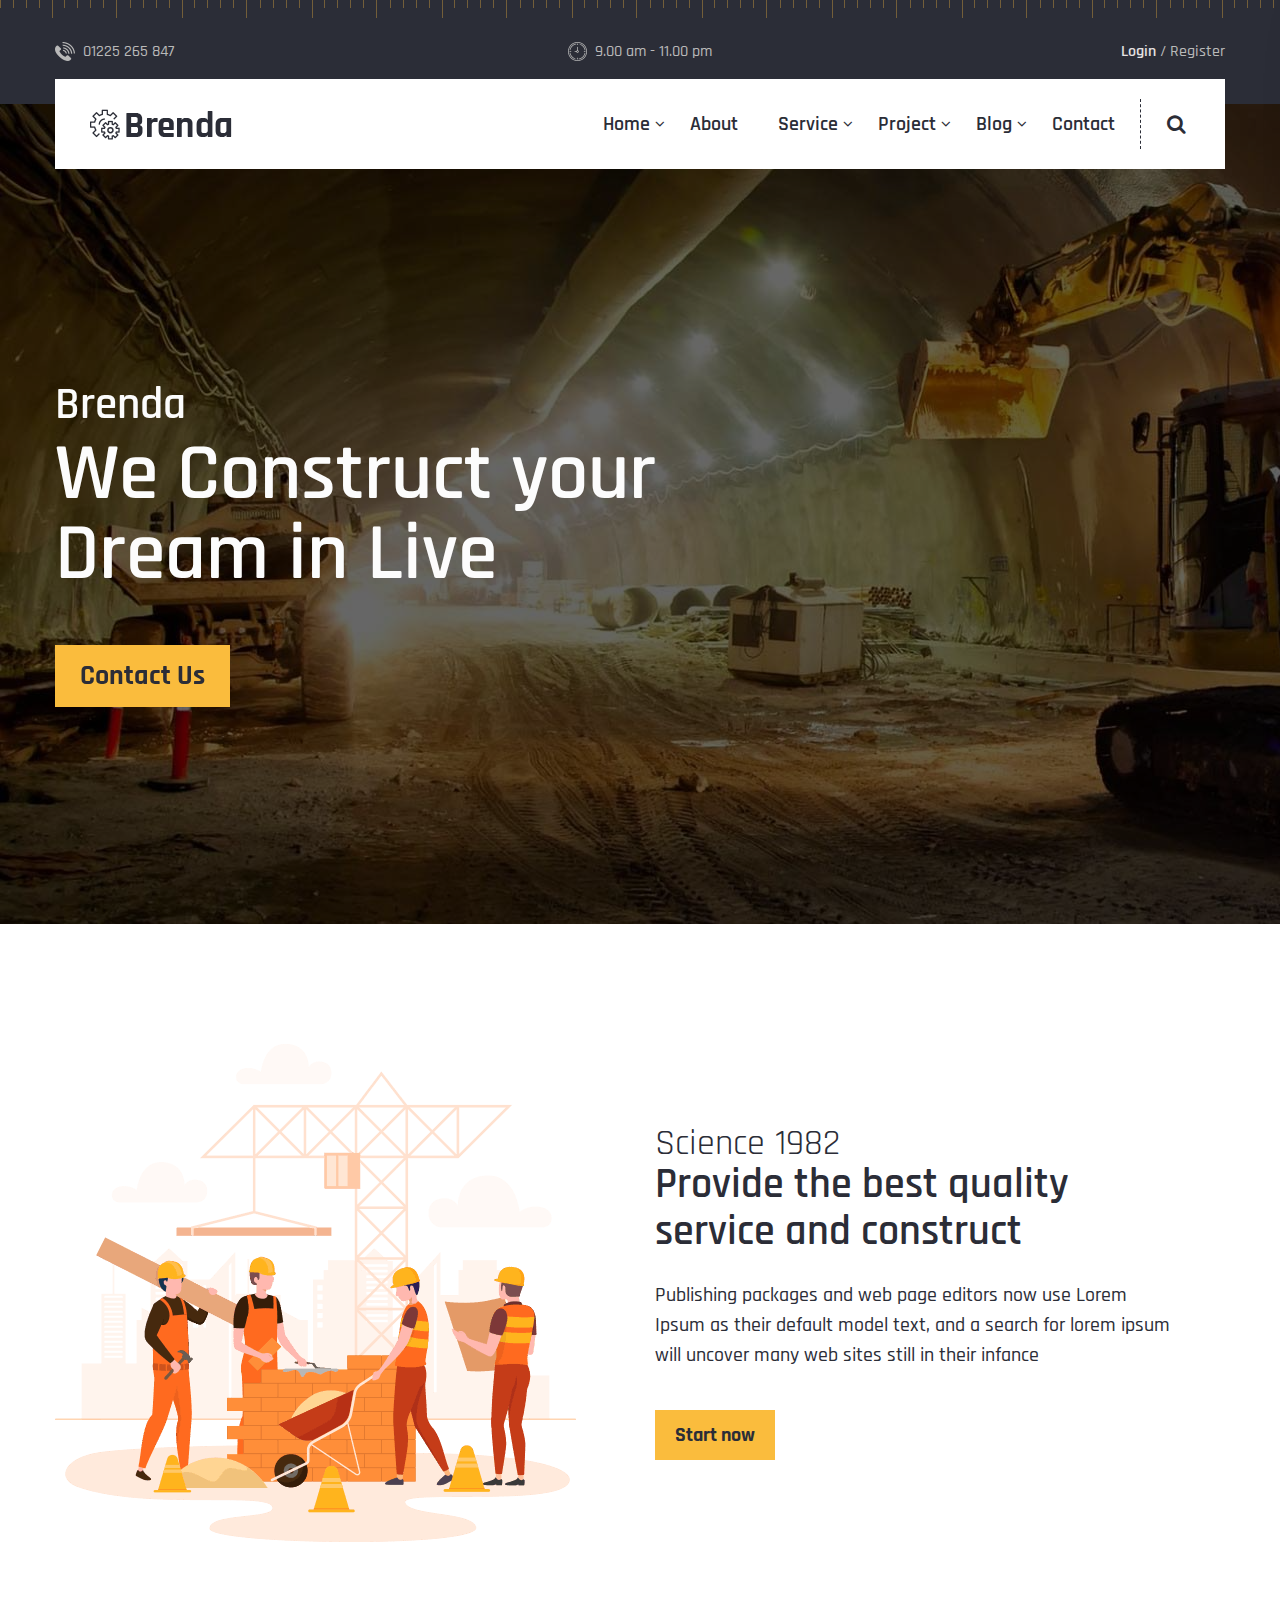
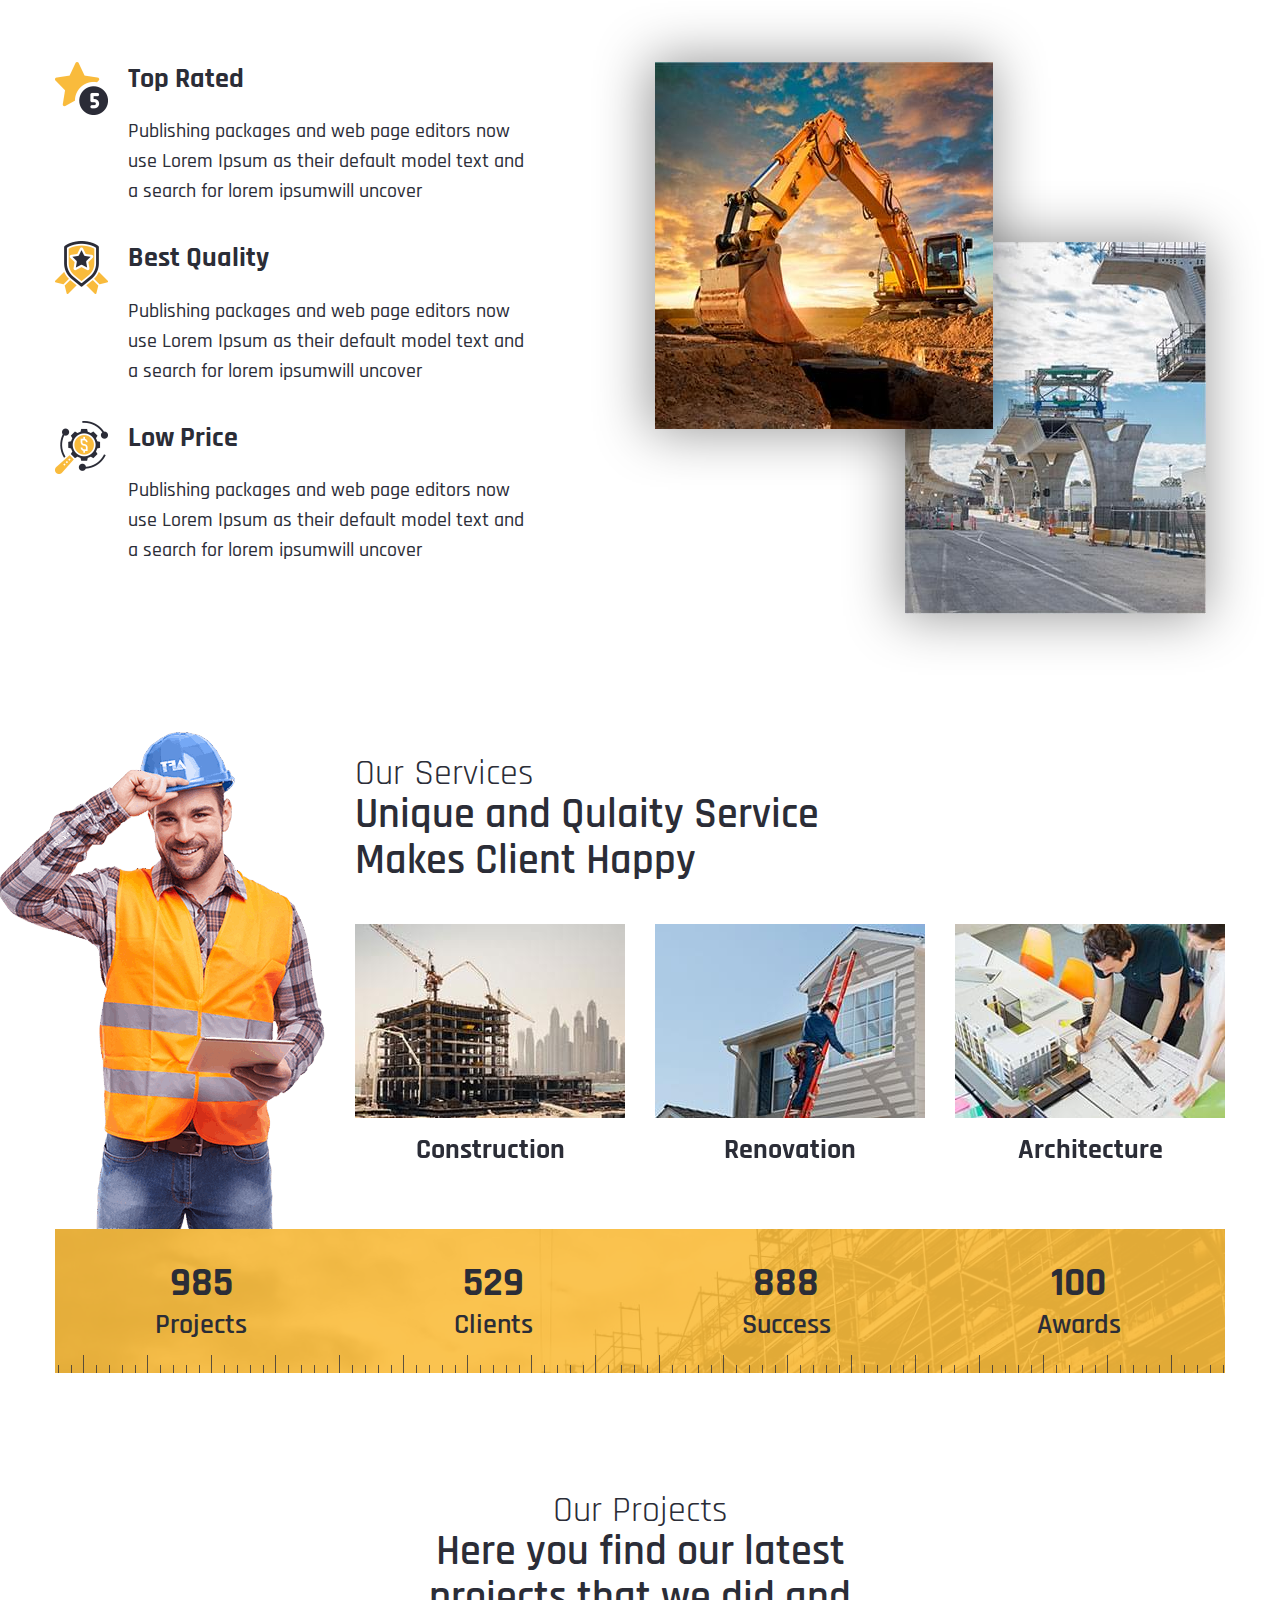
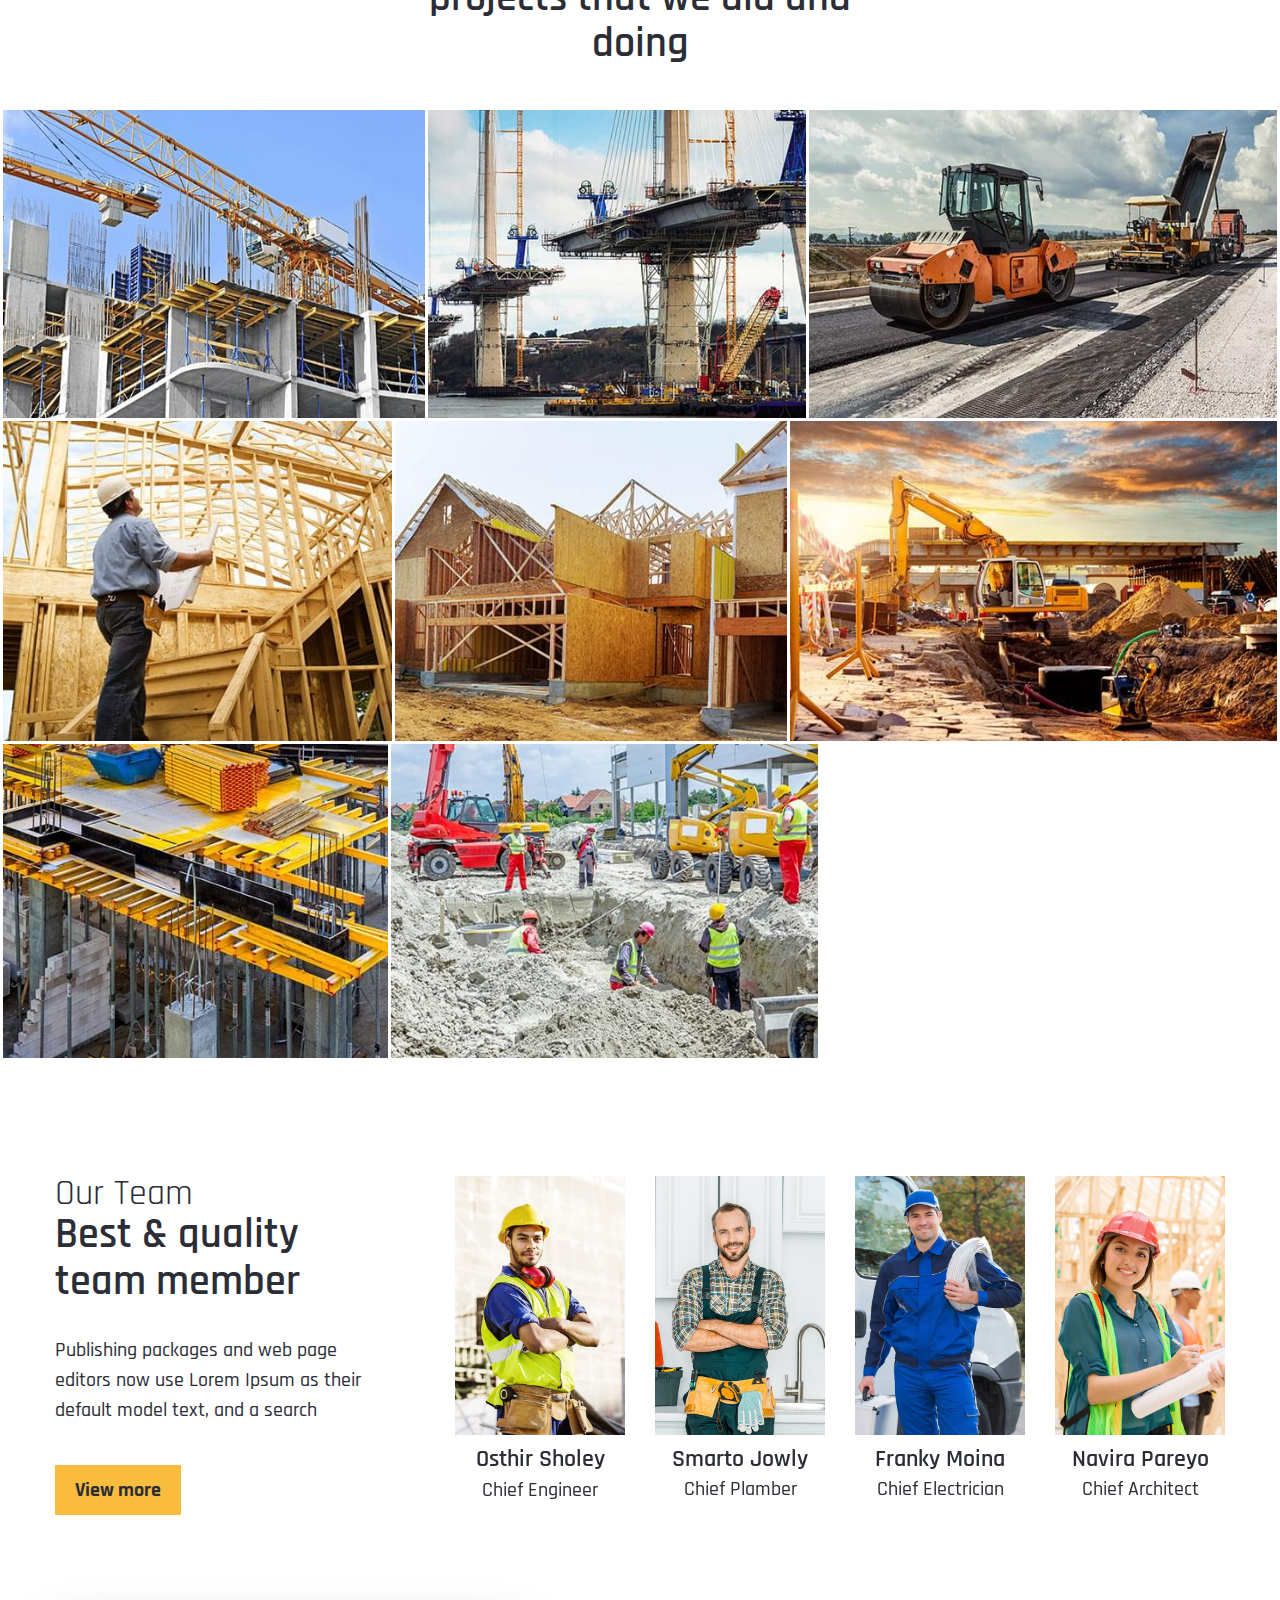
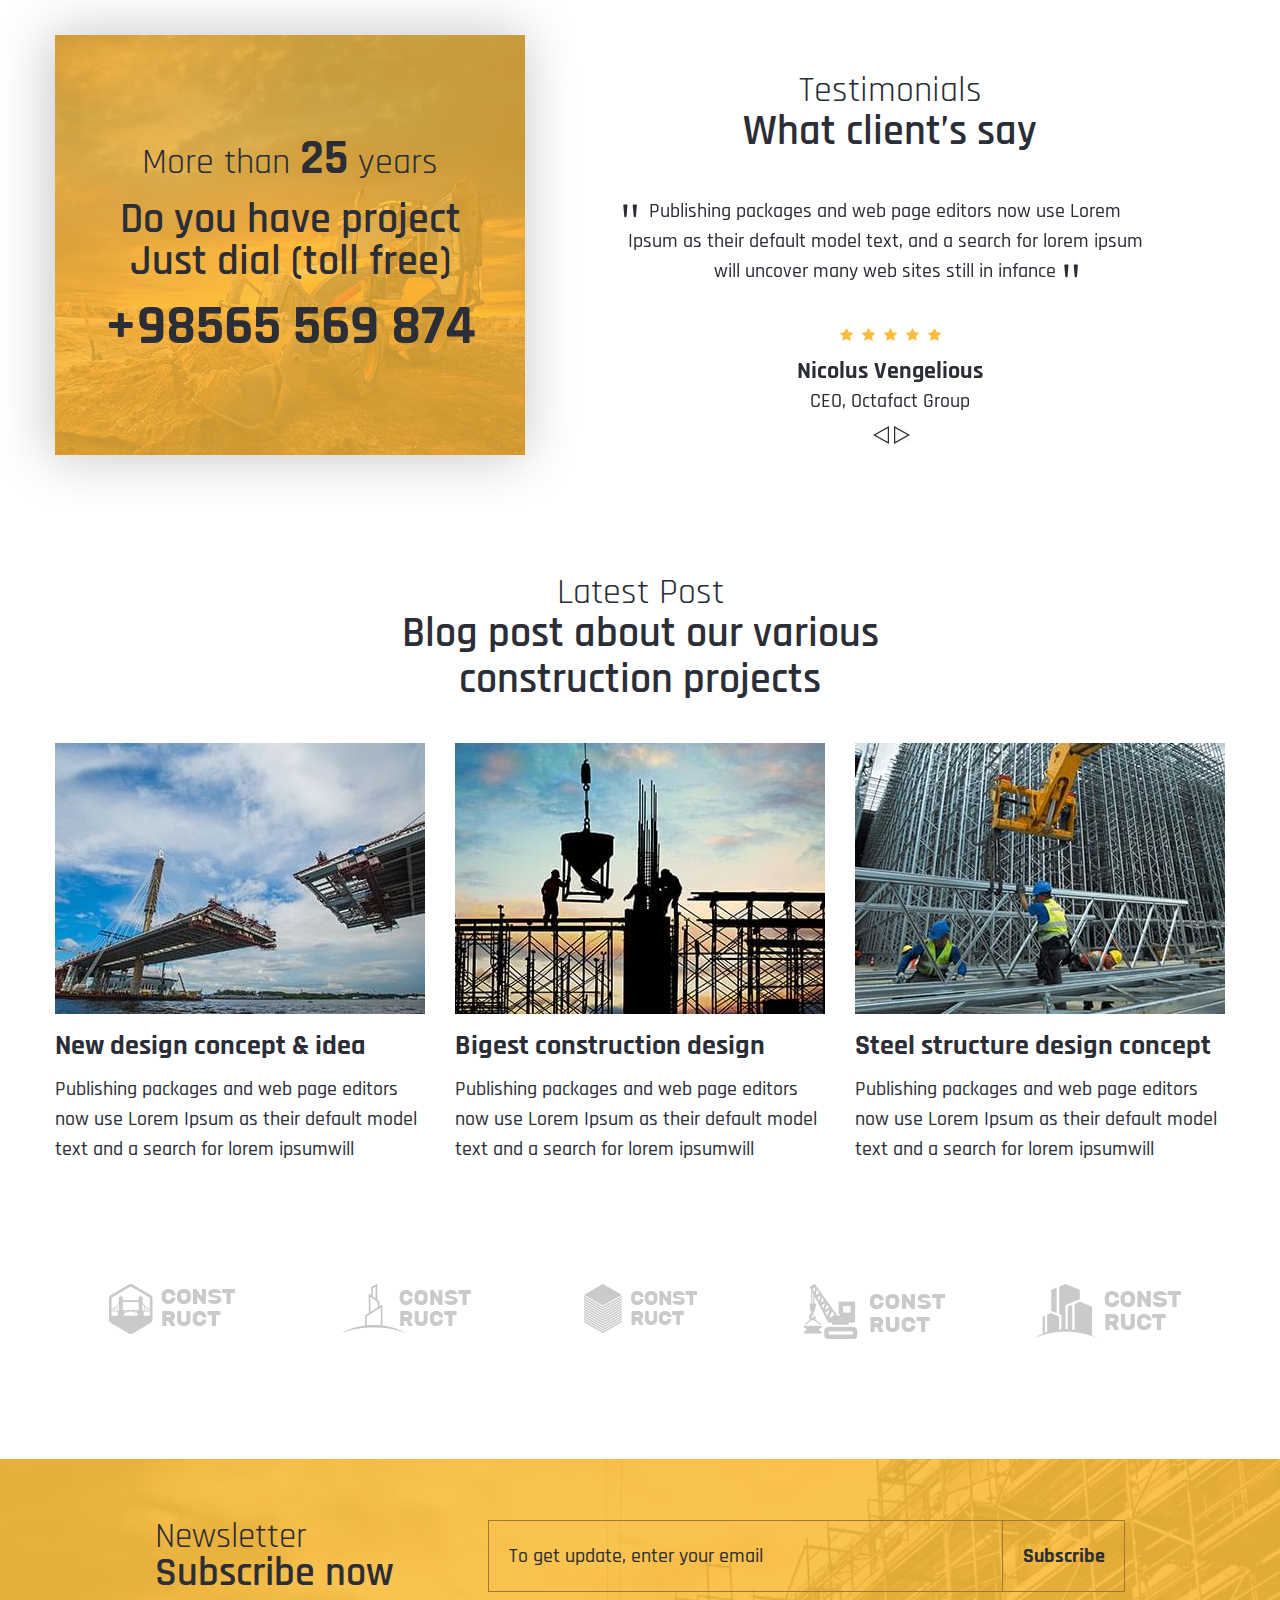
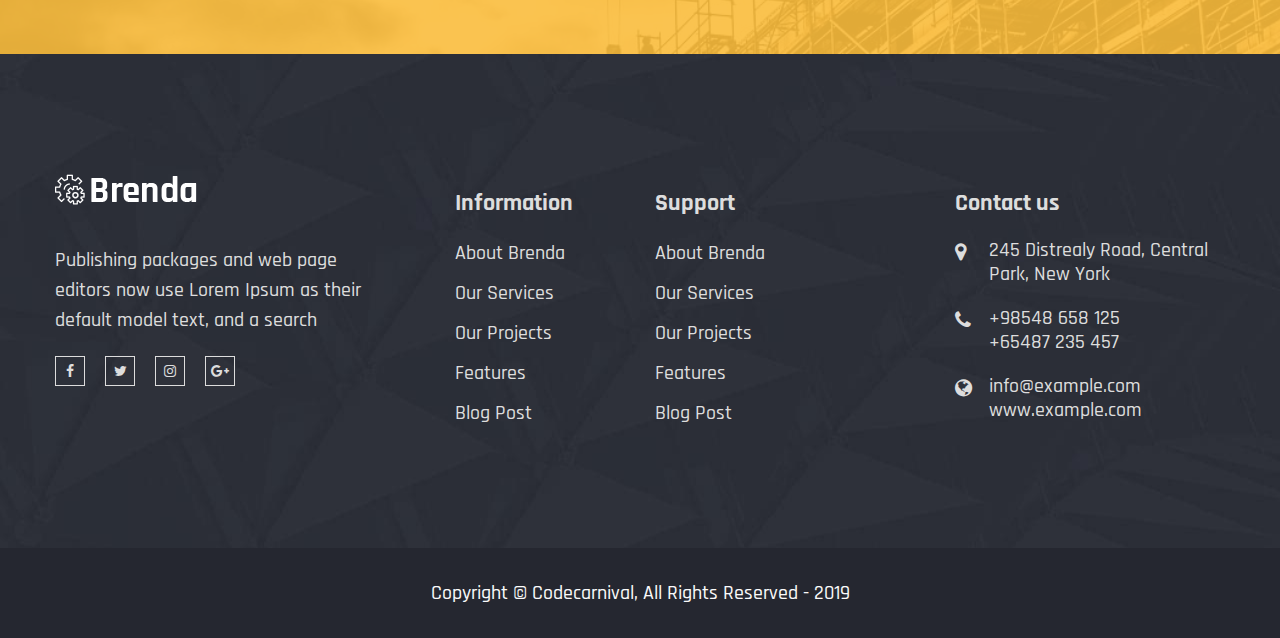
<file: index.html>
<!DOCTYPE html>
<html class="no-js" lang="zxx">
<!-- Mirrored from demo.hasthemes.com/brenda-preview/brenda/index.html by HTTrack Website Copier/3.x [XR&CO'2014], Sun, 15 Mar 2020 20:52:29 GMT -->
<head>
    <meta charset="utf-8">
    <meta http-equiv="X-UA-Compatible" content="IE=edge">
    <title>Brenda - Construction HTML Template</title>
    <meta name="description" content="">
    <meta name="viewport" content="width=device-width, initial-scale=1">
    <!-- Favicon -->
    <link rel="icon" href="assets/img/favicon.png">
    <!-- CSS
		============================================ -->
    <!-- Bootstrap CSS -->
    <link rel="stylesheet" href="assets/css/bootstrap.min.css">
    <!-- FontAwesome CSS -->
    <link rel="stylesheet" href="assets/css/font-awesome.min.css">
    <!-- Flaticon CSS -->
    <link rel="stylesheet" href="assets/css/flaticon.min.css">
    <!-- Slick Slider CSS -->
    <link rel="stylesheet" href="assets/css/plugins/slick.min.css">
    <!-- CSS Animation CSS -->
    <link rel="stylesheet" href="assets/css/plugins/cssanimation.min.css">
    <!-- Justified Gallery CSS -->
    <link rel="stylesheet" href="assets/css/plugins/justifiedGallery.min.css">
    <!-- Light Gallery CSS -->
    <link rel="stylesheet" href="assets/css/plugins/light-gallery.min.css">
    <!-- Vendor & Plugins CSS (Please remove the comment from below vendor.min.css & plugins.min.css for better website load performance and remove css files from avobe) -->
    <!--
		<link rel="stylesheet" href="assets/css/vendor.min.css">
		<link rel="stylesheet" href="assets/css/plugins/plugins.min.css">
		-->
    <!-- Main Style CSS -->
    <link rel="stylesheet" href="assets/css/style.css">
</head>
<body>
    <!--====================  header area ====================-->
    <div class="header-area header-sticky bg-img space__inner--y40 background-repeat--x background-color--dark d-none d-lg-block" data-bg="assets/img/icons/ruler.png">
        <!-- header top -->
        <div class="header-top">
            <div class="container">
                <div class="row">
                    <div class="col-lg-4">
                        <div class="header-top-info">
                            <span class="header-top-info__image pr-1"><img src="assets/img/icons/phone.png" alt=""></span>
                            <span class="header-top-info__text">01225 265 847</span>
                        </div>
                    </div>
                    <div class="col-lg-4">
                        <div class="header-top-info text-center">
                            <span class="header-top-info__image pr-1"><img src="assets/img/icons/clock.png" alt=""></span>
                            <span class="header-top-info__text">9.00 am - 11.00 pm</span>
                        </div>
                    </div>
                    <div class="col-lg-4">
                        <div class="header-top-info text-right">
                            <a class="header-top-info__link" href="login-register.html"><span>Login</span></a> / <a class="header-top-info__link" href="login-register.html">Register</a>
                        </div>
                    </div>
                </div>
            </div>
        </div>
        <!-- menu bar -->
        <div class="menu-bar position-relative">
            <div class="container">
                <div class="row">
                    <div class="col-lg-12">
                        <div class="menu-bar-wrapper background-color--default space__inner--x35">
                            <div class="menu-bar-wrapper-inner">
                                <div class="row align-items-center">
                                    <div class="col-lg-2">
                                        <div class="brand-logo">
                                            <a href="index.html">
                                                <img src="assets/img/logo.png" class="img-fluid" alt="">
                                            </a>
                                        </div>
                                    </div>
                                    <div class="col-lg-10">
                                        <div class="navigation-area d-flex justify-content-end align-items-center">
                                            <!-- navigation menu -->
                                            <nav class="main-nav-menu">
                                                <ul class="d-flex justify-content-end">
                                                    <li class="has-sub-menu">
                                                        <a href="index.html">Home</a>
                                                        <ul class="sub-menu">
                                                            <li><a href="index.html">Home One</a></li>
                                                            <li><a href="index-2.html">Home Two</a></li>
                                                        </ul>
                                                    </li>
                                                    <li><a href="about.html">About</a></li>
                                                    <li class="has-sub-menu">
                                                        <a href="service.html">Service</a>
                                                        <ul class="sub-menu">
                                                            <li><a href="service.html">Service Page</a></li>
                                                            <li><a href="service-details.html">Service Details Left Sidebar</a></li>
                                                            <li><a href="service-details-right-sidebar.html">Service Details Right Sidebar</a></li>
                                                            <li class="has-sub-menu">
                                                                <a href="#">Submenu Level One</a>
                                                                <ul class="sub-menu">
                                                                    <li><a href="#">Submenu Level Two</a></li>
                                                                    <li><a href="#">Submenu Level Two</a></li>
                                                                </ul>
                                                            </li>
                                                        </ul>
                                                    </li>
                                                    <li class="has-sub-menu">
                                                        <a href="project.html">Project</a>
                                                        <ul class="sub-menu">
                                                            <li><a href="project.html">Project Page</a></li>
                                                            <li><a href="project-details.html">Project Details</a></li>
                                                        </ul>
                                                    </li>
                                                    <li class="has-sub-menu">
                                                        <a href="blog-left-sidebar.html">Blog</a>
                                                        <ul class="sub-menu">
                                                            <li><a href="blog-left-sidebar.html">Blog Left Sidebar</a></li>
                                                            <li><a href="blog-right-sidebar.html">Blog Right Sidebar</a></li>
                                                            <li><a href="blog-details-left-sidebar.html">Blog Details Left Sidebar</a></li>
                                                            <li><a href="blog-details-right-sidebar.html">Blog Details Right Sidebar</a></li>
                                                            <li class="has-sub-menu">
                                                                <a href="#">Submenu Level One</a>
                                                                <ul class="sub-menu">
                                                                    <li class="has-sub-menu">
                                                                        <a href="#">Submenu Level Two</a>
                                                                        <ul class="sub-menu">
                                                                            <li><a href="#">Submenu Level Three</a></li>
                                                                            <li><a href="#">Submenu Level Three</a></li>
                                                                        </ul>
                                                                    </li>
                                                                    <li><a href="#">Submenu Level Two</a></li>
                                                                </ul>
                                                            </li>
                                                        </ul>
                                                    </li>
                                                    <li><a href="contact.html">Contact</a></li>
                                                </ul>
                                            </nav>
                                            <!-- search icon nav menu -->
                                            <div class="nav-search-icon">
                                                <button class="header-search-toggle"><i class="fa fa-search"></i></button>
                                                <div class="header-search-form">
                                                    <form action="#">
                                                        <input type="text" placeholder="Type and hit enter">
                                                        <button><i class="fa fa-search"></i></button>
                                                    </form>
                                                </div>
                                            </div>
                                        </div>
                                    </div>
                                </div>
                            </div>
                        </div>
                    </div>
                </div>
            </div>
        </div>
    </div>
    <!--====================  End of header area  ====================-->
    <!--====================  mobile header ====================-->
    <div class="mobile-header header-sticky bg-img space__inner--y30 background-repeat--x background-color--dark d-block d-lg-none" data-bg="assets/img/icons/ruler.png">
        <div class="container">
            <div class="row align-items-center">
                <div class="col-6">
                    <div class="brand-logo">
                        <a href="index.html">
                            <img src="assets/img/logo-white.png" class="img-fluid" alt="">
                        </a>
                    </div>
                </div>
                <div class="col-6">
                    <div class="mobile-menu-trigger-wrapper text-right" id="mobile-menu-trigger">
                        <span class="mobile-menu-trigger"></span>
                    </div>
                </div>
            </div>
        </div>
    </div>
    <!--====================  End of mobile header  ====================-->
    <!--====================  offcanvas mobile menu ====================-->
    <div class="offcanvas-mobile-menu" id="mobile-menu-overlay">
        <a href="javascript:void(0)" class="offcanvas-menu-close" id="mobile-menu-close-trigger">
            <span class="menu-close"></span>
        </a>
        <div class="offcanvas-wrapper">
            <div class="offcanvas-inner-content">
                <div class="offcanvas-mobile-search-area">
                    <form action="#">
                        <input type="search" placeholder="Search ...">
                        <button type="submit"><i class="fa fa-search"></i></button>
                    </form>
                </div>
                <nav class="offcanvas-navigation">
                    <ul>
                        <li class="menu-item-has-children">
                            <a href="#">Home</a>
                            <ul class="sub-menu-mobile">
                                <li><a href="index.html">Homepage One</a></li>
                                <li><a href="index-2.html">Homepage Two</a></li>
                            </ul>
                        </li>
                        <li><a href="about.html">About</a></li>
                        <li class="menu-item-has-children">
                            <a href="service.html">Service</a>
                            <ul class="sub-menu-mobile">
                                <li><a href="service.html">Service Page</a></li>
                                <li><a href="service-details.html">Service Details Left Sidebar</a></li>
                                <li><a href="service-details-right-sidebar.html">Service Details Right Sidebar</a></li>
                                <li class="menu-item-has-children">
                                    <a href="#">Submenu Level One</a>
                                    <ul class="sub-menu-mobile">
                                        <li><a href="#">Submenu Level Two</a></li>
                                        <li><a href="#">Submenu Level Two</a></li>
                                    </ul>
                                </li>
                            </ul>
                        </li>
                        <li class="menu-item-has-children">
                            <a href="javascript:void(0)">Project</a>
                            <ul class="sub-menu-mobile">
                                <li><a href="project.html">Project Page</a></li>
                                <li><a href="project-details.html">Project Details</a></li>
                            </ul>
                        </li>
                        <li class="menu-item-has-children">
                            <a href="javascript:void(0)">Blog</a>
                            <ul class="sub-menu-mobile">
                                <li><a href="blog-left-sidebar.html">Blog Left Sidebar</a></li>
                                <li><a href="blog-right-sidebar.html">Blog Right Sidebar</a></li>
                                <li><a href="blog-details-left-sidebar.html">Blog Details Left Sidebar</a></li>
                                <li><a href="blog-details-right-sidebar.html">Blog Details Right Sidebar</a></li>
                                <li class="menu-item-has-children">
                                    <a href="#">Submenu Level One</a>
                                    <ul class="sub-menu-mobile">
                                        <li class="menu-item-has-children">
                                            <a href="#">Submenu Level Two</a>
                                            <ul class="sub-menu-mobile">
                                                <li><a href="#">Submenu Level Three</a></li>
                                                <li><a href="#">Submenu Level Three</a></li>
                                            </ul>
                                        </li>
                                        <li><a href="#">Submenu Level Two</a></li>
                                    </ul>
                                </li>
                            </ul>
                        </li>
                        <li><a href="contact.html">Contact</a></li>
                    </ul>
                </nav>
                <div class="offcanvas-widget-area">
                    <div class="off-canvas-contact-widget">
                        <div class="header-contact-info">
                            <ul class="header-contact-info__list">
                                <li><i class="fa fa-phone"></i> 01225 265 847</li>
                                <li><i class="fa fa-clock-o"></i> 9.00 am - 11.00 pm</li>
                                <li><i class="fa fa-user"></i> <a href="login-register.html">Login / Register</a></li>
                            </ul>
                        </div>
                    </div>
                    <!--Off Canvas Widget Social Start-->
                    <div class="off-canvas-widget-social">
                        <a href="#" title="Facebook"><i class="fa fa-facebook"></i></a>
                        <a href="#" title="Twitter"><i class="fa fa-twitter"></i></a>
                        <a href="#" title="LinkedIn"><i class="fa fa-linkedin"></i></a>
                        <a href="#" title="Youtube"><i class="fa fa-youtube-play"></i></a>
                        <a href="#" title="Vimeo"><i class="fa fa-vimeo-square"></i></a>
                    </div>
                    <!--Off Canvas Widget Social End-->
                </div>
            </div>
        </div>
    </div>
    <!--====================  End of offcanvas mobile menu  ====================-->
    <!--====================  hero slider area ====================-->
    <div class="hero-slider-area space__bottom--r120">
        <div class="hero-slick-slider-wrapper">
            <div class="single-hero-slider single-hero-slider--background single-hero-slider--overlay position-relative bg-img" data-bg="assets/img/hero-slider/hero-slider-1.jpg">
                <div class="container">
                    <div class="row">
                        <div class="col-lg-12">
                            <!-- hero slider content -->
                            <div class="hero-slider-content hero-slider-content--extra-space">
                                <h3 class="hero-slider-content__subtitle">Brenda</h3>
                                <h2 class="hero-slider-content__title space__bottom--50">We Construct your Dream in Live</h2>
                                <a href="contact.html" class="default-btn default-btn--hero-slider">Contact Us</a>
                            </div>
                        </div>
                    </div>
                </div>
            </div>
            <div class="single-hero-slider single-hero-slider--background single-hero-slider--overlay position-relative bg-img" data-bg="assets/img/hero-slider/hero-slider-2.jpg">
                <div class="container">
                    <div class="row">
                        <div class="col-lg-12">
                            <!-- hero slider content -->
                            <div class="hero-slider-content hero-slider-content--extra-space">
                                <h3 class="hero-slider-content__subtitle">Brenda</h3>
                                <h2 class="hero-slider-content__title space__bottom--50">We Construct your Dream in Live</h2>
                                <a href="contact.html" class="default-btn default-btn--hero-slider">Contact Us</a>
                            </div>
                        </div>
                    </div>
                </div>
            </div>
        </div>
    </div>
    <!--====================  End of hero slider area  ====================-->
    <!--====================  about area ====================-->
    <div class="about-area space__bottom--r120 ">
        <div class="container">
            <div class="row align-items-center row-25">
                <div class="col-md-6">
                    <div class="about-image space__bottom__lm--30">
                        <img src="assets/img/about/about-section-1.png" class="img-fluid" alt="">
                    </div>
                </div>
                <div class="col-md-6">
                    <div class="about-content">
                        <!-- section title -->
                        <div class="section-title space__bottom--25">
                            <h3 class="section-title__sub">Science 1982</h3>
                            <h2 class="section-title__title">Provide the best quality service and construct</h2>
                        </div>
                        <p class="about-content__text space__bottom--40">Publishing packages and web page editors now use Lorem Ipsum as their default model text, and a search for lorem ipsum will uncover many web sites still in their infance</p>
                        <a href="contact.html" class="default-btn">Start now</a>
                    </div>
                </div>
            </div>
        </div>
    </div>
    <!--====================  End of about area  ====================-->
    <!--====================  feature area ====================-->
    <div class="feature-area space__bottom--r120">
        <div class="container">
            <div class="row">
                <div class="col-lg-6 order-2 order-lg-1">
                    <!-- feature content wrapper -->
                    <div class="feature-content-wrapper space__bottom--m35">
                        <div class="single-feature space__bottom--35">
                            <div class="single-feature__icon">
                                <img src="assets/img/icons/feature-1.png" class="img-fluid" alt="">
                            </div>
                            <div class="single-feature__content">
                                <h4 class="single-feature__title">Top Rated</h4>
                                <p class="single-feature__text">Publishing packages and web page editors now use Lorem Ipsum as their default model text and a search for lorem ipsumwill uncover</p>
                            </div>
                        </div>
                        <div class="single-feature space__bottom--35">
                            <div class="single-feature__icon">
                                <img src="assets/img/icons/feature-2.png" class="img-fluid" alt="">
                            </div>
                            <div class="single-feature__content">
                                <h4 class="single-feature__title">Best Quality</h4>
                                <p class="single-feature__text">Publishing packages and web page editors now use Lorem Ipsum as their default model text and a search for lorem ipsumwill uncover</p>
                            </div>
                        </div>
                        <div class="single-feature space__bottom--35">
                            <div class="single-feature__icon">
                                <img src="assets/img/icons/feature-3.png" class="img-fluid" alt="">
                            </div>
                            <div class="single-feature__content">
                                <h4 class="single-feature__title">Low Price</h4>
                                <p class="single-feature__text">Publishing packages and web page editors now use Lorem Ipsum as their default model text and a search for lorem ipsumwill uncover</p>
                            </div>
                        </div>
                    </div>
                </div>
                <div class="col-lg-6 space__bottom__md--40 space__bottom__lm--40 order-1 order-lg-2">
                    <!-- feature content image -->
                    <div class="feature-content-image">
                        <img src="assets/img/feature/feature-banner-1.jpg" class="img-fluid" alt="">
                        <img src="assets/img/feature/feature-banner-2.jpg" class="img-fluid" alt="">
                    </div>
                </div>
            </div>
        </div>
    </div>
    <!--====================  End of feature area  ====================-->
    <!--====================  service area ====================-->
    <div class="service-area">
        <div class="container">
            <div class="row">
                <div class="col-xl-3 col-lg-5">
                    <!-- service banner -->
                    <div class="service-banner space__bottom__md--40 space__bottom__lm--40">
                        <img src="assets/img/service/service-man.png" class="float-none float-lg-right" alt="">
                    </div>
                </div>
                <div class="col-xl-9 col-lg-7 mt-0 mt-lg-4">
                    <!-- section title -->
                    <div class="section-title space__bottom--40">
                        <h3 class="section-title__sub">Our Services</h3>
                        <h2 class="section-title__title">Unique and Qulaity Service Makes Client Happy</h2>
                    </div>
                    <!-- service slider -->
                    <div class="row service-slider-wrapper space__bottom__md--40 space__bottom__lm--40">
                        <div class="col single-service text-center">
                            <div class="single-service__image space__bottom--15">
                                <a href="service.html"><img src="assets/img/service/service-1.jpg" class="img-fluid" alt=""></a>
                            </div>
                            <h4 class="single-service__content">
                                <a href="service.html">Construction</a>
                            </h4>
                        </div>
                        <div class="col single-service text-center">
                            <div class="single-service__image space__bottom--15">
                                <a href="service.html"><img src="assets/img/service/service-2.jpg" class="img-fluid" alt=""></a>
                            </div>
                            <h4 class="single-service__content">
                                <a href="service.html">Renovation</a>
                            </h4>
                        </div>
                        <div class="col single-service text-center">
                            <div class="single-service__image space__bottom--15">
                                <a href="service.html"><img src="assets/img/service/service-3.jpg" class="img-fluid" alt=""></a>
                            </div>
                            <h4 class="single-service__content">
                                <a href="service.html">Architecture</a>
                            </h4>
                        </div>
                        <div class="col single-service text-center">
                            <div class="single-service__image space__bottom--15">
                                <a href="service.html"><img src="assets/img/service/service-4.jpg" class="img-fluid" alt=""></a>
                            </div>
                            <h4 class="single-service__content">
                                <a href="service.html">Concrete Supply</a>
                            </h4>
                        </div>
                        <div class="col single-service text-center">
                            <div class="single-service__image space__bottom--15">
                                <a href="service.html"><img src="assets/img/service/service-5.jpg" class="img-fluid" alt=""></a>
                            </div>
                            <h4 class="single-service__content">
                                <a href="service.html">Laminate Flooring</a>
                            </h4>
                        </div>
                        <div class="col single-service text-center">
                            <div class="single-service__image space__bottom--15">
                                <a href="service.html"><img src="assets/img/service/service-6.jpg" class="img-fluid" alt=""></a>
                            </div>
                            <h4 class="single-service__content">
                                <a href="service.html">Project Planning</a>
                            </h4>
                        </div>
                    </div>
                </div>
            </div>
        </div>
    </div>
    <!--====================  End of service area  ====================-->
    <!--====================  fun fact area ====================-->
    <div class="fun-fact-area space__bottom--r120">
        <div class="container">
            <div class="row">
                <div class="col-lg-12">
                    <!-- fun fact wrapper -->
                    <div class="fun-fact-wrapper fun-fact-wrapper-bg bg-img" data-bg="assets/img/backgrounds/funfact-bg.jpg">
                        <div class="fun-fact-inner background-color--default-overlay background-repeat--x-bottom space__inner--y30 bg-img" data-bg="assets/img/icons/ruler-black.png">
                            <div class="fun-fact-content-wrapper">
                                <div class="single-fun-fact">
                                    <h3 class="single-fun-fact__number counter">985</h3>
                                    <h4 class="single-fun-fact__text">Projects</h4>
                                </div>
                                <div class="single-fun-fact">
                                    <h3 class="single-fun-fact__number counter">529</h3>
                                    <h4 class="single-fun-fact__text">Clients</h4>
                                </div>
                                <div class="single-fun-fact">
                                    <h3 class="single-fun-fact__number counter">888</h3>
                                    <h4 class="single-fun-fact__text">Success</h4>
                                </div>
                                <div class="single-fun-fact">
                                    <h3 class="single-fun-fact__number counter">100</h3>
                                    <h4 class="single-fun-fact__text">Awards</h4>
                                </div>
                            </div>
                        </div>
                    </div>
                </div>
            </div>
        </div>
    </div>
    <!--====================  End of fun fact area  ====================-->
    <!--====================  project area ====================-->
    <div class="project-area space__bottom--r120">
        <div class="container">
            <div class="row">
                <div class="col-lg-12">
                    <!-- section title -->
                    <div class="section-title text-center  space__bottom--40 mx-auto">
                        <h3 class="section-title__sub">Our Projects</h3>
                        <h2 class="section-title__title">Here you find our latest projects that we did and doing</h2>
                    </div>
                </div>
            </div>
        </div>
        <div class="project-wrapper space__bottom--m5" id="project-justify-wrapper">
            <div class="single-project-wrapper">
                <a class="single-project-item" href="project-details.html">
                    <img src="assets/img/projects/project1.jpg" class="img-fluid" alt="">
                    <span class="single-project-title">Western Shopping Mall</span>
                </a>
            </div>
            <div class="single-project-wrapper">
                <a class="single-project-item" href="project-details.html">
                    <img src="assets/img/projects/project2.jpg" class="img-fluid" alt="">
                    <span class="single-project-title">City Flyover</span>
                </a>
            </div>
            <div class="single-project-wrapper">
                <a class="single-project-item" href="project-details.html">
                    <img src="assets/img/projects/project3.jpg" class="img-fluid" alt="">
                    <span class="single-project-title">Highway Carpeting</span>
                </a>
            </div>
            <div class="single-project-wrapper">
                <a class="single-project-item" href="project-details.html">
                    <img src="assets/img/projects/project4.jpg" class="img-fluid" alt="">
                    <span class="single-project-title">House Infrustructure Making</span>
                </a>
            </div>
            <div class="single-project-wrapper">
                <a class="single-project-item" href="project-details.html">
                    <img src="assets/img/projects/project5.jpg" class="img-fluid" alt="">
                    <span class="single-project-title">Wooden House</span>
                </a>
            </div>
            <div class="single-project-wrapper">
                <a class="single-project-item" href="project-details.html">
                    <img src="assets/img/projects/project6.jpg" class="img-fluid" alt="">
                    <span class="single-project-title">Road Repairing</span>
                </a>
            </div>
            <div class="single-project-wrapper">
                <a class="single-project-item" href="project-details.html">
                    <img src="assets/img/projects/project7.jpg" class="img-fluid" alt="">
                    <span class="single-project-title">Apartment Building</span>
                </a>
            </div>
            <div class="single-project-wrapper">
                <a class="single-project-item" href="project-details.html">
                    <img src="assets/img/projects/project8.jpg" class="img-fluid" alt="">
                    <span class="single-project-title">Bridge Construction</span>
                </a>
            </div>
        </div>
    </div>
    <!--====================  End of project area  ====================-->
    <!--====================  team area ====================-->
    <div class="team-area space__bottom--r120 position-relative">
        <div class="container">
            <div class="row">
                <div class="col-lg-4 space__bottom__md--40 space__bottom__lm--40">
                    <div class="team-member-title-wrapper">
                        <!-- section title -->
                        <div class="section-title space__bottom--30 space__bottom__md--30  space__bottom__lm--20">
                            <h3 class="section-title__sub">Our Team</h3>
                            <h2 class="section-title__title">Best & quality team member</h2>
                        </div>
                        <p class="team-text space__bottom--40 space__bottom__md--30 space__bottom__lm--20">Publishing packages and web page editors now use Lorem Ipsum as their default model text, and a search</p>
                        <a href="about.html" class="default-btn">View more</a>
                    </div>
                </div>
                <div class="col-lg-8 team-slider-column-wrapper">
                    <!-- team member slider -->
                    <div class="team-slider-wrapper row">
                        <div class="single-team-member col text-center">
                            <div class="single-team-member__image space__bottom--10">
                                <img src="assets/img/team/team-member1.jpg" alt="">
                            </div>
                            <h5 class="single-team-member__name">Osthir Sholey</h5>
                            <p class="single-team-member__des">Chief Engineer</p>
                        </div>
                        <div class="single-team-member col text-center">
                            <div class="single-team-member__image space__bottom--10">
                                <img src="assets/img/team/team-member2.jpg" alt="">
                            </div>
                            <h5 class="single-team-member__name">Smarto Jowly</h5>
                            <p class="single-team-member__des">Chief Plamber</p>
                        </div>
                        <div class="single-team-member col text-center">
                            <div class="single-team-member__image space__bottom--10">
                                <img src="assets/img/team/team-member3.jpg" alt="">
                            </div>
                            <h5 class="single-team-member__name">Franky Moina</h5>
                            <p class="single-team-member__des">Chief Electrician</p>
                        </div>
                        <div class="single-team-member col text-center">
                            <div class="single-team-member__image space__bottom--10">
                                <img src="assets/img/team/team-member4.jpg" alt="">
                            </div>
                            <h5 class="single-team-member__name">Navira Pareyo</h5>
                            <p class="single-team-member__des">Chief Architect</p>
                        </div>
                        <div class="single-team-member col text-center">
                            <div class="single-team-member__image space__bottom--10">
                                <img src="assets/img/team/team-member5.jpg" alt="">
                            </div>
                            <h5 class="single-team-member__name">Tandur Belali</h5>
                            <p class="single-team-member__des">Engineer</p>
                        </div>
                        <div class="single-team-member col text-center">
                            <div class="single-team-member__image space__bottom--10">
                                <img src="assets/img/team/team-member4.jpg" alt="">
                            </div>
                            <h5 class="single-team-member__name">John Doe</h5>
                            <p class="single-team-member__des">Site Engineer</p>
                        </div>
                    </div>
                </div>
            </div>
        </div>
    </div>
    <!--====================  End of team area  ====================-->
    <!--====================  testimonial cta area ====================-->
    <div class="testimonial-cta-area space__bottom--r120">
        <div class="container">
            <div class="row align-items-center">
                <div class="col-lg-5 space__bottom__md--40 space__bottom__lm--40">
                    <!-- cta block -->
                    <div class="cta-block cta-block--shadow cta-block--bg bg-img" data-bg="assets/img/backgrounds/cta-bg.jpg">
                        <div class="cta-block__inner background-color--default-light-overlay space__inner--ry100">
                            <p class="cta-block__light-text text-center">More than <span>25</span> years</p>
                            <p class="cta-block__semi-bold-text text-center">Do you have project <br> Just dial (toll free)</p>
                                <p class="cta-block__bold-text text-center">+98565 569 874</p>
                        </div>
                    </div>
                </div>
                <div class="col-lg-7">
                    <!-- section title -->
                    <div class="section-title text-center  space__bottom--40 mx-auto">
                        <h3 class="section-title__sub">Testimonials</h3>
                        <h2 class="section-title__title">What client’s say</h2>
                    </div>
                    <!-- testimonial slider -->
                    <div class="testimonial-slider-wrapper space__inner__bottom__md--30  space__inner__bottom__lm--30">
                        <div class="single-testimonial text-center">
                            <p class="single-testimonial__text space__bottom--40"> <span class="quote-left">"</span> Publishing packages and web page editors now use Lorem Ipsum as their default model text, and a search for lorem ipsum will uncover many web sites still in infance <span class="quote-right">"</span></p>
                            <div class="single-testimonial__rating space__bottom--10">
                                <i class="fa fa-star"></i>
                                <i class="fa fa-star"></i>
                                <i class="fa fa-star"></i>
                                <i class="fa fa-star"></i>
                                <i class="fa fa-star"></i>
                            </div>
                            <h5 class="single-testimonial__author">Nicolus Vengelious</h5>
                            <p class="single-testimonial__author-des">CEO, Octafact Group</p>
                        </div>
                        <div class="single-testimonial text-center">
                            <p class="single-testimonial__text space__bottom--40"> <span class="quote-left">"</span> Publishing packages and web page editors now use Lorem Ipsum as their default model text, and a search for lorem ipsum will uncover many web sites still in infance <span class="quote-right">"</span></p>
                            <div class="single-testimonial__rating space__bottom--10">
                                <i class="fa fa-star"></i>
                                <i class="fa fa-star"></i>
                                <i class="fa fa-star"></i>
                                <i class="fa fa-star"></i>
                                <i class="fa fa-star"></i>
                            </div>
                            <h5 class="single-testimonial__author">John Doe</h5>
                            <p class="single-testimonial__author-des">CTO, HB Group</p>
                        </div>
                        <div class="single-testimonial text-center">
                            <p class="single-testimonial__text space__bottom--40"> <span class="quote-left">"</span> Publishing packages and web page editors now use Lorem Ipsum as their default model text, and a search for lorem ipsum will uncover many web sites still in infance <span class="quote-right">"</span></p>
                            <div class="single-testimonial__rating space__bottom--10">
                                <i class="fa fa-star"></i>
                                <i class="fa fa-star"></i>
                                <i class="fa fa-star"></i>
                                <i class="fa fa-star"></i>
                                <i class="fa fa-star"></i>
                            </div>
                            <h5 class="single-testimonial__author">Jonathon Doe</h5>
                            <p class="single-testimonial__author-des">CIO, Oct Group</p>
                        </div>
                    </div>
                </div>
            </div>
        </div>
    </div>
    <!--====================  End of testimonial cta area  ====================-->
    <!--====================  blog grid slider area ====================-->
    <div class="blog-grid-slider-area space__bottom--r120">
        <div class="container">
            <div class="row">
                <div class="col-lg-12">
                    <!-- section title -->
                    <div class="section-title text-center  space__bottom--40 mx-auto">
                        <h3 class="section-title__sub">Latest Post</h3>
                        <h2 class="section-title__title">Blog post about our various construction projects</h2>
                    </div>
                </div>
            </div>
            <div class="row">
                <div class="col-lg-12">
                    <div class="blog-grid-wrapper space__bottom--m40">
                        <div class="row">
                            <div class="col-md-4">
                                <div class="single-blog-grid space__bottom--40">
                                    <div class="single-blog-grid__image space__bottom--15">
                                        <a href="blog-details-left-sidebar.html">
                                            <img src="assets/img/blog/grid1.jpg" class="img-fluid" alt="">
                                        </a>
                                    </div>
                                    <h4 class="single-blog-grid__title space__bottom--10"><a href="blog-details-left-sidebar.html"> New design concept & idea</a></h4>
                                    <p class="single-blog-grid__text">Publishing packages and web page editors now use Lorem Ipsum as their default model text and a search for lorem ipsumwill</p>
                                </div>
                            </div>
                            <div class="col-md-4">
                                <div class="single-blog-grid space__bottom--40">
                                    <div class="single-blog-grid__image space__bottom--15">
                                        <a href="blog-details-left-sidebar.html">
                                            <img src="assets/img/blog/grid2.jpg" class="img-fluid" alt="">
                                        </a>
                                    </div>
                                    <h4 class="single-blog-grid__title space__bottom--10"><a href="blog-details-left-sidebar.html"> Bigest construction design</a></h4>
                                    <p class="single-blog-grid__text">Publishing packages and web page editors now use Lorem Ipsum as their default model text and a search for lorem ipsumwill</p>
                                </div>
                            </div>
                            <div class="col-md-4">
                                <div class="single-blog-grid space__bottom--40">
                                    <div class="single-blog-grid__image space__bottom--15">
                                        <a href="blog-details-left-sidebar.html">
                                            <img src="assets/img/blog/grid3.jpg" class="img-fluid" alt="">
                                        </a>
                                    </div>
                                    <h4 class="single-blog-grid__title space__bottom--10"><a href="blog-details-left-sidebar.html"> Steel structure design concept</a></h4>
                                    <p class="single-blog-grid__text">Publishing packages and web page editors now use Lorem Ipsum as their default model text and a search for lorem ipsumwill</p>
                                </div>
                            </div>
                        </div>
                    </div>
                </div>
            </div>
        </div>
    </div>
    <!--====================  End of blog grid slider area  ====================-->
    <!--====================  brand logo area ====================-->
    <div class="brand-logo-area space__bottom--r120">
        <div class="container">
            <div class="row">
                <div class="col-lg-12">
                    <!-- brand logo slider -->
                    <div class="brand-logo-wrapper">
                        <div class="single-brand-logo">
                            <a href="#"><img src="assets/img/brand-logo/logo1.png" class="img-fluid" alt=""></a>
                        </div>
                        <div class="single-brand-logo">
                            <a href="#"><img src="assets/img/brand-logo/logo2.png" class="img-fluid" alt=""></a>
                        </div>
                        <div class="single-brand-logo">
                            <a href="#"><img src="assets/img/brand-logo/logo3.png" class="img-fluid" alt=""></a>
                        </div>
                        <div class="single-brand-logo">
                            <a href="#"><img src="assets/img/brand-logo/logo4.png" class="img-fluid" alt=""></a>
                        </div>
                        <div class="single-brand-logo">
                            <a href="#"><img src="assets/img/brand-logo/logo5.png" class="img-fluid" alt=""></a>
                        </div>
                        <div class="single-brand-logo">
                            <a href="#"><img src="assets/img/brand-logo/logo4.png" class="img-fluid" alt=""></a>
                        </div>
                    </div>
                </div>
            </div>
        </div>
    </div>
    <!--====================  End of brand logo area  ====================-->
    <!--====================  newsletter area ====================-->
    <div class="newsletter-area newsletter-area-bg bg-img" data-bg="assets/img/backgrounds/newsletter-bg.jpg">
        <div class="newsletter-wrapper background-color--default-overlay space__inner--y60">
            <div class="container">
                <div class="row">
                    <div class="col-lg-12 col-xl-10 mx-auto">
                        <div class="row align-items-center">
                            <div class="col-lg-4 mb-3 mb-lg-0">
                                <!-- newsletter title -->
                                <h3 class="newsletter-title"><span>Newsletter</span> Subscribe now</h3>
                            </div>
                            <div class="col-lg-8">
                                <div class="newsletter-form">
                                    <form id="mc-form" class="mc-form">
                                        <input type="email" placeholder="To get update, enter your email">
                                        <button class="theme-button" type="submit">Subscribe</button>
                                    </form>
                                    <!-- mailchimp-alerts Start -->
                                    <div class="mailchimp-alerts">
                                        <div class="mailchimp-submitting"></div><!-- mailchimp-submitting end -->
                                        <div class="mailchimp-success"></div><!-- mailchimp-success end -->
                                        <div class="mailchimp-error"></div><!-- mailchimp-error end -->
                                    </div>
                                    <!-- mailchimp-alerts end -->
                                </div>
                            </div>
                        </div>
                    </div>
                </div>
            </div>
        </div>
    </div>
    <!--====================  End of newsletter area  ====================-->
    <!--====================  footer area ====================-->
    <div class="footer-area bg-img space__inner--ry120" data-bg="assets/img/backgrounds/footer-bg.jpg">
        <div class="container">
            <div class="row">
                <div class="col-lg-4 col-md-6">
                    <div class="footer-widget">
                        <div class="footer-widget__logo space__bottom--40">
                            <a href="index.html">
                                <img src="assets/img/logo-white.png" class="img-fluid" alt="">
                            </a>
                        </div>
                        <p class="footer-widget__text space__bottom--20">Publishing packages and web page editors now use Lorem Ipsum as their default model text, and a search</p>
                        <ul class="social-icons">
                            <li><a href="http://www.facebook.com/"><i class="fa fa-facebook"></i></a></li>
                            <li><a href="http://www.twitter.com/"><i class="fa fa-twitter"></i></a></li>
                            <li><a href="http://www.instagram.com/"><i class="fa fa-instagram"></i></a></li>
                            <li><a href="http://plus.google.com/"><i class="fa fa-google-plus"></i></a></li>
                        </ul>
                    </div>
                </div>
                <div class="col-lg-2 col-md-6">
                    <div class="footer-widget space__top--15 space__top__md--40 space__top__lm--40">
                        <h5 class="footer-widget__title space__bottom--20">Information</h5>
                        <ul class="footer-widget__menu">
                            <li><a href="#">About Brenda</a></li>
                            <li><a href="#">Our Services</a></li>
                            <li><a href="#">Our Projects</a></li>
                            <li><a href="#">Features</a></li>
                            <li><a href="#">Blog Post</a></li>
                        </ul>
                    </div>
                </div>
                <div class="col-lg-3 col-md-6">
                    <div class="footer-widget space__top--15 space__top__md--40 space__top__lm--40">
                        <h5 class="footer-widget__title space__bottom--20">Support</h5>
                        <ul class="footer-widget__menu">
                            <li><a href="#">About Brenda</a></li>
                            <li><a href="#">Our Services</a></li>
                            <li><a href="#">Our Projects</a></li>
                            <li><a href="#">Features</a></li>
                            <li><a href="#">Blog Post</a></li>
                        </ul>
                    </div>
                </div>
                <div class="col-lg-3 col-md-6">
                    <h5 class="footer-widget__title space__top--15 space__bottom--20 space__top__md--40 space__top__lm--40">Contact us</h5>
                    <div class="footer-contact-wrapper">
                        <div class="single-footer-contact">
                            <div class="single-footer-contact__icon"><i class="fa fa-map-marker"></i></div>
                            <div class="single-footer-contact__text">245 Distrealy Road, Central Park, New York</div>
                        </div>
                        <div class="single-footer-contact">
                            <div class="single-footer-contact__icon"><i class="fa fa-phone"></i></div>
                            <div class="single-footer-contact__text"> <a href="tel:98548658125">+98548 658 125</a> <br> <a href="tel:65487235457">+65487 235 457</a> </div>
                        </div>
                        <div class="single-footer-contact">
                            <div class="single-footer-contact__icon"><i class="fa fa-globe"></i></div>
                            <div class="single-footer-contact__text"><a href="mailto:info@example.com">info@example.com</a> <br> <a href="#">www.example.com</a> </div>
                        </div>
                    </div>
                </div>
            </div>
        </div>
    </div>
    <!-- copyright text -->
    <div class="copyright-area background-color--deep-dark space__inner--y30">
        <div class="container">
            <div class="row">
                <div class="col-lg-12 text-center">
                    <p class="copyright-text">Copyright &copy; <a href="#">Codecarnival</a>, All Rights Reserved - 2019</p>
                </div>
            </div>
        </div>
    </div>
    <!--====================  End of footer area  ====================-->
    <!--====================  scroll top ====================-->
    <button class="scroll-top" id="scroll-top">
        <i class="fa fa-angle-up"></i>
    </button>
    <!--====================  End of scroll top  ====================-->
    <!-- JS
    ============================================ -->
    <!-- Modernizer JS -->
    <script src="assets/js/modernizr-2.8.3.min.js"></script>
    <!-- jQuery JS -->
    <script src="assets/js/jquery-3.4.1.min.js"></script>
    <!-- Bootstrap JS -->
    <script src="assets/js/bootstrap.min.js"></script>
    <!-- Popper JS -->
    <script src="assets/js/popper.min.js"></script>
    <!-- Slick slider JS -->
    <script src="assets/js/plugins/slick.min.js"></script>
    <!-- Counterup JS -->
    <script src="assets/js/plugins/counterup.min.js"></script>
    <!-- Waypoint JS -->
    <script src="assets/js/plugins/waypoint.min.js"></script>
    <!-- Justified Gallery JS -->
    <script src="assets/js/plugins/justifiedGallery.min.js"></script>
    <!-- Image Loaded JS -->
    <script src="assets/js/plugins/imageloaded.min.js"></script>
    <!-- Maosnry JS -->
    <script src="assets/js/plugins/masonry.min.js"></script>
    <!-- Light Gallery JS -->
    <script src="assets/js/plugins/light-gallery.min.js"></script>
    <!-- Mailchimp JS -->
    <script src="assets/js/plugins/mailchimp-ajax-submit.min.js"></script>
    <!-- Plugins JS (Please remove the comment from below plugins.min.js for better website load performance and remove plugin js files from avobe) -->
    <!--
    <script src="assets/js/plugins/plugins.min.js"></script>
    -->
    <!-- Main JS -->
    <script src="assets/js/main.js"></script>
</body>
<!-- Mirrored from demo.hasthemes.com/brenda-preview/brenda/index.html by HTTrack Website Copier/3.x [XR&CO'2014], Sun, 15 Mar 2020 20:52:41 GMT -->
</html>
</file>
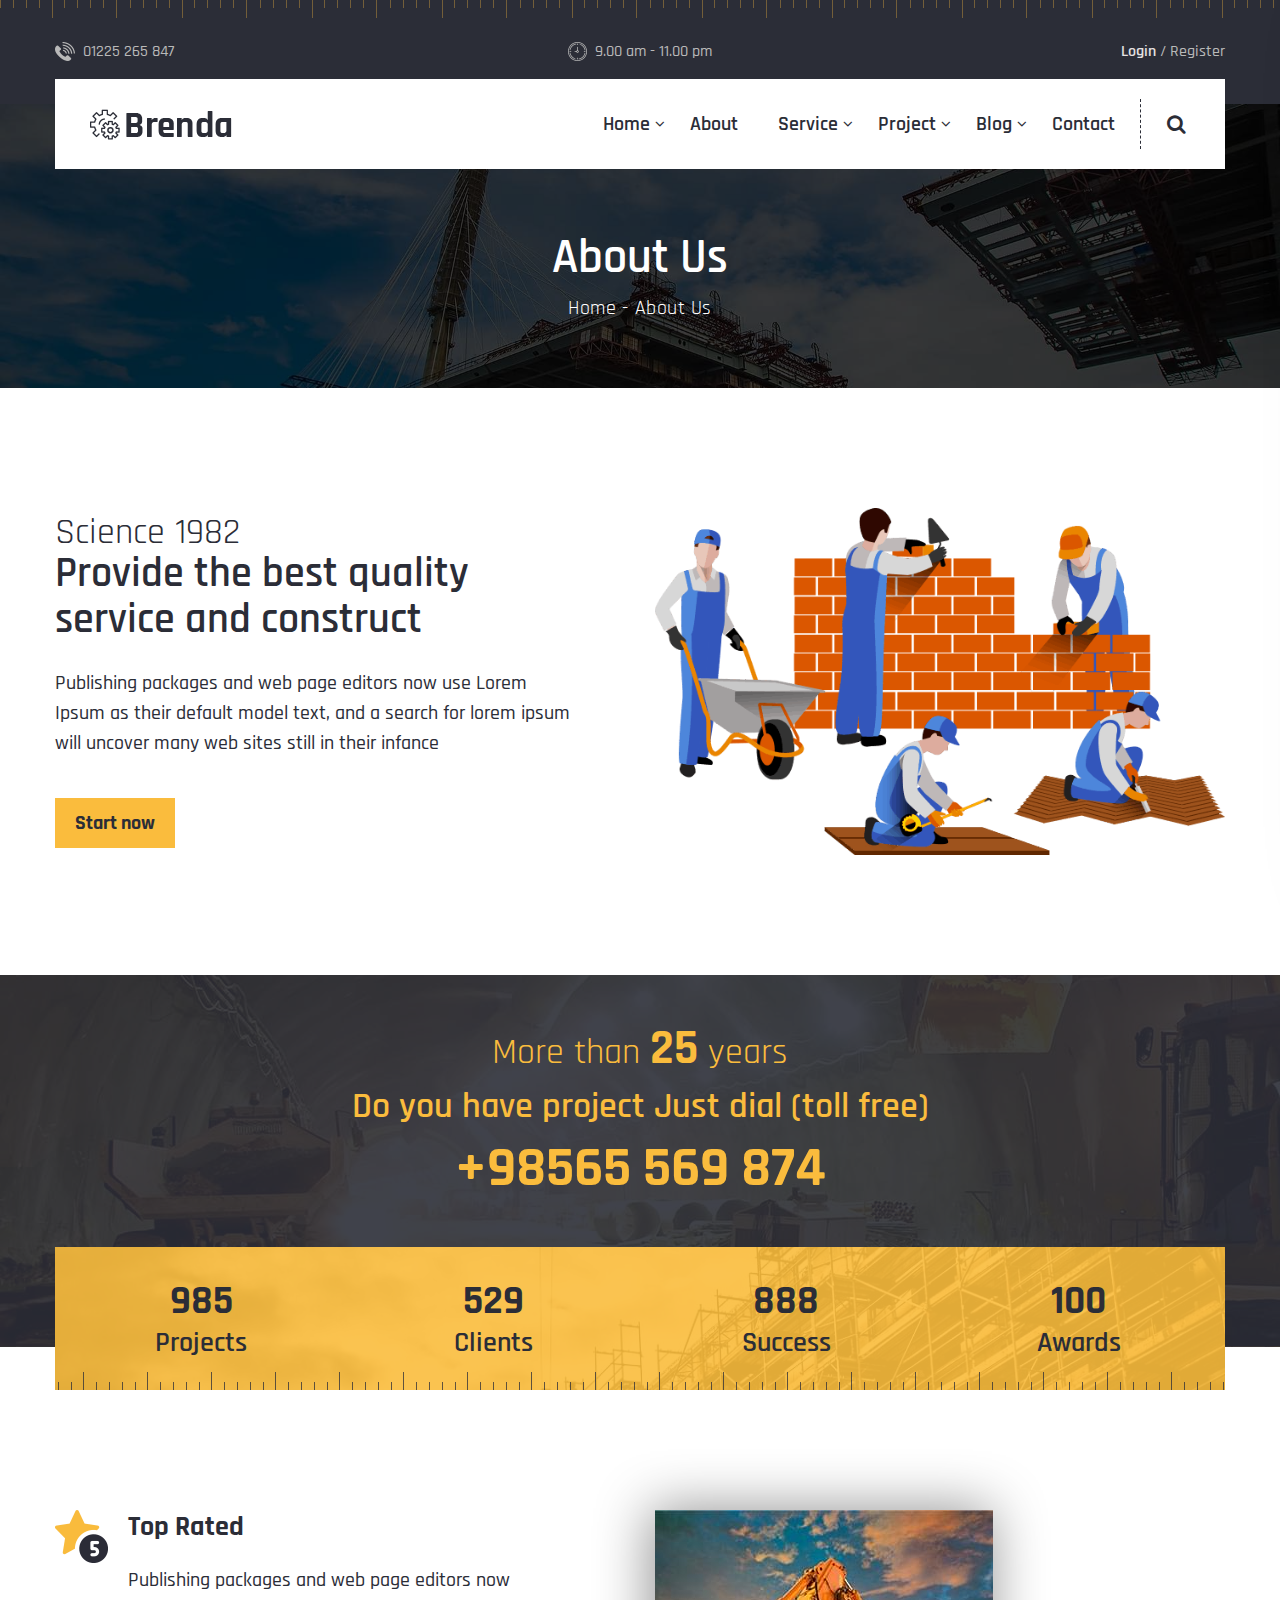
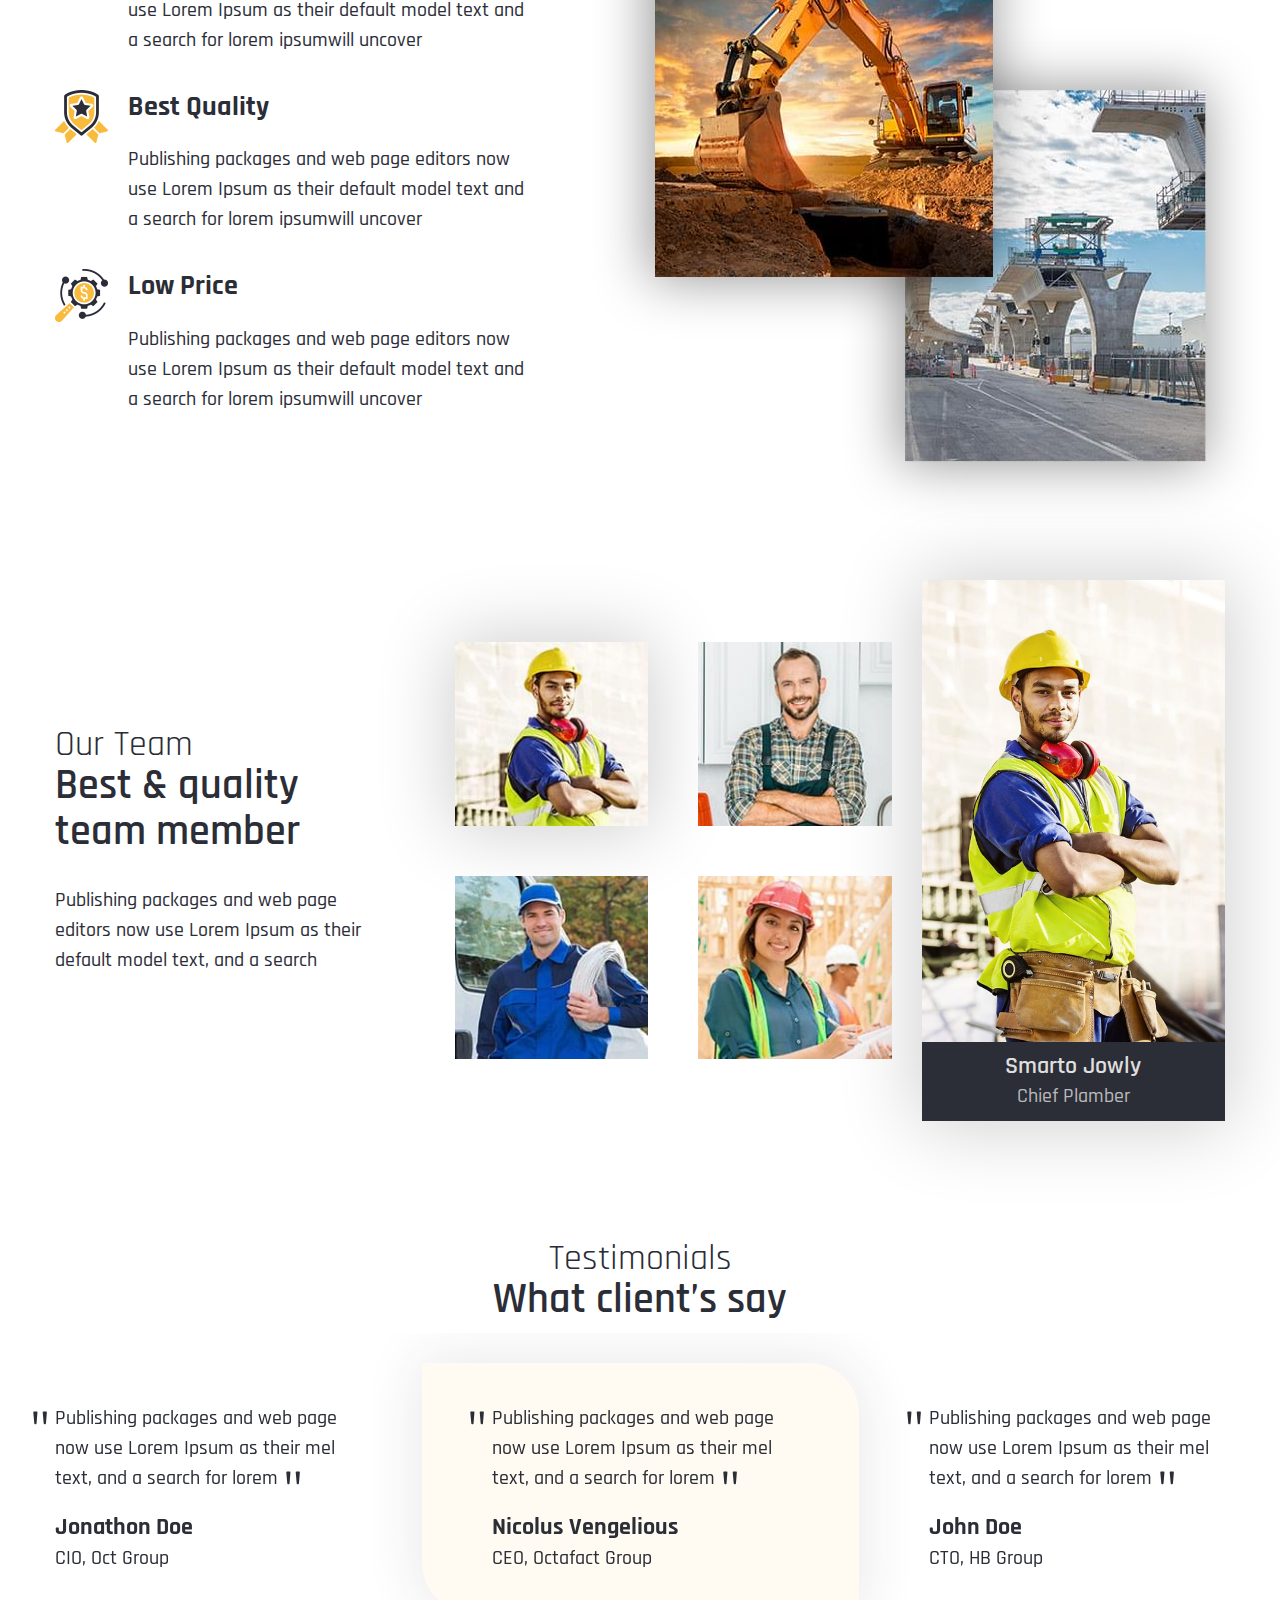
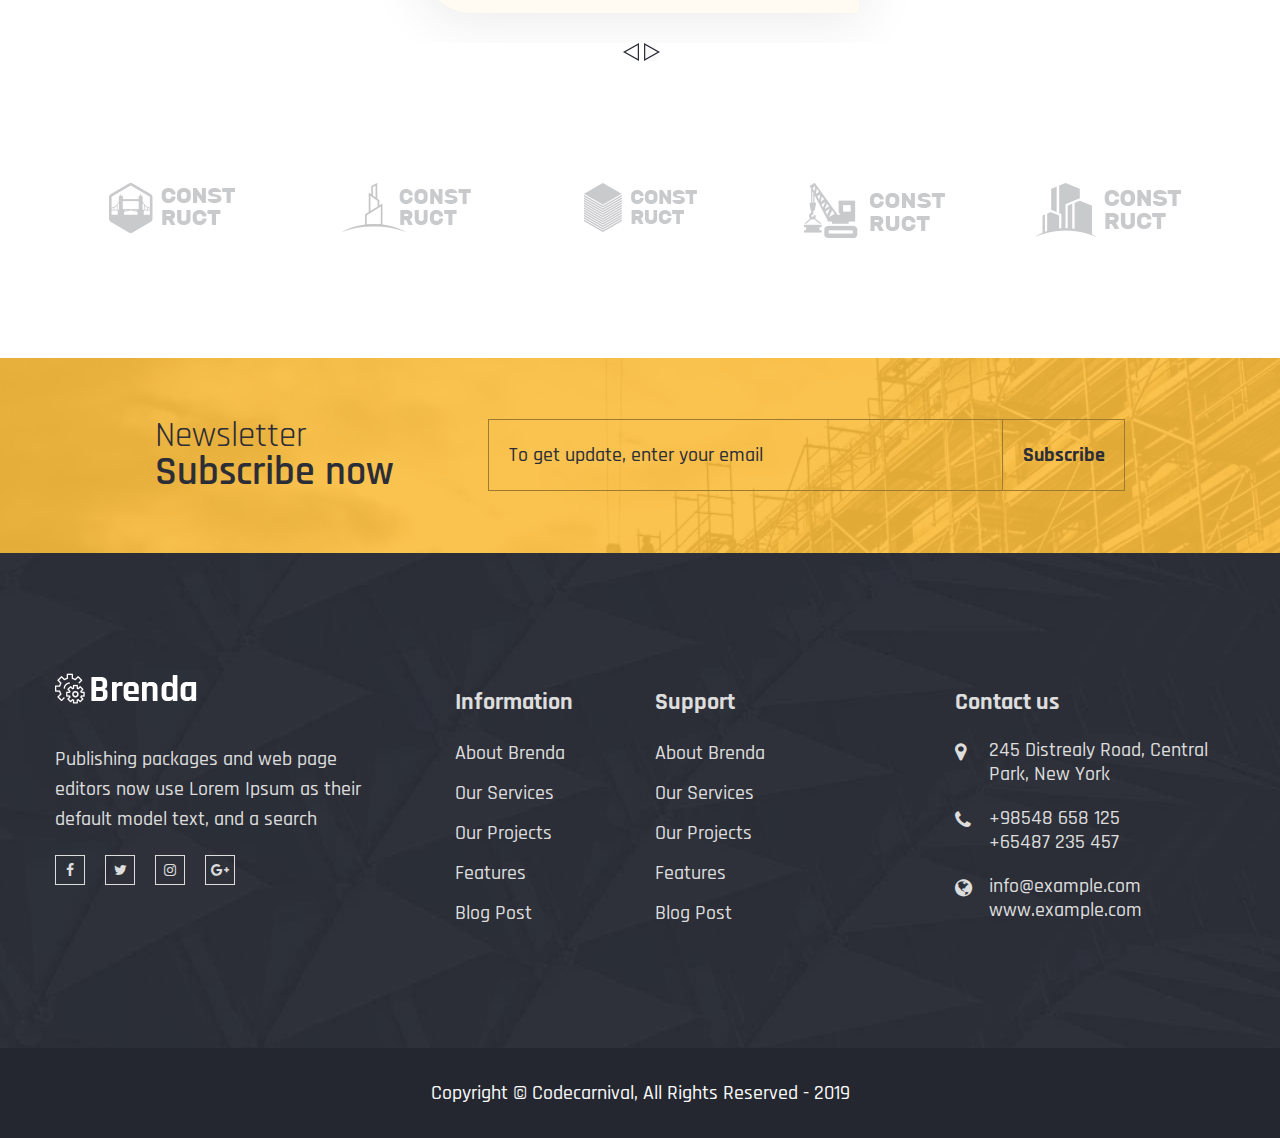
<file: about.html>
<!DOCTYPE html>
<html class="no-js" lang="zxx">
<!-- Mirrored from demo.hasthemes.com/brenda-preview/brenda/about.html by HTTrack Website Copier/3.x [XR&CO'2014], Sun, 15 Mar 2020 20:52:41 GMT -->
<head>
    <meta charset="utf-8">
    <meta http-equiv="X-UA-Compatible" content="IE=edge">
    <title>Brenda - Construction HTML Template</title>
    <meta name="description" content="">
    <meta name="viewport" content="width=device-width, initial-scale=1">
    <!-- Favicon -->
    <link rel="icon" href="assets/img/favicon.png">
    <!-- CSS
		============================================ -->
    <!-- Bootstrap CSS -->
    <link rel="stylesheet" href="assets/css/bootstrap.min.css">
    <!-- FontAwesome CSS -->
    <link rel="stylesheet" href="assets/css/font-awesome.min.css">
    <!-- Flaticon CSS -->
    <link rel="stylesheet" href="assets/css/flaticon.min.css">
    <!-- Slick Slider CSS -->
    <link rel="stylesheet" href="assets/css/plugins/slick.min.css">
    <!-- CSS Animation CSS -->
    <link rel="stylesheet" href="assets/css/plugins/cssanimation.min.css">
    <!-- Justified Gallery CSS -->
    <link rel="stylesheet" href="assets/css/plugins/justifiedGallery.min.css">
    <!-- Light Gallery CSS -->
    <link rel="stylesheet" href="assets/css/plugins/light-gallery.min.css">
    <!-- Vendor & Plugins CSS (Please remove the comment from below vendor.min.css & plugins.min.css for better website load performance and remove css files from avobe) -->
    <!--
		<link rel="stylesheet" href="assets/css/vendor.min.css">
		<link rel="stylesheet" href="assets/css/plugins/plugins.min.css">
		-->
    <!-- Main Style CSS -->
    <link rel="stylesheet" href="assets/css/style.css">
</head>
<body>
    <!--====================  header area ====================-->
    <div class="header-area header-sticky bg-img space__inner--y40 background-repeat--x background-color--dark d-none d-lg-block" data-bg="assets/img/icons/ruler.png">
        <!-- header top -->
        <div class="header-top">
            <div class="container">
                <div class="row">
                    <div class="col-lg-4">
                        <div class="header-top-info">
                            <span class="header-top-info__image pr-1"><img src="assets/img/icons/phone.png" alt=""></span>
                            <span class="header-top-info__text">01225 265 847</span>
                        </div>
                    </div>
                    <div class="col-lg-4">
                        <div class="header-top-info text-center">
                            <span class="header-top-info__image pr-1"><img src="assets/img/icons/clock.png" alt=""></span>
                            <span class="header-top-info__text">9.00 am - 11.00 pm</span>
                        </div>
                    </div>
                    <div class="col-lg-4">
                        <div class="header-top-info text-right">
                            <a class="header-top-info__link" href="login-register.html"><span>Login</span></a> / <a class="header-top-info__link" href="login-register.html">Register</a>
                        </div>
                    </div>
                </div>
            </div>
        </div>
        <!-- menu bar -->
        <div class="menu-bar position-relative">
            <div class="container">
                <div class="row">
                    <div class="col-lg-12">
                        <div class="menu-bar-wrapper background-color--default space__inner--x35">
                            <div class="menu-bar-wrapper-inner">
                                <div class="row align-items-center">
                                    <div class="col-lg-2">
                                        <div class="brand-logo">
                                            <a href="index.html">
                                                <img src="assets/img/logo.png" class="img-fluid" alt="">
                                            </a>
                                        </div>
                                    </div>
                                    <div class="col-lg-10">
                                        <div class="navigation-area d-flex justify-content-end align-items-center">
                                            <!-- navigation menu -->
                                            <nav class="main-nav-menu">
                                                <ul class="d-flex justify-content-end">
                                                    <li class="has-sub-menu">
                                                        <a href="index.html">Home</a>
                                                        <ul class="sub-menu">
                                                            <li><a href="index.html">Home One</a></li>
                                                            <li><a href="index-2.html">Home Two</a></li>
                                                        </ul>
                                                    </li>
                                                    <li><a href="about.html">About</a></li>
                                                    <li class="has-sub-menu">
                                                        <a href="service.html">Service</a>
                                                        <ul class="sub-menu">
                                                            <li><a href="service.html">Service Page</a></li>
                                                            <li><a href="service-details.html">Service Details Left Sidebar</a></li>
                                                            <li><a href="service-details-right-sidebar.html">Service Details Right Sidebar</a></li>
                                                            <li class="has-sub-menu">
                                                                <a href="#">Submenu Level One</a>
                                                                <ul class="sub-menu">
                                                                    <li><a href="#">Submenu Level Two</a></li>
                                                                    <li><a href="#">Submenu Level Two</a></li>
                                                                </ul>
                                                            </li>
                                                        </ul>
                                                    </li>
                                                    <li class="has-sub-menu">
                                                        <a href="project.html">Project</a>
                                                        <ul class="sub-menu">
                                                            <li><a href="project.html">Project Page</a></li>
                                                            <li><a href="project-details.html">Project Details</a></li>
                                                        </ul>
                                                    </li>
                                                    <li class="has-sub-menu">
                                                        <a href="blog-left-sidebar.html">Blog</a>
                                                        <ul class="sub-menu">
                                                            <li><a href="blog-left-sidebar.html">Blog Left Sidebar</a></li>
                                                            <li><a href="blog-right-sidebar.html">Blog Right Sidebar</a></li>
                                                            <li><a href="blog-details-left-sidebar.html">Blog Details Left Sidebar</a></li>
                                                            <li><a href="blog-details-right-sidebar.html">Blog Details Right Sidebar</a></li>
                                                            <li class="has-sub-menu">
                                                                <a href="#">Submenu Level One</a>
                                                                <ul class="sub-menu">
                                                                    <li class="has-sub-menu">
                                                                        <a href="#">Submenu Level Two</a>
                                                                        <ul class="sub-menu">
                                                                            <li><a href="#">Submenu Level Three</a></li>
                                                                            <li><a href="#">Submenu Level Three</a></li>
                                                                        </ul>
                                                                    </li>
                                                                    <li><a href="#">Submenu Level Two</a></li>
                                                                </ul>
                                                            </li>
                                                        </ul>
                                                    </li>
                                                    <li><a href="contact.html">Contact</a></li>
                                                </ul>
                                            </nav>
                                            <!-- search icon nav menu -->
                                            <div class="nav-search-icon">
                                                <button class="header-search-toggle"><i class="fa fa-search"></i></button>
                                                <div class="header-search-form">
                                                    <form action="#">
                                                        <input type="text" placeholder="Type and hit enter">
                                                        <button><i class="fa fa-search"></i></button>
                                                    </form>
                                                </div>
                                            </div>
                                        </div>
                                    </div>
                                </div>
                            </div>
                        </div>
                    </div>
                </div>
            </div>
        </div>
    </div>
    <!--====================  End of header area  ====================-->
    <!--====================  mobile header ====================-->
    <div class="mobile-header header-sticky bg-img space__inner--y30 background-repeat--x background-color--dark d-block d-lg-none" data-bg="assets/img/icons/ruler.png">
        <div class="container">
            <div class="row align-items-center">
                <div class="col-6">
                    <div class="brand-logo">
                        <a href="index.html">
                            <img src="assets/img/logo-white.png" class="img-fluid" alt="">
                        </a>
                    </div>
                </div>
                <div class="col-6">
                    <div class="mobile-menu-trigger-wrapper text-right" id="mobile-menu-trigger">
                        <span class="mobile-menu-trigger"></span>
                    </div>
                </div>
            </div>
        </div>
    </div>
    <!--====================  End of mobile header  ====================-->
    <!--====================  offcanvas mobile menu ====================-->
    <div class="offcanvas-mobile-menu" id="mobile-menu-overlay">
        <a href="javascript:void(0)" class="offcanvas-menu-close" id="mobile-menu-close-trigger">
            <span class="menu-close"></span>
        </a>
        <div class="offcanvas-wrapper">
            <div class="offcanvas-inner-content">
                <div class="offcanvas-mobile-search-area">
                    <form action="#">
                        <input type="search" placeholder="Search ...">
                        <button type="submit"><i class="fa fa-search"></i></button>
                    </form>
                </div>
                <nav class="offcanvas-navigation">
                    <ul>
                        <li class="menu-item-has-children">
                            <a href="#">Home</a>
                            <ul class="sub-menu-mobile">
                                <li><a href="index.html">Homepage One</a></li>
                                <li><a href="index-2.html">Homepage Two</a></li>
                            </ul>
                        </li>
                        <li><a href="about.html">About</a></li>
                        <li class="menu-item-has-children">
                            <a href="service.html">Service</a>
                            <ul class="sub-menu-mobile">
                                <li><a href="service.html">Service Page</a></li>
                                <li><a href="service-details.html">Service Details Left Sidebar</a></li>
                                <li><a href="service-details-right-sidebar.html">Service Details Right Sidebar</a></li>
                                <li class="menu-item-has-children">
                                    <a href="#">Submenu Level One</a>
                                    <ul class="sub-menu-mobile">
                                        <li><a href="#">Submenu Level Two</a></li>
                                        <li><a href="#">Submenu Level Two</a></li>
                                    </ul>
                                </li>
                            </ul>
                        </li>
                        <li class="menu-item-has-children">
                            <a href="javascript:void(0)">Project</a>
                            <ul class="sub-menu-mobile">
                                <li><a href="project.html">Project Page</a></li>
                                <li><a href="project-details.html">Project Details</a></li>
                            </ul>
                        </li>
                        <li class="menu-item-has-children">
                            <a href="javascript:void(0)">Blog</a>
                            <ul class="sub-menu-mobile">
                                <li><a href="blog-left-sidebar.html">Blog Left Sidebar</a></li>
                                <li><a href="blog-right-sidebar.html">Blog Right Sidebar</a></li>
                                <li><a href="blog-details-left-sidebar.html">Blog Details Left Sidebar</a></li>
                                <li><a href="blog-details-right-sidebar.html">Blog Details Right Sidebar</a></li>
                                <li class="menu-item-has-children">
                                    <a href="#">Submenu Level One</a>
                                    <ul class="sub-menu-mobile">
                                        <li class="menu-item-has-children">
                                            <a href="#">Submenu Level Two</a>
                                            <ul class="sub-menu-mobile">
                                                <li><a href="#">Submenu Level Three</a></li>
                                                <li><a href="#">Submenu Level Three</a></li>
                                            </ul>
                                        </li>
                                        <li><a href="#">Submenu Level Two</a></li>
                                    </ul>
                                </li>
                            </ul>
                        </li>
                        <li><a href="contact.html">Contact</a></li>
                    </ul>
                </nav>
                <div class="offcanvas-widget-area">
                    <div class="off-canvas-contact-widget">
                        <div class="header-contact-info">
                            <ul class="header-contact-info__list">
                                <li><i class="fa fa-phone"></i> 01225 265 847</li>
                                <li><i class="fa fa-clock-o"></i> 9.00 am - 11.00 pm</li>
                                <li><i class="fa fa-user"></i> <a href="login-register.html">Login / Register</a></li>
                            </ul>
                        </div>
                    </div>
                    <!--Off Canvas Widget Social Start-->
                    <div class="off-canvas-widget-social">
                        <a href="#" title="Facebook"><i class="fa fa-facebook"></i></a>
                        <a href="#" title="Twitter"><i class="fa fa-twitter"></i></a>
                        <a href="#" title="LinkedIn"><i class="fa fa-linkedin"></i></a>
                        <a href="#" title="Youtube"><i class="fa fa-youtube-play"></i></a>
                        <a href="#" title="Vimeo"><i class="fa fa-vimeo-square"></i></a>
                    </div>
                    <!--Off Canvas Widget Social End-->
                </div>
            </div>
        </div>
    </div>
    <!--====================  End of offcanvas mobile menu  ====================-->
    <!--====================  breadcrumb area ====================-->
    <div class="page-breadcrumb bg-img space__bottom--r120" data-bg="assets/img/backgrounds/bc-bg.jpg">
        <div class="container">
            <div class="row">
                <div class="col">
                    <div class="page-breadcrumb-content text-center">
                        <h1>About Us</h1>
                        <ul class="page-breadcrumb-links">
                            <li><a href="index.html">Home</a></li>
                            <li>About Us</li>
                        </ul>
                    </div>
                </div>
            </div>
        </div>
    </div>
    <!--====================  End of breadcrumb area  ====================-->
    <!--====================  about area ====================-->
    <div class="about-area space__bottom--r120 ">
        <div class="container">
            <div class="row align-items-center row-25">
                <div class="col-md-6 order-2 order-md-1">
                    <div class="about-content">
                        <!-- section title -->
                        <div class="section-title space__bottom--25">
                            <h3 class="section-title__sub">Science 1982</h3>
                            <h2 class="section-title__title">Provide the best quality service and construct</h2>
                        </div>
                        <p class="about-content__text space__bottom--40">Publishing packages and web page editors now use Lorem Ipsum as their default model text, and a search for lorem ipsum will uncover many web sites still in their infance</p>
                        <a href="contact.html" class="default-btn">Start now</a>
                    </div>
                </div>
                <div class="col-md-6 order-1 order-md-2">
                    <div class="about-image space__bottom__lm--30">
                        <img src="assets/img/about/about-section-2.png" class="img-fluid" alt="">
                    </div>
                </div>
            </div>
        </div>
    </div>
    <!--====================  End of about area  ====================-->
    <!--====================  cta area ====================-->
    <div class="cta-area cta-area-bg bg-img" data-bg="assets/img/backgrounds/cta-bg2.jpg">
        <div class="cta-wrapper background-color--dark-overlay space__inner__top--50 space__inner__bottom--150">
            <div class="container">
                <div class="row">
                    <div class="col-lg-7 mx-auto">
                        <div class="cta-block cta-block--default-color">
                            <p class="cta-block__light-text text-center">More than <span>25</span> years</p>
                            <p class="cta-block__semi-bold-text cta-block__semi-bold-text--medium text-center">Do you have project Just dial (toll free)</p>
                            <p class="cta-block__bold-text text-center">+98565 569 874</p>
                        </div>
                    </div>
                </div>
            </div>
        </div>
    </div>
    <!--====================  End of cta area  ====================-->
    <!-- funfact include -->
    <div class="funfact-wrapper space__top--m100">
        <!--====================  fun fact area ====================-->
        <div class="fun-fact-area space__bottom--r120">
            <div class="container">
                <div class="row">
                    <div class="col-lg-12">
                        <!-- fun fact wrapper -->
                        <div class="fun-fact-wrapper fun-fact-wrapper-bg bg-img" data-bg="assets/img/backgrounds/funfact-bg.jpg">
                            <div class="fun-fact-inner background-color--default-overlay background-repeat--x-bottom space__inner--y30 bg-img" data-bg="assets/img/icons/ruler-black.png">
                                <div class="fun-fact-content-wrapper">
                                    <div class="single-fun-fact">
                                        <h3 class="single-fun-fact__number counter">985</h3>
                                        <h4 class="single-fun-fact__text">Projects</h4>
                                    </div>
                                    <div class="single-fun-fact">
                                        <h3 class="single-fun-fact__number counter">529</h3>
                                        <h4 class="single-fun-fact__text">Clients</h4>
                                    </div>
                                    <div class="single-fun-fact">
                                        <h3 class="single-fun-fact__number counter">888</h3>
                                        <h4 class="single-fun-fact__text">Success</h4>
                                    </div>
                                    <div class="single-fun-fact">
                                        <h3 class="single-fun-fact__number counter">100</h3>
                                        <h4 class="single-fun-fact__text">Awards</h4>
                                    </div>
                                </div>
                            </div>
                        </div>
                    </div>
                </div>
            </div>
        </div>
        <!--====================  End of fun fact area  ====================-->
    </div>
    <!--====================  feature area ====================-->
    <div class="feature-area space__bottom--r120">
        <div class="container">
            <div class="row">
                <div class="col-lg-6 order-2 order-lg-1">
                    <!-- feature content wrapper -->
                    <div class="feature-content-wrapper space__bottom--m35">
                        <div class="single-feature space__bottom--35">
                            <div class="single-feature__icon">
                                <img src="assets/img/icons/feature-1.png" class="img-fluid" alt="">
                            </div>
                            <div class="single-feature__content">
                                <h4 class="single-feature__title">Top Rated</h4>
                                <p class="single-feature__text">Publishing packages and web page editors now use Lorem Ipsum as their default model text and a search for lorem ipsumwill uncover</p>
                            </div>
                        </div>
                        <div class="single-feature space__bottom--35">
                            <div class="single-feature__icon">
                                <img src="assets/img/icons/feature-2.png" class="img-fluid" alt="">
                            </div>
                            <div class="single-feature__content">
                                <h4 class="single-feature__title">Best Quality</h4>
                                <p class="single-feature__text">Publishing packages and web page editors now use Lorem Ipsum as their default model text and a search for lorem ipsumwill uncover</p>
                            </div>
                        </div>
                        <div class="single-feature space__bottom--35">
                            <div class="single-feature__icon">
                                <img src="assets/img/icons/feature-3.png" class="img-fluid" alt="">
                            </div>
                            <div class="single-feature__content">
                                <h4 class="single-feature__title">Low Price</h4>
                                <p class="single-feature__text">Publishing packages and web page editors now use Lorem Ipsum as their default model text and a search for lorem ipsumwill uncover</p>
                            </div>
                        </div>
                    </div>
                </div>
                <div class="col-lg-6 space__bottom__md--40 space__bottom__lm--40 order-1 order-lg-2">
                    <!-- feature content image -->
                    <div class="feature-content-image">
                        <img src="assets/img/feature/feature-banner-1.jpg" class="img-fluid" alt="">
                        <img src="assets/img/feature/feature-banner-2.jpg" class="img-fluid" alt="">
                    </div>
                </div>
            </div>
        </div>
    </div>
    <!--====================  End of feature area  ====================-->
    <!--====================  team area ====================-->
    <div class="team-area space__bottom--r120 position-relative">
        <div class="container">
            <div class="row align-items-center">
                <div class="col-lg-4 space__bottom__md--40 space__bottom__lm--40">
                    <div class="team-member-title-wrapper">
                        <!-- section title -->
                        <div class="section-title space__bottom--30 space__bottom__md--30  space__bottom__lm--20">
                            <h3 class="section-title__sub">Our Team</h3>
                            <h2 class="section-title__title">Best & quality team member</h2>
                        </div>
                        <p class="team-text">Publishing packages and web page editors now use Lorem Ipsum as their default model text, and a search</p>
                    </div>
                </div>
                <div class="col-lg-8">
                    <div class="row align-items-center">
                        <div class="col-lg-7 col-md-6">
                            <div class="nav nav-tabs team-member-link-wrapper" id="nav-tab2" role="tablist">
                                <a class="nav-item nav-link active" id="team-member1-tab" data-toggle="tab" href="#team-member1" role="tab" aria-selected="true">
                                    <img src="assets/img/team/team-member1-sq.jpg" class="img-fluid" alt="">
                                </a>
                                <a class="nav-item nav-link" id="team-member2-tab" data-toggle="tab" href="#team-member2" role="tab" aria-selected="false">
                                    <img src="assets/img/team/team-member2-sq.jpg" class="img-fluid" alt="">
                                </a>
                                <a class="nav-item nav-link" id="team-member3-tab" data-toggle="tab" href="#team-member3" role="tab" aria-selected="false">
                                    <img src="assets/img/team/team-member3-sq.jpg" class="img-fluid" alt="">
                                </a>
                                <a class="nav-item nav-link" id="team-member4-tab" data-toggle="tab" href="#team-member4" role="tab" aria-selected="false">
                                    <img src="assets/img/team/team-member4-sq.jpg" class="img-fluid" alt="">
                                </a>
                            </div>
                        </div>
                        <div class="col-lg-5 col-md-6">
                            <div class="tab-content team-member__content-wrapper">
                                <div class="tab-pane fade show active" id="team-member1" role="tabpanel" aria-labelledby="team-member1-tab">
                                    <div class="single-team-member--shadow text-center">
                                        <div class="single-team-member__image">
                                            <img src="assets/img/team/team-member1.jpg" alt="">
                                        </div>
                                        <div class="single-team-member__content">
                                            <h5 class="single-team-member__name">Smarto Jowly</h5>
                                            <p class="single-team-member__des">Chief Plamber</p>
                                        </div>
                                    </div>
                                </div>
                                <div class="tab-pane fade" id="team-member2" role="tabpanel" aria-labelledby="team-member2-tab">
                                    <div class="single-team-member--shadow text-center">
                                        <div class="single-team-member__image">
                                            <img src="assets/img/team/team-member2.jpg" alt="">
                                        </div>
                                        <div class="single-team-member__content">
                                            <h5 class="single-team-member__name">Franky Moina</h5>
                                            <p class="single-team-member__des">Chief Electrician</p>
                                        </div>
                                    </div>
                                </div>
                                <div class="tab-pane fade" id="team-member3" role="tabpanel" aria-labelledby="team-member3-tab">
                                    <div class="single-team-member--shadow text-center">
                                        <div class="single-team-member__image">
                                            <img src="assets/img/team/team-member3.jpg" alt="">
                                        </div>
                                        <div class="single-team-member__content">
                                            <h5 class="single-team-member__name">Navira Parey</h5>
                                            <p class="single-team-member__des">Chief Architect</p>
                                        </div>
                                    </div>
                                </div>
                                <div class="tab-pane fade" id="team-member4" role="tabpanel" aria-labelledby="team-member4-tab">
                                    <div class="single-team-member--shadow text-center">
                                        <div class="single-team-member__image">
                                            <img src="assets/img/team/team-member4.jpg" alt="">
                                        </div>
                                        <div class="single-team-member__content">
                                            <h5 class="single-team-member__name">Tandur Belali</h5>
                                            <p class="single-team-member__des">Engineer</p>
                                        </div>
                                    </div>
                                </div>
                            </div>
                        </div>
                    </div>
                </div>
            </div>
        </div>
    </div>
    <!--====================  End of team area  ====================-->
    <!--====================  testimonial area ====================-->
    <div class="testimonial-area space__bottom--r120">
        <div class="container">
            <div class="row">
                <div class="col-lg-12">
                    <!-- section title -->
                    <div class="section-title text-center  space__bottom--40 mx-auto">
                        <h3 class="section-title__sub">Testimonials</h3>
                        <h2 class="section-title__title">What client’s say</h2>
                    </div>
                    <!-- testimonial slider -->
                    <div class="testimonial-multi-slider-wrapper space__inner__bottom--50 space__inner__bottom__md--50 space__inner__bottom__lm--50">
                        <div class="single-testimonial single-testimonial--style2">
                            <p class="single-testimonial__text space__bottom--20"> <span class="quote-left">"</span> Publishing packages and web page now use Lorem Ipsum as their mel text, and a search for lorem <span class="quote-right">"</span></p>
                            <h5 class="single-testimonial__author">Nicolus Vengelious</h5>
                            <p class="single-testimonial__author-des">CEO, Octafact Group</p>
                        </div>
                        <div class="single-testimonial single-testimonial--style2">
                            <p class="single-testimonial__text space__bottom--20"> <span class="quote-left">"</span> Publishing packages and web page now use Lorem Ipsum as their mel text, and a search for lorem <span class="quote-right">"</span></p>
                            <h5 class="single-testimonial__author">John Doe</h5>
                            <p class="single-testimonial__author-des">CTO, HB Group</p>
                        </div>
                        <div class="single-testimonial single-testimonial--style2">
                            <p class="single-testimonial__text space__bottom--20"> <span class="quote-left">"</span> Publishing packages and web page now use Lorem Ipsum as their mel text, and a search for lorem <span class="quote-right">"</span></p>
                            <h5 class="single-testimonial__author">Jonathon Doe</h5>
                            <p class="single-testimonial__author-des">CIO, Oct Group</p>
                        </div>
                        <div class="single-testimonial single-testimonial--style2">
                            <p class="single-testimonial__text space__bottom--20"> <span class="quote-left">"</span> Publishing packages and web page now use Lorem Ipsum as their mel text, and a search for lorem <span class="quote-right">"</span></p>
                            <h5 class="single-testimonial__author">Jonathon Doe</h5>
                            <p class="single-testimonial__author-des">CIO, Oct Group</p>
                        </div>
                    </div>
                </div>
            </div>
        </div>
    </div>
    <!--====================  End of testimonial area  ====================-->
    <!--====================  brand logo area ====================-->
    <div class="brand-logo-area space__bottom--r120">
        <div class="container">
            <div class="row">
                <div class="col-lg-12">
                    <!-- brand logo slider -->
                    <div class="brand-logo-wrapper">
                        <div class="single-brand-logo">
                            <a href="#"><img src="assets/img/brand-logo/logo1.png" class="img-fluid" alt=""></a>
                        </div>
                        <div class="single-brand-logo">
                            <a href="#"><img src="assets/img/brand-logo/logo2.png" class="img-fluid" alt=""></a>
                        </div>
                        <div class="single-brand-logo">
                            <a href="#"><img src="assets/img/brand-logo/logo3.png" class="img-fluid" alt=""></a>
                        </div>
                        <div class="single-brand-logo">
                            <a href="#"><img src="assets/img/brand-logo/logo4.png" class="img-fluid" alt=""></a>
                        </div>
                        <div class="single-brand-logo">
                            <a href="#"><img src="assets/img/brand-logo/logo5.png" class="img-fluid" alt=""></a>
                        </div>
                        <div class="single-brand-logo">
                            <a href="#"><img src="assets/img/brand-logo/logo4.png" class="img-fluid" alt=""></a>
                        </div>
                    </div>
                </div>
            </div>
        </div>
    </div>
    <!--====================  End of brand logo area  ====================-->
    <!--====================  newsletter area ====================-->
    <div class="newsletter-area newsletter-area-bg bg-img" data-bg="assets/img/backgrounds/newsletter-bg.jpg">
        <div class="newsletter-wrapper background-color--default-overlay space__inner--y60">
            <div class="container">
                <div class="row">
                    <div class="col-lg-12 col-xl-10 mx-auto">
                        <div class="row align-items-center">
                            <div class="col-lg-4 mb-3 mb-lg-0">
                                <!-- newsletter title -->
                                <h3 class="newsletter-title"><span>Newsletter</span> Subscribe now</h3>
                            </div>
                            <div class="col-lg-8">
                                <div class="newsletter-form">
                                    <form id="mc-form" class="mc-form">
                                        <input type="email" placeholder="To get update, enter your email">
                                        <button class="theme-button" type="submit">Subscribe</button>
                                    </form>
                                    <!-- mailchimp-alerts Start -->
                                    <div class="mailchimp-alerts">
                                        <div class="mailchimp-submitting"></div><!-- mailchimp-submitting end -->
                                        <div class="mailchimp-success"></div><!-- mailchimp-success end -->
                                        <div class="mailchimp-error"></div><!-- mailchimp-error end -->
                                    </div>
                                    <!-- mailchimp-alerts end -->
                                </div>
                            </div>
                        </div>
                    </div>
                </div>
            </div>
        </div>
    </div>
    <!--====================  End of newsletter area  ====================-->
    <!--====================  footer area ====================-->
    <div class="footer-area bg-img space__inner--ry120" data-bg="assets/img/backgrounds/footer-bg.jpg">
        <div class="container">
            <div class="row">
                <div class="col-lg-4 col-md-6">
                    <div class="footer-widget">
                        <div class="footer-widget__logo space__bottom--40">
                            <a href="index.html">
                                <img src="assets/img/logo-white.png" class="img-fluid" alt="">
                            </a>
                        </div>
                        <p class="footer-widget__text space__bottom--20">Publishing packages and web page editors now use Lorem Ipsum as their default model text, and a search</p>
                        <ul class="social-icons">
                            <li><a href="http://www.facebook.com/"><i class="fa fa-facebook"></i></a></li>
                            <li><a href="http://www.twitter.com/"><i class="fa fa-twitter"></i></a></li>
                            <li><a href="http://www.instagram.com/"><i class="fa fa-instagram"></i></a></li>
                            <li><a href="http://plus.google.com/"><i class="fa fa-google-plus"></i></a></li>
                        </ul>
                    </div>
                </div>
                <div class="col-lg-2 col-md-6">
                    <div class="footer-widget space__top--15 space__top__md--40 space__top__lm--40">
                        <h5 class="footer-widget__title space__bottom--20">Information</h5>
                        <ul class="footer-widget__menu">
                            <li><a href="#">About Brenda</a></li>
                            <li><a href="#">Our Services</a></li>
                            <li><a href="#">Our Projects</a></li>
                            <li><a href="#">Features</a></li>
                            <li><a href="#">Blog Post</a></li>
                        </ul>
                    </div>
                </div>
                <div class="col-lg-3 col-md-6">
                    <div class="footer-widget space__top--15 space__top__md--40 space__top__lm--40">
                        <h5 class="footer-widget__title space__bottom--20">Support</h5>
                        <ul class="footer-widget__menu">
                            <li><a href="#">About Brenda</a></li>
                            <li><a href="#">Our Services</a></li>
                            <li><a href="#">Our Projects</a></li>
                            <li><a href="#">Features</a></li>
                            <li><a href="#">Blog Post</a></li>
                        </ul>
                    </div>
                </div>
                <div class="col-lg-3 col-md-6">
                    <h5 class="footer-widget__title space__top--15 space__bottom--20 space__top__md--40 space__top__lm--40">Contact us</h5>
                    <div class="footer-contact-wrapper">
                        <div class="single-footer-contact">
                            <div class="single-footer-contact__icon"><i class="fa fa-map-marker"></i></div>
                            <div class="single-footer-contact__text">245 Distrealy Road, Central Park, New York</div>
                        </div>
                        <div class="single-footer-contact">
                            <div class="single-footer-contact__icon"><i class="fa fa-phone"></i></div>
                            <div class="single-footer-contact__text"> <a href="tel:98548658125">+98548 658 125</a> <br> <a href="tel:65487235457">+65487 235 457</a> </div>
                        </div>
                        <div class="single-footer-contact">
                            <div class="single-footer-contact__icon"><i class="fa fa-globe"></i></div>
                            <div class="single-footer-contact__text"><a href="mailto:info@example.com">info@example.com</a> <br> <a href="#">www.example.com</a> </div>
                        </div>
                    </div>
                </div>
            </div>
        </div>
    </div>
    <!-- copyright text -->
    <div class="copyright-area background-color--deep-dark space__inner--y30">
        <div class="container">
            <div class="row">
                <div class="col-lg-12 text-center">
                    <p class="copyright-text">Copyright &copy; <a href="#">Codecarnival</a>, All Rights Reserved - 2019</p>
                </div>
            </div>
        </div>
    </div>
    <!--====================  End of footer area  ====================-->
    <!--====================  scroll top ====================-->
    <button class="scroll-top" id="scroll-top">
        <i class="fa fa-angle-up"></i>
    </button>
    <!--====================  End of scroll top  ====================-->
    <!-- JS
    ============================================ -->
    <!-- Modernizer JS -->
    <script src="assets/js/modernizr-2.8.3.min.js"></script>
    <!-- jQuery JS -->
    <script src="assets/js/jquery-3.4.1.min.js"></script>
    <!-- Bootstrap JS -->
    <script src="assets/js/bootstrap.min.js"></script>
    <!-- Popper JS -->
    <script src="assets/js/popper.min.js"></script>
    <!-- Slick slider JS -->
    <script src="assets/js/plugins/slick.min.js"></script>
    <!-- Counterup JS -->
    <script src="assets/js/plugins/counterup.min.js"></script>
    <!-- Waypoint JS -->
    <script src="assets/js/plugins/waypoint.min.js"></script>
    <!-- Justified Gallery JS -->
    <script src="assets/js/plugins/justifiedGallery.min.js"></script>
    <!-- Image Loaded JS -->
    <script src="assets/js/plugins/imageloaded.min.js"></script>
    <!-- Maosnry JS -->
    <script src="assets/js/plugins/masonry.min.js"></script>
    <!-- Light Gallery JS -->
    <script src="assets/js/plugins/light-gallery.min.js"></script>
    <!-- Mailchimp JS -->
    <script src="assets/js/plugins/mailchimp-ajax-submit.min.js"></script>
    <!-- Plugins JS (Please remove the comment from below plugins.min.js for better website load performance and remove plugin js files from avobe) -->
    <!--
    <script src="assets/js/plugins/plugins.min.js"></script>
    -->
    <!-- Main JS -->
    <script src="assets/js/main.js"></script>
</body>
<!-- Mirrored from demo.hasthemes.com/brenda-preview/brenda/about.html by HTTrack Website Copier/3.x [XR&CO'2014], Sun, 15 Mar 2020 20:52:41 GMT -->
</html>
</file>
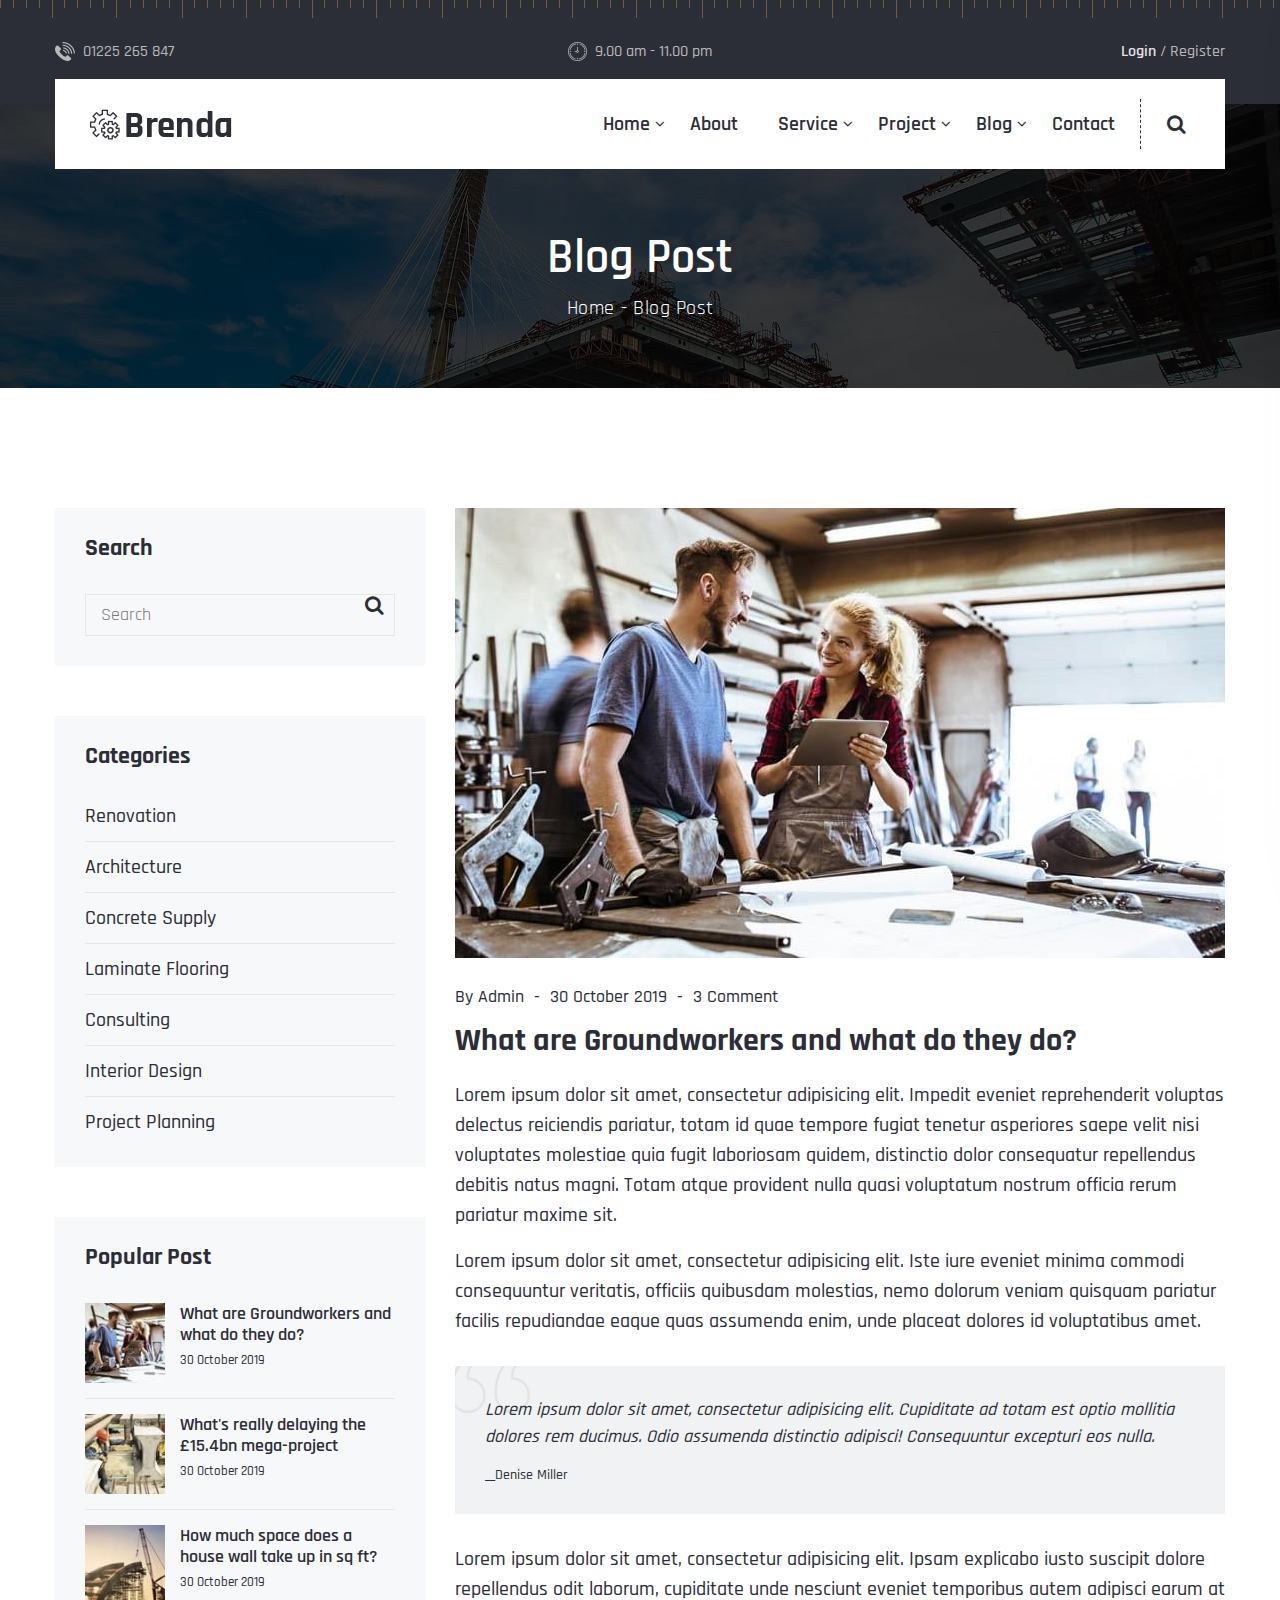
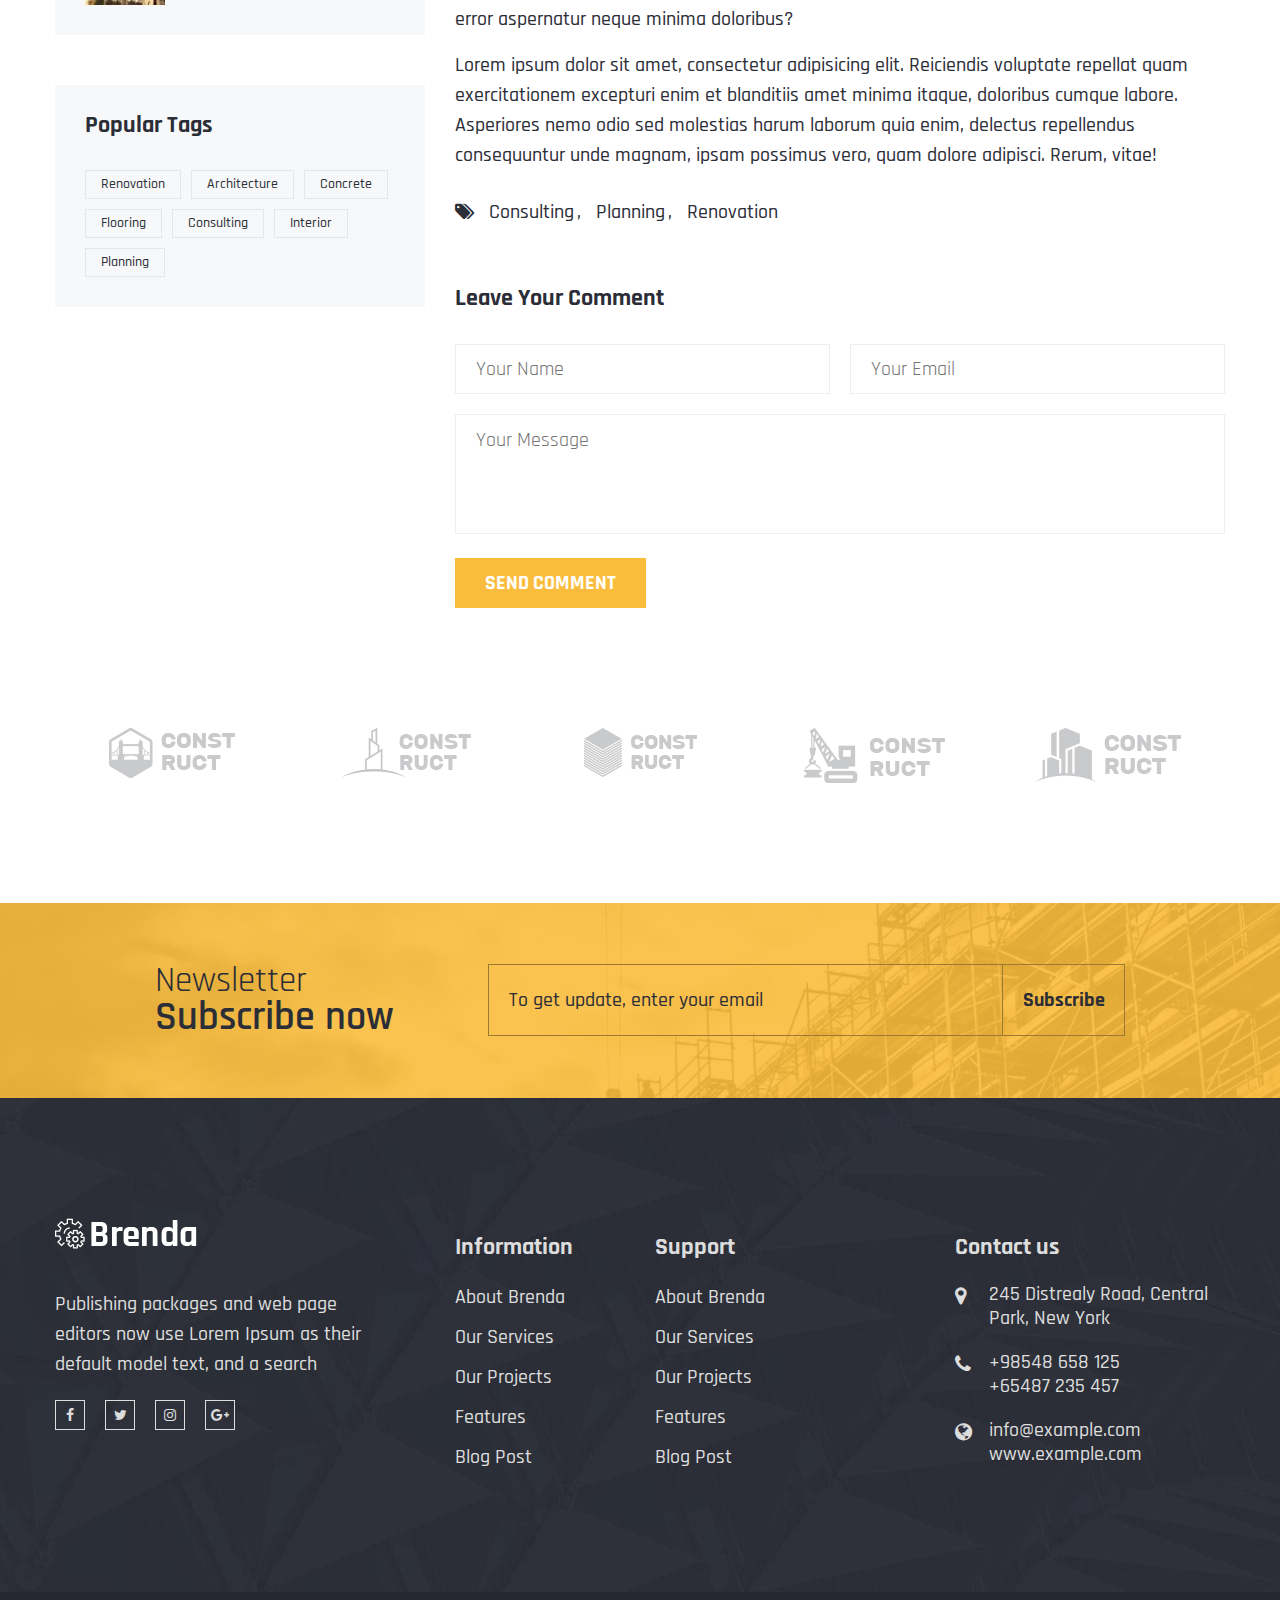
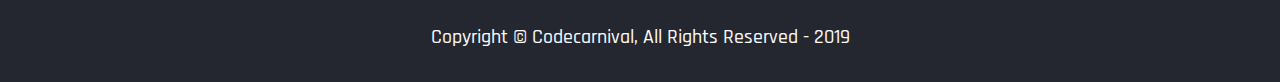
<file: blog-details-left-sidebar.html>
<!DOCTYPE html>
<html class="no-js" lang="zxx">
<!-- Mirrored from demo.hasthemes.com/brenda-preview/brenda/blog-details-left-sidebar.html by HTTrack Website Copier/3.x [XR&CO'2014], Sun, 15 Mar 2020 20:52:46 GMT -->
<head>
    <meta charset="utf-8">
    <meta http-equiv="X-UA-Compatible" content="IE=edge">
    <title>Brenda - Construction HTML Template</title>
    <meta name="description" content="">
    <meta name="viewport" content="width=device-width, initial-scale=1">
    <!-- Favicon -->
    <link rel="icon" href="assets/img/favicon.png">
    <!-- CSS
		============================================ -->
    <!-- Bootstrap CSS -->
    <link rel="stylesheet" href="assets/css/bootstrap.min.css">
    <!-- FontAwesome CSS -->
    <link rel="stylesheet" href="assets/css/font-awesome.min.css">
    <!-- Flaticon CSS -->
    <link rel="stylesheet" href="assets/css/flaticon.min.css">
    <!-- Slick Slider CSS -->
    <link rel="stylesheet" href="assets/css/plugins/slick.min.css">
    <!-- CSS Animation CSS -->
    <link rel="stylesheet" href="assets/css/plugins/cssanimation.min.css">
    <!-- Justified Gallery CSS -->
    <link rel="stylesheet" href="assets/css/plugins/justifiedGallery.min.css">
    <!-- Light Gallery CSS -->
    <link rel="stylesheet" href="assets/css/plugins/light-gallery.min.css">
    <!-- Vendor & Plugins CSS (Please remove the comment from below vendor.min.css & plugins.min.css for better website load performance and remove css files from avobe) -->
    <!--
		<link rel="stylesheet" href="assets/css/vendor.min.css">
		<link rel="stylesheet" href="assets/css/plugins/plugins.min.css">
		-->
    <!-- Main Style CSS -->
    <link rel="stylesheet" href="assets/css/style.css">
</head>
<body>
    <!--====================  header area ====================-->
    <div class="header-area header-sticky bg-img space__inner--y40 background-repeat--x background-color--dark d-none d-lg-block" data-bg="assets/img/icons/ruler.png">
        <!-- header top -->
        <div class="header-top">
            <div class="container">
                <div class="row">
                    <div class="col-lg-4">
                        <div class="header-top-info">
                            <span class="header-top-info__image pr-1"><img src="assets/img/icons/phone.png" alt=""></span>
                            <span class="header-top-info__text">01225 265 847</span>
                        </div>
                    </div>
                    <div class="col-lg-4">
                        <div class="header-top-info text-center">
                            <span class="header-top-info__image pr-1"><img src="assets/img/icons/clock.png" alt=""></span>
                            <span class="header-top-info__text">9.00 am - 11.00 pm</span>
                        </div>
                    </div>
                    <div class="col-lg-4">
                        <div class="header-top-info text-right">
                            <a class="header-top-info__link" href="login-register.html"><span>Login</span></a> / <a class="header-top-info__link" href="login-register.html">Register</a>
                        </div>
                    </div>
                </div>
            </div>
        </div>
        <!-- menu bar -->
        <div class="menu-bar position-relative">
            <div class="container">
                <div class="row">
                    <div class="col-lg-12">
                        <div class="menu-bar-wrapper background-color--default space__inner--x35">
                            <div class="menu-bar-wrapper-inner">
                                <div class="row align-items-center">
                                    <div class="col-lg-2">
                                        <div class="brand-logo">
                                            <a href="index.html">
                                                <img src="assets/img/logo.png" class="img-fluid" alt="">
                                            </a>
                                        </div>
                                    </div>
                                    <div class="col-lg-10">
                                        <div class="navigation-area d-flex justify-content-end align-items-center">
                                            <!-- navigation menu -->
                                            <nav class="main-nav-menu">
                                                <ul class="d-flex justify-content-end">
                                                    <li class="has-sub-menu">
                                                        <a href="index.html">Home</a>
                                                        <ul class="sub-menu">
                                                            <li><a href="index.html">Home One</a></li>
                                                            <li><a href="index-2.html">Home Two</a></li>
                                                        </ul>
                                                    </li>
                                                    <li><a href="about.html">About</a></li>
                                                    <li class="has-sub-menu">
                                                        <a href="service.html">Service</a>
                                                        <ul class="sub-menu">
                                                            <li><a href="service.html">Service Page</a></li>
                                                            <li><a href="service-details.html">Service Details Left Sidebar</a></li>
                                                            <li><a href="service-details-right-sidebar.html">Service Details Right Sidebar</a></li>
                                                            <li class="has-sub-menu">
                                                                <a href="#">Submenu Level One</a>
                                                                <ul class="sub-menu">
                                                                    <li><a href="#">Submenu Level Two</a></li>
                                                                    <li><a href="#">Submenu Level Two</a></li>
                                                                </ul>
                                                            </li>
                                                        </ul>
                                                    </li>
                                                    <li class="has-sub-menu">
                                                        <a href="project.html">Project</a>
                                                        <ul class="sub-menu">
                                                            <li><a href="project.html">Project Page</a></li>
                                                            <li><a href="project-details.html">Project Details</a></li>
                                                        </ul>
                                                    </li>
                                                    <li class="has-sub-menu">
                                                        <a href="blog-left-sidebar.html">Blog</a>
                                                        <ul class="sub-menu">
                                                            <li><a href="blog-left-sidebar.html">Blog Left Sidebar</a></li>
                                                            <li><a href="blog-right-sidebar.html">Blog Right Sidebar</a></li>
                                                            <li><a href="blog-details-left-sidebar.html">Blog Details Left Sidebar</a></li>
                                                            <li><a href="blog-details-right-sidebar.html">Blog Details Right Sidebar</a></li>
                                                            <li class="has-sub-menu">
                                                                <a href="#">Submenu Level One</a>
                                                                <ul class="sub-menu">
                                                                    <li class="has-sub-menu">
                                                                        <a href="#">Submenu Level Two</a>
                                                                        <ul class="sub-menu">
                                                                            <li><a href="#">Submenu Level Three</a></li>
                                                                            <li><a href="#">Submenu Level Three</a></li>
                                                                        </ul>
                                                                    </li>
                                                                    <li><a href="#">Submenu Level Two</a></li>
                                                                </ul>
                                                            </li>
                                                        </ul>
                                                    </li>
                                                    <li><a href="contact.html">Contact</a></li>
                                                </ul>
                                            </nav>
                                            <!-- search icon nav menu -->
                                            <div class="nav-search-icon">
                                                <button class="header-search-toggle"><i class="fa fa-search"></i></button>
                                                <div class="header-search-form">
                                                    <form action="#">
                                                        <input type="text" placeholder="Type and hit enter">
                                                        <button><i class="fa fa-search"></i></button>
                                                    </form>
                                                </div>
                                            </div>
                                        </div>
                                    </div>
                                </div>
                            </div>
                        </div>
                    </div>
                </div>
            </div>
        </div>
    </div>
    <!--====================  End of header area  ====================-->
    <!--====================  mobile header ====================-->
    <div class="mobile-header header-sticky bg-img space__inner--y30 background-repeat--x background-color--dark d-block d-lg-none" data-bg="assets/img/icons/ruler.png">
        <div class="container">
            <div class="row align-items-center">
                <div class="col-6">
                    <div class="brand-logo">
                        <a href="index.html">
                            <img src="assets/img/logo-white.png" class="img-fluid" alt="">
                        </a>
                    </div>
                </div>
                <div class="col-6">
                    <div class="mobile-menu-trigger-wrapper text-right" id="mobile-menu-trigger">
                        <span class="mobile-menu-trigger"></span>
                    </div>
                </div>
            </div>
        </div>
    </div>
    <!--====================  End of mobile header  ====================-->
    <!--====================  offcanvas mobile menu ====================-->
    <div class="offcanvas-mobile-menu" id="mobile-menu-overlay">
        <a href="javascript:void(0)" class="offcanvas-menu-close" id="mobile-menu-close-trigger">
            <span class="menu-close"></span>
        </a>
        <div class="offcanvas-wrapper">
            <div class="offcanvas-inner-content">
                <div class="offcanvas-mobile-search-area">
                    <form action="#">
                        <input type="search" placeholder="Search ...">
                        <button type="submit"><i class="fa fa-search"></i></button>
                    </form>
                </div>
                <nav class="offcanvas-navigation">
                    <ul>
                        <li class="menu-item-has-children">
                            <a href="#">Home</a>
                            <ul class="sub-menu-mobile">
                                <li><a href="index.html">Homepage One</a></li>
                                <li><a href="index-2.html">Homepage Two</a></li>
                            </ul>
                        </li>
                        <li><a href="about.html">About</a></li>
                        <li class="menu-item-has-children">
                            <a href="service.html">Service</a>
                            <ul class="sub-menu-mobile">
                                <li><a href="service.html">Service Page</a></li>
                                <li><a href="service-details.html">Service Details Left Sidebar</a></li>
                                <li><a href="service-details-right-sidebar.html">Service Details Right Sidebar</a></li>
                                <li class="menu-item-has-children">
                                    <a href="#">Submenu Level One</a>
                                    <ul class="sub-menu-mobile">
                                        <li><a href="#">Submenu Level Two</a></li>
                                        <li><a href="#">Submenu Level Two</a></li>
                                    </ul>
                                </li>
                            </ul>
                        </li>
                        <li class="menu-item-has-children">
                            <a href="javascript:void(0)">Project</a>
                            <ul class="sub-menu-mobile">
                                <li><a href="project.html">Project Page</a></li>
                                <li><a href="project-details.html">Project Details</a></li>
                            </ul>
                        </li>
                        <li class="menu-item-has-children">
                            <a href="javascript:void(0)">Blog</a>
                            <ul class="sub-menu-mobile">
                                <li><a href="blog-left-sidebar.html">Blog Left Sidebar</a></li>
                                <li><a href="blog-right-sidebar.html">Blog Right Sidebar</a></li>
                                <li><a href="blog-details-left-sidebar.html">Blog Details Left Sidebar</a></li>
                                <li><a href="blog-details-right-sidebar.html">Blog Details Right Sidebar</a></li>
                                <li class="menu-item-has-children">
                                    <a href="#">Submenu Level One</a>
                                    <ul class="sub-menu-mobile">
                                        <li class="menu-item-has-children">
                                            <a href="#">Submenu Level Two</a>
                                            <ul class="sub-menu-mobile">
                                                <li><a href="#">Submenu Level Three</a></li>
                                                <li><a href="#">Submenu Level Three</a></li>
                                            </ul>
                                        </li>
                                        <li><a href="#">Submenu Level Two</a></li>
                                    </ul>
                                </li>
                            </ul>
                        </li>
                        <li><a href="contact.html">Contact</a></li>
                    </ul>
                </nav>
                <div class="offcanvas-widget-area">
                    <div class="off-canvas-contact-widget">
                        <div class="header-contact-info">
                            <ul class="header-contact-info__list">
                                <li><i class="fa fa-phone"></i> 01225 265 847</li>
                                <li><i class="fa fa-clock-o"></i> 9.00 am - 11.00 pm</li>
                                <li><i class="fa fa-user"></i> <a href="login-register.html">Login / Register</a></li>
                            </ul>
                        </div>
                    </div>
                    <!--Off Canvas Widget Social Start-->
                    <div class="off-canvas-widget-social">
                        <a href="#" title="Facebook"><i class="fa fa-facebook"></i></a>
                        <a href="#" title="Twitter"><i class="fa fa-twitter"></i></a>
                        <a href="#" title="LinkedIn"><i class="fa fa-linkedin"></i></a>
                        <a href="#" title="Youtube"><i class="fa fa-youtube-play"></i></a>
                        <a href="#" title="Vimeo"><i class="fa fa-vimeo-square"></i></a>
                    </div>
                    <!--Off Canvas Widget Social End-->
                </div>
            </div>
        </div>
    </div>
    <!--====================  End of offcanvas mobile menu  ====================-->
    <!--====================  breadcrumb area ====================-->
    <div class="page-breadcrumb bg-img space__bottom--r120" data-bg="assets/img/backgrounds/bc-bg.jpg">
        <div class="container">
            <div class="row">
                <div class="col">
                    <div class="page-breadcrumb-content text-center">
                        <h1>Blog Post</h1>
                        <ul class="page-breadcrumb-links">
                            <li><a href="index.html">Home</a></li>
                            <li>Blog Post</li>
                        </ul>
                    </div>
                </div>
            </div>
        </div>
    </div>
    <!--====================  End of breadcrumb area  ====================-->
    <!--====================  blog details ====================-->
    <div class="blog-section space__bottom--r120">
        <div class="container">
            <div class="row">
                <div class="col-lg-8 col-12 order-1 order-lg-2">
                    <div class="row">
                        <div class="blog-details col-12">
                            <div class="blog-inner">
                                <div class="media">
                                    <div class="image"><img src="assets/img/blog/blog-details-1.jpg" alt=""></div>
                                </div>
                                <div class="content">
                                    <ul class="meta">
                                        <li>By <a href="#">admin</a></li>
                                        <li>30 October 2019</li>
                                        <li><a href="#">3 Comment</a></li>
                                    </ul>
                                    <h2 class="title">What are Groundworkers and what do they do?</h2>
                                    <div class="desc space__bottom--30">
                                        <p>Lorem ipsum dolor sit amet, consectetur adipisicing elit. Impedit eveniet reprehenderit voluptas delectus reiciendis pariatur, totam id quae tempore fugiat tenetur asperiores saepe velit nisi voluptates molestiae quia fugit laboriosam quidem, distinctio dolor consequatur repellendus debitis natus magni. Totam atque provident nulla quasi voluptatum nostrum officia rerum pariatur maxime sit.</p>
                                        <p>Lorem ipsum dolor sit amet, consectetur adipisicing elit. Iste iure eveniet minima commodi consequuntur veritatis, officiis quibusdam molestias, nemo dolorum veniam quisquam pariatur facilis repudiandae eaque quas assumenda enim, unde placeat dolores id voluptatibus amet.</p>
                                        <blockquote class="blockquote space__bottom--30 space__top--30">
                                            <p>Lorem ipsum dolor sit amet, consectetur adipisicing elit. Cupiditate ad totam est optio mollitia dolores rem ducimus. Odio assumenda distinctio adipisci! Consequuntur excepturi eos nulla.</p>
                                            <span class="author">__Denise Miller</span>
                                        </blockquote>
                                        <p>Lorem ipsum dolor sit amet, consectetur adipisicing elit. Ipsam explicabo iusto suscipit dolore repellendus odit laborum, cupiditate unde nesciunt eveniet temporibus autem adipisci earum at error aspernatur neque minima doloribus?</p>
                                        <p>Lorem ipsum dolor sit amet, consectetur adipisicing elit. Reiciendis voluptate repellat quam exercitationem excepturi enim et blanditiis amet minima itaque, doloribus cumque labore. Asperiores nemo odio sed molestias harum laborum quia enim, delectus repellendus consequuntur unde magnam, ipsam possimus vero, quam dolore adipisci. Rerum, vitae!</p>
                                    </div>
                                    <ul class="tags">
                                        <li><i class="fa fa-tags"></i></li>
                                        <li><a href="#">Consulting</a></li>
                                        <li><a href="#">Planning</a></li>
                                        <li><a href="#">Renovation</a></li>
                                    </ul>
                                </div>
                            </div>
                        </div>
                        <div class="col-12 space__top--60">
                            <div class="comment-wrapper">
                                <h3>Leave Your Comment</h3>
                                <div class="comment-form">
                                    <form action="#">
                                        <div class="row row-10">
                                            <div class="col-md-6 col-12 space__bottom--20"><input type="text" placeholder="Your Name"></div>
                                            <div class="col-md-6 col-12 space__bottom--20"><input type="email" placeholder="Your Email"></div>
                                            <div class="col-12"><textarea placeholder="Your Message"></textarea></div>
                                            <div class="col-12"><input type="submit" value="Send Comment"></div>
                                        </div>
                                    </form>
                                </div>
                            </div>
                        </div>
                    </div>
                </div>
                <div class="col-lg-4 col-12 space__top__md--50 space__top__lm--50 order-2 order-lg-1">
                    <div class="sidebar">
                        <h3 class="sidebar-title">Search</h3>
                        <div class="sidebar-search">
                            <form action="#">
                                <input type="text" placeholder="Search">
                                <button><i class="fa fa-search"></i></button>
                            </form>
                        </div>
                    </div>
                    <div class="sidebar">
                        <h3 class="sidebar-title">Categories</h3>
                        <ul class="sidebar-list">
                            <li><a href="#">Renovation</a></li>
                            <li><a href="#">Architecture</a></li>
                            <li><a href="#">Concrete Supply</a></li>
                            <li><a href="#">Laminate Flooring</a></li>
                            <li><a href="#">Consulting</a></li>
                            <li><a href="#">Interior Design</a></li>
                            <li><a href="#">Project Planning</a></li>
                        </ul>
                    </div>
                    <div class="sidebar">
                        <h3 class="sidebar-title">Popular Post</h3>
                        <div class="sidebar-blog">
                            <a href="blog-details-left-sidebar.html" class="image"><img src="assets/img/blog/sidebar-blog-1.jpg" alt=""></a>
                            <div class="content">
                                <h5><a href="blog-details-left-sidebar.html">What are Groundworkers and what do they do?</a></h5>
                                <span>30 October 2019</span>
                            </div>
                        </div>
                        <div class="sidebar-blog">
                            <a href="blog-details-left-sidebar.html" class="image"><img src="assets/img/blog/sidebar-blog-2.jpg" alt=""></a>
                            <div class="content">
                                <h5><a href="blog-details-left-sidebar.html">What's really delaying the £15.4bn mega-project</a></h5>
                                <span>30 October 2019</span>
                            </div>
                        </div>
                        <div class="sidebar-blog">
                            <a href="blog-details-left-sidebar.html" class="image"><img src="assets/img/blog/sidebar-blog-3.jpg" alt=""></a>
                            <div class="content">
                                <h5><a href="blog-details-left-sidebar.html">How much space does a house wall take up in sq ft?</a></h5>
                                <span>30 October 2019</span>
                            </div>
                        </div>
                    </div>
                    <div class="sidebar">
                        <h3 class="sidebar-title">Popular Tags</h3>
                        <ul class="sidebar-tag">
                            <li><a href="#">Renovation</a></li>
                            <li><a href="#">Architecture</a></li>
                            <li><a href="#">Concrete</a></li>
                            <li><a href="#">Flooring</a></li>
                            <li><a href="#">Consulting</a></li>
                            <li><a href="#">Interior</a></li>
                            <li><a href="#">Planning</a></li>
                        </ul>
                    </div>
                </div>
            </div>
        </div>
    </div>
    <!--====================  End of blog details  ====================-->
    <!--====================  brand logo area ====================-->
    <div class="brand-logo-area space__bottom--r120">
        <div class="container">
            <div class="row">
                <div class="col-lg-12">
                    <!-- brand logo slider -->
                    <div class="brand-logo-wrapper">
                        <div class="single-brand-logo">
                            <a href="#"><img src="assets/img/brand-logo/logo1.png" class="img-fluid" alt=""></a>
                        </div>
                        <div class="single-brand-logo">
                            <a href="#"><img src="assets/img/brand-logo/logo2.png" class="img-fluid" alt=""></a>
                        </div>
                        <div class="single-brand-logo">
                            <a href="#"><img src="assets/img/brand-logo/logo3.png" class="img-fluid" alt=""></a>
                        </div>
                        <div class="single-brand-logo">
                            <a href="#"><img src="assets/img/brand-logo/logo4.png" class="img-fluid" alt=""></a>
                        </div>
                        <div class="single-brand-logo">
                            <a href="#"><img src="assets/img/brand-logo/logo5.png" class="img-fluid" alt=""></a>
                        </div>
                        <div class="single-brand-logo">
                            <a href="#"><img src="assets/img/brand-logo/logo4.png" class="img-fluid" alt=""></a>
                        </div>
                    </div>
                </div>
            </div>
        </div>
    </div>
    <!--====================  End of brand logo area  ====================-->
    <!--====================  newsletter area ====================-->
    <div class="newsletter-area newsletter-area-bg bg-img" data-bg="assets/img/backgrounds/newsletter-bg.jpg">
        <div class="newsletter-wrapper background-color--default-overlay space__inner--y60">
            <div class="container">
                <div class="row">
                    <div class="col-lg-12 col-xl-10 mx-auto">
                        <div class="row align-items-center">
                            <div class="col-lg-4 mb-3 mb-lg-0">
                                <!-- newsletter title -->
                                <h3 class="newsletter-title"><span>Newsletter</span> Subscribe now</h3>
                            </div>
                            <div class="col-lg-8">
                                <div class="newsletter-form">
                                    <form id="mc-form" class="mc-form">
                                        <input type="email" placeholder="To get update, enter your email">
                                        <button class="theme-button" type="submit">Subscribe</button>
                                    </form>
                                    <!-- mailchimp-alerts Start -->
                                    <div class="mailchimp-alerts">
                                        <div class="mailchimp-submitting"></div><!-- mailchimp-submitting end -->
                                        <div class="mailchimp-success"></div><!-- mailchimp-success end -->
                                        <div class="mailchimp-error"></div><!-- mailchimp-error end -->
                                    </div>
                                    <!-- mailchimp-alerts end -->
                                </div>
                            </div>
                        </div>
                    </div>
                </div>
            </div>
        </div>
    </div>
    <!--====================  End of newsletter area  ====================-->
    <!--====================  footer area ====================-->
    <div class="footer-area bg-img space__inner--ry120" data-bg="assets/img/backgrounds/footer-bg.jpg">
        <div class="container">
            <div class="row">
                <div class="col-lg-4 col-md-6">
                    <div class="footer-widget">
                        <div class="footer-widget__logo space__bottom--40">
                            <a href="index.html">
                                <img src="assets/img/logo-white.png" class="img-fluid" alt="">
                            </a>
                        </div>
                        <p class="footer-widget__text space__bottom--20">Publishing packages and web page editors now use Lorem Ipsum as their default model text, and a search</p>
                        <ul class="social-icons">
                            <li><a href="http://www.facebook.com/"><i class="fa fa-facebook"></i></a></li>
                            <li><a href="http://www.twitter.com/"><i class="fa fa-twitter"></i></a></li>
                            <li><a href="http://www.instagram.com/"><i class="fa fa-instagram"></i></a></li>
                            <li><a href="http://plus.google.com/"><i class="fa fa-google-plus"></i></a></li>
                        </ul>
                    </div>
                </div>
                <div class="col-lg-2 col-md-6">
                    <div class="footer-widget space__top--15 space__top__md--40 space__top__lm--40">
                        <h5 class="footer-widget__title space__bottom--20">Information</h5>
                        <ul class="footer-widget__menu">
                            <li><a href="#">About Brenda</a></li>
                            <li><a href="#">Our Services</a></li>
                            <li><a href="#">Our Projects</a></li>
                            <li><a href="#">Features</a></li>
                            <li><a href="#">Blog Post</a></li>
                        </ul>
                    </div>
                </div>
                <div class="col-lg-3 col-md-6">
                    <div class="footer-widget space__top--15 space__top__md--40 space__top__lm--40">
                        <h5 class="footer-widget__title space__bottom--20">Support</h5>
                        <ul class="footer-widget__menu">
                            <li><a href="#">About Brenda</a></li>
                            <li><a href="#">Our Services</a></li>
                            <li><a href="#">Our Projects</a></li>
                            <li><a href="#">Features</a></li>
                            <li><a href="#">Blog Post</a></li>
                        </ul>
                    </div>
                </div>
                <div class="col-lg-3 col-md-6">
                    <h5 class="footer-widget__title space__top--15 space__bottom--20 space__top__md--40 space__top__lm--40">Contact us</h5>
                    <div class="footer-contact-wrapper">
                        <div class="single-footer-contact">
                            <div class="single-footer-contact__icon"><i class="fa fa-map-marker"></i></div>
                            <div class="single-footer-contact__text">245 Distrealy Road, Central Park, New York</div>
                        </div>
                        <div class="single-footer-contact">
                            <div class="single-footer-contact__icon"><i class="fa fa-phone"></i></div>
                            <div class="single-footer-contact__text"> <a href="tel:98548658125">+98548 658 125</a> <br> <a href="tel:65487235457">+65487 235 457</a> </div>
                        </div>
                        <div class="single-footer-contact">
                            <div class="single-footer-contact__icon"><i class="fa fa-globe"></i></div>
                            <div class="single-footer-contact__text"><a href="mailto:info@example.com">info@example.com</a> <br> <a href="#">www.example.com</a> </div>
                        </div>
                    </div>
                </div>
            </div>
        </div>
    </div>
    <!-- copyright text -->
    <div class="copyright-area background-color--deep-dark space__inner--y30">
        <div class="container">
            <div class="row">
                <div class="col-lg-12 text-center">
                    <p class="copyright-text">Copyright &copy; <a href="#">Codecarnival</a>, All Rights Reserved - 2019</p>
                </div>
            </div>
        </div>
    </div>
    <!--====================  End of footer area  ====================-->
    <!--====================  scroll top ====================-->
    <button class="scroll-top" id="scroll-top">
        <i class="fa fa-angle-up"></i>
    </button>
    <!--====================  End of scroll top  ====================-->
    <!-- JS
    ============================================ -->
    <!-- Modernizer JS -->
    <script src="assets/js/modernizr-2.8.3.min.js"></script>
    <!-- jQuery JS -->
    <script src="assets/js/jquery-3.4.1.min.js"></script>
    <!-- Bootstrap JS -->
    <script src="assets/js/bootstrap.min.js"></script>
    <!-- Popper JS -->
    <script src="assets/js/popper.min.js"></script>
    <!-- Slick slider JS -->
    <script src="assets/js/plugins/slick.min.js"></script>
    <!-- Counterup JS -->
    <script src="assets/js/plugins/counterup.min.js"></script>
    <!-- Waypoint JS -->
    <script src="assets/js/plugins/waypoint.min.js"></script>
    <!-- Justified Gallery JS -->
    <script src="assets/js/plugins/justifiedGallery.min.js"></script>
    <!-- Image Loaded JS -->
    <script src="assets/js/plugins/imageloaded.min.js"></script>
    <!-- Maosnry JS -->
    <script src="assets/js/plugins/masonry.min.js"></script>
    <!-- Light Gallery JS -->
    <script src="assets/js/plugins/light-gallery.min.js"></script>
    <!-- Mailchimp JS -->
    <script src="assets/js/plugins/mailchimp-ajax-submit.min.js"></script>
    <!-- Plugins JS (Please remove the comment from below plugins.min.js for better website load performance and remove plugin js files from avobe) -->
    <!--
    <script src="assets/js/plugins/plugins.min.js"></script>
    -->
    <!-- Main JS -->
    <script src="assets/js/main.js"></script>
</body>
<!-- Mirrored from demo.hasthemes.com/brenda-preview/brenda/blog-details-left-sidebar.html by HTTrack Website Copier/3.x [XR&CO'2014], Sun, 15 Mar 2020 20:52:47 GMT -->
</html>
</file>
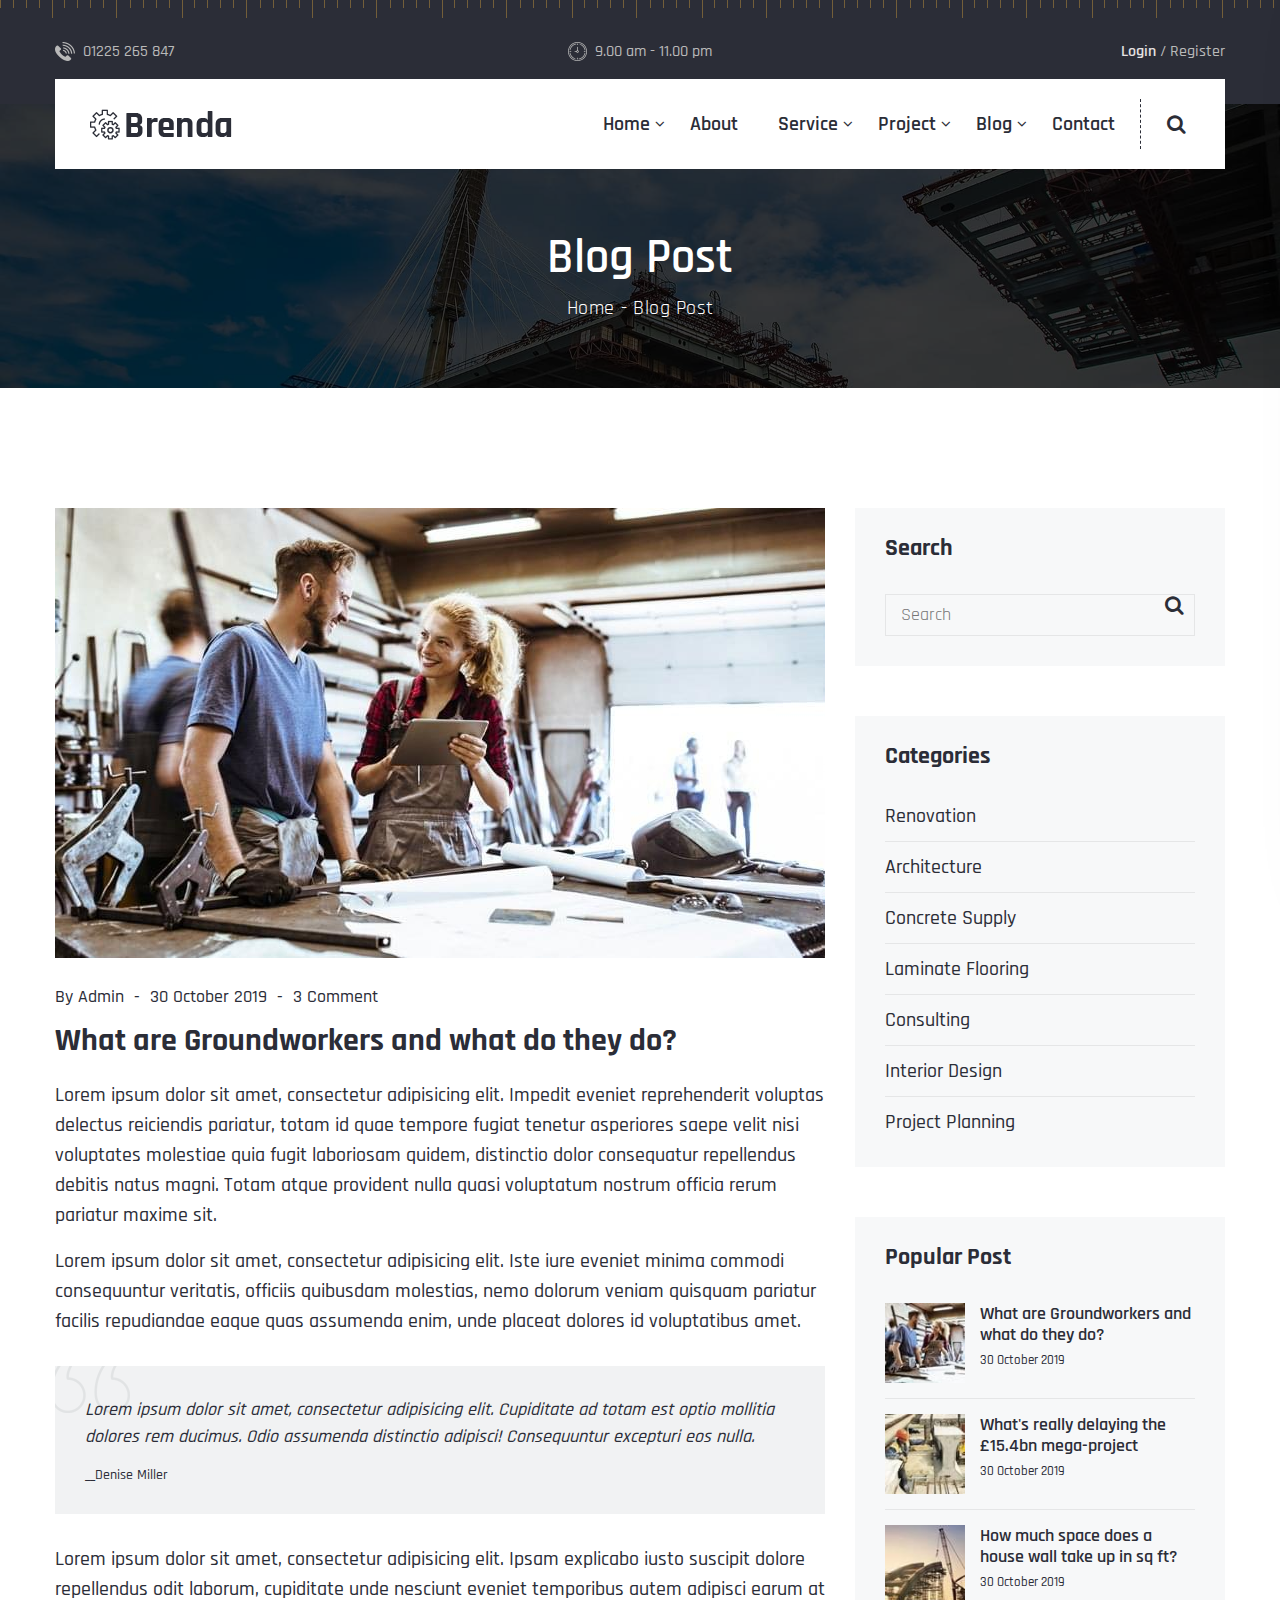
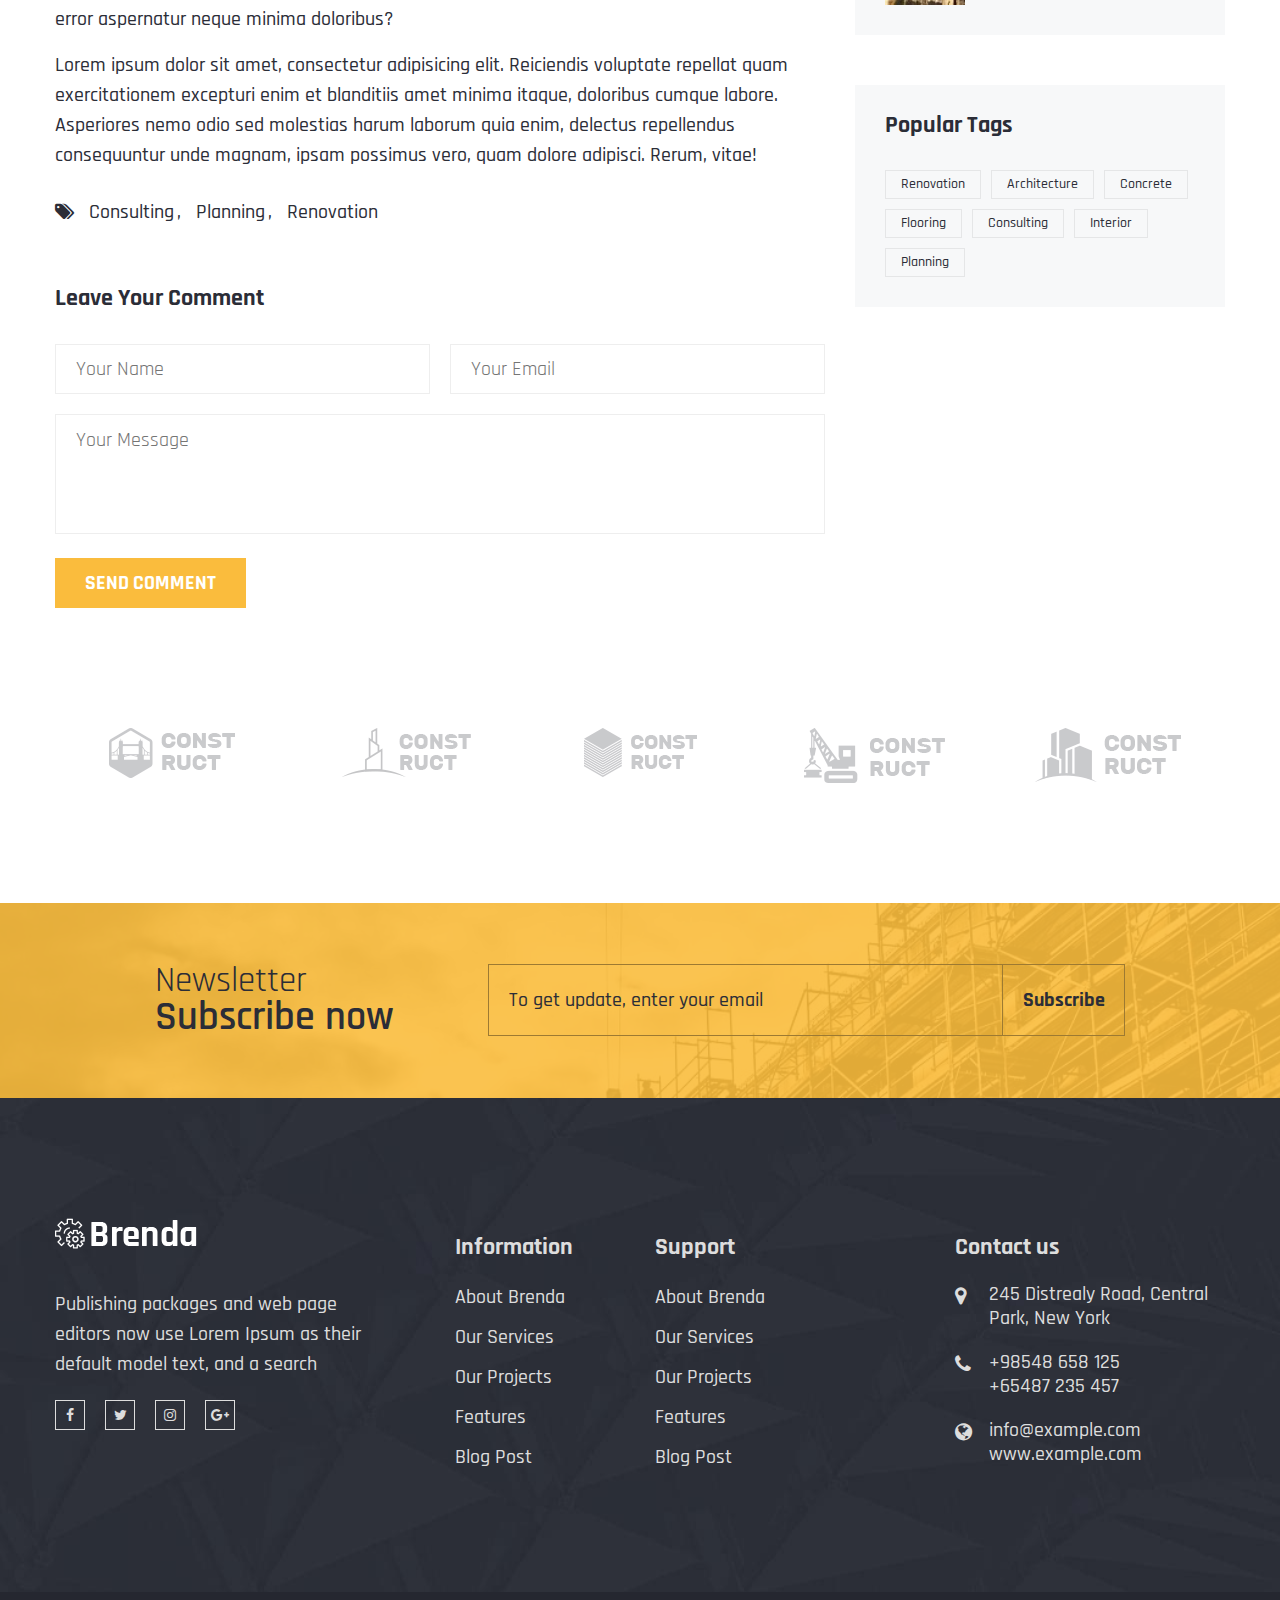
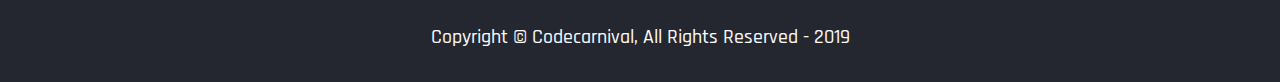
<file: blog-details-right-sidebar.html>
<!DOCTYPE html>
<html class="no-js" lang="zxx">
<!-- Mirrored from demo.hasthemes.com/brenda-preview/brenda/blog-details-right-sidebar.html by HTTrack Website Copier/3.x [XR&CO'2014], Sun, 15 Mar 2020 20:52:47 GMT -->
<head>
    <meta charset="utf-8">
    <meta http-equiv="X-UA-Compatible" content="IE=edge">
    <title>Brenda - Construction HTML Template</title>
    <meta name="description" content="">
    <meta name="viewport" content="width=device-width, initial-scale=1">
    <!-- Favicon -->
    <link rel="icon" href="assets/img/favicon.png">
    <!-- CSS
		============================================ -->
    <!-- Bootstrap CSS -->
    <link rel="stylesheet" href="assets/css/bootstrap.min.css">
    <!-- FontAwesome CSS -->
    <link rel="stylesheet" href="assets/css/font-awesome.min.css">
    <!-- Flaticon CSS -->
    <link rel="stylesheet" href="assets/css/flaticon.min.css">
    <!-- Slick Slider CSS -->
    <link rel="stylesheet" href="assets/css/plugins/slick.min.css">
    <!-- CSS Animation CSS -->
    <link rel="stylesheet" href="assets/css/plugins/cssanimation.min.css">
    <!-- Justified Gallery CSS -->
    <link rel="stylesheet" href="assets/css/plugins/justifiedGallery.min.css">
    <!-- Light Gallery CSS -->
    <link rel="stylesheet" href="assets/css/plugins/light-gallery.min.css">
    <!-- Vendor & Plugins CSS (Please remove the comment from below vendor.min.css & plugins.min.css for better website load performance and remove css files from avobe) -->
    <!--
		<link rel="stylesheet" href="assets/css/vendor.min.css">
		<link rel="stylesheet" href="assets/css/plugins/plugins.min.css">
		-->
    <!-- Main Style CSS -->
    <link rel="stylesheet" href="assets/css/style.css">
</head>
<body>
    <!--====================  header area ====================-->
    <div class="header-area header-sticky bg-img space__inner--y40 background-repeat--x background-color--dark d-none d-lg-block" data-bg="assets/img/icons/ruler.png">
        <!-- header top -->
        <div class="header-top">
            <div class="container">
                <div class="row">
                    <div class="col-lg-4">
                        <div class="header-top-info">
                            <span class="header-top-info__image pr-1"><img src="assets/img/icons/phone.png" alt=""></span>
                            <span class="header-top-info__text">01225 265 847</span>
                        </div>
                    </div>
                    <div class="col-lg-4">
                        <div class="header-top-info text-center">
                            <span class="header-top-info__image pr-1"><img src="assets/img/icons/clock.png" alt=""></span>
                            <span class="header-top-info__text">9.00 am - 11.00 pm</span>
                        </div>
                    </div>
                    <div class="col-lg-4">
                        <div class="header-top-info text-right">
                            <a class="header-top-info__link" href="login-register.html"><span>Login</span></a> / <a class="header-top-info__link" href="login-register.html">Register</a>
                        </div>
                    </div>
                </div>
            </div>
        </div>
        <!-- menu bar -->
        <div class="menu-bar position-relative">
            <div class="container">
                <div class="row">
                    <div class="col-lg-12">
                        <div class="menu-bar-wrapper background-color--default space__inner--x35">
                            <div class="menu-bar-wrapper-inner">
                                <div class="row align-items-center">
                                    <div class="col-lg-2">
                                        <div class="brand-logo">
                                            <a href="index.html">
                                                <img src="assets/img/logo.png" class="img-fluid" alt="">
                                            </a>
                                        </div>
                                    </div>
                                    <div class="col-lg-10">
                                        <div class="navigation-area d-flex justify-content-end align-items-center">
                                            <!-- navigation menu -->
                                            <nav class="main-nav-menu">
                                                <ul class="d-flex justify-content-end">
                                                    <li class="has-sub-menu">
                                                        <a href="index.html">Home</a>
                                                        <ul class="sub-menu">
                                                            <li><a href="index.html">Home One</a></li>
                                                            <li><a href="index-2.html">Home Two</a></li>
                                                        </ul>
                                                    </li>
                                                    <li><a href="about.html">About</a></li>
                                                    <li class="has-sub-menu">
                                                        <a href="service.html">Service</a>
                                                        <ul class="sub-menu">
                                                            <li><a href="service.html">Service Page</a></li>
                                                            <li><a href="service-details.html">Service Details Left Sidebar</a></li>
                                                            <li><a href="service-details-right-sidebar.html">Service Details Right Sidebar</a></li>
                                                            <li class="has-sub-menu">
                                                                <a href="#">Submenu Level One</a>
                                                                <ul class="sub-menu">
                                                                    <li><a href="#">Submenu Level Two</a></li>
                                                                    <li><a href="#">Submenu Level Two</a></li>
                                                                </ul>
                                                            </li>
                                                        </ul>
                                                    </li>
                                                    <li class="has-sub-menu">
                                                        <a href="project.html">Project</a>
                                                        <ul class="sub-menu">
                                                            <li><a href="project.html">Project Page</a></li>
                                                            <li><a href="project-details.html">Project Details</a></li>
                                                        </ul>
                                                    </li>
                                                    <li class="has-sub-menu">
                                                        <a href="blog-left-sidebar.html">Blog</a>
                                                        <ul class="sub-menu">
                                                            <li><a href="blog-left-sidebar.html">Blog Left Sidebar</a></li>
                                                            <li><a href="blog-right-sidebar.html">Blog Right Sidebar</a></li>
                                                            <li><a href="blog-details-left-sidebar.html">Blog Details Left Sidebar</a></li>
                                                            <li><a href="blog-details-right-sidebar.html">Blog Details Right Sidebar</a></li>
                                                            <li class="has-sub-menu">
                                                                <a href="#">Submenu Level One</a>
                                                                <ul class="sub-menu">
                                                                    <li class="has-sub-menu">
                                                                        <a href="#">Submenu Level Two</a>
                                                                        <ul class="sub-menu">
                                                                            <li><a href="#">Submenu Level Three</a></li>
                                                                            <li><a href="#">Submenu Level Three</a></li>
                                                                        </ul>
                                                                    </li>
                                                                    <li><a href="#">Submenu Level Two</a></li>
                                                                </ul>
                                                            </li>
                                                        </ul>
                                                    </li>
                                                    <li><a href="contact.html">Contact</a></li>
                                                </ul>
                                            </nav>
                                            <!-- search icon nav menu -->
                                            <div class="nav-search-icon">
                                                <button class="header-search-toggle"><i class="fa fa-search"></i></button>
                                                <div class="header-search-form">
                                                    <form action="#">
                                                        <input type="text" placeholder="Type and hit enter">
                                                        <button><i class="fa fa-search"></i></button>
                                                    </form>
                                                </div>
                                            </div>
                                        </div>
                                    </div>
                                </div>
                            </div>
                        </div>
                    </div>
                </div>
            </div>
        </div>
    </div>
    <!--====================  End of header area  ====================-->
    <!--====================  mobile header ====================-->
    <div class="mobile-header header-sticky bg-img space__inner--y30 background-repeat--x background-color--dark d-block d-lg-none" data-bg="assets/img/icons/ruler.png">
        <div class="container">
            <div class="row align-items-center">
                <div class="col-6">
                    <div class="brand-logo">
                        <a href="index.html">
                            <img src="assets/img/logo-white.png" class="img-fluid" alt="">
                        </a>
                    </div>
                </div>
                <div class="col-6">
                    <div class="mobile-menu-trigger-wrapper text-right" id="mobile-menu-trigger">
                        <span class="mobile-menu-trigger"></span>
                    </div>
                </div>
            </div>
        </div>
    </div>
    <!--====================  End of mobile header  ====================-->
    <!--====================  offcanvas mobile menu ====================-->
    <div class="offcanvas-mobile-menu" id="mobile-menu-overlay">
        <a href="javascript:void(0)" class="offcanvas-menu-close" id="mobile-menu-close-trigger">
            <span class="menu-close"></span>
        </a>
        <div class="offcanvas-wrapper">
            <div class="offcanvas-inner-content">
                <div class="offcanvas-mobile-search-area">
                    <form action="#">
                        <input type="search" placeholder="Search ...">
                        <button type="submit"><i class="fa fa-search"></i></button>
                    </form>
                </div>
                <nav class="offcanvas-navigation">
                    <ul>
                        <li class="menu-item-has-children">
                            <a href="#">Home</a>
                            <ul class="sub-menu-mobile">
                                <li><a href="index.html">Homepage One</a></li>
                                <li><a href="index-2.html">Homepage Two</a></li>
                            </ul>
                        </li>
                        <li><a href="about.html">About</a></li>
                        <li class="menu-item-has-children">
                            <a href="service.html">Service</a>
                            <ul class="sub-menu-mobile">
                                <li><a href="service.html">Service Page</a></li>
                                <li><a href="service-details.html">Service Details Left Sidebar</a></li>
                                <li><a href="service-details-right-sidebar.html">Service Details Right Sidebar</a></li>
                                <li class="menu-item-has-children">
                                    <a href="#">Submenu Level One</a>
                                    <ul class="sub-menu-mobile">
                                        <li><a href="#">Submenu Level Two</a></li>
                                        <li><a href="#">Submenu Level Two</a></li>
                                    </ul>
                                </li>
                            </ul>
                        </li>
                        <li class="menu-item-has-children">
                            <a href="javascript:void(0)">Project</a>
                            <ul class="sub-menu-mobile">
                                <li><a href="project.html">Project Page</a></li>
                                <li><a href="project-details.html">Project Details</a></li>
                            </ul>
                        </li>
                        <li class="menu-item-has-children">
                            <a href="javascript:void(0)">Blog</a>
                            <ul class="sub-menu-mobile">
                                <li><a href="blog-left-sidebar.html">Blog Left Sidebar</a></li>
                                <li><a href="blog-right-sidebar.html">Blog Right Sidebar</a></li>
                                <li><a href="blog-details-left-sidebar.html">Blog Details Left Sidebar</a></li>
                                <li><a href="blog-details-right-sidebar.html">Blog Details Right Sidebar</a></li>
                                <li class="menu-item-has-children">
                                    <a href="#">Submenu Level One</a>
                                    <ul class="sub-menu-mobile">
                                        <li class="menu-item-has-children">
                                            <a href="#">Submenu Level Two</a>
                                            <ul class="sub-menu-mobile">
                                                <li><a href="#">Submenu Level Three</a></li>
                                                <li><a href="#">Submenu Level Three</a></li>
                                            </ul>
                                        </li>
                                        <li><a href="#">Submenu Level Two</a></li>
                                    </ul>
                                </li>
                            </ul>
                        </li>
                        <li><a href="contact.html">Contact</a></li>
                    </ul>
                </nav>
                <div class="offcanvas-widget-area">
                    <div class="off-canvas-contact-widget">
                        <div class="header-contact-info">
                            <ul class="header-contact-info__list">
                                <li><i class="fa fa-phone"></i> 01225 265 847</li>
                                <li><i class="fa fa-clock-o"></i> 9.00 am - 11.00 pm</li>
                                <li><i class="fa fa-user"></i> <a href="login-register.html">Login / Register</a></li>
                            </ul>
                        </div>
                    </div>
                    <!--Off Canvas Widget Social Start-->
                    <div class="off-canvas-widget-social">
                        <a href="#" title="Facebook"><i class="fa fa-facebook"></i></a>
                        <a href="#" title="Twitter"><i class="fa fa-twitter"></i></a>
                        <a href="#" title="LinkedIn"><i class="fa fa-linkedin"></i></a>
                        <a href="#" title="Youtube"><i class="fa fa-youtube-play"></i></a>
                        <a href="#" title="Vimeo"><i class="fa fa-vimeo-square"></i></a>
                    </div>
                    <!--Off Canvas Widget Social End-->
                </div>
            </div>
        </div>
    </div>
    <!--====================  End of offcanvas mobile menu  ====================-->
    <!--====================  breadcrumb area ====================-->
    <div class="page-breadcrumb bg-img space__bottom--r120" data-bg="assets/img/backgrounds/bc-bg.jpg">
        <div class="container">
            <div class="row">
                <div class="col">
                    <div class="page-breadcrumb-content text-center">
                        <h1>Blog Post</h1>
                        <ul class="page-breadcrumb-links">
                            <li><a href="index.html">Home</a></li>
                            <li>Blog Post</li>
                        </ul>
                    </div>
                </div>
            </div>
        </div>
    </div>
    <!--====================  End of breadcrumb area  ====================-->
    <!--====================  blog details ====================-->
    <div class="blog-section space__bottom--r120">
        <div class="container">
            <div class="row">
                <div class="col-lg-8 col-12">
                    <div class="row">
                        <div class="blog-details col-12">
                            <div class="blog-inner">
                                <div class="media">
                                    <div class="image"><img src="assets/img/blog/blog-details-1.jpg" alt=""></div>
                                </div>
                                <div class="content">
                                    <ul class="meta">
                                        <li>By <a href="#">admin</a></li>
                                        <li>30 October 2019</li>
                                        <li><a href="#">3 Comment</a></li>
                                    </ul>
                                    <h2 class="title">What are Groundworkers and what do they do?</h2>
                                    <div class="desc space__bottom--30">
                                        <p>Lorem ipsum dolor sit amet, consectetur adipisicing elit. Impedit eveniet reprehenderit voluptas delectus reiciendis pariatur, totam id quae tempore fugiat tenetur asperiores saepe velit nisi voluptates molestiae quia fugit laboriosam quidem, distinctio dolor consequatur repellendus debitis natus magni. Totam atque provident nulla quasi voluptatum nostrum officia rerum pariatur maxime sit.</p>
                                        <p>Lorem ipsum dolor sit amet, consectetur adipisicing elit. Iste iure eveniet minima commodi consequuntur veritatis, officiis quibusdam molestias, nemo dolorum veniam quisquam pariatur facilis repudiandae eaque quas assumenda enim, unde placeat dolores id voluptatibus amet.</p>
                                        <blockquote class="blockquote space__bottom--30 space__top--30">
                                            <p>Lorem ipsum dolor sit amet, consectetur adipisicing elit. Cupiditate ad totam est optio mollitia dolores rem ducimus. Odio assumenda distinctio adipisci! Consequuntur excepturi eos nulla.</p>
                                            <span class="author">__Denise Miller</span>
                                        </blockquote>
                                        <p>Lorem ipsum dolor sit amet, consectetur adipisicing elit. Ipsam explicabo iusto suscipit dolore repellendus odit laborum, cupiditate unde nesciunt eveniet temporibus autem adipisci earum at error aspernatur neque minima doloribus?</p>
                                        <p>Lorem ipsum dolor sit amet, consectetur adipisicing elit. Reiciendis voluptate repellat quam exercitationem excepturi enim et blanditiis amet minima itaque, doloribus cumque labore. Asperiores nemo odio sed molestias harum laborum quia enim, delectus repellendus consequuntur unde magnam, ipsam possimus vero, quam dolore adipisci. Rerum, vitae!</p>
                                    </div>
                                    <ul class="tags">
                                        <li><i class="fa fa-tags"></i></li>
                                        <li><a href="#">Consulting</a></li>
                                        <li><a href="#">Planning</a></li>
                                        <li><a href="#">Renovation</a></li>
                                    </ul>
                                </div>
                            </div>
                        </div>
                        <div class="col-12 space__top--60">
                            <div class="comment-wrapper">
                                <h3>Leave Your Comment</h3>
                                <div class="comment-form">
                                    <form action="#">
                                        <div class="row row-10">
                                            <div class="col-md-6 col-12 space__bottom--20"><input type="text" placeholder="Your Name"></div>
                                            <div class="col-md-6 col-12 space__bottom--20"><input type="email" placeholder="Your Email"></div>
                                            <div class="col-12"><textarea placeholder="Your Message"></textarea></div>
                                            <div class="col-12"><input type="submit" value="Send Comment"></div>
                                        </div>
                                    </form>
                                </div>
                            </div>
                        </div>
                    </div>
                </div>
                <div class="col-lg-4 col-12 space__top__md--50 space__top__lm--50">
                    <div class="sidebar">
                        <h3 class="sidebar-title">Search</h3>
                        <div class="sidebar-search">
                            <form action="#">
                                <input type="text" placeholder="Search">
                                <button><i class="fa fa-search"></i></button>
                            </form>
                        </div>
                    </div>
                    <div class="sidebar">
                        <h3 class="sidebar-title">Categories</h3>
                        <ul class="sidebar-list">
                            <li><a href="#">Renovation</a></li>
                            <li><a href="#">Architecture</a></li>
                            <li><a href="#">Concrete Supply</a></li>
                            <li><a href="#">Laminate Flooring</a></li>
                            <li><a href="#">Consulting</a></li>
                            <li><a href="#">Interior Design</a></li>
                            <li><a href="#">Project Planning</a></li>
                        </ul>
                    </div>
                    <div class="sidebar">
                        <h3 class="sidebar-title">Popular Post</h3>
                        <div class="sidebar-blog">
                            <a href="blog-details-left-sidebar.html" class="image"><img src="assets/img/blog/sidebar-blog-1.jpg" alt=""></a>
                            <div class="content">
                                <h5><a href="blog-details-left-sidebar.html">What are Groundworkers and what do they do?</a></h5>
                                <span>30 October 2019</span>
                            </div>
                        </div>
                        <div class="sidebar-blog">
                            <a href="blog-details-left-sidebar.html" class="image"><img src="assets/img/blog/sidebar-blog-2.jpg" alt=""></a>
                            <div class="content">
                                <h5><a href="blog-details-left-sidebar.html">What's really delaying the £15.4bn mega-project</a></h5>
                                <span>30 October 2019</span>
                            </div>
                        </div>
                        <div class="sidebar-blog">
                            <a href="blog-details-left-sidebar.html" class="image"><img src="assets/img/blog/sidebar-blog-3.jpg" alt=""></a>
                            <div class="content">
                                <h5><a href="blog-details-left-sidebar.html">How much space does a house wall take up in sq ft?</a></h5>
                                <span>30 October 2019</span>
                            </div>
                        </div>
                    </div>
                    <div class="sidebar">
                        <h3 class="sidebar-title">Popular Tags</h3>
                        <ul class="sidebar-tag">
                            <li><a href="#">Renovation</a></li>
                            <li><a href="#">Architecture</a></li>
                            <li><a href="#">Concrete</a></li>
                            <li><a href="#">Flooring</a></li>
                            <li><a href="#">Consulting</a></li>
                            <li><a href="#">Interior</a></li>
                            <li><a href="#">Planning</a></li>
                        </ul>
                    </div>
                </div>
            </div>
        </div>
    </div>
    <!--====================  End of blog details  ====================-->
    <!--====================  brand logo area ====================-->
    <div class="brand-logo-area space__bottom--r120">
        <div class="container">
            <div class="row">
                <div class="col-lg-12">
                    <!-- brand logo slider -->
                    <div class="brand-logo-wrapper">
                        <div class="single-brand-logo">
                            <a href="#"><img src="assets/img/brand-logo/logo1.png" class="img-fluid" alt=""></a>
                        </div>
                        <div class="single-brand-logo">
                            <a href="#"><img src="assets/img/brand-logo/logo2.png" class="img-fluid" alt=""></a>
                        </div>
                        <div class="single-brand-logo">
                            <a href="#"><img src="assets/img/brand-logo/logo3.png" class="img-fluid" alt=""></a>
                        </div>
                        <div class="single-brand-logo">
                            <a href="#"><img src="assets/img/brand-logo/logo4.png" class="img-fluid" alt=""></a>
                        </div>
                        <div class="single-brand-logo">
                            <a href="#"><img src="assets/img/brand-logo/logo5.png" class="img-fluid" alt=""></a>
                        </div>
                        <div class="single-brand-logo">
                            <a href="#"><img src="assets/img/brand-logo/logo4.png" class="img-fluid" alt=""></a>
                        </div>
                    </div>
                </div>
            </div>
        </div>
    </div>
    <!--====================  End of brand logo area  ====================-->
    <!--====================  newsletter area ====================-->
    <div class="newsletter-area newsletter-area-bg bg-img" data-bg="assets/img/backgrounds/newsletter-bg.jpg">
        <div class="newsletter-wrapper background-color--default-overlay space__inner--y60">
            <div class="container">
                <div class="row">
                    <div class="col-lg-12 col-xl-10 mx-auto">
                        <div class="row align-items-center">
                            <div class="col-lg-4 mb-3 mb-lg-0">
                                <!-- newsletter title -->
                                <h3 class="newsletter-title"><span>Newsletter</span> Subscribe now</h3>
                            </div>
                            <div class="col-lg-8">
                                <div class="newsletter-form">
                                    <form id="mc-form" class="mc-form">
                                        <input type="email" placeholder="To get update, enter your email">
                                        <button class="theme-button" type="submit">Subscribe</button>
                                    </form>
                                    <!-- mailchimp-alerts Start -->
                                    <div class="mailchimp-alerts">
                                        <div class="mailchimp-submitting"></div><!-- mailchimp-submitting end -->
                                        <div class="mailchimp-success"></div><!-- mailchimp-success end -->
                                        <div class="mailchimp-error"></div><!-- mailchimp-error end -->
                                    </div>
                                    <!-- mailchimp-alerts end -->
                                </div>
                            </div>
                        </div>
                    </div>
                </div>
            </div>
        </div>
    </div>
    <!--====================  End of newsletter area  ====================-->
    <!--====================  footer area ====================-->
    <div class="footer-area bg-img space__inner--ry120" data-bg="assets/img/backgrounds/footer-bg.jpg">
        <div class="container">
            <div class="row">
                <div class="col-lg-4 col-md-6">
                    <div class="footer-widget">
                        <div class="footer-widget__logo space__bottom--40">
                            <a href="index.html">
                                <img src="assets/img/logo-white.png" class="img-fluid" alt="">
                            </a>
                        </div>
                        <p class="footer-widget__text space__bottom--20">Publishing packages and web page editors now use Lorem Ipsum as their default model text, and a search</p>
                        <ul class="social-icons">
                            <li><a href="http://www.facebook.com/"><i class="fa fa-facebook"></i></a></li>
                            <li><a href="http://www.twitter.com/"><i class="fa fa-twitter"></i></a></li>
                            <li><a href="http://www.instagram.com/"><i class="fa fa-instagram"></i></a></li>
                            <li><a href="http://plus.google.com/"><i class="fa fa-google-plus"></i></a></li>
                        </ul>
                    </div>
                </div>
                <div class="col-lg-2 col-md-6">
                    <div class="footer-widget space__top--15 space__top__md--40 space__top__lm--40">
                        <h5 class="footer-widget__title space__bottom--20">Information</h5>
                        <ul class="footer-widget__menu">
                            <li><a href="#">About Brenda</a></li>
                            <li><a href="#">Our Services</a></li>
                            <li><a href="#">Our Projects</a></li>
                            <li><a href="#">Features</a></li>
                            <li><a href="#">Blog Post</a></li>
                        </ul>
                    </div>
                </div>
                <div class="col-lg-3 col-md-6">
                    <div class="footer-widget space__top--15 space__top__md--40 space__top__lm--40">
                        <h5 class="footer-widget__title space__bottom--20">Support</h5>
                        <ul class="footer-widget__menu">
                            <li><a href="#">About Brenda</a></li>
                            <li><a href="#">Our Services</a></li>
                            <li><a href="#">Our Projects</a></li>
                            <li><a href="#">Features</a></li>
                            <li><a href="#">Blog Post</a></li>
                        </ul>
                    </div>
                </div>
                <div class="col-lg-3 col-md-6">
                    <h5 class="footer-widget__title space__top--15 space__bottom--20 space__top__md--40 space__top__lm--40">Contact us</h5>
                    <div class="footer-contact-wrapper">
                        <div class="single-footer-contact">
                            <div class="single-footer-contact__icon"><i class="fa fa-map-marker"></i></div>
                            <div class="single-footer-contact__text">245 Distrealy Road, Central Park, New York</div>
                        </div>
                        <div class="single-footer-contact">
                            <div class="single-footer-contact__icon"><i class="fa fa-phone"></i></div>
                            <div class="single-footer-contact__text"> <a href="tel:98548658125">+98548 658 125</a> <br> <a href="tel:65487235457">+65487 235 457</a> </div>
                        </div>
                        <div class="single-footer-contact">
                            <div class="single-footer-contact__icon"><i class="fa fa-globe"></i></div>
                            <div class="single-footer-contact__text"><a href="mailto:info@example.com">info@example.com</a> <br> <a href="#">www.example.com</a> </div>
                        </div>
                    </div>
                </div>
            </div>
        </div>
    </div>
    <!-- copyright text -->
    <div class="copyright-area background-color--deep-dark space__inner--y30">
        <div class="container">
            <div class="row">
                <div class="col-lg-12 text-center">
                    <p class="copyright-text">Copyright &copy; <a href="#">Codecarnival</a>, All Rights Reserved - 2019</p>
                </div>
            </div>
        </div>
    </div>
    <!--====================  End of footer area  ====================-->
    <!--====================  scroll top ====================-->
    <button class="scroll-top" id="scroll-top">
        <i class="fa fa-angle-up"></i>
    </button>
    <!--====================  End of scroll top  ====================-->
    <!-- JS
    ============================================ -->
    <!-- Modernizer JS -->
    <script src="assets/js/modernizr-2.8.3.min.js"></script>
    <!-- jQuery JS -->
    <script src="assets/js/jquery-3.4.1.min.js"></script>
    <!-- Bootstrap JS -->
    <script src="assets/js/bootstrap.min.js"></script>
    <!-- Popper JS -->
    <script src="assets/js/popper.min.js"></script>
    <!-- Slick slider JS -->
    <script src="assets/js/plugins/slick.min.js"></script>
    <!-- Counterup JS -->
    <script src="assets/js/plugins/counterup.min.js"></script>
    <!-- Waypoint JS -->
    <script src="assets/js/plugins/waypoint.min.js"></script>
    <!-- Justified Gallery JS -->
    <script src="assets/js/plugins/justifiedGallery.min.js"></script>
    <!-- Image Loaded JS -->
    <script src="assets/js/plugins/imageloaded.min.js"></script>
    <!-- Maosnry JS -->
    <script src="assets/js/plugins/masonry.min.js"></script>
    <!-- Light Gallery JS -->
    <script src="assets/js/plugins/light-gallery.min.js"></script>
    <!-- Mailchimp JS -->
    <script src="assets/js/plugins/mailchimp-ajax-submit.min.js"></script>
    <!-- Plugins JS (Please remove the comment from below plugins.min.js for better website load performance and remove plugin js files from avobe) -->
    <!--
    <script src="assets/js/plugins/plugins.min.js"></script>
    -->
    <!-- Main JS -->
    <script src="assets/js/main.js"></script>
</body>
<!-- Mirrored from demo.hasthemes.com/brenda-preview/brenda/blog-details-right-sidebar.html by HTTrack Website Copier/3.x [XR&CO'2014], Sun, 15 Mar 2020 20:52:47 GMT -->
</html>
</file>
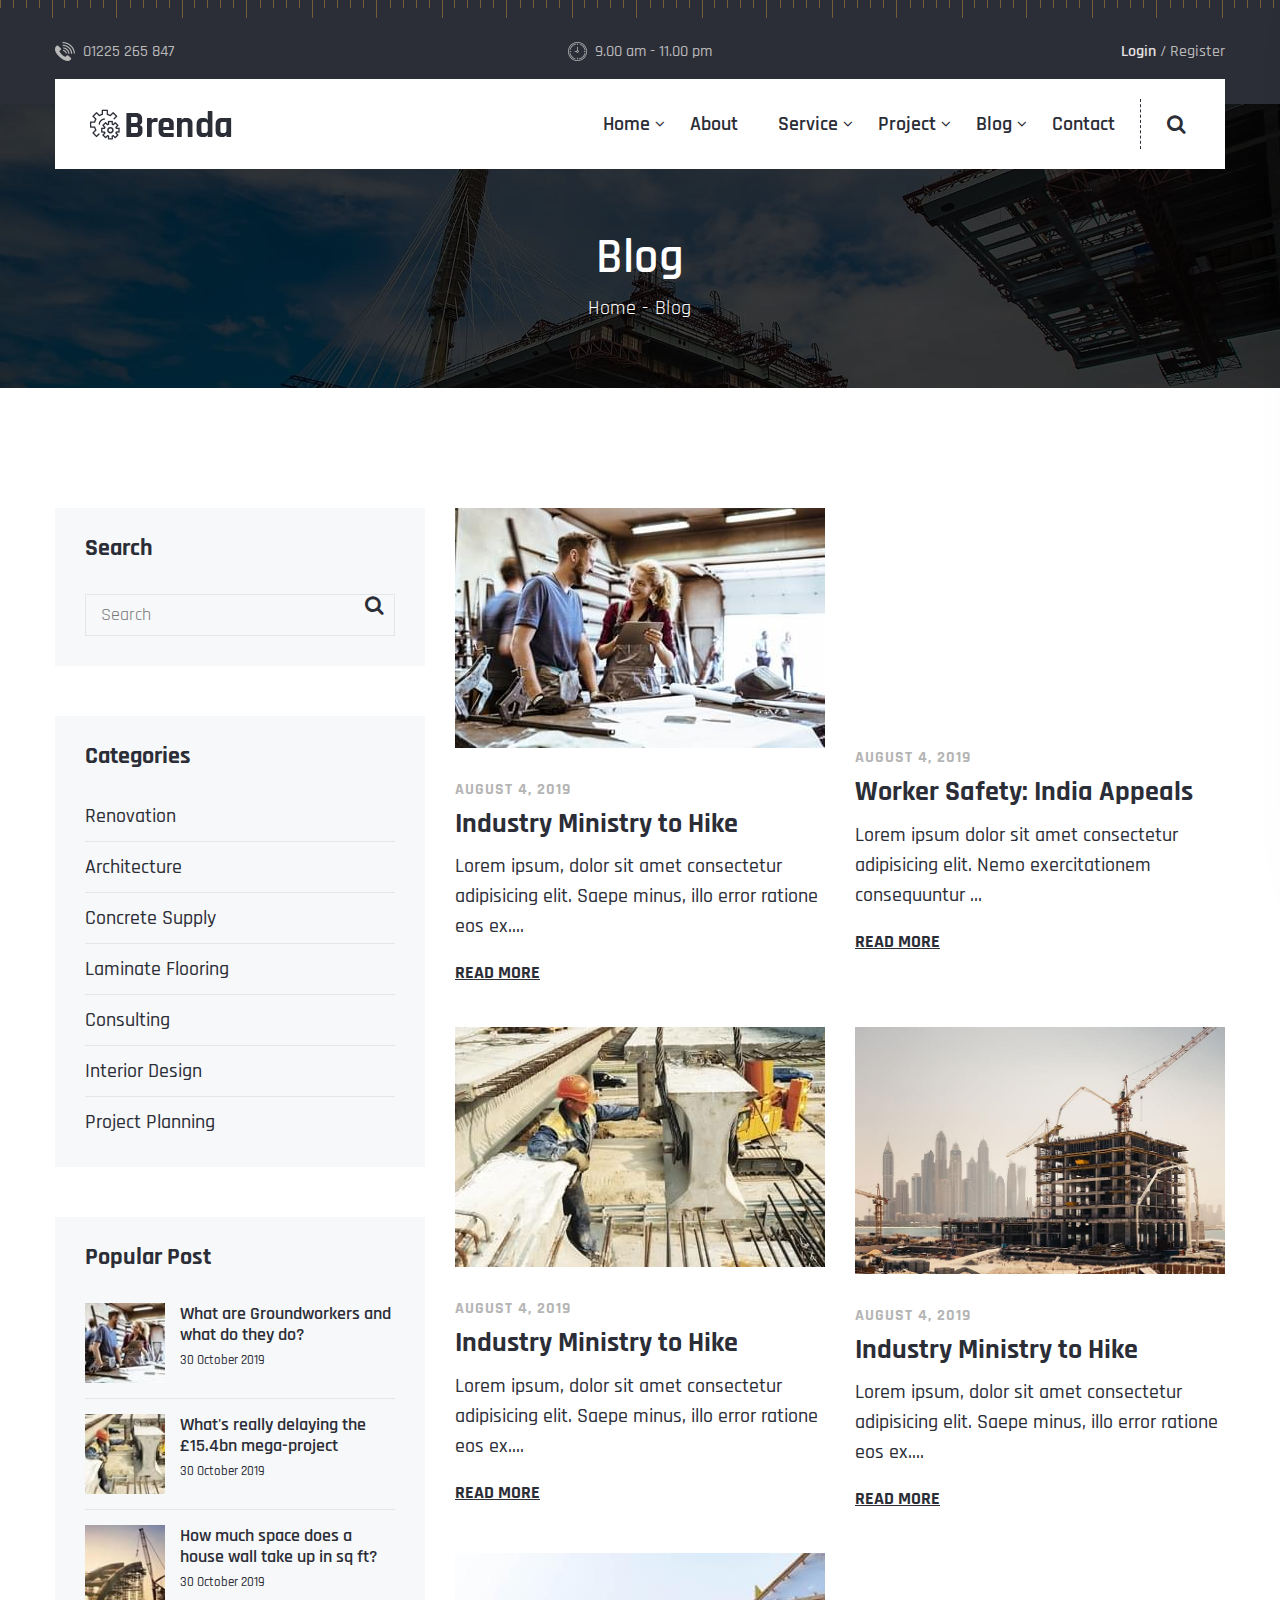
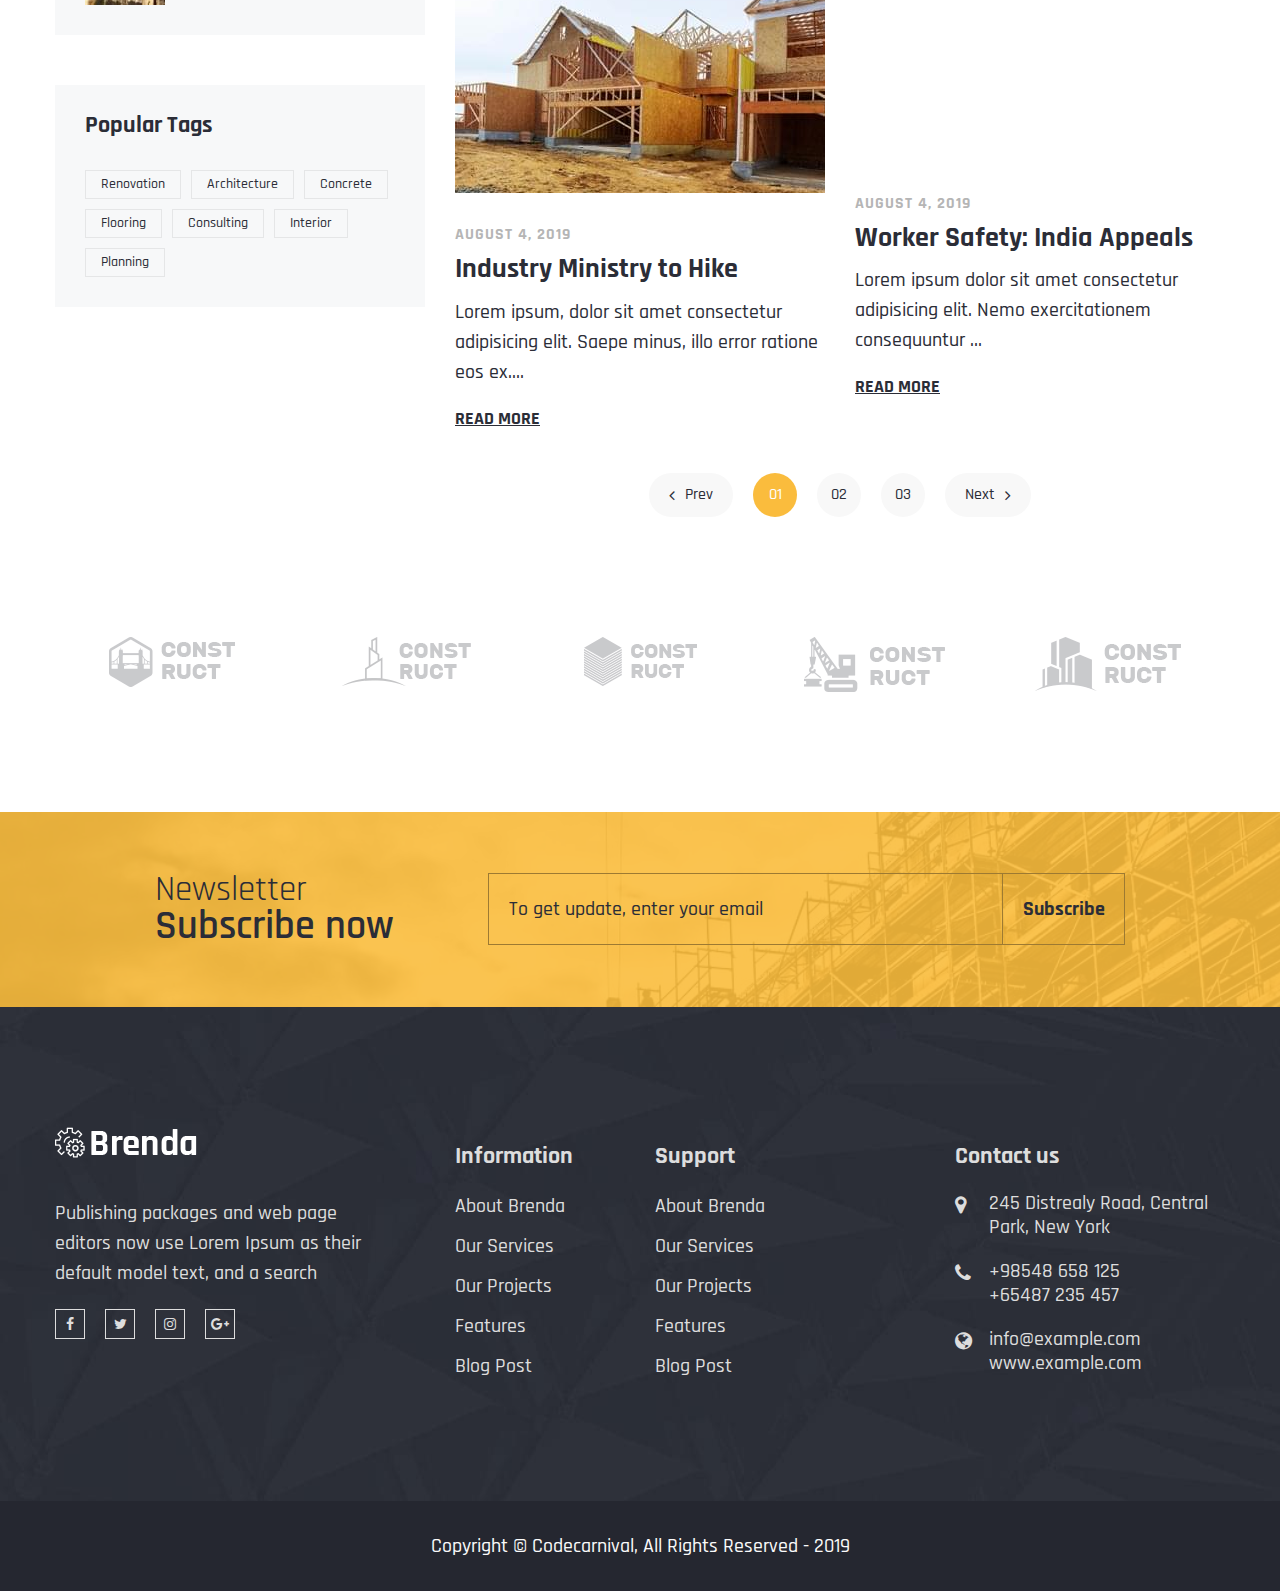
<file: blog-left-sidebar.html>
<!DOCTYPE html>
<html class="no-js" lang="zxx">
<!-- Mirrored from demo.hasthemes.com/brenda-preview/brenda/blog-left-sidebar.html by HTTrack Website Copier/3.x [XR&CO'2014], Sun, 15 Mar 2020 20:52:45 GMT -->
<head>
    <meta charset="utf-8">
    <meta http-equiv="X-UA-Compatible" content="IE=edge">
    <title>Brenda - Construction HTML Template</title>
    <meta name="description" content="">
    <meta name="viewport" content="width=device-width, initial-scale=1">
    <!-- Favicon -->
    <link rel="icon" href="assets/img/favicon.png">
    <!-- CSS
		============================================ -->
    <!-- Bootstrap CSS -->
    <link rel="stylesheet" href="assets/css/bootstrap.min.css">
    <!-- FontAwesome CSS -->
    <link rel="stylesheet" href="assets/css/font-awesome.min.css">
    <!-- Flaticon CSS -->
    <link rel="stylesheet" href="assets/css/flaticon.min.css">
    <!-- Slick Slider CSS -->
    <link rel="stylesheet" href="assets/css/plugins/slick.min.css">
    <!-- CSS Animation CSS -->
    <link rel="stylesheet" href="assets/css/plugins/cssanimation.min.css">
    <!-- Justified Gallery CSS -->
    <link rel="stylesheet" href="assets/css/plugins/justifiedGallery.min.css">
    <!-- Light Gallery CSS -->
    <link rel="stylesheet" href="assets/css/plugins/light-gallery.min.css">
    <!-- Vendor & Plugins CSS (Please remove the comment from below vendor.min.css & plugins.min.css for better website load performance and remove css files from avobe) -->
    <!--
		<link rel="stylesheet" href="assets/css/vendor.min.css">
		<link rel="stylesheet" href="assets/css/plugins/plugins.min.css">
		-->
    <!-- Main Style CSS -->
    <link rel="stylesheet" href="assets/css/style.css">
</head>
<body>
    <!--====================  header area ====================-->
    <div class="header-area header-sticky bg-img space__inner--y40 background-repeat--x background-color--dark d-none d-lg-block" data-bg="assets/img/icons/ruler.png">
        <!-- header top -->
        <div class="header-top">
            <div class="container">
                <div class="row">
                    <div class="col-lg-4">
                        <div class="header-top-info">
                            <span class="header-top-info__image pr-1"><img src="assets/img/icons/phone.png" alt=""></span>
                            <span class="header-top-info__text">01225 265 847</span>
                        </div>
                    </div>
                    <div class="col-lg-4">
                        <div class="header-top-info text-center">
                            <span class="header-top-info__image pr-1"><img src="assets/img/icons/clock.png" alt=""></span>
                            <span class="header-top-info__text">9.00 am - 11.00 pm</span>
                        </div>
                    </div>
                    <div class="col-lg-4">
                        <div class="header-top-info text-right">
                            <a class="header-top-info__link" href="login-register.html"><span>Login</span></a> / <a class="header-top-info__link" href="login-register.html">Register</a>
                        </div>
                    </div>
                </div>
            </div>
        </div>
        <!-- menu bar -->
        <div class="menu-bar position-relative">
            <div class="container">
                <div class="row">
                    <div class="col-lg-12">
                        <div class="menu-bar-wrapper background-color--default space__inner--x35">
                            <div class="menu-bar-wrapper-inner">
                                <div class="row align-items-center">
                                    <div class="col-lg-2">
                                        <div class="brand-logo">
                                            <a href="index.html">
                                                <img src="assets/img/logo.png" class="img-fluid" alt="">
                                            </a>
                                        </div>
                                    </div>
                                    <div class="col-lg-10">
                                        <div class="navigation-area d-flex justify-content-end align-items-center">
                                            <!-- navigation menu -->
                                            <nav class="main-nav-menu">
                                                <ul class="d-flex justify-content-end">
                                                    <li class="has-sub-menu">
                                                        <a href="index.html">Home</a>
                                                        <ul class="sub-menu">
                                                            <li><a href="index.html">Home One</a></li>
                                                            <li><a href="index-2.html">Home Two</a></li>
                                                        </ul>
                                                    </li>
                                                    <li><a href="about.html">About</a></li>
                                                    <li class="has-sub-menu">
                                                        <a href="service.html">Service</a>
                                                        <ul class="sub-menu">
                                                            <li><a href="service.html">Service Page</a></li>
                                                            <li><a href="service-details.html">Service Details Left Sidebar</a></li>
                                                            <li><a href="service-details-right-sidebar.html">Service Details Right Sidebar</a></li>
                                                            <li class="has-sub-menu">
                                                                <a href="#">Submenu Level One</a>
                                                                <ul class="sub-menu">
                                                                    <li><a href="#">Submenu Level Two</a></li>
                                                                    <li><a href="#">Submenu Level Two</a></li>
                                                                </ul>
                                                            </li>
                                                        </ul>
                                                    </li>
                                                    <li class="has-sub-menu">
                                                        <a href="project.html">Project</a>
                                                        <ul class="sub-menu">
                                                            <li><a href="project.html">Project Page</a></li>
                                                            <li><a href="project-details.html">Project Details</a></li>
                                                        </ul>
                                                    </li>
                                                    <li class="has-sub-menu">
                                                        <a href="blog-left-sidebar.html">Blog</a>
                                                        <ul class="sub-menu">
                                                            <li><a href="blog-left-sidebar.html">Blog Left Sidebar</a></li>
                                                            <li><a href="blog-right-sidebar.html">Blog Right Sidebar</a></li>
                                                            <li><a href="blog-details-left-sidebar.html">Blog Details Left Sidebar</a></li>
                                                            <li><a href="blog-details-right-sidebar.html">Blog Details Right Sidebar</a></li>
                                                            <li class="has-sub-menu">
                                                                <a href="#">Submenu Level One</a>
                                                                <ul class="sub-menu">
                                                                    <li class="has-sub-menu">
                                                                        <a href="#">Submenu Level Two</a>
                                                                        <ul class="sub-menu">
                                                                            <li><a href="#">Submenu Level Three</a></li>
                                                                            <li><a href="#">Submenu Level Three</a></li>
                                                                        </ul>
                                                                    </li>
                                                                    <li><a href="#">Submenu Level Two</a></li>
                                                                </ul>
                                                            </li>
                                                        </ul>
                                                    </li>
                                                    <li><a href="contact.html">Contact</a></li>
                                                </ul>
                                            </nav>
                                            <!-- search icon nav menu -->
                                            <div class="nav-search-icon">
                                                <button class="header-search-toggle"><i class="fa fa-search"></i></button>
                                                <div class="header-search-form">
                                                    <form action="#">
                                                        <input type="text" placeholder="Type and hit enter">
                                                        <button><i class="fa fa-search"></i></button>
                                                    </form>
                                                </div>
                                            </div>
                                        </div>
                                    </div>
                                </div>
                            </div>
                        </div>
                    </div>
                </div>
            </div>
        </div>
    </div>
    <!--====================  End of header area  ====================-->
    <!--====================  mobile header ====================-->
    <div class="mobile-header header-sticky bg-img space__inner--y30 background-repeat--x background-color--dark d-block d-lg-none" data-bg="assets/img/icons/ruler.png">
        <div class="container">
            <div class="row align-items-center">
                <div class="col-6">
                    <div class="brand-logo">
                        <a href="index.html">
                            <img src="assets/img/logo-white.png" class="img-fluid" alt="">
                        </a>
                    </div>
                </div>
                <div class="col-6">
                    <div class="mobile-menu-trigger-wrapper text-right" id="mobile-menu-trigger">
                        <span class="mobile-menu-trigger"></span>
                    </div>
                </div>
            </div>
        </div>
    </div>
    <!--====================  End of mobile header  ====================-->
    <!--====================  offcanvas mobile menu ====================-->
    <div class="offcanvas-mobile-menu" id="mobile-menu-overlay">
        <a href="javascript:void(0)" class="offcanvas-menu-close" id="mobile-menu-close-trigger">
            <span class="menu-close"></span>
        </a>
        <div class="offcanvas-wrapper">
            <div class="offcanvas-inner-content">
                <div class="offcanvas-mobile-search-area">
                    <form action="#">
                        <input type="search" placeholder="Search ...">
                        <button type="submit"><i class="fa fa-search"></i></button>
                    </form>
                </div>
                <nav class="offcanvas-navigation">
                    <ul>
                        <li class="menu-item-has-children">
                            <a href="#">Home</a>
                            <ul class="sub-menu-mobile">
                                <li><a href="index.html">Homepage One</a></li>
                                <li><a href="index-2.html">Homepage Two</a></li>
                            </ul>
                        </li>
                        <li><a href="about.html">About</a></li>
                        <li class="menu-item-has-children">
                            <a href="service.html">Service</a>
                            <ul class="sub-menu-mobile">
                                <li><a href="service.html">Service Page</a></li>
                                <li><a href="service-details.html">Service Details Left Sidebar</a></li>
                                <li><a href="service-details-right-sidebar.html">Service Details Right Sidebar</a></li>
                                <li class="menu-item-has-children">
                                    <a href="#">Submenu Level One</a>
                                    <ul class="sub-menu-mobile">
                                        <li><a href="#">Submenu Level Two</a></li>
                                        <li><a href="#">Submenu Level Two</a></li>
                                    </ul>
                                </li>
                            </ul>
                        </li>
                        <li class="menu-item-has-children">
                            <a href="javascript:void(0)">Project</a>
                            <ul class="sub-menu-mobile">
                                <li><a href="project.html">Project Page</a></li>
                                <li><a href="project-details.html">Project Details</a></li>
                            </ul>
                        </li>
                        <li class="menu-item-has-children">
                            <a href="javascript:void(0)">Blog</a>
                            <ul class="sub-menu-mobile">
                                <li><a href="blog-left-sidebar.html">Blog Left Sidebar</a></li>
                                <li><a href="blog-right-sidebar.html">Blog Right Sidebar</a></li>
                                <li><a href="blog-details-left-sidebar.html">Blog Details Left Sidebar</a></li>
                                <li><a href="blog-details-right-sidebar.html">Blog Details Right Sidebar</a></li>
                                <li class="menu-item-has-children">
                                    <a href="#">Submenu Level One</a>
                                    <ul class="sub-menu-mobile">
                                        <li class="menu-item-has-children">
                                            <a href="#">Submenu Level Two</a>
                                            <ul class="sub-menu-mobile">
                                                <li><a href="#">Submenu Level Three</a></li>
                                                <li><a href="#">Submenu Level Three</a></li>
                                            </ul>
                                        </li>
                                        <li><a href="#">Submenu Level Two</a></li>
                                    </ul>
                                </li>
                            </ul>
                        </li>
                        <li><a href="contact.html">Contact</a></li>
                    </ul>
                </nav>
                <div class="offcanvas-widget-area">
                    <div class="off-canvas-contact-widget">
                        <div class="header-contact-info">
                            <ul class="header-contact-info__list">
                                <li><i class="fa fa-phone"></i> 01225 265 847</li>
                                <li><i class="fa fa-clock-o"></i> 9.00 am - 11.00 pm</li>
                                <li><i class="fa fa-user"></i> <a href="login-register.html">Login / Register</a></li>
                            </ul>
                        </div>
                    </div>
                    <!--Off Canvas Widget Social Start-->
                    <div class="off-canvas-widget-social">
                        <a href="#" title="Facebook"><i class="fa fa-facebook"></i></a>
                        <a href="#" title="Twitter"><i class="fa fa-twitter"></i></a>
                        <a href="#" title="LinkedIn"><i class="fa fa-linkedin"></i></a>
                        <a href="#" title="Youtube"><i class="fa fa-youtube-play"></i></a>
                        <a href="#" title="Vimeo"><i class="fa fa-vimeo-square"></i></a>
                    </div>
                    <!--Off Canvas Widget Social End-->
                </div>
            </div>
        </div>
    </div>
    <!--====================  End of offcanvas mobile menu  ====================-->
    <!--====================  breadcrumb area ====================-->
    <div class="page-breadcrumb bg-img space__bottom--r120" data-bg="assets/img/backgrounds/bc-bg.jpg">
        <div class="container">
            <div class="row">
                <div class="col">
                    <div class="page-breadcrumb-content text-center">
                        <h1>Blog</h1>
                        <ul class="page-breadcrumb-links">
                            <li><a href="index.html">Home</a></li>
                            <li>Blog</li>
                        </ul>
                    </div>
                </div>
            </div>
        </div>
    </div>
    <!--====================  End of breadcrumb area  ====================-->
    <!--====================  blog area ====================-->
    <div class="blog-section space__bottom--r120">
        <div class="container">
            <div class="row">
                <div class="col-lg-8 col-12 order-1 order-lg-2">
                    <div class="row">
                        <div class="col-sm-6 col-12">
                            <div class="blog-post-slider__single-slide blog-post-slider__single-slide--grid-view">
                                <div class="blog-post-slider__image space__bottom--30">
                                    <a href="blog-details-left-sidebar.html"><img src="assets/img/blog/1.jpg" class="img-fluid" alt=""></a>
                                </div>
                                <div class="blog-post-slider__content">
                                    <p class="post-date"> AUGUST 4, 2019</p>
                                    <h3 class="post-title">
                                        <a href="blog-details-left-sidebar.html">Industry Ministry to Hike</a>
                                    </h3>
                                    <p class="post-excerpt">Lorem ipsum, dolor sit amet consectetur adipisicing elit. Saepe minus, illo error ratione eos ex.…</p>
                                    <a href="blog-details-left-sidebar.html" class="see-more-link">READ MORE</a>
                                </div>
                            </div>
                        </div>
                        <div class="blog col-sm-6 col-12">
                            <div class="blog-post-slider__single-slide blog-post-slider__single-slide--grid-view">
                                <div class="blog-post-slider__image space__bottom--30">
                                    <div class="media embed-responsive embed-responsive-16by9"><iframe src="https://www.youtube.com/embed/LTauBc7lDIg"></iframe></div>
                                </div>
                                <div class="blog-post-slider__content">
                                    <p class="post-date"> AUGUST 4, 2019</p>
                                    <h3 class="post-title">
                                        <a href="blog-details-left-sidebar.html">Worker Safety: India Appeals</a>
                                    </h3>
                                    <p class="post-excerpt">Lorem ipsum dolor sit amet consectetur adipisicing elit. Nemo exercitationem consequuntur …</p>
                                    <a href="blog-details-left-sidebar.html" class="see-more-link">READ MORE</a>
                                </div>
                            </div>
                        </div>
                        <div class="col-sm-6 col-12">
                            <div class="blog-post-slider__single-slide blog-post-slider__single-slide--grid-view">
                                <div class="blog-post-slider__image space__bottom--30">
                                    <a href="blog-details-left-sidebar.html"><img src="assets/img/blog/2.jpg" class="img-fluid" alt=""></a>
                                </div>
                                <div class="blog-post-slider__content">
                                    <p class="post-date"> AUGUST 4, 2019</p>
                                    <h3 class="post-title">
                                        <a href="blog-details-left-sidebar.html">Industry Ministry to Hike</a>
                                    </h3>
                                    <p class="post-excerpt">Lorem ipsum, dolor sit amet consectetur adipisicing elit. Saepe minus, illo error ratione eos ex.…</p>
                                    <a href="blog-details-left-sidebar.html" class="see-more-link">READ MORE</a>
                                </div>
                            </div>
                        </div>
                        <div class="col-sm-6 col-12">
                            <div class="blog-post-slider__single-slide blog-post-slider__single-slide--grid-view">
                                <div class="blog-post-slider__image space__bottom--30">
                                    <div class="blog-gallery">
                                        <div class="blog-gallery__wrapper">
                                            <div class="blog-gallery__single-slide">
                                                <div class="item">
                                                    <img src="assets/img/service/service-details-1.jpg" class="img-fluid" alt="">
                                                </div>
                                            </div>
                                            <div class="blog-gallery__single-slide">
                                                <div class="item">
                                                    <img src="assets/img/service/service-details-2.jpg" class="img-fluid" alt="">
                                                </div>
                                            </div>
                                            <div class="blog-gallery__single-slide">
                                                <div class="item">
                                                    <img src="assets/img/service/service-details-3.jpg" class="img-fluid" alt="">
                                                </div>
                                            </div>
                                        </div>
                                    </div>
                                </div>
                                <div class="blog-post-slider__content">
                                    <p class="post-date"> AUGUST 4, 2019</p>
                                    <h3 class="post-title">
                                        <a href="blog-details-left-sidebar.html">Industry Ministry to Hike</a>
                                    </h3>
                                    <p class="post-excerpt">Lorem ipsum, dolor sit amet consectetur adipisicing elit. Saepe minus, illo error ratione eos ex.…</p>
                                    <a href="blog-details-left-sidebar.html" class="see-more-link">READ MORE</a>
                                </div>
                            </div>
                        </div>
                        <div class="col-sm-6 col-12">
                            <div class="blog-post-slider__single-slide blog-post-slider__single-slide--grid-view">
                                <div class="blog-post-slider__image space__bottom--30">
                                    <a href="blog-details-left-sidebar.html"><img src="assets/img/blog/3.jpg" class="img-fluid" alt=""></a>
                                </div>
                                <div class="blog-post-slider__content">
                                    <p class="post-date"> AUGUST 4, 2019</p>
                                    <h3 class="post-title">
                                        <a href="blog-details-left-sidebar.html">Industry Ministry to Hike</a>
                                    </h3>
                                    <p class="post-excerpt">Lorem ipsum, dolor sit amet consectetur adipisicing elit. Saepe minus, illo error ratione eos ex.…</p>
                                    <a href="blog-details-left-sidebar.html" class="see-more-link">READ MORE</a>
                                </div>
                            </div>
                        </div>
                        <div class="blog col-sm-6 col-12">
                            <div class="blog-post-slider__single-slide blog-post-slider__single-slide--grid-view">
                                <div class="blog-post-slider__image space__bottom--30">
                                    <div class="media embed-responsive embed-responsive-16by9"><iframe src="https://www.youtube.com/embed/LTauBc7lDIg"></iframe></div>
                                </div>
                                <div class="blog-post-slider__content">
                                    <p class="post-date"> AUGUST 4, 2019</p>
                                    <h3 class="post-title">
                                        <a href="blog-details-left-sidebar.html">Worker Safety: India Appeals</a>
                                    </h3>
                                    <p class="post-excerpt">Lorem ipsum dolor sit amet consectetur adipisicing elit. Nemo exercitationem consequuntur …</p>
                                    <a href="blog-details-left-sidebar.html" class="see-more-link">READ MORE</a>
                                </div>
                            </div>
                        </div>
                    </div>
                    <div class="row ">
                        <div class="col">
                            <ul class="page-pagination space__top--30">
                                <li><a href="#"><i class="fa fa-angle-left"></i> Prev</a></li>
                                <li class="active"><a href="#">01</a></li>
                                <li><a href="#">02</a></li>
                                <li><a href="#">03</a></li>
                                <li><a href="#"><i class="fa fa-angle-right"></i> Next</a></li>
                            </ul>
                        </div>
                    </div>
                </div>
                <div class="col-lg-4 col-12 order-2 order-lg-1 space__top__md--50 space__top__lm--50">
                    <div class="sidebar">
                        <h3 class="sidebar-title">Search</h3>
                        <div class="sidebar-search">
                            <form action="#">
                                <input type="text" placeholder="Search">
                                <button><i class="fa fa-search"></i></button>
                            </form>
                        </div>
                    </div>
                    <div class="sidebar">
                        <h3 class="sidebar-title">Categories</h3>
                        <ul class="sidebar-list">
                            <li><a href="#">Renovation</a></li>
                            <li><a href="#">Architecture</a></li>
                            <li><a href="#">Concrete Supply</a></li>
                            <li><a href="#">Laminate Flooring</a></li>
                            <li><a href="#">Consulting</a></li>
                            <li><a href="#">Interior Design</a></li>
                            <li><a href="#">Project Planning</a></li>
                        </ul>
                    </div>
                    <div class="sidebar">
                        <h3 class="sidebar-title">Popular Post</h3>
                        <div class="sidebar-blog">
                            <a href="blog-details-left-sidebar.html" class="image"><img src="assets/img/blog/sidebar-blog-1.jpg" alt=""></a>
                            <div class="content">
                                <h5><a href="blog-details-left-sidebar.html">What are Groundworkers and what do they do?</a></h5>
                                <span>30 October 2019</span>
                            </div>
                        </div>
                        <div class="sidebar-blog">
                            <a href="blog-details-left-sidebar.html" class="image"><img src="assets/img/blog/sidebar-blog-2.jpg" alt=""></a>
                            <div class="content">
                                <h5><a href="blog-details-left-sidebar.html">What's really delaying the £15.4bn mega-project</a></h5>
                                <span>30 October 2019</span>
                            </div>
                        </div>
                        <div class="sidebar-blog">
                            <a href="blog-details-left-sidebar.html" class="image"><img src="assets/img/blog/sidebar-blog-3.jpg" alt=""></a>
                            <div class="content">
                                <h5><a href="blog-details-left-sidebar.html">How much space does a house wall take up in sq ft?</a></h5>
                                <span>30 October 2019</span>
                            </div>
                        </div>
                    </div>
                    <div class="sidebar">
                        <h3 class="sidebar-title">Popular Tags</h3>
                        <ul class="sidebar-tag">
                            <li><a href="#">Renovation</a></li>
                            <li><a href="#">Architecture</a></li>
                            <li><a href="#">Concrete</a></li>
                            <li><a href="#">Flooring</a></li>
                            <li><a href="#">Consulting</a></li>
                            <li><a href="#">Interior</a></li>
                            <li><a href="#">Planning</a></li>
                        </ul>
                    </div>
                </div>
            </div>
        </div>
    </div>
    <!--====================  End of blog area  ====================-->
    <!--====================  brand logo area ====================-->
    <div class="brand-logo-area space__bottom--r120">
        <div class="container">
            <div class="row">
                <div class="col-lg-12">
                    <!-- brand logo slider -->
                    <div class="brand-logo-wrapper">
                        <div class="single-brand-logo">
                            <a href="#"><img src="assets/img/brand-logo/logo1.png" class="img-fluid" alt=""></a>
                        </div>
                        <div class="single-brand-logo">
                            <a href="#"><img src="assets/img/brand-logo/logo2.png" class="img-fluid" alt=""></a>
                        </div>
                        <div class="single-brand-logo">
                            <a href="#"><img src="assets/img/brand-logo/logo3.png" class="img-fluid" alt=""></a>
                        </div>
                        <div class="single-brand-logo">
                            <a href="#"><img src="assets/img/brand-logo/logo4.png" class="img-fluid" alt=""></a>
                        </div>
                        <div class="single-brand-logo">
                            <a href="#"><img src="assets/img/brand-logo/logo5.png" class="img-fluid" alt=""></a>
                        </div>
                        <div class="single-brand-logo">
                            <a href="#"><img src="assets/img/brand-logo/logo4.png" class="img-fluid" alt=""></a>
                        </div>
                    </div>
                </div>
            </div>
        </div>
    </div>
    <!--====================  End of brand logo area  ====================-->
    <!--====================  newsletter area ====================-->
    <div class="newsletter-area newsletter-area-bg bg-img" data-bg="assets/img/backgrounds/newsletter-bg.jpg">
        <div class="newsletter-wrapper background-color--default-overlay space__inner--y60">
            <div class="container">
                <div class="row">
                    <div class="col-lg-12 col-xl-10 mx-auto">
                        <div class="row align-items-center">
                            <div class="col-lg-4 mb-3 mb-lg-0">
                                <!-- newsletter title -->
                                <h3 class="newsletter-title"><span>Newsletter</span> Subscribe now</h3>
                            </div>
                            <div class="col-lg-8">
                                <div class="newsletter-form">
                                    <form id="mc-form" class="mc-form">
                                        <input type="email" placeholder="To get update, enter your email">
                                        <button class="theme-button" type="submit">Subscribe</button>
                                    </form>
                                    <!-- mailchimp-alerts Start -->
                                    <div class="mailchimp-alerts">
                                        <div class="mailchimp-submitting"></div><!-- mailchimp-submitting end -->
                                        <div class="mailchimp-success"></div><!-- mailchimp-success end -->
                                        <div class="mailchimp-error"></div><!-- mailchimp-error end -->
                                    </div>
                                    <!-- mailchimp-alerts end -->
                                </div>
                            </div>
                        </div>
                    </div>
                </div>
            </div>
        </div>
    </div>
    <!--====================  End of newsletter area  ====================-->
    <!--====================  footer area ====================-->
    <div class="footer-area bg-img space__inner--ry120" data-bg="assets/img/backgrounds/footer-bg.jpg">
        <div class="container">
            <div class="row">
                <div class="col-lg-4 col-md-6">
                    <div class="footer-widget">
                        <div class="footer-widget__logo space__bottom--40">
                            <a href="index.html">
                                <img src="assets/img/logo-white.png" class="img-fluid" alt="">
                            </a>
                        </div>
                        <p class="footer-widget__text space__bottom--20">Publishing packages and web page editors now use Lorem Ipsum as their default model text, and a search</p>
                        <ul class="social-icons">
                            <li><a href="http://www.facebook.com/"><i class="fa fa-facebook"></i></a></li>
                            <li><a href="http://www.twitter.com/"><i class="fa fa-twitter"></i></a></li>
                            <li><a href="http://www.instagram.com/"><i class="fa fa-instagram"></i></a></li>
                            <li><a href="http://plus.google.com/"><i class="fa fa-google-plus"></i></a></li>
                        </ul>
                    </div>
                </div>
                <div class="col-lg-2 col-md-6">
                    <div class="footer-widget space__top--15 space__top__md--40 space__top__lm--40">
                        <h5 class="footer-widget__title space__bottom--20">Information</h5>
                        <ul class="footer-widget__menu">
                            <li><a href="#">About Brenda</a></li>
                            <li><a href="#">Our Services</a></li>
                            <li><a href="#">Our Projects</a></li>
                            <li><a href="#">Features</a></li>
                            <li><a href="#">Blog Post</a></li>
                        </ul>
                    </div>
                </div>
                <div class="col-lg-3 col-md-6">
                    <div class="footer-widget space__top--15 space__top__md--40 space__top__lm--40">
                        <h5 class="footer-widget__title space__bottom--20">Support</h5>
                        <ul class="footer-widget__menu">
                            <li><a href="#">About Brenda</a></li>
                            <li><a href="#">Our Services</a></li>
                            <li><a href="#">Our Projects</a></li>
                            <li><a href="#">Features</a></li>
                            <li><a href="#">Blog Post</a></li>
                        </ul>
                    </div>
                </div>
                <div class="col-lg-3 col-md-6">
                    <h5 class="footer-widget__title space__top--15 space__bottom--20 space__top__md--40 space__top__lm--40">Contact us</h5>
                    <div class="footer-contact-wrapper">
                        <div class="single-footer-contact">
                            <div class="single-footer-contact__icon"><i class="fa fa-map-marker"></i></div>
                            <div class="single-footer-contact__text">245 Distrealy Road, Central Park, New York</div>
                        </div>
                        <div class="single-footer-contact">
                            <div class="single-footer-contact__icon"><i class="fa fa-phone"></i></div>
                            <div class="single-footer-contact__text"> <a href="tel:98548658125">+98548 658 125</a> <br> <a href="tel:65487235457">+65487 235 457</a> </div>
                        </div>
                        <div class="single-footer-contact">
                            <div class="single-footer-contact__icon"><i class="fa fa-globe"></i></div>
                            <div class="single-footer-contact__text"><a href="mailto:info@example.com">info@example.com</a> <br> <a href="#">www.example.com</a> </div>
                        </div>
                    </div>
                </div>
            </div>
        </div>
    </div>
    <!-- copyright text -->
    <div class="copyright-area background-color--deep-dark space__inner--y30">
        <div class="container">
            <div class="row">
                <div class="col-lg-12 text-center">
                    <p class="copyright-text">Copyright &copy; <a href="#">Codecarnival</a>, All Rights Reserved - 2019</p>
                </div>
            </div>
        </div>
    </div>
    <!--====================  End of footer area  ====================-->
    <!--====================  scroll top ====================-->
    <button class="scroll-top" id="scroll-top">
        <i class="fa fa-angle-up"></i>
    </button>
    <!--====================  End of scroll top  ====================-->
    <!-- JS
    ============================================ -->
    <!-- Modernizer JS -->
    <script src="assets/js/modernizr-2.8.3.min.js"></script>
    <!-- jQuery JS -->
    <script src="assets/js/jquery-3.4.1.min.js"></script>
    <!-- Bootstrap JS -->
    <script src="assets/js/bootstrap.min.js"></script>
    <!-- Popper JS -->
    <script src="assets/js/popper.min.js"></script>
    <!-- Slick slider JS -->
    <script src="assets/js/plugins/slick.min.js"></script>
    <!-- Counterup JS -->
    <script src="assets/js/plugins/counterup.min.js"></script>
    <!-- Waypoint JS -->
    <script src="assets/js/plugins/waypoint.min.js"></script>
    <!-- Justified Gallery JS -->
    <script src="assets/js/plugins/justifiedGallery.min.js"></script>
    <!-- Image Loaded JS -->
    <script src="assets/js/plugins/imageloaded.min.js"></script>
    <!-- Maosnry JS -->
    <script src="assets/js/plugins/masonry.min.js"></script>
    <!-- Light Gallery JS -->
    <script src="assets/js/plugins/light-gallery.min.js"></script>
    <!-- Mailchimp JS -->
    <script src="assets/js/plugins/mailchimp-ajax-submit.min.js"></script>
    <!-- Plugins JS (Please remove the comment from below plugins.min.js for better website load performance and remove plugin js files from avobe) -->
    <!--
    <script src="assets/js/plugins/plugins.min.js"></script>
    -->
    <!-- Main JS -->
    <script src="assets/js/main.js"></script>
</body>
<!-- Mirrored from demo.hasthemes.com/brenda-preview/brenda/blog-left-sidebar.html by HTTrack Website Copier/3.x [XR&CO'2014], Sun, 15 Mar 2020 20:52:46 GMT -->
</html>
</file>
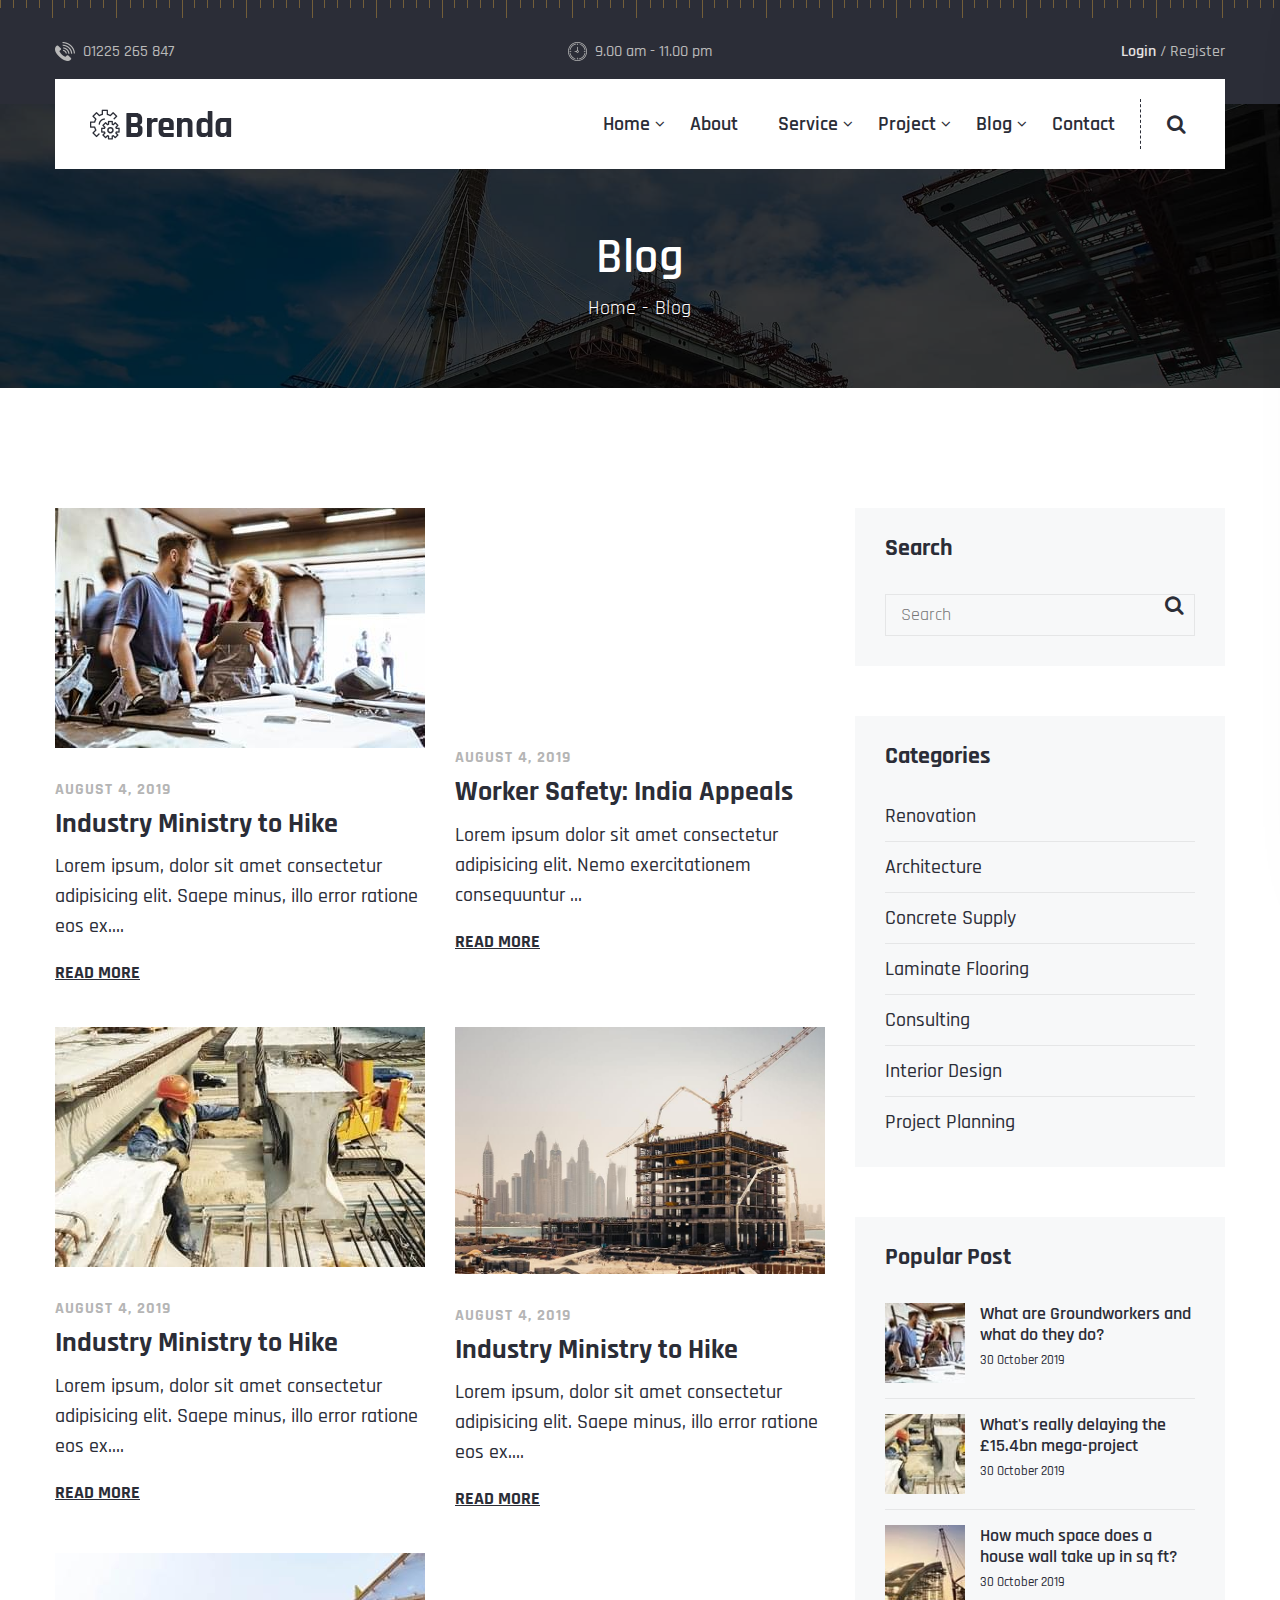
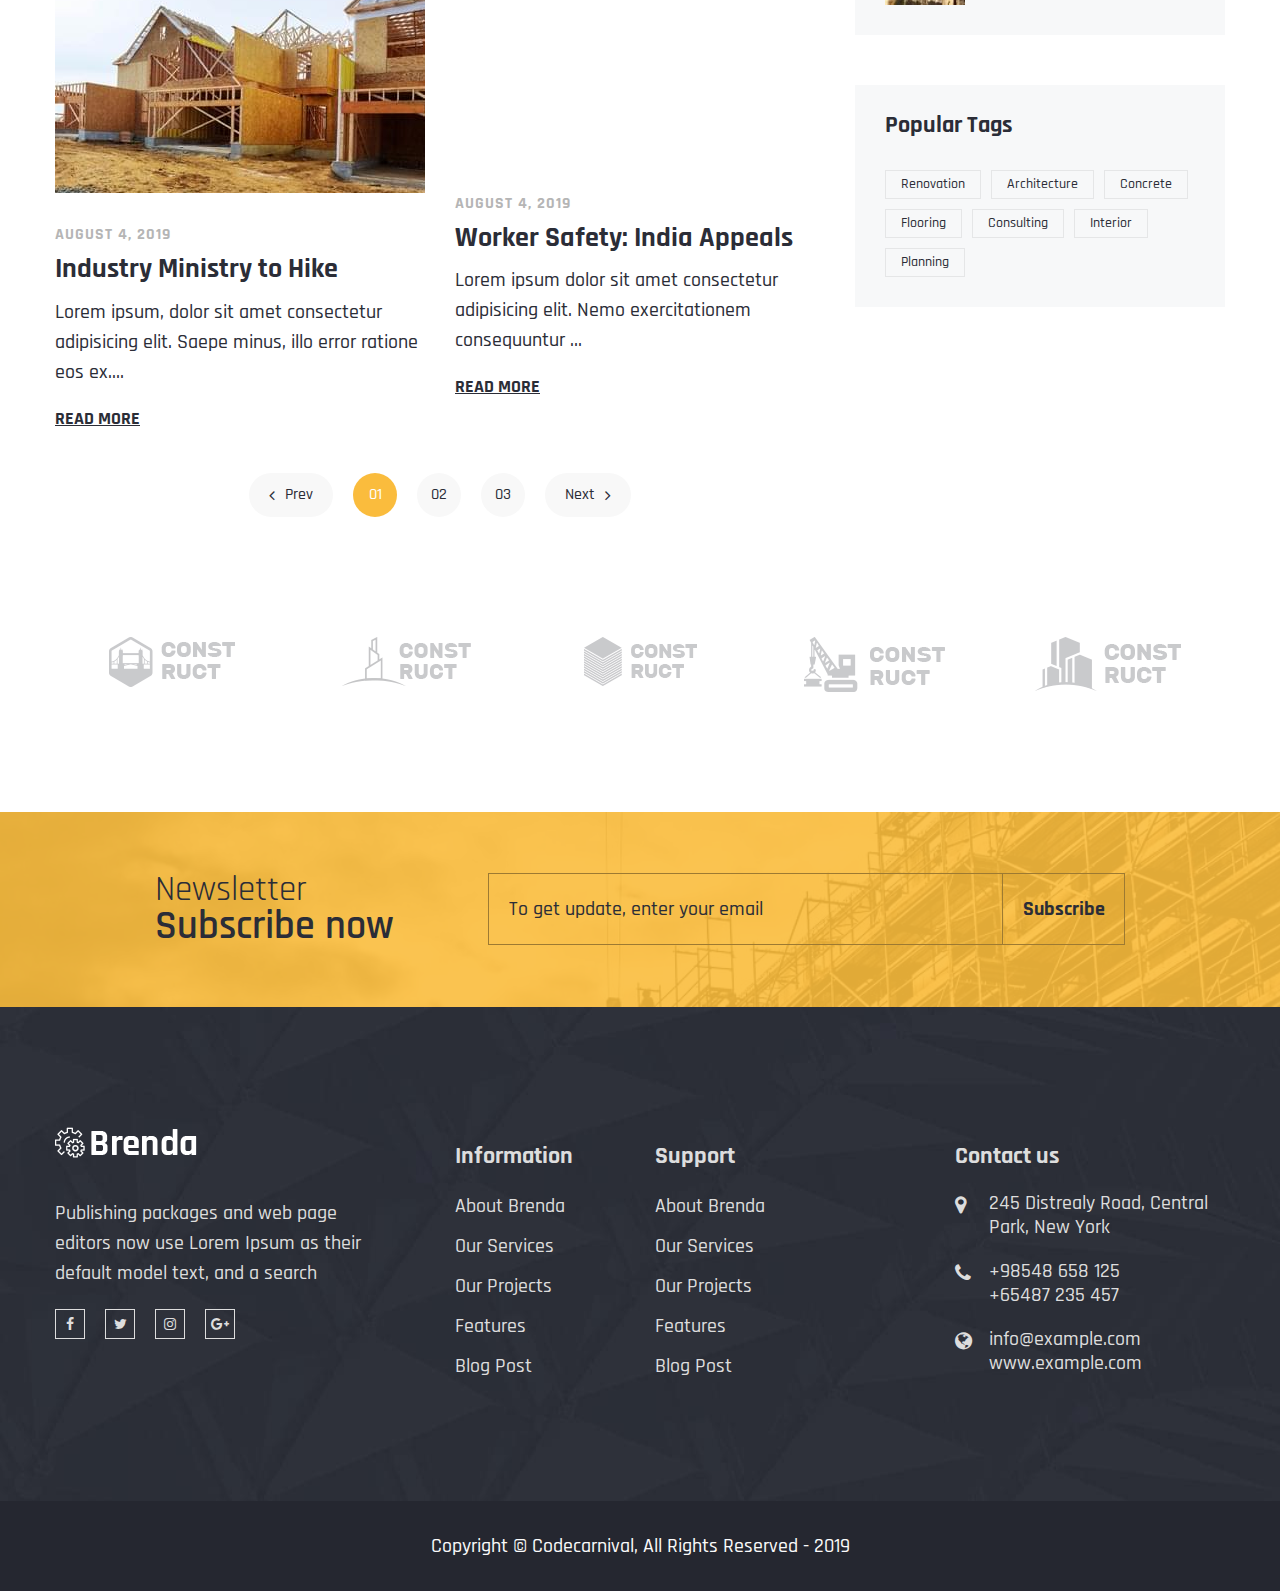
<file: blog-right-sidebar.html>
<!DOCTYPE html>
<html class="no-js" lang="zxx">
<!-- Mirrored from demo.hasthemes.com/brenda-preview/brenda/blog-right-sidebar.html by HTTrack Website Copier/3.x [XR&CO'2014], Sun, 15 Mar 2020 20:52:46 GMT -->
<head>
    <meta charset="utf-8">
    <meta http-equiv="X-UA-Compatible" content="IE=edge">
    <title>Brenda - Construction HTML Template</title>
    <meta name="description" content="">
    <meta name="viewport" content="width=device-width, initial-scale=1">
    <!-- Favicon -->
    <link rel="icon" href="assets/img/favicon.png">
    <!-- CSS
		============================================ -->
    <!-- Bootstrap CSS -->
    <link rel="stylesheet" href="assets/css/bootstrap.min.css">
    <!-- FontAwesome CSS -->
    <link rel="stylesheet" href="assets/css/font-awesome.min.css">
    <!-- Flaticon CSS -->
    <link rel="stylesheet" href="assets/css/flaticon.min.css">
    <!-- Slick Slider CSS -->
    <link rel="stylesheet" href="assets/css/plugins/slick.min.css">
    <!-- CSS Animation CSS -->
    <link rel="stylesheet" href="assets/css/plugins/cssanimation.min.css">
    <!-- Justified Gallery CSS -->
    <link rel="stylesheet" href="assets/css/plugins/justifiedGallery.min.css">
    <!-- Light Gallery CSS -->
    <link rel="stylesheet" href="assets/css/plugins/light-gallery.min.css">
    <!-- Vendor & Plugins CSS (Please remove the comment from below vendor.min.css & plugins.min.css for better website load performance and remove css files from avobe) -->
    <!--
		<link rel="stylesheet" href="assets/css/vendor.min.css">
		<link rel="stylesheet" href="assets/css/plugins/plugins.min.css">
		-->
    <!-- Main Style CSS -->
    <link rel="stylesheet" href="assets/css/style.css">
</head>
<body>
    <!--====================  header area ====================-->
    <div class="header-area header-sticky bg-img space__inner--y40 background-repeat--x background-color--dark d-none d-lg-block" data-bg="assets/img/icons/ruler.png">
        <!-- header top -->
        <div class="header-top">
            <div class="container">
                <div class="row">
                    <div class="col-lg-4">
                        <div class="header-top-info">
                            <span class="header-top-info__image pr-1"><img src="assets/img/icons/phone.png" alt=""></span>
                            <span class="header-top-info__text">01225 265 847</span>
                        </div>
                    </div>
                    <div class="col-lg-4">
                        <div class="header-top-info text-center">
                            <span class="header-top-info__image pr-1"><img src="assets/img/icons/clock.png" alt=""></span>
                            <span class="header-top-info__text">9.00 am - 11.00 pm</span>
                        </div>
                    </div>
                    <div class="col-lg-4">
                        <div class="header-top-info text-right">
                            <a class="header-top-info__link" href="login-register.html"><span>Login</span></a> / <a class="header-top-info__link" href="login-register.html">Register</a>
                        </div>
                    </div>
                </div>
            </div>
        </div>
        <!-- menu bar -->
        <div class="menu-bar position-relative">
            <div class="container">
                <div class="row">
                    <div class="col-lg-12">
                        <div class="menu-bar-wrapper background-color--default space__inner--x35">
                            <div class="menu-bar-wrapper-inner">
                                <div class="row align-items-center">
                                    <div class="col-lg-2">
                                        <div class="brand-logo">
                                            <a href="index.html">
                                                <img src="assets/img/logo.png" class="img-fluid" alt="">
                                            </a>
                                        </div>
                                    </div>
                                    <div class="col-lg-10">
                                        <div class="navigation-area d-flex justify-content-end align-items-center">
                                            <!-- navigation menu -->
                                            <nav class="main-nav-menu">
                                                <ul class="d-flex justify-content-end">
                                                    <li class="has-sub-menu">
                                                        <a href="index.html">Home</a>
                                                        <ul class="sub-menu">
                                                            <li><a href="index.html">Home One</a></li>
                                                            <li><a href="index-2.html">Home Two</a></li>
                                                        </ul>
                                                    </li>
                                                    <li><a href="about.html">About</a></li>
                                                    <li class="has-sub-menu">
                                                        <a href="service.html">Service</a>
                                                        <ul class="sub-menu">
                                                            <li><a href="service.html">Service Page</a></li>
                                                            <li><a href="service-details.html">Service Details Left Sidebar</a></li>
                                                            <li><a href="service-details-right-sidebar.html">Service Details Right Sidebar</a></li>
                                                            <li class="has-sub-menu">
                                                                <a href="#">Submenu Level One</a>
                                                                <ul class="sub-menu">
                                                                    <li><a href="#">Submenu Level Two</a></li>
                                                                    <li><a href="#">Submenu Level Two</a></li>
                                                                </ul>
                                                            </li>
                                                        </ul>
                                                    </li>
                                                    <li class="has-sub-menu">
                                                        <a href="project.html">Project</a>
                                                        <ul class="sub-menu">
                                                            <li><a href="project.html">Project Page</a></li>
                                                            <li><a href="project-details.html">Project Details</a></li>
                                                        </ul>
                                                    </li>
                                                    <li class="has-sub-menu">
                                                        <a href="blog-left-sidebar.html">Blog</a>
                                                        <ul class="sub-menu">
                                                            <li><a href="blog-left-sidebar.html">Blog Left Sidebar</a></li>
                                                            <li><a href="blog-right-sidebar.html">Blog Right Sidebar</a></li>
                                                            <li><a href="blog-details-left-sidebar.html">Blog Details Left Sidebar</a></li>
                                                            <li><a href="blog-details-right-sidebar.html">Blog Details Right Sidebar</a></li>
                                                            <li class="has-sub-menu">
                                                                <a href="#">Submenu Level One</a>
                                                                <ul class="sub-menu">
                                                                    <li class="has-sub-menu">
                                                                        <a href="#">Submenu Level Two</a>
                                                                        <ul class="sub-menu">
                                                                            <li><a href="#">Submenu Level Three</a></li>
                                                                            <li><a href="#">Submenu Level Three</a></li>
                                                                        </ul>
                                                                    </li>
                                                                    <li><a href="#">Submenu Level Two</a></li>
                                                                </ul>
                                                            </li>
                                                        </ul>
                                                    </li>
                                                    <li><a href="contact.html">Contact</a></li>
                                                </ul>
                                            </nav>
                                            <!-- search icon nav menu -->
                                            <div class="nav-search-icon">
                                                <button class="header-search-toggle"><i class="fa fa-search"></i></button>
                                                <div class="header-search-form">
                                                    <form action="#">
                                                        <input type="text" placeholder="Type and hit enter">
                                                        <button><i class="fa fa-search"></i></button>
                                                    </form>
                                                </div>
                                            </div>
                                        </div>
                                    </div>
                                </div>
                            </div>
                        </div>
                    </div>
                </div>
            </div>
        </div>
    </div>
    <!--====================  End of header area  ====================-->
    <!--====================  mobile header ====================-->
    <div class="mobile-header header-sticky bg-img space__inner--y30 background-repeat--x background-color--dark d-block d-lg-none" data-bg="assets/img/icons/ruler.png">
        <div class="container">
            <div class="row align-items-center">
                <div class="col-6">
                    <div class="brand-logo">
                        <a href="index.html">
                            <img src="assets/img/logo-white.png" class="img-fluid" alt="">
                        </a>
                    </div>
                </div>
                <div class="col-6">
                    <div class="mobile-menu-trigger-wrapper text-right" id="mobile-menu-trigger">
                        <span class="mobile-menu-trigger"></span>
                    </div>
                </div>
            </div>
        </div>
    </div>
    <!--====================  End of mobile header  ====================-->
    <!--====================  offcanvas mobile menu ====================-->
    <div class="offcanvas-mobile-menu" id="mobile-menu-overlay">
        <a href="javascript:void(0)" class="offcanvas-menu-close" id="mobile-menu-close-trigger">
            <span class="menu-close"></span>
        </a>
        <div class="offcanvas-wrapper">
            <div class="offcanvas-inner-content">
                <div class="offcanvas-mobile-search-area">
                    <form action="#">
                        <input type="search" placeholder="Search ...">
                        <button type="submit"><i class="fa fa-search"></i></button>
                    </form>
                </div>
                <nav class="offcanvas-navigation">
                    <ul>
                        <li class="menu-item-has-children">
                            <a href="#">Home</a>
                            <ul class="sub-menu-mobile">
                                <li><a href="index.html">Homepage One</a></li>
                                <li><a href="index-2.html">Homepage Two</a></li>
                            </ul>
                        </li>
                        <li><a href="about.html">About</a></li>
                        <li class="menu-item-has-children">
                            <a href="service.html">Service</a>
                            <ul class="sub-menu-mobile">
                                <li><a href="service.html">Service Page</a></li>
                                <li><a href="service-details.html">Service Details Left Sidebar</a></li>
                                <li><a href="service-details-right-sidebar.html">Service Details Right Sidebar</a></li>
                                <li class="menu-item-has-children">
                                    <a href="#">Submenu Level One</a>
                                    <ul class="sub-menu-mobile">
                                        <li><a href="#">Submenu Level Two</a></li>
                                        <li><a href="#">Submenu Level Two</a></li>
                                    </ul>
                                </li>
                            </ul>
                        </li>
                        <li class="menu-item-has-children">
                            <a href="javascript:void(0)">Project</a>
                            <ul class="sub-menu-mobile">
                                <li><a href="project.html">Project Page</a></li>
                                <li><a href="project-details.html">Project Details</a></li>
                            </ul>
                        </li>
                        <li class="menu-item-has-children">
                            <a href="javascript:void(0)">Blog</a>
                            <ul class="sub-menu-mobile">
                                <li><a href="blog-left-sidebar.html">Blog Left Sidebar</a></li>
                                <li><a href="blog-right-sidebar.html">Blog Right Sidebar</a></li>
                                <li><a href="blog-details-left-sidebar.html">Blog Details Left Sidebar</a></li>
                                <li><a href="blog-details-right-sidebar.html">Blog Details Right Sidebar</a></li>
                                <li class="menu-item-has-children">
                                    <a href="#">Submenu Level One</a>
                                    <ul class="sub-menu-mobile">
                                        <li class="menu-item-has-children">
                                            <a href="#">Submenu Level Two</a>
                                            <ul class="sub-menu-mobile">
                                                <li><a href="#">Submenu Level Three</a></li>
                                                <li><a href="#">Submenu Level Three</a></li>
                                            </ul>
                                        </li>
                                        <li><a href="#">Submenu Level Two</a></li>
                                    </ul>
                                </li>
                            </ul>
                        </li>
                        <li><a href="contact.html">Contact</a></li>
                    </ul>
                </nav>
                <div class="offcanvas-widget-area">
                    <div class="off-canvas-contact-widget">
                        <div class="header-contact-info">
                            <ul class="header-contact-info__list">
                                <li><i class="fa fa-phone"></i> 01225 265 847</li>
                                <li><i class="fa fa-clock-o"></i> 9.00 am - 11.00 pm</li>
                                <li><i class="fa fa-user"></i> <a href="login-register.html">Login / Register</a></li>
                            </ul>
                        </div>
                    </div>
                    <!--Off Canvas Widget Social Start-->
                    <div class="off-canvas-widget-social">
                        <a href="#" title="Facebook"><i class="fa fa-facebook"></i></a>
                        <a href="#" title="Twitter"><i class="fa fa-twitter"></i></a>
                        <a href="#" title="LinkedIn"><i class="fa fa-linkedin"></i></a>
                        <a href="#" title="Youtube"><i class="fa fa-youtube-play"></i></a>
                        <a href="#" title="Vimeo"><i class="fa fa-vimeo-square"></i></a>
                    </div>
                    <!--Off Canvas Widget Social End-->
                </div>
            </div>
        </div>
    </div>
    <!--====================  End of offcanvas mobile menu  ====================-->
    <!--====================  breadcrumb area ====================-->
    <div class="page-breadcrumb bg-img space__bottom--r120" data-bg="assets/img/backgrounds/bc-bg.jpg">
        <div class="container">
            <div class="row">
                <div class="col">
                    <div class="page-breadcrumb-content text-center">
                        <h1>Blog</h1>
                        <ul class="page-breadcrumb-links">
                            <li><a href="index.html">Home</a></li>
                            <li>Blog</li>
                        </ul>
                    </div>
                </div>
            </div>
        </div>
    </div>
    <!--====================  End of breadcrumb area  ====================-->
    <!--====================  blog area ====================-->
    <div class="blog-section space__bottom--r120">
        <div class="container">
            <div class="row">
                <div class="col-lg-8 col-12">
                    <div class="row">
                        <div class="col-sm-6 col-12">
                            <div class="blog-post-slider__single-slide blog-post-slider__single-slide--grid-view">
                                <div class="blog-post-slider__image space__bottom--30">
                                    <a href="blog-details-left-sidebar.html"><img src="assets/img/blog/1.jpg" class="img-fluid" alt=""></a>
                                </div>
                                <div class="blog-post-slider__content">
                                    <p class="post-date"> AUGUST 4, 2019</p>
                                    <h3 class="post-title">
                                        <a href="blog-details-left-sidebar.html">Industry Ministry to Hike</a>
                                    </h3>
                                    <p class="post-excerpt">Lorem ipsum, dolor sit amet consectetur adipisicing elit. Saepe minus, illo error ratione eos ex.…</p>
                                    <a href="blog-details-left-sidebar.html" class="see-more-link">READ MORE</a>
                                </div>
                            </div>
                        </div>
                        <div class="blog col-sm-6 col-12">
                            <div class="blog-post-slider__single-slide blog-post-slider__single-slide--grid-view">
                                <div class="blog-post-slider__image space__bottom--30">
                                    <div class="media embed-responsive embed-responsive-16by9"><iframe src="https://www.youtube.com/embed/LTauBc7lDIg"></iframe></div>
                                </div>
                                <div class="blog-post-slider__content">
                                    <p class="post-date"> AUGUST 4, 2019</p>
                                    <h3 class="post-title">
                                        <a href="blog-details-left-sidebar.html">Worker Safety: India Appeals</a>
                                    </h3>
                                    <p class="post-excerpt">Lorem ipsum dolor sit amet consectetur adipisicing elit. Nemo exercitationem consequuntur …</p>
                                    <a href="blog-details-left-sidebar.html" class="see-more-link">READ MORE</a>
                                </div>
                            </div>
                        </div>
                        <div class="col-sm-6 col-12">
                            <div class="blog-post-slider__single-slide blog-post-slider__single-slide--grid-view">
                                <div class="blog-post-slider__image space__bottom--30">
                                    <a href="blog-details-left-sidebar.html"><img src="assets/img/blog/2.jpg" class="img-fluid" alt=""></a>
                                </div>
                                <div class="blog-post-slider__content">
                                    <p class="post-date"> AUGUST 4, 2019</p>
                                    <h3 class="post-title">
                                        <a href="blog-details-left-sidebar.html">Industry Ministry to Hike</a>
                                    </h3>
                                    <p class="post-excerpt">Lorem ipsum, dolor sit amet consectetur adipisicing elit. Saepe minus, illo error ratione eos ex.…</p>
                                    <a href="blog-details-left-sidebar.html" class="see-more-link">READ MORE</a>
                                </div>
                            </div>
                        </div>
                        <div class="col-sm-6 col-12">
                            <div class="blog-post-slider__single-slide blog-post-slider__single-slide--grid-view">
                                <div class="blog-post-slider__image space__bottom--30">
                                    <div class="blog-gallery">
                                        <div class="blog-gallery__wrapper">
                                            <div class="blog-gallery__single-slide">
                                                <div class="item">
                                                    <img src="assets/img/service/service-details-1.jpg" class="img-fluid" alt="">
                                                </div>
                                            </div>
                                            <div class="blog-gallery__single-slide">
                                                <div class="item">
                                                    <img src="assets/img/service/service-details-2.jpg" class="img-fluid" alt="">
                                                </div>
                                            </div>
                                            <div class="blog-gallery__single-slide">
                                                <div class="item">
                                                    <img src="assets/img/service/service-details-3.jpg" class="img-fluid" alt="">
                                                </div>
                                            </div>
                                        </div>
                                    </div>
                                </div>
                                <div class="blog-post-slider__content">
                                    <p class="post-date"> AUGUST 4, 2019</p>
                                    <h3 class="post-title">
                                        <a href="blog-details-left-sidebar.html">Industry Ministry to Hike</a>
                                    </h3>
                                    <p class="post-excerpt">Lorem ipsum, dolor sit amet consectetur adipisicing elit. Saepe minus, illo error ratione eos ex.…</p>
                                    <a href="blog-details-left-sidebar.html" class="see-more-link">READ MORE</a>
                                </div>
                            </div>
                        </div>
                        <div class="col-sm-6 col-12">
                            <div class="blog-post-slider__single-slide blog-post-slider__single-slide--grid-view">
                                <div class="blog-post-slider__image space__bottom--30">
                                    <a href="blog-details-left-sidebar.html"><img src="assets/img/blog/3.jpg" class="img-fluid" alt=""></a>
                                </div>
                                <div class="blog-post-slider__content">
                                    <p class="post-date"> AUGUST 4, 2019</p>
                                    <h3 class="post-title">
                                        <a href="blog-details-left-sidebar.html">Industry Ministry to Hike</a>
                                    </h3>
                                    <p class="post-excerpt">Lorem ipsum, dolor sit amet consectetur adipisicing elit. Saepe minus, illo error ratione eos ex.…</p>
                                    <a href="blog-details-left-sidebar.html" class="see-more-link">READ MORE</a>
                                </div>
                            </div>
                        </div>
                        <div class="blog col-sm-6 col-12">
                            <div class="blog-post-slider__single-slide blog-post-slider__single-slide--grid-view">
                                <div class="blog-post-slider__image space__bottom--30">
                                    <div class="media embed-responsive embed-responsive-16by9"><iframe src="https://www.youtube.com/embed/LTauBc7lDIg"></iframe></div>
                                </div>
                                <div class="blog-post-slider__content">
                                    <p class="post-date"> AUGUST 4, 2019</p>
                                    <h3 class="post-title">
                                        <a href="blog-details-left-sidebar.html">Worker Safety: India Appeals</a>
                                    </h3>
                                    <p class="post-excerpt">Lorem ipsum dolor sit amet consectetur adipisicing elit. Nemo exercitationem consequuntur …</p>
                                    <a href="blog-details-left-sidebar.html" class="see-more-link">READ MORE</a>
                                </div>
                            </div>
                        </div>
                    </div>
                    <div class="row ">
                        <div class="col">
                            <ul class="page-pagination space__top--30">
                                <li><a href="#"><i class="fa fa-angle-left"></i> Prev</a></li>
                                <li class="active"><a href="#">01</a></li>
                                <li><a href="#">02</a></li>
                                <li><a href="#">03</a></li>
                                <li><a href="#"><i class="fa fa-angle-right"></i> Next</a></li>
                            </ul>
                        </div>
                    </div>
                </div>
                <div class="col-lg-4 col-12 space__top__md--50 space__top__lm--50">
                    <div class="sidebar">
                        <h3 class="sidebar-title">Search</h3>
                        <div class="sidebar-search">
                            <form action="#">
                                <input type="text" placeholder="Search">
                                <button><i class="fa fa-search"></i></button>
                            </form>
                        </div>
                    </div>
                    <div class="sidebar">
                        <h3 class="sidebar-title">Categories</h3>
                        <ul class="sidebar-list">
                            <li><a href="#">Renovation</a></li>
                            <li><a href="#">Architecture</a></li>
                            <li><a href="#">Concrete Supply</a></li>
                            <li><a href="#">Laminate Flooring</a></li>
                            <li><a href="#">Consulting</a></li>
                            <li><a href="#">Interior Design</a></li>
                            <li><a href="#">Project Planning</a></li>
                        </ul>
                    </div>
                    <div class="sidebar">
                        <h3 class="sidebar-title">Popular Post</h3>
                        <div class="sidebar-blog">
                            <a href="blog-details-left-sidebar.html" class="image"><img src="assets/img/blog/sidebar-blog-1.jpg" alt=""></a>
                            <div class="content">
                                <h5><a href="blog-details-left-sidebar.html">What are Groundworkers and what do they do?</a></h5>
                                <span>30 October 2019</span>
                            </div>
                        </div>
                        <div class="sidebar-blog">
                            <a href="blog-details-left-sidebar.html" class="image"><img src="assets/img/blog/sidebar-blog-2.jpg" alt=""></a>
                            <div class="content">
                                <h5><a href="blog-details-left-sidebar.html">What's really delaying the £15.4bn mega-project</a></h5>
                                <span>30 October 2019</span>
                            </div>
                        </div>
                        <div class="sidebar-blog">
                            <a href="blog-details-left-sidebar.html" class="image"><img src="assets/img/blog/sidebar-blog-3.jpg" alt=""></a>
                            <div class="content">
                                <h5><a href="blog-details-left-sidebar.html">How much space does a house wall take up in sq ft?</a></h5>
                                <span>30 October 2019</span>
                            </div>
                        </div>
                    </div>
                    <div class="sidebar">
                        <h3 class="sidebar-title">Popular Tags</h3>
                        <ul class="sidebar-tag">
                            <li><a href="#">Renovation</a></li>
                            <li><a href="#">Architecture</a></li>
                            <li><a href="#">Concrete</a></li>
                            <li><a href="#">Flooring</a></li>
                            <li><a href="#">Consulting</a></li>
                            <li><a href="#">Interior</a></li>
                            <li><a href="#">Planning</a></li>
                        </ul>
                    </div>
                </div>
            </div>
        </div>
    </div>
    <!--====================  End of blog area  ====================-->
    <!--====================  brand logo area ====================-->
    <div class="brand-logo-area space__bottom--r120">
        <div class="container">
            <div class="row">
                <div class="col-lg-12">
                    <!-- brand logo slider -->
                    <div class="brand-logo-wrapper">
                        <div class="single-brand-logo">
                            <a href="#"><img src="assets/img/brand-logo/logo1.png" class="img-fluid" alt=""></a>
                        </div>
                        <div class="single-brand-logo">
                            <a href="#"><img src="assets/img/brand-logo/logo2.png" class="img-fluid" alt=""></a>
                        </div>
                        <div class="single-brand-logo">
                            <a href="#"><img src="assets/img/brand-logo/logo3.png" class="img-fluid" alt=""></a>
                        </div>
                        <div class="single-brand-logo">
                            <a href="#"><img src="assets/img/brand-logo/logo4.png" class="img-fluid" alt=""></a>
                        </div>
                        <div class="single-brand-logo">
                            <a href="#"><img src="assets/img/brand-logo/logo5.png" class="img-fluid" alt=""></a>
                        </div>
                        <div class="single-brand-logo">
                            <a href="#"><img src="assets/img/brand-logo/logo4.png" class="img-fluid" alt=""></a>
                        </div>
                    </div>
                </div>
            </div>
        </div>
    </div>
    <!--====================  End of brand logo area  ====================-->
    <!--====================  newsletter area ====================-->
    <div class="newsletter-area newsletter-area-bg bg-img" data-bg="assets/img/backgrounds/newsletter-bg.jpg">
        <div class="newsletter-wrapper background-color--default-overlay space__inner--y60">
            <div class="container">
                <div class="row">
                    <div class="col-lg-12 col-xl-10 mx-auto">
                        <div class="row align-items-center">
                            <div class="col-lg-4 mb-3 mb-lg-0">
                                <!-- newsletter title -->
                                <h3 class="newsletter-title"><span>Newsletter</span> Subscribe now</h3>
                            </div>
                            <div class="col-lg-8">
                                <div class="newsletter-form">
                                    <form id="mc-form" class="mc-form">
                                        <input type="email" placeholder="To get update, enter your email">
                                        <button class="theme-button" type="submit">Subscribe</button>
                                    </form>
                                    <!-- mailchimp-alerts Start -->
                                    <div class="mailchimp-alerts">
                                        <div class="mailchimp-submitting"></div><!-- mailchimp-submitting end -->
                                        <div class="mailchimp-success"></div><!-- mailchimp-success end -->
                                        <div class="mailchimp-error"></div><!-- mailchimp-error end -->
                                    </div>
                                    <!-- mailchimp-alerts end -->
                                </div>
                            </div>
                        </div>
                    </div>
                </div>
            </div>
        </div>
    </div>
    <!--====================  End of newsletter area  ====================-->
    <!--====================  footer area ====================-->
    <div class="footer-area bg-img space__inner--ry120" data-bg="assets/img/backgrounds/footer-bg.jpg">
        <div class="container">
            <div class="row">
                <div class="col-lg-4 col-md-6">
                    <div class="footer-widget">
                        <div class="footer-widget__logo space__bottom--40">
                            <a href="index.html">
                                <img src="assets/img/logo-white.png" class="img-fluid" alt="">
                            </a>
                        </div>
                        <p class="footer-widget__text space__bottom--20">Publishing packages and web page editors now use Lorem Ipsum as their default model text, and a search</p>
                        <ul class="social-icons">
                            <li><a href="http://www.facebook.com/"><i class="fa fa-facebook"></i></a></li>
                            <li><a href="http://www.twitter.com/"><i class="fa fa-twitter"></i></a></li>
                            <li><a href="http://www.instagram.com/"><i class="fa fa-instagram"></i></a></li>
                            <li><a href="http://plus.google.com/"><i class="fa fa-google-plus"></i></a></li>
                        </ul>
                    </div>
                </div>
                <div class="col-lg-2 col-md-6">
                    <div class="footer-widget space__top--15 space__top__md--40 space__top__lm--40">
                        <h5 class="footer-widget__title space__bottom--20">Information</h5>
                        <ul class="footer-widget__menu">
                            <li><a href="#">About Brenda</a></li>
                            <li><a href="#">Our Services</a></li>
                            <li><a href="#">Our Projects</a></li>
                            <li><a href="#">Features</a></li>
                            <li><a href="#">Blog Post</a></li>
                        </ul>
                    </div>
                </div>
                <div class="col-lg-3 col-md-6">
                    <div class="footer-widget space__top--15 space__top__md--40 space__top__lm--40">
                        <h5 class="footer-widget__title space__bottom--20">Support</h5>
                        <ul class="footer-widget__menu">
                            <li><a href="#">About Brenda</a></li>
                            <li><a href="#">Our Services</a></li>
                            <li><a href="#">Our Projects</a></li>
                            <li><a href="#">Features</a></li>
                            <li><a href="#">Blog Post</a></li>
                        </ul>
                    </div>
                </div>
                <div class="col-lg-3 col-md-6">
                    <h5 class="footer-widget__title space__top--15 space__bottom--20 space__top__md--40 space__top__lm--40">Contact us</h5>
                    <div class="footer-contact-wrapper">
                        <div class="single-footer-contact">
                            <div class="single-footer-contact__icon"><i class="fa fa-map-marker"></i></div>
                            <div class="single-footer-contact__text">245 Distrealy Road, Central Park, New York</div>
                        </div>
                        <div class="single-footer-contact">
                            <div class="single-footer-contact__icon"><i class="fa fa-phone"></i></div>
                            <div class="single-footer-contact__text"> <a href="tel:98548658125">+98548 658 125</a> <br> <a href="tel:65487235457">+65487 235 457</a> </div>
                        </div>
                        <div class="single-footer-contact">
                            <div class="single-footer-contact__icon"><i class="fa fa-globe"></i></div>
                            <div class="single-footer-contact__text"><a href="mailto:info@example.com">info@example.com</a> <br> <a href="#">www.example.com</a> </div>
                        </div>
                    </div>
                </div>
            </div>
        </div>
    </div>
    <!-- copyright text -->
    <div class="copyright-area background-color--deep-dark space__inner--y30">
        <div class="container">
            <div class="row">
                <div class="col-lg-12 text-center">
                    <p class="copyright-text">Copyright &copy; <a href="#">Codecarnival</a>, All Rights Reserved - 2019</p>
                </div>
            </div>
        </div>
    </div>
    <!--====================  End of footer area  ====================-->
    <!--====================  scroll top ====================-->
    <button class="scroll-top" id="scroll-top">
        <i class="fa fa-angle-up"></i>
    </button>
    <!--====================  End of scroll top  ====================-->
    <!-- JS
    ============================================ -->
    <!-- Modernizer JS -->
    <script src="assets/js/modernizr-2.8.3.min.js"></script>
    <!-- jQuery JS -->
    <script src="assets/js/jquery-3.4.1.min.js"></script>
    <!-- Bootstrap JS -->
    <script src="assets/js/bootstrap.min.js"></script>
    <!-- Popper JS -->
    <script src="assets/js/popper.min.js"></script>
    <!-- Slick slider JS -->
    <script src="assets/js/plugins/slick.min.js"></script>
    <!-- Counterup JS -->
    <script src="assets/js/plugins/counterup.min.js"></script>
    <!-- Waypoint JS -->
    <script src="assets/js/plugins/waypoint.min.js"></script>
    <!-- Justified Gallery JS -->
    <script src="assets/js/plugins/justifiedGallery.min.js"></script>
    <!-- Image Loaded JS -->
    <script src="assets/js/plugins/imageloaded.min.js"></script>
    <!-- Maosnry JS -->
    <script src="assets/js/plugins/masonry.min.js"></script>
    <!-- Light Gallery JS -->
    <script src="assets/js/plugins/light-gallery.min.js"></script>
    <!-- Mailchimp JS -->
    <script src="assets/js/plugins/mailchimp-ajax-submit.min.js"></script>
    <!-- Plugins JS (Please remove the comment from below plugins.min.js for better website load performance and remove plugin js files from avobe) -->
    <!--
    <script src="assets/js/plugins/plugins.min.js"></script>
    -->
    <!-- Main JS -->
    <script src="assets/js/main.js"></script>
</body>
<!-- Mirrored from demo.hasthemes.com/brenda-preview/brenda/blog-right-sidebar.html by HTTrack Website Copier/3.x [XR&CO'2014], Sun, 15 Mar 2020 20:52:46 GMT -->
</html>
</file>
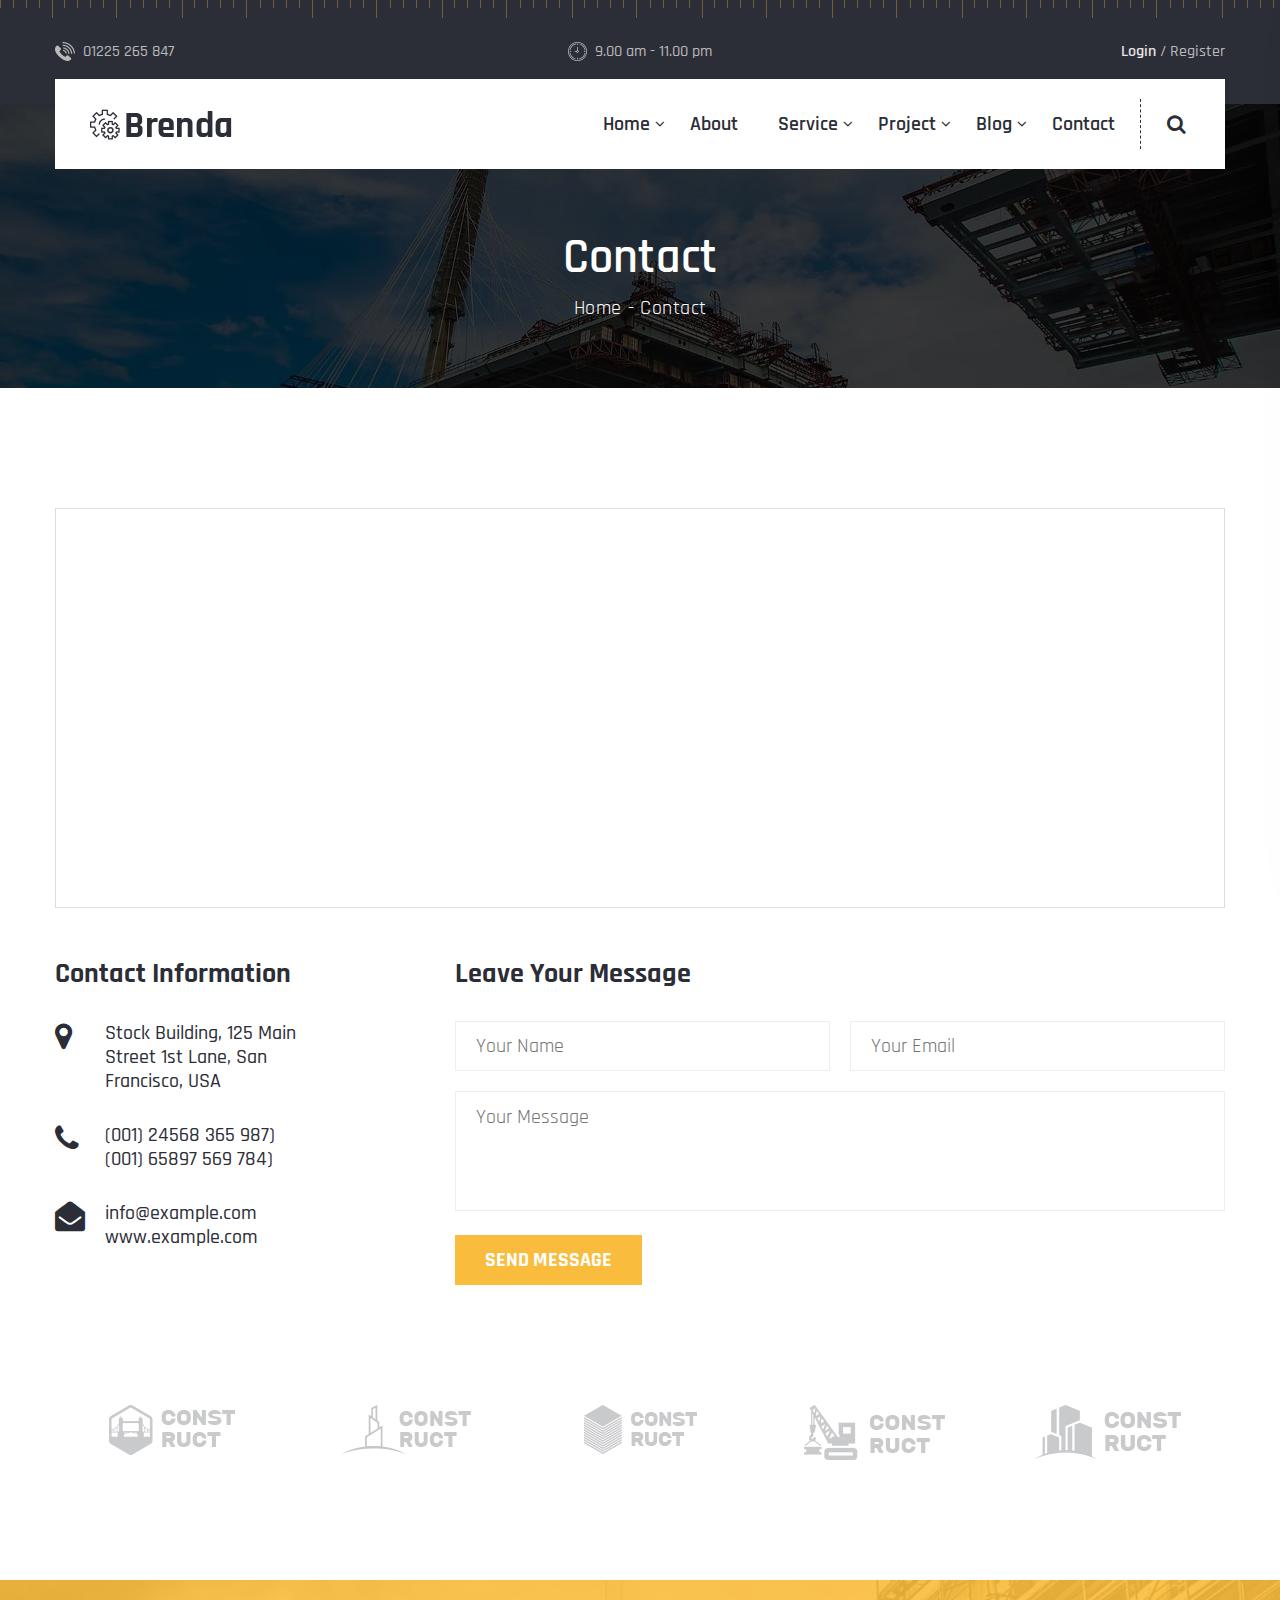
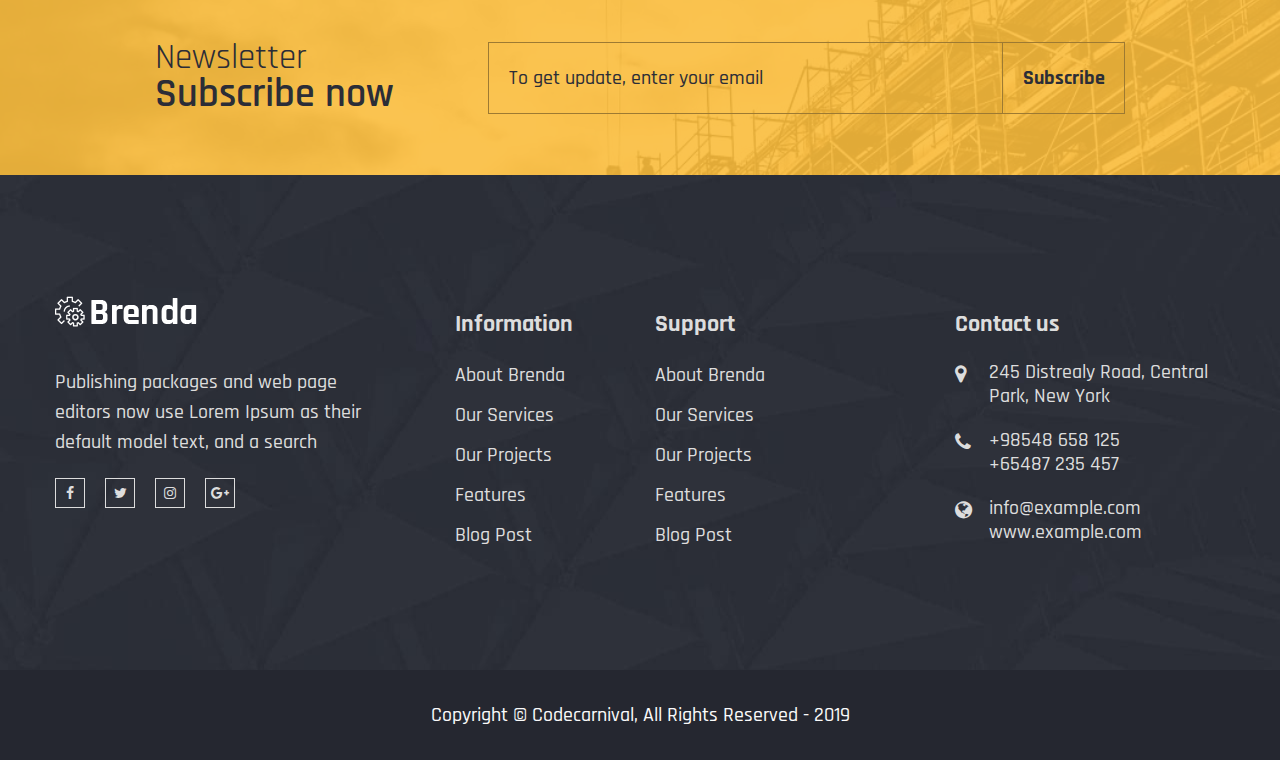
<file: contact.html>
<!DOCTYPE html>
<html class="no-js" lang="zxx">
<!-- Mirrored from demo.hasthemes.com/brenda-preview/brenda/contact.html by HTTrack Website Copier/3.x [XR&CO'2014], Sun, 15 Mar 2020 20:52:47 GMT -->
<head>
    <meta charset="utf-8">
    <meta http-equiv="X-UA-Compatible" content="IE=edge">
    <title>Brenda - Construction HTML Template</title>
    <meta name="description" content="">
    <meta name="viewport" content="width=device-width, initial-scale=1">
    <!-- Favicon -->
    <link rel="icon" href="assets/img/favicon.png">
    <!-- CSS
		============================================ -->
    <!-- Bootstrap CSS -->
    <link rel="stylesheet" href="assets/css/bootstrap.min.css">
    <!-- FontAwesome CSS -->
    <link rel="stylesheet" href="assets/css/font-awesome.min.css">
    <!-- Flaticon CSS -->
    <link rel="stylesheet" href="assets/css/flaticon.min.css">
    <!-- Slick Slider CSS -->
    <link rel="stylesheet" href="assets/css/plugins/slick.min.css">
    <!-- CSS Animation CSS -->
    <link rel="stylesheet" href="assets/css/plugins/cssanimation.min.css">
    <!-- Justified Gallery CSS -->
    <link rel="stylesheet" href="assets/css/plugins/justifiedGallery.min.css">
    <!-- Light Gallery CSS -->
    <link rel="stylesheet" href="assets/css/plugins/light-gallery.min.css">
    <!-- Vendor & Plugins CSS (Please remove the comment from below vendor.min.css & plugins.min.css for better website load performance and remove css files from avobe) -->
    <!--
		<link rel="stylesheet" href="assets/css/vendor.min.css">
		<link rel="stylesheet" href="assets/css/plugins/plugins.min.css">
		-->
    <!-- Main Style CSS -->
    <link rel="stylesheet" href="assets/css/style.css">
</head>
<body>
    <!--====================  header area ====================-->
    <div class="header-area header-sticky bg-img space__inner--y40 background-repeat--x background-color--dark d-none d-lg-block" data-bg="assets/img/icons/ruler.png">
        <!-- header top -->
        <div class="header-top">
            <div class="container">
                <div class="row">
                    <div class="col-lg-4">
                        <div class="header-top-info">
                            <span class="header-top-info__image pr-1"><img src="assets/img/icons/phone.png" alt=""></span>
                            <span class="header-top-info__text">01225 265 847</span>
                        </div>
                    </div>
                    <div class="col-lg-4">
                        <div class="header-top-info text-center">
                            <span class="header-top-info__image pr-1"><img src="assets/img/icons/clock.png" alt=""></span>
                            <span class="header-top-info__text">9.00 am - 11.00 pm</span>
                        </div>
                    </div>
                    <div class="col-lg-4">
                        <div class="header-top-info text-right">
                            <a class="header-top-info__link" href="login-register.html"><span>Login</span></a> / <a class="header-top-info__link" href="login-register.html">Register</a>
                        </div>
                    </div>
                </div>
            </div>
        </div>
        <!-- menu bar -->
        <div class="menu-bar position-relative">
            <div class="container">
                <div class="row">
                    <div class="col-lg-12">
                        <div class="menu-bar-wrapper background-color--default space__inner--x35">
                            <div class="menu-bar-wrapper-inner">
                                <div class="row align-items-center">
                                    <div class="col-lg-2">
                                        <div class="brand-logo">
                                            <a href="index.html">
                                                <img src="assets/img/logo.png" class="img-fluid" alt="">
                                            </a>
                                        </div>
                                    </div>
                                    <div class="col-lg-10">
                                        <div class="navigation-area d-flex justify-content-end align-items-center">
                                            <!-- navigation menu -->
                                            <nav class="main-nav-menu">
                                                <ul class="d-flex justify-content-end">
                                                    <li class="has-sub-menu">
                                                        <a href="index.html">Home</a>
                                                        <ul class="sub-menu">
                                                            <li><a href="index.html">Home One</a></li>
                                                            <li><a href="index-2.html">Home Two</a></li>
                                                        </ul>
                                                    </li>
                                                    <li><a href="about.html">About</a></li>
                                                    <li class="has-sub-menu">
                                                        <a href="service.html">Service</a>
                                                        <ul class="sub-menu">
                                                            <li><a href="service.html">Service Page</a></li>
                                                            <li><a href="service-details.html">Service Details Left Sidebar</a></li>
                                                            <li><a href="service-details-right-sidebar.html">Service Details Right Sidebar</a></li>
                                                            <li class="has-sub-menu">
                                                                <a href="#">Submenu Level One</a>
                                                                <ul class="sub-menu">
                                                                    <li><a href="#">Submenu Level Two</a></li>
                                                                    <li><a href="#">Submenu Level Two</a></li>
                                                                </ul>
                                                            </li>
                                                        </ul>
                                                    </li>
                                                    <li class="has-sub-menu">
                                                        <a href="project.html">Project</a>
                                                        <ul class="sub-menu">
                                                            <li><a href="project.html">Project Page</a></li>
                                                            <li><a href="project-details.html">Project Details</a></li>
                                                        </ul>
                                                    </li>
                                                    <li class="has-sub-menu">
                                                        <a href="blog-left-sidebar.html">Blog</a>
                                                        <ul class="sub-menu">
                                                            <li><a href="blog-left-sidebar.html">Blog Left Sidebar</a></li>
                                                            <li><a href="blog-right-sidebar.html">Blog Right Sidebar</a></li>
                                                            <li><a href="blog-details-left-sidebar.html">Blog Details Left Sidebar</a></li>
                                                            <li><a href="blog-details-right-sidebar.html">Blog Details Right Sidebar</a></li>
                                                            <li class="has-sub-menu">
                                                                <a href="#">Submenu Level One</a>
                                                                <ul class="sub-menu">
                                                                    <li class="has-sub-menu">
                                                                        <a href="#">Submenu Level Two</a>
                                                                        <ul class="sub-menu">
                                                                            <li><a href="#">Submenu Level Three</a></li>
                                                                            <li><a href="#">Submenu Level Three</a></li>
                                                                        </ul>
                                                                    </li>
                                                                    <li><a href="#">Submenu Level Two</a></li>
                                                                </ul>
                                                            </li>
                                                        </ul>
                                                    </li>
                                                    <li><a href="contact.html">Contact</a></li>
                                                </ul>
                                            </nav>
                                            <!-- search icon nav menu -->
                                            <div class="nav-search-icon">
                                                <button class="header-search-toggle"><i class="fa fa-search"></i></button>
                                                <div class="header-search-form">
                                                    <form action="#">
                                                        <input type="text" placeholder="Type and hit enter">
                                                        <button><i class="fa fa-search"></i></button>
                                                    </form>
                                                </div>
                                            </div>
                                        </div>
                                    </div>
                                </div>
                            </div>
                        </div>
                    </div>
                </div>
            </div>
        </div>
    </div>
    <!--====================  End of header area  ====================-->
    <!--====================  mobile header ====================-->
    <div class="mobile-header header-sticky bg-img space__inner--y30 background-repeat--x background-color--dark d-block d-lg-none" data-bg="assets/img/icons/ruler.png">
        <div class="container">
            <div class="row align-items-center">
                <div class="col-6">
                    <div class="brand-logo">
                        <a href="index.html">
                            <img src="assets/img/logo-white.png" class="img-fluid" alt="">
                        </a>
                    </div>
                </div>
                <div class="col-6">
                    <div class="mobile-menu-trigger-wrapper text-right" id="mobile-menu-trigger">
                        <span class="mobile-menu-trigger"></span>
                    </div>
                </div>
            </div>
        </div>
    </div>
    <!--====================  End of mobile header  ====================-->
    <!--====================  offcanvas mobile menu ====================-->
    <div class="offcanvas-mobile-menu" id="mobile-menu-overlay">
        <a href="javascript:void(0)" class="offcanvas-menu-close" id="mobile-menu-close-trigger">
            <span class="menu-close"></span>
        </a>
        <div class="offcanvas-wrapper">
            <div class="offcanvas-inner-content">
                <div class="offcanvas-mobile-search-area">
                    <form action="#">
                        <input type="search" placeholder="Search ...">
                        <button type="submit"><i class="fa fa-search"></i></button>
                    </form>
                </div>
                <nav class="offcanvas-navigation">
                    <ul>
                        <li class="menu-item-has-children">
                            <a href="#">Home</a>
                            <ul class="sub-menu-mobile">
                                <li><a href="index.html">Homepage One</a></li>
                                <li><a href="index-2.html">Homepage Two</a></li>
                            </ul>
                        </li>
                        <li><a href="about.html">About</a></li>
                        <li class="menu-item-has-children">
                            <a href="service.html">Service</a>
                            <ul class="sub-menu-mobile">
                                <li><a href="service.html">Service Page</a></li>
                                <li><a href="service-details.html">Service Details Left Sidebar</a></li>
                                <li><a href="service-details-right-sidebar.html">Service Details Right Sidebar</a></li>
                                <li class="menu-item-has-children">
                                    <a href="#">Submenu Level One</a>
                                    <ul class="sub-menu-mobile">
                                        <li><a href="#">Submenu Level Two</a></li>
                                        <li><a href="#">Submenu Level Two</a></li>
                                    </ul>
                                </li>
                            </ul>
                        </li>
                        <li class="menu-item-has-children">
                            <a href="javascript:void(0)">Project</a>
                            <ul class="sub-menu-mobile">
                                <li><a href="project.html">Project Page</a></li>
                                <li><a href="project-details.html">Project Details</a></li>
                            </ul>
                        </li>
                        <li class="menu-item-has-children">
                            <a href="javascript:void(0)">Blog</a>
                            <ul class="sub-menu-mobile">
                                <li><a href="blog-left-sidebar.html">Blog Left Sidebar</a></li>
                                <li><a href="blog-right-sidebar.html">Blog Right Sidebar</a></li>
                                <li><a href="blog-details-left-sidebar.html">Blog Details Left Sidebar</a></li>
                                <li><a href="blog-details-right-sidebar.html">Blog Details Right Sidebar</a></li>
                                <li class="menu-item-has-children">
                                    <a href="#">Submenu Level One</a>
                                    <ul class="sub-menu-mobile">
                                        <li class="menu-item-has-children">
                                            <a href="#">Submenu Level Two</a>
                                            <ul class="sub-menu-mobile">
                                                <li><a href="#">Submenu Level Three</a></li>
                                                <li><a href="#">Submenu Level Three</a></li>
                                            </ul>
                                        </li>
                                        <li><a href="#">Submenu Level Two</a></li>
                                    </ul>
                                </li>
                            </ul>
                        </li>
                        <li><a href="contact.html">Contact</a></li>
                    </ul>
                </nav>
                <div class="offcanvas-widget-area">
                    <div class="off-canvas-contact-widget">
                        <div class="header-contact-info">
                            <ul class="header-contact-info__list">
                                <li><i class="fa fa-phone"></i> 01225 265 847</li>
                                <li><i class="fa fa-clock-o"></i> 9.00 am - 11.00 pm</li>
                                <li><i class="fa fa-user"></i> <a href="login-register.html">Login / Register</a></li>
                            </ul>
                        </div>
                    </div>
                    <!--Off Canvas Widget Social Start-->
                    <div class="off-canvas-widget-social">
                        <a href="#" title="Facebook"><i class="fa fa-facebook"></i></a>
                        <a href="#" title="Twitter"><i class="fa fa-twitter"></i></a>
                        <a href="#" title="LinkedIn"><i class="fa fa-linkedin"></i></a>
                        <a href="#" title="Youtube"><i class="fa fa-youtube-play"></i></a>
                        <a href="#" title="Vimeo"><i class="fa fa-vimeo-square"></i></a>
                    </div>
                    <!--Off Canvas Widget Social End-->
                </div>
            </div>
        </div>
    </div>
    <!--====================  End of offcanvas mobile menu  ====================-->
    <!--====================  breadcrumb area ====================-->
    <div class="page-breadcrumb bg-img space__bottom--r120" data-bg="assets/img/backgrounds/bc-bg.jpg">
        <div class="container">
            <div class="row">
                <div class="col">
                    <div class="page-breadcrumb-content text-center">
                        <h1>Contact</h1>
                        <ul class="page-breadcrumb-links">
                            <li><a href="index.html">Home</a></li>
                            <li>Contact</li>
                        </ul>
                    </div>
                </div>
            </div>
        </div>
    </div>
    <!--====================  End of breadcrumb area  ====================-->
    <!--====================  contact area ====================-->
    <div class="conact-section space__bottom--r120">
        <div class="container">
            <div class="row">
                <div class="col space__bottom--40">
                    <div class="contact-map">
                        <iframe src="https://www.google.com/maps/embed?pb=!1m18!1m12!1m3!1d3306.22268960882!2d-118.69511008446011!3d34.0381583259191!2m3!1f0!2f0!3f0!3m2!1i1024!2i768!4f13.1!3m3!1m2!1s0x80e81fcf6add4e6b%3A0x2e40b4a05c4cc7a0!2sThe%20Business%20Agency!5e0!3m2!1sen!2sbd!4v1571570206192!5m2!1sen!2sbd"></iframe>
                    </div>
                </div>
            </div>
            <div class="row">
                <div class="col-lg-4 col-12">
                    <div class="contact-information">
                        <h4 class="space__bottom--30">Contact Information</h4>
                        <ul>
                            <li>
                                <span class="icon"><i class="fa fa-map-marker"></i></span>
                                <span class="text"><span>Stock Building, 125 Main Street 1st Lane, San Francisco, USA</span></span>
                            </li>
                            <li>
                                <span class="icon"><i class="fa fa-phone"></i></span>
                                <span class="text"><a href="#">(001) 24568 365 987)</a><a href="#">(001) 65897 569 784)</a></span>
                            </li>
                            <li>
                                <span class="icon"><i class="fa fa-envelope-open"></i></span>
                                <span class="text"><a href="#">info@example.com</a><a href="#">www.example.com</a></span>
                            </li>
                        </ul>
                    </div>
                </div>
                <div class="col-lg-8 col-12">
                    <div class="contact-form">
                        <h4 class="space__bottom--30">Leave Your Message</h4>
                        <form id="contact-form" action="https://demo.hasthemes.com/brenda-preview/brenda/assets/php/mail.php" method="post">
                            <div class="row row-10">
                                <div class="col-md-6 col-12 space__bottom--20"><input name="con_name" type="text" placeholder="Your Name"></div>
                                <div class="col-md-6 col-12 space__bottom--20"><input name="con_email" type="email" placeholder="Your Email"></div>
                                <div class="col-12"><textarea name="con_message" placeholder="Your Message"></textarea></div>
                                <div class="col-12"><button>Send Message</button></div>
                            </div>
                        </form>
                        <p class="form-message"></p>
                    </div>
                </div>
            </div>
        </div>
    </div>
    <!--====================  End of contact area  ====================-->
    <!--====================  brand logo area ====================-->
    <div class="brand-logo-area space__bottom--r120">
        <div class="container">
            <div class="row">
                <div class="col-lg-12">
                    <!-- brand logo slider -->
                    <div class="brand-logo-wrapper">
                        <div class="single-brand-logo">
                            <a href="#"><img src="assets/img/brand-logo/logo1.png" class="img-fluid" alt=""></a>
                        </div>
                        <div class="single-brand-logo">
                            <a href="#"><img src="assets/img/brand-logo/logo2.png" class="img-fluid" alt=""></a>
                        </div>
                        <div class="single-brand-logo">
                            <a href="#"><img src="assets/img/brand-logo/logo3.png" class="img-fluid" alt=""></a>
                        </div>
                        <div class="single-brand-logo">
                            <a href="#"><img src="assets/img/brand-logo/logo4.png" class="img-fluid" alt=""></a>
                        </div>
                        <div class="single-brand-logo">
                            <a href="#"><img src="assets/img/brand-logo/logo5.png" class="img-fluid" alt=""></a>
                        </div>
                        <div class="single-brand-logo">
                            <a href="#"><img src="assets/img/brand-logo/logo4.png" class="img-fluid" alt=""></a>
                        </div>
                    </div>
                </div>
            </div>
        </div>
    </div>
    <!--====================  End of brand logo area  ====================-->
    <!--====================  newsletter area ====================-->
    <div class="newsletter-area newsletter-area-bg bg-img" data-bg="assets/img/backgrounds/newsletter-bg.jpg">
        <div class="newsletter-wrapper background-color--default-overlay space__inner--y60">
            <div class="container">
                <div class="row">
                    <div class="col-lg-12 col-xl-10 mx-auto">
                        <div class="row align-items-center">
                            <div class="col-lg-4 mb-3 mb-lg-0">
                                <!-- newsletter title -->
                                <h3 class="newsletter-title"><span>Newsletter</span> Subscribe now</h3>
                            </div>
                            <div class="col-lg-8">
                                <div class="newsletter-form">
                                    <form id="mc-form" class="mc-form">
                                        <input type="email" placeholder="To get update, enter your email">
                                        <button class="theme-button" type="submit">Subscribe</button>
                                    </form>
                                    <!-- mailchimp-alerts Start -->
                                    <div class="mailchimp-alerts">
                                        <div class="mailchimp-submitting"></div><!-- mailchimp-submitting end -->
                                        <div class="mailchimp-success"></div><!-- mailchimp-success end -->
                                        <div class="mailchimp-error"></div><!-- mailchimp-error end -->
                                    </div>
                                    <!-- mailchimp-alerts end -->
                                </div>
                            </div>
                        </div>
                    </div>
                </div>
            </div>
        </div>
    </div>
    <!--====================  End of newsletter area  ====================-->
    <!--====================  footer area ====================-->
    <div class="footer-area bg-img space__inner--ry120" data-bg="assets/img/backgrounds/footer-bg.jpg">
        <div class="container">
            <div class="row">
                <div class="col-lg-4 col-md-6">
                    <div class="footer-widget">
                        <div class="footer-widget__logo space__bottom--40">
                            <a href="index.html">
                                <img src="assets/img/logo-white.png" class="img-fluid" alt="">
                            </a>
                        </div>
                        <p class="footer-widget__text space__bottom--20">Publishing packages and web page editors now use Lorem Ipsum as their default model text, and a search</p>
                        <ul class="social-icons">
                            <li><a href="http://www.facebook.com/"><i class="fa fa-facebook"></i></a></li>
                            <li><a href="http://www.twitter.com/"><i class="fa fa-twitter"></i></a></li>
                            <li><a href="http://www.instagram.com/"><i class="fa fa-instagram"></i></a></li>
                            <li><a href="http://plus.google.com/"><i class="fa fa-google-plus"></i></a></li>
                        </ul>
                    </div>
                </div>
                <div class="col-lg-2 col-md-6">
                    <div class="footer-widget space__top--15 space__top__md--40 space__top__lm--40">
                        <h5 class="footer-widget__title space__bottom--20">Information</h5>
                        <ul class="footer-widget__menu">
                            <li><a href="#">About Brenda</a></li>
                            <li><a href="#">Our Services</a></li>
                            <li><a href="#">Our Projects</a></li>
                            <li><a href="#">Features</a></li>
                            <li><a href="#">Blog Post</a></li>
                        </ul>
                    </div>
                </div>
                <div class="col-lg-3 col-md-6">
                    <div class="footer-widget space__top--15 space__top__md--40 space__top__lm--40">
                        <h5 class="footer-widget__title space__bottom--20">Support</h5>
                        <ul class="footer-widget__menu">
                            <li><a href="#">About Brenda</a></li>
                            <li><a href="#">Our Services</a></li>
                            <li><a href="#">Our Projects</a></li>
                            <li><a href="#">Features</a></li>
                            <li><a href="#">Blog Post</a></li>
                        </ul>
                    </div>
                </div>
                <div class="col-lg-3 col-md-6">
                    <h5 class="footer-widget__title space__top--15 space__bottom--20 space__top__md--40 space__top__lm--40">Contact us</h5>
                    <div class="footer-contact-wrapper">
                        <div class="single-footer-contact">
                            <div class="single-footer-contact__icon"><i class="fa fa-map-marker"></i></div>
                            <div class="single-footer-contact__text">245 Distrealy Road, Central Park, New York</div>
                        </div>
                        <div class="single-footer-contact">
                            <div class="single-footer-contact__icon"><i class="fa fa-phone"></i></div>
                            <div class="single-footer-contact__text"> <a href="tel:98548658125">+98548 658 125</a> <br> <a href="tel:65487235457">+65487 235 457</a> </div>
                        </div>
                        <div class="single-footer-contact">
                            <div class="single-footer-contact__icon"><i class="fa fa-globe"></i></div>
                            <div class="single-footer-contact__text"><a href="mailto:info@example.com">info@example.com</a> <br> <a href="#">www.example.com</a> </div>
                        </div>
                    </div>
                </div>
            </div>
        </div>
    </div>
    <!-- copyright text -->
    <div class="copyright-area background-color--deep-dark space__inner--y30">
        <div class="container">
            <div class="row">
                <div class="col-lg-12 text-center">
                    <p class="copyright-text">Copyright &copy; <a href="#">Codecarnival</a>, All Rights Reserved - 2019</p>
                </div>
            </div>
        </div>
    </div>
    <!--====================  End of footer area  ====================-->
    <!--====================  scroll top ====================-->
    <button class="scroll-top" id="scroll-top">
        <i class="fa fa-angle-up"></i>
    </button>
    <!--====================  End of scroll top  ====================-->
    <!-- JS
    ============================================ -->
    <!-- Modernizer JS -->
    <script src="assets/js/modernizr-2.8.3.min.js"></script>
    <!-- jQuery JS -->
    <script src="assets/js/jquery-3.4.1.min.js"></script>
    <!-- Bootstrap JS -->
    <script src="assets/js/bootstrap.min.js"></script>
    <!-- Popper JS -->
    <script src="assets/js/popper.min.js"></script>
    <!-- Slick slider JS -->
    <script src="assets/js/plugins/slick.min.js"></script>
    <!-- Counterup JS -->
    <script src="assets/js/plugins/counterup.min.js"></script>
    <!-- Waypoint JS -->
    <script src="assets/js/plugins/waypoint.min.js"></script>
    <!-- Justified Gallery JS -->
    <script src="assets/js/plugins/justifiedGallery.min.js"></script>
    <!-- Image Loaded JS -->
    <script src="assets/js/plugins/imageloaded.min.js"></script>
    <!-- Maosnry JS -->
    <script src="assets/js/plugins/masonry.min.js"></script>
    <!-- Light Gallery JS -->
    <script src="assets/js/plugins/light-gallery.min.js"></script>
    <!-- Mailchimp JS -->
    <script src="assets/js/plugins/mailchimp-ajax-submit.min.js"></script>
    <!-- Plugins JS (Please remove the comment from below plugins.min.js for better website load performance and remove plugin js files from avobe) -->
    <!--
    <script src="assets/js/plugins/plugins.min.js"></script>
    -->
    <!-- Main JS -->
    <script src="assets/js/main.js"></script>
</body>
<!-- Mirrored from demo.hasthemes.com/brenda-preview/brenda/contact.html by HTTrack Website Copier/3.x [XR&CO'2014], Sun, 15 Mar 2020 20:52:47 GMT -->
</html>
</file>
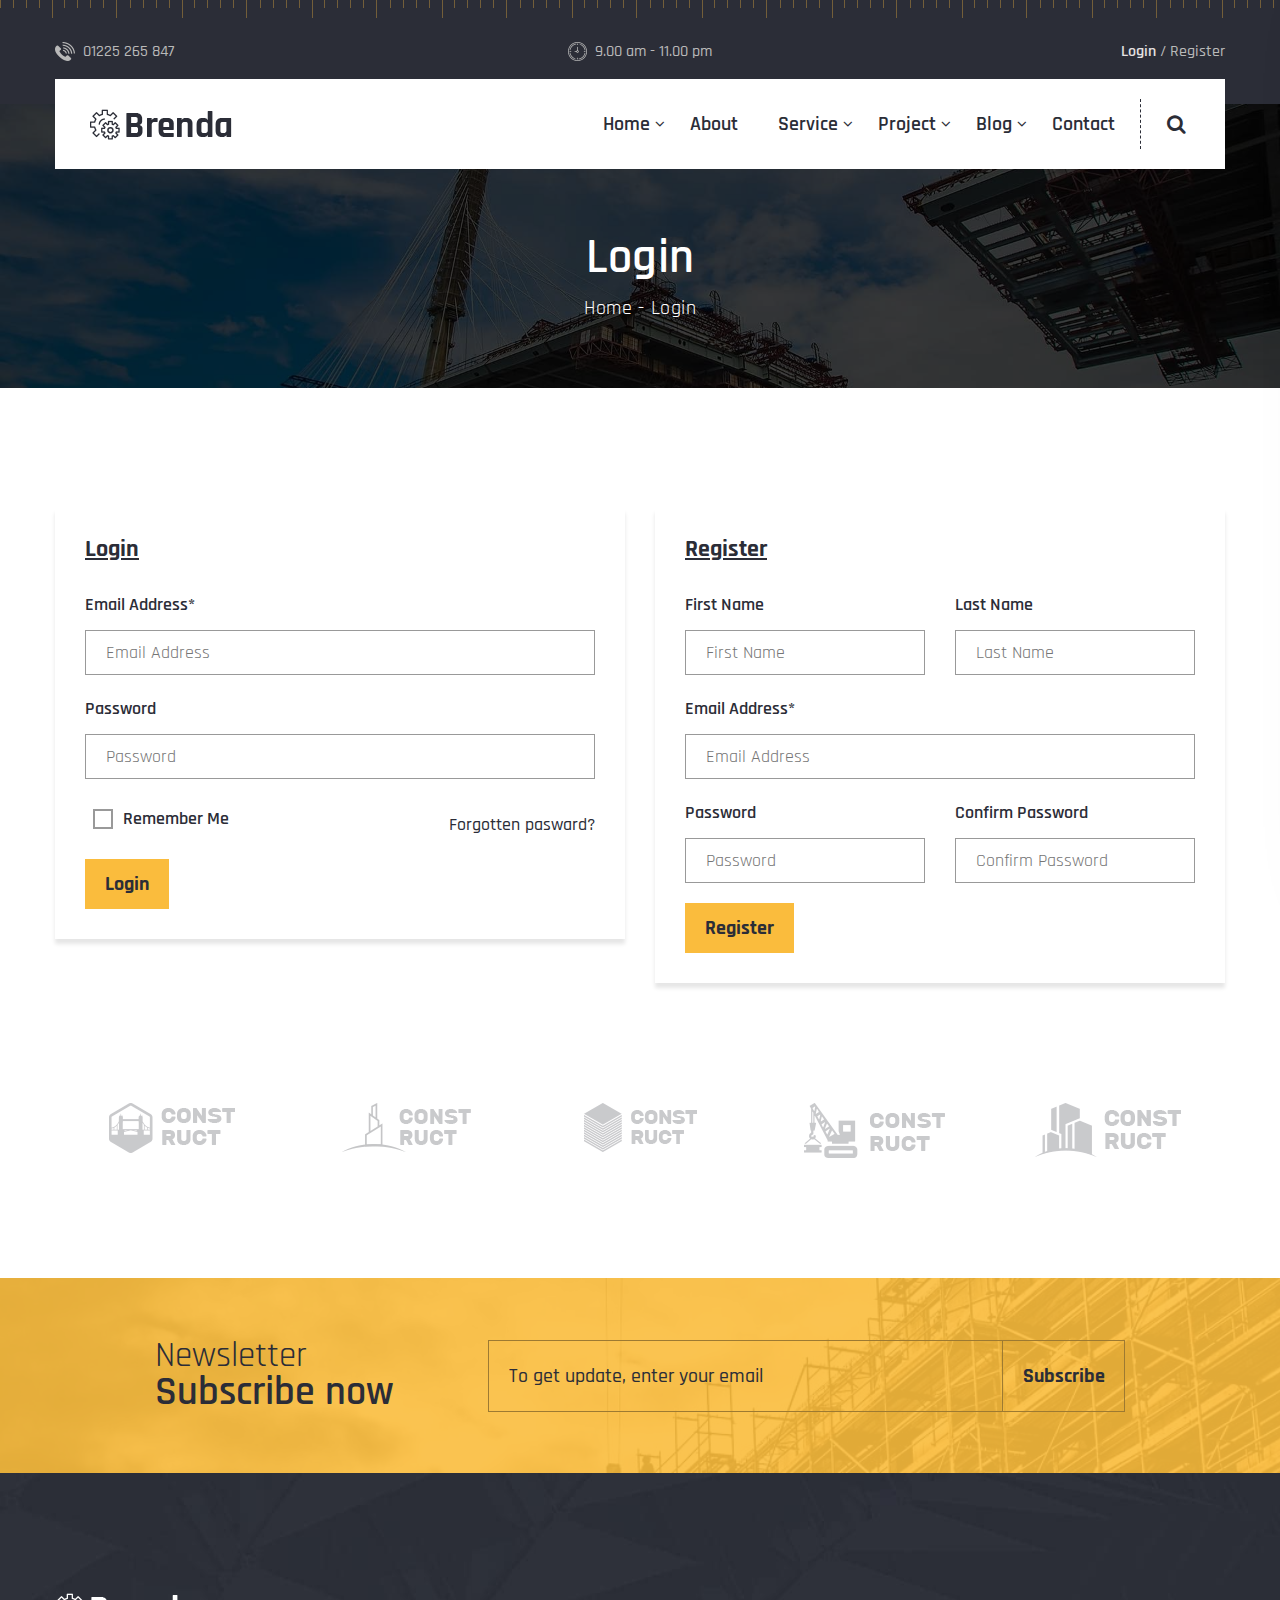
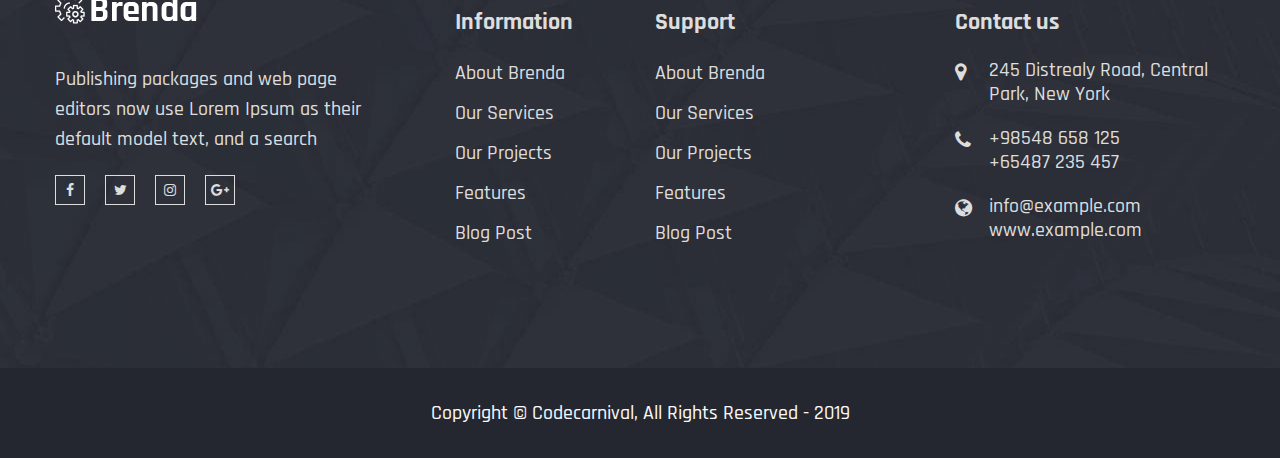
<file: login-register.html>
<!DOCTYPE html>
<html class="no-js" lang="zxx">
<!-- Mirrored from demo.hasthemes.com/brenda-preview/brenda/login-register.html by HTTrack Website Copier/3.x [XR&CO'2014], Sun, 15 Mar 2020 20:52:28 GMT -->
<head>
    <meta charset="utf-8">
    <meta http-equiv="X-UA-Compatible" content="IE=edge">
    <title>Brenda - Construction HTML Template</title>
    <meta name="description" content="">
    <meta name="viewport" content="width=device-width, initial-scale=1">
    <!-- Favicon -->
    <link rel="icon" href="assets/img/favicon.png">
    <!-- CSS
		============================================ -->
    <!-- Bootstrap CSS -->
    <link rel="stylesheet" href="assets/css/bootstrap.min.css">
    <!-- FontAwesome CSS -->
    <link rel="stylesheet" href="assets/css/font-awesome.min.css">
    <!-- Flaticon CSS -->
    <link rel="stylesheet" href="assets/css/flaticon.min.css">
    <!-- Slick Slider CSS -->
    <link rel="stylesheet" href="assets/css/plugins/slick.min.css">
    <!-- CSS Animation CSS -->
    <link rel="stylesheet" href="assets/css/plugins/cssanimation.min.css">
    <!-- Justified Gallery CSS -->
    <link rel="stylesheet" href="assets/css/plugins/justifiedGallery.min.css">
    <!-- Light Gallery CSS -->
    <link rel="stylesheet" href="assets/css/plugins/light-gallery.min.css">
    <!-- Vendor & Plugins CSS (Please remove the comment from below vendor.min.css & plugins.min.css for better website load performance and remove css files from avobe) -->
    <!--
		<link rel="stylesheet" href="assets/css/vendor.min.css">
		<link rel="stylesheet" href="assets/css/plugins/plugins.min.css">
		-->
    <!-- Main Style CSS -->
    <link rel="stylesheet" href="assets/css/style.css">
</head>
<body>
    <!--====================  header area ====================-->
    <div class="header-area header-sticky bg-img space__inner--y40 background-repeat--x background-color--dark d-none d-lg-block" data-bg="assets/img/icons/ruler.png">
        <!-- header top -->
        <div class="header-top">
            <div class="container">
                <div class="row">
                    <div class="col-lg-4">
                        <div class="header-top-info">
                            <span class="header-top-info__image pr-1"><img src="assets/img/icons/phone.png" alt=""></span>
                            <span class="header-top-info__text">01225 265 847</span>
                        </div>
                    </div>
                    <div class="col-lg-4">
                        <div class="header-top-info text-center">
                            <span class="header-top-info__image pr-1"><img src="assets/img/icons/clock.png" alt=""></span>
                            <span class="header-top-info__text">9.00 am - 11.00 pm</span>
                        </div>
                    </div>
                    <div class="col-lg-4">
                        <div class="header-top-info text-right">
                            <a class="header-top-info__link" href="login-register.html"><span>Login</span></a> / <a class="header-top-info__link" href="login-register.html">Register</a>
                        </div>
                    </div>
                </div>
            </div>
        </div>
        <!-- menu bar -->
        <div class="menu-bar position-relative">
            <div class="container">
                <div class="row">
                    <div class="col-lg-12">
                        <div class="menu-bar-wrapper background-color--default space__inner--x35">
                            <div class="menu-bar-wrapper-inner">
                                <div class="row align-items-center">
                                    <div class="col-lg-2">
                                        <div class="brand-logo">
                                            <a href="index.html">
                                                <img src="assets/img/logo.png" class="img-fluid" alt="">
                                            </a>
                                        </div>
                                    </div>
                                    <div class="col-lg-10">
                                        <div class="navigation-area d-flex justify-content-end align-items-center">
                                            <!-- navigation menu -->
                                            <nav class="main-nav-menu">
                                                <ul class="d-flex justify-content-end">
                                                    <li class="has-sub-menu">
                                                        <a href="index.html">Home</a>
                                                        <ul class="sub-menu">
                                                            <li><a href="index.html">Home One</a></li>
                                                            <li><a href="index-2.html">Home Two</a></li>
                                                        </ul>
                                                    </li>
                                                    <li><a href="about.html">About</a></li>
                                                    <li class="has-sub-menu">
                                                        <a href="service.html">Service</a>
                                                        <ul class="sub-menu">
                                                            <li><a href="service.html">Service Page</a></li>
                                                            <li><a href="service-details.html">Service Details Left Sidebar</a></li>
                                                            <li><a href="service-details-right-sidebar.html">Service Details Right Sidebar</a></li>
                                                            <li class="has-sub-menu">
                                                                <a href="#">Submenu Level One</a>
                                                                <ul class="sub-menu">
                                                                    <li><a href="#">Submenu Level Two</a></li>
                                                                    <li><a href="#">Submenu Level Two</a></li>
                                                                </ul>
                                                            </li>
                                                        </ul>
                                                    </li>
                                                    <li class="has-sub-menu">
                                                        <a href="project.html">Project</a>
                                                        <ul class="sub-menu">
                                                            <li><a href="project.html">Project Page</a></li>
                                                            <li><a href="project-details.html">Project Details</a></li>
                                                        </ul>
                                                    </li>
                                                    <li class="has-sub-menu">
                                                        <a href="blog-left-sidebar.html">Blog</a>
                                                        <ul class="sub-menu">
                                                            <li><a href="blog-left-sidebar.html">Blog Left Sidebar</a></li>
                                                            <li><a href="blog-right-sidebar.html">Blog Right Sidebar</a></li>
                                                            <li><a href="blog-details-left-sidebar.html">Blog Details Left Sidebar</a></li>
                                                            <li><a href="blog-details-right-sidebar.html">Blog Details Right Sidebar</a></li>
                                                            <li class="has-sub-menu">
                                                                <a href="#">Submenu Level One</a>
                                                                <ul class="sub-menu">
                                                                    <li class="has-sub-menu">
                                                                        <a href="#">Submenu Level Two</a>
                                                                        <ul class="sub-menu">
                                                                            <li><a href="#">Submenu Level Three</a></li>
                                                                            <li><a href="#">Submenu Level Three</a></li>
                                                                        </ul>
                                                                    </li>
                                                                    <li><a href="#">Submenu Level Two</a></li>
                                                                </ul>
                                                            </li>
                                                        </ul>
                                                    </li>
                                                    <li><a href="contact.html">Contact</a></li>
                                                </ul>
                                            </nav>
                                            <!-- search icon nav menu -->
                                            <div class="nav-search-icon">
                                                <button class="header-search-toggle"><i class="fa fa-search"></i></button>
                                                <div class="header-search-form">
                                                    <form action="#">
                                                        <input type="text" placeholder="Type and hit enter">
                                                        <button><i class="fa fa-search"></i></button>
                                                    </form>
                                                </div>
                                            </div>
                                        </div>
                                    </div>
                                </div>
                            </div>
                        </div>
                    </div>
                </div>
            </div>
        </div>
    </div>
    <!--====================  End of header area  ====================-->
    <!--====================  mobile header ====================-->
    <div class="mobile-header header-sticky bg-img space__inner--y30 background-repeat--x background-color--dark d-block d-lg-none" data-bg="assets/img/icons/ruler.png">
        <div class="container">
            <div class="row align-items-center">
                <div class="col-6">
                    <div class="brand-logo">
                        <a href="index.html">
                            <img src="assets/img/logo-white.png" class="img-fluid" alt="">
                        </a>
                    </div>
                </div>
                <div class="col-6">
                    <div class="mobile-menu-trigger-wrapper text-right" id="mobile-menu-trigger">
                        <span class="mobile-menu-trigger"></span>
                    </div>
                </div>
            </div>
        </div>
    </div>
    <!--====================  End of mobile header  ====================-->
    <!--====================  offcanvas mobile menu ====================-->
    <div class="offcanvas-mobile-menu" id="mobile-menu-overlay">
        <a href="javascript:void(0)" class="offcanvas-menu-close" id="mobile-menu-close-trigger">
            <span class="menu-close"></span>
        </a>
        <div class="offcanvas-wrapper">
            <div class="offcanvas-inner-content">
                <div class="offcanvas-mobile-search-area">
                    <form action="#">
                        <input type="search" placeholder="Search ...">
                        <button type="submit"><i class="fa fa-search"></i></button>
                    </form>
                </div>
                <nav class="offcanvas-navigation">
                    <ul>
                        <li class="menu-item-has-children">
                            <a href="#">Home</a>
                            <ul class="sub-menu-mobile">
                                <li><a href="index.html">Homepage One</a></li>
                                <li><a href="index-2.html">Homepage Two</a></li>
                            </ul>
                        </li>
                        <li><a href="about.html">About</a></li>
                        <li class="menu-item-has-children">
                            <a href="service.html">Service</a>
                            <ul class="sub-menu-mobile">
                                <li><a href="service.html">Service Page</a></li>
                                <li><a href="service-details.html">Service Details Left Sidebar</a></li>
                                <li><a href="service-details-right-sidebar.html">Service Details Right Sidebar</a></li>
                                <li class="menu-item-has-children">
                                    <a href="#">Submenu Level One</a>
                                    <ul class="sub-menu-mobile">
                                        <li><a href="#">Submenu Level Two</a></li>
                                        <li><a href="#">Submenu Level Two</a></li>
                                    </ul>
                                </li>
                            </ul>
                        </li>
                        <li class="menu-item-has-children">
                            <a href="javascript:void(0)">Project</a>
                            <ul class="sub-menu-mobile">
                                <li><a href="project.html">Project Page</a></li>
                                <li><a href="project-details.html">Project Details</a></li>
                            </ul>
                        </li>
                        <li class="menu-item-has-children">
                            <a href="javascript:void(0)">Blog</a>
                            <ul class="sub-menu-mobile">
                                <li><a href="blog-left-sidebar.html">Blog Left Sidebar</a></li>
                                <li><a href="blog-right-sidebar.html">Blog Right Sidebar</a></li>
                                <li><a href="blog-details-left-sidebar.html">Blog Details Left Sidebar</a></li>
                                <li><a href="blog-details-right-sidebar.html">Blog Details Right Sidebar</a></li>
                                <li class="menu-item-has-children">
                                    <a href="#">Submenu Level One</a>
                                    <ul class="sub-menu-mobile">
                                        <li class="menu-item-has-children">
                                            <a href="#">Submenu Level Two</a>
                                            <ul class="sub-menu-mobile">
                                                <li><a href="#">Submenu Level Three</a></li>
                                                <li><a href="#">Submenu Level Three</a></li>
                                            </ul>
                                        </li>
                                        <li><a href="#">Submenu Level Two</a></li>
                                    </ul>
                                </li>
                            </ul>
                        </li>
                        <li><a href="contact.html">Contact</a></li>
                    </ul>
                </nav>
                <div class="offcanvas-widget-area">
                    <div class="off-canvas-contact-widget">
                        <div class="header-contact-info">
                            <ul class="header-contact-info__list">
                                <li><i class="fa fa-phone"></i> 01225 265 847</li>
                                <li><i class="fa fa-clock-o"></i> 9.00 am - 11.00 pm</li>
                                <li><i class="fa fa-user"></i> <a href="login-register.html">Login / Register</a></li>
                            </ul>
                        </div>
                    </div>
                    <!--Off Canvas Widget Social Start-->
                    <div class="off-canvas-widget-social">
                        <a href="#" title="Facebook"><i class="fa fa-facebook"></i></a>
                        <a href="#" title="Twitter"><i class="fa fa-twitter"></i></a>
                        <a href="#" title="LinkedIn"><i class="fa fa-linkedin"></i></a>
                        <a href="#" title="Youtube"><i class="fa fa-youtube-play"></i></a>
                        <a href="#" title="Vimeo"><i class="fa fa-vimeo-square"></i></a>
                    </div>
                    <!--Off Canvas Widget Social End-->
                </div>
            </div>
        </div>
    </div>
    <!--====================  End of offcanvas mobile menu  ====================-->
    <!--====================  breadcrumb area ====================-->
    <div class="page-breadcrumb bg-img space__bottom--r120" data-bg="assets/img/backgrounds/bc-bg.jpg">
        <div class="container">
            <div class="row">
                <div class="col">
                    <div class="page-breadcrumb-content text-center">
                        <h1>Login</h1>
                        <ul class="page-breadcrumb-links">
                            <li><a href="index.html">Home</a></li>
                            <li>Login</li>
                        </ul>
                    </div>
                </div>
            </div>
        </div>
    </div>
    <!--====================  End of breadcrumb area  ====================-->
    <!--====================  login area ====================-->
    <div class="login-area space__bottom--r120">
        <div class="container">
            <div class="row">
                <div class="col-sm-12 col-md-12 col-xs-12 col-lg-6">
                    <!-- Login Form s-->
                    <form action="#">
                        <div class="login-form">
                            <h4 class="login-title">Login</h4>
                            <div class="row">
                                <div class="col-md-12 col-12 space__bottom--20">
                                    <label>Email Address*</label>
                                    <input class="mb-0" type="email" placeholder="Email Address">
                                </div>
                                <div class="col-12 space__bottom--20">
                                    <label>Password</label>
                                    <input class="mb-0" type="password" placeholder="Password">
                                </div>
                                <div class="col-md-8">
                                    <div class="check-box d-inline-block ml-0 ml-md-2 space__top--10">
                                        <input type="checkbox" id="remember_me">
                                        <label for="remember_me">Remember me</label>
                                    </div>
                                </div>
                                <div class="col-md-4 space__top--10 space__bottom--20 text-left text-md-right">
                                    <a href="#" class="forgot_pass"> Forgotten pasward?</a>
                                </div>
                                <div class="col-md-12">
                                    <button class="default-btn mt-0">Login</button>
                                </div>
                            </div>
                        </div>
                    </form>
                </div>
                <div class="col-sm-12 col-md-12 col-lg-6 col-xs-12 space__top__md--40 space__top__lm--40">
                    <form action="#">
                        <div class="login-form">
                            <h4 class="login-title">Register</h4>
                            <div class="row">
                                <div class="col-md-6 col-12 space__bottom--20">
                                    <label>First Name</label>
                                    <input class="mb-0" type="text" placeholder="First Name">
                                </div>
                                <div class="col-md-6 col-12 space__bottom--20">
                                    <label>Last Name</label>
                                    <input class="mb-0" type="text" placeholder="Last Name">
                                </div>
                                <div class="col-md-12 space__bottom--20">
                                    <label>Email Address*</label>
                                    <input class="mb-0" type="email" placeholder="Email Address">
                                </div>
                                <div class="col-md-6 space__bottom--20">
                                    <label>Password</label>
                                    <input class="mb-0" type="password" placeholder="Password">
                                </div>
                                <div class="col-md-6 space__bottom--20">
                                    <label>Confirm Password</label>
                                    <input class="mb-0" type="password" placeholder="Confirm Password">
                                </div>
                                <div class="col-12">
                                    <button class="default-btn mt-0">Register</button>
                                </div>
                            </div>
                        </div>
                    </form>
                </div>
            </div>
        </div>
    </div>
    <!--====================  End of login area  ====================-->
    <!--====================  brand logo area ====================-->
    <div class="brand-logo-area space__bottom--r120">
        <div class="container">
            <div class="row">
                <div class="col-lg-12">
                    <!-- brand logo slider -->
                    <div class="brand-logo-wrapper">
                        <div class="single-brand-logo">
                            <a href="#"><img src="assets/img/brand-logo/logo1.png" class="img-fluid" alt=""></a>
                        </div>
                        <div class="single-brand-logo">
                            <a href="#"><img src="assets/img/brand-logo/logo2.png" class="img-fluid" alt=""></a>
                        </div>
                        <div class="single-brand-logo">
                            <a href="#"><img src="assets/img/brand-logo/logo3.png" class="img-fluid" alt=""></a>
                        </div>
                        <div class="single-brand-logo">
                            <a href="#"><img src="assets/img/brand-logo/logo4.png" class="img-fluid" alt=""></a>
                        </div>
                        <div class="single-brand-logo">
                            <a href="#"><img src="assets/img/brand-logo/logo5.png" class="img-fluid" alt=""></a>
                        </div>
                        <div class="single-brand-logo">
                            <a href="#"><img src="assets/img/brand-logo/logo4.png" class="img-fluid" alt=""></a>
                        </div>
                    </div>
                </div>
            </div>
        </div>
    </div>
    <!--====================  End of brand logo area  ====================-->
    <!--====================  newsletter area ====================-->
    <div class="newsletter-area newsletter-area-bg bg-img" data-bg="assets/img/backgrounds/newsletter-bg.jpg">
        <div class="newsletter-wrapper background-color--default-overlay space__inner--y60">
            <div class="container">
                <div class="row">
                    <div class="col-lg-12 col-xl-10 mx-auto">
                        <div class="row align-items-center">
                            <div class="col-lg-4 mb-3 mb-lg-0">
                                <!-- newsletter title -->
                                <h3 class="newsletter-title"><span>Newsletter</span> Subscribe now</h3>
                            </div>
                            <div class="col-lg-8">
                                <div class="newsletter-form">
                                    <form id="mc-form" class="mc-form">
                                        <input type="email" placeholder="To get update, enter your email">
                                        <button class="theme-button" type="submit">Subscribe</button>
                                    </form>
                                    <!-- mailchimp-alerts Start -->
                                    <div class="mailchimp-alerts">
                                        <div class="mailchimp-submitting"></div><!-- mailchimp-submitting end -->
                                        <div class="mailchimp-success"></div><!-- mailchimp-success end -->
                                        <div class="mailchimp-error"></div><!-- mailchimp-error end -->
                                    </div>
                                    <!-- mailchimp-alerts end -->
                                </div>
                            </div>
                        </div>
                    </div>
                </div>
            </div>
        </div>
    </div>
    <!--====================  End of newsletter area  ====================-->
    <!--====================  footer area ====================-->
    <div class="footer-area bg-img space__inner--ry120" data-bg="assets/img/backgrounds/footer-bg.jpg">
        <div class="container">
            <div class="row">
                <div class="col-lg-4 col-md-6">
                    <div class="footer-widget">
                        <div class="footer-widget__logo space__bottom--40">
                            <a href="index.html">
                                <img src="assets/img/logo-white.png" class="img-fluid" alt="">
                            </a>
                        </div>
                        <p class="footer-widget__text space__bottom--20">Publishing packages and web page editors now use Lorem Ipsum as their default model text, and a search</p>
                        <ul class="social-icons">
                            <li><a href="http://www.facebook.com/"><i class="fa fa-facebook"></i></a></li>
                            <li><a href="http://www.twitter.com/"><i class="fa fa-twitter"></i></a></li>
                            <li><a href="http://www.instagram.com/"><i class="fa fa-instagram"></i></a></li>
                            <li><a href="http://plus.google.com/"><i class="fa fa-google-plus"></i></a></li>
                        </ul>
                    </div>
                </div>
                <div class="col-lg-2 col-md-6">
                    <div class="footer-widget space__top--15 space__top__md--40 space__top__lm--40">
                        <h5 class="footer-widget__title space__bottom--20">Information</h5>
                        <ul class="footer-widget__menu">
                            <li><a href="#">About Brenda</a></li>
                            <li><a href="#">Our Services</a></li>
                            <li><a href="#">Our Projects</a></li>
                            <li><a href="#">Features</a></li>
                            <li><a href="#">Blog Post</a></li>
                        </ul>
                    </div>
                </div>
                <div class="col-lg-3 col-md-6">
                    <div class="footer-widget space__top--15 space__top__md--40 space__top__lm--40">
                        <h5 class="footer-widget__title space__bottom--20">Support</h5>
                        <ul class="footer-widget__menu">
                            <li><a href="#">About Brenda</a></li>
                            <li><a href="#">Our Services</a></li>
                            <li><a href="#">Our Projects</a></li>
                            <li><a href="#">Features</a></li>
                            <li><a href="#">Blog Post</a></li>
                        </ul>
                    </div>
                </div>
                <div class="col-lg-3 col-md-6">
                    <h5 class="footer-widget__title space__top--15 space__bottom--20 space__top__md--40 space__top__lm--40">Contact us</h5>
                    <div class="footer-contact-wrapper">
                        <div class="single-footer-contact">
                            <div class="single-footer-contact__icon"><i class="fa fa-map-marker"></i></div>
                            <div class="single-footer-contact__text">245 Distrealy Road, Central Park, New York</div>
                        </div>
                        <div class="single-footer-contact">
                            <div class="single-footer-contact__icon"><i class="fa fa-phone"></i></div>
                            <div class="single-footer-contact__text"> <a href="tel:98548658125">+98548 658 125</a> <br> <a href="tel:65487235457">+65487 235 457</a> </div>
                        </div>
                        <div class="single-footer-contact">
                            <div class="single-footer-contact__icon"><i class="fa fa-globe"></i></div>
                            <div class="single-footer-contact__text"><a href="mailto:info@example.com">info@example.com</a> <br> <a href="#">www.example.com</a> </div>
                        </div>
                    </div>
                </div>
            </div>
        </div>
    </div>
    <!-- copyright text -->
    <div class="copyright-area background-color--deep-dark space__inner--y30">
        <div class="container">
            <div class="row">
                <div class="col-lg-12 text-center">
                    <p class="copyright-text">Copyright &copy; <a href="#">Codecarnival</a>, All Rights Reserved - 2019</p>
                </div>
            </div>
        </div>
    </div>
    <!--====================  End of footer area  ====================-->
    <!--====================  scroll top ====================-->
    <button class="scroll-top" id="scroll-top">
        <i class="fa fa-angle-up"></i>
    </button>
    <!--====================  End of scroll top  ====================-->
    <!-- JS
    ============================================ -->
    <!-- Modernizer JS -->
    <script src="assets/js/modernizr-2.8.3.min.js"></script>
    <!-- jQuery JS -->
    <script src="assets/js/jquery-3.4.1.min.js"></script>
    <!-- Bootstrap JS -->
    <script src="assets/js/bootstrap.min.js"></script>
    <!-- Popper JS -->
    <script src="assets/js/popper.min.js"></script>
    <!-- Slick slider JS -->
    <script src="assets/js/plugins/slick.min.js"></script>
    <!-- Counterup JS -->
    <script src="assets/js/plugins/counterup.min.js"></script>
    <!-- Waypoint JS -->
    <script src="assets/js/plugins/waypoint.min.js"></script>
    <!-- Justified Gallery JS -->
    <script src="assets/js/plugins/justifiedGallery.min.js"></script>
    <!-- Image Loaded JS -->
    <script src="assets/js/plugins/imageloaded.min.js"></script>
    <!-- Maosnry JS -->
    <script src="assets/js/plugins/masonry.min.js"></script>
    <!-- Light Gallery JS -->
    <script src="assets/js/plugins/light-gallery.min.js"></script>
    <!-- Mailchimp JS -->
    <script src="assets/js/plugins/mailchimp-ajax-submit.min.js"></script>
    <!-- Plugins JS (Please remove the comment from below plugins.min.js for better website load performance and remove plugin js files from avobe) -->
    <!--
    <script src="assets/js/plugins/plugins.min.js"></script>
    -->
    <!-- Main JS -->
    <script src="assets/js/main.js"></script>
</body>
<!-- Mirrored from demo.hasthemes.com/brenda-preview/brenda/login-register.html by HTTrack Website Copier/3.x [XR&CO'2014], Sun, 15 Mar 2020 20:52:29 GMT -->
</html>
</file>
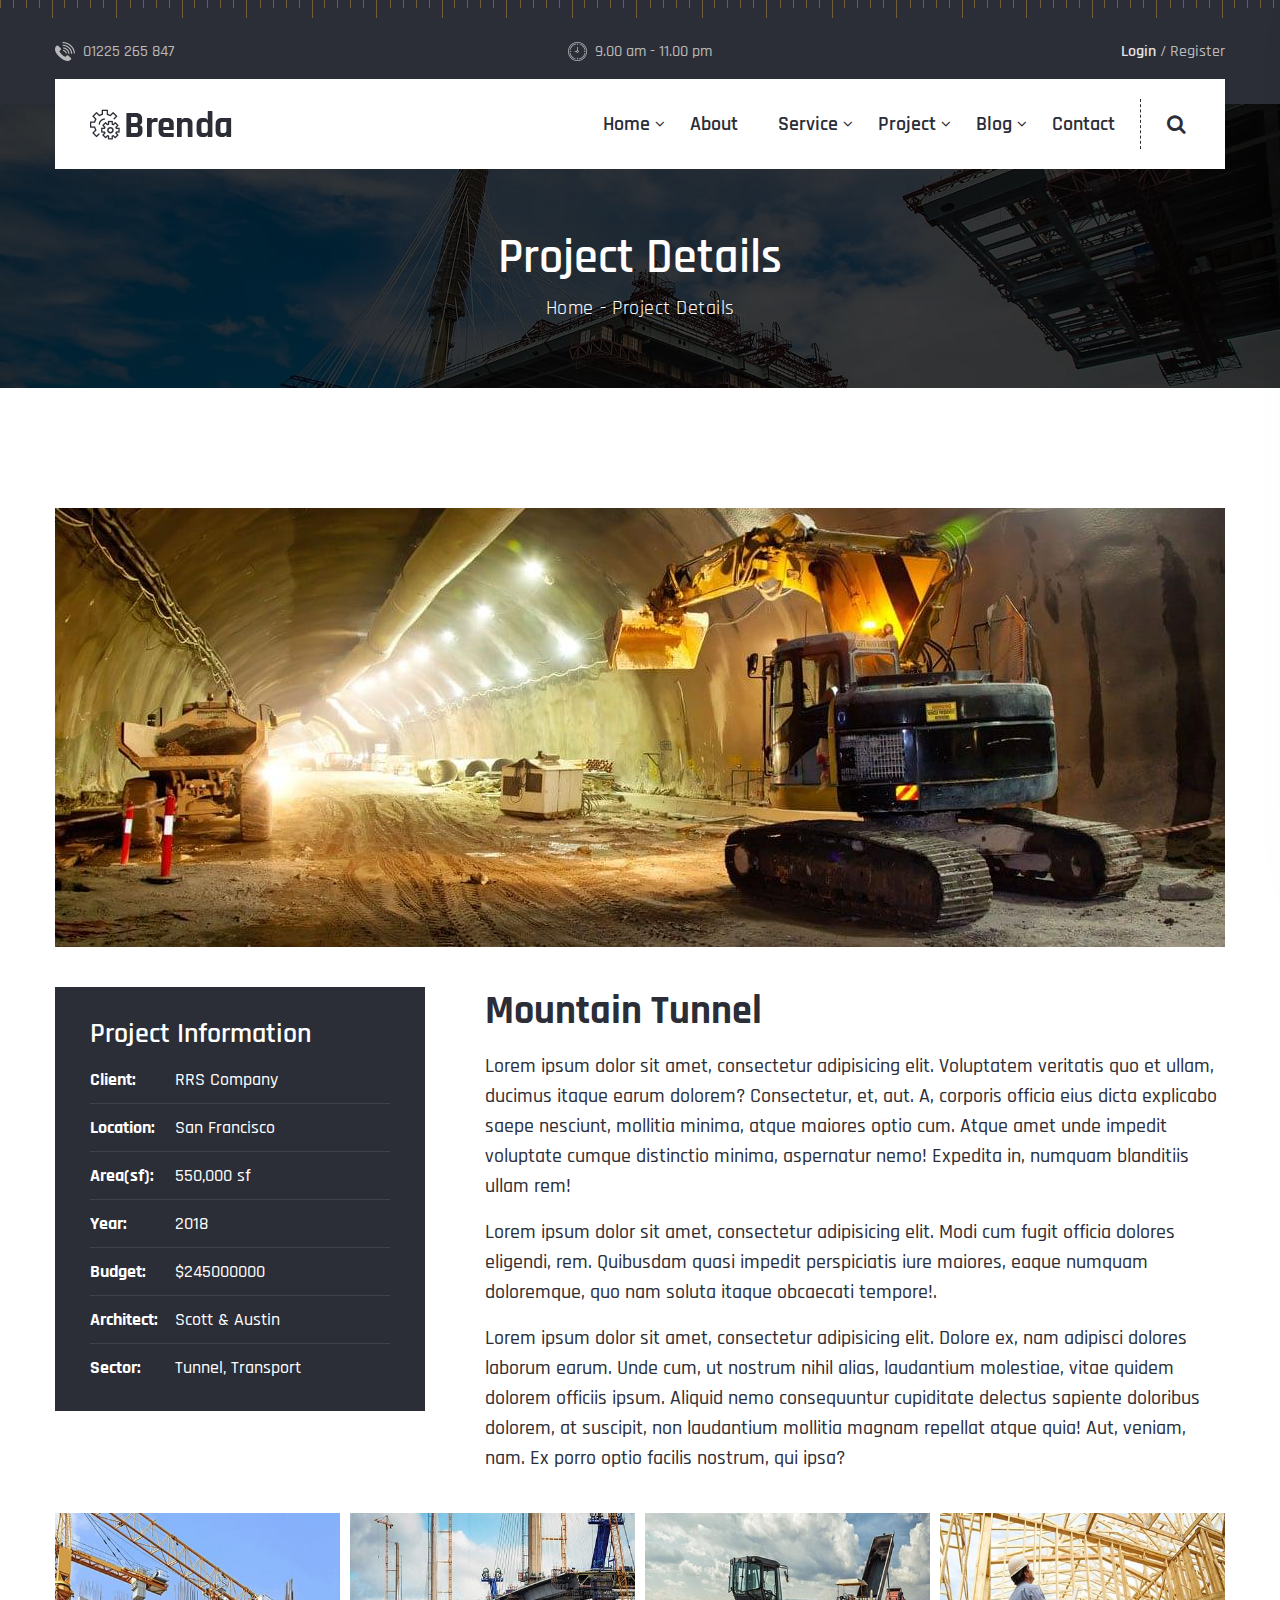
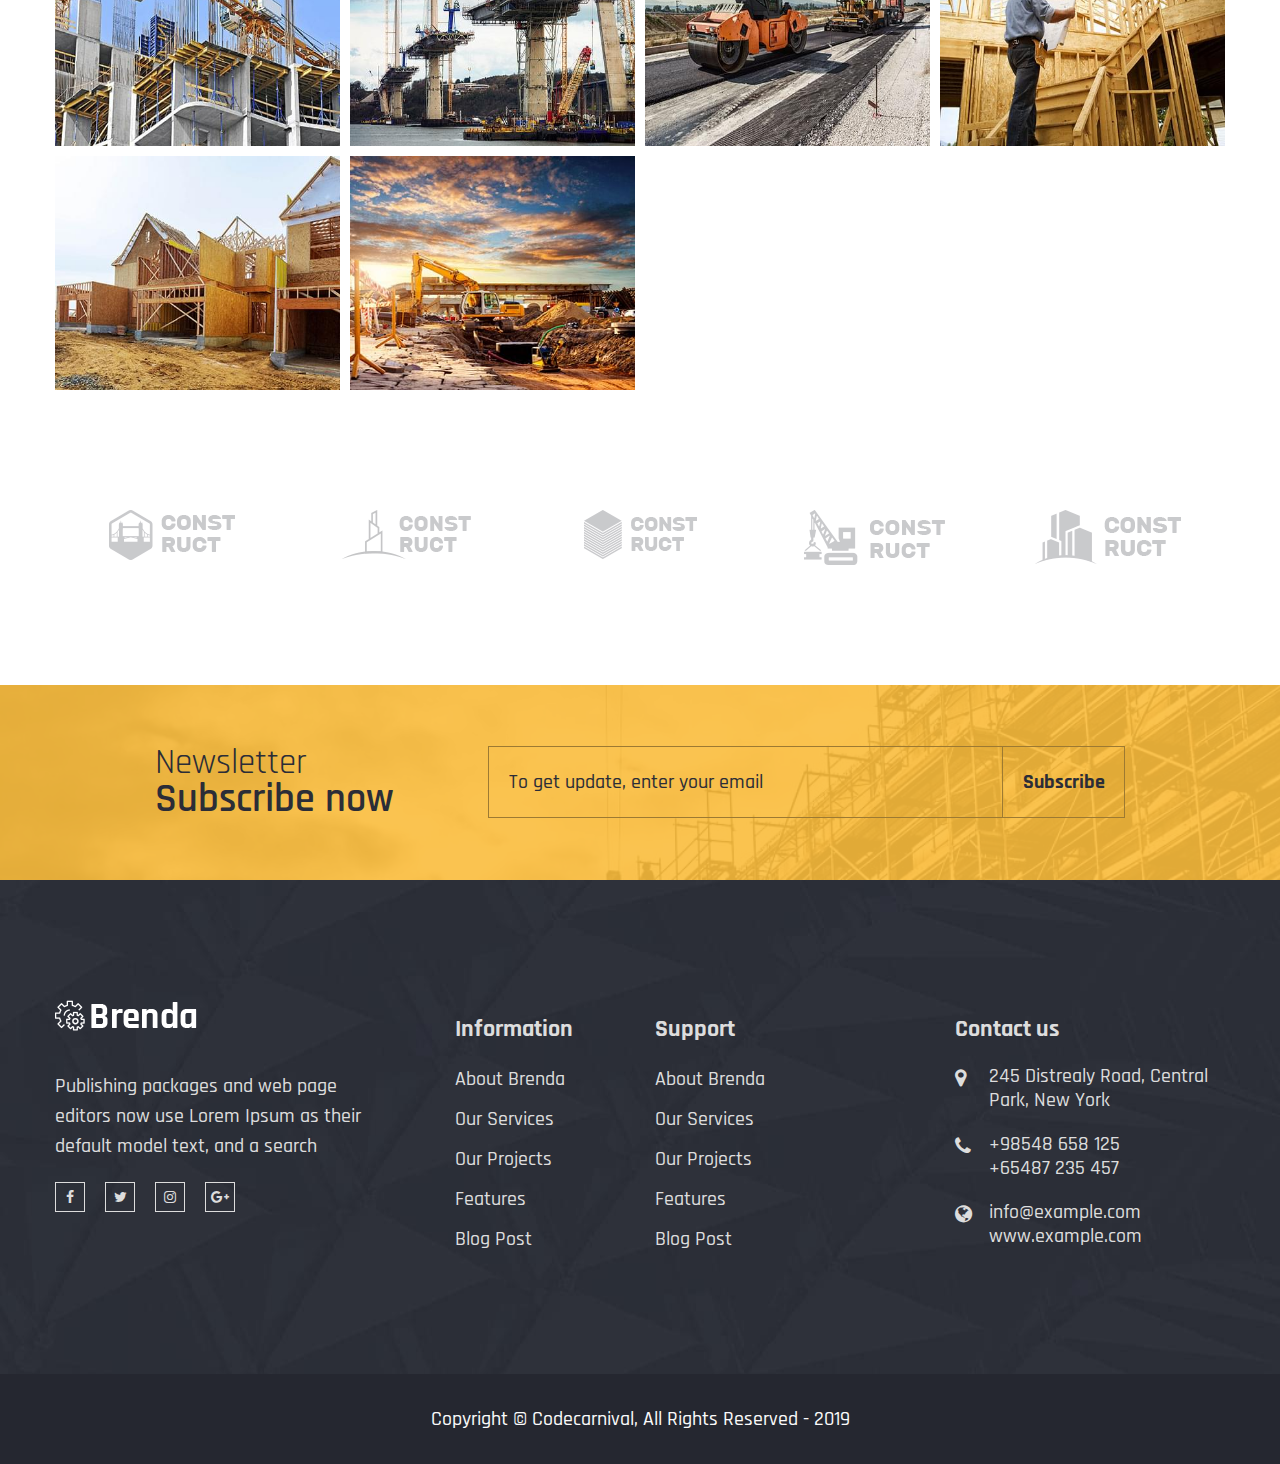
<file: project-details.html>
<!DOCTYPE html>
<html class="no-js" lang="zxx">
<!-- Mirrored from demo.hasthemes.com/brenda-preview/brenda/project-details.html by HTTrack Website Copier/3.x [XR&CO'2014], Sun, 15 Mar 2020 20:52:45 GMT -->
<head>
    <meta charset="utf-8">
    <meta http-equiv="X-UA-Compatible" content="IE=edge">
    <title>Brenda - Construction HTML Template</title>
    <meta name="description" content="">
    <meta name="viewport" content="width=device-width, initial-scale=1">
    <!-- Favicon -->
    <link rel="icon" href="assets/img/favicon.png">
    <!-- CSS
		============================================ -->
    <!-- Bootstrap CSS -->
    <link rel="stylesheet" href="assets/css/bootstrap.min.css">
    <!-- FontAwesome CSS -->
    <link rel="stylesheet" href="assets/css/font-awesome.min.css">
    <!-- Flaticon CSS -->
    <link rel="stylesheet" href="assets/css/flaticon.min.css">
    <!-- Slick Slider CSS -->
    <link rel="stylesheet" href="assets/css/plugins/slick.min.css">
    <!-- CSS Animation CSS -->
    <link rel="stylesheet" href="assets/css/plugins/cssanimation.min.css">
    <!-- Justified Gallery CSS -->
    <link rel="stylesheet" href="assets/css/plugins/justifiedGallery.min.css">
    <!-- Light Gallery CSS -->
    <link rel="stylesheet" href="assets/css/plugins/light-gallery.min.css">
    <!-- Vendor & Plugins CSS (Please remove the comment from below vendor.min.css & plugins.min.css for better website load performance and remove css files from avobe) -->
    <!--
		<link rel="stylesheet" href="assets/css/vendor.min.css">
		<link rel="stylesheet" href="assets/css/plugins/plugins.min.css">
		-->
    <!-- Main Style CSS -->
    <link rel="stylesheet" href="assets/css/style.css">
</head>
<body>
    <!--====================  header area ====================-->
    <div class="header-area header-sticky bg-img space__inner--y40 background-repeat--x background-color--dark d-none d-lg-block" data-bg="assets/img/icons/ruler.png">
        <!-- header top -->
        <div class="header-top">
            <div class="container">
                <div class="row">
                    <div class="col-lg-4">
                        <div class="header-top-info">
                            <span class="header-top-info__image pr-1"><img src="assets/img/icons/phone.png" alt=""></span>
                            <span class="header-top-info__text">01225 265 847</span>
                        </div>
                    </div>
                    <div class="col-lg-4">
                        <div class="header-top-info text-center">
                            <span class="header-top-info__image pr-1"><img src="assets/img/icons/clock.png" alt=""></span>
                            <span class="header-top-info__text">9.00 am - 11.00 pm</span>
                        </div>
                    </div>
                    <div class="col-lg-4">
                        <div class="header-top-info text-right">
                            <a class="header-top-info__link" href="login-register.html"><span>Login</span></a> / <a class="header-top-info__link" href="login-register.html">Register</a>
                        </div>
                    </div>
                </div>
            </div>
        </div>
        <!-- menu bar -->
        <div class="menu-bar position-relative">
            <div class="container">
                <div class="row">
                    <div class="col-lg-12">
                        <div class="menu-bar-wrapper background-color--default space__inner--x35">
                            <div class="menu-bar-wrapper-inner">
                                <div class="row align-items-center">
                                    <div class="col-lg-2">
                                        <div class="brand-logo">
                                            <a href="index.html">
                                                <img src="assets/img/logo.png" class="img-fluid" alt="">
                                            </a>
                                        </div>
                                    </div>
                                    <div class="col-lg-10">
                                        <div class="navigation-area d-flex justify-content-end align-items-center">
                                            <!-- navigation menu -->
                                            <nav class="main-nav-menu">
                                                <ul class="d-flex justify-content-end">
                                                    <li class="has-sub-menu">
                                                        <a href="index.html">Home</a>
                                                        <ul class="sub-menu">
                                                            <li><a href="index.html">Home One</a></li>
                                                            <li><a href="index-2.html">Home Two</a></li>
                                                        </ul>
                                                    </li>
                                                    <li><a href="about.html">About</a></li>
                                                    <li class="has-sub-menu">
                                                        <a href="service.html">Service</a>
                                                        <ul class="sub-menu">
                                                            <li><a href="service.html">Service Page</a></li>
                                                            <li><a href="service-details.html">Service Details Left Sidebar</a></li>
                                                            <li><a href="service-details-right-sidebar.html">Service Details Right Sidebar</a></li>
                                                            <li class="has-sub-menu">
                                                                <a href="#">Submenu Level One</a>
                                                                <ul class="sub-menu">
                                                                    <li><a href="#">Submenu Level Two</a></li>
                                                                    <li><a href="#">Submenu Level Two</a></li>
                                                                </ul>
                                                            </li>
                                                        </ul>
                                                    </li>
                                                    <li class="has-sub-menu">
                                                        <a href="project.html">Project</a>
                                                        <ul class="sub-menu">
                                                            <li><a href="project.html">Project Page</a></li>
                                                            <li><a href="project-details.html">Project Details</a></li>
                                                        </ul>
                                                    </li>
                                                    <li class="has-sub-menu">
                                                        <a href="blog-left-sidebar.html">Blog</a>
                                                        <ul class="sub-menu">
                                                            <li><a href="blog-left-sidebar.html">Blog Left Sidebar</a></li>
                                                            <li><a href="blog-right-sidebar.html">Blog Right Sidebar</a></li>
                                                            <li><a href="blog-details-left-sidebar.html">Blog Details Left Sidebar</a></li>
                                                            <li><a href="blog-details-right-sidebar.html">Blog Details Right Sidebar</a></li>
                                                            <li class="has-sub-menu">
                                                                <a href="#">Submenu Level One</a>
                                                                <ul class="sub-menu">
                                                                    <li class="has-sub-menu">
                                                                        <a href="#">Submenu Level Two</a>
                                                                        <ul class="sub-menu">
                                                                            <li><a href="#">Submenu Level Three</a></li>
                                                                            <li><a href="#">Submenu Level Three</a></li>
                                                                        </ul>
                                                                    </li>
                                                                    <li><a href="#">Submenu Level Two</a></li>
                                                                </ul>
                                                            </li>
                                                        </ul>
                                                    </li>
                                                    <li><a href="contact.html">Contact</a></li>
                                                </ul>
                                            </nav>
                                            <!-- search icon nav menu -->
                                            <div class="nav-search-icon">
                                                <button class="header-search-toggle"><i class="fa fa-search"></i></button>
                                                <div class="header-search-form">
                                                    <form action="#">
                                                        <input type="text" placeholder="Type and hit enter">
                                                        <button><i class="fa fa-search"></i></button>
                                                    </form>
                                                </div>
                                            </div>
                                        </div>
                                    </div>
                                </div>
                            </div>
                        </div>
                    </div>
                </div>
            </div>
        </div>
    </div>
    <!--====================  End of header area  ====================-->
    <!--====================  mobile header ====================-->
    <div class="mobile-header header-sticky bg-img space__inner--y30 background-repeat--x background-color--dark d-block d-lg-none" data-bg="assets/img/icons/ruler.png">
        <div class="container">
            <div class="row align-items-center">
                <div class="col-6">
                    <div class="brand-logo">
                        <a href="index.html">
                            <img src="assets/img/logo-white.png" class="img-fluid" alt="">
                        </a>
                    </div>
                </div>
                <div class="col-6">
                    <div class="mobile-menu-trigger-wrapper text-right" id="mobile-menu-trigger">
                        <span class="mobile-menu-trigger"></span>
                    </div>
                </div>
            </div>
        </div>
    </div>
    <!--====================  End of mobile header  ====================-->
    <!--====================  offcanvas mobile menu ====================-->
    <div class="offcanvas-mobile-menu" id="mobile-menu-overlay">
        <a href="javascript:void(0)" class="offcanvas-menu-close" id="mobile-menu-close-trigger">
            <span class="menu-close"></span>
        </a>
        <div class="offcanvas-wrapper">
            <div class="offcanvas-inner-content">
                <div class="offcanvas-mobile-search-area">
                    <form action="#">
                        <input type="search" placeholder="Search ...">
                        <button type="submit"><i class="fa fa-search"></i></button>
                    </form>
                </div>
                <nav class="offcanvas-navigation">
                    <ul>
                        <li class="menu-item-has-children">
                            <a href="#">Home</a>
                            <ul class="sub-menu-mobile">
                                <li><a href="index.html">Homepage One</a></li>
                                <li><a href="index-2.html">Homepage Two</a></li>
                            </ul>
                        </li>
                        <li><a href="about.html">About</a></li>
                        <li class="menu-item-has-children">
                            <a href="service.html">Service</a>
                            <ul class="sub-menu-mobile">
                                <li><a href="service.html">Service Page</a></li>
                                <li><a href="service-details.html">Service Details Left Sidebar</a></li>
                                <li><a href="service-details-right-sidebar.html">Service Details Right Sidebar</a></li>
                                <li class="menu-item-has-children">
                                    <a href="#">Submenu Level One</a>
                                    <ul class="sub-menu-mobile">
                                        <li><a href="#">Submenu Level Two</a></li>
                                        <li><a href="#">Submenu Level Two</a></li>
                                    </ul>
                                </li>
                            </ul>
                        </li>
                        <li class="menu-item-has-children">
                            <a href="javascript:void(0)">Project</a>
                            <ul class="sub-menu-mobile">
                                <li><a href="project.html">Project Page</a></li>
                                <li><a href="project-details.html">Project Details</a></li>
                            </ul>
                        </li>
                        <li class="menu-item-has-children">
                            <a href="javascript:void(0)">Blog</a>
                            <ul class="sub-menu-mobile">
                                <li><a href="blog-left-sidebar.html">Blog Left Sidebar</a></li>
                                <li><a href="blog-right-sidebar.html">Blog Right Sidebar</a></li>
                                <li><a href="blog-details-left-sidebar.html">Blog Details Left Sidebar</a></li>
                                <li><a href="blog-details-right-sidebar.html">Blog Details Right Sidebar</a></li>
                                <li class="menu-item-has-children">
                                    <a href="#">Submenu Level One</a>
                                    <ul class="sub-menu-mobile">
                                        <li class="menu-item-has-children">
                                            <a href="#">Submenu Level Two</a>
                                            <ul class="sub-menu-mobile">
                                                <li><a href="#">Submenu Level Three</a></li>
                                                <li><a href="#">Submenu Level Three</a></li>
                                            </ul>
                                        </li>
                                        <li><a href="#">Submenu Level Two</a></li>
                                    </ul>
                                </li>
                            </ul>
                        </li>
                        <li><a href="contact.html">Contact</a></li>
                    </ul>
                </nav>
                <div class="offcanvas-widget-area">
                    <div class="off-canvas-contact-widget">
                        <div class="header-contact-info">
                            <ul class="header-contact-info__list">
                                <li><i class="fa fa-phone"></i> 01225 265 847</li>
                                <li><i class="fa fa-clock-o"></i> 9.00 am - 11.00 pm</li>
                                <li><i class="fa fa-user"></i> <a href="login-register.html">Login / Register</a></li>
                            </ul>
                        </div>
                    </div>
                    <!--Off Canvas Widget Social Start-->
                    <div class="off-canvas-widget-social">
                        <a href="#" title="Facebook"><i class="fa fa-facebook"></i></a>
                        <a href="#" title="Twitter"><i class="fa fa-twitter"></i></a>
                        <a href="#" title="LinkedIn"><i class="fa fa-linkedin"></i></a>
                        <a href="#" title="Youtube"><i class="fa fa-youtube-play"></i></a>
                        <a href="#" title="Vimeo"><i class="fa fa-vimeo-square"></i></a>
                    </div>
                    <!--Off Canvas Widget Social End-->
                </div>
            </div>
        </div>
    </div>
    <!--====================  End of offcanvas mobile menu  ====================-->
    <!--====================  breadcrumb area ====================-->
    <div class="page-breadcrumb bg-img space__bottom--r120" data-bg="assets/img/backgrounds/bc-bg.jpg">
        <div class="container">
            <div class="row">
                <div class="col">
                    <div class="page-breadcrumb-content text-center">
                        <h1>Project Details</h1>
                        <ul class="page-breadcrumb-links">
                            <li><a href="index.html">Home</a></li>
                            <li>Project Details</li>
                        </ul>
                    </div>
                </div>
            </div>
        </div>
    </div>
    <!--====================  End of breadcrumb area  ====================-->
    <!--====================  project details area ====================-->
    <div class="project-section space__bottom--r120">
        <div class="container">
            <div class="row">
                <div class="col-12 space__bottom--40">
                    <div class="project-image"><img src="assets/img/projects/project-details.jpg" class="img-fluid" alt=""></div>
                </div>
                <div class="col-lg-4 col-12 space__bottom--30">
                    <div class="project-information">
                        <h4 class="space__bottom--15">Project Information</h4>
                        <ul>
                            <li><strong>Client:</strong> <a href="#">RRS Company</a></li>
                            <li><strong>Location:</strong> San Francisco</li>
                            <li><strong>Area(sf):</strong> 550,000 sf</li>
                            <li><strong>Year:</strong> 2018</li>
                            <li><strong>Budget:</strong> $245000000</li>
                            <li><strong>Architect:</strong> Scott & Austin</li>
                            <li><strong>Sector:</strong> <a href="project.html">Tunnel</a>, <a href="project.html">Transport</a></li>
                        </ul>
                    </div>
                </div>
                <div class="col-lg-8 col-12 space__bottom--30">
                    <div class="project-details">
                        <h3 class="space__bottom--15">Mountain Tunnel</h3>
                        <p>Lorem ipsum dolor sit amet, consectetur adipisicing elit. Voluptatem veritatis quo et ullam, ducimus itaque earum dolorem? Consectetur, et, aut. A, corporis officia eius dicta explicabo saepe nesciunt, mollitia minima, atque maiores optio cum. Atque amet unde impedit voluptate cumque distinctio minima, aspernatur nemo! Expedita in, numquam blanditiis ullam rem!</p>
                        <p>Lorem ipsum dolor sit amet, consectetur adipisicing elit. Modi cum fugit officia dolores eligendi, rem. Quibusdam quasi impedit perspiciatis iure maiores, eaque numquam doloremque, quo nam soluta itaque obcaecati tempore!.</p>
                        <p>Lorem ipsum dolor sit amet, consectetur adipisicing elit. Dolore ex, nam adipisci dolores laborum earum. Unde cum, ut nostrum nihil alias, laudantium molestiae, vitae quidem dolorem officiis ipsum. Aliquid nemo consequuntur cupiditate delectus sapiente doloribus dolorem, at suscipit, non laudantium mollitia magnam repellat atque quia! Aut, veniam, nam. Ex porro optio facilis nostrum, qui ipsa?</p>
                    </div>
                </div>
                <div class="col-12">
                    <div class="row row-5 image-popup">
                        <div class="col-xl-3 col-lg-4 col-sm-6 col-12 space__top--10">
                            <a href="assets/img/projects/project1-m.jpg" class="gallery-item single-gallery-thumb"><img src="assets/img/projects/project1-m.jpg" class="img-fluid" alt=""><span class="plus"></span></a>
                        </div>
                        <div class="col-xl-3 col-lg-4 col-sm-6 col-12 space__top--10">
                            <a href="assets/img/projects/project2-m.jpg" class="gallery-item single-gallery-thumb"><img src="assets/img/projects/project2-m.jpg" class="img-fluid" alt=""><span class="plus"></span></a>
                        </div>
                        <div class="col-xl-3 col-lg-4 col-sm-6 col-12 space__top--10">
                            <a href="assets/img/projects/project3-m.jpg" class="gallery-item single-gallery-thumb"><img src="assets/img/projects/project3-m.jpg" class="img-fluid" alt=""><span class="plus"></span></a>
                        </div>
                        <div class="col-xl-3 col-lg-4 col-sm-6 col-12 space__top--10">
                            <a href="assets/img/projects/project4-m.jpg" class="gallery-item single-gallery-thumb"><img src="assets/img/projects/project4-m.jpg" class="img-fluid" alt=""><span class="plus"></span></a>
                        </div>
                        <div class="col-xl-3 col-lg-4 col-sm-6 col-12 space__top--10">
                            <a href="assets/img/projects/project5-m.jpg" class="gallery-item single-gallery-thumb"><img src="assets/img/projects/project5-m.jpg" class="img-fluid" alt=""><span class="plus"></span></a>
                        </div>
                        <div class="col-xl-3 col-lg-4 col-sm-6 col-12 space__top--10">
                            <a href="assets/img/projects/project6-m.jpg" class="gallery-item single-gallery-thumb"><img src="assets/img/projects/project6-m.jpg" class="img-fluid" alt=""><span class="plus"></span></a>
                        </div>
                    </div>
                </div>
            </div>
        </div>
    </div>
    <!--====================  End of project details area  ====================-->
    <!--====================  brand logo area ====================-->
    <div class="brand-logo-area space__bottom--r120">
        <div class="container">
            <div class="row">
                <div class="col-lg-12">
                    <!-- brand logo slider -->
                    <div class="brand-logo-wrapper">
                        <div class="single-brand-logo">
                            <a href="#"><img src="assets/img/brand-logo/logo1.png" class="img-fluid" alt=""></a>
                        </div>
                        <div class="single-brand-logo">
                            <a href="#"><img src="assets/img/brand-logo/logo2.png" class="img-fluid" alt=""></a>
                        </div>
                        <div class="single-brand-logo">
                            <a href="#"><img src="assets/img/brand-logo/logo3.png" class="img-fluid" alt=""></a>
                        </div>
                        <div class="single-brand-logo">
                            <a href="#"><img src="assets/img/brand-logo/logo4.png" class="img-fluid" alt=""></a>
                        </div>
                        <div class="single-brand-logo">
                            <a href="#"><img src="assets/img/brand-logo/logo5.png" class="img-fluid" alt=""></a>
                        </div>
                        <div class="single-brand-logo">
                            <a href="#"><img src="assets/img/brand-logo/logo4.png" class="img-fluid" alt=""></a>
                        </div>
                    </div>
                </div>
            </div>
        </div>
    </div>
    <!--====================  End of brand logo area  ====================-->
    <!--====================  newsletter area ====================-->
    <div class="newsletter-area newsletter-area-bg bg-img" data-bg="assets/img/backgrounds/newsletter-bg.jpg">
        <div class="newsletter-wrapper background-color--default-overlay space__inner--y60">
            <div class="container">
                <div class="row">
                    <div class="col-lg-12 col-xl-10 mx-auto">
                        <div class="row align-items-center">
                            <div class="col-lg-4 mb-3 mb-lg-0">
                                <!-- newsletter title -->
                                <h3 class="newsletter-title"><span>Newsletter</span> Subscribe now</h3>
                            </div>
                            <div class="col-lg-8">
                                <div class="newsletter-form">
                                    <form id="mc-form" class="mc-form">
                                        <input type="email" placeholder="To get update, enter your email">
                                        <button class="theme-button" type="submit">Subscribe</button>
                                    </form>
                                    <!-- mailchimp-alerts Start -->
                                    <div class="mailchimp-alerts">
                                        <div class="mailchimp-submitting"></div><!-- mailchimp-submitting end -->
                                        <div class="mailchimp-success"></div><!-- mailchimp-success end -->
                                        <div class="mailchimp-error"></div><!-- mailchimp-error end -->
                                    </div>
                                    <!-- mailchimp-alerts end -->
                                </div>
                            </div>
                        </div>
                    </div>
                </div>
            </div>
        </div>
    </div>
    <!--====================  End of newsletter area  ====================-->
    <!--====================  footer area ====================-->
    <div class="footer-area bg-img space__inner--ry120" data-bg="assets/img/backgrounds/footer-bg.jpg">
        <div class="container">
            <div class="row">
                <div class="col-lg-4 col-md-6">
                    <div class="footer-widget">
                        <div class="footer-widget__logo space__bottom--40">
                            <a href="index.html">
                                <img src="assets/img/logo-white.png" class="img-fluid" alt="">
                            </a>
                        </div>
                        <p class="footer-widget__text space__bottom--20">Publishing packages and web page editors now use Lorem Ipsum as their default model text, and a search</p>
                        <ul class="social-icons">
                            <li><a href="http://www.facebook.com/"><i class="fa fa-facebook"></i></a></li>
                            <li><a href="http://www.twitter.com/"><i class="fa fa-twitter"></i></a></li>
                            <li><a href="http://www.instagram.com/"><i class="fa fa-instagram"></i></a></li>
                            <li><a href="http://plus.google.com/"><i class="fa fa-google-plus"></i></a></li>
                        </ul>
                    </div>
                </div>
                <div class="col-lg-2 col-md-6">
                    <div class="footer-widget space__top--15 space__top__md--40 space__top__lm--40">
                        <h5 class="footer-widget__title space__bottom--20">Information</h5>
                        <ul class="footer-widget__menu">
                            <li><a href="#">About Brenda</a></li>
                            <li><a href="#">Our Services</a></li>
                            <li><a href="#">Our Projects</a></li>
                            <li><a href="#">Features</a></li>
                            <li><a href="#">Blog Post</a></li>
                        </ul>
                    </div>
                </div>
                <div class="col-lg-3 col-md-6">
                    <div class="footer-widget space__top--15 space__top__md--40 space__top__lm--40">
                        <h5 class="footer-widget__title space__bottom--20">Support</h5>
                        <ul class="footer-widget__menu">
                            <li><a href="#">About Brenda</a></li>
                            <li><a href="#">Our Services</a></li>
                            <li><a href="#">Our Projects</a></li>
                            <li><a href="#">Features</a></li>
                            <li><a href="#">Blog Post</a></li>
                        </ul>
                    </div>
                </div>
                <div class="col-lg-3 col-md-6">
                    <h5 class="footer-widget__title space__top--15 space__bottom--20 space__top__md--40 space__top__lm--40">Contact us</h5>
                    <div class="footer-contact-wrapper">
                        <div class="single-footer-contact">
                            <div class="single-footer-contact__icon"><i class="fa fa-map-marker"></i></div>
                            <div class="single-footer-contact__text">245 Distrealy Road, Central Park, New York</div>
                        </div>
                        <div class="single-footer-contact">
                            <div class="single-footer-contact__icon"><i class="fa fa-phone"></i></div>
                            <div class="single-footer-contact__text"> <a href="tel:98548658125">+98548 658 125</a> <br> <a href="tel:65487235457">+65487 235 457</a> </div>
                        </div>
                        <div class="single-footer-contact">
                            <div class="single-footer-contact__icon"><i class="fa fa-globe"></i></div>
                            <div class="single-footer-contact__text"><a href="mailto:info@example.com">info@example.com</a> <br> <a href="#">www.example.com</a> </div>
                        </div>
                    </div>
                </div>
            </div>
        </div>
    </div>
    <!-- copyright text -->
    <div class="copyright-area background-color--deep-dark space__inner--y30">
        <div class="container">
            <div class="row">
                <div class="col-lg-12 text-center">
                    <p class="copyright-text">Copyright &copy; <a href="#">Codecarnival</a>, All Rights Reserved - 2019</p>
                </div>
            </div>
        </div>
    </div>
    <!--====================  End of footer area  ====================-->
    <!--====================  scroll top ====================-->
    <button class="scroll-top" id="scroll-top">
        <i class="fa fa-angle-up"></i>
    </button>
    <!--====================  End of scroll top  ====================-->
    <!-- JS
    ============================================ -->
    <!-- Modernizer JS -->
    <script src="assets/js/modernizr-2.8.3.min.js"></script>
    <!-- jQuery JS -->
    <script src="assets/js/jquery-3.4.1.min.js"></script>
    <!-- Bootstrap JS -->
    <script src="assets/js/bootstrap.min.js"></script>
    <!-- Popper JS -->
    <script src="assets/js/popper.min.js"></script>
    <!-- Slick slider JS -->
    <script src="assets/js/plugins/slick.min.js"></script>
    <!-- Counterup JS -->
    <script src="assets/js/plugins/counterup.min.js"></script>
    <!-- Waypoint JS -->
    <script src="assets/js/plugins/waypoint.min.js"></script>
    <!-- Justified Gallery JS -->
    <script src="assets/js/plugins/justifiedGallery.min.js"></script>
    <!-- Image Loaded JS -->
    <script src="assets/js/plugins/imageloaded.min.js"></script>
    <!-- Maosnry JS -->
    <script src="assets/js/plugins/masonry.min.js"></script>
    <!-- Light Gallery JS -->
    <script src="assets/js/plugins/light-gallery.min.js"></script>
    <!-- Mailchimp JS -->
    <script src="assets/js/plugins/mailchimp-ajax-submit.min.js"></script>
    <!-- Plugins JS (Please remove the comment from below plugins.min.js for better website load performance and remove plugin js files from avobe) -->
    <!--
    <script src="assets/js/plugins/plugins.min.js"></script>
    -->
    <!-- Main JS -->
    <script src="assets/js/main.js"></script>
</body>
<!-- Mirrored from demo.hasthemes.com/brenda-preview/brenda/project-details.html by HTTrack Website Copier/3.x [XR&CO'2014], Sun, 15 Mar 2020 20:52:45 GMT -->
</html>
</file>
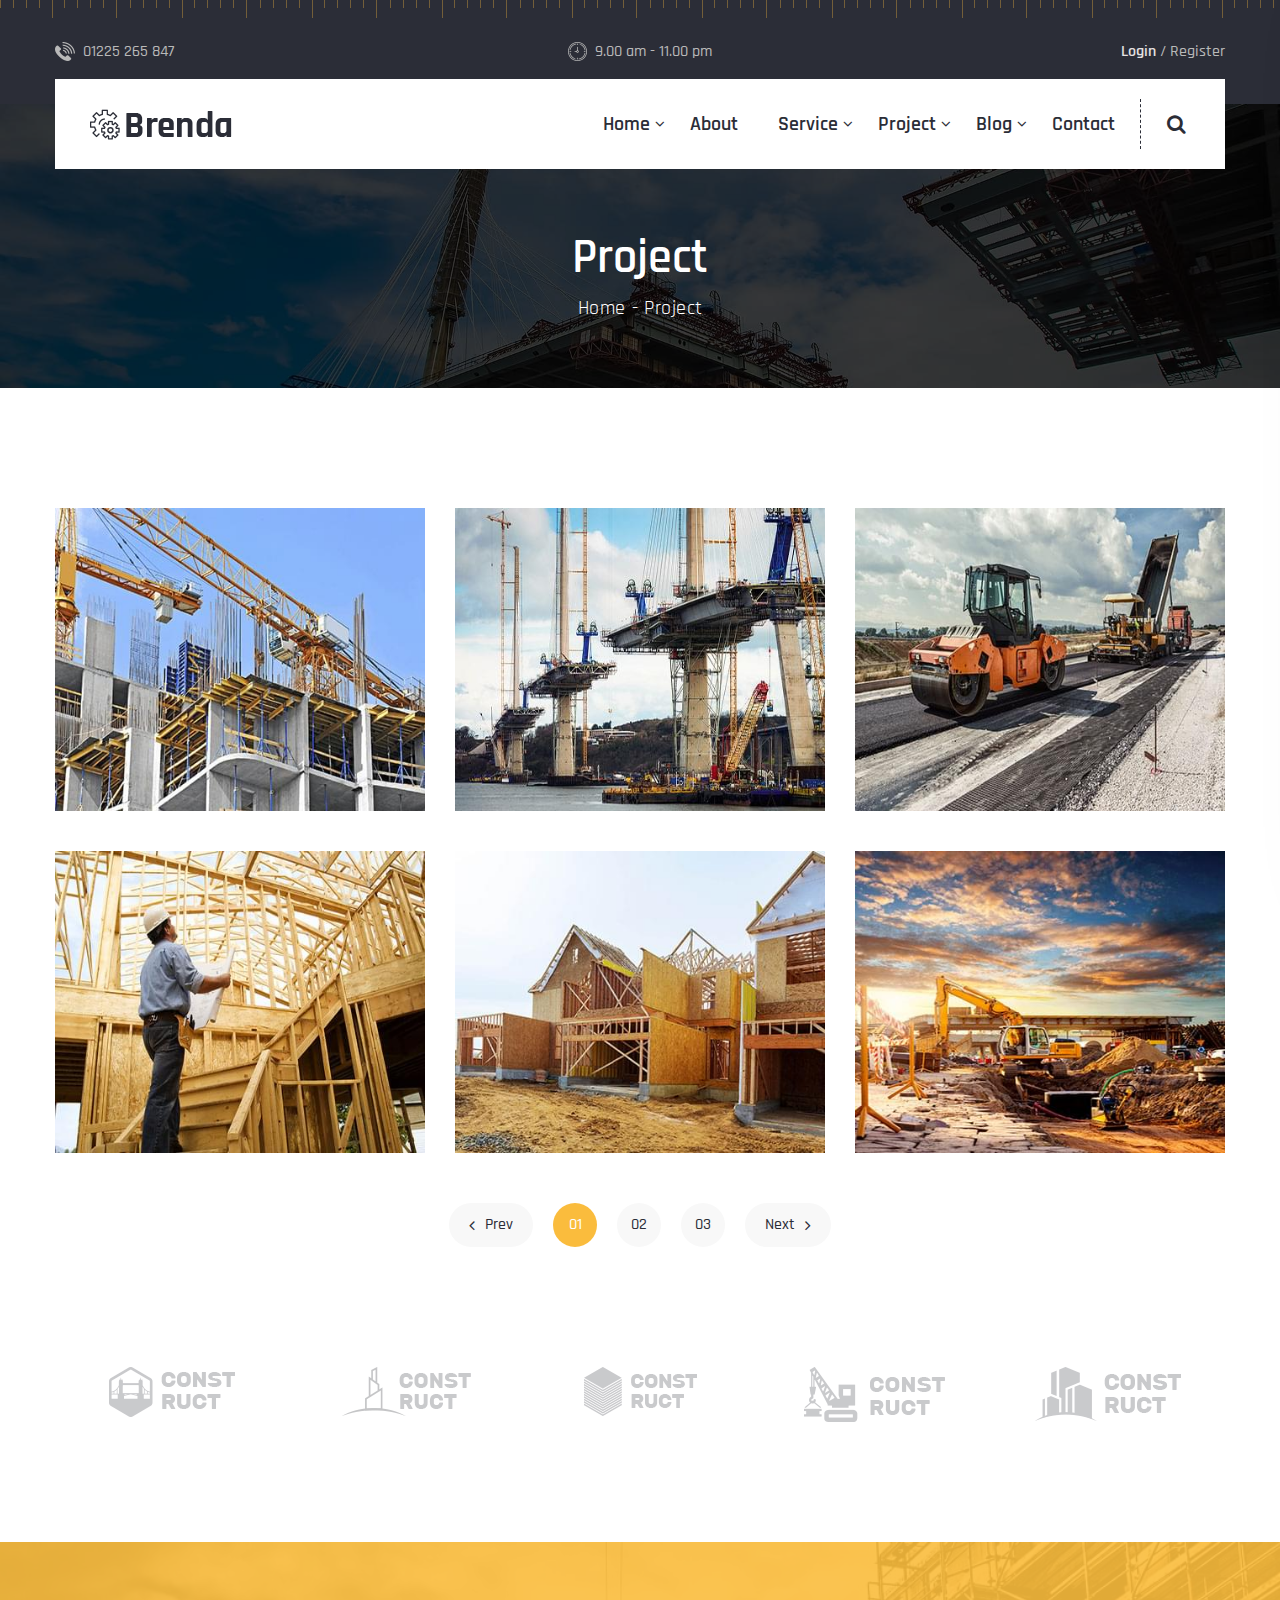
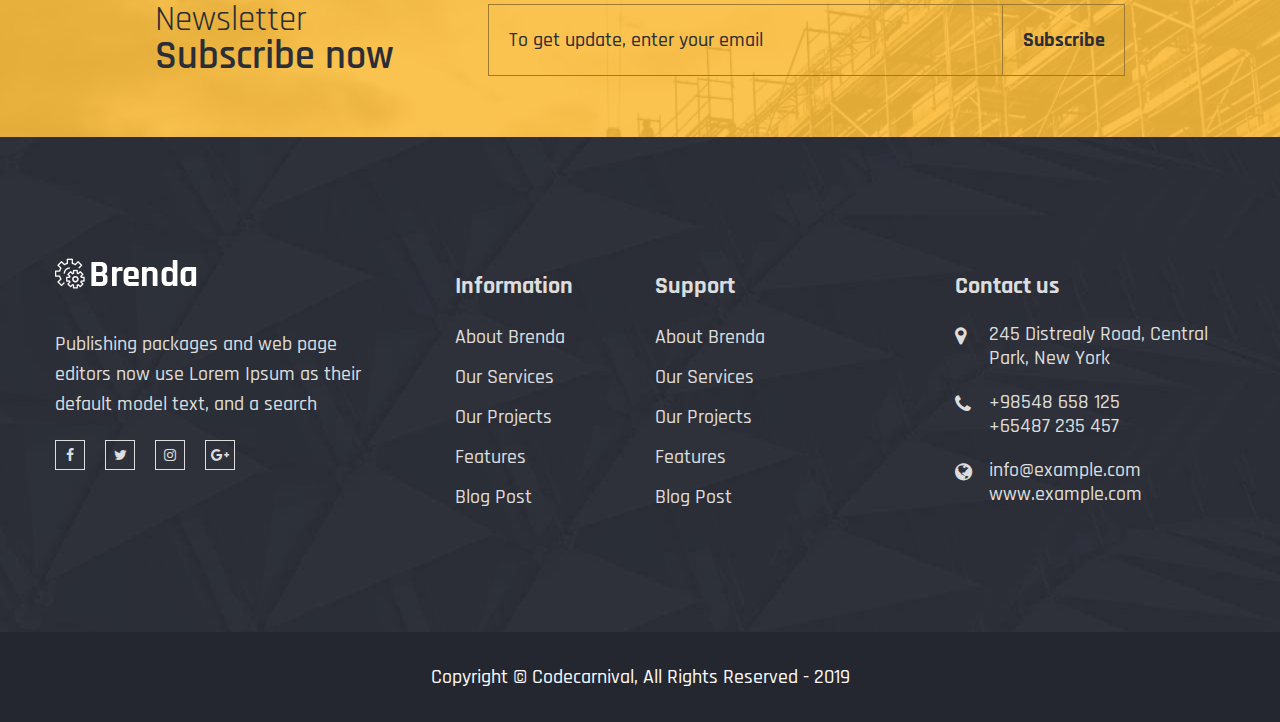
<file: project.html>
<!DOCTYPE html>
<html class="no-js" lang="zxx">
<!-- Mirrored from demo.hasthemes.com/brenda-preview/brenda/project.html by HTTrack Website Copier/3.x [XR&CO'2014], Sun, 15 Mar 2020 20:52:43 GMT -->
<head>
    <meta charset="utf-8">
    <meta http-equiv="X-UA-Compatible" content="IE=edge">
    <title>Brenda - Construction HTML Template</title>
    <meta name="description" content="">
    <meta name="viewport" content="width=device-width, initial-scale=1">
    <!-- Favicon -->
    <link rel="icon" href="assets/img/favicon.png">
    <!-- CSS
		============================================ -->
    <!-- Bootstrap CSS -->
    <link rel="stylesheet" href="assets/css/bootstrap.min.css">
    <!-- FontAwesome CSS -->
    <link rel="stylesheet" href="assets/css/font-awesome.min.css">
    <!-- Flaticon CSS -->
    <link rel="stylesheet" href="assets/css/flaticon.min.css">
    <!-- Slick Slider CSS -->
    <link rel="stylesheet" href="assets/css/plugins/slick.min.css">
    <!-- CSS Animation CSS -->
    <link rel="stylesheet" href="assets/css/plugins/cssanimation.min.css">
    <!-- Justified Gallery CSS -->
    <link rel="stylesheet" href="assets/css/plugins/justifiedGallery.min.css">
    <!-- Light Gallery CSS -->
    <link rel="stylesheet" href="assets/css/plugins/light-gallery.min.css">
    <!-- Vendor & Plugins CSS (Please remove the comment from below vendor.min.css & plugins.min.css for better website load performance and remove css files from avobe) -->
    <!--
		<link rel="stylesheet" href="assets/css/vendor.min.css">
		<link rel="stylesheet" href="assets/css/plugins/plugins.min.css">
		-->
    <!-- Main Style CSS -->
    <link rel="stylesheet" href="assets/css/style.css">
</head>
<body>
    <!--====================  header area ====================-->
    <div class="header-area header-sticky bg-img space__inner--y40 background-repeat--x background-color--dark d-none d-lg-block" data-bg="assets/img/icons/ruler.png">
        <!-- header top -->
        <div class="header-top">
            <div class="container">
                <div class="row">
                    <div class="col-lg-4">
                        <div class="header-top-info">
                            <span class="header-top-info__image pr-1"><img src="assets/img/icons/phone.png" alt=""></span>
                            <span class="header-top-info__text">01225 265 847</span>
                        </div>
                    </div>
                    <div class="col-lg-4">
                        <div class="header-top-info text-center">
                            <span class="header-top-info__image pr-1"><img src="assets/img/icons/clock.png" alt=""></span>
                            <span class="header-top-info__text">9.00 am - 11.00 pm</span>
                        </div>
                    </div>
                    <div class="col-lg-4">
                        <div class="header-top-info text-right">
                            <a class="header-top-info__link" href="login-register.html"><span>Login</span></a> / <a class="header-top-info__link" href="login-register.html">Register</a>
                        </div>
                    </div>
                </div>
            </div>
        </div>
        <!-- menu bar -->
        <div class="menu-bar position-relative">
            <div class="container">
                <div class="row">
                    <div class="col-lg-12">
                        <div class="menu-bar-wrapper background-color--default space__inner--x35">
                            <div class="menu-bar-wrapper-inner">
                                <div class="row align-items-center">
                                    <div class="col-lg-2">
                                        <div class="brand-logo">
                                            <a href="index.html">
                                                <img src="assets/img/logo.png" class="img-fluid" alt="">
                                            </a>
                                        </div>
                                    </div>
                                    <div class="col-lg-10">
                                        <div class="navigation-area d-flex justify-content-end align-items-center">
                                            <!-- navigation menu -->
                                            <nav class="main-nav-menu">
                                                <ul class="d-flex justify-content-end">
                                                    <li class="has-sub-menu">
                                                        <a href="index.html">Home</a>
                                                        <ul class="sub-menu">
                                                            <li><a href="index.html">Home One</a></li>
                                                            <li><a href="index-2.html">Home Two</a></li>
                                                        </ul>
                                                    </li>
                                                    <li><a href="about.html">About</a></li>
                                                    <li class="has-sub-menu">
                                                        <a href="service.html">Service</a>
                                                        <ul class="sub-menu">
                                                            <li><a href="service.html">Service Page</a></li>
                                                            <li><a href="service-details.html">Service Details Left Sidebar</a></li>
                                                            <li><a href="service-details-right-sidebar.html">Service Details Right Sidebar</a></li>
                                                            <li class="has-sub-menu">
                                                                <a href="#">Submenu Level One</a>
                                                                <ul class="sub-menu">
                                                                    <li><a href="#">Submenu Level Two</a></li>
                                                                    <li><a href="#">Submenu Level Two</a></li>
                                                                </ul>
                                                            </li>
                                                        </ul>
                                                    </li>
                                                    <li class="has-sub-menu">
                                                        <a href="project.html">Project</a>
                                                        <ul class="sub-menu">
                                                            <li><a href="project.html">Project Page</a></li>
                                                            <li><a href="project-details.html">Project Details</a></li>
                                                        </ul>
                                                    </li>
                                                    <li class="has-sub-menu">
                                                        <a href="blog-left-sidebar.html">Blog</a>
                                                        <ul class="sub-menu">
                                                            <li><a href="blog-left-sidebar.html">Blog Left Sidebar</a></li>
                                                            <li><a href="blog-right-sidebar.html">Blog Right Sidebar</a></li>
                                                            <li><a href="blog-details-left-sidebar.html">Blog Details Left Sidebar</a></li>
                                                            <li><a href="blog-details-right-sidebar.html">Blog Details Right Sidebar</a></li>
                                                            <li class="has-sub-menu">
                                                                <a href="#">Submenu Level One</a>
                                                                <ul class="sub-menu">
                                                                    <li class="has-sub-menu">
                                                                        <a href="#">Submenu Level Two</a>
                                                                        <ul class="sub-menu">
                                                                            <li><a href="#">Submenu Level Three</a></li>
                                                                            <li><a href="#">Submenu Level Three</a></li>
                                                                        </ul>
                                                                    </li>
                                                                    <li><a href="#">Submenu Level Two</a></li>
                                                                </ul>
                                                            </li>
                                                        </ul>
                                                    </li>
                                                    <li><a href="contact.html">Contact</a></li>
                                                </ul>
                                            </nav>
                                            <!-- search icon nav menu -->
                                            <div class="nav-search-icon">
                                                <button class="header-search-toggle"><i class="fa fa-search"></i></button>
                                                <div class="header-search-form">
                                                    <form action="#">
                                                        <input type="text" placeholder="Type and hit enter">
                                                        <button><i class="fa fa-search"></i></button>
                                                    </form>
                                                </div>
                                            </div>
                                        </div>
                                    </div>
                                </div>
                            </div>
                        </div>
                    </div>
                </div>
            </div>
        </div>
    </div>
    <!--====================  End of header area  ====================-->
    <!--====================  mobile header ====================-->
    <div class="mobile-header header-sticky bg-img space__inner--y30 background-repeat--x background-color--dark d-block d-lg-none" data-bg="assets/img/icons/ruler.png">
        <div class="container">
            <div class="row align-items-center">
                <div class="col-6">
                    <div class="brand-logo">
                        <a href="index.html">
                            <img src="assets/img/logo-white.png" class="img-fluid" alt="">
                        </a>
                    </div>
                </div>
                <div class="col-6">
                    <div class="mobile-menu-trigger-wrapper text-right" id="mobile-menu-trigger">
                        <span class="mobile-menu-trigger"></span>
                    </div>
                </div>
            </div>
        </div>
    </div>
    <!--====================  End of mobile header  ====================-->
    <!--====================  offcanvas mobile menu ====================-->
    <div class="offcanvas-mobile-menu" id="mobile-menu-overlay">
        <a href="javascript:void(0)" class="offcanvas-menu-close" id="mobile-menu-close-trigger">
            <span class="menu-close"></span>
        </a>
        <div class="offcanvas-wrapper">
            <div class="offcanvas-inner-content">
                <div class="offcanvas-mobile-search-area">
                    <form action="#">
                        <input type="search" placeholder="Search ...">
                        <button type="submit"><i class="fa fa-search"></i></button>
                    </form>
                </div>
                <nav class="offcanvas-navigation">
                    <ul>
                        <li class="menu-item-has-children">
                            <a href="#">Home</a>
                            <ul class="sub-menu-mobile">
                                <li><a href="index.html">Homepage One</a></li>
                                <li><a href="index-2.html">Homepage Two</a></li>
                            </ul>
                        </li>
                        <li><a href="about.html">About</a></li>
                        <li class="menu-item-has-children">
                            <a href="service.html">Service</a>
                            <ul class="sub-menu-mobile">
                                <li><a href="service.html">Service Page</a></li>
                                <li><a href="service-details.html">Service Details Left Sidebar</a></li>
                                <li><a href="service-details-right-sidebar.html">Service Details Right Sidebar</a></li>
                                <li class="menu-item-has-children">
                                    <a href="#">Submenu Level One</a>
                                    <ul class="sub-menu-mobile">
                                        <li><a href="#">Submenu Level Two</a></li>
                                        <li><a href="#">Submenu Level Two</a></li>
                                    </ul>
                                </li>
                            </ul>
                        </li>
                        <li class="menu-item-has-children">
                            <a href="javascript:void(0)">Project</a>
                            <ul class="sub-menu-mobile">
                                <li><a href="project.html">Project Page</a></li>
                                <li><a href="project-details.html">Project Details</a></li>
                            </ul>
                        </li>
                        <li class="menu-item-has-children">
                            <a href="javascript:void(0)">Blog</a>
                            <ul class="sub-menu-mobile">
                                <li><a href="blog-left-sidebar.html">Blog Left Sidebar</a></li>
                                <li><a href="blog-right-sidebar.html">Blog Right Sidebar</a></li>
                                <li><a href="blog-details-left-sidebar.html">Blog Details Left Sidebar</a></li>
                                <li><a href="blog-details-right-sidebar.html">Blog Details Right Sidebar</a></li>
                                <li class="menu-item-has-children">
                                    <a href="#">Submenu Level One</a>
                                    <ul class="sub-menu-mobile">
                                        <li class="menu-item-has-children">
                                            <a href="#">Submenu Level Two</a>
                                            <ul class="sub-menu-mobile">
                                                <li><a href="#">Submenu Level Three</a></li>
                                                <li><a href="#">Submenu Level Three</a></li>
                                            </ul>
                                        </li>
                                        <li><a href="#">Submenu Level Two</a></li>
                                    </ul>
                                </li>
                            </ul>
                        </li>
                        <li><a href="contact.html">Contact</a></li>
                    </ul>
                </nav>
                <div class="offcanvas-widget-area">
                    <div class="off-canvas-contact-widget">
                        <div class="header-contact-info">
                            <ul class="header-contact-info__list">
                                <li><i class="fa fa-phone"></i> 01225 265 847</li>
                                <li><i class="fa fa-clock-o"></i> 9.00 am - 11.00 pm</li>
                                <li><i class="fa fa-user"></i> <a href="login-register.html">Login / Register</a></li>
                            </ul>
                        </div>
                    </div>
                    <!--Off Canvas Widget Social Start-->
                    <div class="off-canvas-widget-social">
                        <a href="#" title="Facebook"><i class="fa fa-facebook"></i></a>
                        <a href="#" title="Twitter"><i class="fa fa-twitter"></i></a>
                        <a href="#" title="LinkedIn"><i class="fa fa-linkedin"></i></a>
                        <a href="#" title="Youtube"><i class="fa fa-youtube-play"></i></a>
                        <a href="#" title="Vimeo"><i class="fa fa-vimeo-square"></i></a>
                    </div>
                    <!--Off Canvas Widget Social End-->
                </div>
            </div>
        </div>
    </div>
    <!--====================  End of offcanvas mobile menu  ====================-->
    <!--====================  breadcrumb area ====================-->
    <div class="page-breadcrumb bg-img space__bottom--r120" data-bg="assets/img/backgrounds/bc-bg.jpg">
        <div class="container">
            <div class="row">
                <div class="col">
                    <div class="page-breadcrumb-content text-center">
                        <h1>Project</h1>
                        <ul class="page-breadcrumb-links">
                            <li><a href="index.html">Home</a></li>
                            <li>Project</li>
                        </ul>
                    </div>
                </div>
            </div>
        </div>
    </div>
    <!--====================  End of breadcrumb area  ====================-->
    <div class="project-section space__bottom--r120">
        <div class="container">
            <div class="row">
                <div class="col-lg-12">
                    <div class="project-item-wrapper space__bottom--m40">
                        <div class="row">
                            <div class="col-lg-4 col-md-6 col-12 space__bottom--40">
                                <div class="single-project-wrapper single-project-wrapper--reduced-abs">
                                    <a class="single-project-item p-0" href="project-details.html">
                                        <img src="assets/img/projects/project1-m.jpg" class="img-fluid" alt="">
                                        <span class="single-project-title">Western Shopping Mall</span>
                                    </a>
                                </div>
                            </div>
                            <div class="col-lg-4 col-md-6 col-12 space__bottom--40">
                                <div class="single-project-wrapper single-project-wrapper--reduced-abs">
                                    <a class="single-project-item p-0" href="project-details.html">
                                        <img src="assets/img/projects/project2-m.jpg" class="img-fluid" alt="">
                                        <span class="single-project-title">City Flyover</span>
                                    </a>
                                </div>
                            </div>
                            <div class="col-lg-4 col-md-6 col-12 space__bottom--40">
                                <div class="single-project-wrapper single-project-wrapper--reduced-abs">
                                    <a class="single-project-item p-0" href="project-details.html">
                                        <img src="assets/img/projects/project3-m.jpg" class="img-fluid" alt="">
                                        <span class="single-project-title">Highway Carpeting</span>
                                    </a>
                                </div>
                            </div>
                            <div class="col-lg-4 col-md-6 col-12 space__bottom--40">
                                <div class="single-project-wrapper single-project-wrapper--reduced-abs">
                                    <a class="single-project-item p-0" href="project-details.html">
                                        <img src="assets/img/projects/project4-m.jpg" class="img-fluid" alt="">
                                        <span class="single-project-title">House Infrustructure Making</span>
                                    </a>
                                </div>
                            </div>
                            <div class="col-lg-4 col-md-6 col-12 space__bottom--40">
                                <div class="single-project-wrapper single-project-wrapper--reduced-abs">
                                    <a class="single-project-item p-0" href="project-details.html">
                                        <img src="assets/img/projects/project5-m.jpg" class="img-fluid" alt="">
                                        <span class="single-project-title">Wooden House</span>
                                    </a>
                                </div>
                            </div>
                            <div class="col-lg-4 col-md-6 col-12 space__bottom--40">
                                <div class="single-project-wrapper single-project-wrapper--reduced-abs">
                                    <a class="single-project-item p-0" href="project-details.html">
                                        <img src="assets/img/projects/project6-m.jpg" class="img-fluid" alt="">
                                        <span class="single-project-title">Bridge Construction</span>
                                    </a>
                                </div>
                            </div>
                        </div>
                    </div>
                </div>
            </div>
            <div class="row space__top--50">
                <div class="col">
                    <ul class="page-pagination">
                        <li><a href="#"><i class="fa fa-angle-left"></i> Prev</a></li>
                        <li class="active"><a href="#">01</a></li>
                        <li><a href="#">02</a></li>
                        <li><a href="#">03</a></li>
                        <li><a href="#"><i class="fa fa-angle-right"></i> Next</a></li>
                    </ul>
                </div>
            </div>
        </div>
    </div>
    <!--====================  brand logo area ====================-->
    <div class="brand-logo-area space__bottom--r120">
        <div class="container">
            <div class="row">
                <div class="col-lg-12">
                    <!-- brand logo slider -->
                    <div class="brand-logo-wrapper">
                        <div class="single-brand-logo">
                            <a href="#"><img src="assets/img/brand-logo/logo1.png" class="img-fluid" alt=""></a>
                        </div>
                        <div class="single-brand-logo">
                            <a href="#"><img src="assets/img/brand-logo/logo2.png" class="img-fluid" alt=""></a>
                        </div>
                        <div class="single-brand-logo">
                            <a href="#"><img src="assets/img/brand-logo/logo3.png" class="img-fluid" alt=""></a>
                        </div>
                        <div class="single-brand-logo">
                            <a href="#"><img src="assets/img/brand-logo/logo4.png" class="img-fluid" alt=""></a>
                        </div>
                        <div class="single-brand-logo">
                            <a href="#"><img src="assets/img/brand-logo/logo5.png" class="img-fluid" alt=""></a>
                        </div>
                        <div class="single-brand-logo">
                            <a href="#"><img src="assets/img/brand-logo/logo4.png" class="img-fluid" alt=""></a>
                        </div>
                    </div>
                </div>
            </div>
        </div>
    </div>
    <!--====================  End of brand logo area  ====================-->
    <!--====================  newsletter area ====================-->
    <div class="newsletter-area newsletter-area-bg bg-img" data-bg="assets/img/backgrounds/newsletter-bg.jpg">
        <div class="newsletter-wrapper background-color--default-overlay space__inner--y60">
            <div class="container">
                <div class="row">
                    <div class="col-lg-12 col-xl-10 mx-auto">
                        <div class="row align-items-center">
                            <div class="col-lg-4 mb-3 mb-lg-0">
                                <!-- newsletter title -->
                                <h3 class="newsletter-title"><span>Newsletter</span> Subscribe now</h3>
                            </div>
                            <div class="col-lg-8">
                                <div class="newsletter-form">
                                    <form id="mc-form" class="mc-form">
                                        <input type="email" placeholder="To get update, enter your email">
                                        <button class="theme-button" type="submit">Subscribe</button>
                                    </form>
                                    <!-- mailchimp-alerts Start -->
                                    <div class="mailchimp-alerts">
                                        <div class="mailchimp-submitting"></div><!-- mailchimp-submitting end -->
                                        <div class="mailchimp-success"></div><!-- mailchimp-success end -->
                                        <div class="mailchimp-error"></div><!-- mailchimp-error end -->
                                    </div>
                                    <!-- mailchimp-alerts end -->
                                </div>
                            </div>
                        </div>
                    </div>
                </div>
            </div>
        </div>
    </div>
    <!--====================  End of newsletter area  ====================-->
    <!--====================  footer area ====================-->
    <div class="footer-area bg-img space__inner--ry120" data-bg="assets/img/backgrounds/footer-bg.jpg">
        <div class="container">
            <div class="row">
                <div class="col-lg-4 col-md-6">
                    <div class="footer-widget">
                        <div class="footer-widget__logo space__bottom--40">
                            <a href="index.html">
                                <img src="assets/img/logo-white.png" class="img-fluid" alt="">
                            </a>
                        </div>
                        <p class="footer-widget__text space__bottom--20">Publishing packages and web page editors now use Lorem Ipsum as their default model text, and a search</p>
                        <ul class="social-icons">
                            <li><a href="http://www.facebook.com/"><i class="fa fa-facebook"></i></a></li>
                            <li><a href="http://www.twitter.com/"><i class="fa fa-twitter"></i></a></li>
                            <li><a href="http://www.instagram.com/"><i class="fa fa-instagram"></i></a></li>
                            <li><a href="http://plus.google.com/"><i class="fa fa-google-plus"></i></a></li>
                        </ul>
                    </div>
                </div>
                <div class="col-lg-2 col-md-6">
                    <div class="footer-widget space__top--15 space__top__md--40 space__top__lm--40">
                        <h5 class="footer-widget__title space__bottom--20">Information</h5>
                        <ul class="footer-widget__menu">
                            <li><a href="#">About Brenda</a></li>
                            <li><a href="#">Our Services</a></li>
                            <li><a href="#">Our Projects</a></li>
                            <li><a href="#">Features</a></li>
                            <li><a href="#">Blog Post</a></li>
                        </ul>
                    </div>
                </div>
                <div class="col-lg-3 col-md-6">
                    <div class="footer-widget space__top--15 space__top__md--40 space__top__lm--40">
                        <h5 class="footer-widget__title space__bottom--20">Support</h5>
                        <ul class="footer-widget__menu">
                            <li><a href="#">About Brenda</a></li>
                            <li><a href="#">Our Services</a></li>
                            <li><a href="#">Our Projects</a></li>
                            <li><a href="#">Features</a></li>
                            <li><a href="#">Blog Post</a></li>
                        </ul>
                    </div>
                </div>
                <div class="col-lg-3 col-md-6">
                    <h5 class="footer-widget__title space__top--15 space__bottom--20 space__top__md--40 space__top__lm--40">Contact us</h5>
                    <div class="footer-contact-wrapper">
                        <div class="single-footer-contact">
                            <div class="single-footer-contact__icon"><i class="fa fa-map-marker"></i></div>
                            <div class="single-footer-contact__text">245 Distrealy Road, Central Park, New York</div>
                        </div>
                        <div class="single-footer-contact">
                            <div class="single-footer-contact__icon"><i class="fa fa-phone"></i></div>
                            <div class="single-footer-contact__text"> <a href="tel:98548658125">+98548 658 125</a> <br> <a href="tel:65487235457">+65487 235 457</a> </div>
                        </div>
                        <div class="single-footer-contact">
                            <div class="single-footer-contact__icon"><i class="fa fa-globe"></i></div>
                            <div class="single-footer-contact__text"><a href="mailto:info@example.com">info@example.com</a> <br> <a href="#">www.example.com</a> </div>
                        </div>
                    </div>
                </div>
            </div>
        </div>
    </div>
    <!-- copyright text -->
    <div class="copyright-area background-color--deep-dark space__inner--y30">
        <div class="container">
            <div class="row">
                <div class="col-lg-12 text-center">
                    <p class="copyright-text">Copyright &copy; <a href="#">Codecarnival</a>, All Rights Reserved - 2019</p>
                </div>
            </div>
        </div>
    </div>
    <!--====================  End of footer area  ====================-->
    <!--====================  scroll top ====================-->
    <button class="scroll-top" id="scroll-top">
        <i class="fa fa-angle-up"></i>
    </button>
    <!--====================  End of scroll top  ====================-->
    <!-- JS
    ============================================ -->
    <!-- Modernizer JS -->
    <script src="assets/js/modernizr-2.8.3.min.js"></script>
    <!-- jQuery JS -->
    <script src="assets/js/jquery-3.4.1.min.js"></script>
    <!-- Bootstrap JS -->
    <script src="assets/js/bootstrap.min.js"></script>
    <!-- Popper JS -->
    <script src="assets/js/popper.min.js"></script>
    <!-- Slick slider JS -->
    <script src="assets/js/plugins/slick.min.js"></script>
    <!-- Counterup JS -->
    <script src="assets/js/plugins/counterup.min.js"></script>
    <!-- Waypoint JS -->
    <script src="assets/js/plugins/waypoint.min.js"></script>
    <!-- Justified Gallery JS -->
    <script src="assets/js/plugins/justifiedGallery.min.js"></script>
    <!-- Image Loaded JS -->
    <script src="assets/js/plugins/imageloaded.min.js"></script>
    <!-- Maosnry JS -->
    <script src="assets/js/plugins/masonry.min.js"></script>
    <!-- Light Gallery JS -->
    <script src="assets/js/plugins/light-gallery.min.js"></script>
    <!-- Mailchimp JS -->
    <script src="assets/js/plugins/mailchimp-ajax-submit.min.js"></script>
    <!-- Plugins JS (Please remove the comment from below plugins.min.js for better website load performance and remove plugin js files from avobe) -->
    <!--
    <script src="assets/js/plugins/plugins.min.js"></script>
    -->
    <!-- Main JS -->
    <script src="assets/js/main.js"></script>
</body>
<!-- Mirrored from demo.hasthemes.com/brenda-preview/brenda/project.html by HTTrack Website Copier/3.x [XR&CO'2014], Sun, 15 Mar 2020 20:52:45 GMT -->
</html>
</file>
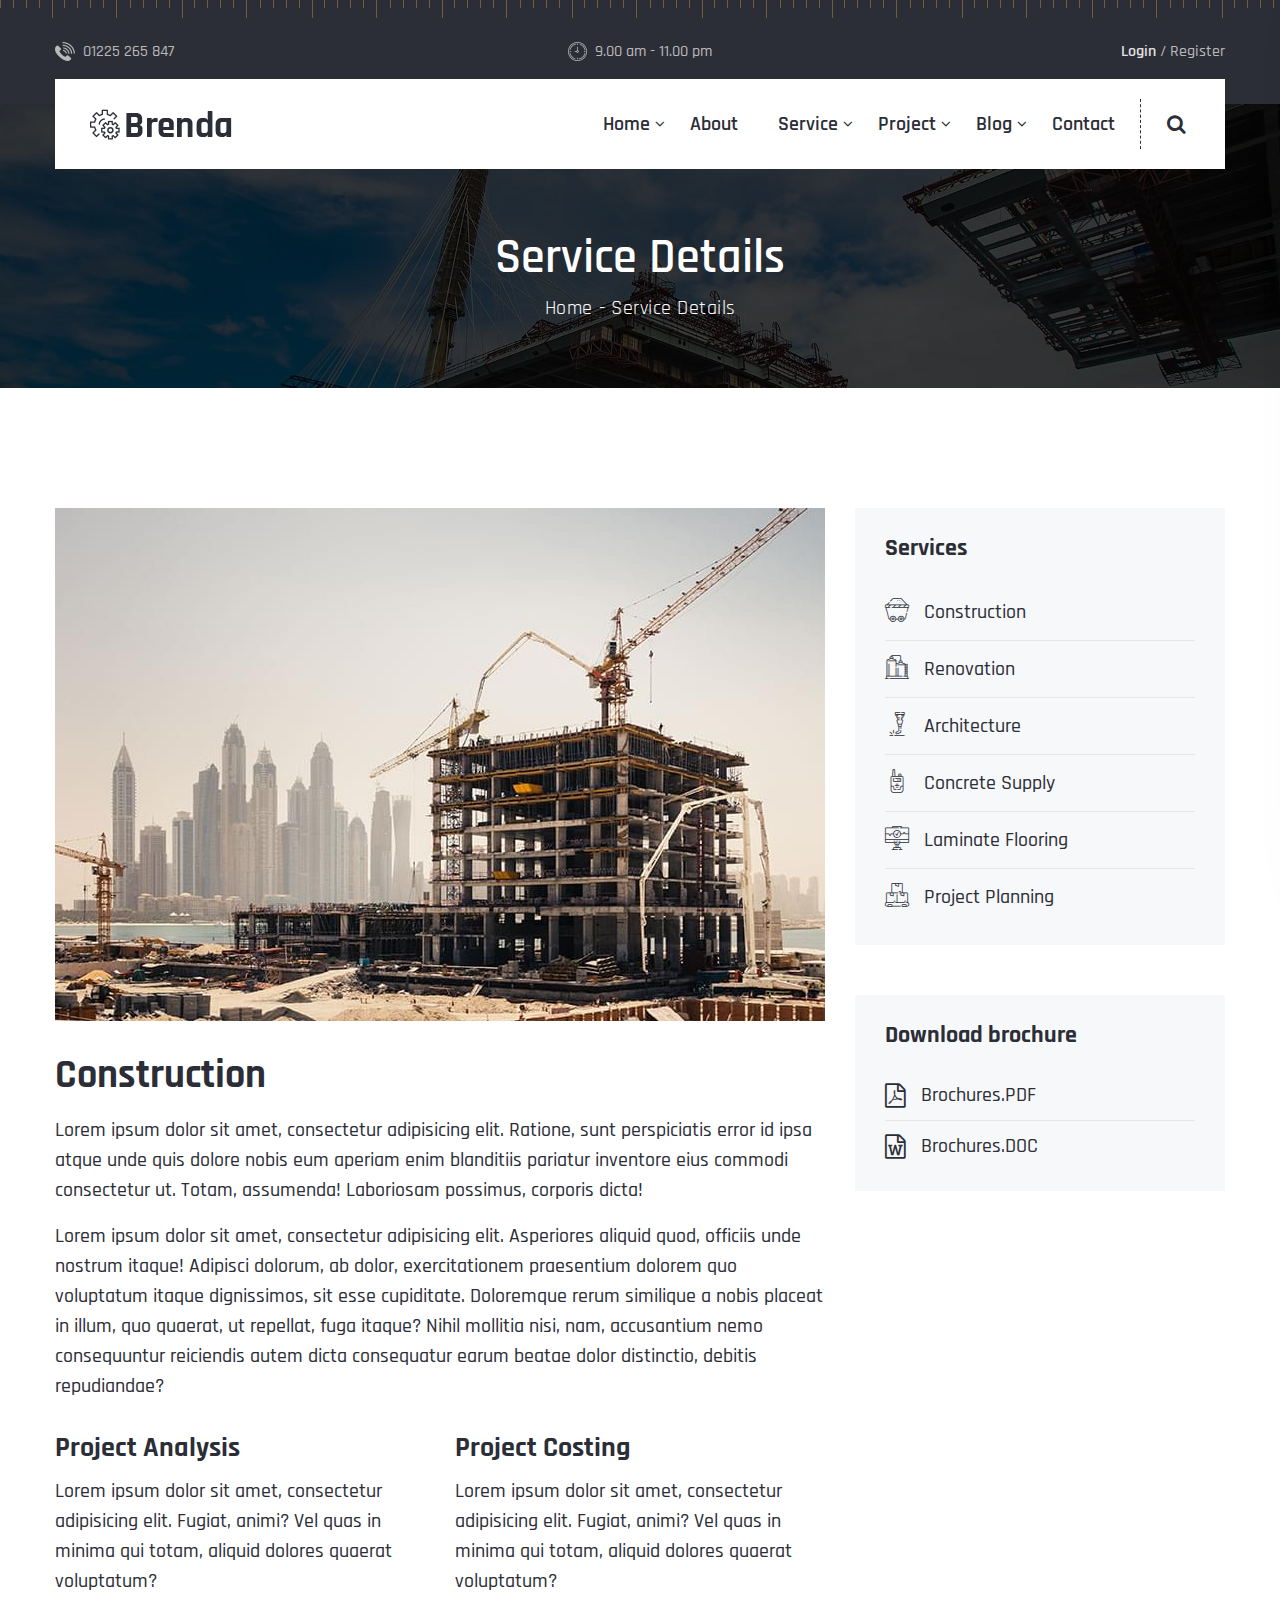
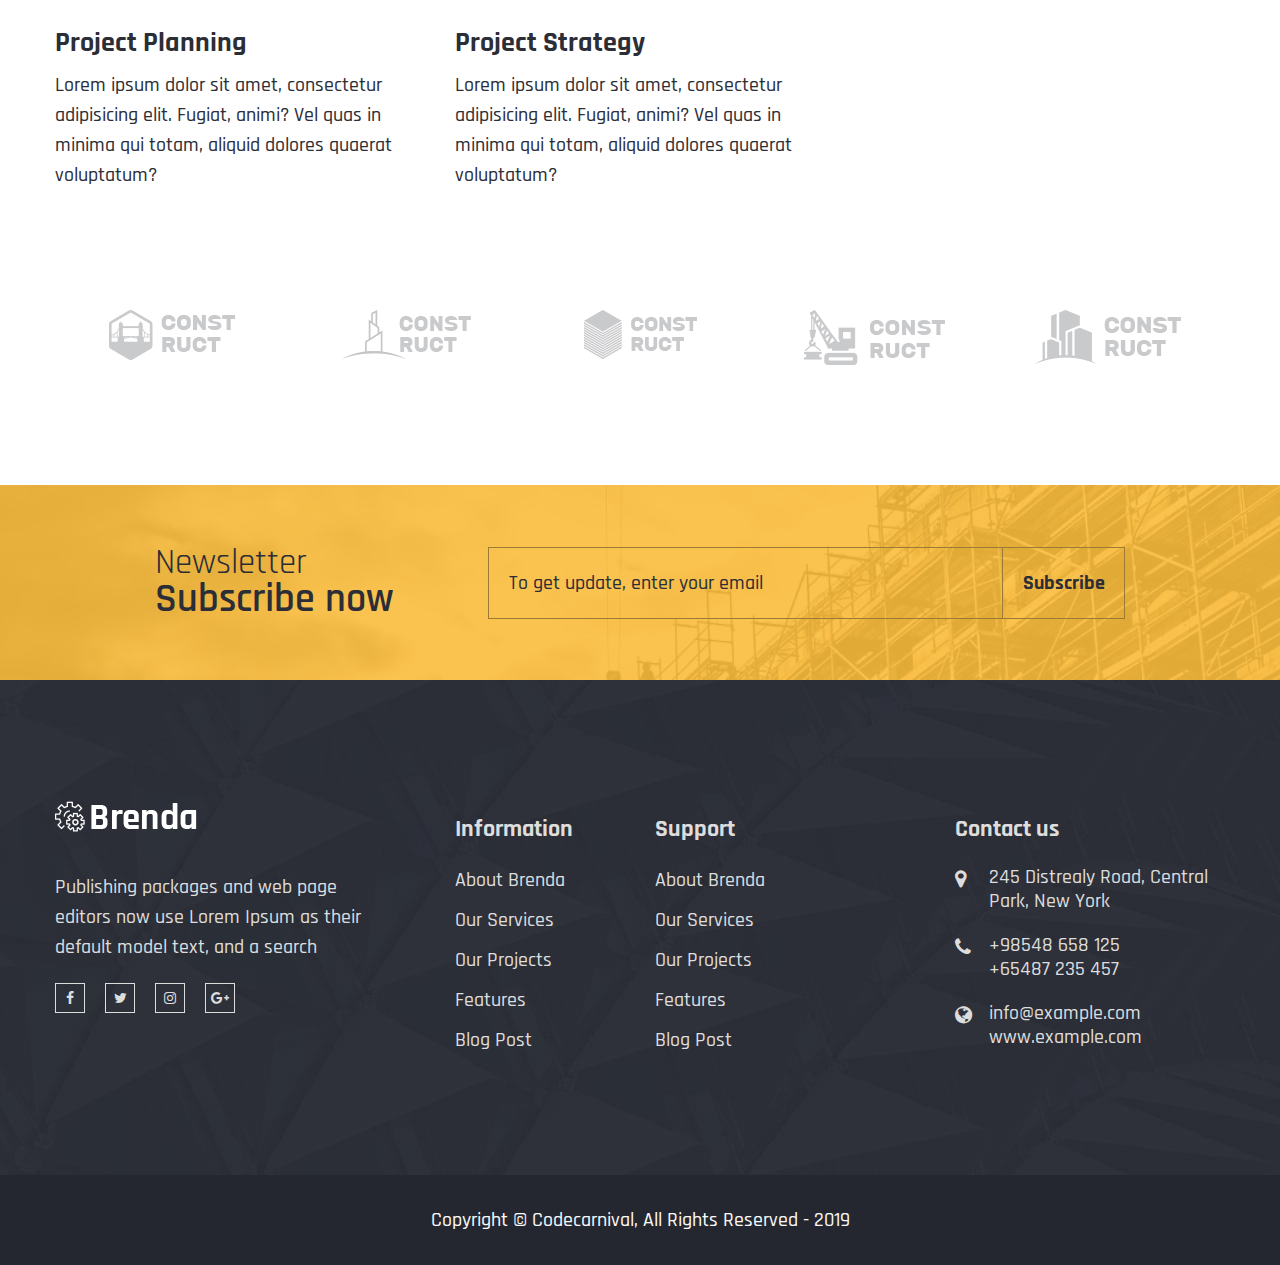
<file: service-details-right-sidebar.html>
<!DOCTYPE html>
<html class="no-js" lang="zxx">
<!-- Mirrored from demo.hasthemes.com/brenda-preview/brenda/service-details-right-sidebar.html by HTTrack Website Copier/3.x [XR&CO'2014], Sun, 15 Mar 2020 20:52:43 GMT -->
<head>
    <meta charset="utf-8">
    <meta http-equiv="X-UA-Compatible" content="IE=edge">
    <title>Brenda - Construction HTML Template</title>
    <meta name="description" content="">
    <meta name="viewport" content="width=device-width, initial-scale=1">
    <!-- Favicon -->
    <link rel="icon" href="assets/img/favicon.png">
    <!-- CSS
		============================================ -->
    <!-- Bootstrap CSS -->
    <link rel="stylesheet" href="assets/css/bootstrap.min.css">
    <!-- FontAwesome CSS -->
    <link rel="stylesheet" href="assets/css/font-awesome.min.css">
    <!-- Flaticon CSS -->
    <link rel="stylesheet" href="assets/css/flaticon.min.css">
    <!-- Slick Slider CSS -->
    <link rel="stylesheet" href="assets/css/plugins/slick.min.css">
    <!-- CSS Animation CSS -->
    <link rel="stylesheet" href="assets/css/plugins/cssanimation.min.css">
    <!-- Justified Gallery CSS -->
    <link rel="stylesheet" href="assets/css/plugins/justifiedGallery.min.css">
    <!-- Light Gallery CSS -->
    <link rel="stylesheet" href="assets/css/plugins/light-gallery.min.css">
    <!-- Vendor & Plugins CSS (Please remove the comment from below vendor.min.css & plugins.min.css for better website load performance and remove css files from avobe) -->
    <!--
		<link rel="stylesheet" href="assets/css/vendor.min.css">
		<link rel="stylesheet" href="assets/css/plugins/plugins.min.css">
		-->
    <!-- Main Style CSS -->
    <link rel="stylesheet" href="assets/css/style.css">
</head>
<body>
    <!--====================  header area ====================-->
    <div class="header-area header-sticky bg-img space__inner--y40 background-repeat--x background-color--dark d-none d-lg-block" data-bg="assets/img/icons/ruler.png">
        <!-- header top -->
        <div class="header-top">
            <div class="container">
                <div class="row">
                    <div class="col-lg-4">
                        <div class="header-top-info">
                            <span class="header-top-info__image pr-1"><img src="assets/img/icons/phone.png" alt=""></span>
                            <span class="header-top-info__text">01225 265 847</span>
                        </div>
                    </div>
                    <div class="col-lg-4">
                        <div class="header-top-info text-center">
                            <span class="header-top-info__image pr-1"><img src="assets/img/icons/clock.png" alt=""></span>
                            <span class="header-top-info__text">9.00 am - 11.00 pm</span>
                        </div>
                    </div>
                    <div class="col-lg-4">
                        <div class="header-top-info text-right">
                            <a class="header-top-info__link" href="login-register.html"><span>Login</span></a> / <a class="header-top-info__link" href="login-register.html">Register</a>
                        </div>
                    </div>
                </div>
            </div>
        </div>
        <!-- menu bar -->
        <div class="menu-bar position-relative">
            <div class="container">
                <div class="row">
                    <div class="col-lg-12">
                        <div class="menu-bar-wrapper background-color--default space__inner--x35">
                            <div class="menu-bar-wrapper-inner">
                                <div class="row align-items-center">
                                    <div class="col-lg-2">
                                        <div class="brand-logo">
                                            <a href="index.html">
                                                <img src="assets/img/logo.png" class="img-fluid" alt="">
                                            </a>
                                        </div>
                                    </div>
                                    <div class="col-lg-10">
                                        <div class="navigation-area d-flex justify-content-end align-items-center">
                                            <!-- navigation menu -->
                                            <nav class="main-nav-menu">
                                                <ul class="d-flex justify-content-end">
                                                    <li class="has-sub-menu">
                                                        <a href="index.html">Home</a>
                                                        <ul class="sub-menu">
                                                            <li><a href="index.html">Home One</a></li>
                                                            <li><a href="index-2.html">Home Two</a></li>
                                                        </ul>
                                                    </li>
                                                    <li><a href="about.html">About</a></li>
                                                    <li class="has-sub-menu">
                                                        <a href="service.html">Service</a>
                                                        <ul class="sub-menu">
                                                            <li><a href="service.html">Service Page</a></li>
                                                            <li><a href="service-details.html">Service Details Left Sidebar</a></li>
                                                            <li><a href="service-details-right-sidebar.html">Service Details Right Sidebar</a></li>
                                                            <li class="has-sub-menu">
                                                                <a href="#">Submenu Level One</a>
                                                                <ul class="sub-menu">
                                                                    <li><a href="#">Submenu Level Two</a></li>
                                                                    <li><a href="#">Submenu Level Two</a></li>
                                                                </ul>
                                                            </li>
                                                        </ul>
                                                    </li>
                                                    <li class="has-sub-menu">
                                                        <a href="project.html">Project</a>
                                                        <ul class="sub-menu">
                                                            <li><a href="project.html">Project Page</a></li>
                                                            <li><a href="project-details.html">Project Details</a></li>
                                                        </ul>
                                                    </li>
                                                    <li class="has-sub-menu">
                                                        <a href="blog-left-sidebar.html">Blog</a>
                                                        <ul class="sub-menu">
                                                            <li><a href="blog-left-sidebar.html">Blog Left Sidebar</a></li>
                                                            <li><a href="blog-right-sidebar.html">Blog Right Sidebar</a></li>
                                                            <li><a href="blog-details-left-sidebar.html">Blog Details Left Sidebar</a></li>
                                                            <li><a href="blog-details-right-sidebar.html">Blog Details Right Sidebar</a></li>
                                                            <li class="has-sub-menu">
                                                                <a href="#">Submenu Level One</a>
                                                                <ul class="sub-menu">
                                                                    <li class="has-sub-menu">
                                                                        <a href="#">Submenu Level Two</a>
                                                                        <ul class="sub-menu">
                                                                            <li><a href="#">Submenu Level Three</a></li>
                                                                            <li><a href="#">Submenu Level Three</a></li>
                                                                        </ul>
                                                                    </li>
                                                                    <li><a href="#">Submenu Level Two</a></li>
                                                                </ul>
                                                            </li>
                                                        </ul>
                                                    </li>
                                                    <li><a href="contact.html">Contact</a></li>
                                                </ul>
                                            </nav>
                                            <!-- search icon nav menu -->
                                            <div class="nav-search-icon">
                                                <button class="header-search-toggle"><i class="fa fa-search"></i></button>
                                                <div class="header-search-form">
                                                    <form action="#">
                                                        <input type="text" placeholder="Type and hit enter">
                                                        <button><i class="fa fa-search"></i></button>
                                                    </form>
                                                </div>
                                            </div>
                                        </div>
                                    </div>
                                </div>
                            </div>
                        </div>
                    </div>
                </div>
            </div>
        </div>
    </div>
    <!--====================  End of header area  ====================-->
    <!--====================  mobile header ====================-->
    <div class="mobile-header header-sticky bg-img space__inner--y30 background-repeat--x background-color--dark d-block d-lg-none" data-bg="assets/img/icons/ruler.png">
        <div class="container">
            <div class="row align-items-center">
                <div class="col-6">
                    <div class="brand-logo">
                        <a href="index.html">
                            <img src="assets/img/logo-white.png" class="img-fluid" alt="">
                        </a>
                    </div>
                </div>
                <div class="col-6">
                    <div class="mobile-menu-trigger-wrapper text-right" id="mobile-menu-trigger">
                        <span class="mobile-menu-trigger"></span>
                    </div>
                </div>
            </div>
        </div>
    </div>
    <!--====================  End of mobile header  ====================-->
    <!--====================  offcanvas mobile menu ====================-->
    <div class="offcanvas-mobile-menu" id="mobile-menu-overlay">
        <a href="javascript:void(0)" class="offcanvas-menu-close" id="mobile-menu-close-trigger">
            <span class="menu-close"></span>
        </a>
        <div class="offcanvas-wrapper">
            <div class="offcanvas-inner-content">
                <div class="offcanvas-mobile-search-area">
                    <form action="#">
                        <input type="search" placeholder="Search ...">
                        <button type="submit"><i class="fa fa-search"></i></button>
                    </form>
                </div>
                <nav class="offcanvas-navigation">
                    <ul>
                        <li class="menu-item-has-children">
                            <a href="#">Home</a>
                            <ul class="sub-menu-mobile">
                                <li><a href="index.html">Homepage One</a></li>
                                <li><a href="index-2.html">Homepage Two</a></li>
                            </ul>
                        </li>
                        <li><a href="about.html">About</a></li>
                        <li class="menu-item-has-children">
                            <a href="service.html">Service</a>
                            <ul class="sub-menu-mobile">
                                <li><a href="service.html">Service Page</a></li>
                                <li><a href="service-details.html">Service Details Left Sidebar</a></li>
                                <li><a href="service-details-right-sidebar.html">Service Details Right Sidebar</a></li>
                                <li class="menu-item-has-children">
                                    <a href="#">Submenu Level One</a>
                                    <ul class="sub-menu-mobile">
                                        <li><a href="#">Submenu Level Two</a></li>
                                        <li><a href="#">Submenu Level Two</a></li>
                                    </ul>
                                </li>
                            </ul>
                        </li>
                        <li class="menu-item-has-children">
                            <a href="javascript:void(0)">Project</a>
                            <ul class="sub-menu-mobile">
                                <li><a href="project.html">Project Page</a></li>
                                <li><a href="project-details.html">Project Details</a></li>
                            </ul>
                        </li>
                        <li class="menu-item-has-children">
                            <a href="javascript:void(0)">Blog</a>
                            <ul class="sub-menu-mobile">
                                <li><a href="blog-left-sidebar.html">Blog Left Sidebar</a></li>
                                <li><a href="blog-right-sidebar.html">Blog Right Sidebar</a></li>
                                <li><a href="blog-details-left-sidebar.html">Blog Details Left Sidebar</a></li>
                                <li><a href="blog-details-right-sidebar.html">Blog Details Right Sidebar</a></li>
                                <li class="menu-item-has-children">
                                    <a href="#">Submenu Level One</a>
                                    <ul class="sub-menu-mobile">
                                        <li class="menu-item-has-children">
                                            <a href="#">Submenu Level Two</a>
                                            <ul class="sub-menu-mobile">
                                                <li><a href="#">Submenu Level Three</a></li>
                                                <li><a href="#">Submenu Level Three</a></li>
                                            </ul>
                                        </li>
                                        <li><a href="#">Submenu Level Two</a></li>
                                    </ul>
                                </li>
                            </ul>
                        </li>
                        <li><a href="contact.html">Contact</a></li>
                    </ul>
                </nav>
                <div class="offcanvas-widget-area">
                    <div class="off-canvas-contact-widget">
                        <div class="header-contact-info">
                            <ul class="header-contact-info__list">
                                <li><i class="fa fa-phone"></i> 01225 265 847</li>
                                <li><i class="fa fa-clock-o"></i> 9.00 am - 11.00 pm</li>
                                <li><i class="fa fa-user"></i> <a href="login-register.html">Login / Register</a></li>
                            </ul>
                        </div>
                    </div>
                    <!--Off Canvas Widget Social Start-->
                    <div class="off-canvas-widget-social">
                        <a href="#" title="Facebook"><i class="fa fa-facebook"></i></a>
                        <a href="#" title="Twitter"><i class="fa fa-twitter"></i></a>
                        <a href="#" title="LinkedIn"><i class="fa fa-linkedin"></i></a>
                        <a href="#" title="Youtube"><i class="fa fa-youtube-play"></i></a>
                        <a href="#" title="Vimeo"><i class="fa fa-vimeo-square"></i></a>
                    </div>
                    <!--Off Canvas Widget Social End-->
                </div>
            </div>
        </div>
    </div>
    <!--====================  End of offcanvas mobile menu  ====================-->
    <!--====================  breadcrumb area ====================-->
    <div class="page-breadcrumb bg-img space__bottom--r120" data-bg="assets/img/backgrounds/bc-bg.jpg">
        <div class="container">
            <div class="row">
                <div class="col">
                    <div class="page-breadcrumb-content text-center">
                        <h1>Service Details</h1>
                        <ul class="page-breadcrumb-links">
                            <li><a href="index.html">Home</a></li>
                            <li>Service Details</li>
                        </ul>
                    </div>
                </div>
            </div>
        </div>
    </div>
    <!--====================  End of breadcrumb area  ====================-->
    <!--====================  service details ====================-->
    <div class="service-section space__bottom--r120">
        <div class="container">
            <div class="row">
                <div class="col-lg-8 col-12">
                    <div class="service-details">
                        <div class="service-gallery">
                            <div class="service-gallery__wrapper">
                                <div class="service-gallery__single-slide">
                                    <div class="item">
                                        <img src="assets/img/service/service-details-1.jpg" class="img-fluid" alt="">
                                    </div>
                                </div>
                                <div class="service-gallery__single-slide">
                                    <div class="item">
                                        <img src="assets/img/service/service-details-2.jpg" class="img-fluid" alt="">
                                    </div>
                                </div>
                                <div class="service-gallery__single-slide">
                                    <div class="item">
                                        <img src="assets/img/service/service-details-3.jpg" class="img-fluid" alt="">
                                    </div>
                                </div>
                            </div>
                        </div>
                        <div class="content space__top--30">
                            <div class="row">
                                <div class="col-12">
                                    <h3 class="space__bottom--15">Construction</h3>
                                    <p>Lorem ipsum dolor sit amet, consectetur adipisicing elit. Ratione, sunt perspiciatis error id ipsa atque unde quis dolore nobis eum aperiam enim blanditiis pariatur inventore eius commodi consectetur ut. Totam, assumenda! Laboriosam possimus, corporis dicta!</p>
                                    <p>Lorem ipsum dolor sit amet, consectetur adipisicing elit. Asperiores aliquid quod, officiis unde nostrum itaque! Adipisci dolorum, ab dolor, exercitationem praesentium dolorem quo voluptatum itaque dignissimos, sit esse cupiditate. Doloremque rerum similique a nobis placeat in illum, quo quaerat, ut repellat, fuga itaque? Nihil mollitia nisi, nam, accusantium nemo consequuntur reiciendis autem dicta consequatur earum beatae dolor distinctio, debitis repudiandae?</p>
                                </div>
                                <div class="col-lg-6 col-12 space__top--30">
                                    <h4 class="space__bottom--10">Project Analysis</h4>
                                    <p>Lorem ipsum dolor sit amet, consectetur adipisicing elit. Fugiat, animi? Vel quas in minima qui totam, aliquid dolores quaerat voluptatum?</p>
                                </div>
                                <div class="col-lg-6 col-12 space__top--30">
                                    <h4 class="space__bottom--10">Project Costing</h4>
                                    <p>Lorem ipsum dolor sit amet, consectetur adipisicing elit. Fugiat, animi? Vel quas in minima qui totam, aliquid dolores quaerat voluptatum?</p>
                                </div>
                                <div class="col-lg-6 col-12 space__top--30">
                                    <h4 class="space__bottom--10">Project Planning</h4>
                                    <p>Lorem ipsum dolor sit amet, consectetur adipisicing elit. Fugiat, animi? Vel quas in minima qui totam, aliquid dolores quaerat voluptatum?</p>
                                </div>
                                <div class="col-lg-6 col-12 space__top--30">
                                    <h4 class="space__bottom--10">Project Strategy</h4>
                                    <p>Lorem ipsum dolor sit amet, consectetur adipisicing elit. Fugiat, animi? Vel quas in minima qui totam, aliquid dolores quaerat voluptatum?</p>
                                </div>
                            </div>
                        </div>
                    </div>
                </div>
                <div class="col-lg-4 col-12 space__top__md--50 space__top__lm--50">
                    <div class="sidebar">
                        <h3 class="sidebar-title">Services</h3>
                        <ul class="sidebar-list">
                            <li><a href="service-details.html"><i class="flaticon-015-cart"></i>Construction</a></li>
                            <li><a href="service-details.html"><i class="flaticon-010-tank-1"></i>Renovation</a></li>
                            <li><a href="service-details.html"><i class="flaticon-002-welding"></i>Architecture</a></li>
                            <li><a href="service-details.html"><i class="flaticon-004-walkie-talkie"></i>Concrete Supply</a></li>
                            <li><a href="service-details.html"><i class="flaticon-042-monitor"></i>Laminate Flooring</a></li>
                            <li><a href="service-details.html"><i class="flaticon-050-boxes"></i>Project Planning</a></li>
                        </ul>
                    </div>
                    <div class="sidebar">
                        <h3 class="sidebar-title">Download brochure</h3>
                        <ul class="sidebar-list">
                            <li><a href="service-details.html"><i class="fa fa-file-pdf-o"></i>Brochures.PDF</a></li>
                            <li><a href="service-details.html"><i class="fa fa-file-word-o"></i>Brochures.DOC</a></li>
                        </ul>
                    </div>
                </div>
            </div>
        </div>
    </div>
    <!--====================  End of service details  ====================-->
    <!--====================  brand logo area ====================-->
    <div class="brand-logo-area space__bottom--r120">
        <div class="container">
            <div class="row">
                <div class="col-lg-12">
                    <!-- brand logo slider -->
                    <div class="brand-logo-wrapper">
                        <div class="single-brand-logo">
                            <a href="#"><img src="assets/img/brand-logo/logo1.png" class="img-fluid" alt=""></a>
                        </div>
                        <div class="single-brand-logo">
                            <a href="#"><img src="assets/img/brand-logo/logo2.png" class="img-fluid" alt=""></a>
                        </div>
                        <div class="single-brand-logo">
                            <a href="#"><img src="assets/img/brand-logo/logo3.png" class="img-fluid" alt=""></a>
                        </div>
                        <div class="single-brand-logo">
                            <a href="#"><img src="assets/img/brand-logo/logo4.png" class="img-fluid" alt=""></a>
                        </div>
                        <div class="single-brand-logo">
                            <a href="#"><img src="assets/img/brand-logo/logo5.png" class="img-fluid" alt=""></a>
                        </div>
                        <div class="single-brand-logo">
                            <a href="#"><img src="assets/img/brand-logo/logo4.png" class="img-fluid" alt=""></a>
                        </div>
                    </div>
                </div>
            </div>
        </div>
    </div>
    <!--====================  End of brand logo area  ====================-->
    <!--====================  newsletter area ====================-->
    <div class="newsletter-area newsletter-area-bg bg-img" data-bg="assets/img/backgrounds/newsletter-bg.jpg">
        <div class="newsletter-wrapper background-color--default-overlay space__inner--y60">
            <div class="container">
                <div class="row">
                    <div class="col-lg-12 col-xl-10 mx-auto">
                        <div class="row align-items-center">
                            <div class="col-lg-4 mb-3 mb-lg-0">
                                <!-- newsletter title -->
                                <h3 class="newsletter-title"><span>Newsletter</span> Subscribe now</h3>
                            </div>
                            <div class="col-lg-8">
                                <div class="newsletter-form">
                                    <form id="mc-form" class="mc-form">
                                        <input type="email" placeholder="To get update, enter your email">
                                        <button class="theme-button" type="submit">Subscribe</button>
                                    </form>
                                    <!-- mailchimp-alerts Start -->
                                    <div class="mailchimp-alerts">
                                        <div class="mailchimp-submitting"></div><!-- mailchimp-submitting end -->
                                        <div class="mailchimp-success"></div><!-- mailchimp-success end -->
                                        <div class="mailchimp-error"></div><!-- mailchimp-error end -->
                                    </div>
                                    <!-- mailchimp-alerts end -->
                                </div>
                            </div>
                        </div>
                    </div>
                </div>
            </div>
        </div>
    </div>
    <!--====================  End of newsletter area  ====================-->
    <!--====================  footer area ====================-->
    <div class="footer-area bg-img space__inner--ry120" data-bg="assets/img/backgrounds/footer-bg.jpg">
        <div class="container">
            <div class="row">
                <div class="col-lg-4 col-md-6">
                    <div class="footer-widget">
                        <div class="footer-widget__logo space__bottom--40">
                            <a href="index.html">
                                <img src="assets/img/logo-white.png" class="img-fluid" alt="">
                            </a>
                        </div>
                        <p class="footer-widget__text space__bottom--20">Publishing packages and web page editors now use Lorem Ipsum as their default model text, and a search</p>
                        <ul class="social-icons">
                            <li><a href="http://www.facebook.com/"><i class="fa fa-facebook"></i></a></li>
                            <li><a href="http://www.twitter.com/"><i class="fa fa-twitter"></i></a></li>
                            <li><a href="http://www.instagram.com/"><i class="fa fa-instagram"></i></a></li>
                            <li><a href="http://plus.google.com/"><i class="fa fa-google-plus"></i></a></li>
                        </ul>
                    </div>
                </div>
                <div class="col-lg-2 col-md-6">
                    <div class="footer-widget space__top--15 space__top__md--40 space__top__lm--40">
                        <h5 class="footer-widget__title space__bottom--20">Information</h5>
                        <ul class="footer-widget__menu">
                            <li><a href="#">About Brenda</a></li>
                            <li><a href="#">Our Services</a></li>
                            <li><a href="#">Our Projects</a></li>
                            <li><a href="#">Features</a></li>
                            <li><a href="#">Blog Post</a></li>
                        </ul>
                    </div>
                </div>
                <div class="col-lg-3 col-md-6">
                    <div class="footer-widget space__top--15 space__top__md--40 space__top__lm--40">
                        <h5 class="footer-widget__title space__bottom--20">Support</h5>
                        <ul class="footer-widget__menu">
                            <li><a href="#">About Brenda</a></li>
                            <li><a href="#">Our Services</a></li>
                            <li><a href="#">Our Projects</a></li>
                            <li><a href="#">Features</a></li>
                            <li><a href="#">Blog Post</a></li>
                        </ul>
                    </div>
                </div>
                <div class="col-lg-3 col-md-6">
                    <h5 class="footer-widget__title space__top--15 space__bottom--20 space__top__md--40 space__top__lm--40">Contact us</h5>
                    <div class="footer-contact-wrapper">
                        <div class="single-footer-contact">
                            <div class="single-footer-contact__icon"><i class="fa fa-map-marker"></i></div>
                            <div class="single-footer-contact__text">245 Distrealy Road, Central Park, New York</div>
                        </div>
                        <div class="single-footer-contact">
                            <div class="single-footer-contact__icon"><i class="fa fa-phone"></i></div>
                            <div class="single-footer-contact__text"> <a href="tel:98548658125">+98548 658 125</a> <br> <a href="tel:65487235457">+65487 235 457</a> </div>
                        </div>
                        <div class="single-footer-contact">
                            <div class="single-footer-contact__icon"><i class="fa fa-globe"></i></div>
                            <div class="single-footer-contact__text"><a href="mailto:info@example.com">info@example.com</a> <br> <a href="#">www.example.com</a> </div>
                        </div>
                    </div>
                </div>
            </div>
        </div>
    </div>
    <!-- copyright text -->
    <div class="copyright-area background-color--deep-dark space__inner--y30">
        <div class="container">
            <div class="row">
                <div class="col-lg-12 text-center">
                    <p class="copyright-text">Copyright &copy; <a href="#">Codecarnival</a>, All Rights Reserved - 2019</p>
                </div>
            </div>
        </div>
    </div>
    <!--====================  End of footer area  ====================-->
    <!--====================  scroll top ====================-->
    <button class="scroll-top" id="scroll-top">
        <i class="fa fa-angle-up"></i>
    </button>
    <!--====================  End of scroll top  ====================-->
    <!-- JS
    ============================================ -->
    <!-- Modernizer JS -->
    <script src="assets/js/modernizr-2.8.3.min.js"></script>
    <!-- jQuery JS -->
    <script src="assets/js/jquery-3.4.1.min.js"></script>
    <!-- Bootstrap JS -->
    <script src="assets/js/bootstrap.min.js"></script>
    <!-- Popper JS -->
    <script src="assets/js/popper.min.js"></script>
    <!-- Slick slider JS -->
    <script src="assets/js/plugins/slick.min.js"></script>
    <!-- Counterup JS -->
    <script src="assets/js/plugins/counterup.min.js"></script>
    <!-- Waypoint JS -->
    <script src="assets/js/plugins/waypoint.min.js"></script>
    <!-- Justified Gallery JS -->
    <script src="assets/js/plugins/justifiedGallery.min.js"></script>
    <!-- Image Loaded JS -->
    <script src="assets/js/plugins/imageloaded.min.js"></script>
    <!-- Maosnry JS -->
    <script src="assets/js/plugins/masonry.min.js"></script>
    <!-- Light Gallery JS -->
    <script src="assets/js/plugins/light-gallery.min.js"></script>
    <!-- Mailchimp JS -->
    <script src="assets/js/plugins/mailchimp-ajax-submit.min.js"></script>
    <!-- Plugins JS (Please remove the comment from below plugins.min.js for better website load performance and remove plugin js files from avobe) -->
    <!--
    <script src="assets/js/plugins/plugins.min.js"></script>
    -->
    <!-- Main JS -->
    <script src="assets/js/main.js"></script>
</body>
<!-- Mirrored from demo.hasthemes.com/brenda-preview/brenda/service-details-right-sidebar.html by HTTrack Website Copier/3.x [XR&CO'2014], Sun, 15 Mar 2020 20:52:43 GMT -->
</html>
</file>
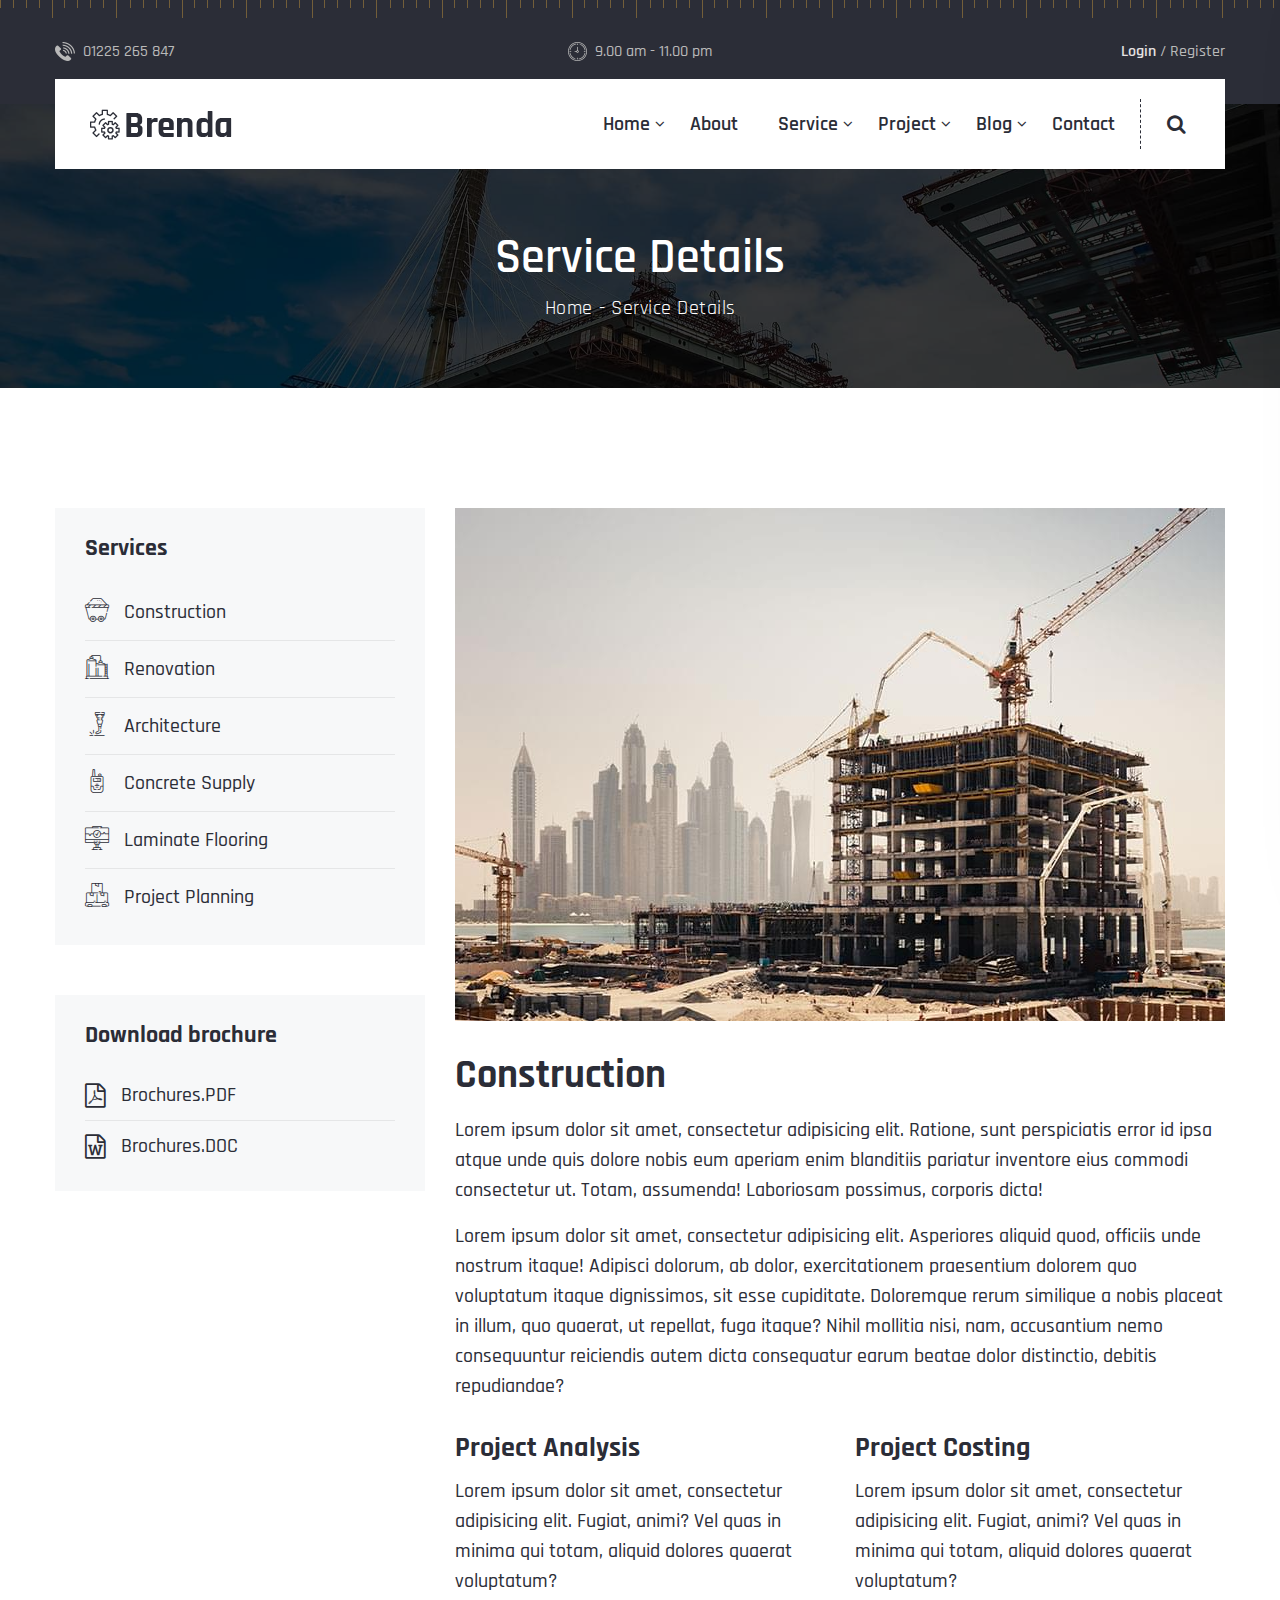
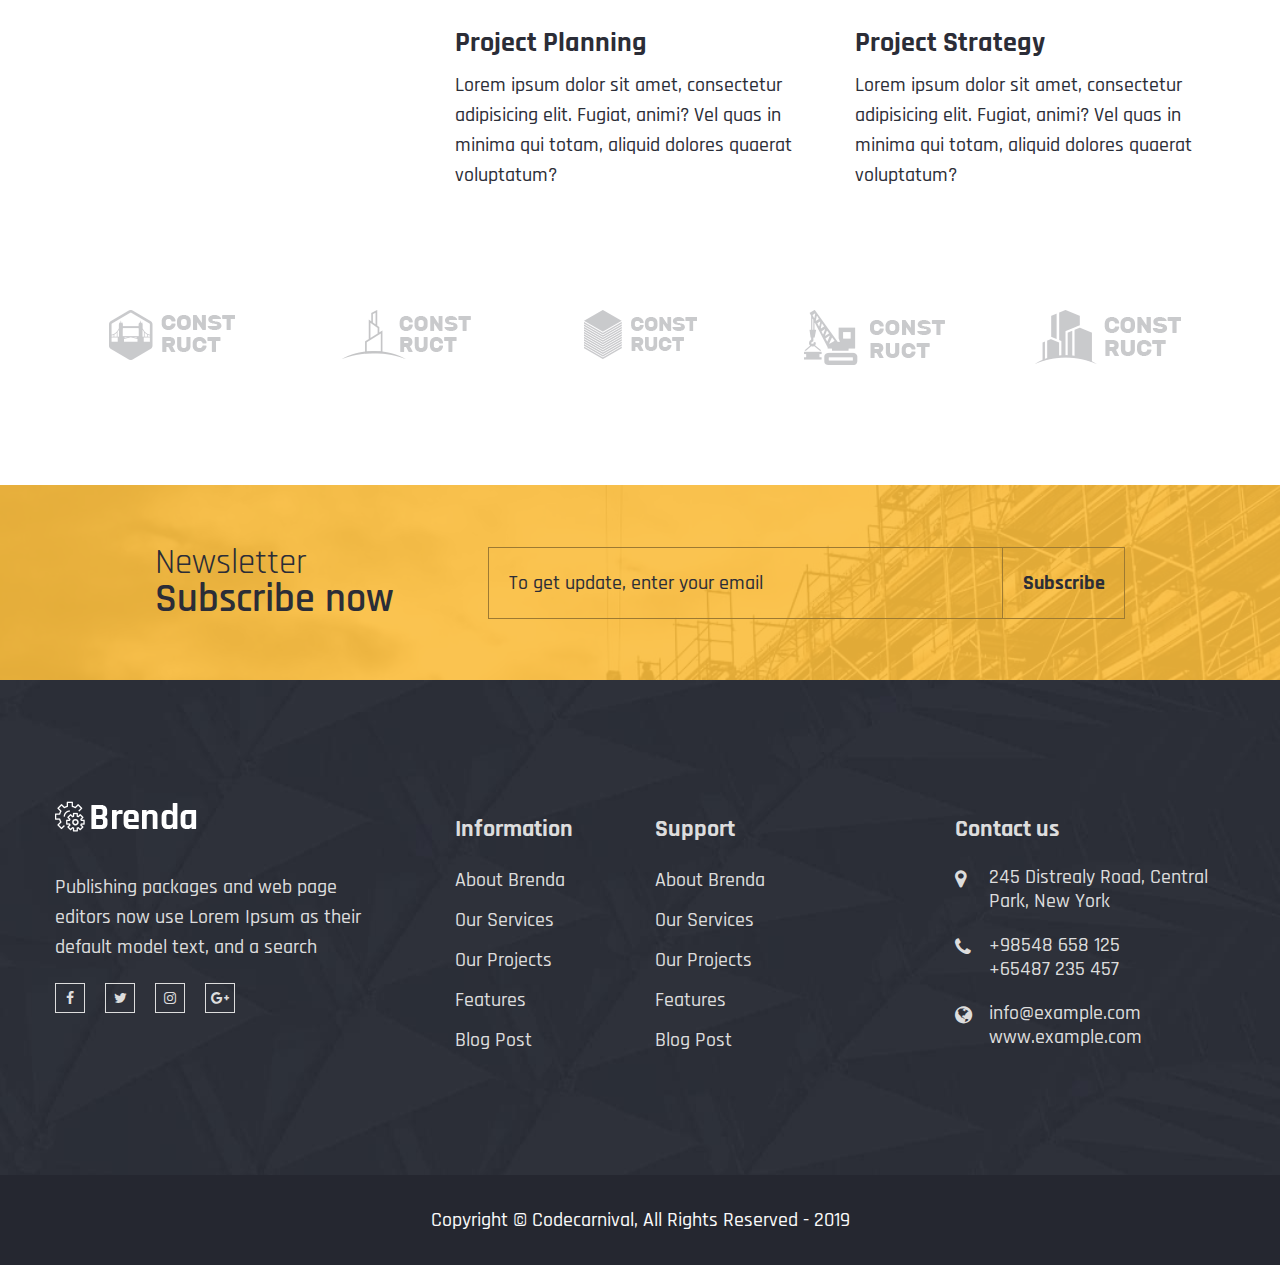
<file: service-details.html>
<!DOCTYPE html>
<html class="no-js" lang="zxx">
<!-- Mirrored from demo.hasthemes.com/brenda-preview/brenda/service-details.html by HTTrack Website Copier/3.x [XR&CO'2014], Sun, 15 Mar 2020 20:52:43 GMT -->
<head>
    <meta charset="utf-8">
    <meta http-equiv="X-UA-Compatible" content="IE=edge">
    <title>Brenda - Construction HTML Template</title>
    <meta name="description" content="">
    <meta name="viewport" content="width=device-width, initial-scale=1">
    <!-- Favicon -->
    <link rel="icon" href="assets/img/favicon.png">
    <!-- CSS
		============================================ -->
    <!-- Bootstrap CSS -->
    <link rel="stylesheet" href="assets/css/bootstrap.min.css">
    <!-- FontAwesome CSS -->
    <link rel="stylesheet" href="assets/css/font-awesome.min.css">
    <!-- Flaticon CSS -->
    <link rel="stylesheet" href="assets/css/flaticon.min.css">
    <!-- Slick Slider CSS -->
    <link rel="stylesheet" href="assets/css/plugins/slick.min.css">
    <!-- CSS Animation CSS -->
    <link rel="stylesheet" href="assets/css/plugins/cssanimation.min.css">
    <!-- Justified Gallery CSS -->
    <link rel="stylesheet" href="assets/css/plugins/justifiedGallery.min.css">
    <!-- Light Gallery CSS -->
    <link rel="stylesheet" href="assets/css/plugins/light-gallery.min.css">
    <!-- Vendor & Plugins CSS (Please remove the comment from below vendor.min.css & plugins.min.css for better website load performance and remove css files from avobe) -->
    <!--
		<link rel="stylesheet" href="assets/css/vendor.min.css">
		<link rel="stylesheet" href="assets/css/plugins/plugins.min.css">
		-->
    <!-- Main Style CSS -->
    <link rel="stylesheet" href="assets/css/style.css">
</head>
<body>
    <!--====================  header area ====================-->
    <div class="header-area header-sticky bg-img space__inner--y40 background-repeat--x background-color--dark d-none d-lg-block" data-bg="assets/img/icons/ruler.png">
        <!-- header top -->
        <div class="header-top">
            <div class="container">
                <div class="row">
                    <div class="col-lg-4">
                        <div class="header-top-info">
                            <span class="header-top-info__image pr-1"><img src="assets/img/icons/phone.png" alt=""></span>
                            <span class="header-top-info__text">01225 265 847</span>
                        </div>
                    </div>
                    <div class="col-lg-4">
                        <div class="header-top-info text-center">
                            <span class="header-top-info__image pr-1"><img src="assets/img/icons/clock.png" alt=""></span>
                            <span class="header-top-info__text">9.00 am - 11.00 pm</span>
                        </div>
                    </div>
                    <div class="col-lg-4">
                        <div class="header-top-info text-right">
                            <a class="header-top-info__link" href="login-register.html"><span>Login</span></a> / <a class="header-top-info__link" href="login-register.html">Register</a>
                        </div>
                    </div>
                </div>
            </div>
        </div>
        <!-- menu bar -->
        <div class="menu-bar position-relative">
            <div class="container">
                <div class="row">
                    <div class="col-lg-12">
                        <div class="menu-bar-wrapper background-color--default space__inner--x35">
                            <div class="menu-bar-wrapper-inner">
                                <div class="row align-items-center">
                                    <div class="col-lg-2">
                                        <div class="brand-logo">
                                            <a href="index.html">
                                                <img src="assets/img/logo.png" class="img-fluid" alt="">
                                            </a>
                                        </div>
                                    </div>
                                    <div class="col-lg-10">
                                        <div class="navigation-area d-flex justify-content-end align-items-center">
                                            <!-- navigation menu -->
                                            <nav class="main-nav-menu">
                                                <ul class="d-flex justify-content-end">
                                                    <li class="has-sub-menu">
                                                        <a href="index.html">Home</a>
                                                        <ul class="sub-menu">
                                                            <li><a href="index.html">Home One</a></li>
                                                            <li><a href="index-2.html">Home Two</a></li>
                                                        </ul>
                                                    </li>
                                                    <li><a href="about.html">About</a></li>
                                                    <li class="has-sub-menu">
                                                        <a href="service.html">Service</a>
                                                        <ul class="sub-menu">
                                                            <li><a href="service.html">Service Page</a></li>
                                                            <li><a href="service-details.html">Service Details Left Sidebar</a></li>
                                                            <li><a href="service-details-right-sidebar.html">Service Details Right Sidebar</a></li>
                                                            <li class="has-sub-menu">
                                                                <a href="#">Submenu Level One</a>
                                                                <ul class="sub-menu">
                                                                    <li><a href="#">Submenu Level Two</a></li>
                                                                    <li><a href="#">Submenu Level Two</a></li>
                                                                </ul>
                                                            </li>
                                                        </ul>
                                                    </li>
                                                    <li class="has-sub-menu">
                                                        <a href="project.html">Project</a>
                                                        <ul class="sub-menu">
                                                            <li><a href="project.html">Project Page</a></li>
                                                            <li><a href="project-details.html">Project Details</a></li>
                                                        </ul>
                                                    </li>
                                                    <li class="has-sub-menu">
                                                        <a href="blog-left-sidebar.html">Blog</a>
                                                        <ul class="sub-menu">
                                                            <li><a href="blog-left-sidebar.html">Blog Left Sidebar</a></li>
                                                            <li><a href="blog-right-sidebar.html">Blog Right Sidebar</a></li>
                                                            <li><a href="blog-details-left-sidebar.html">Blog Details Left Sidebar</a></li>
                                                            <li><a href="blog-details-right-sidebar.html">Blog Details Right Sidebar</a></li>
                                                            <li class="has-sub-menu">
                                                                <a href="#">Submenu Level One</a>
                                                                <ul class="sub-menu">
                                                                    <li class="has-sub-menu">
                                                                        <a href="#">Submenu Level Two</a>
                                                                        <ul class="sub-menu">
                                                                            <li><a href="#">Submenu Level Three</a></li>
                                                                            <li><a href="#">Submenu Level Three</a></li>
                                                                        </ul>
                                                                    </li>
                                                                    <li><a href="#">Submenu Level Two</a></li>
                                                                </ul>
                                                            </li>
                                                        </ul>
                                                    </li>
                                                    <li><a href="contact.html">Contact</a></li>
                                                </ul>
                                            </nav>
                                            <!-- search icon nav menu -->
                                            <div class="nav-search-icon">
                                                <button class="header-search-toggle"><i class="fa fa-search"></i></button>
                                                <div class="header-search-form">
                                                    <form action="#">
                                                        <input type="text" placeholder="Type and hit enter">
                                                        <button><i class="fa fa-search"></i></button>
                                                    </form>
                                                </div>
                                            </div>
                                        </div>
                                    </div>
                                </div>
                            </div>
                        </div>
                    </div>
                </div>
            </div>
        </div>
    </div>
    <!--====================  End of header area  ====================-->
    <!--====================  mobile header ====================-->
    <div class="mobile-header header-sticky bg-img space__inner--y30 background-repeat--x background-color--dark d-block d-lg-none" data-bg="assets/img/icons/ruler.png">
        <div class="container">
            <div class="row align-items-center">
                <div class="col-6">
                    <div class="brand-logo">
                        <a href="index.html">
                            <img src="assets/img/logo-white.png" class="img-fluid" alt="">
                        </a>
                    </div>
                </div>
                <div class="col-6">
                    <div class="mobile-menu-trigger-wrapper text-right" id="mobile-menu-trigger">
                        <span class="mobile-menu-trigger"></span>
                    </div>
                </div>
            </div>
        </div>
    </div>
    <!--====================  End of mobile header  ====================-->
    <!--====================  offcanvas mobile menu ====================-->
    <div class="offcanvas-mobile-menu" id="mobile-menu-overlay">
        <a href="javascript:void(0)" class="offcanvas-menu-close" id="mobile-menu-close-trigger">
            <span class="menu-close"></span>
        </a>
        <div class="offcanvas-wrapper">
            <div class="offcanvas-inner-content">
                <div class="offcanvas-mobile-search-area">
                    <form action="#">
                        <input type="search" placeholder="Search ...">
                        <button type="submit"><i class="fa fa-search"></i></button>
                    </form>
                </div>
                <nav class="offcanvas-navigation">
                    <ul>
                        <li class="menu-item-has-children">
                            <a href="#">Home</a>
                            <ul class="sub-menu-mobile">
                                <li><a href="index.html">Homepage One</a></li>
                                <li><a href="index-2.html">Homepage Two</a></li>
                            </ul>
                        </li>
                        <li><a href="about.html">About</a></li>
                        <li class="menu-item-has-children">
                            <a href="service.html">Service</a>
                            <ul class="sub-menu-mobile">
                                <li><a href="service.html">Service Page</a></li>
                                <li><a href="service-details.html">Service Details Left Sidebar</a></li>
                                <li><a href="service-details-right-sidebar.html">Service Details Right Sidebar</a></li>
                                <li class="menu-item-has-children">
                                    <a href="#">Submenu Level One</a>
                                    <ul class="sub-menu-mobile">
                                        <li><a href="#">Submenu Level Two</a></li>
                                        <li><a href="#">Submenu Level Two</a></li>
                                    </ul>
                                </li>
                            </ul>
                        </li>
                        <li class="menu-item-has-children">
                            <a href="javascript:void(0)">Project</a>
                            <ul class="sub-menu-mobile">
                                <li><a href="project.html">Project Page</a></li>
                                <li><a href="project-details.html">Project Details</a></li>
                            </ul>
                        </li>
                        <li class="menu-item-has-children">
                            <a href="javascript:void(0)">Blog</a>
                            <ul class="sub-menu-mobile">
                                <li><a href="blog-left-sidebar.html">Blog Left Sidebar</a></li>
                                <li><a href="blog-right-sidebar.html">Blog Right Sidebar</a></li>
                                <li><a href="blog-details-left-sidebar.html">Blog Details Left Sidebar</a></li>
                                <li><a href="blog-details-right-sidebar.html">Blog Details Right Sidebar</a></li>
                                <li class="menu-item-has-children">
                                    <a href="#">Submenu Level One</a>
                                    <ul class="sub-menu-mobile">
                                        <li class="menu-item-has-children">
                                            <a href="#">Submenu Level Two</a>
                                            <ul class="sub-menu-mobile">
                                                <li><a href="#">Submenu Level Three</a></li>
                                                <li><a href="#">Submenu Level Three</a></li>
                                            </ul>
                                        </li>
                                        <li><a href="#">Submenu Level Two</a></li>
                                    </ul>
                                </li>
                            </ul>
                        </li>
                        <li><a href="contact.html">Contact</a></li>
                    </ul>
                </nav>
                <div class="offcanvas-widget-area">
                    <div class="off-canvas-contact-widget">
                        <div class="header-contact-info">
                            <ul class="header-contact-info__list">
                                <li><i class="fa fa-phone"></i> 01225 265 847</li>
                                <li><i class="fa fa-clock-o"></i> 9.00 am - 11.00 pm</li>
                                <li><i class="fa fa-user"></i> <a href="login-register.html">Login / Register</a></li>
                            </ul>
                        </div>
                    </div>
                    <!--Off Canvas Widget Social Start-->
                    <div class="off-canvas-widget-social">
                        <a href="#" title="Facebook"><i class="fa fa-facebook"></i></a>
                        <a href="#" title="Twitter"><i class="fa fa-twitter"></i></a>
                        <a href="#" title="LinkedIn"><i class="fa fa-linkedin"></i></a>
                        <a href="#" title="Youtube"><i class="fa fa-youtube-play"></i></a>
                        <a href="#" title="Vimeo"><i class="fa fa-vimeo-square"></i></a>
                    </div>
                    <!--Off Canvas Widget Social End-->
                </div>
            </div>
        </div>
    </div>
    <!--====================  End of offcanvas mobile menu  ====================-->
    <!--====================  breadcrumb area ====================-->
    <div class="page-breadcrumb bg-img space__bottom--r120" data-bg="assets/img/backgrounds/bc-bg.jpg">
        <div class="container">
            <div class="row">
                <div class="col">
                    <div class="page-breadcrumb-content text-center">
                        <h1>Service Details</h1>
                        <ul class="page-breadcrumb-links">
                            <li><a href="index.html">Home</a></li>
                            <li>Service Details</li>
                        </ul>
                    </div>
                </div>
            </div>
        </div>
    </div>
    <!--====================  End of breadcrumb area  ====================-->
    <!--====================  service details ====================-->
    <div class="service-section space__bottom--r120">
        <div class="container">
            <div class="row">
                <div class="col-lg-8 col-12 order-1 order-lg-2">
                    <div class="service-details">
                        <div class="service-gallery">
                            <div class="service-gallery__wrapper">
                                <div class="service-gallery__single-slide">
                                    <div class="item">
                                        <img src="assets/img/service/service-details-1.jpg" class="img-fluid" alt="">
                                    </div>
                                </div>
                                <div class="service-gallery__single-slide">
                                    <div class="item">
                                        <img src="assets/img/service/service-details-2.jpg" class="img-fluid" alt="">
                                    </div>
                                </div>
                                <div class="service-gallery__single-slide">
                                    <div class="item">
                                        <img src="assets/img/service/service-details-3.jpg" class="img-fluid" alt="">
                                    </div>
                                </div>
                            </div>
                        </div>
                        <div class="content space__top--30">
                            <div class="row">
                                <div class="col-12">
                                    <h3 class="space__bottom--15">Construction</h3>
                                    <p>Lorem ipsum dolor sit amet, consectetur adipisicing elit. Ratione, sunt perspiciatis error id ipsa atque unde quis dolore nobis eum aperiam enim blanditiis pariatur inventore eius commodi consectetur ut. Totam, assumenda! Laboriosam possimus, corporis dicta!</p>
                                    <p>Lorem ipsum dolor sit amet, consectetur adipisicing elit. Asperiores aliquid quod, officiis unde nostrum itaque! Adipisci dolorum, ab dolor, exercitationem praesentium dolorem quo voluptatum itaque dignissimos, sit esse cupiditate. Doloremque rerum similique a nobis placeat in illum, quo quaerat, ut repellat, fuga itaque? Nihil mollitia nisi, nam, accusantium nemo consequuntur reiciendis autem dicta consequatur earum beatae dolor distinctio, debitis repudiandae?</p>
                                </div>
                                <div class="col-lg-6 col-12 space__top--30">
                                    <h4 class="space__bottom--10">Project Analysis</h4>
                                    <p>Lorem ipsum dolor sit amet, consectetur adipisicing elit. Fugiat, animi? Vel quas in minima qui totam, aliquid dolores quaerat voluptatum?</p>
                                </div>
                                <div class="col-lg-6 col-12 space__top--30">
                                    <h4 class="space__bottom--10">Project Costing</h4>
                                    <p>Lorem ipsum dolor sit amet, consectetur adipisicing elit. Fugiat, animi? Vel quas in minima qui totam, aliquid dolores quaerat voluptatum?</p>
                                </div>
                                <div class="col-lg-6 col-12 space__top--30">
                                    <h4 class="space__bottom--10">Project Planning</h4>
                                    <p>Lorem ipsum dolor sit amet, consectetur adipisicing elit. Fugiat, animi? Vel quas in minima qui totam, aliquid dolores quaerat voluptatum?</p>
                                </div>
                                <div class="col-lg-6 col-12 space__top--30">
                                    <h4 class="space__bottom--10">Project Strategy</h4>
                                    <p>Lorem ipsum dolor sit amet, consectetur adipisicing elit. Fugiat, animi? Vel quas in minima qui totam, aliquid dolores quaerat voluptatum?</p>
                                </div>
                            </div>
                        </div>
                    </div>
                </div>
                <div class="col-lg-4 col-12 order-2 order-lg-1 space__top__md--50 space__top__lm--50">
                    <div class="sidebar">
                        <h3 class="sidebar-title">Services</h3>
                        <ul class="sidebar-list">
                            <li><a href="service-details.html"><i class="flaticon-015-cart"></i>Construction</a></li>
                            <li><a href="service-details.html"><i class="flaticon-010-tank-1"></i>Renovation</a></li>
                            <li><a href="service-details.html"><i class="flaticon-002-welding"></i>Architecture</a></li>
                            <li><a href="service-details.html"><i class="flaticon-004-walkie-talkie"></i>Concrete Supply</a></li>
                            <li><a href="service-details.html"><i class="flaticon-042-monitor"></i>Laminate Flooring</a></li>
                            <li><a href="service-details.html"><i class="flaticon-050-boxes"></i>Project Planning</a></li>
                        </ul>
                    </div>
                    <div class="sidebar">
                        <h3 class="sidebar-title">Download brochure</h3>
                        <ul class="sidebar-list">
                            <li><a href="service-details.html"><i class="fa fa-file-pdf-o"></i>Brochures.PDF</a></li>
                            <li><a href="service-details.html"><i class="fa fa-file-word-o"></i>Brochures.DOC</a></li>
                        </ul>
                    </div>
                </div>
            </div>
        </div>
    </div>
    <!--====================  End of service details  ====================-->
    <!--====================  brand logo area ====================-->
    <div class="brand-logo-area space__bottom--r120">
        <div class="container">
            <div class="row">
                <div class="col-lg-12">
                    <!-- brand logo slider -->
                    <div class="brand-logo-wrapper">
                        <div class="single-brand-logo">
                            <a href="#"><img src="assets/img/brand-logo/logo1.png" class="img-fluid" alt=""></a>
                        </div>
                        <div class="single-brand-logo">
                            <a href="#"><img src="assets/img/brand-logo/logo2.png" class="img-fluid" alt=""></a>
                        </div>
                        <div class="single-brand-logo">
                            <a href="#"><img src="assets/img/brand-logo/logo3.png" class="img-fluid" alt=""></a>
                        </div>
                        <div class="single-brand-logo">
                            <a href="#"><img src="assets/img/brand-logo/logo4.png" class="img-fluid" alt=""></a>
                        </div>
                        <div class="single-brand-logo">
                            <a href="#"><img src="assets/img/brand-logo/logo5.png" class="img-fluid" alt=""></a>
                        </div>
                        <div class="single-brand-logo">
                            <a href="#"><img src="assets/img/brand-logo/logo4.png" class="img-fluid" alt=""></a>
                        </div>
                    </div>
                </div>
            </div>
        </div>
    </div>
    <!--====================  End of brand logo area  ====================-->
    <!--====================  newsletter area ====================-->
    <div class="newsletter-area newsletter-area-bg bg-img" data-bg="assets/img/backgrounds/newsletter-bg.jpg">
        <div class="newsletter-wrapper background-color--default-overlay space__inner--y60">
            <div class="container">
                <div class="row">
                    <div class="col-lg-12 col-xl-10 mx-auto">
                        <div class="row align-items-center">
                            <div class="col-lg-4 mb-3 mb-lg-0">
                                <!-- newsletter title -->
                                <h3 class="newsletter-title"><span>Newsletter</span> Subscribe now</h3>
                            </div>
                            <div class="col-lg-8">
                                <div class="newsletter-form">
                                    <form id="mc-form" class="mc-form">
                                        <input type="email" placeholder="To get update, enter your email">
                                        <button class="theme-button" type="submit">Subscribe</button>
                                    </form>
                                    <!-- mailchimp-alerts Start -->
                                    <div class="mailchimp-alerts">
                                        <div class="mailchimp-submitting"></div><!-- mailchimp-submitting end -->
                                        <div class="mailchimp-success"></div><!-- mailchimp-success end -->
                                        <div class="mailchimp-error"></div><!-- mailchimp-error end -->
                                    </div>
                                    <!-- mailchimp-alerts end -->
                                </div>
                            </div>
                        </div>
                    </div>
                </div>
            </div>
        </div>
    </div>
    <!--====================  End of newsletter area  ====================-->
    <!--====================  footer area ====================-->
    <div class="footer-area bg-img space__inner--ry120" data-bg="assets/img/backgrounds/footer-bg.jpg">
        <div class="container">
            <div class="row">
                <div class="col-lg-4 col-md-6">
                    <div class="footer-widget">
                        <div class="footer-widget__logo space__bottom--40">
                            <a href="index.html">
                                <img src="assets/img/logo-white.png" class="img-fluid" alt="">
                            </a>
                        </div>
                        <p class="footer-widget__text space__bottom--20">Publishing packages and web page editors now use Lorem Ipsum as their default model text, and a search</p>
                        <ul class="social-icons">
                            <li><a href="http://www.facebook.com/"><i class="fa fa-facebook"></i></a></li>
                            <li><a href="http://www.twitter.com/"><i class="fa fa-twitter"></i></a></li>
                            <li><a href="http://www.instagram.com/"><i class="fa fa-instagram"></i></a></li>
                            <li><a href="http://plus.google.com/"><i class="fa fa-google-plus"></i></a></li>
                        </ul>
                    </div>
                </div>
                <div class="col-lg-2 col-md-6">
                    <div class="footer-widget space__top--15 space__top__md--40 space__top__lm--40">
                        <h5 class="footer-widget__title space__bottom--20">Information</h5>
                        <ul class="footer-widget__menu">
                            <li><a href="#">About Brenda</a></li>
                            <li><a href="#">Our Services</a></li>
                            <li><a href="#">Our Projects</a></li>
                            <li><a href="#">Features</a></li>
                            <li><a href="#">Blog Post</a></li>
                        </ul>
                    </div>
                </div>
                <div class="col-lg-3 col-md-6">
                    <div class="footer-widget space__top--15 space__top__md--40 space__top__lm--40">
                        <h5 class="footer-widget__title space__bottom--20">Support</h5>
                        <ul class="footer-widget__menu">
                            <li><a href="#">About Brenda</a></li>
                            <li><a href="#">Our Services</a></li>
                            <li><a href="#">Our Projects</a></li>
                            <li><a href="#">Features</a></li>
                            <li><a href="#">Blog Post</a></li>
                        </ul>
                    </div>
                </div>
                <div class="col-lg-3 col-md-6">
                    <h5 class="footer-widget__title space__top--15 space__bottom--20 space__top__md--40 space__top__lm--40">Contact us</h5>
                    <div class="footer-contact-wrapper">
                        <div class="single-footer-contact">
                            <div class="single-footer-contact__icon"><i class="fa fa-map-marker"></i></div>
                            <div class="single-footer-contact__text">245 Distrealy Road, Central Park, New York</div>
                        </div>
                        <div class="single-footer-contact">
                            <div class="single-footer-contact__icon"><i class="fa fa-phone"></i></div>
                            <div class="single-footer-contact__text"> <a href="tel:98548658125">+98548 658 125</a> <br> <a href="tel:65487235457">+65487 235 457</a> </div>
                        </div>
                        <div class="single-footer-contact">
                            <div class="single-footer-contact__icon"><i class="fa fa-globe"></i></div>
                            <div class="single-footer-contact__text"><a href="mailto:info@example.com">info@example.com</a> <br> <a href="#">www.example.com</a> </div>
                        </div>
                    </div>
                </div>
            </div>
        </div>
    </div>
    <!-- copyright text -->
    <div class="copyright-area background-color--deep-dark space__inner--y30">
        <div class="container">
            <div class="row">
                <div class="col-lg-12 text-center">
                    <p class="copyright-text">Copyright &copy; <a href="#">Codecarnival</a>, All Rights Reserved - 2019</p>
                </div>
            </div>
        </div>
    </div>
    <!--====================  End of footer area  ====================-->
    <!--====================  scroll top ====================-->
    <button class="scroll-top" id="scroll-top">
        <i class="fa fa-angle-up"></i>
    </button>
    <!--====================  End of scroll top  ====================-->
    <!-- JS
    ============================================ -->
    <!-- Modernizer JS -->
    <script src="assets/js/modernizr-2.8.3.min.js"></script>
    <!-- jQuery JS -->
    <script src="assets/js/jquery-3.4.1.min.js"></script>
    <!-- Bootstrap JS -->
    <script src="assets/js/bootstrap.min.js"></script>
    <!-- Popper JS -->
    <script src="assets/js/popper.min.js"></script>
    <!-- Slick slider JS -->
    <script src="assets/js/plugins/slick.min.js"></script>
    <!-- Counterup JS -->
    <script src="assets/js/plugins/counterup.min.js"></script>
    <!-- Waypoint JS -->
    <script src="assets/js/plugins/waypoint.min.js"></script>
    <!-- Justified Gallery JS -->
    <script src="assets/js/plugins/justifiedGallery.min.js"></script>
    <!-- Image Loaded JS -->
    <script src="assets/js/plugins/imageloaded.min.js"></script>
    <!-- Maosnry JS -->
    <script src="assets/js/plugins/masonry.min.js"></script>
    <!-- Light Gallery JS -->
    <script src="assets/js/plugins/light-gallery.min.js"></script>
    <!-- Mailchimp JS -->
    <script src="assets/js/plugins/mailchimp-ajax-submit.min.js"></script>
    <!-- Plugins JS (Please remove the comment from below plugins.min.js for better website load performance and remove plugin js files from avobe) -->
    <!--
    <script src="assets/js/plugins/plugins.min.js"></script>
    -->
    <!-- Main JS -->
    <script src="assets/js/main.js"></script>
</body>
<!-- Mirrored from demo.hasthemes.com/brenda-preview/brenda/service-details.html by HTTrack Website Copier/3.x [XR&CO'2014], Sun, 15 Mar 2020 20:52:43 GMT -->
</html>
</file>
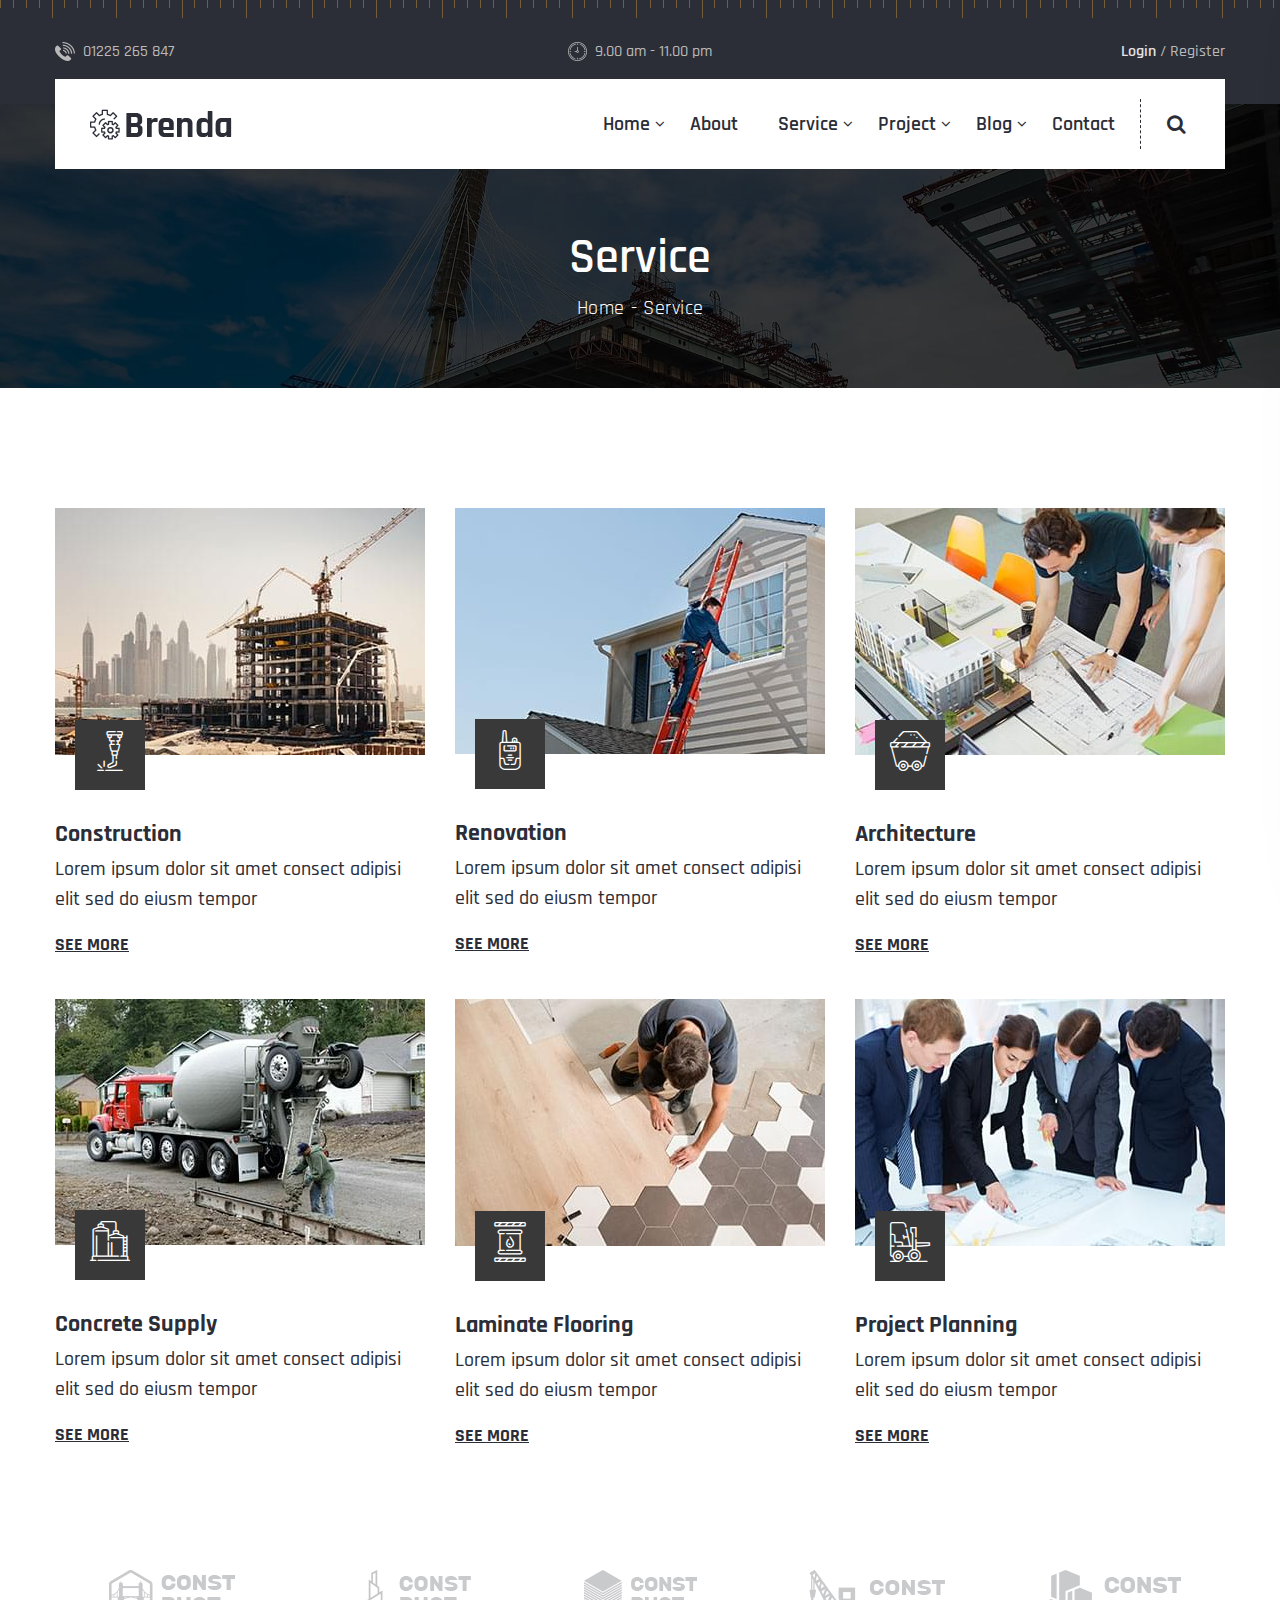
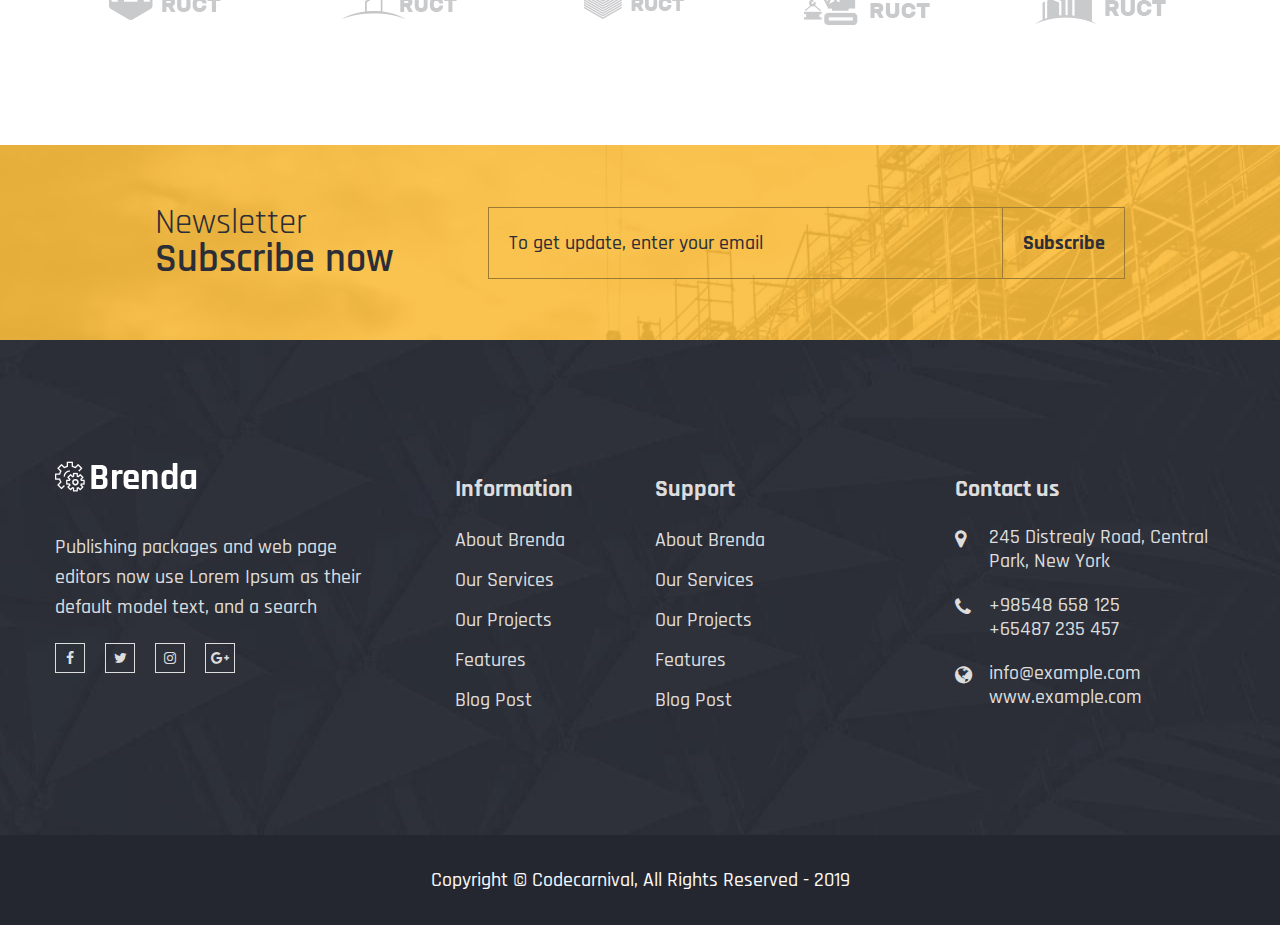
<file: service.html>
<!DOCTYPE html>
<html class="no-js" lang="zxx">
<!-- Mirrored from demo.hasthemes.com/brenda-preview/brenda/service.html by HTTrack Website Copier/3.x [XR&CO'2014], Sun, 15 Mar 2020 20:52:41 GMT -->
<head>
    <meta charset="utf-8">
    <meta http-equiv="X-UA-Compatible" content="IE=edge">
    <title>Brenda - Construction HTML Template</title>
    <meta name="description" content="">
    <meta name="viewport" content="width=device-width, initial-scale=1">
    <!-- Favicon -->
    <link rel="icon" href="assets/img/favicon.png">
    <!-- CSS
		============================================ -->
    <!-- Bootstrap CSS -->
    <link rel="stylesheet" href="assets/css/bootstrap.min.css">
    <!-- FontAwesome CSS -->
    <link rel="stylesheet" href="assets/css/font-awesome.min.css">
    <!-- Flaticon CSS -->
    <link rel="stylesheet" href="assets/css/flaticon.min.css">
    <!-- Slick Slider CSS -->
    <link rel="stylesheet" href="assets/css/plugins/slick.min.css">
    <!-- CSS Animation CSS -->
    <link rel="stylesheet" href="assets/css/plugins/cssanimation.min.css">
    <!-- Justified Gallery CSS -->
    <link rel="stylesheet" href="assets/css/plugins/justifiedGallery.min.css">
    <!-- Light Gallery CSS -->
    <link rel="stylesheet" href="assets/css/plugins/light-gallery.min.css">
    <!-- Vendor & Plugins CSS (Please remove the comment from below vendor.min.css & plugins.min.css for better website load performance and remove css files from avobe) -->
    <!--
		<link rel="stylesheet" href="assets/css/vendor.min.css">
		<link rel="stylesheet" href="assets/css/plugins/plugins.min.css">
		-->
    <!-- Main Style CSS -->
    <link rel="stylesheet" href="assets/css/style.css">
</head>
<body>
    <!--====================  header area ====================-->
    <div class="header-area header-sticky bg-img space__inner--y40 background-repeat--x background-color--dark d-none d-lg-block" data-bg="assets/img/icons/ruler.png">
        <!-- header top -->
        <div class="header-top">
            <div class="container">
                <div class="row">
                    <div class="col-lg-4">
                        <div class="header-top-info">
                            <span class="header-top-info__image pr-1"><img src="assets/img/icons/phone.png" alt=""></span>
                            <span class="header-top-info__text">01225 265 847</span>
                        </div>
                    </div>
                    <div class="col-lg-4">
                        <div class="header-top-info text-center">
                            <span class="header-top-info__image pr-1"><img src="assets/img/icons/clock.png" alt=""></span>
                            <span class="header-top-info__text">9.00 am - 11.00 pm</span>
                        </div>
                    </div>
                    <div class="col-lg-4">
                        <div class="header-top-info text-right">
                            <a class="header-top-info__link" href="login-register.html"><span>Login</span></a> / <a class="header-top-info__link" href="login-register.html">Register</a>
                        </div>
                    </div>
                </div>
            </div>
        </div>
        <!-- menu bar -->
        <div class="menu-bar position-relative">
            <div class="container">
                <div class="row">
                    <div class="col-lg-12">
                        <div class="menu-bar-wrapper background-color--default space__inner--x35">
                            <div class="menu-bar-wrapper-inner">
                                <div class="row align-items-center">
                                    <div class="col-lg-2">
                                        <div class="brand-logo">
                                            <a href="index.html">
                                                <img src="assets/img/logo.png" class="img-fluid" alt="">
                                            </a>
                                        </div>
                                    </div>
                                    <div class="col-lg-10">
                                        <div class="navigation-area d-flex justify-content-end align-items-center">
                                            <!-- navigation menu -->
                                            <nav class="main-nav-menu">
                                                <ul class="d-flex justify-content-end">
                                                    <li class="has-sub-menu">
                                                        <a href="index.html">Home</a>
                                                        <ul class="sub-menu">
                                                            <li><a href="index.html">Home One</a></li>
                                                            <li><a href="index-2.html">Home Two</a></li>
                                                        </ul>
                                                    </li>
                                                    <li><a href="about.html">About</a></li>
                                                    <li class="has-sub-menu">
                                                        <a href="service.html">Service</a>
                                                        <ul class="sub-menu">
                                                            <li><a href="service.html">Service Page</a></li>
                                                            <li><a href="service-details.html">Service Details Left Sidebar</a></li>
                                                            <li><a href="service-details-right-sidebar.html">Service Details Right Sidebar</a></li>
                                                            <li class="has-sub-menu">
                                                                <a href="#">Submenu Level One</a>
                                                                <ul class="sub-menu">
                                                                    <li><a href="#">Submenu Level Two</a></li>
                                                                    <li><a href="#">Submenu Level Two</a></li>
                                                                </ul>
                                                            </li>
                                                        </ul>
                                                    </li>
                                                    <li class="has-sub-menu">
                                                        <a href="project.html">Project</a>
                                                        <ul class="sub-menu">
                                                            <li><a href="project.html">Project Page</a></li>
                                                            <li><a href="project-details.html">Project Details</a></li>
                                                        </ul>
                                                    </li>
                                                    <li class="has-sub-menu">
                                                        <a href="blog-left-sidebar.html">Blog</a>
                                                        <ul class="sub-menu">
                                                            <li><a href="blog-left-sidebar.html">Blog Left Sidebar</a></li>
                                                            <li><a href="blog-right-sidebar.html">Blog Right Sidebar</a></li>
                                                            <li><a href="blog-details-left-sidebar.html">Blog Details Left Sidebar</a></li>
                                                            <li><a href="blog-details-right-sidebar.html">Blog Details Right Sidebar</a></li>
                                                            <li class="has-sub-menu">
                                                                <a href="#">Submenu Level One</a>
                                                                <ul class="sub-menu">
                                                                    <li class="has-sub-menu">
                                                                        <a href="#">Submenu Level Two</a>
                                                                        <ul class="sub-menu">
                                                                            <li><a href="#">Submenu Level Three</a></li>
                                                                            <li><a href="#">Submenu Level Three</a></li>
                                                                        </ul>
                                                                    </li>
                                                                    <li><a href="#">Submenu Level Two</a></li>
                                                                </ul>
                                                            </li>
                                                        </ul>
                                                    </li>
                                                    <li><a href="contact.html">Contact</a></li>
                                                </ul>
                                            </nav>
                                            <!-- search icon nav menu -->
                                            <div class="nav-search-icon">
                                                <button class="header-search-toggle"><i class="fa fa-search"></i></button>
                                                <div class="header-search-form">
                                                    <form action="#">
                                                        <input type="text" placeholder="Type and hit enter">
                                                        <button><i class="fa fa-search"></i></button>
                                                    </form>
                                                </div>
                                            </div>
                                        </div>
                                    </div>
                                </div>
                            </div>
                        </div>
                    </div>
                </div>
            </div>
        </div>
    </div>
    <!--====================  End of header area  ====================-->
    <!--====================  mobile header ====================-->
    <div class="mobile-header header-sticky bg-img space__inner--y30 background-repeat--x background-color--dark d-block d-lg-none" data-bg="assets/img/icons/ruler.png">
        <div class="container">
            <div class="row align-items-center">
                <div class="col-6">
                    <div class="brand-logo">
                        <a href="index.html">
                            <img src="assets/img/logo-white.png" class="img-fluid" alt="">
                        </a>
                    </div>
                </div>
                <div class="col-6">
                    <div class="mobile-menu-trigger-wrapper text-right" id="mobile-menu-trigger">
                        <span class="mobile-menu-trigger"></span>
                    </div>
                </div>
            </div>
        </div>
    </div>
    <!--====================  End of mobile header  ====================-->
    <!--====================  offcanvas mobile menu ====================-->
    <div class="offcanvas-mobile-menu" id="mobile-menu-overlay">
        <a href="javascript:void(0)" class="offcanvas-menu-close" id="mobile-menu-close-trigger">
            <span class="menu-close"></span>
        </a>
        <div class="offcanvas-wrapper">
            <div class="offcanvas-inner-content">
                <div class="offcanvas-mobile-search-area">
                    <form action="#">
                        <input type="search" placeholder="Search ...">
                        <button type="submit"><i class="fa fa-search"></i></button>
                    </form>
                </div>
                <nav class="offcanvas-navigation">
                    <ul>
                        <li class="menu-item-has-children">
                            <a href="#">Home</a>
                            <ul class="sub-menu-mobile">
                                <li><a href="index.html">Homepage One</a></li>
                                <li><a href="index-2.html">Homepage Two</a></li>
                            </ul>
                        </li>
                        <li><a href="about.html">About</a></li>
                        <li class="menu-item-has-children">
                            <a href="service.html">Service</a>
                            <ul class="sub-menu-mobile">
                                <li><a href="service.html">Service Page</a></li>
                                <li><a href="service-details.html">Service Details Left Sidebar</a></li>
                                <li><a href="service-details-right-sidebar.html">Service Details Right Sidebar</a></li>
                                <li class="menu-item-has-children">
                                    <a href="#">Submenu Level One</a>
                                    <ul class="sub-menu-mobile">
                                        <li><a href="#">Submenu Level Two</a></li>
                                        <li><a href="#">Submenu Level Two</a></li>
                                    </ul>
                                </li>
                            </ul>
                        </li>
                        <li class="menu-item-has-children">
                            <a href="javascript:void(0)">Project</a>
                            <ul class="sub-menu-mobile">
                                <li><a href="project.html">Project Page</a></li>
                                <li><a href="project-details.html">Project Details</a></li>
                            </ul>
                        </li>
                        <li class="menu-item-has-children">
                            <a href="javascript:void(0)">Blog</a>
                            <ul class="sub-menu-mobile">
                                <li><a href="blog-left-sidebar.html">Blog Left Sidebar</a></li>
                                <li><a href="blog-right-sidebar.html">Blog Right Sidebar</a></li>
                                <li><a href="blog-details-left-sidebar.html">Blog Details Left Sidebar</a></li>
                                <li><a href="blog-details-right-sidebar.html">Blog Details Right Sidebar</a></li>
                                <li class="menu-item-has-children">
                                    <a href="#">Submenu Level One</a>
                                    <ul class="sub-menu-mobile">
                                        <li class="menu-item-has-children">
                                            <a href="#">Submenu Level Two</a>
                                            <ul class="sub-menu-mobile">
                                                <li><a href="#">Submenu Level Three</a></li>
                                                <li><a href="#">Submenu Level Three</a></li>
                                            </ul>
                                        </li>
                                        <li><a href="#">Submenu Level Two</a></li>
                                    </ul>
                                </li>
                            </ul>
                        </li>
                        <li><a href="contact.html">Contact</a></li>
                    </ul>
                </nav>
                <div class="offcanvas-widget-area">
                    <div class="off-canvas-contact-widget">
                        <div class="header-contact-info">
                            <ul class="header-contact-info__list">
                                <li><i class="fa fa-phone"></i> 01225 265 847</li>
                                <li><i class="fa fa-clock-o"></i> 9.00 am - 11.00 pm</li>
                                <li><i class="fa fa-user"></i> <a href="login-register.html">Login / Register</a></li>
                            </ul>
                        </div>
                    </div>
                    <!--Off Canvas Widget Social Start-->
                    <div class="off-canvas-widget-social">
                        <a href="#" title="Facebook"><i class="fa fa-facebook"></i></a>
                        <a href="#" title="Twitter"><i class="fa fa-twitter"></i></a>
                        <a href="#" title="LinkedIn"><i class="fa fa-linkedin"></i></a>
                        <a href="#" title="Youtube"><i class="fa fa-youtube-play"></i></a>
                        <a href="#" title="Vimeo"><i class="fa fa-vimeo-square"></i></a>
                    </div>
                    <!--Off Canvas Widget Social End-->
                </div>
            </div>
        </div>
    </div>
    <!--====================  End of offcanvas mobile menu  ====================-->
    <!--====================  breadcrumb area ====================-->
    <div class="page-breadcrumb bg-img space__bottom--r120" data-bg="assets/img/backgrounds/bc-bg.jpg">
        <div class="container">
            <div class="row">
                <div class="col">
                    <div class="page-breadcrumb-content text-center">
                        <h1>Service</h1>
                        <ul class="page-breadcrumb-links">
                            <li><a href="index.html">Home</a></li>
                            <li>Service</li>
                        </ul>
                    </div>
                </div>
            </div>
        </div>
    </div>
    <!--====================  End of breadcrumb area  ====================-->
    <div class="service-section space__bottom--r120">
        <div class="container">
            <div class="row">
                <div class="col-lg-12">
                    <div class="service-item-wrapper space__bottom--m40">
                        <div class="row">
                            <div class="col-lg-4 col-md-6 col-12 space__bottom--40">
                                <div class="service-grid-item">
                                    <div class="service-grid-item__image">
                                        <div class="service-grid-item__image-wrapper">
                                            <a href="service-details.html">
                                                <img src="assets/img/service/service-1-m.jpg" class="img-fluid" alt="">
                                            </a>
                                        </div>
                                        <div class="icon">
                                            <i class="flaticon-002-welding"></i>
                                        </div>
                                    </div>
                                    <div class="service-grid-item__content">
                                        <h3 class="title">
                                            <a href="service-details.html">Construction</a>
                                        </h3>
                                        <p class="subtitle">Lorem ipsum dolor sit amet consect adipisi elit sed do eiusm tempor</p>
                                        <a href="service-details.html" class="see-more-link">SEE MORE</a>
                                    </div>
                                </div>
                            </div>
                            <div class="col-lg-4 col-md-6 col-12 space__bottom--40">
                                <div class="service-grid-item">
                                    <div class="service-grid-item__image">
                                        <div class="service-grid-item__image-wrapper">
                                            <a href="service-details.html">
                                                <img src="assets/img/service/service-2-m.jpg" class="img-fluid" alt="">
                                            </a>
                                        </div>
                                        <div class="icon">
                                            <i class="flaticon-004-walkie-talkie"></i>
                                        </div>
                                    </div>
                                    <div class="service-grid-item__content">
                                        <h3 class="title">
                                            <a href="service-details.html">Renovation</a>
                                        </h3>
                                        <p class="subtitle">Lorem ipsum dolor sit amet consect adipisi elit sed do eiusm tempor</p>
                                        <a href="service-details.html" class="see-more-link">SEE MORE</a>
                                    </div>
                                </div>
                            </div>
                            <div class="col-lg-4 col-md-6 col-12 space__bottom--40">
                                <div class="service-grid-item">
                                    <div class="service-grid-item__image">
                                        <div class="service-grid-item__image-wrapper">
                                            <a href="service-details.html">
                                                <img src="assets/img/service/service-3-m.jpg" class="img-fluid" alt="">
                                            </a>
                                        </div>
                                        <div class="icon">
                                            <i class="flaticon-015-cart"></i>
                                        </div>
                                    </div>
                                    <div class="service-grid-item__content">
                                        <h3 class="title">
                                            <a href="service-details.html">Architecture</a>
                                        </h3>
                                        <p class="subtitle">Lorem ipsum dolor sit amet consect adipisi elit sed do eiusm tempor</p>
                                        <a href="service-details.html" class="see-more-link">SEE MORE</a>
                                    </div>
                                </div>
                            </div>
                            <div class="col-lg-4 col-md-6 col-12 space__bottom--40">
                                <div class="service-grid-item">
                                    <div class="service-grid-item__image">
                                        <div class="service-grid-item__image-wrapper">
                                            <a href="service-details.html">
                                                <img src="assets/img/service/service-4-m.jpg" class="img-fluid" alt="">
                                            </a>
                                        </div>
                                        <div class="icon">
                                            <i class="flaticon-010-tank-1"></i>
                                        </div>
                                    </div>
                                    <div class="service-grid-item__content">
                                        <h3 class="title">
                                            <a href="service-details.html">Concrete Supply</a>
                                        </h3>
                                        <p class="subtitle">Lorem ipsum dolor sit amet consect adipisi elit sed do eiusm tempor</p>
                                        <a href="service-details.html" class="see-more-link">SEE MORE</a>
                                    </div>
                                </div>
                            </div>
                            <div class="col-lg-4 col-md-6 col-12 space__bottom--40">
                                <div class="service-grid-item">
                                    <div class="service-grid-item__image">
                                        <div class="service-grid-item__image-wrapper">
                                            <a href="service-details.html">
                                                <img src="assets/img/service/service-5-m.jpg" class="img-fluid" alt="">
                                            </a>
                                        </div>
                                        <div class="icon">
                                            <i class="flaticon-048-chemical"></i>
                                        </div>
                                    </div>
                                    <div class="service-grid-item__content">
                                        <h3 class="title">
                                            <a href="service-details.html">Laminate Flooring</a>
                                        </h3>
                                        <p class="subtitle">Lorem ipsum dolor sit amet consect adipisi elit sed do eiusm tempor</p>
                                        <a href="service-details.html" class="see-more-link">SEE MORE</a>
                                    </div>
                                </div>
                            </div>
                            <div class="col-lg-4 col-md-6 col-12 space__bottom--40">
                                <div class="service-grid-item">
                                    <div class="service-grid-item__image">
                                        <div class="service-grid-item__image-wrapper">
                                            <a href="service-details.html">
                                                <img src="assets/img/service/service-6-m.jpg" class="img-fluid" alt="">
                                            </a>
                                        </div>
                                        <div class="icon">
                                            <i class="flaticon-037-forklift"></i>
                                        </div>
                                    </div>
                                    <div class="service-grid-item__content">
                                        <h3 class="title">
                                            <a href="service-details.html">Project Planning</a>
                                        </h3>
                                        <p class="subtitle">Lorem ipsum dolor sit amet consect adipisi elit sed do eiusm tempor</p>
                                        <a href="service-details.html" class="see-more-link">SEE MORE</a>
                                    </div>
                                </div>
                            </div>
                        </div>
                    </div>
                </div>
            </div>
        </div>
    </div>
    <!--====================  brand logo area ====================-->
    <div class="brand-logo-area space__bottom--r120">
        <div class="container">
            <div class="row">
                <div class="col-lg-12">
                    <!-- brand logo slider -->
                    <div class="brand-logo-wrapper">
                        <div class="single-brand-logo">
                            <a href="#"><img src="assets/img/brand-logo/logo1.png" class="img-fluid" alt=""></a>
                        </div>
                        <div class="single-brand-logo">
                            <a href="#"><img src="assets/img/brand-logo/logo2.png" class="img-fluid" alt=""></a>
                        </div>
                        <div class="single-brand-logo">
                            <a href="#"><img src="assets/img/brand-logo/logo3.png" class="img-fluid" alt=""></a>
                        </div>
                        <div class="single-brand-logo">
                            <a href="#"><img src="assets/img/brand-logo/logo4.png" class="img-fluid" alt=""></a>
                        </div>
                        <div class="single-brand-logo">
                            <a href="#"><img src="assets/img/brand-logo/logo5.png" class="img-fluid" alt=""></a>
                        </div>
                        <div class="single-brand-logo">
                            <a href="#"><img src="assets/img/brand-logo/logo4.png" class="img-fluid" alt=""></a>
                        </div>
                    </div>
                </div>
            </div>
        </div>
    </div>
    <!--====================  End of brand logo area  ====================-->
    <!--====================  newsletter area ====================-->
    <div class="newsletter-area newsletter-area-bg bg-img" data-bg="assets/img/backgrounds/newsletter-bg.jpg">
        <div class="newsletter-wrapper background-color--default-overlay space__inner--y60">
            <div class="container">
                <div class="row">
                    <div class="col-lg-12 col-xl-10 mx-auto">
                        <div class="row align-items-center">
                            <div class="col-lg-4 mb-3 mb-lg-0">
                                <!-- newsletter title -->
                                <h3 class="newsletter-title"><span>Newsletter</span> Subscribe now</h3>
                            </div>
                            <div class="col-lg-8">
                                <div class="newsletter-form">
                                    <form id="mc-form" class="mc-form">
                                        <input type="email" placeholder="To get update, enter your email">
                                        <button class="theme-button" type="submit">Subscribe</button>
                                    </form>
                                    <!-- mailchimp-alerts Start -->
                                    <div class="mailchimp-alerts">
                                        <div class="mailchimp-submitting"></div><!-- mailchimp-submitting end -->
                                        <div class="mailchimp-success"></div><!-- mailchimp-success end -->
                                        <div class="mailchimp-error"></div><!-- mailchimp-error end -->
                                    </div>
                                    <!-- mailchimp-alerts end -->
                                </div>
                            </div>
                        </div>
                    </div>
                </div>
            </div>
        </div>
    </div>
    <!--====================  End of newsletter area  ====================-->
    <!--====================  footer area ====================-->
    <div class="footer-area bg-img space__inner--ry120" data-bg="assets/img/backgrounds/footer-bg.jpg">
        <div class="container">
            <div class="row">
                <div class="col-lg-4 col-md-6">
                    <div class="footer-widget">
                        <div class="footer-widget__logo space__bottom--40">
                            <a href="index.html">
                                <img src="assets/img/logo-white.png" class="img-fluid" alt="">
                            </a>
                        </div>
                        <p class="footer-widget__text space__bottom--20">Publishing packages and web page editors now use Lorem Ipsum as their default model text, and a search</p>
                        <ul class="social-icons">
                            <li><a href="http://www.facebook.com/"><i class="fa fa-facebook"></i></a></li>
                            <li><a href="http://www.twitter.com/"><i class="fa fa-twitter"></i></a></li>
                            <li><a href="http://www.instagram.com/"><i class="fa fa-instagram"></i></a></li>
                            <li><a href="http://plus.google.com/"><i class="fa fa-google-plus"></i></a></li>
                        </ul>
                    </div>
                </div>
                <div class="col-lg-2 col-md-6">
                    <div class="footer-widget space__top--15 space__top__md--40 space__top__lm--40">
                        <h5 class="footer-widget__title space__bottom--20">Information</h5>
                        <ul class="footer-widget__menu">
                            <li><a href="#">About Brenda</a></li>
                            <li><a href="#">Our Services</a></li>
                            <li><a href="#">Our Projects</a></li>
                            <li><a href="#">Features</a></li>
                            <li><a href="#">Blog Post</a></li>
                        </ul>
                    </div>
                </div>
                <div class="col-lg-3 col-md-6">
                    <div class="footer-widget space__top--15 space__top__md--40 space__top__lm--40">
                        <h5 class="footer-widget__title space__bottom--20">Support</h5>
                        <ul class="footer-widget__menu">
                            <li><a href="#">About Brenda</a></li>
                            <li><a href="#">Our Services</a></li>
                            <li><a href="#">Our Projects</a></li>
                            <li><a href="#">Features</a></li>
                            <li><a href="#">Blog Post</a></li>
                        </ul>
                    </div>
                </div>
                <div class="col-lg-3 col-md-6">
                    <h5 class="footer-widget__title space__top--15 space__bottom--20 space__top__md--40 space__top__lm--40">Contact us</h5>
                    <div class="footer-contact-wrapper">
                        <div class="single-footer-contact">
                            <div class="single-footer-contact__icon"><i class="fa fa-map-marker"></i></div>
                            <div class="single-footer-contact__text">245 Distrealy Road, Central Park, New York</div>
                        </div>
                        <div class="single-footer-contact">
                            <div class="single-footer-contact__icon"><i class="fa fa-phone"></i></div>
                            <div class="single-footer-contact__text"> <a href="tel:98548658125">+98548 658 125</a> <br> <a href="tel:65487235457">+65487 235 457</a> </div>
                        </div>
                        <div class="single-footer-contact">
                            <div class="single-footer-contact__icon"><i class="fa fa-globe"></i></div>
                            <div class="single-footer-contact__text"><a href="mailto:info@example.com">info@example.com</a> <br> <a href="#">www.example.com</a> </div>
                        </div>
                    </div>
                </div>
            </div>
        </div>
    </div>
    <!-- copyright text -->
    <div class="copyright-area background-color--deep-dark space__inner--y30">
        <div class="container">
            <div class="row">
                <div class="col-lg-12 text-center">
                    <p class="copyright-text">Copyright &copy; <a href="#">Codecarnival</a>, All Rights Reserved - 2019</p>
                </div>
            </div>
        </div>
    </div>
    <!--====================  End of footer area  ====================-->
    <!--====================  scroll top ====================-->
    <button class="scroll-top" id="scroll-top">
        <i class="fa fa-angle-up"></i>
    </button>
    <!--====================  End of scroll top  ====================-->
    <!-- JS
    ============================================ -->
    <!-- Modernizer JS -->
    <script src="assets/js/modernizr-2.8.3.min.js"></script>
    <!-- jQuery JS -->
    <script src="assets/js/jquery-3.4.1.min.js"></script>
    <!-- Bootstrap JS -->
    <script src="assets/js/bootstrap.min.js"></script>
    <!-- Popper JS -->
    <script src="assets/js/popper.min.js"></script>
    <!-- Slick slider JS -->
    <script src="assets/js/plugins/slick.min.js"></script>
    <!-- Counterup JS -->
    <script src="assets/js/plugins/counterup.min.js"></script>
    <!-- Waypoint JS -->
    <script src="assets/js/plugins/waypoint.min.js"></script>
    <!-- Justified Gallery JS -->
    <script src="assets/js/plugins/justifiedGallery.min.js"></script>
    <!-- Image Loaded JS -->
    <script src="assets/js/plugins/imageloaded.min.js"></script>
    <!-- Maosnry JS -->
    <script src="assets/js/plugins/masonry.min.js"></script>
    <!-- Light Gallery JS -->
    <script src="assets/js/plugins/light-gallery.min.js"></script>
    <!-- Mailchimp JS -->
    <script src="assets/js/plugins/mailchimp-ajax-submit.min.js"></script>
    <!-- Plugins JS (Please remove the comment from below plugins.min.js for better website load performance and remove plugin js files from avobe) -->
    <!--
    <script src="assets/js/plugins/plugins.min.js"></script>
    -->
    <!-- Main JS -->
    <script src="assets/js/main.js"></script>
</body>
<!-- Mirrored from demo.hasthemes.com/brenda-preview/brenda/service.html by HTTrack Website Copier/3.x [XR&CO'2014], Sun, 15 Mar 2020 20:52:42 GMT -->
</html>
</file>
<file: assets/css/style.css>
@import url("https://fonts.googleapis.com/css?family=Rajdhani:300,400,500,600,700&amp;display=swap");

/*=============================================
=            CSS Index            =
=============================================

    -> Helper CSS
    -> Default styles
    -> Spacing
    -> Header
    -> Footer
    -> Sidebar
    -> Container
    -> Button
    -> Section title
    -> Backgrounds
    -> Scroll top
    -> Breadcrumb
    -> Pagination
    -> Hero slider
    -> About
    -> Feature
    -> Service
    -> Fun fact
    -> Brand logo
    -> Newsletter
    -> CTA
    -> Testimonial
    -> Team
    -> Contact
    -> Login


/*=====  End of CSS Index  ======*/

/*=============================================
=            Helper CSS            =
=============================================*/

.row-0 {
	margin-right: 0px;
	margin-left: 0px;
}

.row-0 > [class*="col"] {
	padding-right: 0px;
	padding-left: 0px;
}

.row-1 {
	margin-right: -1px;
	margin-left: -1px;
}

.row-1 > [class*="col"] {
	padding-right: 1px;
	padding-left: 1px;
}

.row-2 {
	margin-right: -2px;
	margin-left: -2px;
}

.row-2 > [class*="col"] {
	padding-right: 2px;
	padding-left: 2px;
}

.row-3 {
	margin-right: -3px;
	margin-left: -3px;
}

.row-3 > [class*="col"] {
	padding-right: 3px;
	padding-left: 3px;
}

.row-4 {
	margin-right: -4px;
	margin-left: -4px;
}

.row-4 > [class*="col"] {
	padding-right: 4px;
	padding-left: 4px;
}

.row-5 {
	margin-right: -5px;
	margin-left: -5px;
}

.row-5 > [class*="col"] {
	padding-right: 5px;
	padding-left: 5px;
}

.row-6 {
	margin-right: -6px;
	margin-left: -6px;
}

.row-6 > [class*="col"] {
	padding-right: 6px;
	padding-left: 6px;
}

.row-7 {
	margin-right: -7px;
	margin-left: -7px;
}

.row-7 > [class*="col"] {
	padding-right: 7px;
	padding-left: 7px;
}

.row-8 {
	margin-right: -8px;
	margin-left: -8px;
}

.row-8 > [class*="col"] {
	padding-right: 8px;
	padding-left: 8px;
}

.row-9 {
	margin-right: -9px;
	margin-left: -9px;
}

.row-9 > [class*="col"] {
	padding-right: 9px;
	padding-left: 9px;
}

.row-10 {
	margin-right: -10px;
	margin-left: -10px;
}

.row-10 > [class*="col"] {
	padding-right: 10px;
	padding-left: 10px;
}

.row-11 {
	margin-right: -11px;
	margin-left: -11px;
}

.row-11 > [class*="col"] {
	padding-right: 11px;
	padding-left: 11px;
}

.row-12 {
	margin-right: -12px;
	margin-left: -12px;
}

.row-12 > [class*="col"] {
	padding-right: 12px;
	padding-left: 12px;
}

.row-13 {
	margin-right: -13px;
	margin-left: -13px;
}

.row-13 > [class*="col"] {
	padding-right: 13px;
	padding-left: 13px;
}

.row-14 {
	margin-right: -14px;
	margin-left: -14px;
}

.row-14 > [class*="col"] {
	padding-right: 14px;
	padding-left: 14px;
}

.row-15 {
	margin-right: -15px;
	margin-left: -15px;
}

.row-15 > [class*="col"] {
	padding-right: 15px;
	padding-left: 15px;
}

.row-16 {
	margin-right: -16px;
	margin-left: -16px;
}

.row-16 > [class*="col"] {
	padding-right: 16px;
	padding-left: 16px;
}

.row-17 {
	margin-right: -17px;
	margin-left: -17px;
}

.row-17 > [class*="col"] {
	padding-right: 17px;
	padding-left: 17px;
}

.row-18 {
	margin-right: -18px;
	margin-left: -18px;
}

.row-18 > [class*="col"] {
	padding-right: 18px;
	padding-left: 18px;
}

.row-19 {
	margin-right: -19px;
	margin-left: -19px;
}

.row-19 > [class*="col"] {
	padding-right: 19px;
	padding-left: 19px;
}

.row-20 {
	margin-right: -20px;
	margin-left: -20px;
}

.row-20 > [class*="col"] {
	padding-right: 20px;
	padding-left: 20px;
}

.row-21 {
	margin-right: -21px;
	margin-left: -21px;
}

.row-21 > [class*="col"] {
	padding-right: 21px;
	padding-left: 21px;
}

.row-22 {
	margin-right: -22px;
	margin-left: -22px;
}

.row-22 > [class*="col"] {
	padding-right: 22px;
	padding-left: 22px;
}

.row-23 {
	margin-right: -23px;
	margin-left: -23px;
}

.row-23 > [class*="col"] {
	padding-right: 23px;
	padding-left: 23px;
}

.row-24 {
	margin-right: -24px;
	margin-left: -24px;
}

.row-24 > [class*="col"] {
	padding-right: 24px;
	padding-left: 24px;
}

.row-25 {
	margin-right: -25px;
	margin-left: -25px;
}

.row-25 > [class*="col"] {
	padding-right: 25px;
	padding-left: 25px;
}

.row-26 {
	margin-right: -26px;
	margin-left: -26px;
}

.row-26 > [class*="col"] {
	padding-right: 26px;
	padding-left: 26px;
}

.row-27 {
	margin-right: -27px;
	margin-left: -27px;
}

.row-27 > [class*="col"] {
	padding-right: 27px;
	padding-left: 27px;
}

.row-28 {
	margin-right: -28px;
	margin-left: -28px;
}

.row-28 > [class*="col"] {
	padding-right: 28px;
	padding-left: 28px;
}

.row-29 {
	margin-right: -29px;
	margin-left: -29px;
}

.row-29 > [class*="col"] {
	padding-right: 29px;
	padding-left: 29px;
}

.row-30 {
	margin-right: -30px;
	margin-left: -30px;
}

.row-30 > [class*="col"] {
	padding-right: 30px;
	padding-left: 30px;
}

.row-31 {
	margin-right: -31px;
	margin-left: -31px;
}

.row-31 > [class*="col"] {
	padding-right: 31px;
	padding-left: 31px;
}

.row-32 {
	margin-right: -32px;
	margin-left: -32px;
}

.row-32 > [class*="col"] {
	padding-right: 32px;
	padding-left: 32px;
}

.row-33 {
	margin-right: -33px;
	margin-left: -33px;
}

.row-33 > [class*="col"] {
	padding-right: 33px;
	padding-left: 33px;
}

.row-34 {
	margin-right: -34px;
	margin-left: -34px;
}

.row-34 > [class*="col"] {
	padding-right: 34px;
	padding-left: 34px;
}

.row-35 {
	margin-right: -35px;
	margin-left: -35px;
}

.row-35 > [class*="col"] {
	padding-right: 35px;
	padding-left: 35px;
}

.row-36 {
	margin-right: -36px;
	margin-left: -36px;
}

.row-36 > [class*="col"] {
	padding-right: 36px;
	padding-left: 36px;
}

.row-37 {
	margin-right: -37px;
	margin-left: -37px;
}

.row-37 > [class*="col"] {
	padding-right: 37px;
	padding-left: 37px;
}

.row-38 {
	margin-right: -38px;
	margin-left: -38px;
}

.row-38 > [class*="col"] {
	padding-right: 38px;
	padding-left: 38px;
}

.row-39 {
	margin-right: -39px;
	margin-left: -39px;
}

.row-39 > [class*="col"] {
	padding-right: 39px;
	padding-left: 39px;
}

.row-40 {
	margin-right: -40px;
	margin-left: -40px;
}

.row-40 > [class*="col"] {
	padding-right: 40px;
	padding-left: 40px;
}

.row-41 {
	margin-right: -41px;
	margin-left: -41px;
}

.row-41 > [class*="col"] {
	padding-right: 41px;
	padding-left: 41px;
}

.row-42 {
	margin-right: -42px;
	margin-left: -42px;
}

.row-42 > [class*="col"] {
	padding-right: 42px;
	padding-left: 42px;
}

.row-43 {
	margin-right: -43px;
	margin-left: -43px;
}

.row-43 > [class*="col"] {
	padding-right: 43px;
	padding-left: 43px;
}

.row-44 {
	margin-right: -44px;
	margin-left: -44px;
}

.row-44 > [class*="col"] {
	padding-right: 44px;
	padding-left: 44px;
}

.row-45 {
	margin-right: -45px;
	margin-left: -45px;
}

.row-45 > [class*="col"] {
	padding-right: 45px;
	padding-left: 45px;
}

.row-46 {
	margin-right: -46px;
	margin-left: -46px;
}

.row-46 > [class*="col"] {
	padding-right: 46px;
	padding-left: 46px;
}

.row-47 {
	margin-right: -47px;
	margin-left: -47px;
}

.row-47 > [class*="col"] {
	padding-right: 47px;
	padding-left: 47px;
}

.row-48 {
	margin-right: -48px;
	margin-left: -48px;
}

.row-48 > [class*="col"] {
	padding-right: 48px;
	padding-left: 48px;
}

.row-49 {
	margin-right: -49px;
	margin-left: -49px;
}

.row-49 > [class*="col"] {
	padding-right: 49px;
	padding-left: 49px;
}

.row-50 {
	margin-right: -50px;
	margin-left: -50px;
}

.row-50 > [class*="col"] {
	padding-right: 50px;
	padding-left: 50px;
}

.row-51 {
	margin-right: -51px;
	margin-left: -51px;
}

.row-51 > [class*="col"] {
	padding-right: 51px;
	padding-left: 51px;
}

.row-52 {
	margin-right: -52px;
	margin-left: -52px;
}

.row-52 > [class*="col"] {
	padding-right: 52px;
	padding-left: 52px;
}

.row-53 {
	margin-right: -53px;
	margin-left: -53px;
}

.row-53 > [class*="col"] {
	padding-right: 53px;
	padding-left: 53px;
}

.row-54 {
	margin-right: -54px;
	margin-left: -54px;
}

.row-54 > [class*="col"] {
	padding-right: 54px;
	padding-left: 54px;
}

.row-55 {
	margin-right: -55px;
	margin-left: -55px;
}

.row-55 > [class*="col"] {
	padding-right: 55px;
	padding-left: 55px;
}

.row-56 {
	margin-right: -56px;
	margin-left: -56px;
}

.row-56 > [class*="col"] {
	padding-right: 56px;
	padding-left: 56px;
}

.row-57 {
	margin-right: -57px;
	margin-left: -57px;
}

.row-57 > [class*="col"] {
	padding-right: 57px;
	padding-left: 57px;
}

.row-58 {
	margin-right: -58px;
	margin-left: -58px;
}

.row-58 > [class*="col"] {
	padding-right: 58px;
	padding-left: 58px;
}

.row-59 {
	margin-right: -59px;
	margin-left: -59px;
}

.row-59 > [class*="col"] {
	padding-right: 59px;
	padding-left: 59px;
}

.row-60 {
	margin-right: -60px;
	margin-left: -60px;
}

.row-60 > [class*="col"] {
	padding-right: 60px;
	padding-left: 60px;
}

.row-61 {
	margin-right: -61px;
	margin-left: -61px;
}

.row-61 > [class*="col"] {
	padding-right: 61px;
	padding-left: 61px;
}

.row-62 {
	margin-right: -62px;
	margin-left: -62px;
}

.row-62 > [class*="col"] {
	padding-right: 62px;
	padding-left: 62px;
}

.row-63 {
	margin-right: -63px;
	margin-left: -63px;
}

.row-63 > [class*="col"] {
	padding-right: 63px;
	padding-left: 63px;
}

.row-64 {
	margin-right: -64px;
	margin-left: -64px;
}

.row-64 > [class*="col"] {
	padding-right: 64px;
	padding-left: 64px;
}

.row-65 {
	margin-right: -65px;
	margin-left: -65px;
}

.row-65 > [class*="col"] {
	padding-right: 65px;
	padding-left: 65px;
}

.row-66 {
	margin-right: -66px;
	margin-left: -66px;
}

.row-66 > [class*="col"] {
	padding-right: 66px;
	padding-left: 66px;
}

.row-67 {
	margin-right: -67px;
	margin-left: -67px;
}

.row-67 > [class*="col"] {
	padding-right: 67px;
	padding-left: 67px;
}

.row-68 {
	margin-right: -68px;
	margin-left: -68px;
}

.row-68 > [class*="col"] {
	padding-right: 68px;
	padding-left: 68px;
}

.row-69 {
	margin-right: -69px;
	margin-left: -69px;
}

.row-69 > [class*="col"] {
	padding-right: 69px;
	padding-left: 69px;
}

.row-70 {
	margin-right: -70px;
	margin-left: -70px;
}

.row-70 > [class*="col"] {
	padding-right: 70px;
	padding-left: 70px;
}

.row-71 {
	margin-right: -71px;
	margin-left: -71px;
}

.row-71 > [class*="col"] {
	padding-right: 71px;
	padding-left: 71px;
}

.row-72 {
	margin-right: -72px;
	margin-left: -72px;
}

.row-72 > [class*="col"] {
	padding-right: 72px;
	padding-left: 72px;
}

.row-73 {
	margin-right: -73px;
	margin-left: -73px;
}

.row-73 > [class*="col"] {
	padding-right: 73px;
	padding-left: 73px;
}

.row-74 {
	margin-right: -74px;
	margin-left: -74px;
}

.row-74 > [class*="col"] {
	padding-right: 74px;
	padding-left: 74px;
}

.row-75 {
	margin-right: -75px;
	margin-left: -75px;
}

.row-75 > [class*="col"] {
	padding-right: 75px;
	padding-left: 75px;
}

.row-76 {
	margin-right: -76px;
	margin-left: -76px;
}

.row-76 > [class*="col"] {
	padding-right: 76px;
	padding-left: 76px;
}

.row-77 {
	margin-right: -77px;
	margin-left: -77px;
}

.row-77 > [class*="col"] {
	padding-right: 77px;
	padding-left: 77px;
}

.row-78 {
	margin-right: -78px;
	margin-left: -78px;
}

.row-78 > [class*="col"] {
	padding-right: 78px;
	padding-left: 78px;
}

.row-79 {
	margin-right: -79px;
	margin-left: -79px;
}

.row-79 > [class*="col"] {
	padding-right: 79px;
	padding-left: 79px;
}

.row-80 {
	margin-right: -80px;
	margin-left: -80px;
}

.row-80 > [class*="col"] {
	padding-right: 80px;
	padding-left: 80px;
}

/* no gutters */

.no-gutters {
	margin-right: 0;
	margin-left: 0;
}

.no-gutters > .col,
.no-gutters > [class*="col-"] {
	margin: 0;
	padding-right: 0;
	padding-left: 0;
}

/*=====  End of Helper CSS  ======*/

/*=============================================
=            Default CSS            =
=============================================*/

/*-- Google Font --*/

*,
*::after,
*::before {
	-webkit-box-sizing: border-box;
	box-sizing: border-box;
}

html,
body {
	height: 100%;
}

body {
	font-family: "Rajdhani", sans-serif;
	font-size: 20px;
	font-weight: 500;
	font-style: normal;
	line-height: 1.5;
	position: relative;
	visibility: visible;
	color: #2B2D37;
	background-color: #FFFFFF;
}

body.no-overflow {
	overflow: hidden;
}

h1,
h2,
h3,
h4,
h5,
h6 {
	font-family: "Rajdhani", sans-serif;
	font-weight: 600;
	line-height: 1.23;
	margin-top: 0;
	margin-bottom: 0;
	color: #2B2D37;
}

h1 {
	font-size: 56px;
}

h2 {
	font-size: 48px;
}

h3 {
	font-size: 40px;
}

h4 {
	font-size: 28px;
}

h5 {
	font-size: 24px;
}

h6 {
	font-size: 18px;
}

p:last-child {
	margin-bottom: 0;
}

a,
button {
	line-height: inherit;
	display: inline-block;
	cursor: pointer;
	text-decoration: none;
	color: inherit;
}

a,
button,
img,
input,
span {
	-webkit-transition: 0.3s;
	-o-transition: 0.3s;
	transition: 0.3s;
}

*:focus {
	outline: none !important;
}

a:focus {
	text-decoration: none;
	color: inherit;
	outline: none;
}

a:hover {
	text-decoration: none;
	color: #FABC3D;
}

button,
input[type="submit"] {
	cursor: pointer;
}

ul {
	margin: 0;
	padding: 0;
	list-style: outside none none;
}

/*-- Tab Content & Pane Fix --*/

select {
	padding-right: 15px;
	background-image: url("data:image/svg+xml;charset=utf8,%3Csvg xmlns='http://www.w3.org/2000/svg' version='1.1' height='10px' width='15px'%3E%3Ctext x='0' y='10' fill='black'%3E%E2%96%BE%3C/text%3E%3C/svg%3E");
	background-repeat: no-repeat;
	background-position: 95% 50%;
	-webkit-appearance: none;
	-moz-appearance: none;
}

/*----------  Sharp border tippyjs theme  ----------*/

/* If `animateFill: true` (default) */

.tippy-tooltip.sharpborder__yellow-theme .tippy-backdrop {
	font-weight: 400;
	color: #FFF;
	background-color: #FABC3D;
}

/* If `animateFill: false` */

.tippy-tooltip.sharpborder__yellow-theme {
	font-size: 12px;
	font-weight: 400;
	line-height: 12px;
	padding: 8px 10px;
	white-space: nowrap;
	color: #FFF;
	border-radius: 0;
	background-color: #FABC3D;
}

.tippy-popper[x-placement^="bottom"] .tippy-tooltip.sharpborder__yellow-theme .tippy-arrow {
	border-bottom-color: #FABC3D;
}

/* If `animateFill: true` (default) */

.tippy-tooltip.sharpborder__black-theme .tippy-backdrop {
	font-weight: 400;
	color: #FFF;
	background-color: #000000;
}

/* If `animateFill: false` */

.tippy-tooltip.sharpborder__black-theme {
	font-size: 12px;
	font-weight: 400;
	line-height: 12px;
	padding: 8px 10px;
	white-space: nowrap;
	color: #FFF;
	border-radius: 0;
	background-color: #000000;
}

.tippy-popper[x-placement^="bottom"] .tippy-tooltip.sharpborder__black-theme .tippy-arrow {
	border-bottom-color: #000000;
}

.tippy-popper[x-placement^="top"] .tippy-tooltip.sharpborder__black-theme .tippy-arrow {
	border-top-color: #000000;
}

.border {
	border: 1px solid #EDEDED !important;
}

.border-top {
	border-top: 1px solid #EDEDED !important;
}

.border-right {
	border-right: 1px solid #EDEDED !important;
}

.border-bottom {
	border-bottom: 1px solid #EDEDED !important;
}

.border-left {
	border-left: 1px solid #EDEDED !important;
}

::-moz-selection {
	color: #FFFFFF;
	background-color: #FABC3D;
}

::selection {
	color: #FFFFFF;
	background-color: #FABC3D;
}

.slick-slide > div > div {
	vertical-align: middle;
}

/*=====  End of Default CSS  ======*/

/*=============================================
=            spacing            =
=============================================*/

.space__inner--y30 {
	padding-top: 30px;
	padding-bottom: 30px;
}

.space__inner--y50 {
	padding-top: 50px;
	padding-bottom: 50px;
}

.space__inner--y60 {
	padding-top: 60px;
	padding-bottom: 60px;
}

.space__inner--y35 {
	padding-top: 35px;
	padding-bottom: 35px;
}

.space__inner--y40 {
	padding-top: 40px;
	padding-bottom: 40px;
}

.space__inner--ry100 {
	padding-top: 100px;
	padding-bottom: 100px;
}

.space__inner--ry120 {
	padding-top: 120px;
	padding-bottom: 120px;
}

.space__inner--x35 {
	padding-right: 35px;
	padding-left: 35px;
}

.space__inner__top--50 {
	padding-top: 50px;
}

.space__inner__top--60 {
	padding-top: 60px;
}

.space__inner__bottom--30 {
	padding-bottom: 30px;
}

.space__inner__bottom--50 {
	padding-bottom: 50px;
}

.space__inner__bottom--150 {
	padding-bottom: 150px;
}

.space__top--10 {
	margin-top: 10px;
}

.space__top--15 {
	margin-top: 15px;
}

.space__top--30 {
	margin-top: 30px;
}

.space__top--50 {
	margin-top: 50px;
}

.space__top--60 {
	margin-top: 60px;
}

.space__top--65 {
	margin-top: 65px;
}

.space__top--m100 {
	margin-top: -100px;
}

.space__bottom--10 {
	margin-bottom: 10px;
}

.space__bottom--15 {
	margin-bottom: 15px;
}

.space__bottom--20 {
	margin-bottom: 20px;
}

.space__bottom--25 {
	margin-bottom: 25px;
}

.space__bottom--30 {
	margin-bottom: 30px;
}

.space__bottom--35 {
	margin-bottom: 35px;
}

.space__bottom--40 {
	margin-bottom: 40px;
}

.space__bottom--50 {
	margin-bottom: 50px;
}

.space__bottom--m5 {
	margin-bottom: -5px;
}

.space__bottom--m30 {
	margin-bottom: -30px;
}

.space__bottom--m35 {
	margin-bottom: -35px;
}

.space__bottom--m40 {
	margin-bottom: -40px;
}

.space__bottom--m50 {
	margin-bottom: -50px;
}

.space__bottom--50 {
	margin-bottom: 50px;
}

.space__bottom--r120 {
	margin-bottom: 120px;
}

/*=====  End of spacing  ======*/

/*=============================================
=            Header            =
=============================================*/

/* header sticky */

.header-sticky.is-sticky .menu-bar-wrapper {
	position: fixed;
	z-index: 999;
	top: 0;
	left: 0;
	width: 100%;
	-webkit-transition: 0.3s;
	-o-transition: 0.3s;
	transition: 0.3s;
	-webkit-animation: 0.95s ease-in-out 0s normal none 1 running fadeInTop;
	animation: 0.95s ease-in-out 0s normal none 1 running fadeInTop;
}

.header-sticky.is-sticky .menu-bar-wrapper-inner {
	width: 100%;
	max-width: 1200px;
	margin-right: auto;
	margin-left: auto;
	padding-right: 15px;
	padding-left: 15px;
}

.header-sticky.is-sticky.mobile-header {
	position: fixed;
	z-index: 999;
	top: 0;
	left: 0;
	width: 100%;
	-webkit-transition: 0.3s;
	-o-transition: 0.3s;
	transition: 0.3s;
	-webkit-animation: 0.95s ease-in-out 0s normal none 1 running fadeInTop;
	animation: 0.95s ease-in-out 0s normal none 1 running fadeInTop;
}

/* header top */

.header-top-info {
	font-size: 16px;
	font-weight: 500;
	color: #B9B9B9;
}

.header-top-info__link {
	font-weight: 500;
}

.header-top-info__link:hover {
	color: #FABC3D;
}

.header-top-info__link span {
	font-weight: 600;
	color: #E4E1E1;
}

.header-top-info__link span:hover {
	color: #FABC3D;
}

/* menubar wrapper */

.menu-bar-wrapper {
	position: absolute;
	z-index: 9;
	top: 15px;
	left: 15px;
	width: calc(100% - 30px);
}

/* navigation menu */

.main-nav-menu > ul > li {
	margin-right: 40px;
}

.main-nav-menu > ul > li:last-child {
	margin-right: 0;
}

.main-nav-menu > ul > li > a {
	font-size: 20px;
	font-weight: 600;
	line-height: 90px;
	position: relative;
}

.main-nav-menu > ul > li > a:hover {
	color: #2B2D37;
}

.main-nav-menu > ul > li > a:after {
	position: absolute;
	right: 0;
	bottom: 0;
	left: auto;
	width: 0;
	height: 3px;
	content: "";
	-webkit-transition: 0.3s;
	-o-transition: 0.3s;
	transition: 0.3s;
	background-color: #2B2D37;
}

.main-nav-menu > ul > li.has-sub-menu {
	position: relative;
}

.main-nav-menu > ul > li.has-sub-menu:after {
	font-family: FontAwesome;
	font-size: 15px;
	position: absolute;
	top: 50%;
	right: -15px;
	content: "\f107";
	-webkit-transform: translateY(-50%);
	-ms-transform: translateY(-50%);
	transform: translateY(-50%);
	vertical-align: middle;
}

.main-nav-menu > ul > li.has-sub-menu:hover > .sub-menu {
	visibility: visible;
	margin-top: 0;
	opacity: 1;
}

.main-nav-menu > ul > li.has-sub-menu > .sub-menu {
	position: absolute;
	top: 100%;
	left: 0;
}

.main-nav-menu > ul > li.has-sub-menu > .sub-menu.left {
	right: 0;
}

.main-nav-menu > ul > li.has-sub-menu > .sub-menu li.has-sub-menu {
	position: relative;
}

.main-nav-menu > ul > li.has-sub-menu > .sub-menu li.has-sub-menu:after {
	font-family: FontAwesome;
	font-size: 15px;
	position: absolute;
	top: 50%;
	right: 15px;
	content: "\f105";
	-webkit-transform: translateY(-50%);
	-ms-transform: translateY(-50%);
	transform: translateY(-50%);
	vertical-align: middle;
}

.main-nav-menu > ul > li.has-sub-menu > .sub-menu li.has-sub-menu > .sub-menu {
	top: 0;
	right: auto;
	left: 100%;
}

.main-nav-menu > ul > li.has-sub-menu > .sub-menu li.has-sub-menu > .sub-menu.left {
	right: 100%;
	left: auto;
}

.main-nav-menu > ul > li.has-sub-menu > .sub-menu li.has-sub-menu:hover > .sub-menu {
	visibility: visible;
	margin-top: 0;
	opacity: 1;
}

.main-nav-menu > ul > li:hover > a {
	color: #2B2D37;
}

.main-nav-menu > ul > li:hover > a:after {
	right: auto;
	left: 0;
	width: 100%;
}

/* sub menu */

.sub-menu {
	position: absolute;
	visibility: hidden;
	width: 250px;
	margin-top: 20px;
	padding: 20px 0;
	-webkit-transition: 0.3s;
	-o-transition: 0.3s;
	transition: 0.3s;
	opacity: 0;
	border-bottom: 3px solid #FABC3D;
	background-color: #FFFFFF;
	-webkit-box-shadow: 0 5px 10px rgba(0, 0, 0, 0.15);
	box-shadow: 0 5px 10px rgba(0, 0, 0, 0.15);
}

.sub-menu li {
	margin-bottom: 5px;
}

.sub-menu li a {
	font-size: 17px;
	width: 100%;
	padding: 0 20px;
	-webkit-transition: 0.3s;
	-o-transition: 0.3s;
	transition: 0.3s;
}

.sub-menu li:hover > a {
	padding-left: 25px;
	color: #FABC3D;
}

/* nav search icon */

.nav-search-icon {
	line-height: 50px;
	width: 50px;
	height: 50px;
	margin-left: 25px;
	padding-left: 20px;
	border-left: 1px dashed #2B2D37;
}

.nav-search-icon button {
	border: none;
	background: none;
}

.nav-search-icon button:hover {
	color: #2B2D37;
}

/*-- Search Form --*/

.header-search-form {
	position: absolute;
	top: 100%;
	right: 0;
	display: none;
	background-color: #FFFFFF;
	-webkit-box-shadow: 0 2px 5px rgba(0, 0, 0, 0.15);
	box-shadow: 0 2px 5px rgba(0, 0, 0, 0.15);
}

.header-search-form form {
	display: -webkit-box;
	display: -webkit-flex;
	display: -ms-flexbox;
	display: flex;
}

.header-search-form form input {
	line-height: 24px;
	width: 250px;
	padding: 13px 20px;
	color: #2B2D37;
	border: none;
	background-color: transparent;
}

.header-search-form form button {
	line-height: 24px;
	display: -webkit-box;
	display: -webkit-flex;
	display: -ms-flexbox;
	display: flex;
	padding: 13px 15px;
	color: #FFFFFF;
	border: none;
	background-color: #FABC3D;
}

.header-search-form form button i {
	font-size: 24px;
	line-height: 24px;
}

/* mobile menu */

.mobile-menu-area {
	padding: 15px 0;
}

.mobile-menu-content {
	display: -webkit-box;
	display: -webkit-flex;
	display: -ms-flexbox;
	display: flex;
	-webkit-box-pack: end;
	-webkit-justify-content: flex-end;
	-ms-flex-pack: end;
	justify-content: flex-end;
}

.mobile-menu-content .social-links {
	padding: 0 15px;
}

.mobile-menu-content .mobile-navigation-icon {
	margin-left: 15px;
}

/* mobile menu overlay */

.header-wrapper--shadow {
	-webkit-box-shadow: 0 0 10px rgba(0, 0, 0, 0.07);
	box-shadow: 0 0 10px rgba(0, 0, 0, 0.07);
}

.header-wrapper__inner {
	display: -webkit-box;
	display: -webkit-flex;
	display: -ms-flexbox;
	display: flex;
	-webkit-box-align: center;
	-webkit-align-items: center;
	-ms-flex-align: center;
	align-items: center;
	-webkit-box-pack: justify;
	-webkit-justify-content: space-between;
	-ms-flex-pack: justify;
	justify-content: space-between;
}

.header-wrapper__inner .logo {
	-webkit-flex-shrink: 0;
	-ms-flex-negative: 0;
	flex-shrink: 0;
}

.header-wrapper__inner .header-navigation {
	-webkit-box-flex: 1;
	-webkit-flex-grow: 1;
	-ms-flex-positive: 1;
	flex-grow: 1;
}

.header-wrapper__inner .header-navigation__nav {
	display: -webkit-box;
	display: -webkit-flex;
	display: -ms-flexbox;
	display: flex;
	-webkit-flex-basis: 100%;
	-ms-flex-preferred-size: 100%;
	flex-basis: 100%;
	-webkit-box-pack: center;
	-webkit-justify-content: center;
	-ms-flex-pack: center;
	justify-content: center;
}

.header-wrapper__inner .request-quote-button-wrapper {
	-webkit-flex-shrink: 0;
	-ms-flex-negative: 0;
	flex-shrink: 0;
}

/* offcanvas mobile menu */

.header-mobile-navigation {
	padding: 20px 0;
}

.header-mobile-navigation .mobile-navigation .header-cart-icon a span {
	left: 50%;
}

.offcanvas-widget-area {
	margin-top: auto;
	margin-bottom: 35px;
}

.off-canvas-contact-widget {
	margin-bottom: 20px;
}

.off-canvas-contact-widget .header-contact-info {
	-webkit-flex-basis: 33.33%;
	-ms-flex-preferred-size: 33.33%;
	flex-basis: 33.33%;
}

.off-canvas-contact-widget .header-contact-info__list li {
	font-size: 17px;
	display: inline-block;
	margin-right: 25px;
	color: #666;
}

.off-canvas-contact-widget .header-contact-info__list li i {
	font-size: 17px;
	margin-right: 5px;
	color: #111;
}

.off-canvas-contact-widget .header-contact-info__list li a {
	font-size: 17px;
	font-weight: 400;
	color: #666;
}

.off-canvas-contact-widget .header-contact-info__list li a:hover {
	color: #FABC3D;
}

.off-canvas-contact-widget .header-contact-info__list li:last-child {
	margin-right: 0;
}

.offcanvas-mobile-menu {
	position: fixed;
	z-index: 9999;
	top: 0;
	right: 0;
	width: 400px;
	max-width: 100%;
	height: 100vh;
	padding-left: 60px;
	-webkit-transition: 0.6s;
	-o-transition: 0.6s;
	transition: 0.6s;
	-webkit-transform: translateX(100%);
	-ms-transform: translateX(100%);
	transform: translateX(100%);
}

.offcanvas-mobile-menu.active {
	-webkit-transform: translateX(0);
	-ms-transform: translateX(0);
	transform: translateX(0);
}

.offcanvas-mobile-menu.inactive {
	-webkit-transform: translateX(calc(100% + 60px));
	-ms-transform: translateX(calc(100% + 60px));
	transform: translateX(calc(100% + 60px));
}

.offcanvas-menu-close {
	font-size: 30px;
	line-height: 60px;
	position: absolute;
	z-index: 9;
	top: 0;
	left: 0;
	width: 60px;
	height: 60px;
	text-align: center;
	color: #FFF;
	background: #343538;
}

.offcanvas-menu-close:hover,
.offcanvas-menu-close:focus {
	color: #FFFFFF;
}

.offcanvas-menu-close i {
	-webkit-transition: 0.3s;
	-o-transition: 0.3s;
	transition: 0.3s;
	-webkit-transform: rotate(0);
	-ms-transform: rotate(0);
	transform: rotate(0);
}

.offcanvas-menu-close:hover i,
.offcanvas-menu-close:hover .menu-close {
	-webkit-transform: rotate(-90deg);
	-ms-transform: rotate(-90deg);
	transform: rotate(-90deg);
}

.offcanvas-wrapper {
	overflow: auto;
	height: 100%;
	background-color: #FFFFFF;
	-webkit-box-shadow: 0 0 87px 0 rgba(0, 0, 0, 0.09);
	box-shadow: 0 0 87px 0 rgba(0, 0, 0, 0.09);
}

.offcanvas-mobile-search-area {
	position: absolute;
	z-index: 9;
	top: 0;
	left: 0;
	width: calc(100% - 60px);
	margin-left: 60px;
	padding: 10px;
	background-color: #E6E6E6;
}

.offcanvas-mobile-search-area input {
	font-size: 16px;
	display: block;
	width: 100%;
	padding: 9px 25px;
	color: #222;
	border: none;
	background: #E6E6E6;
}

.offcanvas-mobile-search-area button {
	position: absolute;
	top: 50%;
	right: 20px;
	padding: 0;
	-webkit-transform: translateY(-50%);
	-ms-transform: translateY(-50%);
	transform: translateY(-50%);
	color: #AAA;
	border: none;
	background: none;
}

.offcanvas-mobile-search-area button i {
	font-size: 18px;
	line-height: 40px;
}

.offcanvas-inner-content {
	display: -webkit-box;
	display: -webkit-flex;
	display: -ms-flexbox;
	display: flex;
	-webkit-box-orient: vertical;
	-webkit-box-direction: normal;
	-webkit-flex-direction: column;
	-ms-flex-direction: column;
	flex-direction: column;
	height: 100%;
	padding: 90px 35px 0;
}

.offcanvas-navigation {
	margin-bottom: 50px;
}

.offcanvas-navigation > ul > li > a {
	font-size: 20px;
	font-weight: 600;
	line-height: 1.2;
	padding: 10px 0;
	color: #111;
}

.offcanvas-navigation > ul > li > a:hover {
	color: #FABC3D;
}

.offcanvas-navigation ul.sub-menu-mobile {
	margin-left: 25px;
}

.offcanvas-navigation ul.sub-menu-mobile > li > a {
	font-size: 18px;
	font-weight: 400;
	padding: 10px 0;
	color: #111;
}

.offcanvas-navigation ul.sub-menu-mobile > li > a:hover {
	color: #FABC3D;
}

.offcanvas-navigation ul li.menu-item-has-children {
	position: relative;
	display: block;
}

.offcanvas-navigation ul li.menu-item-has-children a {
	display: block;
}

.offcanvas-navigation ul li.menu-item-has-children.active > .menu-expand i:before {
	-webkit-transform: rotate(0);
	-ms-transform: rotate(0);
	transform: rotate(0);
}

.offcanvas-navigation ul li.menu-item-has-children .menu-expand {
	line-height: 50px;
	position: absolute;
	top: -5px;
	right: auto;
	left: 95%;
	width: 30px;
	height: 50px;
	cursor: pointer;
	text-align: center;
}

.offcanvas-navigation ul li.menu-item-has-children .menu-expand i {
	position: relative;
	display: block;
	width: 10px;
	margin-top: 25px;
	-webkit-transition: all 250ms ease-out;
	-o-transition: all 250ms ease-out;
	transition: all 250ms ease-out;
	border-bottom: 1px solid;
}

.offcanvas-navigation ul li.menu-item-has-children .menu-expand i:before {
	position: absolute;
	top: 0;
	display: block;
	width: 100%;
	content: "";
	-webkit-transform: rotate(90deg);
	-ms-transform: rotate(90deg);
	transform: rotate(90deg);
	border-bottom: 1px solid;
}

.off-canvas-widget-social a {
	font-size: 20px;
	margin: 0 10px;
}

.off-canvas-widget-social a:first-child {
	margin-left: 0;
}

.off-canvas-widget-social a:hover {
	color: #FABC3D;
}

/* offcanvas settings */

.offcanvas-settings .offcanvas-navigation > ul > li > a {
	font-size: 12px;
	font-weight: 400;
	padding: 5px 0;
}

.offcanvas-settings .offcanvas-navigation > ul > li.menu-item-has-children .menu-expand {
	top: -15px;
	height: 30px;
	margin-top: 0;
}

.offcanvas-settings .offcanvas-navigation ul.sub-menu-mobile > li > a {
	padding: 5px 0;
}

/* mobile menu trigger */

.mobile-menu-trigger-wrapper {
	display: block;
	width: 26px;
	height: 20px;
	margin-left: auto;
	cursor: pointer;
}

.mobile-menu-trigger {
	position: relative;
	display: block;
	width: 26px;
	height: 2px;
	background-color: #FFFFFF;
}

.mobile-menu-trigger:before,
.mobile-menu-trigger:after {
	position: absolute;
	left: 0;
	width: 100%;
	height: 100%;
	content: "";
	background-color: #FFFFFF;
}

.mobile-menu-trigger:before {
	bottom: -8px;
}

.mobile-menu-trigger:after {
	bottom: -16px;
}

/* menu close */

.menu-close {
	position: relative;
	display: block;
	width: 100%;
	height: 100%;
	background-color: transparent;
}

.menu-close:before,
.menu-close:after {
	position: absolute;
	top: 50%;
	left: 50%;
	width: 26px;
	height: 2px;
	content: "";
	background-color: #FFFFFF;
}

.menu-close:before {
	-webkit-transform: translateX(-50%) rotate(45deg);
	-ms-transform: translateX(-50%) rotate(45deg);
	transform: translateX(-50%) rotate(45deg);
}

.menu-close:after {
	-webkit-transform: translateX(-50%) rotate(-45deg);
	-ms-transform: translateX(-50%) rotate(-45deg);
	transform: translateX(-50%) rotate(-45deg);
}

/*=====  End of Header  ======*/

/*=============================================
=            footer            =
=============================================*/

/* footer widget */

.footer-widget__text {
	width: 310px;
	max-width: 100%;
	color: #DDD;
}

.footer-widget__title {
	font-weight: 700;
	color: #DDD;
}

.footer-widget__menu li {
	margin-bottom: 10px;
}

.footer-widget__menu li:last-child {
	margin-bottom: 0;
}

.footer-widget__menu li a {
	color: #DDD;
}

.footer-widget__menu li a:hover {
	color: #FABC3D;
}

.footer-widget .social-icons li {
	display: inline-block;
	margin-right: 15px;
}

.footer-widget .social-icons li:last-child {
	margin-right: 0;
}

.footer-widget .social-icons li a {
	font-size: 14px;
	line-height: 30px;
	display: block;
	width: 30px;
	height: 30px;
	padding: 0 5px;
	text-align: center;
	color: #DDD;
	border: 1px solid;
}

.footer-widget .social-icons li a:hover {
	color: #FABC3D;
}

/* footer contact */

.single-footer-contact {
	display: -webkit-box;
	display: -webkit-flex;
	display: -ms-flexbox;
	display: flex;
	margin-bottom: 20px;
}

.single-footer-contact:last-child {
	margin-bottom: 0;
}

.single-footer-contact__icon {
	-webkit-flex-basis: 20px;
	-ms-flex-preferred-size: 20px;
	flex-basis: 20px;
}

.single-footer-contact__icon i {
	color: #DDD;
}

.single-footer-contact__text {
	line-height: 1.2;
	-webkit-flex-basis: calc(100% - 20px);
	-ms-flex-preferred-size: calc(100% - 20px);
	flex-basis: calc(100% - 20px);
	margin-left: 15px;
	color: #DDD;
}

/* copyright */

.copyright-text {
	color: #FAFAFA;
}

/*=====  End of footer ======*/

/*=============================================
=            Sidebar            =
=============================================*/

/*-- Sidebar --*/

.sidebar {
	margin-bottom: 50px;
	padding: 30px;
	background-color: #F7F8F9;
}

.sidebar.sidebar-two {
	padding: 0;
	background-color: transparent;
}

.sidebar:last-child {
	margin-bottom: 0;
}

/*-- Sidebar Title --*/

.sidebar-title {
	font-size: 24px;
	font-weight: 700;
	margin-top: -4px;
	margin-bottom: 30px;
}

/*-- Sidebar Search --*/

.sidebar-search form {
	display: -webkit-box;
	display: -webkit-flex;
	display: -ms-flexbox;
	display: flex;
	border: 1px solid #E5E6E7;
}

.sidebar-search form input {
	font-size: 18px;
	-webkit-box-flex: 1;
	-webkit-flex: 1 0 calc(100% - 40px);
	-ms-flex: 1 0 calc(100% - 40px);
	flex: 1 0 calc(100% - 40px);
	max-width: calc(100% - 40px);
	height: 40px;
	padding: 5px 15px;
	color: #2B2D37;
	border: none;
	background-color: transparent;
}

.sidebar-search form button {
	display: -webkit-box;
	display: -webkit-flex;
	display: -ms-flexbox;
	display: flex;
	-webkit-box-flex: 1;
	-webkit-flex: 1 0 40px;
	-ms-flex: 1 0 40px;
	flex: 1 0 40px;
	-webkit-box-pack: center;
	-webkit-justify-content: center;
	-ms-flex-pack: center;
	justify-content: center;
	max-width: 40px;
	height: 40px;
	padding: 0;
	border: none;
	background-color: transparent;
}

.sidebar-search form button i {
	font-size: 20px;
}

.sidebar-search form button:hover {
	color: #FABC3D;
}

/*-- Sidebar List --*/

.sidebar-list li {
	margin-bottom: 10px;
	padding-bottom: 10px;
	border-bottom: 1px solid #E5E6E7;
}

.sidebar-list li:last-child {
	margin-bottom: 0;
	padding-bottom: 0;
	border-bottom: 0 solid transparent;
}

.sidebar-list li a {
	font-size: 20px;
	display: -webkit-box;
	display: -webkit-flex;
	display: -ms-flexbox;
	display: flex;
	-webkit-box-align: center;
	-webkit-align-items: center;
	-ms-flex-align: center;
	align-items: center;
}

.sidebar-list li a img {
	width: 25px;
	margin-right: 15px;
}

.sidebar-list li a i {
	font-size: 24px;
	margin-right: 15px;
}

.sidebar-list li a:hover {
	color: #FABC3D;
}

/*-- Sidebar Blog --*/

.sidebar-blog {
	display: -webkit-box;
	display: -webkit-flex;
	display: -ms-flexbox;
	display: flex;
	-webkit-flex-wrap: wrap;
	-ms-flex-wrap: wrap;
	flex-wrap: wrap;
	margin-bottom: 15px;
	padding-bottom: 15px;
	border-bottom: 1px solid #E5E6E7;
}

.sidebar-blog:last-child {
	margin-bottom: 0;
	padding-bottom: 0;
	border-bottom: 0;
}

.sidebar-blog .image {
	-webkit-box-flex: 1;
	-webkit-flex: 1 0 80px;
	-ms-flex: 1 0 80px;
	flex: 1 0 80px;
	max-width: 80px;
}

.sidebar-blog .image img {
	width: 100%;
}

.sidebar-blog .content {
	-webkit-box-flex: 1;
	-webkit-flex: 1 0 calc(100% - 80px);
	-ms-flex: 1 0 calc(100% - 80px);
	flex: 1 0 calc(100% - 80px);
	max-width: calc(100% - 80px);
	padding-left: 15px;
}

.sidebar-blog .content h5 {
	font-size: 18px;
	line-height: 1.2;
	margin-bottom: 5px;
}

.sidebar-blog .content h5 a:hover {
	color: #FABC3D;
}

.sidebar-blog .content span {
	font-size: 13px;
	line-height: 18px;
	display: block;
}

/*-- Sidebar Tags --*/

.sidebar-tag {
	display: -webkit-box;
	display: -webkit-flex;
	display: -ms-flexbox;
	display: flex;
	-webkit-flex-wrap: wrap;
	-ms-flex-wrap: wrap;
	flex-wrap: wrap;
	margin: -5px;
}

.sidebar-tag li {
	padding: 5px;
}

.sidebar-tag li a {
	font-size: 14px;
	display: block;
	padding: 3px 15px;
	border: 1px solid #E5E6E7;
}

.sidebar-tag li a:hover {
	color: #FFFFFF;
	border-color: #FABC3D;
	background-color: #FABC3D;
}

/*=====  End of Sidebar  ======*/

/*=============================================
=            container            =
=============================================*/

/*=====  End of container  ======*/

/*=============================================
=            Button            =
=============================================*/

.default-btn {
	font-size: 20px;
	font-weight: 700;
	line-height: 1;
	display: inline-block;
	padding: 15px 20px;
	color: #2B2D37;
	border: none;
	background: none;
	background: #FABC3D;
}

.default-btn--hero-slider {
	font-size: 28px;
	padding: 17px 25px;
}

.default-btn:hover {
	color: #FFFFFF;
	background: #2B2D37;
}

.see-more-link {
	font-size: 18px;
	font-weight: 700;
	line-height: 1;
	-webkit-transition: 0.3s;
	-o-transition: 0.3s;
	transition: 0.3s;
	text-decoration: underline;
	color: #2B2D37;
}

.see-more-link:hover {
	text-decoration: underline;
	color: #FABC3D;
}

.see-more-link--color {
	color: #FABC3D;
}

.see-more-link--color:hover {
	color: #2B2D37;
}

/*=====  End of Button  ======*/

/*=============================================
=            section title            =
=============================================*/

.section-title {
	width: 525px;
	max-width: 100%;
}

.section-title__sub {
	font-size: 36px;
	font-weight: 400;
	line-height: 1;
}

.section-title__title {
	font-size: 42px;
	line-height: 1.1;
	margin-bottom: 20px;
}

/*=====  End of section title  ======*/

/*=============================================
=            backgrounds            =
=============================================*/

.background-repeat--x {
	background-repeat: repeat-x;
}

.background-repeat--x-bottom {
	background-repeat: repeat-x;
	background-position: bottom;
}

.background-color--dark {
	background-color: #2B2D37;
}

.background-color--deep-dark {
	background-color: #252730;
}

.background-color--dark-overlay {
	background-color: rgba(43, 45, 55, 0.9);
}

.background-color--default {
	background-color: #ffffff;
}

.background-color--default-overlay {
	background-color: rgba(250, 188, 61, 0.9);
}

.background-color--default-light-overlay {
	background-color: rgba(250, 188, 61, 0.8);
}

/*=====  End of backgrounds  ======*/

/*=============================================
=            scroll top            =
=============================================*/

.scroll-top {
	font-size: 25px;
	line-height: 60px;
	position: fixed;
	z-index: 999;
	right: 30px;
	bottom: -60px;
	display: block;
	visibility: hidden;
	width: 60px;
	height: 60px;
	padding: 0;
	cursor: pointer;
	-webkit-transition: 0.3s;
	-o-transition: 0.3s;
	transition: 0.3s;
	text-align: center;
	opacity: 0;
	color: #FFFFFF;
	border: none;
	border-radius: 50%;
	background-color: #FABC3D;
	-webkit-box-shadow: 0 30px 50px rgba(0, 0, 0, 0.03);
	box-shadow: 0 30px 50px rgba(0, 0, 0, 0.03);
}

.scroll-top:hover {
	background-color: #2B2D37;
}

.scroll-top.show {
	bottom: 60px;
	visibility: visible;
	opacity: 1;
}

/*=====  End of scroll top  ======*/

/*=============================================
=            breadcrumb            =
=============================================*/

.page-breadcrumb {
	position: relative;
	z-index: 1;
	padding: 125px 0 70px;
	background-repeat: no-repeat;
	background-position: center center;
	background-size: cover;
}

.page-breadcrumb::before {
	position: absolute;
	z-index: -1;
	top: 0;
	left: 0;
	width: 100%;
	height: 100%;
	content: "";
	opacity: 0.75;
	background-color: #000000;
}

/*-- Page Breadcrumb --*/

.page-breadcrumb-content h1 {
	font-size: 48px;
	font-weight: 600;
	letter-spacing: 0.1px;
	color: #FFFFFF;
}

/*-- Page Breadcrumb Links --*/

.page-breadcrumb-links {
	display: -webkit-box;
	display: -webkit-flex;
	display: -ms-flexbox;
	display: flex;
	-webkit-flex-wrap: wrap;
	-ms-flex-wrap: wrap;
	flex-wrap: wrap;
	-webkit-box-pack: center;
	-webkit-justify-content: center;
	-ms-flex-pack: center;
	justify-content: center;
	list-style: none;
}

.page-breadcrumb-links li {
	font-weight: 400;
	line-height: 1;
	margin-top: 10px;
	letter-spacing: 0.5px;
	color: #FFFFFF;
}

.page-breadcrumb-links li::after {
	margin: 0 6px;
	content: "-";
}

.page-breadcrumb-links li:last-child::after {
	display: none;
}

.page-breadcrumb-links li a:hover {
	color: #FABC3D;
}

/*=====  End of breadcrumb  ======*/

/*=============================================
=            pagination            =
=============================================*/

.page-pagination {
	display: -webkit-box;
	display: -webkit-flex;
	display: -ms-flexbox;
	display: flex;
	-webkit-flex-wrap: wrap;
	-ms-flex-wrap: wrap;
	flex-wrap: wrap;
	-webkit-box-pack: center;
	-webkit-justify-content: center;
	-ms-flex-pack: center;
	justify-content: center;
	margin: -5px -10px;
}

.page-pagination li {
	font-size: 16px;
	line-height: 24px;
	margin: 5px 10px;
	text-align: center;
	color: #2B2D37;
}

.page-pagination li a {
	display: -webkit-box;
	display: -webkit-flex;
	display: -ms-flexbox;
	display: flex;
	-webkit-box-align: center;
	-webkit-align-items: center;
	-ms-flex-align: center;
	align-items: center;
	-webkit-box-pack: center;
	-webkit-justify-content: center;
	-ms-flex-pack: center;
	justify-content: center;
	width: 44px;
	height: 44px;
	padding: 10px;
	color: #2B2D37;
	border-radius: 50px;
	background-color: #F8F8F8;
}

.page-pagination li a i {
	line-height: 24px;
}

.page-pagination li:hover a {
	color: #FABC3D;
	background-color: #2B2D37;
}

.page-pagination li.active a {
	color: #FFFFFF;
	background-color: #FABC3D;
}

.page-pagination li:first-child a {
	width: auto;
	padding: 10px 20px;
	color: #2B2D37;
}

.page-pagination li:first-child a i {
	float: left;
	margin-right: 10px;
}

.page-pagination li:first-child a:hover {
	color: #FABC3D;
}

.page-pagination li:last-child a {
	-webkit-box-orient: horizontal;
	-webkit-box-direction: reverse;
	-webkit-flex-direction: row-reverse;
	-ms-flex-direction: row-reverse;
	flex-direction: row-reverse;
	width: auto;
	padding: 10px 20px;
	color: #2B2D37;
}

.page-pagination li:last-child a i {
	float: right;
	margin-left: 10px;
}

.page-pagination li:last-child a:hover {
	color: #FABC3D;
}

/*=====  End of pagination  ======*/

/*=============================================
=            hero slider            =
=============================================*/

.single-hero-slider {
	display: -webkit-box !important;
	display: -webkit-flex !important;
	display: -ms-flexbox !important;
	display: flex !important;
	-webkit-box-orient: vertical;
	-webkit-box-direction: normal;
	-webkit-flex-direction: column;
	-ms-flex-direction: column;
	flex-direction: column;
	-webkit-box-pack: center;
	-webkit-justify-content: center;
	-ms-flex-pack: center;
	justify-content: center;
	height: 820px;
}

.single-hero-slider--background {
	background-repeat: no-repeat;
	background-size: cover;
}

.single-hero-slider--overlay:before {
	position: absolute;
	top: 0;
	left: 0;
	width: 100%;
	height: 100%;
	content: "";
	opacity: 0.6;
	background-color: #000000;
}

.single-hero-slider__abs-img {
	position: absolute;
	top: 0;
	right: 0;
	width: 950px;
}

.single-hero-slider__abs-img img {
	width: 100%;
}

/* hero slick slider */

.hero-slick-slider-wrapper .slick-active .hero-slider-content > *:nth-child(1) {
	-webkit-animation-name: fadeInBottom;
	animation-name: fadeInBottom;
	-webkit-animation-duration: 1s;
	animation-duration: 1s;
	-webkit-animation-delay: 0.5s;
	animation-delay: 0.5s;
}

.hero-slick-slider-wrapper .slick-active .hero-slider-content > *:nth-child(2) {
	-webkit-animation-name: fadeInBottom;
	animation-name: fadeInBottom;
	-webkit-animation-duration: 1s;
	animation-duration: 1s;
	-webkit-animation-delay: 1.5s;
	animation-delay: 1.5s;
}

.hero-slick-slider-wrapper .slick-active .hero-slider-content > *:nth-child(3) {
	-webkit-animation-name: fadeInBottom;
	animation-name: fadeInBottom;
	-webkit-animation-duration: 1s;
	animation-duration: 1s;
	-webkit-animation-delay: 2.5s;
	animation-delay: 2.5s;
}

.hero-slick-slider-wrapper .slick-arrow {
	font-size: 30px;
	line-height: 50px;
	position: absolute;
	z-index: 2;
	top: calc(50% - 35px);
	visibility: hidden;
	width: 50px;
	height: 50px;
	padding: 0;
	-webkit-transform: translateY(-50%);
	-ms-transform: translateY(-50%);
	transform: translateY(-50%);
	opacity: 0;
	color: #FFFFFF;
	border: none;
	background: none;
	background-color: rgba(255, 255, 255, 0.3);
}

.hero-slick-slider-wrapper .slick-arrow.slick-next {
	right: 120px;
}

.hero-slick-slider-wrapper .slick-arrow.slick-prev {
	left: 120px;
}

.hero-slick-slider-wrapper .slick-dots {
	position: absolute;
	bottom: 30px;
	left: 50%;
	-webkit-transform: translateX(-50%);
	-ms-transform: translateX(-50%);
	transform: translateX(-50%);
}

.hero-slick-slider-wrapper .slick-dots li {
	display: inline-block;
	margin-right: 10px;
}

.hero-slick-slider-wrapper .slick-dots li button {
	font-size: 0;
	width: 15px;
	height: 15px;
	padding: 0;
	border: none;
	border-radius: 50%;
	background: none;
	background-color: rgba(255, 255, 255, 0.3);
}

.hero-slick-slider-wrapper .slick-dots li.slick-active button {
	background-color: #FFFFFF;
}

.hero-slick-slider-wrapper .slick-dots li:hover button {
	background-color: #FFFFFF;
}

.hero-slick-slider-wrapper:hover .slick-arrow {
	visibility: visible;
	opacity: 1;
}

.hero-slick-slider-wrapper:hover .slick-arrow.slick-next {
	right: 100px;
}

.hero-slick-slider-wrapper:hover .slick-arrow.slick-prev {
	left: 100px;
}

/* hero slider content */

.hero-slider-content {
	width: 800px;
	max-width: 100%;
}

.hero-slider-content > * {
	-webkit-animation-name: fadeOutTop;
	animation-name: fadeOutTop;
	-webkit-animation-duration: 1s;
	animation-duration: 1s;
	-webkit-animation-fill-mode: both;
	animation-fill-mode: both;
}

.hero-slider-content__subtitle {
	font-size: 45px;
	line-height: 1.3;
	margin-bottom: 0;
	color: #FCFCFC;
}

.hero-slider-content__subtitle--dark {
	color: #2B2D37;
}

.hero-slider-content__title {
	font-size: 80px;
	line-height: 1;
	color: #FCFCFC;
}

.hero-slider-content__title--dark {
	color: #2B2D37;
}

.hero-slider-content--extra-space {
	margin-top: 55px;
}

.hero-area-wrapper .hero-slider-content > * {
	-webkit-animation: none;
	animation: none;
}

/*=====  End of hero slider  ======*/

/*=============================================
=            About            =
=============================================*/

.about-content__text {
	width: 100%;
	max-width: 520px;
}

/*=====  End of About  ======*/

/*=============================================
=            feature            =
=============================================*/

/* feature content */

.single-feature {
	display: -webkit-box;
	display: -webkit-flex;
	display: -ms-flexbox;
	display: flex;
}

.single-feature__icon {
	-webkit-flex-basis: 60px;
	-ms-flex-preferred-size: 60px;
	flex-basis: 60px;
}

.single-feature__content {
	-webkit-flex-basis: calc(100% - 60px);
	-ms-flex-preferred-size: calc(100% - 60px);
	flex-basis: calc(100% - 60px);
	margin-left: 15px;
}

.single-feature__title {
	font-weight: 700;
	margin-bottom: 20px;
}

.single-feature__text {
	width: 100%;
	max-width: 405px;
}

/* feature content image */

.feature-content-image {
	position: relative;
	min-height: 550px;
}

.feature-content-image img {
	-webkit-box-shadow: -3px 0 51.84px 2.16px rgba(0, 0, 0, 0.42);
	box-shadow: -3px 0 51.84px 2.16px rgba(0, 0, 0, 0.42);
}

.feature-content-image img:nth-child(1) {
	position: absolute;
	z-index: 9;
	top: 0;
	left: 0;
}

.feature-content-image img:nth-child(2) {
	position: absolute;
	z-index: -1;
	top: 180px;
	left: 250px;
}

/*=====  End of feature  ======*/

/*=============================================
=            Service            =
=============================================*/

.service-banner > img {
	display: block;
}

.single-service__image a {
	display: block;
}

.single-service__image a img {
	width: 100%;
}

.single-service__content {
	font-weight: 700;
}

/* service grid item */

.service-grid-item__image {
	position: relative;
	margin-bottom: 50px;
}

.service-grid-item__image .icon {
	line-height: 70px;
	position: absolute;
	bottom: -35px;
	left: 20px;
	width: 70px;
	height: 70px;
	-webkit-transition: 0.3s;
	-o-transition: 0.3s;
	transition: 0.3s;
	text-align: center;
	background-color: #393939;
}

.service-grid-item__image .icon i {
	font-size: 40px;
	color: #FFFFFF;
}

.service-grid-item__image a {
	display: block;
}

.service-grid-item__image a img {
	width: 100%;
	-webkit-transition: 0.3s;
	-o-transition: 0.3s;
	transition: 0.3s;
	-webkit-transition-duration: 0.6s;
	-o-transition-duration: 0.6s;
	transition-duration: 0.6s;
}

.service-grid-item__image-wrapper {
	overflow: hidden;
}

.service-grid-item__content .title a {
	font-size: 24px;
	font-weight: 700;
	-webkit-transition: 0.3s;
	-o-transition: 0.3s;
	transition: 0.3s;
}

.service-grid-item__content .title a:hover {
	color: #FABC3D;
}

.service-grid-item__content .subtitle {
	margin-bottom: 15px;
}

.service-grid-item:hover .service-grid-item__image .icon {
	background-color: #FABC3D;
}

.service-grid-item:hover .service-grid-item__image img {
	-webkit-transform: scale(1.1);
	-ms-transform: scale(1.1);
	transform: scale(1.1);
}

.service-grid-item:hover .service-grid-item__content .see-more-link {
	color: #FABC3D;
}

.service-gallery__wrapper .slick-arrow {
	font-size: 30px;
	line-height: 50px;
	position: absolute;
	z-index: 2;
	top: 50%;
	visibility: hidden;
	width: 50px;
	height: 50px;
	padding: 0;
	-webkit-transform: translateY(-50%);
	-ms-transform: translateY(-50%);
	transform: translateY(-50%);
	opacity: 0;
	color: #FFFFFF;
	border: none;
	background: none;
	background-color: rgba(255, 255, 255, 0.6);
}

.service-gallery__wrapper .slick-arrow.slick-next {
	right: 80px;
}

.service-gallery__wrapper .slick-arrow.slick-prev {
	left: 80px;
}

.service-gallery__wrapper:hover .slick-arrow {
	visibility: visible;
	opacity: 1;
}

.service-gallery__wrapper:hover .slick-arrow.slick-next {
	right: 60px;
}

.service-gallery__wrapper:hover .slick-arrow.slick-prev {
	left: 60px;
}

.service-details h3,
.service-details h4 {
	font-weight: 700;
}

/*=====  End of Service  ======*/

/*=============================================
=            Fun Fact            =
=============================================*/

.fun-fact-wrapper-bg {
	background-repeat: no-repeat;
	background-position: center;
	background-size: cover;
}

.fun-fact-content-wrapper {
	display: -webkit-box;
	display: -webkit-flex;
	display: -ms-flexbox;
	display: flex;
	-webkit-box-pack: justify;
	-webkit-justify-content: space-between;
	-ms-flex-pack: justify;
	justify-content: space-between;
}

.single-fun-fact {
	-webkit-flex-basis: 25%;
	-ms-flex-preferred-size: 25%;
	flex-basis: 25%;
	text-align: center;
}

.single-fun-fact__number {
	font-weight: 800;
}

/*=====  End of Fun Fact  ======*/

/*=============================================
=            Project            =
=============================================*/

.single-project-wrapper {
	position: relative;
}

.single-project-wrapper:before {
	position: absolute;
	z-index: 3;
	top: 20%;
	left: 65px;
	width: 1px;
	height: 0;
	content: "";
	-webkit-transition-duration: 0.3s;
	-o-transition-duration: 0.3s;
	transition-duration: 0.3s;
	background-color: #FFFFFF;
}

.single-project-wrapper:after {
	position: absolute;
	z-index: 3;
	bottom: 20%;
	left: 30px;
	width: 0;
	height: 1px;
	content: "";
	-webkit-transition-duration: 0.3s;
	-o-transition-duration: 0.3s;
	transition-duration: 0.3s;
	background-color: #FFFFFF;
}

.single-project-wrapper--reduced-abs:before {
	left: 35px;
}

.single-project-wrapper--reduced-abs:after {
	left: 15px;
}

.single-project-wrapper--reduced-abs .single-project-item .single-project-title {
	left: 50px;
}

.single-project-wrapper:hover .single-project-item:before {
	visibility: visible;
	opacity: 0.8;
}

.single-project-wrapper:hover .single-project-item .single-project-title {
	bottom: 25%;
	visibility: visible;
	opacity: 1;
}

.single-project-wrapper:hover:before {
	height: 70%;
}

.single-project-wrapper:hover:after {
	width: 70%;
}

.single-project-item {
	display: block;
	width: 100%;
	height: 100%;
	padding: 30px;
}

.single-project-item:before {
	position: absolute;
	z-index: 2;
	top: 0;
	left: 0;
	visibility: hidden;
	width: 100%;
	height: 100%;
	content: "";
	-webkit-transition: 0.3s;
	-o-transition: 0.3s;
	transition: 0.3s;
	opacity: 0;
	background-color: #000000;
}

.single-project-item img {
	width: 100%;
}

.single-project-item .single-project-title {
	font-size: 28px;
	font-weight: 500;
	line-height: 1.2;
	position: absolute;
	z-index: 9;
	bottom: 30%;
	left: 80px;
	display: inline-block;
	visibility: hidden;
	padding: 0 30px 0 0;
	-webkit-transition-duration: 0.3s;
	-o-transition-duration: 0.3s;
	transition-duration: 0.3s;
	opacity: 0;
	color: #FFFFFF;
}

.project-details {
	padding-left: 30px;
}

.project-details h3 {
	font-size: 40px;
	font-weight: 700;
}

/*-- Project Information --*/

.project-information {
	padding: 30px 35px;
	background-color: #2B2D37;
}

.project-information h3 {
	font-weight: 700;
	margin-bottom: 20px;
	color: #FFFFFF;
}

.project-information h4 {
	color: #FFFFFF;
}

.project-information ul li {
	font-size: 18px;
	margin-bottom: 10px;
	padding-bottom: 10px;
	color: #FFFFFF;
	border-bottom: 1px solid rgba(255, 255, 255, 0.1);
}

.project-information ul li:last-child {
	margin-bottom: 0;
	padding-bottom: 0;
	border: none;
}

.project-information ul li strong {
	display: -webkit-inline-box;
	display: -webkit-inline-flex;
	display: -ms-inline-flexbox;
	display: inline-flex;
	width: 80px;
}

.gallery-item {
	position: relative;
}

.gallery-item::before {
	position: absolute;
	z-index: 1;
	top: 0;
	left: 0;
	width: 100%;
	height: 100%;
	content: "";
	-webkit-transition: all 0.3s ease 0s;
	-o-transition: all 0.3s ease 0s;
	transition: all 0.3s ease 0s;
	opacity: 0;
	background-color: #2B2D37;
}

.gallery-item img {
	width: 100%;
}

.gallery-item .plus {
	position: absolute;
	z-index: 3;
	top: 50%;
	left: 50%;
	display: block;
	-webkit-transform: translateX(-50%) translateY(-50%);
	-ms-transform: translateX(-50%) translateY(-50%);
	transform: translateX(-50%) translateY(-50%);
	opacity: 0;
}

.gallery-item .plus::before,
.gallery-item .plus::after {
	position: absolute;
	top: 50%;
	left: 50%;
	content: "";
	-webkit-transition: all 0.3s ease 0s;
	-o-transition: all 0.3s ease 0s;
	transition: all 0.3s ease 0s;
	-webkit-transform: translateX(-50%) translateY(-50%);
	-ms-transform: translateX(-50%) translateY(-50%);
	transform: translateX(-50%) translateY(-50%);
	background-color: #FFFFFF;
}

.gallery-item .plus::before {
	width: 150px;
	height: 1px;
}

.gallery-item .plus::after {
	width: 1px;
	height: 150px;
}

.gallery-item:hover::before {
	opacity: 0.75;
}

.gallery-item:hover .plus {
	opacity: 1;
}

.gallery-item:hover .plus::before {
	width: 40px;
}

.gallery-item:hover .plus::after {
	height: 40px;
}

/*=====  End of Project  ======*/

/*=============================================
=            Blog            =
=============================================*/

.single-blog-grid__title {
	font-weight: 700;
}

.single-blog-grid a {
	display: block;
}

.single-blog-grid a img {
	width: 100%;
}

.blog-grid-wrapper {
	margin-bottom: -40px;
}

.blog-post-slider__single-slide--grid-view {
	margin-bottom: 40px;
}

.blog-post-slider__single-slide--grid-view:hover .blog-post-slider__image a:before {
	background-color: rgba(0, 0, 0, 0.3);
}

.blog-post-slider__image a {
	position: relative;
	display: block;
	width: 100%;
}

.blog-post-slider__image a:hover:before {
	background-color: rgba(0, 0, 0, 0.3);
}

.blog-post-slider__image a img {
	width: 100%;
}

.blog-post-slider__image a:before {
	position: absolute;
	top: 0;
	left: 0;
	display: inline-block;
	width: 100%;
	height: 100%;
	content: "";
	-webkit-transition: 0.3s;
	-o-transition: 0.3s;
	transition: 0.3s;
	background-color: transparent;
}

.blog-post-slider__content .post-meta {
	margin-bottom: 15px;
}

.blog-post-slider__content .post-date {
	font-size: 16px;
	font-weight: 700;
	margin-bottom: 5px;
	letter-spacing: 1px;
	color: #B5B5B5;
}

.blog-post-slider__content .post-title {
	font-size: 28px;
	font-weight: 700;
	margin-bottom: 10px;
}

.blog-post-slider__content .post-title a {
	-webkit-transition: 0.3s;
	-o-transition: 0.3s;
	transition: 0.3s;
	color: #2B2D37;
}

.blog-post-slider__content .post-title a:hover {
	color: #FABC3D;
}

.blog-post-slider__content .post-category {
	display: inline-block;
}

.blog-post-slider__content .post-category a {
	font-size: 13px;
	font-weight: 700;
	-webkit-transition: 0.3s;
	-o-transition: 0.3s;
	transition: 0.3s;
	letter-spacing: 1px;
	color: #FABC3D;
}

.blog-post-slider__content .post-category a:hover {
	color: #2B2D37;
}

/*-- Blog --*/

/*-- Blog Details --*/

.blog-details .blog-inner .media {
	margin-bottom: 30px;
}

.blog-details .blog-inner .media .image {
	display: block;
}

.blog-details .blog-inner .media .image img {
	width: 100%;
}

.blog-details .blog-inner .content .meta {
	display: -webkit-box;
	display: -webkit-flex;
	display: -ms-flexbox;
	display: flex;
	-webkit-flex-wrap: wrap;
	-ms-flex-wrap: wrap;
	flex-wrap: wrap;
	margin-bottom: 10px;
}

.blog-details .blog-inner .content .meta li {
	font-size: 18px;
	font-weight: 500;
	line-height: 18px;
	margin-bottom: 5px;
	text-transform: capitalize;
}

.blog-details .blog-inner .content .meta li::after {
	margin: 0 10px;
	content: "-";
}

.blog-details .blog-inner .content .meta li:last-child::after {
	display: none;
}

.blog-details .blog-inner .content .meta li a {
	-webkit-transition: 0.3s;
	-o-transition: 0.3s;
	transition: 0.3s;
}

.blog-details .blog-inner .content .meta li a:hover {
	color: #FABC3D;
}

.blog-details .blog-inner .content .title {
	font-size: 32px;
	font-weight: 700;
	margin-bottom: 0;
}

.blog-details .blog-inner .content .title a {
	-webkit-transition: 0.3s;
	-o-transition: 0.3s;
	transition: 0.3s;
}

.blog-details .blog-inner .content .title a:hover {
	color: #FABC3D;
}

.blog-details .blog-inner .content .desc {
	margin-top: 20px;
}

.blog-details .blog-inner .content .tags {
	display: -webkit-box;
	display: -webkit-flex;
	display: -ms-flexbox;
	display: flex;
	-webkit-box-align: center;
	-webkit-align-items: center;
	-ms-flex-align: center;
	align-items: center;
	-webkit-flex-wrap: wrap;
	-ms-flex-wrap: wrap;
	flex-wrap: wrap;
}

.blog-details .blog-inner .content .tags li {
	line-height: 24px;
	display: -webkit-box;
	display: -webkit-flex;
	display: -ms-flexbox;
	display: flex;
	-webkit-flex-wrap: wrap;
	-ms-flex-wrap: wrap;
	flex-wrap: wrap;
	margin-right: 15px;
}

.blog-details .blog-inner .content .tags li::after {
	margin-left: 3px;
	content: ",";
}

.blog-details .blog-inner .content .tags li:first-child::after,
.blog-details .blog-inner .content .tags li:last-child::after {
	display: none;
}

.blog-details .blog-inner .content .tags li i {
	font-size: 18px;
	line-height: 24px;
}

.blog-details .blog-inner .content .tags li a {
	display: block;
	-webkit-transition: 0.3s;
	-o-transition: 0.3s;
	transition: 0.3s;
}

.blog-details .blog-inner .content .tags li a:hover {
	color: #FABC3D;
}

.blog-gallery {
	position: relative;
}

/*-- Comment Wrap --*/

.comment-wrapper h3 {
	font-size: 24px;
	font-weight: 700;
	margin-bottom: 30px;
}

/*-- Comment Form --*/

.comment-form input {
	width: 100%;
	height: 50px;
	padding: 5px 20px;
	border: 1px solid #EEEEEE;
}

.comment-form textarea {
	width: 100%;
	height: 120px;
	padding: 10px 20px;
	resize: none;
	border: 1px solid #EEEEEE;
}

.comment-form input[type="submit"],
.comment-form button,
.comment-form .submit {
	font-weight: 700;
	width: auto;
	height: 50px;
	margin-top: 15px;
	padding: 5px 30px;
	-webkit-transition: 0.3s;
	-o-transition: 0.3s;
	transition: 0.3s;
	text-transform: uppercase;
	color: #FFFFFF;
	border: none;
	background-color: #FABC3D;
}

.comment-form input[type="submit"]:hover,
.comment-form button:hover,
.comment-form .submit:hover {
	background-color: #2B2D37;
}

blockquote.blockquote {
	position: relative;
	z-index: 1;
	overflow: hidden;
	padding: 30px;
	background-color: #F1F2F3;
}

blockquote.blockquote::before {
	position: absolute;
	z-index: -1;
	top: -10px;
	left: -5px;
	content: url(../img/icons/quote-left.png);
	opacity: 0.07;
}

blockquote.blockquote p {
	font-size: 18px;
	font-style: italic;
}

blockquote.blockquote .author {
	font-size: 14px;
	line-height: 18px;
	display: block;
}

/*=====  End of Blog  ======*/

/*=============================================
=            Brand Logo            =
=============================================*/

.single-brand-logo a {
	display: block;
}

.single-brand-logo a img {
	margin: 0 auto;
	-webkit-transition: 0.3s;
	-o-transition: 0.3s;
	transition: 0.3s;
	opacity: 0.25;
}

.single-brand-logo a:hover img {
	opacity: 1;
}

/*=====  End of Brand Logo  ======*/

/*=============================================
=            Newsletter            =
=============================================*/

.newsletter-area-bg {
	background-repeat: no-repeat;
	background-size: cover;
}

.newsletter-title {
	font-size: 40px;
	font-weight: 600;
	line-height: 1;
}

.newsletter-title span {
	font-size: 35px;
	font-weight: 400;
	display: block;
}

.newsletter-form {
	position: relative;
}

.newsletter-form input {
	font-size: 20px;
	font-weight: 500;
	width: 100%;
	padding: 20px;
	padding-right: 150px;
	color: #2B2D37;
	border: 1px solid #9D7A32;
	background-color: transparent;
}

.newsletter-form input::-webkit-input-placeholder {
	font-weight: 500;
	color: #2B2D37;
}

.newsletter-form input::-moz-placeholder {
	font-weight: 500;
	color: #2B2D37;
}

.newsletter-form input:-ms-input-placeholder {
	font-weight: 500;
	color: #2B2D37;
}

.newsletter-form input::-ms-input-placeholder {
	font-weight: 500;
	color: #2B2D37;
}

.newsletter-form input::placeholder {
	font-weight: 500;
	color: #2B2D37;
}

.newsletter-form button {
	font-size: 20px;
	font-weight: 700;
	position: absolute;
	top: 1px;
	right: 0;
	padding: 20px;
	-webkit-transition: 0.3s;
	-o-transition: 0.3s;
	transition: 0.3s;
	border: none;
	border-left: 1px solid #9D7A32;
	background-color: transparent;
}

.newsletter-form button:hover {
	color: #FFFFFF;
	background-color: #2B2D37;
}

.newsletter-form .mailchimp-alerts a {
	-webkit-transition: 0.3s;
	-o-transition: 0.3s;
	transition: 0.3s;
}

.newsletter-form .mailchimp-alerts a:hover {
	font-weight: 600;
	color: #2B2D37;
}

/*=====  End of Newsletter  ======*/

/*=============================================
=            CTA            =
=============================================*/

.cta-block--shadow {
	-webkit-box-shadow: -3px 0 51.84px 2.16px rgba(0, 0, 0, 0.23);
	box-shadow: -3px 0 51.84px 2.16px rgba(0, 0, 0, 0.23);
}

.cta-block--default-color p {
	color: #FABC3D;
}

.cta-block__inner {
	padding-right: 15px;
	padding-left: 15px;
}

.cta-block__light-text {
	font-size: 36px;
	font-weight: 400;
	line-height: 1;
}

.cta-block__light-text span {
	font-size: 48px;
	font-weight: 700;
	line-height: 1;
}

.cta-block__semi-bold-text {
	font-size: 42px;
	font-weight: 600;
	line-height: 1;
}

.cta-block__semi-bold-text--medium {
	font-size: 36px;
}

.cta-block__bold-text {
	font-size: 56px;
	font-weight: 700;
	line-height: 1;
}

.cta-block--bg {
	background-repeat: no-repeat;
	background-size: cover;
}

/*=====  End of CTA  ======*/

/*=============================================
=            Testimonial            =
=============================================*/

.testimonial-slider-wrapper .slick-slide > div,
.testimonial-multi-slider-wrapper .slick-slide > div {
	width: 100%;
	max-width: 530px;
	margin-right: auto;
	margin-left: auto;
}

.testimonial-slider-wrapper .slick-arrow,
.testimonial-multi-slider-wrapper .slick-arrow {
	position: absolute;
	bottom: -30px;
	left: 50%;
	width: 20px;
	height: 20px;
	padding: 0;
	-webkit-transition: 0.3s;
	-o-transition: 0.3s;
	transition: 0.3s;
	-webkit-transform: translateX(-50%);
	-ms-transform: translateX(-50%);
	transform: translateX(-50%);
	border: none;
	background: none;
	background-repeat: no-repeat;
}

.testimonial-slider-wrapper .slick-arrow.slick-prev,
.testimonial-multi-slider-wrapper .slick-arrow.slick-prev {
	-webkit-transform: translateX(-85%);
	-ms-transform: translateX(-85%);
	transform: translateX(-85%);
	background-image: url("../img/icons/left-arrow-black.png");
}

.testimonial-slider-wrapper .slick-arrow.slick-prev:hover,
.testimonial-multi-slider-wrapper .slick-arrow.slick-prev:hover {
	background-image: url("../img/icons/left-arrow-yellow.png");
}

.testimonial-slider-wrapper .slick-arrow.slick-next,
.testimonial-multi-slider-wrapper .slick-arrow.slick-next {
	-webkit-transition: 0.3s;
	-o-transition: 0.3s;
	transition: 0.3s;
	-webkit-transform: translateX(20%);
	-ms-transform: translateX(20%);
	transform: translateX(20%);
	background-image: url("../img/icons/right-arrow-black.png");
}

.testimonial-slider-wrapper .slick-arrow.slick-next:hover,
.testimonial-multi-slider-wrapper .slick-arrow.slick-next:hover {
	background-image: url("../img/icons/right-arrow-yellow.png");
}

.single-testimonial__text {
	position: relative;
	width: 100%;
	max-width: 520px;
}

.single-testimonial__text span {
	font-size: 60px;
	line-height: 1;
	position: absolute;
}

.single-testimonial__text span.quote-left {
	top: 0;
	left: -5px;
}

.single-testimonial__text span.quote-right {
	padding-left: 5px;
}

.single-testimonial__author {
	font-weight: 700;
}

.single-testimonial__rating {
	font-size: 14px;
	color: #FABC3D;
}

.single-testimonial__rating i {
	margin-right: 5px;
}

.single-testimonial__rating i:last-child {
	margin-right: 0;
}

.single-testimonial--style2 {
	padding: 40px 70px;
}

.single-testimonial--style2 .single-testimonial__text span.quote-left {
	left: -25px;
}

.testimonial-multi-slider-wrapper .slick-list {
	margin-top: -30px;
	margin-right: -70px;
	margin-bottom: -30px;
	margin-left: -70px;
	padding: 30px 0 !important;
}

.testimonial-multi-slider-wrapper .slick-slide.slick-active.slick-center .single-testimonial--style2 {
	padding: 40px 70px;
	border-top-right-radius: 50px;
	border-bottom-left-radius: 50px;
	background-color: #FFFBF2;
	-webkit-box-shadow: 0 0 56.05px 2.95px rgba(43, 45, 55, 0.11);
	box-shadow: 0 0 56.05px 2.95px rgba(43, 45, 55, 0.11);
}

.testimonial-multi-slider-wrapper .slick-arrow {
	bottom: 0;
}

/*=====  End of Testimonial  ======*/

/*=============================================
=            Team            =
=============================================*/

.team-member-title-wrapper {
	width: 100%;
	max-width: 320px;
}

.team-slider-column-wrapper {
	position: absolute;
	top: 25px;
	right: 30px;
	max-width: 60%;
}

.single-team-member__image img {
	width: 100%;
}

.single-team-member__content {
	padding: 10px 5px;
	background-color: #2B2D37;
}

.single-team-member__content h5 {
	color: #DFDDDD;
}

.single-team-member__content p {
	color: #B9B9B9;
}

.single-team-member--shadow {
	-webkit-box-shadow: 0 0 75.05px 3.95px rgba(10, 10, 10, 0.2);
	box-shadow: 0 0 75.05px 3.95px rgba(10, 10, 10, 0.2);
}

.team-member-link-wrapper {
	margin-right: -50px;
	margin-bottom: -50px;
	border: none;
}

.team-member-link-wrapper a {
	display: block;
	padding: 0;
	border: none;
	background: none;
}

.team-member-link-wrapper a img {
	width: 100%;
}

.team-member-link-wrapper a.nav-link {
	-webkit-flex-basis: calc(50% - 50px);
	-ms-flex-preferred-size: calc(50% - 50px);
	flex-basis: calc(50% - 50px);
	margin-right: 50px;
	margin-bottom: 50px;
	border: none;
	border-radius: 0;
}

.team-member-link-wrapper a.nav-link.active {
	border: none;
	-webkit-box-shadow: 0 0 75.05px 3.95px rgba(10, 10, 10, 0.2);
	box-shadow: 0 0 75.05px 3.95px rgba(10, 10, 10, 0.2);
}

/*=====  End of Team  ======*/

/*=============================================
=            contact            =
=============================================*/

/*-- Map --*/

.contact-map iframe {
	width: 100%;
	height: 400px;
	border: 1px solid #DDD;
}

/*-- Contact Information --*/

.contact-information h4 {
	font-weight: 700;
}

.contact-information ul li {
	display: -webkit-box;
	display: -webkit-flex;
	display: -ms-flexbox;
	display: flex;
	-webkit-flex-wrap: wrap;
	-ms-flex-wrap: wrap;
	flex-wrap: wrap;
	margin-bottom: 30px;
}

.contact-information ul li:last-child {
	margin-bottom: 0;
}

.contact-information ul li .icon {
	width: 50px;
}

.contact-information ul li .icon i {
	font-size: 30px;
}

.contact-information ul li .text {
	max-width: calc(100% - 50px);
}

.contact-information ul li .text span,
.contact-information ul li .text a {
	line-height: 24px;
	display: block;
	max-width: 230px;
}

.contact-information ul li .text span:hover,
.contact-information ul li .text a:hover {
	color: #FABC3D;
}

/*-- Contact Form --*/

.contact-form h4 {
	font-weight: 700;
}

.contact-form input {
	width: 100%;
	height: 50px;
	padding: 5px 20px;
	border: 1px solid #EEEEEE;
}

.contact-form textarea {
	width: 100%;
	height: 120px;
	padding: 10px 20px;
	resize: none;
	border: 1px solid #EEEEEE;
}

.contact-form input[type="submit"],
.contact-form button,
.contact-form .submit {
	font-weight: 700;
	width: auto;
	height: 50px;
	margin-top: 15px;
	padding: 5px 30px;
	text-transform: uppercase;
	color: #FFFFFF;
	border: none;
	background-color: #FABC3D;
}

.contact-form input[type="submit"]:hover,
.contact-form button:hover,
.contact-form .submit:hover {
	background-color: #2B2D37;
}

.form-message {
	line-height: 2;
}

/*=====  End of contact  ======*/

/*=============================================
=            Login            =
=============================================*/

/*-- Login Title --*/

.login-title {
	font-size: 24px;
	font-weight: 700;
	line-height: 23px;
	margin-bottom: 30px;
	text-decoration: underline;
	text-transform: capitalize;
}

/*-- Login Form --*/

.login-form {
	padding: 30px;
	background-color: #FFFFFF;
	-webkit-box-shadow: 0 5px 4px 0 rgba(0, 0, 0, 0.1);
	box-shadow: 0 5px 4px 0 rgba(0, 0, 0, 0.1);
}

.login-form label {
	font-size: 18px;
	font-weight: 600;
	display: block;
	margin-bottom: 12px;
	text-transform: capitalize;
}

.login-form input {
	font-size: 18px;
	line-height: 23px;
	width: 100%;
	margin-bottom: 15px;
	padding: 10px 20px;
	border: 1px solid #999999;
	border-radius: 0;
	background-color: transparent;
}

.login-form input[type="checkbox"] {
	width: auto;
}

.login-form .check-box {
	float: left;
	margin-right: 70px;
}

.login-form .check-box:last-child {
	margin-right: 0;
}

.login-form .check-box input[type="checkbox"] {
	display: none;
}

.login-form .check-box input[type="checkbox"] + label {
	font-size: 18px;
	font-weight: 600;
	line-height: 20px;
	position: relative;
	margin: 0;
	padding-left: 30px;
	color: #2B2D37;
}

.login-form .check-box input[type="checkbox"] + label::before {
	position: absolute;
	top: 0;
	left: 0;
	display: block;
	width: 20px;
	height: 20px;
	content: "";
	-webkit-transition: all 0.3s ease 0s;
	-o-transition: all 0.3s ease 0s;
	transition: all 0.3s ease 0s;
	border: 2px solid #999999;
}

.login-form .check-box input[type="checkbox"] + label::after {
	font-family: Fontawesome;
	font-size: 12px;
	line-height: 20px;
	position: absolute;
	top: 0;
	left: 0;
	display: block;
	width: 20px;
	content: "\f00c";
	-webkit-transition: all 0.3s ease 0s;
	-o-transition: all 0.3s ease 0s;
	transition: all 0.3s ease 0s;
	text-align: center;
	opacity: 0;
	color: #2B2D37;
}

.login-form .check-box input[type="checkbox"]:checked + label::before {
	border: 2px solid #2B2D37;
}

.login-form .check-box input[type="checkbox"]:checked + label::after {
	opacity: 1;
}

.forgot_pass {
	font-size: 18px;
}

/*=====  End of Login  ======*/

@media only screen and (min-width: 768px) and (max-width: 991px) {

.row-16 {
	margin-right: -15px;
	margin-left: -15px;
}

.row-16 > [class*="col"] {
	padding-right: 15px;
	padding-left: 15px;
}

.row-17 {
	margin-right: -15px;
	margin-left: -15px;
}

.row-17 > [class*="col"] {
	padding-right: 15px;
	padding-left: 15px;
}

.row-18 {
	margin-right: -15px;
	margin-left: -15px;
}

.row-18 > [class*="col"] {
	padding-right: 15px;
	padding-left: 15px;
}

.row-19 {
	margin-right: -15px;
	margin-left: -15px;
}

.row-19 > [class*="col"] {
	padding-right: 15px;
	padding-left: 15px;
}

.row-20 {
	margin-right: -15px;
	margin-left: -15px;
}

.row-20 > [class*="col"] {
	padding-right: 15px;
	padding-left: 15px;
}

.row-21 {
	margin-right: -15px;
	margin-left: -15px;
}

.row-21 > [class*="col"] {
	padding-right: 15px;
	padding-left: 15px;
}

.row-22 {
	margin-right: -15px;
	margin-left: -15px;
}

.row-22 > [class*="col"] {
	padding-right: 15px;
	padding-left: 15px;
}

.row-23 {
	margin-right: -15px;
	margin-left: -15px;
}

.row-23 > [class*="col"] {
	padding-right: 15px;
	padding-left: 15px;
}

.row-24 {
	margin-right: -15px;
	margin-left: -15px;
}

.row-24 > [class*="col"] {
	padding-right: 15px;
	padding-left: 15px;
}

.row-25 {
	margin-right: -15px;
	margin-left: -15px;
}

.row-25 > [class*="col"] {
	padding-right: 15px;
	padding-left: 15px;
}

.row-26 {
	margin-right: -15px;
	margin-left: -15px;
}

.row-26 > [class*="col"] {
	padding-right: 15px;
	padding-left: 15px;
}

.row-27 {
	margin-right: -15px;
	margin-left: -15px;
}

.row-27 > [class*="col"] {
	padding-right: 15px;
	padding-left: 15px;
}

.row-28 {
	margin-right: -15px;
	margin-left: -15px;
}

.row-28 > [class*="col"] {
	padding-right: 15px;
	padding-left: 15px;
}

.row-29 {
	margin-right: -15px;
	margin-left: -15px;
}

.row-29 > [class*="col"] {
	padding-right: 15px;
	padding-left: 15px;
}

.row-30 {
	margin-right: -15px;
	margin-left: -15px;
}

.row-30 > [class*="col"] {
	padding-right: 15px;
	padding-left: 15px;
}

.row-31 {
	margin-right: -15px;
	margin-left: -15px;
}

.row-31 > [class*="col"] {
	padding-right: 15px;
	padding-left: 15px;
}

.row-32 {
	margin-right: -15px;
	margin-left: -15px;
}

.row-32 > [class*="col"] {
	padding-right: 15px;
	padding-left: 15px;
}

.row-33 {
	margin-right: -15px;
	margin-left: -15px;
}

.row-33 > [class*="col"] {
	padding-right: 15px;
	padding-left: 15px;
}

.row-34 {
	margin-right: -15px;
	margin-left: -15px;
}

.row-34 > [class*="col"] {
	padding-right: 15px;
	padding-left: 15px;
}

.row-35 {
	margin-right: -15px;
	margin-left: -15px;
}

.row-35 > [class*="col"] {
	padding-right: 15px;
	padding-left: 15px;
}

.row-36 {
	margin-right: -15px;
	margin-left: -15px;
}

.row-36 > [class*="col"] {
	padding-right: 15px;
	padding-left: 15px;
}

.row-37 {
	margin-right: -15px;
	margin-left: -15px;
}

.row-37 > [class*="col"] {
	padding-right: 15px;
	padding-left: 15px;
}

.row-38 {
	margin-right: -15px;
	margin-left: -15px;
}

.row-38 > [class*="col"] {
	padding-right: 15px;
	padding-left: 15px;
}

.row-39 {
	margin-right: -15px;
	margin-left: -15px;
}

.row-39 > [class*="col"] {
	padding-right: 15px;
	padding-left: 15px;
}

.row-40 {
	margin-right: -15px;
	margin-left: -15px;
}

.row-40 > [class*="col"] {
	padding-right: 15px;
	padding-left: 15px;
}

.row-41 {
	margin-right: -15px;
	margin-left: -15px;
}

.row-41 > [class*="col"] {
	padding-right: 15px;
	padding-left: 15px;
}

.row-42 {
	margin-right: -15px;
	margin-left: -15px;
}

.row-42 > [class*="col"] {
	padding-right: 15px;
	padding-left: 15px;
}

.row-43 {
	margin-right: -15px;
	margin-left: -15px;
}

.row-43 > [class*="col"] {
	padding-right: 15px;
	padding-left: 15px;
}

.row-44 {
	margin-right: -15px;
	margin-left: -15px;
}

.row-44 > [class*="col"] {
	padding-right: 15px;
	padding-left: 15px;
}

.row-45 {
	margin-right: -15px;
	margin-left: -15px;
}

.row-45 > [class*="col"] {
	padding-right: 15px;
	padding-left: 15px;
}

.row-46 {
	margin-right: -15px;
	margin-left: -15px;
}

.row-46 > [class*="col"] {
	padding-right: 15px;
	padding-left: 15px;
}

.row-47 {
	margin-right: -15px;
	margin-left: -15px;
}

.row-47 > [class*="col"] {
	padding-right: 15px;
	padding-left: 15px;
}

.row-48 {
	margin-right: -15px;
	margin-left: -15px;
}

.row-48 > [class*="col"] {
	padding-right: 15px;
	padding-left: 15px;
}

.row-49 {
	margin-right: -15px;
	margin-left: -15px;
}

.row-49 > [class*="col"] {
	padding-right: 15px;
	padding-left: 15px;
}

.row-50 {
	margin-right: -15px;
	margin-left: -15px;
}

.row-50 > [class*="col"] {
	padding-right: 15px;
	padding-left: 15px;
}

.row-51 {
	margin-right: -15px;
	margin-left: -15px;
}

.row-51 > [class*="col"] {
	padding-right: 15px;
	padding-left: 15px;
}

.row-52 {
	margin-right: -15px;
	margin-left: -15px;
}

.row-52 > [class*="col"] {
	padding-right: 15px;
	padding-left: 15px;
}

.row-53 {
	margin-right: -15px;
	margin-left: -15px;
}

.row-53 > [class*="col"] {
	padding-right: 15px;
	padding-left: 15px;
}

.row-54 {
	margin-right: -15px;
	margin-left: -15px;
}

.row-54 > [class*="col"] {
	padding-right: 15px;
	padding-left: 15px;
}

.row-55 {
	margin-right: -15px;
	margin-left: -15px;
}

.row-55 > [class*="col"] {
	padding-right: 15px;
	padding-left: 15px;
}

.row-56 {
	margin-right: -15px;
	margin-left: -15px;
}

.row-56 > [class*="col"] {
	padding-right: 15px;
	padding-left: 15px;
}

.row-57 {
	margin-right: -15px;
	margin-left: -15px;
}

.row-57 > [class*="col"] {
	padding-right: 15px;
	padding-left: 15px;
}

.row-58 {
	margin-right: -15px;
	margin-left: -15px;
}

.row-58 > [class*="col"] {
	padding-right: 15px;
	padding-left: 15px;
}

.row-59 {
	margin-right: -15px;
	margin-left: -15px;
}

.row-59 > [class*="col"] {
	padding-right: 15px;
	padding-left: 15px;
}

.row-60 {
	margin-right: -15px;
	margin-left: -15px;
}

.row-60 > [class*="col"] {
	padding-right: 15px;
	padding-left: 15px;
}

.row-61 {
	margin-right: -15px;
	margin-left: -15px;
}

.row-61 > [class*="col"] {
	padding-right: 15px;
	padding-left: 15px;
}

.row-62 {
	margin-right: -15px;
	margin-left: -15px;
}

.row-62 > [class*="col"] {
	padding-right: 15px;
	padding-left: 15px;
}

.row-63 {
	margin-right: -15px;
	margin-left: -15px;
}

.row-63 > [class*="col"] {
	padding-right: 15px;
	padding-left: 15px;
}

.row-64 {
	margin-right: -15px;
	margin-left: -15px;
}

.row-64 > [class*="col"] {
	padding-right: 15px;
	padding-left: 15px;
}

.row-65 {
	margin-right: -15px;
	margin-left: -15px;
}

.row-65 > [class*="col"] {
	padding-right: 15px;
	padding-left: 15px;
}

.row-66 {
	margin-right: -15px;
	margin-left: -15px;
}

.row-66 > [class*="col"] {
	padding-right: 15px;
	padding-left: 15px;
}

.row-67 {
	margin-right: -15px;
	margin-left: -15px;
}

.row-67 > [class*="col"] {
	padding-right: 15px;
	padding-left: 15px;
}

.row-68 {
	margin-right: -15px;
	margin-left: -15px;
}

.row-68 > [class*="col"] {
	padding-right: 15px;
	padding-left: 15px;
}

.row-69 {
	margin-right: -15px;
	margin-left: -15px;
}

.row-69 > [class*="col"] {
	padding-right: 15px;
	padding-left: 15px;
}

.row-70 {
	margin-right: -15px;
	margin-left: -15px;
}

.row-70 > [class*="col"] {
	padding-right: 15px;
	padding-left: 15px;
}

.row-71 {
	margin-right: -15px;
	margin-left: -15px;
}

.row-71 > [class*="col"] {
	padding-right: 15px;
	padding-left: 15px;
}

.row-72 {
	margin-right: -15px;
	margin-left: -15px;
}

.row-72 > [class*="col"] {
	padding-right: 15px;
	padding-left: 15px;
}

.row-73 {
	margin-right: -15px;
	margin-left: -15px;
}

.row-73 > [class*="col"] {
	padding-right: 15px;
	padding-left: 15px;
}

.row-74 {
	margin-right: -15px;
	margin-left: -15px;
}

.row-74 > [class*="col"] {
	padding-right: 15px;
	padding-left: 15px;
}

.row-75 {
	margin-right: -15px;
	margin-left: -15px;
}

.row-75 > [class*="col"] {
	padding-right: 15px;
	padding-left: 15px;
}

.row-76 {
	margin-right: -15px;
	margin-left: -15px;
}

.row-76 > [class*="col"] {
	padding-right: 15px;
	padding-left: 15px;
}

.row-77 {
	margin-right: -15px;
	margin-left: -15px;
}

.row-77 > [class*="col"] {
	padding-right: 15px;
	padding-left: 15px;
}

.row-78 {
	margin-right: -15px;
	margin-left: -15px;
}

.row-78 > [class*="col"] {
	padding-right: 15px;
	padding-left: 15px;
}

.row-79 {
	margin-right: -15px;
	margin-left: -15px;
}

.row-79 > [class*="col"] {
	padding-right: 15px;
	padding-left: 15px;
}

.row-80 {
	margin-right: -15px;
	margin-left: -15px;
}

.row-80 > [class*="col"] {
	padding-right: 15px;
	padding-left: 15px;
}

h2 {
	font-size: 36px;
}

h3 {
	font-size: 28px;
}

h4 {
	font-size: 25px;
}

.space__inner--ry100 {
	padding-top: 80px;
	padding-bottom: 80px;
}

.space__inner--ry120 {
	padding-top: 80px;
	padding-bottom: 80px;
}

.space__inner__bottom__md--30 {
	padding-bottom: 30px;
}

.space__inner__bottom__md--50 {
	padding-bottom: 50px;
}

.space__top__md--40 {
	margin-top: 40px;
}

.space__top__md--50 {
	margin-top: 50px;
}

.space__top__md--0 {
	margin-top: 0;
}

.space__bottom--r120 {
	margin-bottom: 80px;
}

.space__bottom__md--20 {
	margin-bottom: 20px;
}

.space__bottom__md--30 {
	margin-bottom: 30px;
}

.space__bottom__md--40 {
	margin-bottom: 40px;
}

.default-btn--hero-slider {
	font-size: 25px;
	padding: 15px 20px;
}

.section-title__sub {
	font-size: 25px;
}

.section-title__title {
	font-size: 35px;
}

.page-breadcrumb {
	padding: 60px 0 65px;
}

.page-breadcrumb-content h1 {
	font-size: 36px;
}

.single-hero-slider {
	height: 600px;
}

.single-hero-slider__abs-img {
	width: 500px;
}

.hero-slider-content {
	width: 400px;
	max-width: 100%;
}

.hero-slider-content__subtitle {
	font-size: 35px;
	line-height: 1;
	margin-bottom: 15px;
}

.hero-slider-content__title {
	font-size: 50px;
	line-height: 1.1;
}

.testimonial-slider-wrapper .slick-arrow,
.testimonial-multi-slider-wrapper .slick-arrow {
	bottom: 0;
}

.team-slider-column-wrapper {
	max-width: 100%;
}

.contact-information {
	margin-bottom: 50px;
}

.login-form {
	padding: 15px;
}

}

@media only screen and (min-width: 768px) and (max-width: 991px), only screen and (max-width: 767px) {

.hero-slick-slider-wrapper .slick-arrow {
	display: none;
}

.hero-slider-content--extra-space {
	margin-top: 0;
}

.service-banner > img {
	display: inline-block;
	max-width: 100%;
}

.service-banner {
	text-align: center;
}

.service-gallery__wrapper .slick-arrow {
	display: none;
}

.project-details {
	padding-left: 0;
}

}

@media only screen and (min-width: 992px) and (max-width: 1199px) {

.row-16 {
	margin-right: -15px;
	margin-left: -15px;
}

.row-16 > [class*="col"] {
	padding-right: 15px;
	padding-left: 15px;
}

.row-17 {
	margin-right: -15px;
	margin-left: -15px;
}

.row-17 > [class*="col"] {
	padding-right: 15px;
	padding-left: 15px;
}

.row-18 {
	margin-right: -15px;
	margin-left: -15px;
}

.row-18 > [class*="col"] {
	padding-right: 15px;
	padding-left: 15px;
}

.row-19 {
	margin-right: -15px;
	margin-left: -15px;
}

.row-19 > [class*="col"] {
	padding-right: 15px;
	padding-left: 15px;
}

.row-20 {
	margin-right: -15px;
	margin-left: -15px;
}

.row-20 > [class*="col"] {
	padding-right: 15px;
	padding-left: 15px;
}

.row-21 {
	margin-right: -15px;
	margin-left: -15px;
}

.row-21 > [class*="col"] {
	padding-right: 15px;
	padding-left: 15px;
}

.row-22 {
	margin-right: -15px;
	margin-left: -15px;
}

.row-22 > [class*="col"] {
	padding-right: 15px;
	padding-left: 15px;
}

.row-23 {
	margin-right: -15px;
	margin-left: -15px;
}

.row-23 > [class*="col"] {
	padding-right: 15px;
	padding-left: 15px;
}

.row-24 {
	margin-right: -15px;
	margin-left: -15px;
}

.row-24 > [class*="col"] {
	padding-right: 15px;
	padding-left: 15px;
}

.row-25 {
	margin-right: -15px;
	margin-left: -15px;
}

.row-25 > [class*="col"] {
	padding-right: 15px;
	padding-left: 15px;
}

.row-26 {
	margin-right: -15px;
	margin-left: -15px;
}

.row-26 > [class*="col"] {
	padding-right: 15px;
	padding-left: 15px;
}

.row-27 {
	margin-right: -15px;
	margin-left: -15px;
}

.row-27 > [class*="col"] {
	padding-right: 15px;
	padding-left: 15px;
}

.row-28 {
	margin-right: -15px;
	margin-left: -15px;
}

.row-28 > [class*="col"] {
	padding-right: 15px;
	padding-left: 15px;
}

.row-29 {
	margin-right: -15px;
	margin-left: -15px;
}

.row-29 > [class*="col"] {
	padding-right: 15px;
	padding-left: 15px;
}

.row-30 {
	margin-right: -15px;
	margin-left: -15px;
}

.row-30 > [class*="col"] {
	padding-right: 15px;
	padding-left: 15px;
}

.row-31 {
	margin-right: -15px;
	margin-left: -15px;
}

.row-31 > [class*="col"] {
	padding-right: 15px;
	padding-left: 15px;
}

.row-32 {
	margin-right: -15px;
	margin-left: -15px;
}

.row-32 > [class*="col"] {
	padding-right: 15px;
	padding-left: 15px;
}

.row-33 {
	margin-right: -15px;
	margin-left: -15px;
}

.row-33 > [class*="col"] {
	padding-right: 15px;
	padding-left: 15px;
}

.row-34 {
	margin-right: -15px;
	margin-left: -15px;
}

.row-34 > [class*="col"] {
	padding-right: 15px;
	padding-left: 15px;
}

.row-35 {
	margin-right: -15px;
	margin-left: -15px;
}

.row-35 > [class*="col"] {
	padding-right: 15px;
	padding-left: 15px;
}

.row-36 {
	margin-right: -15px;
	margin-left: -15px;
}

.row-36 > [class*="col"] {
	padding-right: 15px;
	padding-left: 15px;
}

.row-37 {
	margin-right: -15px;
	margin-left: -15px;
}

.row-37 > [class*="col"] {
	padding-right: 15px;
	padding-left: 15px;
}

.row-38 {
	margin-right: -15px;
	margin-left: -15px;
}

.row-38 > [class*="col"] {
	padding-right: 15px;
	padding-left: 15px;
}

.row-39 {
	margin-right: -15px;
	margin-left: -15px;
}

.row-39 > [class*="col"] {
	padding-right: 15px;
	padding-left: 15px;
}

.row-40 {
	margin-right: -15px;
	margin-left: -15px;
}

.row-40 > [class*="col"] {
	padding-right: 15px;
	padding-left: 15px;
}

.row-41 {
	margin-right: -15px;
	margin-left: -15px;
}

.row-41 > [class*="col"] {
	padding-right: 15px;
	padding-left: 15px;
}

.row-42 {
	margin-right: -15px;
	margin-left: -15px;
}

.row-42 > [class*="col"] {
	padding-right: 15px;
	padding-left: 15px;
}

.row-43 {
	margin-right: -15px;
	margin-left: -15px;
}

.row-43 > [class*="col"] {
	padding-right: 15px;
	padding-left: 15px;
}

.row-44 {
	margin-right: -15px;
	margin-left: -15px;
}

.row-44 > [class*="col"] {
	padding-right: 15px;
	padding-left: 15px;
}

.row-45 {
	margin-right: -15px;
	margin-left: -15px;
}

.row-45 > [class*="col"] {
	padding-right: 15px;
	padding-left: 15px;
}

.row-46 {
	margin-right: -15px;
	margin-left: -15px;
}

.row-46 > [class*="col"] {
	padding-right: 15px;
	padding-left: 15px;
}

.row-47 {
	margin-right: -15px;
	margin-left: -15px;
}

.row-47 > [class*="col"] {
	padding-right: 15px;
	padding-left: 15px;
}

.row-48 {
	margin-right: -15px;
	margin-left: -15px;
}

.row-48 > [class*="col"] {
	padding-right: 15px;
	padding-left: 15px;
}

.row-49 {
	margin-right: -15px;
	margin-left: -15px;
}

.row-49 > [class*="col"] {
	padding-right: 15px;
	padding-left: 15px;
}

.row-50 {
	margin-right: -15px;
	margin-left: -15px;
}

.row-50 > [class*="col"] {
	padding-right: 15px;
	padding-left: 15px;
}

.row-51 {
	margin-right: -15px;
	margin-left: -15px;
}

.row-51 > [class*="col"] {
	padding-right: 15px;
	padding-left: 15px;
}

.row-52 {
	margin-right: -15px;
	margin-left: -15px;
}

.row-52 > [class*="col"] {
	padding-right: 15px;
	padding-left: 15px;
}

.row-53 {
	margin-right: -15px;
	margin-left: -15px;
}

.row-53 > [class*="col"] {
	padding-right: 15px;
	padding-left: 15px;
}

.row-54 {
	margin-right: -15px;
	margin-left: -15px;
}

.row-54 > [class*="col"] {
	padding-right: 15px;
	padding-left: 15px;
}

.row-55 {
	margin-right: -15px;
	margin-left: -15px;
}

.row-55 > [class*="col"] {
	padding-right: 15px;
	padding-left: 15px;
}

.row-56 {
	margin-right: -15px;
	margin-left: -15px;
}

.row-56 > [class*="col"] {
	padding-right: 15px;
	padding-left: 15px;
}

.row-57 {
	margin-right: -15px;
	margin-left: -15px;
}

.row-57 > [class*="col"] {
	padding-right: 15px;
	padding-left: 15px;
}

.row-58 {
	margin-right: -15px;
	margin-left: -15px;
}

.row-58 > [class*="col"] {
	padding-right: 15px;
	padding-left: 15px;
}

.row-59 {
	margin-right: -15px;
	margin-left: -15px;
}

.row-59 > [class*="col"] {
	padding-right: 15px;
	padding-left: 15px;
}

.row-60 {
	margin-right: -15px;
	margin-left: -15px;
}

.row-60 > [class*="col"] {
	padding-right: 15px;
	padding-left: 15px;
}

.row-61 {
	margin-right: -15px;
	margin-left: -15px;
}

.row-61 > [class*="col"] {
	padding-right: 15px;
	padding-left: 15px;
}

.row-62 {
	margin-right: -15px;
	margin-left: -15px;
}

.row-62 > [class*="col"] {
	padding-right: 15px;
	padding-left: 15px;
}

.row-63 {
	margin-right: -15px;
	margin-left: -15px;
}

.row-63 > [class*="col"] {
	padding-right: 15px;
	padding-left: 15px;
}

.row-64 {
	margin-right: -15px;
	margin-left: -15px;
}

.row-64 > [class*="col"] {
	padding-right: 15px;
	padding-left: 15px;
}

.row-65 {
	margin-right: -15px;
	margin-left: -15px;
}

.row-65 > [class*="col"] {
	padding-right: 15px;
	padding-left: 15px;
}

.row-66 {
	margin-right: -15px;
	margin-left: -15px;
}

.row-66 > [class*="col"] {
	padding-right: 15px;
	padding-left: 15px;
}

.row-67 {
	margin-right: -15px;
	margin-left: -15px;
}

.row-67 > [class*="col"] {
	padding-right: 15px;
	padding-left: 15px;
}

.row-68 {
	margin-right: -15px;
	margin-left: -15px;
}

.row-68 > [class*="col"] {
	padding-right: 15px;
	padding-left: 15px;
}

.row-69 {
	margin-right: -15px;
	margin-left: -15px;
}

.row-69 > [class*="col"] {
	padding-right: 15px;
	padding-left: 15px;
}

.row-70 {
	margin-right: -15px;
	margin-left: -15px;
}

.row-70 > [class*="col"] {
	padding-right: 15px;
	padding-left: 15px;
}

.row-71 {
	margin-right: -15px;
	margin-left: -15px;
}

.row-71 > [class*="col"] {
	padding-right: 15px;
	padding-left: 15px;
}

.row-72 {
	margin-right: -15px;
	margin-left: -15px;
}

.row-72 > [class*="col"] {
	padding-right: 15px;
	padding-left: 15px;
}

.row-73 {
	margin-right: -15px;
	margin-left: -15px;
}

.row-73 > [class*="col"] {
	padding-right: 15px;
	padding-left: 15px;
}

.row-74 {
	margin-right: -15px;
	margin-left: -15px;
}

.row-74 > [class*="col"] {
	padding-right: 15px;
	padding-left: 15px;
}

.row-75 {
	margin-right: -15px;
	margin-left: -15px;
}

.row-75 > [class*="col"] {
	padding-right: 15px;
	padding-left: 15px;
}

.row-76 {
	margin-right: -15px;
	margin-left: -15px;
}

.row-76 > [class*="col"] {
	padding-right: 15px;
	padding-left: 15px;
}

.row-77 {
	margin-right: -15px;
	margin-left: -15px;
}

.row-77 > [class*="col"] {
	padding-right: 15px;
	padding-left: 15px;
}

.row-78 {
	margin-right: -15px;
	margin-left: -15px;
}

.row-78 > [class*="col"] {
	padding-right: 15px;
	padding-left: 15px;
}

.row-79 {
	margin-right: -15px;
	margin-left: -15px;
}

.row-79 > [class*="col"] {
	padding-right: 15px;
	padding-left: 15px;
}

.row-80 {
	margin-right: -15px;
	margin-left: -15px;
}

.row-80 > [class*="col"] {
	padding-right: 15px;
	padding-left: 15px;
}

h2 {
	font-size: 36px;
}

h3 {
	font-size: 32px;
}

.header-sticky.is-sticky .menu-bar-wrapper-inner {
	max-width: 960px;
}

.single-hero-slider__abs-img {
	width: 600px;
}

.feature-content-image img:nth-child(2) {
	left: 150px;
}

.single-project-item .single-project-title {
	font-size: 24px;
}

.cta-block__light-text {
	font-size: 30px;
}

.cta-block__light-text span {
	font-size: 40px;
}

.cta-block__semi-bold-text {
	font-size: 35px;
}

.cta-block__bold-text {
	font-size: 45px;
}

.testimonial-slider-wrapper .slick-slide > div,
.testimonial-multi-slider-wrapper .slick-slide > div {
	max-width: 500px;
}

.single-testimonial__text span.quote-left {
	left: -10px;
}

.single-testimonial--style2 {
	padding: 40px 30px;
}

.single-testimonial--style2 .single-testimonial__text span.quote-left {
	left: -20px;
}

.testimonial-multi-slider-wrapper .slick-list {
	margin-right: 0;
	margin-left: 0;
}

.testimonial-multi-slider-wrapper .slick-slide.slick-active.slick-center .single-testimonial--style2 {
	padding: 40px 50px;
}

}

@media only screen and (min-width: 1200px) and (max-width: 1499px) {

.row-16 {
	margin-right: -15px;
	margin-left: -15px;
}

.row-16 > [class*="col"] {
	padding-right: 15px;
	padding-left: 15px;
}

.row-17 {
	margin-right: -15px;
	margin-left: -15px;
}

.row-17 > [class*="col"] {
	padding-right: 15px;
	padding-left: 15px;
}

.row-18 {
	margin-right: -15px;
	margin-left: -15px;
}

.row-18 > [class*="col"] {
	padding-right: 15px;
	padding-left: 15px;
}

.row-19 {
	margin-right: -15px;
	margin-left: -15px;
}

.row-19 > [class*="col"] {
	padding-right: 15px;
	padding-left: 15px;
}

.row-20 {
	margin-right: -15px;
	margin-left: -15px;
}

.row-20 > [class*="col"] {
	padding-right: 15px;
	padding-left: 15px;
}

.row-21 {
	margin-right: -15px;
	margin-left: -15px;
}

.row-21 > [class*="col"] {
	padding-right: 15px;
	padding-left: 15px;
}

.row-22 {
	margin-right: -15px;
	margin-left: -15px;
}

.row-22 > [class*="col"] {
	padding-right: 15px;
	padding-left: 15px;
}

.row-23 {
	margin-right: -15px;
	margin-left: -15px;
}

.row-23 > [class*="col"] {
	padding-right: 15px;
	padding-left: 15px;
}

.row-24 {
	margin-right: -15px;
	margin-left: -15px;
}

.row-24 > [class*="col"] {
	padding-right: 15px;
	padding-left: 15px;
}

.row-25 {
	margin-right: -15px;
	margin-left: -15px;
}

.row-25 > [class*="col"] {
	padding-right: 15px;
	padding-left: 15px;
}

.row-26 {
	margin-right: -15px;
	margin-left: -15px;
}

.row-26 > [class*="col"] {
	padding-right: 15px;
	padding-left: 15px;
}

.row-27 {
	margin-right: -15px;
	margin-left: -15px;
}

.row-27 > [class*="col"] {
	padding-right: 15px;
	padding-left: 15px;
}

.row-28 {
	margin-right: -15px;
	margin-left: -15px;
}

.row-28 > [class*="col"] {
	padding-right: 15px;
	padding-left: 15px;
}

.row-29 {
	margin-right: -15px;
	margin-left: -15px;
}

.row-29 > [class*="col"] {
	padding-right: 15px;
	padding-left: 15px;
}

.row-30 {
	margin-right: -15px;
	margin-left: -15px;
}

.row-30 > [class*="col"] {
	padding-right: 15px;
	padding-left: 15px;
}

.row-31 {
	margin-right: -15px;
	margin-left: -15px;
}

.row-31 > [class*="col"] {
	padding-right: 15px;
	padding-left: 15px;
}

.row-32 {
	margin-right: -15px;
	margin-left: -15px;
}

.row-32 > [class*="col"] {
	padding-right: 15px;
	padding-left: 15px;
}

.row-33 {
	margin-right: -15px;
	margin-left: -15px;
}

.row-33 > [class*="col"] {
	padding-right: 15px;
	padding-left: 15px;
}

.row-34 {
	margin-right: -15px;
	margin-left: -15px;
}

.row-34 > [class*="col"] {
	padding-right: 15px;
	padding-left: 15px;
}

.row-35 {
	margin-right: -15px;
	margin-left: -15px;
}

.row-35 > [class*="col"] {
	padding-right: 15px;
	padding-left: 15px;
}

.row-36 {
	margin-right: -15px;
	margin-left: -15px;
}

.row-36 > [class*="col"] {
	padding-right: 15px;
	padding-left: 15px;
}

.row-37 {
	margin-right: -15px;
	margin-left: -15px;
}

.row-37 > [class*="col"] {
	padding-right: 15px;
	padding-left: 15px;
}

.row-38 {
	margin-right: -15px;
	margin-left: -15px;
}

.row-38 > [class*="col"] {
	padding-right: 15px;
	padding-left: 15px;
}

.row-39 {
	margin-right: -15px;
	margin-left: -15px;
}

.row-39 > [class*="col"] {
	padding-right: 15px;
	padding-left: 15px;
}

.row-40 {
	margin-right: -15px;
	margin-left: -15px;
}

.row-40 > [class*="col"] {
	padding-right: 15px;
	padding-left: 15px;
}

.row-41 {
	margin-right: -15px;
	margin-left: -15px;
}

.row-41 > [class*="col"] {
	padding-right: 15px;
	padding-left: 15px;
}

.row-42 {
	margin-right: -15px;
	margin-left: -15px;
}

.row-42 > [class*="col"] {
	padding-right: 15px;
	padding-left: 15px;
}

.row-43 {
	margin-right: -15px;
	margin-left: -15px;
}

.row-43 > [class*="col"] {
	padding-right: 15px;
	padding-left: 15px;
}

.row-44 {
	margin-right: -15px;
	margin-left: -15px;
}

.row-44 > [class*="col"] {
	padding-right: 15px;
	padding-left: 15px;
}

.row-45 {
	margin-right: -15px;
	margin-left: -15px;
}

.row-45 > [class*="col"] {
	padding-right: 15px;
	padding-left: 15px;
}

.row-46 {
	margin-right: -15px;
	margin-left: -15px;
}

.row-46 > [class*="col"] {
	padding-right: 15px;
	padding-left: 15px;
}

.row-47 {
	margin-right: -15px;
	margin-left: -15px;
}

.row-47 > [class*="col"] {
	padding-right: 15px;
	padding-left: 15px;
}

.row-48 {
	margin-right: -15px;
	margin-left: -15px;
}

.row-48 > [class*="col"] {
	padding-right: 15px;
	padding-left: 15px;
}

.row-49 {
	margin-right: -15px;
	margin-left: -15px;
}

.row-49 > [class*="col"] {
	padding-right: 15px;
	padding-left: 15px;
}

.row-50 {
	margin-right: -15px;
	margin-left: -15px;
}

.row-50 > [class*="col"] {
	padding-right: 15px;
	padding-left: 15px;
}

.row-51 {
	margin-right: -15px;
	margin-left: -15px;
}

.row-51 > [class*="col"] {
	padding-right: 15px;
	padding-left: 15px;
}

.row-52 {
	margin-right: -15px;
	margin-left: -15px;
}

.row-52 > [class*="col"] {
	padding-right: 15px;
	padding-left: 15px;
}

.row-53 {
	margin-right: -15px;
	margin-left: -15px;
}

.row-53 > [class*="col"] {
	padding-right: 15px;
	padding-left: 15px;
}

.row-54 {
	margin-right: -15px;
	margin-left: -15px;
}

.row-54 > [class*="col"] {
	padding-right: 15px;
	padding-left: 15px;
}

.row-55 {
	margin-right: -15px;
	margin-left: -15px;
}

.row-55 > [class*="col"] {
	padding-right: 15px;
	padding-left: 15px;
}

.row-56 {
	margin-right: -15px;
	margin-left: -15px;
}

.row-56 > [class*="col"] {
	padding-right: 15px;
	padding-left: 15px;
}

.row-57 {
	margin-right: -15px;
	margin-left: -15px;
}

.row-57 > [class*="col"] {
	padding-right: 15px;
	padding-left: 15px;
}

.row-58 {
	margin-right: -15px;
	margin-left: -15px;
}

.row-58 > [class*="col"] {
	padding-right: 15px;
	padding-left: 15px;
}

.row-59 {
	margin-right: -15px;
	margin-left: -15px;
}

.row-59 > [class*="col"] {
	padding-right: 15px;
	padding-left: 15px;
}

.row-60 {
	margin-right: -15px;
	margin-left: -15px;
}

.row-60 > [class*="col"] {
	padding-right: 15px;
	padding-left: 15px;
}

.row-61 {
	margin-right: -15px;
	margin-left: -15px;
}

.row-61 > [class*="col"] {
	padding-right: 15px;
	padding-left: 15px;
}

.row-62 {
	margin-right: -15px;
	margin-left: -15px;
}

.row-62 > [class*="col"] {
	padding-right: 15px;
	padding-left: 15px;
}

.row-63 {
	margin-right: -15px;
	margin-left: -15px;
}

.row-63 > [class*="col"] {
	padding-right: 15px;
	padding-left: 15px;
}

.row-64 {
	margin-right: -15px;
	margin-left: -15px;
}

.row-64 > [class*="col"] {
	padding-right: 15px;
	padding-left: 15px;
}

.row-65 {
	margin-right: -15px;
	margin-left: -15px;
}

.row-65 > [class*="col"] {
	padding-right: 15px;
	padding-left: 15px;
}

.row-66 {
	margin-right: -15px;
	margin-left: -15px;
}

.row-66 > [class*="col"] {
	padding-right: 15px;
	padding-left: 15px;
}

.row-67 {
	margin-right: -15px;
	margin-left: -15px;
}

.row-67 > [class*="col"] {
	padding-right: 15px;
	padding-left: 15px;
}

.row-68 {
	margin-right: -15px;
	margin-left: -15px;
}

.row-68 > [class*="col"] {
	padding-right: 15px;
	padding-left: 15px;
}

.row-69 {
	margin-right: -15px;
	margin-left: -15px;
}

.row-69 > [class*="col"] {
	padding-right: 15px;
	padding-left: 15px;
}

.row-70 {
	margin-right: -15px;
	margin-left: -15px;
}

.row-70 > [class*="col"] {
	padding-right: 15px;
	padding-left: 15px;
}

.row-71 {
	margin-right: -15px;
	margin-left: -15px;
}

.row-71 > [class*="col"] {
	padding-right: 15px;
	padding-left: 15px;
}

.row-72 {
	margin-right: -15px;
	margin-left: -15px;
}

.row-72 > [class*="col"] {
	padding-right: 15px;
	padding-left: 15px;
}

.row-73 {
	margin-right: -15px;
	margin-left: -15px;
}

.row-73 > [class*="col"] {
	padding-right: 15px;
	padding-left: 15px;
}

.row-74 {
	margin-right: -15px;
	margin-left: -15px;
}

.row-74 > [class*="col"] {
	padding-right: 15px;
	padding-left: 15px;
}

.row-75 {
	margin-right: -15px;
	margin-left: -15px;
}

.row-75 > [class*="col"] {
	padding-right: 15px;
	padding-left: 15px;
}

.row-76 {
	margin-right: -15px;
	margin-left: -15px;
}

.row-76 > [class*="col"] {
	padding-right: 15px;
	padding-left: 15px;
}

.row-77 {
	margin-right: -15px;
	margin-left: -15px;
}

.row-77 > [class*="col"] {
	padding-right: 15px;
	padding-left: 15px;
}

.row-78 {
	margin-right: -15px;
	margin-left: -15px;
}

.row-78 > [class*="col"] {
	padding-right: 15px;
	padding-left: 15px;
}

.row-79 {
	margin-right: -15px;
	margin-left: -15px;
}

.row-79 > [class*="col"] {
	padding-right: 15px;
	padding-left: 15px;
}

.row-80 {
	margin-right: -15px;
	margin-left: -15px;
}

.row-80 > [class*="col"] {
	padding-right: 15px;
	padding-left: 15px;
}

.single-hero-slider__abs-img {
	width: 800px;
}

}

@media (min-width: 1200px) {

.container-fluid--cp-150 {
	padding: 0 50px;
}

.page-content-double-sidebar .container {
	max-width: 1600px;
}

.container {
	max-width: 1200px;
}

}

@media only screen and (min-width: 1200px) and (max-width: 1499px), only screen and (min-width: 992px) and (max-width: 1199px) {

.hero-slick-slider-wrapper .slick-arrow.slick-next {
	right: 15px;
}

.hero-slick-slider-wrapper .slick-arrow.slick-prev {
	left: 15px;
}

.hero-slick-slider-wrapper:hover .slick-arrow.slick-next {
	right: 15px;
}

.hero-slick-slider-wrapper:hover .slick-arrow.slick-prev {
	left: 15px;
}

.service-gallery__wrapper .slick-arrow.slick-next {
	right: 15px;
}

.service-gallery__wrapper .slick-arrow.slick-prev {
	left: 15px;
}

.service-gallery__wrapper:hover .slick-arrow.slick-next {
	right: 15px;
}

.service-gallery__wrapper:hover .slick-arrow.slick-prev {
	left: 15px;
}

.team-slider-column-wrapper {
	max-width: 66.666667%;
}

}

@media only screen and (min-width: 1200px) and (max-width: 1499px), only screen and (min-width: 992px) and (max-width: 1199px), only screen and (min-width: 768px) and (max-width: 991px), only screen and (max-width: 767px) {

.team-slider-column-wrapper {
	position: static;
}

}

@media (min-width: 1420px) {

.container-fluid--cp-150 {
	padding: 0 150px;
}

}

@media (max-width: 1919px) {

.container-fluid--cp-60 {
	padding: 0 30px;
}

.container-fluid--cp-80 {
	padding: 0 40px;
}

}

@media only screen and (max-width: 1919px) and (max-width: 767px) {

.container-fluid--cp-80 {
	padding: 0 30px;
}

}

@media only screen and (max-width: 1919px) and (max-width: 575px) {

.container-fluid--cp-80 {
	padding: 0 15px;
}

}

@media only screen and (max-width: 767px) {

.row-16 {
	margin-right: -15px;
	margin-left: -15px;
}

.row-16 > [class*="col"] {
	padding-right: 15px;
	padding-left: 15px;
}

.row-17 {
	margin-right: -15px;
	margin-left: -15px;
}

.row-17 > [class*="col"] {
	padding-right: 15px;
	padding-left: 15px;
}

.row-18 {
	margin-right: -15px;
	margin-left: -15px;
}

.row-18 > [class*="col"] {
	padding-right: 15px;
	padding-left: 15px;
}

.row-19 {
	margin-right: -15px;
	margin-left: -15px;
}

.row-19 > [class*="col"] {
	padding-right: 15px;
	padding-left: 15px;
}

.row-20 {
	margin-right: -15px;
	margin-left: -15px;
}

.row-20 > [class*="col"] {
	padding-right: 15px;
	padding-left: 15px;
}

.row-21 {
	margin-right: -15px;
	margin-left: -15px;
}

.row-21 > [class*="col"] {
	padding-right: 15px;
	padding-left: 15px;
}

.row-22 {
	margin-right: -15px;
	margin-left: -15px;
}

.row-22 > [class*="col"] {
	padding-right: 15px;
	padding-left: 15px;
}

.row-23 {
	margin-right: -15px;
	margin-left: -15px;
}

.row-23 > [class*="col"] {
	padding-right: 15px;
	padding-left: 15px;
}

.row-24 {
	margin-right: -15px;
	margin-left: -15px;
}

.row-24 > [class*="col"] {
	padding-right: 15px;
	padding-left: 15px;
}

.row-25 {
	margin-right: -15px;
	margin-left: -15px;
}

.row-25 > [class*="col"] {
	padding-right: 15px;
	padding-left: 15px;
}

.row-26 {
	margin-right: -15px;
	margin-left: -15px;
}

.row-26 > [class*="col"] {
	padding-right: 15px;
	padding-left: 15px;
}

.row-27 {
	margin-right: -15px;
	margin-left: -15px;
}

.row-27 > [class*="col"] {
	padding-right: 15px;
	padding-left: 15px;
}

.row-28 {
	margin-right: -15px;
	margin-left: -15px;
}

.row-28 > [class*="col"] {
	padding-right: 15px;
	padding-left: 15px;
}

.row-29 {
	margin-right: -15px;
	margin-left: -15px;
}

.row-29 > [class*="col"] {
	padding-right: 15px;
	padding-left: 15px;
}

.row-30 {
	margin-right: -15px;
	margin-left: -15px;
}

.row-30 > [class*="col"] {
	padding-right: 15px;
	padding-left: 15px;
}

.row-31 {
	margin-right: -15px;
	margin-left: -15px;
}

.row-31 > [class*="col"] {
	padding-right: 15px;
	padding-left: 15px;
}

.row-32 {
	margin-right: -15px;
	margin-left: -15px;
}

.row-32 > [class*="col"] {
	padding-right: 15px;
	padding-left: 15px;
}

.row-33 {
	margin-right: -15px;
	margin-left: -15px;
}

.row-33 > [class*="col"] {
	padding-right: 15px;
	padding-left: 15px;
}

.row-34 {
	margin-right: -15px;
	margin-left: -15px;
}

.row-34 > [class*="col"] {
	padding-right: 15px;
	padding-left: 15px;
}

.row-35 {
	margin-right: -15px;
	margin-left: -15px;
}

.row-35 > [class*="col"] {
	padding-right: 15px;
	padding-left: 15px;
}

.row-36 {
	margin-right: -15px;
	margin-left: -15px;
}

.row-36 > [class*="col"] {
	padding-right: 15px;
	padding-left: 15px;
}

.row-37 {
	margin-right: -15px;
	margin-left: -15px;
}

.row-37 > [class*="col"] {
	padding-right: 15px;
	padding-left: 15px;
}

.row-38 {
	margin-right: -15px;
	margin-left: -15px;
}

.row-38 > [class*="col"] {
	padding-right: 15px;
	padding-left: 15px;
}

.row-39 {
	margin-right: -15px;
	margin-left: -15px;
}

.row-39 > [class*="col"] {
	padding-right: 15px;
	padding-left: 15px;
}

.row-40 {
	margin-right: -15px;
	margin-left: -15px;
}

.row-40 > [class*="col"] {
	padding-right: 15px;
	padding-left: 15px;
}

.row-41 {
	margin-right: -15px;
	margin-left: -15px;
}

.row-41 > [class*="col"] {
	padding-right: 15px;
	padding-left: 15px;
}

.row-42 {
	margin-right: -15px;
	margin-left: -15px;
}

.row-42 > [class*="col"] {
	padding-right: 15px;
	padding-left: 15px;
}

.row-43 {
	margin-right: -15px;
	margin-left: -15px;
}

.row-43 > [class*="col"] {
	padding-right: 15px;
	padding-left: 15px;
}

.row-44 {
	margin-right: -15px;
	margin-left: -15px;
}

.row-44 > [class*="col"] {
	padding-right: 15px;
	padding-left: 15px;
}

.row-45 {
	margin-right: -15px;
	margin-left: -15px;
}

.row-45 > [class*="col"] {
	padding-right: 15px;
	padding-left: 15px;
}

.row-46 {
	margin-right: -15px;
	margin-left: -15px;
}

.row-46 > [class*="col"] {
	padding-right: 15px;
	padding-left: 15px;
}

.row-47 {
	margin-right: -15px;
	margin-left: -15px;
}

.row-47 > [class*="col"] {
	padding-right: 15px;
	padding-left: 15px;
}

.row-48 {
	margin-right: -15px;
	margin-left: -15px;
}

.row-48 > [class*="col"] {
	padding-right: 15px;
	padding-left: 15px;
}

.row-49 {
	margin-right: -15px;
	margin-left: -15px;
}

.row-49 > [class*="col"] {
	padding-right: 15px;
	padding-left: 15px;
}

.row-50 {
	margin-right: -15px;
	margin-left: -15px;
}

.row-50 > [class*="col"] {
	padding-right: 15px;
	padding-left: 15px;
}

.row-51 {
	margin-right: -15px;
	margin-left: -15px;
}

.row-51 > [class*="col"] {
	padding-right: 15px;
	padding-left: 15px;
}

.row-52 {
	margin-right: -15px;
	margin-left: -15px;
}

.row-52 > [class*="col"] {
	padding-right: 15px;
	padding-left: 15px;
}

.row-53 {
	margin-right: -15px;
	margin-left: -15px;
}

.row-53 > [class*="col"] {
	padding-right: 15px;
	padding-left: 15px;
}

.row-54 {
	margin-right: -15px;
	margin-left: -15px;
}

.row-54 > [class*="col"] {
	padding-right: 15px;
	padding-left: 15px;
}

.row-55 {
	margin-right: -15px;
	margin-left: -15px;
}

.row-55 > [class*="col"] {
	padding-right: 15px;
	padding-left: 15px;
}

.row-56 {
	margin-right: -15px;
	margin-left: -15px;
}

.row-56 > [class*="col"] {
	padding-right: 15px;
	padding-left: 15px;
}

.row-57 {
	margin-right: -15px;
	margin-left: -15px;
}

.row-57 > [class*="col"] {
	padding-right: 15px;
	padding-left: 15px;
}

.row-58 {
	margin-right: -15px;
	margin-left: -15px;
}

.row-58 > [class*="col"] {
	padding-right: 15px;
	padding-left: 15px;
}

.row-59 {
	margin-right: -15px;
	margin-left: -15px;
}

.row-59 > [class*="col"] {
	padding-right: 15px;
	padding-left: 15px;
}

.row-60 {
	margin-right: -15px;
	margin-left: -15px;
}

.row-60 > [class*="col"] {
	padding-right: 15px;
	padding-left: 15px;
}

.row-61 {
	margin-right: -15px;
	margin-left: -15px;
}

.row-61 > [class*="col"] {
	padding-right: 15px;
	padding-left: 15px;
}

.row-62 {
	margin-right: -15px;
	margin-left: -15px;
}

.row-62 > [class*="col"] {
	padding-right: 15px;
	padding-left: 15px;
}

.row-63 {
	margin-right: -15px;
	margin-left: -15px;
}

.row-63 > [class*="col"] {
	padding-right: 15px;
	padding-left: 15px;
}

.row-64 {
	margin-right: -15px;
	margin-left: -15px;
}

.row-64 > [class*="col"] {
	padding-right: 15px;
	padding-left: 15px;
}

.row-65 {
	margin-right: -15px;
	margin-left: -15px;
}

.row-65 > [class*="col"] {
	padding-right: 15px;
	padding-left: 15px;
}

.row-66 {
	margin-right: -15px;
	margin-left: -15px;
}

.row-66 > [class*="col"] {
	padding-right: 15px;
	padding-left: 15px;
}

.row-67 {
	margin-right: -15px;
	margin-left: -15px;
}

.row-67 > [class*="col"] {
	padding-right: 15px;
	padding-left: 15px;
}

.row-68 {
	margin-right: -15px;
	margin-left: -15px;
}

.row-68 > [class*="col"] {
	padding-right: 15px;
	padding-left: 15px;
}

.row-69 {
	margin-right: -15px;
	margin-left: -15px;
}

.row-69 > [class*="col"] {
	padding-right: 15px;
	padding-left: 15px;
}

.row-70 {
	margin-right: -15px;
	margin-left: -15px;
}

.row-70 > [class*="col"] {
	padding-right: 15px;
	padding-left: 15px;
}

.row-71 {
	margin-right: -15px;
	margin-left: -15px;
}

.row-71 > [class*="col"] {
	padding-right: 15px;
	padding-left: 15px;
}

.row-72 {
	margin-right: -15px;
	margin-left: -15px;
}

.row-72 > [class*="col"] {
	padding-right: 15px;
	padding-left: 15px;
}

.row-73 {
	margin-right: -15px;
	margin-left: -15px;
}

.row-73 > [class*="col"] {
	padding-right: 15px;
	padding-left: 15px;
}

.row-74 {
	margin-right: -15px;
	margin-left: -15px;
}

.row-74 > [class*="col"] {
	padding-right: 15px;
	padding-left: 15px;
}

.row-75 {
	margin-right: -15px;
	margin-left: -15px;
}

.row-75 > [class*="col"] {
	padding-right: 15px;
	padding-left: 15px;
}

.row-76 {
	margin-right: -15px;
	margin-left: -15px;
}

.row-76 > [class*="col"] {
	padding-right: 15px;
	padding-left: 15px;
}

.row-77 {
	margin-right: -15px;
	margin-left: -15px;
}

.row-77 > [class*="col"] {
	padding-right: 15px;
	padding-left: 15px;
}

.row-78 {
	margin-right: -15px;
	margin-left: -15px;
}

.row-78 > [class*="col"] {
	padding-right: 15px;
	padding-left: 15px;
}

.row-79 {
	margin-right: -15px;
	margin-left: -15px;
}

.row-79 > [class*="col"] {
	padding-right: 15px;
	padding-left: 15px;
}

.row-80 {
	margin-right: -15px;
	margin-left: -15px;
}

.row-80 > [class*="col"] {
	padding-right: 15px;
	padding-left: 15px;
}

h2 {
	font-size: 30px;
}

h3 {
	font-size: 25px;
}

h4 {
	font-size: 20px;
}

.space__inner--ry100 {
	padding-top: 60px;
	padding-bottom: 60px;
}

.space__inner--ry120 {
	padding-top: 60px;
	padding-bottom: 60px;
}

.space__inner__bottom__lm--30 {
	padding-bottom: 30px;
}

.space__inner__bottom__lm--50 {
	padding-bottom: 50px;
}

.space__top__lm--40 {
	margin-top: 40px;
}

.space__top__lm--50 {
	margin-top: 50px;
}

.space__top__lm--0 {
	margin-top: 0;
}

.space__bottom--r120 {
	margin-bottom: 60px;
}

.space__bottom__lm--20 {
	margin-bottom: 20px;
}

.space__bottom__lm--30 {
	margin-bottom: 30px;
}

.space__bottom__lm--40 {
	margin-bottom: 40px;
}

.default-btn--hero-slider {
	font-size: 22px;
	padding: 15px 20px;
}

.section-title__sub {
	font-size: 25px;
}

.section-title__title {
	font-size: 30px;
}

.page-breadcrumb {
	padding: 40px 0 45px;
}

.page-breadcrumb-content h1 {
	font-size: 30px;
}

.single-hero-slider {
	height: 500px;
}

.single-hero-slider__abs-img {
	width: 300px;
}

.hero-slider-content {
	width: 400px;
	max-width: 100%;
}

.hero-slider-content__subtitle {
	font-size: 30px;
	margin-bottom: 15px;
}

.hero-slider-content__title {
	font-size: 40px;
	line-height: 1.1;
}

.feature-content-image img:nth-child(2) {
	left: 180px;
}

.fun-fact-content-wrapper {
	-webkit-flex-wrap: wrap;
	-ms-flex-wrap: wrap;
	flex-wrap: wrap;
	margin-bottom: -40px;
}

.single-fun-fact {
	-webkit-flex-basis: 50%;
	-ms-flex-preferred-size: 50%;
	flex-basis: 50%;
	margin-bottom: 40px;
}

.project-details h3 {
	font-size: 30px;
}

.blog-post-slider__area {
	margin-bottom: 40px;
}

.blog-details .blog-inner .content .title {
	font-size: 25px;
}

.testimonial-slider-wrapper .slick-slide > div,
.testimonial-multi-slider-wrapper .slick-slide > div {
	max-width: 400px;
}

.testimonial-slider-wrapper .slick-arrow,
.testimonial-multi-slider-wrapper .slick-arrow {
	bottom: 0;
}

.single-testimonial__text span.quote-left {
	left: -15px;
}

.single-testimonial--style2 .single-testimonial__text span.quote-left {
	left: -25px;
}

.testimonial-multi-slider-wrapper .slick-list {
	margin-right: 0;
	margin-left: 0;
}

.testimonial-multi-slider-wrapper .slick-slide.slick-active.slick-center .single-testimonial--style2 {
	-webkit-box-shadow: none;
	box-shadow: none;
}

.team-slider-column-wrapper {
	max-width: 100%;
}

.team-member-link-wrapper {
	margin-right: 0;
	margin-bottom: 0;
}

.team-member-link-wrapper a.nav-link {
	margin-right: 30px;
	margin-bottom: 30px;
}

.contact-information {
	margin-bottom: 30px;
}

}

@media only screen and (max-width: 575px) {

.mobile-menu-content .social-links {
	display: none;
}

.page-breadcrumb {
	padding: 25px 0 30px;
}

.page-breadcrumb-links li {
	font-size: 16px;
}

.page-pagination li {
	font-size: 14px;
}

.page-pagination li a {
	width: 40px;
	height: 40px;
	padding: 9px;
}

.page-pagination li a i {
	line-height: 24px;
}

.single-feature {
	-webkit-box-orient: vertical;
	-webkit-box-direction: normal;
	-webkit-flex-direction: column;
	-ms-flex-direction: column;
	flex-direction: column;
}

.single-feature__icon {
	-webkit-flex-basis: 100%;
	-ms-flex-preferred-size: 100%;
	flex-basis: 100%;
	margin-bottom: 15px;
}

.single-feature__content {
	-webkit-flex-basis: 100%;
	-ms-flex-preferred-size: 100%;
	flex-basis: 100%;
	margin-left: 0;
}

.feature-content-image img:nth-child(2) {
	left: 130px;
}

}

@media only screen and (max-width: 479px) {

.header-search-form form input {
	width: 216px;
}

.offcanvas-widget-area {
	margin-bottom: 30px;
}

.offcanvas-menu-close {
	font-size: 25px;
	line-height: 55px;
	left: 10px;
	width: 50px;
	height: 50px;
}

.offcanvas-mobile-search-area input {
	font-size: 14px;
	padding: 5px 15px;
}

.offcanvas-inner-content {
	padding: 70px 25px 0;
}

.offcanvas-navigation > ul > li > a {
	font-size: 14px;
	line-height: 20px;
}

.offcanvas-navigation ul.sub-menu-mobile > li > a {
	font-size: 13px;
	line-height: 18px;
}

.off-canvas-widget-social a {
	margin: 0 10px;
}

.scroll-top {
	font-size: 20px;
	line-height: 50px;
	width: 50px;
	height: 50px;
}

.single-hero-slider__abs-img {
	width: 200px;
}

.feature-content-image img {
	width: 100%;
}

.feature-content-image img:nth-child(1) {
	position: static;
	margin-bottom: 30px;
}

.feature-content-image img:nth-child(2) {
	position: static;
}

.service-grid-item__content .title a {
	font-size: 22px;
}

.single-project-wrapper:before {
	left: 30px;
}

.single-project-wrapper:after {
	left: 15px;
}

.single-project-wrapper--reduced-abs .single-project-item .single-project-title {
	font-size: 23px;
	left: 40px;
}

.single-project-item .single-project-title {
	font-size: 23px;
	left: 40px;
}

.newsletter-title {
	font-size: 30px;
}

.newsletter-title span {
	font-size: 25px;
}

.newsletter-form input {
	padding: 15px;
	padding-right: 125px;
}

.newsletter-form button {
	padding: 15px;
}

.cta-block__light-text {
	font-size: 25px;
}

.cta-block__light-text span {
	font-size: 35px;
}

.cta-block__semi-bold-text {
	font-size: 30px;
}

.cta-block__bold-text {
	font-size: 35px;
}

.single-testimonial__text {
	padding: 0 10px;
}

.single-testimonial__text span.quote-left {
	left: 0;
}

.single-testimonial--style2 {
	padding: 40px 20px;
}

.single-testimonial--style2 .single-testimonial__text span.quote-left {
	top: -20px;
	left: -15px;
}

.single-testimonial--style2 .single-testimonial__text {
	padding: 0;
}

.testimonial-multi-slider-wrapper .slick-slide.slick-active.slick-center .single-testimonial--style2 {
	padding: 40px 20px;
}

}
</file>
<file: assets/css/plugins/cssanimation.min.css>
/**
 * cssanimation.css
 * Current Version: 1.0.2
 * https://www.cssanimatio.io
 * Created and maintained by: Pavel
 * Find me at: https://www.linkedin.com/in/yesiamrocks/
 * Email: hello@cssanimation.io
 * Github: https://github.com/yesiamrocks/cssanimation.io
 * Title: A CSS Animation Library for Developers and Ninjas
 * Copyright (c) 2017 Pavel
 * License: cssanimation.io is licensed under the MIT license
 **/
 .open,.wipe{margin:0 auto;overflow:hidden}.open,.typing,.wipe{overflow:hidden}.cssanimation,.cssanimation span{-webkit-animation-duration:1s;animation-duration:1s;-webkit-animation-fill-mode:both;animation-fill-mode:both}.cssanimation span{display:inline-block}.infinite{-webkit-animation-iteration-count:infinite!important;animation-iteration-count:infinite!important}.hu__hu__{-webkit-animation:hu__hu__ infinite 2s ease-in-out;animation:hu__hu__ infinite 2s ease-in-out}@-webkit-keyframes hu__hu__{50%{-webkit-transform:translateY(30px);transform:translateY(30px)}}@keyframes hu__hu__{50%{-webkit-transform:translateY(30px);transform:translateY(30px)}}.leSnake span{-webkit-animation:leSnake 1.5s ease-in-out;animation:leSnake 1.5s ease-in-out;-webkit-animation-iteration-count:infinite;animation-iteration-count:infinite}@-webkit-keyframes leSnake{from,to{-webkit-transform:translateY(0);transform:translateY(0)}50%{-webkit-transform:translateY(30px);transform:translateY(30px)}}@keyframes leSnake{from,to{-webkit-transform:translateY(0);transform:translateY(0)}50%{-webkit-transform:translateY(30px);transform:translateY(30px)}}.lePeek span{-webkit-animation-name:lePeek;animation-name:lePeek}@-webkit-keyframes lePeek{25%{-webkit-transform:rotateX(30deg) translateY(10px) rotate(-13deg);transform:rotateX(30deg) translateY(10px) rotate(-13deg)}50%{-webkit-transform:translateY(-22px) rotate(3deg) scale(1.1);transform:translateY(-22px) rotate(3deg) scale(1.1)}}@keyframes lePeek{25%{-webkit-transform:rotateX(30deg) translateY(10px) rotate(-13deg);transform:rotateX(30deg) translateY(10px) rotate(-13deg)}50%{-webkit-transform:translateY(-22px) rotate(3deg) scale(1.1);transform:translateY(-22px) rotate(3deg) scale(1.1)}}.effect3d{-webkit-animation-name:effect3d;animation-name:effect3d}@-webkit-keyframes effect3d{to{text-shadow:0 1px 0 #ccc,0 2px 0 #c9c9c9,0 3px 0 #bbb,0 4px 0 #b9b9b9,0 5px 0 #aaa,0 6px 1px rgba(0,0,0,.1),0 0 5px rgba(0,0,0,.1),0 1px 3px rgba(0,0,0,.3),0 3px 5px rgba(0,0,0,.2),0 5px 10px rgba(0,0,0,.25),0 10px 10px rgba(0,0,0,.2),0 20px 20px rgba(0,0,0,.15)}}@keyframes effect3d{to{text-shadow:0 1px 0 #ccc,0 2px 0 #c9c9c9,0 3px 0 #bbb,0 4px 0 #b9b9b9,0 5px 0 #aaa,0 6px 1px rgba(0,0,0,.1),0 0 5px rgba(0,0,0,.1),0 1px 3px rgba(0,0,0,.3),0 3px 5px rgba(0,0,0,.2),0 5px 10px rgba(0,0,0,.25),0 10px 10px rgba(0,0,0,.2),0 20px 20px rgba(0,0,0,.15)}}.leRainDrop span{-webkit-animation-name:leRainDrop;animation-name:leRainDrop;-webkit-animation-iteration-count:infinite;animation-iteration-count:infinite}@-webkit-keyframes leRainDrop{0%,100%,25%,55%,75%,87%,97%{-webkit-transform:scaleX(1);transform:scaleX(1)}26%,56%,76%{-webkit-transform:scaleX(1.3) scaleY(.8);transform:scaleX(1.3) scaleY(.8)}31%,61%,81%{-webkit-transform:scaleX(.8) scaleY(1.2);transform:scaleX(.8) scaleY(1.2)}76%,88%{-webkit-transform:scaleX(1.2);transform:scaleX(1.2)}98%{-webkit-transform:scaleX(1.1);transform:scaleX(1.1)}}@keyframes leRainDrop{0%,100%,25%,55%,75%,87%,97%{-webkit-transform:scaleX(1);transform:scaleX(1)}26%,56%,76%{-webkit-transform:scaleX(1.3) scaleY(.8);transform:scaleX(1.3) scaleY(.8)}31%,61%,81%{-webkit-transform:scaleX(.8) scaleY(1.2);transform:scaleX(.8) scaleY(1.2)}76%,88%{-webkit-transform:scaleX(1.2);transform:scaleX(1.2)}98%{-webkit-transform:scaleX(1.1);transform:scaleX(1.1)}}.pepe{-webkit-animation-name:pepe;animation-name:pepe;-webkit-animation-iteration-count:infinite;animation-iteration-count:infinite}@-webkit-keyframes pepe{33%,66%,from,to{-webkit-transform:rotate(4deg);transform:rotate(4deg)}16%,50%,83%{-webkit-transform:rotate(-4deg);transform:rotate(-4deg)}}@keyframes pepe{33%,66%,from,to{-webkit-transform:rotate(4deg);transform:rotate(4deg)}16%,50%,83%{-webkit-transform:rotate(-4deg);transform:rotate(-4deg)}}.leWaterWave span{-webkit-animation:leWaterWave .2s linear infinite;animation:leWaterWave .2s linear infinite}@-webkit-keyframes leWaterWave{50%{-webkit-transform:skewY(1deg) skewX(-1deg) scale(1.06);transform:skewY(1deg) skewX(-1deg) scale(1.06)}}@keyframes leWaterWave{50%{-webkit-transform:skewY(1deg) skewX(-1deg) scale(1.06);transform:skewY(1deg) skewX(-1deg) scale(1.06)}}.lightning{-webkit-animation-name:lightning;animation-name:lightning}@-webkit-keyframes lightning{50%,from,to{opacity:1}25%,75%{opacity:0}}@keyframes lightning{50%,from,to{opacity:1}25%,75%{opacity:0}}.leJoltZoom span{-webkit-animation-name:leJoltZoom;animation-name:leJoltZoom}@-webkit-keyframes leJoltZoom{10%{font-size:140%}40%{font-size:80%}100%{font-size:100%}}@keyframes leJoltZoom{10%{font-size:140%}40%{font-size:80%}100%{font-size:100%}}.typing{width:473px;white-space:nowrap;border-right:2px solid #7E2EA0;-webkit-animation:typing 2s steps(12,end),cursor .2s steps(12,end) infinite;animation:typing 2s steps(12,end),cursor .2s steps(12,end) infinite}.electricity,.leSkateX span{-webkit-animation-iteration-count:infinite}@-webkit-keyframes typing{from{width:0}}@keyframes typing{from{width:0}}@-webkit-keyframes cursor{50%{border-color:transparent}}@keyframes cursor{50%{border-color:transparent}}.electricity{-webkit-animation-name:electricity;animation-name:electricity;animation-iteration-count:infinite}@-webkit-keyframes electricity{37%,48%,67%,72%,80%,85%,93%,96%,from{-webkit-transform:translateY(30px);transform:translateY(30px)}12%,20%,28%,4%,52%,56%,60%,64%,88%{-webkit-transform:translateY(10px);transform:translateY(10px)}16%,24%,32%,40%,44%,8%{-webkit-transform:translateY(5px);transform:translateY(5px)}76%,to{-webkit-transform:translateY(40px);transform:translateY(40px)}}@keyframes electricity{37%,48%,67%,72%,80%,85%,93%,96%,from{-webkit-transform:translateY(30px);transform:translateY(30px)}12%,20%,28%,4%,52%,56%,60%,64%,88%{-webkit-transform:translateY(10px);transform:translateY(10px)}16%,24%,32%,40%,44%,8%{-webkit-transform:translateY(5px);transform:translateY(5px)}76%,to{-webkit-transform:translateY(40px);transform:translateY(40px)}}.wipe{width:473px;display:-webkit-inline-box;display:-ms-inline-flexbox;display:inline-flex;-webkit-animation-name:wipe;animation-name:wipe}@-webkit-keyframes wipe{to{width:0}}@keyframes wipe{to{width:0}}.open{width:473px;display:-webkit-inline-box;display:-ms-inline-flexbox;display:inline-flex;-webkit-animation-name:open;animation-name:open}@-webkit-keyframes open{from{width:0}}@keyframes open{from{width:0}}.leMagnify span{-webkit-animation-name:leMagnify;animation-name:leMagnify}@-webkit-keyframes leMagnify{50%{-webkit-transform:scale(1.8);transform:scale(1.8);letter-spacing:26px}}@keyframes leMagnify{50%{-webkit-transform:scale(1.8);transform:scale(1.8);letter-spacing:26px}}.leBeat span{-webkit-animation-name:leBeat;animation-name:leBeat}@-webkit-keyframes leBeat{14%,42%{-webkit-transform:scale(1.3);transform:scale(1.3)}28%,70%{-webkit-transform:scale(1);transform:scale(1)}}@keyframes leBeat{14%,42%{-webkit-transform:scale(1.3);transform:scale(1.3)}28%,70%{-webkit-transform:scale(1);transform:scale(1)}}.leFadeIn span{-webkit-animation-name:leFadeIn;animation-name:leFadeIn}@-webkit-keyframes leFadeIn{from{opacity:0}to{opacity:1}}@keyframes leFadeIn{from{opacity:0}to{opacity:1}}.leFadeInLeft span{-webkit-animation-name:leFadeInLeft;animation-name:leFadeInLeft}@-webkit-keyframes leFadeInLeft{from{opacity:0;-webkit-transform:translateX(-60px);transform:translateX(-60px)}to{opacity:1}}@keyframes leFadeInLeft{from{opacity:0;-webkit-transform:translateX(-60px);transform:translateX(-60px)}to{opacity:1}}.leFadeInRight span{-webkit-animation-name:leFadeInRight;animation-name:leFadeInRight}@-webkit-keyframes leFadeInRight{from{opacity:0;-webkit-transform:translateX(60px);transform:translateX(60px)}to{opacity:1}}@keyframes leFadeInRight{from{opacity:0;-webkit-transform:translateX(60px);transform:translateX(60px)}to{opacity:1}}.leFadeInTop span{-webkit-animation-name:leFadeInTop;animation-name:leFadeInTop}@-webkit-keyframes leFadeInTop{from{opacity:0;-webkit-transform:translateY(-100%);transform:translateY(-100%)}to{opacity:1}}@keyframes leFadeInTop{from{opacity:0;-webkit-transform:translateY(-100%);transform:translateY(-100%)}to{opacity:1}}.leFadeInBottom span{-webkit-animation-name:leFadeInBottom;animation-name:leFadeInBottom}@-webkit-keyframes leFadeInBottom{from{opacity:0;-webkit-transform:translateY(100%);transform:translateY(100%)}to{opacity:1}}@keyframes leFadeInBottom{from{opacity:0;-webkit-transform:translateY(100%);transform:translateY(100%)}to{opacity:1}}.leFadeOut span{-webkit-animation-name:leFadeOut;animation-name:leFadeOut}@-webkit-keyframes leFadeOut{to{opacity:0}}@keyframes leFadeOut{to{opacity:0}}.leFadeOutLeft span{-webkit-animation-name:leFadeOutLeft;animation-name:leFadeOutLeft}@-webkit-keyframes leFadeOutLeft{from{opacity:1}to{opacity:0;-webkit-transform:translateX(-60px);transform:translateX(-60px)}}@keyframes leFadeOutLeft{from{opacity:1}to{opacity:0;-webkit-transform:translateX(-60px);transform:translateX(-60px)}}.leFadeOutRight span{-webkit-animation-name:leFadeOutRight;animation-name:leFadeOutRight}@-webkit-keyframes leFadeOutRight{from{opacity:1}to{opacity:0;-webkit-transform:translateX(60px);transform:translateX(60px)}}@keyframes leFadeOutRight{from{opacity:1}to{opacity:0;-webkit-transform:translateX(60px);transform:translateX(60px)}}.leFadeOutTop span{-webkit-animation-name:leFadeOutTop;animation-name:leFadeOutTop}@-webkit-keyframes leFadeOutTop{from{opacity:1}to{opacity:0;-webkit-transform:translateY(-100%);transform:translateY(-100%)}}@keyframes leFadeOutTop{from{opacity:1}to{opacity:0;-webkit-transform:translateY(-100%);transform:translateY(-100%)}}.leFadeOutBottom span{-webkit-animation-name:leFadeOutBottom;animation-name:leFadeOutBottom}@-webkit-keyframes leFadeOutBottom{from{opacity:1}to{opacity:0;-webkit-transform:translateY(100%);transform:translateY(100%)}}@keyframes leFadeOutBottom{from{opacity:1}to{opacity:0;-webkit-transform:translateY(100%);transform:translateY(100%)}}.leMovingBackFromRight span{-webkit-animation-name:leMovingBackFromRight;animation-name:leMovingBackFromRight;-webkit-transform-origin:bottom;transform-origin:bottom}@-webkit-keyframes leMovingBackFromRight{40%{-webkit-transform:rotate(45deg);transform:rotate(45deg)}100%{-webkit-transform:rotate(0);transform:rotate(0);-webkit-animation-timing-function:cubic-bezier(0,.9,.7,1.45);animation-timing-function:cubic-bezier(0,.9,.7,1.45)}}@keyframes leMovingBackFromRight{40%{-webkit-transform:rotate(45deg);transform:rotate(45deg)}100%{-webkit-transform:rotate(0);transform:rotate(0);-webkit-animation-timing-function:cubic-bezier(0,.9,.7,1.45);animation-timing-function:cubic-bezier(0,.9,.7,1.45)}}.leMovingBackFromLeft span{-webkit-animation-name:leMovingBackFromLeft;animation-name:leMovingBackFromLeft;-webkit-transform-origin:bottom;transform-origin:bottom}@-webkit-keyframes leMovingBackFromLeft{40%{-webkit-transform:rotate(-45deg);transform:rotate(-45deg)}100%{-webkit-transform:rotate(0);transform:rotate(0);-webkit-animation-timing-function:cubic-bezier(0,.9,.7,1.45);animation-timing-function:cubic-bezier(0,.9,.7,1.45)}}@keyframes leMovingBackFromLeft{40%{-webkit-transform:rotate(-45deg);transform:rotate(-45deg)}100%{-webkit-transform:rotate(0);transform:rotate(0);-webkit-animation-timing-function:cubic-bezier(0,.9,.7,1.45);animation-timing-function:cubic-bezier(0,.9,.7,1.45)}}.leKickOutBehind span{-webkit-animation-name:leKickOutFront;animation-name:leKickOutFront;-webkit-transform-origin:top;transform-origin:top}@-webkit-keyframes leKickOutFront{40%{-webkit-transform:rotate(45deg);transform:rotate(45deg)}100%{-webkit-transform:rotate(0);transform:rotate(0);-webkit-animation-timing-function:cubic-bezier(0,.9,.7,1.45);animation-timing-function:cubic-bezier(0,.9,.7,1.45)}}@keyframes leKickOutFront{40%{-webkit-transform:rotate(45deg);transform:rotate(45deg)}100%{-webkit-transform:rotate(0);transform:rotate(0);-webkit-animation-timing-function:cubic-bezier(0,.9,.7,1.45);animation-timing-function:cubic-bezier(0,.9,.7,1.45)}}.leKickOutFront span{-webkit-animation-name:leKickOutBehind;animation-name:leKickOutBehind;-webkit-transform-origin:top;transform-origin:top}@-webkit-keyframes leKickOutBehind{40%{-webkit-transform:rotate(-45deg);transform:rotate(-45deg)}100%{-webkit-transform:rotate(0);transform:rotate(0);-webkit-animation-timing-function:cubic-bezier(0,.9,.7,1.45);animation-timing-function:cubic-bezier(0,.9,.7,1.45)}}@keyframes leKickOutBehind{40%{-webkit-transform:rotate(-45deg);transform:rotate(-45deg)}100%{-webkit-transform:rotate(0);transform:rotate(0);-webkit-animation-timing-function:cubic-bezier(0,.9,.7,1.45);animation-timing-function:cubic-bezier(0,.9,.7,1.45)}}.leSkateX span{-webkit-animation-name:leScaleX;animation-name:leScaleX;animation-iteration-count:infinite}.leSkateXY span,.leSkateY span{-webkit-animation-iteration-count:infinite}@-webkit-keyframes leScaleX{50%{-webkit-transform:scaleX(.4);transform:scaleX(.4)}}@keyframes leScaleX{50%{-webkit-transform:scaleX(.4);transform:scaleX(.4)}}.leSkateY span{-webkit-animation-name:leSkateY;animation-name:leSkateY;animation-iteration-count:infinite}@-webkit-keyframes leSkateY{50%{-webkit-transform:scaleY(.4);transform:scaleY(.4)}}@keyframes leSkateY{50%{-webkit-transform:scaleY(.4);transform:scaleY(.4)}}.leSkateXY span{-webkit-animation-name:leSkateXY;animation-name:leSkateXY;animation-iteration-count:infinite;-webkit-animation-duration:1.5s;animation-duration:1.5s}@-webkit-keyframes leSkateXY{25%{-webkit-transform:scale3d(1,.4,0);transform:scale3d(1,.4,0)}50%{-webkit-transform:scale3d(.4,.4,1);transform:scale3d(.4,.4,1)}75%{-webkit-transform:scale3d(.4,1,1);transform:scale3d(.4,1,1)}}@keyframes leSkateXY{25%{-webkit-transform:scale3d(1,.4,0);transform:scale3d(1,.4,0)}50%{-webkit-transform:scale3d(.4,.4,1);transform:scale3d(.4,.4,1)}75%{-webkit-transform:scale3d(.4,1,1);transform:scale3d(.4,1,1)}}.leScaleXIn span{-webkit-animation-name:leScaleXIn;animation-name:leScaleXIn}@-webkit-keyframes leScaleXIn{from{-webkit-transform:perspective(400px) rotateX(90deg);transform:perspective(400px) rotateX(90deg);opacity:0}50%{opacity:1}}@keyframes leScaleXIn{from{-webkit-transform:perspective(400px) rotateX(90deg);transform:perspective(400px) rotateX(90deg);opacity:0}50%{opacity:1}}.leScaleXOut span{-webkit-animation-name:leScaleXOut;animation-name:leScaleXOut}@-webkit-keyframes leScaleXOut{to{-webkit-transform:perspective(400px) rotateX(90deg);transform:perspective(400px) rotateX(90deg);opacity:0}from{opacity:1}}@keyframes leScaleXOut{to{-webkit-transform:perspective(400px) rotateX(90deg);transform:perspective(400px) rotateX(90deg);opacity:0}from{opacity:1}}.leScaleYIn span{-webkit-animation-name:leScaleYIn;animation-name:leScaleYIn}@-webkit-keyframes leScaleYIn{from{-webkit-transform:perspective(400px) rotateY(90deg);transform:perspective(400px) rotateY(90deg);opacity:0}50%{opacity:1}}@keyframes leScaleYIn{from{-webkit-transform:perspective(400px) rotateY(90deg);transform:perspective(400px) rotateY(90deg);opacity:0}50%{opacity:1}}.leScaleYOut span{-webkit-animation-name:leScaleYOut;animation-name:leScaleYOut}@-webkit-keyframes leScaleYOut{to{-webkit-transform:perspective(400px) rotateY(90deg);transform:perspective(400px) rotateY(90deg);opacity:0}from{opacity:1}}@keyframes leScaleYOut{to{-webkit-transform:perspective(400px) rotateY(90deg);transform:perspective(400px) rotateY(90deg);opacity:0}from{opacity:1}}.leJump span{-webkit-animation-name:leJump;animation-name:leJump;-webkit-animation-iteration-count:infinite;animation-iteration-count:infinite}@-webkit-keyframes leJump{to{-webkit-transform:translateY(-20px);transform:translateY(-20px)}}@keyframes leJump{to{-webkit-transform:translateY(-20px);transform:translateY(-20px)}}.leAboundTop span{-webkit-animation-name:leAboundTop;animation-name:leAboundTop}@-webkit-keyframes leAboundTop{50%{-webkit-transform:translateY(-100px);transform:translateY(-100px);-webkit-animation-timing-function:ease-in;animation-timing-function:ease-in}}@keyframes leAboundTop{50%{-webkit-transform:translateY(-100px);transform:translateY(-100px);-webkit-animation-timing-function:ease-in;animation-timing-function:ease-in}}.leAboundBottom span{-webkit-animation-name:leAboundBottom;animation-name:leAboundBottom}@-webkit-keyframes leAboundBottom{50%{-webkit-transform:translateY(100px);transform:translateY(100px);-webkit-animation-timing-function:ease-in;animation-timing-function:ease-in}}@keyframes leAboundBottom{50%{-webkit-transform:translateY(100px);transform:translateY(100px);-webkit-animation-timing-function:ease-in;animation-timing-function:ease-in}}.leAboundLeft span{-webkit-animation-name:leAboundLeft;animation-name:leAboundLeft}@-webkit-keyframes leAboundLeft{50%{-webkit-transform:translateX(-100px);transform:translateX(-100px);-webkit-animation-timing-function:ease-in;animation-timing-function:ease-in}}@keyframes leAboundLeft{50%{-webkit-transform:translateX(-100px);transform:translateX(-100px);-webkit-animation-timing-function:ease-in;animation-timing-function:ease-in}}.leAboundRight span{-webkit-animation-name:leAboundRight;animation-name:leAboundRight}@-webkit-keyframes leAboundRight{50%{-webkit-transform:translateX(100px);transform:translateX(100px);-webkit-animation-timing-function:ease-in;animation-timing-function:ease-in}}@keyframes leAboundRight{50%{-webkit-transform:translateX(100px);transform:translateX(100px);-webkit-animation-timing-function:ease-in;animation-timing-function:ease-in}}.leFlyInTop span{-webkit-animation-name:leFlyInTop;animation-name:leFlyInTop}@-webkit-keyframes leFlyInTop{0%{-webkit-transform:translate(0,-80px);transform:translate(0,-80px);opacity:0}50%{-webkit-transform:translate(10px,50px);transform:translate(10px,50px);-webkit-animation-timing-function:ease-in-out;animation-timing-function:ease-in-out}}@keyframes leFlyInTop{0%{-webkit-transform:translate(0,-80px);transform:translate(0,-80px);opacity:0}50%{-webkit-transform:translate(10px,50px);transform:translate(10px,50px);-webkit-animation-timing-function:ease-in-out;animation-timing-function:ease-in-out}}.leFlyInLeft span{-webkit-animation-name:leFlyInLeft;animation-name:leFlyInLeft;-webkit-animation-timing-function:ease-in-out;animation-timing-function:ease-in-out}.leFlyInRight span,.leFlyOutLeft span{-webkit-animation-timing-function:ease-in-out}@-webkit-keyframes leFlyInLeft{0%{-webkit-transform:translate(-40px,0);transform:translate(-40px,0);opacity:0}50%{-webkit-transform:translate(40px,0);transform:translate(40px,0)}}@keyframes leFlyInLeft{0%{-webkit-transform:translate(-40px,0);transform:translate(-40px,0);opacity:0}50%{-webkit-transform:translate(40px,0);transform:translate(40px,0)}}.leFlyInRight span{-webkit-animation-name:leFlyInRight;animation-name:leFlyInRight;animation-timing-function:ease-in-out}@-webkit-keyframes leFlyInRight{0%{-webkit-transform:translate(40px,0);transform:translate(40px,0);opacity:0}50%{-webkit-transform:translate(-40px,0);transform:translate(-40px,0)}}@keyframes leFlyInRight{0%{-webkit-transform:translate(40px,0);transform:translate(40px,0);opacity:0}50%{-webkit-transform:translate(-40px,0);transform:translate(-40px,0)}}.leFlyInBottom span{-webkit-animation-name:leFlyInBottom;animation-name:leFlyInBottom}@-webkit-keyframes leFlyInBottom{0%{-webkit-transform:translate(0,80px);transform:translate(0,80px);opacity:0}50%{-webkit-transform:translate(10px,-50px);transform:translate(10px,-50px);-webkit-animation-timing-function:ease-in-out;animation-timing-function:ease-in-out}}@keyframes leFlyInBottom{0%{-webkit-transform:translate(0,80px);transform:translate(0,80px);opacity:0}50%{-webkit-transform:translate(10px,-50px);transform:translate(10px,-50px);-webkit-animation-timing-function:ease-in-out;animation-timing-function:ease-in-out}}.leFlyOutTop span{-webkit-animation-name:leFlyOutTop;animation-name:leFlyOutTop}@-webkit-keyframes leFlyOutTop{50%{-webkit-transform:translate(0,50px);transform:translate(0,50px)}to{-webkit-transform:translate(0,-100px);transform:translate(0,-100px);opacity:0}}@keyframes leFlyOutTop{50%{-webkit-transform:translate(0,50px);transform:translate(0,50px)}to{-webkit-transform:translate(0,-100px);transform:translate(0,-100px);opacity:0}}.leFlyOutLeft span{-webkit-animation-name:leFlyOutLeft;animation-name:leFlyOutLeft;animation-timing-function:ease-in-out}@-webkit-keyframes leFlyOutLeft{50%{-webkit-transform:translate(40px,0);transform:translate(40px,0)}to{-webkit-transform:translate(-100px,0);transform:translate(-100px,0);opacity:0}}@keyframes leFlyOutLeft{50%{-webkit-transform:translate(40px,0);transform:translate(40px,0)}to{-webkit-transform:translate(-100px,0);transform:translate(-100px,0);opacity:0}}.leFlyOutRight span{-webkit-animation-name:leFlyOutRight;animation-name:leFlyOutRight;-webkit-animation-timing-function:ease-in-out;animation-timing-function:ease-in-out}@-webkit-keyframes leFlyOutRight{50%{-webkit-transform:translate(-40px,0);transform:translate(-40px,0)}to{-webkit-transform:translate(100px,0);transform:translate(100px,0);opacity:0}}@keyframes leFlyOutRight{50%{-webkit-transform:translate(-40px,0);transform:translate(-40px,0)}to{-webkit-transform:translate(100px,0);transform:translate(100px,0);opacity:0}}.leFlyOutBottom span{-webkit-animation-name:leFlyOutBottom;animation-name:leFlyOutBottom}@-webkit-keyframes leFlyOutBottom{50%{-webkit-transform:translate(0,-40px);transform:translate(0,-40px)}to{-webkit-transform:translate(0,100px);transform:translate(0,100px);opacity:0}}@keyframes leFlyOutBottom{50%{-webkit-transform:translate(0,-40px);transform:translate(0,-40px)}to{-webkit-transform:translate(0,100px);transform:translate(0,100px);opacity:0}}.leDoorCloseLeft span{-webkit-animation-name:leDoorCloseLeft;animation-name:leDoorCloseLeft}@-webkit-keyframes leDoorCloseLeft{from,to{-webkit-transform:perspective(400px);transform:perspective(400px);-webkit-transform-origin:left;transform-origin:left}from{-webkit-transform:rotateY(90deg);transform:rotateY(90deg);opacity:0}to{opacity:1}}@keyframes leDoorCloseLeft{from,to{-webkit-transform:perspective(400px);transform:perspective(400px);-webkit-transform-origin:left;transform-origin:left}from{-webkit-transform:rotateY(90deg);transform:rotateY(90deg);opacity:0}to{opacity:1}}.leDoorOpenRight span{-webkit-animation-name:leDoorOpenRight;animation-name:leDoorOpenRight}@-webkit-keyframes leDoorOpenRight{from,to{-webkit-transform:perspective(400px);transform:perspective(400px);-webkit-transform-origin:left;transform-origin:left}to{-webkit-transform:rotateY(90deg);transform:rotateY(90deg);opacity:0}}@keyframes leDoorOpenRight{from,to{-webkit-transform:perspective(400px);transform:perspective(400px);-webkit-transform-origin:left;transform-origin:left}to{-webkit-transform:rotateY(90deg);transform:rotateY(90deg);opacity:0}}.leDoorCloseRight span{-webkit-animation-name:leDoorCloseRight;animation-name:leDoorCloseRight}@-webkit-keyframes leDoorCloseRight{from,to{-webkit-transform:perspective(400px);transform:perspective(400px);-webkit-transform-origin:right;transform-origin:right}from{-webkit-transform:rotateY(-90deg);transform:rotateY(-90deg);opacity:0}to{opacity:1}}@keyframes leDoorCloseRight{from,to{-webkit-transform:perspective(400px);transform:perspective(400px);-webkit-transform-origin:right;transform-origin:right}from{-webkit-transform:rotateY(-90deg);transform:rotateY(-90deg);opacity:0}to{opacity:1}}.leDoorOpenLeft span{-webkit-animation-name:leDoorOpenLeft;animation-name:leDoorOpenLeft}@-webkit-keyframes leDoorOpenLeft{from,to{-webkit-transform:perspective(400px);transform:perspective(400px);-webkit-transform-origin:right;transform-origin:right}to{-webkit-transform:rotateY(-90deg);transform:rotateY(-90deg);opacity:0}}@keyframes leDoorOpenLeft{from,to{-webkit-transform:perspective(400px);transform:perspective(400px);-webkit-transform-origin:right;transform-origin:right}to{-webkit-transform:rotateY(-90deg);transform:rotateY(-90deg);opacity:0}}.leHangAndDropLeft span{-webkit-animation-name:leHangAndDropLeft;animation-name:leHangAndDropLeft}@-webkit-keyframes leHangAndDropLeft{from{-webkit-transform-origin:left;transform-origin:left}50%{-webkit-transform:rotate(100deg);transform:rotate(100deg);-webkit-transform-origin:left;transform-origin:left}60%{-webkit-transform:rotate(90deg);transform:rotate(90deg);-webkit-transform-origin:left;transform-origin:left}to{-webkit-transform:translateY(800px) rotate(70deg);transform:translateY(800px) rotate(70deg);-webkit-transform-origin:left;transform-origin:left}}@keyframes leHangAndDropLeft{from{-webkit-transform-origin:left;transform-origin:left}50%{-webkit-transform:rotate(100deg);transform:rotate(100deg);-webkit-transform-origin:left;transform-origin:left}60%{-webkit-transform:rotate(90deg);transform:rotate(90deg);-webkit-transform-origin:left;transform-origin:left}to{-webkit-transform:translateY(800px) rotate(70deg);transform:translateY(800px) rotate(70deg);-webkit-transform-origin:left;transform-origin:left}}.leHangAndDropRight span{-webkit-animation-name:leHangAndDropRight;animation-name:leHangAndDropRight}@-webkit-keyframes leHangAndDropRight{from{-webkit-transform-origin:right;transform-origin:right}50%{-webkit-transform:rotate(-100deg);transform:rotate(-100deg);-webkit-transform-origin:right;transform-origin:right}60%{-webkit-transform:rotate(-90deg);transform:rotate(-90deg);-webkit-transform-origin:right;transform-origin:right}to{-webkit-transform:translateY(800px) rotate(-70deg);transform:translateY(800px) rotate(-70deg);-webkit-transform-origin:right;transform-origin:right}}@keyframes leHangAndDropRight{from{-webkit-transform-origin:right;transform-origin:right}50%{-webkit-transform:rotate(-100deg);transform:rotate(-100deg);-webkit-transform-origin:right;transform-origin:right}60%{-webkit-transform:rotate(-90deg);transform:rotate(-90deg);-webkit-transform-origin:right;transform-origin:right}to{-webkit-transform:translateY(800px) rotate(-70deg);transform:translateY(800px) rotate(-70deg);-webkit-transform-origin:right;transform-origin:right}}.leRencontre span{-webkit-animation:leRencontre .4s;animation:leRencontre .4s;-webkit-animation-iteration-count:infinite;animation-iteration-count:infinite}.leHorizontalShake span,.lePulseShake span{-webkit-animation-iteration-count:infinite}@-webkit-keyframes leRencontre{0%,100%,33%{-webkit-transform-origin:bottom;transform-origin:bottom;-webkit-animation-timing-function:cubic-bezier(.17,.67,.79,1.83);animation-timing-function:cubic-bezier(.17,.67,.79,1.83)}33%{-webkit-transform:translateY(-2px) rotate(-3deg);transform:translateY(-2px) rotate(-3deg)}66%{-webkit-transform:translateY(2px) rotate(3deg);transform:translateY(2px) rotate(3deg)}}@keyframes leRencontre{0%,100%,33%{-webkit-transform-origin:bottom;transform-origin:bottom;-webkit-animation-timing-function:cubic-bezier(.17,.67,.79,1.83);animation-timing-function:cubic-bezier(.17,.67,.79,1.83)}33%{-webkit-transform:translateY(-2px) rotate(-3deg);transform:translateY(-2px) rotate(-3deg)}66%{-webkit-transform:translateY(2px) rotate(3deg);transform:translateY(2px) rotate(3deg)}}.lePulseShake span{-webkit-animation-name:lePulseShake;animation-name:lePulseShake;animation-iteration-count:infinite}@-webkit-keyframes lePulseShake{90%{-webkit-transform:scale(1);transform:scale(1)}92%{-webkit-transform:scale(1.2);transform:scale(1.2)}96%{-webkit-transform:scale(1,1);transform:scale(1,1)}98%{-webkit-transform:scale(1.1);transform:scale(1.1)}}@keyframes lePulseShake{90%{-webkit-transform:scale(1);transform:scale(1)}92%{-webkit-transform:scale(1.2);transform:scale(1.2)}96%{-webkit-transform:scale(1,1);transform:scale(1,1)}98%{-webkit-transform:scale(1.1);transform:scale(1.1)}}.leHorizontalShake span{-webkit-animation-name:leHorizontalShake;animation-name:leHorizontalShake;animation-iteration-count:infinite}.leMadMax span,.leVerticalShake span{-webkit-animation-iteration-count:infinite}@-webkit-keyframes leHorizontalShake{12%,21%,3%,30%,39%,48%,57%,65%,74%,92%{-webkit-transform:translateX(5px);transform:translateX(5px)}15%,24%,33%,42%,51%,6%,60%,68%,77%,86%,95%{-webkit-transform:translateX(3px);transform:translateX(3px)}18%,27%,36%,45%,54%,63%,71%,80%,89%,9%,98%{-webkit-transform:translateX(-5px);transform:translateX(-5px)}}@keyframes leHorizontalShake{12%,21%,3%,30%,39%,48%,57%,65%,74%,92%{-webkit-transform:translateX(5px);transform:translateX(5px)}15%,24%,33%,42%,51%,6%,60%,68%,77%,86%,95%{-webkit-transform:translateX(3px);transform:translateX(3px)}18%,27%,36%,45%,54%,63%,71%,80%,89%,9%,98%{-webkit-transform:translateX(-5px);transform:translateX(-5px)}}.leVerticalShake span{-webkit-animation-name:leVerticalShake;animation-name:leVerticalShake;animation-iteration-count:infinite}@-webkit-keyframes leVerticalShake{12%,21%,3%,30%,39%,48%,57%,65%,74%,83%,92%{-webkit-transform:translateY(5px);transform:translateY(5px)}15%,24%,33%,42%,51%,6%,60%,68%,77%,86%,95%{-webkit-transform:translateY(3px);transform:translateY(3px)}18%,27%,36%,45%,54%,63%,71%,80%,89%,9%,98%{-webkit-transform:translateY(-5px);transform:translateY(-5px)}}@keyframes leVerticalShake{12%,21%,3%,30%,39%,48%,57%,65%,74%,83%,92%{-webkit-transform:translateY(5px);transform:translateY(5px)}15%,24%,33%,42%,51%,6%,60%,68%,77%,86%,95%{-webkit-transform:translateY(3px);transform:translateY(3px)}18%,27%,36%,45%,54%,63%,71%,80%,89%,9%,98%{-webkit-transform:translateY(-5px);transform:translateY(-5px)}}.leMadMax span{-webkit-animation-name:leMadMax;animation-name:leMadMax;animation-iteration-count:infinite}@-webkit-keyframes leMadMax{12%,21%,3%,30%,39%,48%,57%,65%,74%,83%,92%{-webkit-transform:translateY(5px) scale(1.1);transform:translateY(5px) scale(1.1)}15%,24%,33%,42%,51%,6%,60%,68%,77%,86%,95%{-webkit-transform:translateY(3px) scale(.8);transform:translateY(3px) scale(.8)}18%,27%,36%,45%,54%,63%,71%,80%,89%,9%,98%{-webkit-transform:translateY(-5px) scale(1.1);transform:translateY(-5px) scale(1.1)}}@keyframes leMadMax{12%,21%,3%,30%,39%,48%,57%,65%,74%,83%,92%{-webkit-transform:translateY(5px) scale(1.1);transform:translateY(5px) scale(1.1)}15%,24%,33%,42%,51%,6%,60%,68%,77%,86%,95%{-webkit-transform:translateY(3px) scale(.8);transform:translateY(3px) scale(.8)}18%,27%,36%,45%,54%,63%,71%,80%,89%,9%,98%{-webkit-transform:translateY(-5px) scale(1.1);transform:translateY(-5px) scale(1.1)}}.leHorizontalTremble span{-webkit-animation-name:leHorizontalTremble;animation-name:leHorizontalTremble;-webkit-animation-iteration-count:infinite;animation-iteration-count:infinite}@-webkit-keyframes leHorizontalTremble{21%,3%,39%,57%,74%,92%{-webkit-transform:translateX(5px);transform:translateX(5px)}24%,42%,6%,60%,77%,95%{-webkit-transform:translateX(3px);transform:translateX(3px)}27%,45%,63%,80%,9%,98%{-webkit-transform:translateX(-5px);transform:translateX(-5px)}}@keyframes leHorizontalTremble{21%,3%,39%,57%,74%,92%{-webkit-transform:translateX(5px);transform:translateX(5px)}24%,42%,6%,60%,77%,95%{-webkit-transform:translateX(3px);transform:translateX(3px)}27%,45%,63%,80%,9%,98%{-webkit-transform:translateX(-5px);transform:translateX(-5px)}}.leVerticalTremble span{-webkit-animation-name:leVerticalTremble;animation-name:leVerticalTremble;-webkit-animation-iteration-count:infinite;animation-iteration-count:infinite}@-webkit-keyframes leVerticalTremble{21%,3%,39%,57%,74%,92%{-webkit-transform:translateY(5px);transform:translateY(5px)}24%,42%,6%,60%,77%,95%{-webkit-transform:translateY(3px);transform:translateY(3px)}27%,45%,63%,80%,9%,98%{-webkit-transform:translateY(-5px);transform:translateY(-5px)}}@keyframes leVerticalTremble{21%,3%,39%,57%,74%,92%{-webkit-transform:translateY(5px);transform:translateY(5px)}24%,42%,6%,60%,77%,95%{-webkit-transform:translateY(3px);transform:translateY(3px)}27%,45%,63%,80%,9%,98%{-webkit-transform:translateY(-5px);transform:translateY(-5px)}}.leCrazyCool span{-webkit-animation-name:leCrazyCool;animation-name:leCrazyCool;-webkit-animation-iteration-count:infinite;animation-iteration-count:infinite}@-webkit-keyframes leCrazyCool{21%,3%,39%,57%,74%,92%{-webkit-transform:translateY(5px) scale(1.1);transform:translateY(5px) scale(1.1)}24%,42%,6%,60%,77%,95%{-webkit-transform:translateY(3px) scale(.8);transform:translateY(3px) scale(.8)}27%,45%,63%,80%,9%,98%{-webkit-transform:translateY(-5px) scale(1.1);transform:translateY(-5px) scale(1.1)}}@keyframes leCrazyCool{21%,3%,39%,57%,74%,92%{-webkit-transform:translateY(5px) scale(1.1);transform:translateY(5px) scale(1.1)}24%,42%,6%,60%,77%,95%{-webkit-transform:translateY(3px) scale(.8);transform:translateY(3px) scale(.8)}27%,45%,63%,80%,9%,98%{-webkit-transform:translateY(-5px) scale(1.1);transform:translateY(-5px) scale(1.1)}}.leVibration span{-webkit-animation:leVibration .1s linear infinite;animation:leVibration .1s linear infinite}.heartbeatFast,.heartbeatSlow{-webkit-animation-iteration-count:infinite}@-webkit-keyframes leVibration{50%{-webkit-transform:skewY(1deg) skewX(-1deg) scale(1.06);transform:skewY(1deg) skewX(-1deg) scale(1.06)}}@keyframes leVibration{50%{-webkit-transform:skewY(1deg) skewX(-1deg) scale(1.06);transform:skewY(1deg) skewX(-1deg) scale(1.06)}}.lePushReleaseFrom span{-webkit-animation-name:lePushReleaseFrom;animation-name:lePushReleaseFrom}@-webkit-keyframes lePushReleaseFrom{from{-webkit-transform:scale(3,3);transform:scale(3,3);opacity:0}50%{-webkit-transform:scale(.5,.5);transform:scale(.5,.5)}}@keyframes lePushReleaseFrom{from{-webkit-transform:scale(3,3);transform:scale(3,3);opacity:0}50%{-webkit-transform:scale(.5,.5);transform:scale(.5,.5)}}.lePushReleaseFromLeft span{-webkit-animation-name:lePushReleaseFromLeft;animation-name:lePushReleaseFromLeft}@-webkit-keyframes lePushReleaseFromLeft{from{-webkit-transform:translateX(-100%);transform:translateX(-100%);opacity:0}30%{-webkit-transform:translateX(100px);transform:translateX(100px)}}@keyframes lePushReleaseFromLeft{from{-webkit-transform:translateX(-100%);transform:translateX(-100%);opacity:0}30%{-webkit-transform:translateX(100px);transform:translateX(100px)}}.lePushReleaseFromTop span{-webkit-animation-name:lePushReleaseFromTop;animation-name:lePushReleaseFromTop}@-webkit-keyframes lePushReleaseFromTop{from{-webkit-transform:translateY(-100%);transform:translateY(-100%);opacity:0}30%{-webkit-transform:translateY(100px);transform:translateY(100px)}}@keyframes lePushReleaseFromTop{from{-webkit-transform:translateY(-100%);transform:translateY(-100%);opacity:0}30%{-webkit-transform:translateY(100px);transform:translateY(100px)}}.lePushReleaseFromBottom span{-webkit-animation-name:lePushReleaseFromBottom;animation-name:lePushReleaseFromBottom}@-webkit-keyframes lePushReleaseFromBottom{from{-webkit-transform:translateY(100%);transform:translateY(100%);opacity:0}30%{-webkit-transform:translateY(-100px);transform:translateY(-100px)}}@keyframes lePushReleaseFromBottom{from{-webkit-transform:translateY(100%);transform:translateY(100%);opacity:0}30%{-webkit-transform:translateY(-100px);transform:translateY(-100px)}}.lePushReleaseTo span{-webkit-animation-name:lePushReleaseTo;animation-name:lePushReleaseTo}@-webkit-keyframes lePushReleaseTo{30%{-webkit-transform:scale(.5,.5);transform:scale(.5,.5)}to{-webkit-transform:scale(5,5);transform:scale(5,5);opacity:0}}@keyframes lePushReleaseTo{30%{-webkit-transform:scale(.5,.5);transform:scale(.5,.5)}to{-webkit-transform:scale(5,5);transform:scale(5,5);opacity:0}}.lePushReleaseToTop span{-webkit-animation-name:lePushReleaseToTop;animation-name:lePushReleaseToTop}@-webkit-keyframes lePushReleaseToTop{30%{-webkit-transform:translateY(100px);transform:translateY(100px)}to{-webkit-transform:translateY(-100%);transform:translateY(-100%);opacity:0}}@keyframes lePushReleaseToTop{30%{-webkit-transform:translateY(100px);transform:translateY(100px)}to{-webkit-transform:translateY(-100%);transform:translateY(-100%);opacity:0}}.lePushReleaseToBottom span{-webkit-animation-name:lePushReleaseToBottom;animation-name:lePushReleaseToBottom}@-webkit-keyframes lePushReleaseToBottom{30%{-webkit-transform:translateY(-100px);transform:translateY(-100px)}to{-webkit-transform:translateY(100%);transform:translateY(100%);opacity:0}}@keyframes lePushReleaseToBottom{30%{-webkit-transform:translateY(-100px);transform:translateY(-100px)}to{-webkit-transform:translateY(100%);transform:translateY(100%);opacity:0}}.leFlipInTop span{-webkit-animation-name:leFlipInTop;animation-name:leFlipInTop}@-webkit-keyframes leFlipInTop{from{-webkit-transform:perspective(600px);transform:perspective(600px);opacity:0}30%{-webkit-transform:perspective(600px) rotateX(180deg);transform:perspective(600px) rotateX(180deg);-webkit-transform-origin:0 0;transform-origin:0 0;-webkit-animation-timing-function:ease-out;animation-timing-function:ease-out}to{-webkit-transform:perspective(600px);transform:perspective(600px)}}@keyframes leFlipInTop{from{-webkit-transform:perspective(600px);transform:perspective(600px);opacity:0}30%{-webkit-transform:perspective(600px) rotateX(180deg);transform:perspective(600px) rotateX(180deg);-webkit-transform-origin:0 0;transform-origin:0 0;-webkit-animation-timing-function:ease-out;animation-timing-function:ease-out}to{-webkit-transform:perspective(600px);transform:perspective(600px)}}.leFlipOutTop span{-webkit-animation-name:leFlipOutTop;animation-name:leFlipOutTop}@-webkit-keyframes leFlipOutTop{70%{-webkit-transform:perspective(600px) rotateX(180deg);transform:perspective(600px) rotateX(180deg);-webkit-transform-origin:0 0;transform-origin:0 0;-webkit-animation-timing-function:ease-out;animation-timing-function:ease-out}to{opacity:0;-webkit-transform:perspective(600px);transform:perspective(600px)}}@keyframes leFlipOutTop{70%{-webkit-transform:perspective(600px) rotateX(180deg);transform:perspective(600px) rotateX(180deg);-webkit-transform-origin:0 0;transform-origin:0 0;-webkit-animation-timing-function:ease-out;animation-timing-function:ease-out}to{opacity:0;-webkit-transform:perspective(600px);transform:perspective(600px)}}.leFlipInBottom span{-webkit-animation-name:leFlipInBottom;animation-name:leFlipInBottom}@-webkit-keyframes leFlipInBottom{from{-webkit-transform:perspective(600px);transform:perspective(600px);opacity:0}30%{-webkit-transform:perspective(600px) rotateX(180deg);transform:perspective(600px) rotateX(180deg);-webkit-transform-origin:bottom;transform-origin:bottom;-webkit-animation-timing-function:ease-out;animation-timing-function:ease-out}to{-webkit-transform:perspective(600px);transform:perspective(600px)}}@keyframes leFlipInBottom{from{-webkit-transform:perspective(600px);transform:perspective(600px);opacity:0}30%{-webkit-transform:perspective(600px) rotateX(180deg);transform:perspective(600px) rotateX(180deg);-webkit-transform-origin:bottom;transform-origin:bottom;-webkit-animation-timing-function:ease-out;animation-timing-function:ease-out}to{-webkit-transform:perspective(600px);transform:perspective(600px)}}.leFlipOutBottom span{-webkit-animation-name:leFlipOutBottom;animation-name:leFlipOutBottom}@-webkit-keyframes leFlipOutBottom{70%{-webkit-transform:perspective(600px) rotateX(180deg);transform:perspective(600px) rotateX(180deg);-webkit-transform-origin:bottom;transform-origin:bottom;-webkit-animation-timing-function:ease-out;animation-timing-function:ease-out}to{opacity:0;-webkit-transform:perspective(600px);transform:perspective(600px)}}@keyframes leFlipOutBottom{70%{-webkit-transform:perspective(600px) rotateX(180deg);transform:perspective(600px) rotateX(180deg);-webkit-transform-origin:bottom;transform-origin:bottom;-webkit-animation-timing-function:ease-out;animation-timing-function:ease-out}to{opacity:0;-webkit-transform:perspective(600px);transform:perspective(600px)}}.leElevateLeft span{-webkit-animation-name:leElevateLeft;animation-name:leElevateLeft}@-webkit-keyframes leElevateLeft{from{-webkit-transform:translateY(100%) rotate(-20deg);transform:translateY(100%) rotate(-20deg);-webkit-transform-origin:right;transform-origin:right;opacity:0}40%{-webkit-transform:rotate(20deg);transform:rotate(20deg);-webkit-transform-origin:right;transform-origin:right}65%{-webkit-transform:rotate(0);transform:rotate(0);-webkit-transform-origin:right;transform-origin:right}}@keyframes leElevateLeft{from{-webkit-transform:translateY(100%) rotate(-20deg);transform:translateY(100%) rotate(-20deg);-webkit-transform-origin:right;transform-origin:right;opacity:0}40%{-webkit-transform:rotate(20deg);transform:rotate(20deg);-webkit-transform-origin:right;transform-origin:right}65%{-webkit-transform:rotate(0);transform:rotate(0);-webkit-transform-origin:right;transform-origin:right}}.leElevateRight span{-webkit-animation-name:leElevateRight;animation-name:leElevateRight}@-webkit-keyframes leElevateRight{from{-webkit-transform:translateY(100%) rotate(20deg);transform:translateY(100%) rotate(20deg);-webkit-transform-origin:left;transform-origin:left;opacity:0}40%{-webkit-transform:rotate(-20deg);transform:rotate(-20deg);-webkit-transform-origin:left;transform-origin:left}65%{-webkit-transform:rotate(0);transform:rotate(0);-webkit-transform-origin:left;transform-origin:left}}@keyframes leElevateRight{from{-webkit-transform:translateY(100%) rotate(20deg);transform:translateY(100%) rotate(20deg);-webkit-transform-origin:left;transform-origin:left;opacity:0}40%{-webkit-transform:rotate(-20deg);transform:rotate(-20deg);-webkit-transform-origin:left;transform-origin:left}65%{-webkit-transform:rotate(0);transform:rotate(0);-webkit-transform-origin:left;transform-origin:left}}.leRollFromLeft span{-webkit-animation-name:leRollFromLeft;animation-name:leRollFromLeft}@-webkit-keyframes leRollFromLeft{from{-webkit-transform:translateX(-60px) perspective(600px) rotateY(180deg);transform:translateX(-60px) perspective(600px) rotateY(180deg);opacity:0}}@keyframes leRollFromLeft{from{-webkit-transform:translateX(-60px) perspective(600px) rotateY(180deg);transform:translateX(-60px) perspective(600px) rotateY(180deg);opacity:0}}.leRollFromRight span{-webkit-animation-name:leRollFromRight;animation-name:leRollFromRight}@-webkit-keyframes leRollFromRight{from{-webkit-transform:translateX(60px) perspective(600px) rotateY(-180deg);transform:translateX(60px) perspective(600px) rotateY(-180deg);opacity:0}}@keyframes leRollFromRight{from{-webkit-transform:translateX(60px) perspective(600px) rotateY(-180deg);transform:translateX(60px) perspective(600px) rotateY(-180deg);opacity:0}}.leRollFromTop span{-webkit-animation-name:leRollFromTop;animation-name:leRollFromTop}@-webkit-keyframes leRollFromTop{from{-webkit-transform:translateY(-60px) perspective(600px) rotateX(180deg);transform:translateY(-60px) perspective(600px) rotateX(180deg);opacity:0}}@keyframes leRollFromTop{from{-webkit-transform:translateY(-60px) perspective(600px) rotateX(180deg);transform:translateY(-60px) perspective(600px) rotateX(180deg);opacity:0}}.leRollFromBottom span{-webkit-animation-name:leRollFromBottom;animation-name:leRollFromBottom}@-webkit-keyframes leRollFromBottom{from{-webkit-transform:translateY(60px) perspective(600px) rotateX(-180deg);transform:translateY(60px) perspective(600px) rotateX(-180deg);opacity:0}}@keyframes leRollFromBottom{from{-webkit-transform:translateY(60px) perspective(600px) rotateX(-180deg);transform:translateY(60px) perspective(600px) rotateX(-180deg);opacity:0}}.leRollToLeft span{-webkit-animation-name:leRollToLeft;animation-name:leRollToLeft}@-webkit-keyframes leRollToLeft{to{-webkit-transform:translateX(-60px) perspective(600px) rotateY(180deg);transform:translateX(-60px) perspective(600px) rotateY(180deg);opacity:0}}@keyframes leRollToLeft{to{-webkit-transform:translateX(-60px) perspective(600px) rotateY(180deg);transform:translateX(-60px) perspective(600px) rotateY(180deg);opacity:0}}.leRollToRight span{-webkit-animation-name:leRollToRight;animation-name:leRollToRight}@-webkit-keyframes leRollToRight{to{-webkit-transform:translateX(60px) perspective(600px) rotateY(-180deg);transform:translateX(60px) perspective(600px) rotateY(-180deg);opacity:0}}@keyframes leRollToRight{to{-webkit-transform:translateX(60px) perspective(600px) rotateY(-180deg);transform:translateX(60px) perspective(600px) rotateY(-180deg);opacity:0}}.leRollToTop span{-webkit-animation-name:leRollToTop;animation-name:leRollToTop}@-webkit-keyframes leRollToTop{to{-webkit-transform:translateY(-60px) perspective(600px) rotateX(180deg);transform:translateY(-60px) perspective(600px) rotateX(180deg);opacity:0}}@keyframes leRollToTop{to{-webkit-transform:translateY(-60px) perspective(600px) rotateX(180deg);transform:translateY(-60px) perspective(600px) rotateX(180deg);opacity:0}}.leRollToBottom span{-webkit-animation-name:leRollToBottom;animation-name:leRollToBottom}@-webkit-keyframes leRollToBottom{to{-webkit-transform:translateY(60px) perspective(600px) rotateX(-180deg);transform:translateY(60px) perspective(600px) rotateX(-180deg);opacity:0}}@keyframes leRollToBottom{to{-webkit-transform:translateY(60px) perspective(600px) rotateX(-180deg);transform:translateY(60px) perspective(600px) rotateX(-180deg);opacity:0}}.leRotateSkateInRight span{-webkit-animation-name:leRotateSkateInRight;animation-name:leRotateSkateInRight}@-webkit-keyframes leRotateSkateInRight{from{-webkit-transform:scaleX(.2) translateX(100px);transform:scaleX(.2) translateX(100px);opacity:0}}@keyframes leRotateSkateInRight{from{-webkit-transform:scaleX(.2) translateX(100px);transform:scaleX(.2) translateX(100px);opacity:0}}.leRotateSkateInLeft span{-webkit-animation-name:leRotateSkateInLeft;animation-name:leRotateSkateInLeft}@-webkit-keyframes leRotateSkateInLeft{from{-webkit-transform:scaleX(.2) translateX(-100px);transform:scaleX(.2) translateX(-100px);opacity:0}}@keyframes leRotateSkateInLeft{from{-webkit-transform:scaleX(.2) translateX(-100px);transform:scaleX(.2) translateX(-100px);opacity:0}}.leRotateSkateInTop span{-webkit-animation-name:leRotateSkateInTop;animation-name:leRotateSkateInTop}@-webkit-keyframes leRotateSkateInTop{from{-webkit-transform:scaleY(.2) translateY(-100px);transform:scaleY(.2) translateY(-100px);opacity:0}}@keyframes leRotateSkateInTop{from{-webkit-transform:scaleY(.2) translateY(-100px);transform:scaleY(.2) translateY(-100px);opacity:0}}.leRotateSkateInBottom span{-webkit-animation-name:leRotateSkateInBottom;animation-name:leRotateSkateInBottom}@-webkit-keyframes leRotateSkateInBottom{from{-webkit-transform:scaleY(.2) translateY(100px);transform:scaleY(.2) translateY(100px);opacity:0}}@keyframes leRotateSkateInBottom{from{-webkit-transform:scaleY(.2) translateY(100px);transform:scaleY(.2) translateY(100px);opacity:0}}.leRotateSkateOutRight span{-webkit-animation-name:leRotateSkateOutRight;animation-name:leRotateSkateOutRight}@-webkit-keyframes leRotateSkateOutRight{to{-webkit-transform:scaleX(.2) translateX(100px);transform:scaleX(.2) translateX(100px);opacity:0}}@keyframes leRotateSkateOutRight{to{-webkit-transform:scaleX(.2) translateX(100px);transform:scaleX(.2) translateX(100px);opacity:0}}.leRotateSkateOutLeft span{-webkit-animation-name:leRotateSkateOutLeft;animation-name:leRotateSkateOutLeft}@-webkit-keyframes leRotateSkateOutLeft{to{-webkit-transform:scaleX(.2) translateX(-100px);transform:scaleX(.2) translateX(-100px);opacity:0}}@keyframes leRotateSkateOutLeft{to{-webkit-transform:scaleX(.2) translateX(-100px);transform:scaleX(.2) translateX(-100px);opacity:0}}.leRotateSkateOutTop span{-webkit-animation-name:leRotateSkateOutTop;animation-name:leRotateSkateOutTop}@-webkit-keyframes leRotateSkateOutTop{to{-webkit-transform:scaleY(.2) translateY(-100px);transform:scaleY(.2) translateY(-100px);opacity:0}}@keyframes leRotateSkateOutTop{to{-webkit-transform:scaleY(.2) translateY(-100px);transform:scaleY(.2) translateY(-100px);opacity:0}}.leRotateSkateOutBottom span{-webkit-animation-name:leRotateSkateOutBottom;animation-name:leRotateSkateOutBottom}@-webkit-keyframes leRotateSkateOutBottom{to{-webkit-transform:scaleY(.2) translateY(100px);transform:scaleY(.2) translateY(100px);opacity:0}}@keyframes leRotateSkateOutBottom{to{-webkit-transform:scaleY(.2) translateY(100px);transform:scaleY(.2) translateY(100px);opacity:0}}.leRotateXZoomIn span{-webkit-animation-name:leRotateXZoomIn;animation-name:leRotateXZoomIn}@-webkit-keyframes leRotateXZoomIn{from{-webkit-transform:perspective(600px) translate3d(0,-60px,-2000px) rotateX(75deg);transform:perspective(600px) translate3d(0,-60px,-2000px) rotateX(75deg);opacity:0}5%{-webkit-transform:perspective(600px) translate3d(0,-60px,-1500px) rotateX(75deg);transform:perspective(600px) translate3d(0,-60px,-1500px) rotateX(75deg)}}@keyframes leRotateXZoomIn{from{-webkit-transform:perspective(600px) translate3d(0,-60px,-2000px) rotateX(75deg);transform:perspective(600px) translate3d(0,-60px,-2000px) rotateX(75deg);opacity:0}5%{-webkit-transform:perspective(600px) translate3d(0,-60px,-1500px) rotateX(75deg);transform:perspective(600px) translate3d(0,-60px,-1500px) rotateX(75deg)}}.leRotateXZoomOut span{-webkit-animation-name:leRotateXZoomOut;animation-name:leRotateXZoomOut}@-webkit-keyframes leRotateXZoomOut{95%{-webkit-transform:perspective(600px) translate3d(0,-60px,-1500px) rotateX(75deg);transform:perspective(600px) translate3d(0,-60px,-1500px) rotateX(75deg)}to{-webkit-transform:perspective(600px) translate3d(0,-60px,-2000px) rotateX(75deg);transform:perspective(600px) translate3d(0,-60px,-2000px) rotateX(75deg);opacity:0}}@keyframes leRotateXZoomOut{95%{-webkit-transform:perspective(600px) translate3d(0,-60px,-1500px) rotateX(75deg);transform:perspective(600px) translate3d(0,-60px,-1500px) rotateX(75deg)}to{-webkit-transform:perspective(600px) translate3d(0,-60px,-2000px) rotateX(75deg);transform:perspective(600px) translate3d(0,-60px,-2000px) rotateX(75deg);opacity:0}}.leRotateYZoomIn span{-webkit-animation-name:leRotateYZoomIn;animation-name:leRotateYZoomIn}@-webkit-keyframes leRotateYZoomIn{from{-webkit-transform:perspective(600px) translate3d(0,-60px,-2000px) rotateY(75deg);transform:perspective(600px) translate3d(0,-60px,-2000px) rotateY(75deg);opacity:0}5%{-webkit-transform:perspective(600px) translate3d(0,-60px,-1500px) rotateY(75deg);transform:perspective(600px) translate3d(0,-60px,-1500px) rotateY(75deg)}}@keyframes leRotateYZoomIn{from{-webkit-transform:perspective(600px) translate3d(0,-60px,-2000px) rotateY(75deg);transform:perspective(600px) translate3d(0,-60px,-2000px) rotateY(75deg);opacity:0}5%{-webkit-transform:perspective(600px) translate3d(0,-60px,-1500px) rotateY(75deg);transform:perspective(600px) translate3d(0,-60px,-1500px) rotateY(75deg)}}.leRotateYZoomOut span{-webkit-animation-name:leRotateYZoomOut;animation-name:leRotateYZoomOut}@-webkit-keyframes leRotateYZoomOut{95%{-webkit-transform:perspective(600px) translate3d(0,-60px,-1500px) rotateY(75deg);transform:perspective(600px) translate3d(0,-60px,-1500px) rotateY(75deg)}to{-webkit-transform:perspective(600px) translate3d(0,-60px,-2000px) rotateY(75deg);transform:perspective(600px) translate3d(0,-60px,-2000px) rotateY(75deg);opacity:0}}@keyframes leRotateYZoomOut{95%{-webkit-transform:perspective(600px) translate3d(0,-60px,-1500px) rotateY(75deg);transform:perspective(600px) translate3d(0,-60px,-1500px) rotateY(75deg)}to{-webkit-transform:perspective(600px) translate3d(0,-60px,-2000px) rotateY(75deg);transform:perspective(600px) translate3d(0,-60px,-2000px) rotateY(75deg);opacity:0}}.leRotateIn span{-webkit-animation-name:leRotateIn;animation-name:leRotateIn}@-webkit-keyframes leRotateIn{from{-webkit-transform:rotate(-180deg);transform:rotate(-180deg);opacity:0}to{opacity:1}}@keyframes leRotateIn{from{-webkit-transform:rotate(-180deg);transform:rotate(-180deg);opacity:0}to{opacity:1}}.leRotateOut span{-webkit-animation-name:leRotateOut;animation-name:leRotateOut}@-webkit-keyframes leRotateOut{from{opacity:1}to{-webkit-transform:rotate(180deg);transform:rotate(180deg);opacity:0}}@keyframes leRotateOut{from{opacity:1}to{-webkit-transform:rotate(180deg);transform:rotate(180deg);opacity:0}}.leRotateInLeft span{-webkit-animation-name:leRotateInLeft;animation-name:leRotateInLeft}@-webkit-keyframes leRotateInLeft{from{-webkit-transform:rotate(-180deg) translateX(150px);transform:rotate(-180deg) translateX(150px);opacity:0}to{opacity:1}}@keyframes leRotateInLeft{from{-webkit-transform:rotate(-180deg) translateX(150px);transform:rotate(-180deg) translateX(150px);opacity:0}to{opacity:1}}.leRotateOutLeft span{-webkit-animation-name:leRotateOutLeft;animation-name:leRotateOutLeft}@-webkit-keyframes leRotateOutLeft{from{opacity:1}to{-webkit-transform:rotate(180deg) translateX(150px);transform:rotate(180deg) translateX(150px);opacity:0}}@keyframes leRotateOutLeft{from{opacity:1}to{-webkit-transform:rotate(180deg) translateX(150px);transform:rotate(180deg) translateX(150px);opacity:0}}.leRotateInRight span{-webkit-animation-name:leRotateInRight;animation-name:leRotateInRight}@-webkit-keyframes leRotateInRight{from{-webkit-transform:rotate(-180deg) translateX(-150px);transform:rotate(-180deg) translateX(-150px);opacity:0}to{opacity:1}}@keyframes leRotateInRight{from{-webkit-transform:rotate(-180deg) translateX(-150px);transform:rotate(-180deg) translateX(-150px);opacity:0}to{opacity:1}}.leRotateOutRight span{-webkit-animation-name:leRotateOutRight;animation-name:leRotateOutRight}@-webkit-keyframes leRotateOutRight{from{opacity:1}to{-webkit-transform:rotate(180deg) translateX(-150px);transform:rotate(180deg) translateX(-150px);opacity:0}}@keyframes leRotateOutRight{from{opacity:1}to{-webkit-transform:rotate(180deg) translateX(-150px);transform:rotate(180deg) translateX(-150px);opacity:0}}.leSpinInLeft span{-webkit-animation-name:leSpinInLeft;animation-name:leSpinInLeft}@-webkit-keyframes leSpinInLeft{from,to{-webkit-transform-origin:left bottom;transform-origin:left bottom}from{-webkit-transform:rotate(90deg);transform:rotate(90deg);opacity:0}}@keyframes leSpinInLeft{from,to{-webkit-transform-origin:left bottom;transform-origin:left bottom}from{-webkit-transform:rotate(90deg);transform:rotate(90deg);opacity:0}}.leSpinInRight span{-webkit-animation-name:leSpinInRight;animation-name:leSpinInRight}@-webkit-keyframes leSpinInRight{from,to{-webkit-transform-origin:right bottom;transform-origin:right bottom}from{-webkit-transform:rotate(-90deg);transform:rotate(-90deg);opacity:0}}@keyframes leSpinInRight{from,to{-webkit-transform-origin:right bottom;transform-origin:right bottom}from{-webkit-transform:rotate(-90deg);transform:rotate(-90deg);opacity:0}}.leSpinOutLeft span{-webkit-animation-name:leSpinOutLeft;animation-name:leSpinOutLeft}@-webkit-keyframes leSpinOutLeft{from,to{-webkit-transform-origin:left bottom;transform-origin:left bottom}to{-webkit-transform:rotate(90deg);transform:rotate(90deg);opacity:0}}@keyframes leSpinOutLeft{from,to{-webkit-transform-origin:left bottom;transform-origin:left bottom}to{-webkit-transform:rotate(90deg);transform:rotate(90deg);opacity:0}}.leSpinOutRight span{-webkit-animation-name:leSpinOutRight;animation-name:leSpinOutRight}@-webkit-keyframes leSpinOutRight{from,to{-webkit-transform-origin:right bottom;transform-origin:right bottom}to{-webkit-transform:rotate(-90deg);transform:rotate(-90deg);opacity:0}}@keyframes leSpinOutRight{from,to{-webkit-transform-origin:right bottom;transform-origin:right bottom}to{-webkit-transform:rotate(-90deg);transform:rotate(-90deg);opacity:0}}.leBlurIn span{-webkit-animation-name:leBlurIn;animation-name:leBlurIn}@-webkit-keyframes leBlurIn{from{-webkit-transform:scaleX(.2);transform:scaleX(.2);-webkit-filter:blur(20px);filter:blur(20px);opacity:0}}@keyframes leBlurIn{from{-webkit-transform:scaleX(.2);transform:scaleX(.2);-webkit-filter:blur(20px);filter:blur(20px);opacity:0}}.leBlurInRight span{-webkit-animation-name:leBlurInRight;animation-name:leBlurInRight}@-webkit-keyframes leBlurInRight{from{-webkit-transform:scaleX(.2) translateX(100px);transform:scaleX(.2) translateX(100px);-webkit-filter:blur(20px);filter:blur(20px);opacity:0}}@keyframes leBlurInRight{from{-webkit-transform:scaleX(.2) translateX(100px);transform:scaleX(.2) translateX(100px);-webkit-filter:blur(20px);filter:blur(20px);opacity:0}}.leBlurInLeft span{-webkit-animation-name:leBlurInLeft;animation-name:leBlurInLeft}@-webkit-keyframes leBlurInLeft{from{-webkit-transform:scaleX(.2) translateX(-100px);transform:scaleX(.2) translateX(-100px);-webkit-filter:blur(20px);filter:blur(20px);opacity:0}}@keyframes leBlurInLeft{from{-webkit-transform:scaleX(.2) translateX(-100px);transform:scaleX(.2) translateX(-100px);-webkit-filter:blur(20px);filter:blur(20px);opacity:0}}.leBlurInTop span{-webkit-animation-name:leBlurInTop;animation-name:leBlurInTop}@-webkit-keyframes leBlurInTop{from{-webkit-transform:scaleY(.2) translateY(-100px);transform:scaleY(.2) translateY(-100px);-webkit-filter:blur(20px);filter:blur(20px);opacity:0}}@keyframes leBlurInTop{from{-webkit-transform:scaleY(.2) translateY(-100px);transform:scaleY(.2) translateY(-100px);-webkit-filter:blur(20px);filter:blur(20px);opacity:0}}.leBlurInBottom span{-webkit-animation-name:leBlurInBottom;animation-name:leBlurInBottom}@-webkit-keyframes leBlurInBottom{from{-webkit-transform:scaleY(.2) translateY(100px);transform:scaleY(.2) translateY(100px);-webkit-filter:blur(20px);filter:blur(20px);opacity:0}}@keyframes leBlurInBottom{from{-webkit-transform:scaleY(.2) translateY(100px);transform:scaleY(.2) translateY(100px);-webkit-filter:blur(20px);filter:blur(20px);opacity:0}}.leBlurOut span{-webkit-animation-name:leBlurOut;animation-name:leBlurOut}@-webkit-keyframes leBlurOut{to{-webkit-transform:scaleX(.2);transform:scaleX(.2);-webkit-filter:blur(20px);filter:blur(20px);opacity:0}}@keyframes leBlurOut{to{-webkit-transform:scaleX(.2);transform:scaleX(.2);-webkit-filter:blur(20px);filter:blur(20px);opacity:0}}.leBlurOutRight span{-webkit-animation-name:leBlurOutRight;animation-name:leBlurOutRight}@-webkit-keyframes leBlurOutRight{to{-webkit-transform:scaleX(.2) translateX(100px);transform:scaleX(.2) translateX(100px);-webkit-filter:blur(20px);filter:blur(20px);opacity:0}}@keyframes leBlurOutRight{to{-webkit-transform:scaleX(.2) translateX(100px);transform:scaleX(.2) translateX(100px);-webkit-filter:blur(20px);filter:blur(20px);opacity:0}}.leBlurOutLeft span{-webkit-animation-name:leBlurOutLeft;animation-name:leBlurOutLeft}@-webkit-keyframes leBlurOutLeft{to{-webkit-transform:scaleX(.2) translateX(-100px);transform:scaleX(.2) translateX(-100px);-webkit-filter:blur(20px);filter:blur(20px);opacity:0}}@keyframes leBlurOutLeft{to{-webkit-transform:scaleX(.2) translateX(-100px);transform:scaleX(.2) translateX(-100px);-webkit-filter:blur(20px);filter:blur(20px);opacity:0}}.leBlurOutTop span{-webkit-animation-name:leBlurOutTop;animation-name:leBlurOutTop}@-webkit-keyframes leBlurOutTop{to{-webkit-transform:scaleY(.2) translateY(-100px);transform:scaleY(.2) translateY(-100px);-webkit-filter:blur(20px);filter:blur(20px);opacity:0}}@keyframes leBlurOutTop{to{-webkit-transform:scaleY(.2) translateY(-100px);transform:scaleY(.2) translateY(-100px);-webkit-filter:blur(20px);filter:blur(20px);opacity:0}}.leBlurOutBottom span{-webkit-animation-name:leBlurOutBottom;animation-name:leBlurOutBottom}@-webkit-keyframes leBlurOutBottom{to{-webkit-transform:scaleY(.2) translateY(100px);transform:scaleY(.2) translateY(100px);-webkit-filter:blur(20px);filter:blur(20px);opacity:0}}@keyframes leBlurOutBottom{to{-webkit-transform:scaleY(.2) translateY(100px);transform:scaleY(.2) translateY(100px);-webkit-filter:blur(20px);filter:blur(20px);opacity:0}}.lePopUp span{-webkit-animation-name:lePopUp;animation-name:lePopUp}@-webkit-keyframes lePopUp{50%{-webkit-transform:scale(1.5);transform:scale(1.5)}}@keyframes lePopUp{50%{-webkit-transform:scale(1.5);transform:scale(1.5)}}.lePopUpLeft span{-webkit-animation-name:lePopUpLeft;animation-name:lePopUpLeft}@-webkit-keyframes lePopUpLeft{50%{-webkit-transform:translateX(-50px) scale(1.5);transform:translateX(-50px) scale(1.5);-webkit-animation-timing-function:ease-in;animation-timing-function:ease-in}}@keyframes lePopUpLeft{50%{-webkit-transform:translateX(-50px) scale(1.5);transform:translateX(-50px) scale(1.5);-webkit-animation-timing-function:ease-in;animation-timing-function:ease-in}}.lePopUpRight span{-webkit-animation-name:lePopUpRight;animation-name:lePopUpRight}@-webkit-keyframes lePopUpRight{50%{-webkit-transform:translateX(50px) scale(1.5);transform:translateX(50px) scale(1.5);-webkit-animation-timing-function:ease-in;animation-timing-function:ease-in}}@keyframes lePopUpRight{50%{-webkit-transform:translateX(50px) scale(1.5);transform:translateX(50px) scale(1.5);-webkit-animation-timing-function:ease-in;animation-timing-function:ease-in}}.lePopOut span{-webkit-animation-name:lePopOut;animation-name:lePopOut}@-webkit-keyframes lePopOut{50%{-webkit-transform:scale(.5);transform:scale(.5)}}@keyframes lePopOut{50%{-webkit-transform:scale(.5);transform:scale(.5)}}.lePopOutLeft span{-webkit-animation-name:lePopOutLeft;animation-name:lePopOutLeft}@-webkit-keyframes lePopOutLeft{50%{-webkit-transform:translateX(-50px) scale(.5);transform:translateX(-50px) scale(.5);-webkit-animation-timing-function:ease-in;animation-timing-function:ease-in}}@keyframes lePopOutLeft{50%{-webkit-transform:translateX(-50px) scale(.5);transform:translateX(-50px) scale(.5);-webkit-animation-timing-function:ease-in;animation-timing-function:ease-in}}.lePopOutRight span{-webkit-animation-name:lePopOutRight;animation-name:lePopOutRight}@-webkit-keyframes lePopOutRight{50%{-webkit-transform:translateX(50px) scale(.5);transform:translateX(50px) scale(.5);-webkit-animation-timing-function:ease-in;animation-timing-function:ease-in}}@keyframes lePopOutRight{50%{-webkit-transform:translateX(50px) scale(.5);transform:translateX(50px) scale(.5);-webkit-animation-timing-function:ease-in;animation-timing-function:ease-in}}.leBounceFromTop span{-webkit-animation-name:leBounceFromTop;animation-name:leBounceFromTop}@-webkit-keyframes leBounceFromTop{0%,100%,25%,55%,85%{-webkit-animation-timing-function:ease-out;animation-timing-function:ease-out;-webkit-transform:translate3d(0,0,0);transform:translate3d(0,0,0)}41%,44%{-webkit-animation-timing-function:ease-in;animation-timing-function:ease-in;-webkit-transform:translate3d(0,-80px,0) scale3d(1,1.2,1);transform:translate3d(0,-80px,0) scale3d(1,1.2,1)}70%{-webkit-animation-timing-function:ease-in;animation-timing-function:ease-in;-webkit-transform:translate3d(0,-20px,0);transform:translate3d(0,-20px,0)}90%{-webkit-transform:translate3d(0,-4px,0);transform:translate3d(0,-4px,0)}}@keyframes leBounceFromTop{0%,100%,25%,55%,85%{-webkit-animation-timing-function:ease-out;animation-timing-function:ease-out;-webkit-transform:translate3d(0,0,0);transform:translate3d(0,0,0)}41%,44%{-webkit-animation-timing-function:ease-in;animation-timing-function:ease-in;-webkit-transform:translate3d(0,-80px,0) scale3d(1,1.2,1);transform:translate3d(0,-80px,0) scale3d(1,1.2,1)}70%{-webkit-animation-timing-function:ease-in;animation-timing-function:ease-in;-webkit-transform:translate3d(0,-20px,0);transform:translate3d(0,-20px,0)}90%{-webkit-transform:translate3d(0,-4px,0);transform:translate3d(0,-4px,0)}}.leBounceFromDown span{-webkit-animation-name:leBounceFromDown;animation-name:leBounceFromDown}@-webkit-keyframes leBounceFromDown{0%,100%,25%,55%,85%{-webkit-animation-timing-function:ease-out;animation-timing-function:ease-out;-webkit-transform:translate3d(0,0,0);transform:translate3d(0,0,0)}41%,44%{-webkit-animation-timing-function:ease-in;animation-timing-function:ease-in;-webkit-transform:translate3d(0,80px,0) scale3d(1,1.2,1);transform:translate3d(0,80px,0) scale3d(1,1.2,1)}70%{-webkit-animation-timing-function:ease-in;animation-timing-function:ease-in;-webkit-transform:translate3d(0,20px,0);transform:translate3d(0,20px,0)}90%{-webkit-transform:translate3d(0,4px,0);transform:translate3d(0,4px,0)}}@keyframes leBounceFromDown{0%,100%,25%,55%,85%{-webkit-animation-timing-function:ease-out;animation-timing-function:ease-out;-webkit-transform:translate3d(0,0,0);transform:translate3d(0,0,0)}41%,44%{-webkit-animation-timing-function:ease-in;animation-timing-function:ease-in;-webkit-transform:translate3d(0,80px,0) scale3d(1,1.2,1);transform:translate3d(0,80px,0) scale3d(1,1.2,1)}70%{-webkit-animation-timing-function:ease-in;animation-timing-function:ease-in;-webkit-transform:translate3d(0,20px,0);transform:translate3d(0,20px,0)}90%{-webkit-transform:translate3d(0,4px,0);transform:translate3d(0,4px,0)}}.leBounceY span{-webkit-animation-name:leBounceY;animation-name:leBounceY}@-webkit-keyframes leBounceY{0%,100%,25%,55%,85%{-webkit-animation-timing-function:ease-out;animation-timing-function:ease-out;-webkit-transform:scale3d(1,1,1);transform:scale3d(1,1,1)}41%,44%{-webkit-animation-timing-function:ease-in;animation-timing-function:ease-in;-webkit-transform:scale3d(1,2,1);transform:scale3d(1,2,1)}70%{-webkit-animation-timing-function:ease-in;animation-timing-function:ease-in;-webkit-transform:scale3d(1,1.5,1);transform:scale3d(1,1.5,1)}90%{-webkit-transform:scale3d(1,1.1,1);transform:scale3d(1,1.1,1)}}@keyframes leBounceY{0%,100%,25%,55%,85%{-webkit-animation-timing-function:ease-out;animation-timing-function:ease-out;-webkit-transform:scale3d(1,1,1);transform:scale3d(1,1,1)}41%,44%{-webkit-animation-timing-function:ease-in;animation-timing-function:ease-in;-webkit-transform:scale3d(1,2,1);transform:scale3d(1,2,1)}70%{-webkit-animation-timing-function:ease-in;animation-timing-function:ease-in;-webkit-transform:scale3d(1,1.5,1);transform:scale3d(1,1.5,1)}90%{-webkit-transform:scale3d(1,1.1,1);transform:scale3d(1,1.1,1)}}.leBounceZoomIn span{-webkit-animation-name:leBounceZoomIn;animation-name:leBounceZoomIn}@-webkit-keyframes leBounceZoomIn{0%,100%,25%,55%,85%{-webkit-animation-timing-function:ease-out;animation-timing-function:ease-out;-webkit-transform:scale(1);transform:scale(1)}41%,44%{-webkit-animation-timing-function:ease-in;animation-timing-function:ease-in;-webkit-transform:scale(1.7);transform:scale(1.7)}70%{-webkit-animation-timing-function:ease-in;animation-timing-function:ease-in;-webkit-transform:scale(1.9);transform:scale(1.9)}90%{-webkit-transform:scale(1.1);transform:scale(1.1)}}@keyframes leBounceZoomIn{0%,100%,25%,55%,85%{-webkit-animation-timing-function:ease-out;animation-timing-function:ease-out;-webkit-transform:scale(1);transform:scale(1)}41%,44%{-webkit-animation-timing-function:ease-in;animation-timing-function:ease-in;-webkit-transform:scale(1.7);transform:scale(1.7)}70%{-webkit-animation-timing-function:ease-in;animation-timing-function:ease-in;-webkit-transform:scale(1.9);transform:scale(1.9)}90%{-webkit-transform:scale(1.1);transform:scale(1.1)}}.leBounceZoomOut span{-webkit-animation-name:leBounceZoomOut;animation-name:leBounceZoomOut}@-webkit-keyframes leBounceZoomOut{0%,100%,25%,55%,85%{-webkit-animation-timing-function:ease-out;animation-timing-function:ease-out;-webkit-transform:scale(1);transform:scale(1)}41%,44%{-webkit-animation-timing-function:ease-in;animation-timing-function:ease-in;-webkit-transform:scale(.5);transform:scale(.5)}70%{-webkit-animation-timing-function:ease-in;animation-timing-function:ease-in;-webkit-transform:scale(.7);transform:scale(.7)}90%{-webkit-transform:scale(.9);transform:scale(.9)}}@keyframes leBounceZoomOut{0%,100%,25%,55%,85%{-webkit-animation-timing-function:ease-out;animation-timing-function:ease-out;-webkit-transform:scale(1);transform:scale(1)}41%,44%{-webkit-animation-timing-function:ease-in;animation-timing-function:ease-in;-webkit-transform:scale(.5);transform:scale(.5)}70%{-webkit-animation-timing-function:ease-in;animation-timing-function:ease-in;-webkit-transform:scale(.7);transform:scale(.7)}90%{-webkit-transform:scale(.9);transform:scale(.9)}}.lePerspectiveOutTop span{-webkit-animation-name:lePerspectiveOutTop;animation-name:lePerspectiveOutTop;-webkit-transform:perspective(500px);transform:perspective(500px);-webkit-transform-style:preserve-3d;transform-style:preserve-3d}@-webkit-keyframes lePerspectiveOutTop{50%{opacity:1}to{-webkit-transform:perspective(500px) rotateX(90deg) translateY(-50px) translateZ(50px);transform:perspective(500px) rotateX(90deg) translateY(-50px) translateZ(50px);opacity:0}}@keyframes lePerspectiveOutTop{50%{opacity:1}to{-webkit-transform:perspective(500px) rotateX(90deg) translateY(-50px) translateZ(50px);transform:perspective(500px) rotateX(90deg) translateY(-50px) translateZ(50px);opacity:0}}.lePerspectiveOutBottom span{-webkit-animation-name:lePerspectiveOutBottom;animation-name:lePerspectiveOutBottom;-webkit-transform:perspective(500px);transform:perspective(500px);-webkit-transform-style:preserve-3d;transform-style:preserve-3d}@-webkit-keyframes lePerspectiveOutBottom{50%{opacity:1}to{-webkit-transform:perspective(500px) rotateX(90deg) translateY(50px) translateZ(-50px);transform:perspective(500px) rotateX(90deg) translateY(50px) translateZ(-50px);opacity:0}}@keyframes lePerspectiveOutBottom{50%{opacity:1}to{-webkit-transform:perspective(500px) rotateX(90deg) translateY(50px) translateZ(-50px);transform:perspective(500px) rotateX(90deg) translateY(50px) translateZ(-50px);opacity:0}}.leZoomIn span{-webkit-animation-name:leZoomIn;animation-name:leZoomIn}@-webkit-keyframes leZoomIn{from{-webkit-transform:scale(10);transform:scale(10);opacity:0}}@keyframes leZoomIn{from{-webkit-transform:scale(10);transform:scale(10);opacity:0}}.leZoomInLeft span{-webkit-animation-name:leZoomInLeft;animation-name:leZoomInLeft}@-webkit-keyframes leZoomInLeft{from{-webkit-transform:scale(10) translateX(-150%);transform:scale(10) translateX(-150%);opacity:0}}@keyframes leZoomInLeft{from{-webkit-transform:scale(10) translateX(-150%);transform:scale(10) translateX(-150%);opacity:0}}.leZoomInRight span{-webkit-animation-name:leZoomInRight;animation-name:leZoomInRight}@-webkit-keyframes leZoomInRight{from{-webkit-transform:scale(10) translateX(150%);transform:scale(10) translateX(150%);opacity:0}}@keyframes leZoomInRight{from{-webkit-transform:scale(10) translateX(150%);transform:scale(10) translateX(150%);opacity:0}}.leZoomInTop span{-webkit-animation-name:LetterZoomInTop;animation-name:LetterZoomInTop}@-webkit-keyframes LetterZoomInTop{from{-webkit-transform:scale(10) translateY(-50%);transform:scale(10) translateY(-50%);opacity:0}}@keyframes LetterZoomInTop{from{-webkit-transform:scale(10) translateY(-50%);transform:scale(10) translateY(-50%);opacity:0}}.leZoomInBottom span{-webkit-animation-name:leZoomInBottom;animation-name:leZoomInBottom}@-webkit-keyframes leZoomInBottom{from{-webkit-transform:scale(10) translateY(50%);transform:scale(10) translateY(50%);opacity:0}}@keyframes leZoomInBottom{from{-webkit-transform:scale(10) translateY(50%);transform:scale(10) translateY(50%);opacity:0}}.leZoomOut span{-webkit-animation-name:leZoomOut;animation-name:leZoomOut}@-webkit-keyframes leZoomOut{to{-webkit-transform:scale(10);transform:scale(10);opacity:0}}@keyframes leZoomOut{to{-webkit-transform:scale(10);transform:scale(10);opacity:0}}.leZoomOutLeft span{-webkit-animation-name:leZoomOutLeft;animation-name:leZoomOutLeft}@-webkit-keyframes leZoomOutLeft{to{-webkit-transform:scale(10) translateX(-150%);transform:scale(10) translateX(-150%);opacity:0}}@keyframes leZoomOutLeft{to{-webkit-transform:scale(10) translateX(-150%);transform:scale(10) translateX(-150%);opacity:0}}.leZoomOutRight span{-webkit-animation-name:leZoomOutRight;animation-name:leZoomOutRight}@-webkit-keyframes leZoomOutRight{to{-webkit-transform:scale(10) translateX(150%);transform:scale(10) translateX(150%);opacity:0}}@keyframes leZoomOutRight{to{-webkit-transform:scale(10) translateX(150%);transform:scale(10) translateX(150%);opacity:0}}.leZoomOutTop span{-webkit-animation-name:leZoomOutTop;animation-name:leZoomOutTop}@-webkit-keyframes leZoomOutTop{to{-webkit-transform:scale(10) translateY(-50%);transform:scale(10) translateY(-50%);opacity:0}}@keyframes leZoomOutTop{to{-webkit-transform:scale(10) translateY(-50%);transform:scale(10) translateY(-50%);opacity:0}}.leZoomOutBottom span{-webkit-animation-name:leZoomOutBottom;animation-name:leZoomOutBottom}@-webkit-keyframes leZoomOutBottom{to{-webkit-transform:scale(10) translateY(50%);transform:scale(10) translateY(50%);opacity:0}}@keyframes leZoomOutBottom{to{-webkit-transform:scale(10) translateY(50%);transform:scale(10) translateY(50%);opacity:0}}.leDanceInTop span{-webkit-animation-name:leDanceInTop;animation-name:leDanceInTop;-webkit-transform-origin:top;transform-origin:top}@-webkit-keyframes leDanceInTop{from{opacity:0}16%{-webkit-transform:skew(-14deg);transform:skew(-14deg)}33%{-webkit-transform:skew(12deg);transform:skew(12deg)}49%{-webkit-transform:skew(-8deg);transform:skew(-8deg)}66%{-webkit-transform:skew(6deg);transform:skew(6deg)}83%{-webkit-transform:skew(-4deg);transform:skew(-4deg)}}@keyframes leDanceInTop{from{opacity:0}16%{-webkit-transform:skew(-14deg);transform:skew(-14deg)}33%{-webkit-transform:skew(12deg);transform:skew(12deg)}49%{-webkit-transform:skew(-8deg);transform:skew(-8deg)}66%{-webkit-transform:skew(6deg);transform:skew(6deg)}83%{-webkit-transform:skew(-4deg);transform:skew(-4deg)}}.leDanceInMiddle span{-webkit-animation-name:leDanceInMiddle;animation-name:leDanceInMiddle}@-webkit-keyframes leDanceInMiddle{from{opacity:0}16%{-webkit-transform:skew(-14deg);transform:skew(-14deg)}33%{-webkit-transform:skew(12deg);transform:skew(12deg)}49%{-webkit-transform:skew(-8deg);transform:skew(-8deg)}66%{-webkit-transform:skew(6deg);transform:skew(6deg)}83%{-webkit-transform:skew(-4deg);transform:skew(-4deg)}}@keyframes leDanceInMiddle{from{opacity:0}16%{-webkit-transform:skew(-14deg);transform:skew(-14deg)}33%{-webkit-transform:skew(12deg);transform:skew(12deg)}49%{-webkit-transform:skew(-8deg);transform:skew(-8deg)}66%{-webkit-transform:skew(6deg);transform:skew(6deg)}83%{-webkit-transform:skew(-4deg);transform:skew(-4deg)}}.leDanceInBottom span{-webkit-animation-name:leDanceInBottom;animation-name:leDanceInBottom;-webkit-transform-origin:bottom;transform-origin:bottom}@-webkit-keyframes leDanceInBottom{from{opacity:0}16%{-webkit-transform:skew(-14deg);transform:skew(-14deg)}33%{-webkit-transform:skew(12deg);transform:skew(12deg)}49%{-webkit-transform:skew(-8deg);transform:skew(-8deg)}66%{-webkit-transform:skew(6deg);transform:skew(6deg)}83%{-webkit-transform:skew(-4deg);transform:skew(-4deg)}}@keyframes leDanceInBottom{from{opacity:0}16%{-webkit-transform:skew(-14deg);transform:skew(-14deg)}33%{-webkit-transform:skew(12deg);transform:skew(12deg)}49%{-webkit-transform:skew(-8deg);transform:skew(-8deg)}66%{-webkit-transform:skew(6deg);transform:skew(6deg)}83%{-webkit-transform:skew(-4deg);transform:skew(-4deg)}}.leDanceOutTop span{-webkit-animation-name:leDanceOutTop;animation-name:leDanceOutTop;-webkit-transform-origin:top;transform-origin:top}@-webkit-keyframes leDanceOutTop{16%{-webkit-transform:skew(-14deg);transform:skew(-14deg)}33%{-webkit-transform:skew(12deg);transform:skew(12deg)}49%{-webkit-transform:skew(-8deg);transform:skew(-8deg)}66%{-webkit-transform:skew(6deg);transform:skew(6deg)}83%{-webkit-transform:skew(-4deg);transform:skew(-4deg)}to{opacity:0}}@keyframes leDanceOutTop{16%{-webkit-transform:skew(-14deg);transform:skew(-14deg)}33%{-webkit-transform:skew(12deg);transform:skew(12deg)}49%{-webkit-transform:skew(-8deg);transform:skew(-8deg)}66%{-webkit-transform:skew(6deg);transform:skew(6deg)}83%{-webkit-transform:skew(-4deg);transform:skew(-4deg)}to{opacity:0}}.leDanceOutMiddle span{-webkit-animation-name:leDanceOutMiddle;animation-name:leDanceOutMiddle}@-webkit-keyframes leDanceOutMiddle{16%{-webkit-transform:skew(-14deg);transform:skew(-14deg)}33%{-webkit-transform:skew(12deg);transform:skew(12deg)}49%{-webkit-transform:skew(-8deg);transform:skew(-8deg)}66%{-webkit-transform:skew(6deg);transform:skew(6deg)}83%{-webkit-transform:skew(-4deg);transform:skew(-4deg)}to{opacity:0}}@keyframes leDanceOutMiddle{16%{-webkit-transform:skew(-14deg);transform:skew(-14deg)}33%{-webkit-transform:skew(12deg);transform:skew(12deg)}49%{-webkit-transform:skew(-8deg);transform:skew(-8deg)}66%{-webkit-transform:skew(6deg);transform:skew(6deg)}83%{-webkit-transform:skew(-4deg);transform:skew(-4deg)}to{opacity:0}}.leDanceOutBottom span{-webkit-animation-name:leDanceOutBottom;animation-name:leDanceOutBottom;-webkit-transform-origin:bottom;transform-origin:bottom}@-webkit-keyframes leDanceOutBottom{16%{-webkit-transform:skew(-14deg);transform:skew(-14deg)}33%{-webkit-transform:skew(12deg);transform:skew(12deg)}49%{-webkit-transform:skew(-8deg);transform:skew(-8deg)}66%{-webkit-transform:skew(6deg);transform:skew(6deg)}83%{-webkit-transform:skew(-4deg);transform:skew(-4deg)}to{opacity:0}}@keyframes leDanceOutBottom{16%{-webkit-transform:skew(-14deg);transform:skew(-14deg)}33%{-webkit-transform:skew(12deg);transform:skew(12deg)}49%{-webkit-transform:skew(-8deg);transform:skew(-8deg)}66%{-webkit-transform:skew(6deg);transform:skew(6deg)}83%{-webkit-transform:skew(-4deg);transform:skew(-4deg)}to{opacity:0}}.oaoFadeIn span:nth-child(even){-webkit-animation-name:leoaoFadeInTop;animation-name:leoaoFadeInTop;-webkit-animation-duration:.7s;animation-duration:.7s;-webkit-animation-timing-function:ease-out;animation-timing-function:ease-out}@-webkit-keyframes leoaoFadeInTop{from{-webkit-transform:translateY(-100px);transform:translateY(-100px);opacity:0}}@keyframes leoaoFadeInTop{from{-webkit-transform:translateY(-100px);transform:translateY(-100px);opacity:0}}.oaoFadeIn span:nth-child(odd){-webkit-animation-name:leoaoFadeInBottom;animation-name:leoaoFadeInBottom;-webkit-animation-duration:.7s;animation-duration:.7s;-webkit-animation-timing-function:ease-out;animation-timing-function:ease-out}@-webkit-keyframes leoaoFadeInBottom{from{-webkit-transform:translateY(100px);transform:translateY(100px);opacity:0}}@keyframes leoaoFadeInBottom{from{-webkit-transform:translateY(100px);transform:translateY(100px);opacity:0}}.oaoFadeOut span:nth-child(even){-webkit-animation-name:leoaoFadeOutop;animation-name:leoaoFadeOutop;-webkit-animation-duration:.7s;animation-duration:.7s;-webkit-animation-timing-function:ease-in;animation-timing-function:ease-in}@-webkit-keyframes leoaoFadeOutop{to{-webkit-transform:translateY(-100px);transform:translateY(-100px);opacity:0}}@keyframes leoaoFadeOutop{to{-webkit-transform:translateY(-100px);transform:translateY(-100px);opacity:0}}.oaoFadeOut span:nth-child(odd){-webkit-animation-name:leoaoFadeOutBottom;animation-name:leoaoFadeOutBottom;-webkit-animation-duration:.7s;animation-duration:.7s;-webkit-animation-timing-function:ease-in;animation-timing-function:ease-in}@-webkit-keyframes leoaoFadeOutBottom{to{-webkit-transform:translateY(100%);transform:translateY(100%);opacity:0}}@keyframes leoaoFadeOutBottom{to{-webkit-transform:translateY(100%);transform:translateY(100%);opacity:0}}.oaoFlyIn span:nth-child(even){-webkit-animation-name:leoaoFlyInTop;animation-name:leoaoFlyInTop}@-webkit-keyframes leoaoFlyInTop{0%{-webkit-transform:translateY(80px);transform:translateY(80px);opacity:0}50%{-webkit-transform:translateY(-50px);transform:translateY(-50px);-webkit-animation-timing-function:ease-out;animation-timing-function:ease-out}}@keyframes leoaoFlyInTop{0%{-webkit-transform:translateY(80px);transform:translateY(80px);opacity:0}50%{-webkit-transform:translateY(-50px);transform:translateY(-50px);-webkit-animation-timing-function:ease-out;animation-timing-function:ease-out}}.oaoFlyIn span:nth-child(odd){-webkit-animation-name:leoaoFlyInBottom;animation-name:leoaoFlyInBottom}@-webkit-keyframes leoaoFlyInBottom{0%{-webkit-transform:translateY(-80px);transform:translateY(-80px);opacity:0}50%{-webkit-transform:translateY(50px);transform:translateY(50px);-webkit-animation-timing-function:ease-out;animation-timing-function:ease-out}}@keyframes leoaoFlyInBottom{0%{-webkit-transform:translateY(-80px);transform:translateY(-80px);opacity:0}50%{-webkit-transform:translateY(50px);transform:translateY(50px);-webkit-animation-timing-function:ease-out;animation-timing-function:ease-out}}.oaoFlyOut span:nth-child(even){-webkit-animation-name:leoaoFlyOutTop;animation-name:leoaoFlyOutTop}@-webkit-keyframes leoaoFlyOutTop{30%{-webkit-transform:translateY(80px);transform:translateY(80px);-webkit-animation-timing-function:ease-out;animation-timing-function:ease-out}80%{-webkit-transform:translateY(-50px);transform:translateY(-50px);-webkit-animation-timing-function:ease-out;animation-timing-function:ease-out}to{opacity:0}}@keyframes leoaoFlyOutTop{30%{-webkit-transform:translateY(80px);transform:translateY(80px);-webkit-animation-timing-function:ease-out;animation-timing-function:ease-out}80%{-webkit-transform:translateY(-50px);transform:translateY(-50px);-webkit-animation-timing-function:ease-out;animation-timing-function:ease-out}to{opacity:0}}.oaoFlyOut span:nth-child(odd){-webkit-animation-name:leoaoFlyOutBottom;animation-name:leoaoFlyOutBottom}@-webkit-keyframes leoaoFlyOutBottom{30%{-webkit-transform:translateY(-80px);transform:translateY(-80px);-webkit-animation-timing-function:ease-out;animation-timing-function:ease-out}80%{-webkit-transform:translateY(50px);transform:translateY(50px);-webkit-animation-timing-function:ease-out;animation-timing-function:ease-out}to{opacity:0}}@keyframes leoaoFlyOutBottom{30%{-webkit-transform:translateY(-80px);transform:translateY(-80px);-webkit-animation-timing-function:ease-out;animation-timing-function:ease-out}80%{-webkit-transform:translateY(50px);transform:translateY(50px);-webkit-animation-timing-function:ease-out;animation-timing-function:ease-out}to{opacity:0}}.oaoRotateIn span:nth-child(even){-webkit-animation-name:oaoRotateInTop;animation-name:oaoRotateInTop}@-webkit-keyframes oaoRotateInTop{from{-webkit-transform:translateY(-100px) rotate(360deg);transform:translateY(-100px) rotate(360deg);opacity:0}}@keyframes oaoRotateInTop{from{-webkit-transform:translateY(-100px) rotate(360deg);transform:translateY(-100px) rotate(360deg);opacity:0}}.oaoRotateIn span:nth-child(odd){-webkit-animation-name:oaoRotateInBottom;animation-name:oaoRotateInBottom}@-webkit-keyframes oaoRotateInBottom{from{-webkit-transform:translateY(100px) rotate(360deg);transform:translateY(100px) rotate(360deg);opacity:0}}@keyframes oaoRotateInBottom{from{-webkit-transform:translateY(100px) rotate(360deg);transform:translateY(100px) rotate(360deg);opacity:0}}.oaoRotateOut span:nth-child(even){-webkit-animation-name:oaoRotateOutTop;animation-name:oaoRotateOutTop}@-webkit-keyframes oaoRotateOutTop{to{-webkit-transform:translateY(-100px) rotate(360deg);transform:translateY(-100px) rotate(360deg);opacity:0}}@keyframes oaoRotateOutTop{to{-webkit-transform:translateY(-100px) rotate(360deg);transform:translateY(-100px) rotate(360deg);opacity:0}}.oaoRotateOut span:nth-child(odd){-webkit-animation-name:oaoRotateOutBottom;animation-name:oaoRotateOutBottom}@-webkit-keyframes oaoRotateOutBottom{to{-webkit-transform:translateY(100px) rotate(360deg);transform:translateY(100px) rotate(360deg);opacity:0}}@keyframes oaoRotateOutBottom{to{-webkit-transform:translateY(100px) rotate(360deg);transform:translateY(100px) rotate(360deg);opacity:0}}.oaoRotateXIn span:nth-child(even){-webkit-animation-name:oaoRotateXInTop;animation-name:oaoRotateXInTop}@-webkit-keyframes oaoRotateXInTop{from{-webkit-transform:translateY(-100px) rotateX(360deg);transform:translateY(-100px) rotateX(360deg);opacity:0}}@keyframes oaoRotateXInTop{from{-webkit-transform:translateY(-100px) rotateX(360deg);transform:translateY(-100px) rotateX(360deg);opacity:0}}.oaoRotateXIn span:nth-child(odd){-webkit-animation-name:oaoRotateXInBottom;animation-name:oaoRotateXInBottom}@-webkit-keyframes oaoRotateXInBottom{from{-webkit-transform:translateY(100px) rotateX(360deg);transform:translateY(100px) rotateX(360deg);opacity:0}}@keyframes oaoRotateXInBottom{from{-webkit-transform:translateY(100px) rotateX(360deg);transform:translateY(100px) rotateX(360deg);opacity:0}}.oaoRotateXOut span:nth-child(even){-webkit-animation-name:oaoRotateXOutTop;animation-name:oaoRotateXOutTop}@-webkit-keyframes oaoRotateXOutTop{to{-webkit-transform:translateY(-100px) rotateX(360deg);transform:translateY(-100px) rotateX(360deg);opacity:0}}@keyframes oaoRotateXOutTop{to{-webkit-transform:translateY(-100px) rotateX(360deg);transform:translateY(-100px) rotateX(360deg);opacity:0}}.oaoRotateXOut span:nth-child(odd){-webkit-animation-name:oaoRotateXOutBottom;animation-name:oaoRotateXOutBottom}@-webkit-keyframes oaoRotateXOutBottom{to{-webkit-transform:translateY(100px) rotateX(360deg);transform:translateY(100px) rotateX(360deg);opacity:0}}@keyframes oaoRotateXOutBottom{to{-webkit-transform:translateY(100px) rotateX(360deg);transform:translateY(100px) rotateX(360deg);opacity:0}}.oaoRotateYIn span:nth-child(even){-webkit-animation-name:oaoRotateYInTop;animation-name:oaoRotateYInTop}@-webkit-keyframes oaoRotateYInTop{from{-webkit-transform:translateY(-100px) rotateY(360deg);transform:translateY(-100px) rotateY(360deg);opacity:0}}@keyframes oaoRotateYInTop{from{-webkit-transform:translateY(-100px) rotateY(360deg);transform:translateY(-100px) rotateY(360deg);opacity:0}}.oaoRotateYIn span:nth-child(odd){-webkit-animation-name:oaoRotateYInBottom;animation-name:oaoRotateYInBottom}@-webkit-keyframes oaoRotateYInBottom{from{-webkit-transform:translateY(100px) rotateY(360deg);transform:translateY(100px) rotateY(360deg);opacity:0}}@keyframes oaoRotateYInBottom{from{-webkit-transform:translateY(100px) rotateY(360deg);transform:translateY(100px) rotateY(360deg);opacity:0}}.oaoRotateYOut span:nth-child(even){-webkit-animation-name:oaoRotateYOutTop;animation-name:oaoRotateYOutTop}@-webkit-keyframes oaoRotateYOutTop{to{-webkit-transform:translateY(-100px) rotateY(360deg);transform:translateY(-100px) rotateY(360deg);opacity:0}}@keyframes oaoRotateYOutTop{to{-webkit-transform:translateY(-100px) rotateY(360deg);transform:translateY(-100px) rotateY(360deg);opacity:0}}.oaoRotateYOut span:nth-child(odd){-webkit-animation-name:oaoRotateYOutBottom;animation-name:oaoRotateYOutBottom}@-webkit-keyframes oaoRotateYOutBottom{to{-webkit-transform:translateY(100px) rotateY(360deg);transform:translateY(100px) rotateY(360deg);opacity:0}}@keyframes oaoRotateYOutBottom{to{-webkit-transform:translateY(100px) rotateY(360deg);transform:translateY(100px) rotateY(360deg);opacity:0}}.fadeIn{-webkit-animation-name:fadeIn;animation-name:fadeIn}@-webkit-keyframes fadeIn{from{opacity:0}to{opacity:1}}@keyframes fadeIn{from{opacity:0}to{opacity:1}}.fadeInLeft{-webkit-animation-name:fadeInLeft;animation-name:fadeInLeft}@-webkit-keyframes fadeInLeft{from{opacity:0;-webkit-transform:translateX(-100%);transform:translateX(-100%)}to{opacity:1}}@keyframes fadeInLeft{from{opacity:0;-webkit-transform:translateX(-100%);transform:translateX(-100%)}to{opacity:1}}.fadeInRight{-webkit-animation-name:fadeInRight;animation-name:fadeInRight}@-webkit-keyframes fadeInRight{from{opacity:0;-webkit-transform:translateX(100%);transform:translateX(100%)}to{opacity:1}}@keyframes fadeInRight{from{opacity:0;-webkit-transform:translateX(100%);transform:translateX(100%)}to{opacity:1}}.fadeInTop{-webkit-animation-name:fadeInTop;animation-name:fadeInTop}@-webkit-keyframes fadeInTop{from{opacity:0;-webkit-transform:translateY(-100%);transform:translateY(-100%)}to{opacity:1}}@keyframes fadeInTop{from{opacity:0;-webkit-transform:translateY(-100%);transform:translateY(-100%)}to{opacity:1}}.fadeInBottom{-webkit-animation-name:fadeInBottom;animation-name:fadeInBottom}@-webkit-keyframes fadeInBottom{from{opacity:0;-webkit-transform:translateY(100%);transform:translateY(100%)}to{opacity:1}}@keyframes fadeInBottom{from{opacity:0;-webkit-transform:translateY(100%);transform:translateY(100%)}to{opacity:1}}.fadeOut{-webkit-animation-name:fadeOut;animation-name:fadeOut}@-webkit-keyframes fadeOut{to{opacity:0}}@keyframes fadeOut{to{opacity:0}}.fadeOutLeft{-webkit-animation-name:fadeOutLeft;animation-name:fadeOutLeft}@-webkit-keyframes fadeOutLeft{from{opacity:1}to{opacity:0;-webkit-transform:translateX(-100%);transform:translateX(-100%)}}@keyframes fadeOutLeft{from{opacity:1}to{opacity:0;-webkit-transform:translateX(-100%);transform:translateX(-100%)}}.fadeOutRight{-webkit-animation-name:fadeOutRight;animation-name:fadeOutRight}@-webkit-keyframes fadeOutRight{from{opacity:1}to{opacity:0;-webkit-transform:translateX(100%);transform:translateX(100%)}}@keyframes fadeOutRight{from{opacity:1}to{opacity:0;-webkit-transform:translateX(100%);transform:translateX(100%)}}.fadeOutTop{-webkit-animation-name:fadeOutTop;animation-name:fadeOutTop}@-webkit-keyframes fadeOutTop{from{opacity:1}to{opacity:0;-webkit-transform:translateY(-100%);transform:translateY(-100%)}}@keyframes fadeOutTop{from{opacity:1}to{opacity:0;-webkit-transform:translateY(-100%);transform:translateY(-100%)}}.fadeOutBottom{-webkit-animation-name:fadeOutBottom;animation-name:fadeOutBottom}@-webkit-keyframes fadeOutBottom{from{opacity:1}to{opacity:0;-webkit-transform:translateY(100%);transform:translateY(100%)}}@keyframes fadeOutBottom{from{opacity:1}to{opacity:0;-webkit-transform:translateY(100%);transform:translateY(100%)}}.moveFromLeft{-webkit-animation-name:moveFromLeft;animation-name:moveFromLeft}@-webkit-keyframes moveFromLeft{from{-webkit-transform:translateX(-800px);transform:translateX(-800px)}}@keyframes moveFromLeft{from{-webkit-transform:translateX(-800px);transform:translateX(-800px)}}.moveFromRight{-webkit-animation-name:moveFromRight;animation-name:moveFromRight}@-webkit-keyframes moveFromRight{from{-webkit-transform:translateX(800px);transform:translateX(800px)}}@keyframes moveFromRight{from{-webkit-transform:translateX(800px);transform:translateX(800px)}}.moveFromTop{-webkit-animation-name:moveFromTop;animation-name:moveFromTop}@-webkit-keyframes moveFromTop{from{-webkit-transform:translateY(-800px);transform:translateY(-800px)}}@keyframes moveFromTop{from{-webkit-transform:translateY(-800px);transform:translateY(-800px)}}.moveFromBottom{-webkit-animation-name:moveFromBottom;animation-name:moveFromBottom}@-webkit-keyframes moveFromBottom{from{-webkit-transform:translateY(800px);transform:translateY(800px)}}@keyframes moveFromBottom{from{-webkit-transform:translateY(800px);transform:translateY(800px)}}.moveToLeft{-webkit-animation-name:moveToLeft;animation-name:moveToLeft}@-webkit-keyframes moveToLeft{to{-webkit-transform:translateX(-800px);transform:translateX(-800px)}}@keyframes moveToLeft{to{-webkit-transform:translateX(-800px);transform:translateX(-800px)}}.moveToRight{-webkit-animation-name:moveToRight;animation-name:moveToRight}@-webkit-keyframes moveToRight{to{-webkit-transform:translateX(800px);transform:translateX(800px)}}@keyframes moveToRight{to{-webkit-transform:translateX(800px);transform:translateX(800px)}}.moveToTop{-webkit-animation-name:moveToTop;animation-name:moveToTop}@-webkit-keyframes moveToTop{to{-webkit-transform:translateY(-800px);transform:translateY(-800px)}}@keyframes moveToTop{to{-webkit-transform:translateY(-800px);transform:translateY(-800px)}}.moveToBottom{-webkit-animation-name:moveToBottom;animation-name:moveToBottom}@-webkit-keyframes moveToBottom{to{-webkit-transform:translateY(800px);transform:translateY(800px)}}@keyframes moveToBottom{to{-webkit-transform:translateY(800px);transform:translateY(800px)}}.doorCloseFromLeft{-webkit-animation-name:doorCloseFromLeft;animation-name:doorCloseFromLeft}@-webkit-keyframes doorCloseFromLeft{from{-webkit-transform:perspective(400px) rotateY(90deg);transform:perspective(400px) rotateY(90deg);-webkit-transform-origin:left;transform-origin:left;opacity:0}50%,to{-webkit-transform:perspective(400px) rotateY(0);transform:perspective(400px) rotateY(0);-webkit-transform-origin:left;transform-origin:left;opacity:1}}@keyframes doorCloseFromLeft{from{-webkit-transform:perspective(400px) rotateY(90deg);transform:perspective(400px) rotateY(90deg);-webkit-transform-origin:left;transform-origin:left;opacity:0}50%,to{-webkit-transform:perspective(400px) rotateY(0);transform:perspective(400px) rotateY(0);-webkit-transform-origin:left;transform-origin:left;opacity:1}}.doorOpenFromRight{-webkit-animation-name:doorOpenFromRight;animation-name:doorOpenFromRight}@-webkit-keyframes doorOpenFromRight{from{-webkit-transform:perspective(400px) rotateY(0);transform:perspective(400px) rotateY(0);-webkit-transform-origin:left;transform-origin:left;opacity:1}50%,to{-webkit-transform:perspective(400px) rotateY(90deg);transform:perspective(400px) rotateY(90deg);-webkit-transform-origin:left;transform-origin:left;opacity:0}}@keyframes doorOpenFromRight{from{-webkit-transform:perspective(400px) rotateY(0);transform:perspective(400px) rotateY(0);-webkit-transform-origin:left;transform-origin:left;opacity:1}50%,to{-webkit-transform:perspective(400px) rotateY(90deg);transform:perspective(400px) rotateY(90deg);-webkit-transform-origin:left;transform-origin:left;opacity:0}}.doorCloseFromRight{-webkit-animation-name:doorCloseFromRight;animation-name:doorCloseFromRight}@-webkit-keyframes doorCloseFromRight{from{-webkit-transform:perspective(400px) rotateY(-90deg);transform:perspective(400px) rotateY(-90deg);-webkit-transform-origin:right;transform-origin:right;opacity:0}50%,to{-webkit-transform:perspective(400px) rotateY(0);transform:perspective(400px) rotateY(0);-webkit-transform-origin:right;transform-origin:right;opacity:1}}@keyframes doorCloseFromRight{from{-webkit-transform:perspective(400px) rotateY(-90deg);transform:perspective(400px) rotateY(-90deg);-webkit-transform-origin:right;transform-origin:right;opacity:0}50%,to{-webkit-transform:perspective(400px) rotateY(0);transform:perspective(400px) rotateY(0);-webkit-transform-origin:right;transform-origin:right;opacity:1}}.doorOpenFromLeft{-webkit-animation-name:doorOpenFromLeft;animation-name:doorOpenFromLeft}@-webkit-keyframes doorOpenFromLeft{from{-webkit-transform:perspective(400px) rotateY(0);transform:perspective(400px) rotateY(0);-webkit-transform-origin:right;transform-origin:right;opacity:1}50%,to{-webkit-transform:perspective(400px) rotateY(-90deg);transform:perspective(400px) rotateY(-90deg);-webkit-transform-origin:right;transform-origin:right;opacity:0}}@keyframes doorOpenFromLeft{from{-webkit-transform:perspective(400px) rotateY(0);transform:perspective(400px) rotateY(0);-webkit-transform-origin:right;transform-origin:right;opacity:1}50%,to{-webkit-transform:perspective(400px) rotateY(-90deg);transform:perspective(400px) rotateY(-90deg);-webkit-transform-origin:right;transform-origin:right;opacity:0}}.heartbeatSlow{-webkit-animation-name:heartbeatSlow;animation-name:heartbeatSlow;animation-iteration-count:infinite;-webkit-animation-duration:.5s;animation-duration:.5s}@-webkit-keyframes heartbeatSlow{35%,65%{-webkit-transform:scale(1.2);transform:scale(1.2)}}@keyframes heartbeatSlow{35%,65%{-webkit-transform:scale(1.2);transform:scale(1.2)}}.heartbeatFast{-webkit-animation-name:heartbeatFast;animation-name:heartbeatFast;animation-iteration-count:infinite}.horizontalShake,.pulseShake{-webkit-animation-iteration-count:infinite}@-webkit-keyframes heartbeatFast{14%,42%{-webkit-transform:scale(1.3);transform:scale(1.3)}28%,70%{-webkit-transform:scale(1);transform:scale(1)}}@keyframes heartbeatFast{14%,42%{-webkit-transform:scale(1.3);transform:scale(1.3)}28%,70%{-webkit-transform:scale(1);transform:scale(1)}}.hangOnLeft{-webkit-animation-name:hangOnLeft;animation-name:hangOnLeft}@-webkit-keyframes hangOnLeft{from{-webkit-transform-origin:left;transform-origin:left}40%{-webkit-transform:rotate(100deg);transform:rotate(100deg);-webkit-transform-origin:left;transform-origin:left}55%{-webkit-transform:rotate(80deg);transform:rotate(80deg);-webkit-transform-origin:left;transform-origin:left}70%{-webkit-transform:rotate(95deg);transform:rotate(95deg);-webkit-transform-origin:left;transform-origin:left}85%{-webkit-transform:rotate(85deg);transform:rotate(85deg);-webkit-transform-origin:left;transform-origin:left}100%{-webkit-transform:rotate(90deg);transform:rotate(90deg);-webkit-transform-origin:left;transform-origin:left}}@keyframes hangOnLeft{from{-webkit-transform-origin:left;transform-origin:left}40%{-webkit-transform:rotate(100deg);transform:rotate(100deg);-webkit-transform-origin:left;transform-origin:left}55%{-webkit-transform:rotate(80deg);transform:rotate(80deg);-webkit-transform-origin:left;transform-origin:left}70%{-webkit-transform:rotate(95deg);transform:rotate(95deg);-webkit-transform-origin:left;transform-origin:left}85%{-webkit-transform:rotate(85deg);transform:rotate(85deg);-webkit-transform-origin:left;transform-origin:left}100%{-webkit-transform:rotate(90deg);transform:rotate(90deg);-webkit-transform-origin:left;transform-origin:left}}.hangOnRight{-webkit-animation-name:hangOnRight;animation-name:hangOnRight}@-webkit-keyframes hangOnRight{from{-webkit-transform-origin:right;transform-origin:right}40%{-webkit-transform:rotate(-100deg);transform:rotate(-100deg);-webkit-transform-origin:right;transform-origin:right}55%{-webkit-transform:rotate(-80deg);transform:rotate(-80deg);-webkit-transform-origin:right;transform-origin:right}70%{-webkit-transform:rotate(-95deg);transform:rotate(-95deg);-webkit-transform-origin:right;transform-origin:right}85%{-webkit-transform:rotate(-85deg);transform:rotate(-85deg);-webkit-transform-origin:right;transform-origin:right}100%{-webkit-transform:rotate(-90deg);transform:rotate(-90deg);-webkit-transform-origin:right;transform-origin:right}}@keyframes hangOnRight{from{-webkit-transform-origin:right;transform-origin:right}40%{-webkit-transform:rotate(-100deg);transform:rotate(-100deg);-webkit-transform-origin:right;transform-origin:right}55%{-webkit-transform:rotate(-80deg);transform:rotate(-80deg);-webkit-transform-origin:right;transform-origin:right}70%{-webkit-transform:rotate(-95deg);transform:rotate(-95deg);-webkit-transform-origin:right;transform-origin:right}85%{-webkit-transform:rotate(-85deg);transform:rotate(-85deg);-webkit-transform-origin:right;transform-origin:right}100%{-webkit-transform:rotate(-90deg);transform:rotate(-90deg);-webkit-transform-origin:right;transform-origin:right}}.hangAndDropLeft{-webkit-animation-name:hangAndDropLeft;animation-name:hangAndDropLeft}@-webkit-keyframes hangAndDropLeft{from{-webkit-transform-origin:left;transform-origin:left}50%{-webkit-transform:rotate(100deg);transform:rotate(100deg);-webkit-transform-origin:left;transform-origin:left}60%{-webkit-transform:rotate(90deg);transform:rotate(90deg);-webkit-transform-origin:left;transform-origin:left;opacity:1}to{-webkit-transform:translateY(300px) rotate(70deg);transform:translateY(300px) rotate(70deg);-webkit-transform-origin:left;transform-origin:left;opacity:0}}@keyframes hangAndDropLeft{from{-webkit-transform-origin:left;transform-origin:left}50%{-webkit-transform:rotate(100deg);transform:rotate(100deg);-webkit-transform-origin:left;transform-origin:left}60%{-webkit-transform:rotate(90deg);transform:rotate(90deg);-webkit-transform-origin:left;transform-origin:left;opacity:1}to{-webkit-transform:translateY(300px) rotate(70deg);transform:translateY(300px) rotate(70deg);-webkit-transform-origin:left;transform-origin:left;opacity:0}}.hangAndDropRight{-webkit-animation-name:hangAndDropRight;animation-name:hangAndDropRight}@-webkit-keyframes hangAndDropRight{from{-webkit-transform-origin:right;transform-origin:right}50%{-webkit-transform:rotate(-100deg);transform:rotate(-100deg);-webkit-transform-origin:right;transform-origin:right}60%{-webkit-transform:rotate(-90deg);transform:rotate(-90deg);-webkit-transform-origin:right;transform-origin:right;opacity:1}to{-webkit-transform:translateY(300px) rotate(-70deg);transform:translateY(300px) rotate(-70deg);-webkit-transform-origin:right;transform-origin:right;opacity:0}}@keyframes hangAndDropRight{from{-webkit-transform-origin:right;transform-origin:right}50%{-webkit-transform:rotate(-100deg);transform:rotate(-100deg);-webkit-transform-origin:right;transform-origin:right}60%{-webkit-transform:rotate(-90deg);transform:rotate(-90deg);-webkit-transform-origin:right;transform-origin:right;opacity:1}to{-webkit-transform:translateY(300px) rotate(-70deg);transform:translateY(300px) rotate(-70deg);-webkit-transform-origin:right;transform-origin:right;opacity:0}}.pulseShake{-webkit-animation-name:pulseShake;animation-name:pulseShake;animation-iteration-count:infinite}@-webkit-keyframes pulseShake{90%{-webkit-transform:scale(1);transform:scale(1)}92%{-webkit-transform:scale(1.2);transform:scale(1.2)}96%{-webkit-transform:scale(1,1);transform:scale(1,1)}98%{-webkit-transform:scale(1.1);transform:scale(1.1)}}@keyframes pulseShake{90%{-webkit-transform:scale(1);transform:scale(1)}92%{-webkit-transform:scale(1.2);transform:scale(1.2)}96%{-webkit-transform:scale(1,1);transform:scale(1,1)}98%{-webkit-transform:scale(1.1);transform:scale(1.1)}}.horizontalShake{-webkit-animation-name:horizontalShake;animation-name:horizontalShake;animation-iteration-count:infinite}.madMax,.verticalShake{-webkit-animation-iteration-count:infinite}@-webkit-keyframes horizontalShake{12%,21%,3%,30%,39%,48%,57%,65%,74%,83%,92%{-webkit-transform:translateX(5px);transform:translateX(5px)}15%,24%,33%,42%,51%,6%,60%,68%,77%,86%,95%{-webkit-transform:translateX(3px);transform:translateX(3px)}18%,27%,36%,45%,54%,63%,71%,80%,89%,9%,98%{-webkit-transform:translateX(-5px);transform:translateX(-5px)}}@keyframes horizontalShake{12%,21%,3%,30%,39%,48%,57%,65%,74%,83%,92%{-webkit-transform:translateX(5px);transform:translateX(5px)}15%,24%,33%,42%,51%,6%,60%,68%,77%,86%,95%{-webkit-transform:translateX(3px);transform:translateX(3px)}18%,27%,36%,45%,54%,63%,71%,80%,89%,9%,98%{-webkit-transform:translateX(-5px);transform:translateX(-5px)}}.verticalShake{-webkit-animation-name:verticalShake;animation-name:verticalShake;animation-iteration-count:infinite}@-webkit-keyframes verticalShake{12%,21%,3%,30%,39%,48%,57%,65%,74%,83%,92%{-webkit-transform:translateY(5px);transform:translateY(5px)}15%,24%,33%,42%,51%,6%,60%,68%,77%,86%,95%{-webkit-transform:translateY(3px);transform:translateY(3px)}18%,27%,36%,45%,54%,63%,71%,80%,89%,9%,98%{-webkit-transform:translateY(-5px);transform:translateY(-5px)}}@keyframes verticalShake{12%,21%,3%,30%,39%,48%,57%,65%,74%,83%,92%{-webkit-transform:translateY(5px);transform:translateY(5px)}15%,24%,33%,42%,51%,6%,60%,68%,77%,86%,95%{-webkit-transform:translateY(3px);transform:translateY(3px)}18%,27%,36%,45%,54%,63%,71%,80%,89%,9%,98%{-webkit-transform:translateY(-5px);transform:translateY(-5px)}}.madMax{-webkit-animation-name:madMax;animation-name:madMax;animation-iteration-count:infinite}.coolHorizontalShake,.coolVerticalShake{-webkit-animation-iteration-count:infinite}@-webkit-keyframes madMax{12%,21%,3%,30%,39%,48%,57%,65%,74%,83%,92%{-webkit-transform:translateY(5px) scale(1.1);transform:translateY(5px) scale(1.1)}15%,24%,33%,42%,51%,6%,60%,68%,77%,86%,95%{-webkit-transform:translateY(3px) scale(.8);transform:translateY(3px) scale(.8)}18%,27%,36%,45%,54%,63%,71%,80%,89%,9%,98%{-webkit-transform:translateY(-5px) scale(1.1);transform:translateY(-5px) scale(1.1)}}@keyframes madMax{12%,21%,3%,30%,39%,48%,57%,65%,74%,83%,92%{-webkit-transform:translateY(5px) scale(1.1);transform:translateY(5px) scale(1.1)}15%,24%,33%,42%,51%,6%,60%,68%,77%,86%,95%{-webkit-transform:translateY(3px) scale(.8);transform:translateY(3px) scale(.8)}18%,27%,36%,45%,54%,63%,71%,80%,89%,9%,98%{-webkit-transform:translateY(-5px) scale(1.1);transform:translateY(-5px) scale(1.1)}}.coolHorizontalShake{-webkit-animation-name:coolHorizontalShake;animation-name:coolHorizontalShake;animation-iteration-count:infinite}@-webkit-keyframes coolHorizontalShake{21%,3%,39%,57%,74%,92%{-webkit-transform:translateX(5px);transform:translateX(5px)}24%,42%,6%,60%,77%,95%{-webkit-transform:translateX(3px);transform:translateX(3px)}27%,45%,63%,80%,9%,98%{-webkit-transform:translateX(-5px);transform:translateX(-5px)}}@keyframes coolHorizontalShake{21%,3%,39%,57%,74%,92%{-webkit-transform:translateX(5px);transform:translateX(5px)}24%,42%,6%,60%,77%,95%{-webkit-transform:translateX(3px);transform:translateX(3px)}27%,45%,63%,80%,9%,98%{-webkit-transform:translateX(-5px);transform:translateX(-5px)}}.coolVerticalShake{-webkit-animation-name:coolVerticalShake;animation-name:coolVerticalShake;animation-iteration-count:infinite}@-webkit-keyframes coolVerticalShake{21%,3%,39%,57%,74%,92%{-webkit-transform:translateY(5px);transform:translateY(5px)}24%,42%,6%,60%,77%,95%{-webkit-transform:translateY(3px);transform:translateY(3px)}27%,45%,63%,80%,9%,98%{-webkit-transform:translateY(-5px);transform:translateY(-5px)}}@keyframes coolVerticalShake{21%,3%,39%,57%,74%,92%{-webkit-transform:translateY(5px);transform:translateY(5px)}24%,42%,6%,60%,77%,95%{-webkit-transform:translateY(3px);transform:translateY(3px)}27%,45%,63%,80%,9%,98%{-webkit-transform:translateY(-5px);transform:translateY(-5px)}}.quietMad{-webkit-animation-name:quietMad;animation-name:quietMad;-webkit-animation-iteration-count:infinite;animation-iteration-count:infinite}@-webkit-keyframes quietMad{21%,3%,39%,57%,74%,92%{-webkit-transform:translateY(5px) scale(1.1);transform:translateY(5px) scale(1.1)}24%,42%,6%,60%,77%,95%{-webkit-transform:translateY(3px) scale(.8);transform:translateY(3px) scale(.8)}27%,45%,63%,80%,9%,98%{-webkit-transform:translateY(-5px) scale(1.1);transform:translateY(-5px) scale(1.1)}}@keyframes quietMad{21%,3%,39%,57%,74%,92%{-webkit-transform:translateY(5px) scale(1.1);transform:translateY(5px) scale(1.1)}24%,42%,6%,60%,77%,95%{-webkit-transform:translateY(3px) scale(.8);transform:translateY(3px) scale(.8)}27%,45%,63%,80%,9%,98%{-webkit-transform:translateY(-5px) scale(1.1);transform:translateY(-5px) scale(1.1)}}.vibration{-webkit-animation:vibration .1s linear infinite;animation:vibration .1s linear infinite}@-webkit-keyframes vibration{50%{-webkit-transform:skewY(1deg) skewX(-1deg) scale(1.06);transform:skewY(1deg) skewX(-1deg) scale(1.06)}}@keyframes vibration{50%{-webkit-transform:skewY(1deg) skewX(-1deg) scale(1.06);transform:skewY(1deg) skewX(-1deg) scale(1.06)}}.pushReleaseFrom{-webkit-animation-name:pushReleaseFrom;animation-name:pushReleaseFrom}@-webkit-keyframes pushReleaseFrom{from{-webkit-transform:scale(3,3);transform:scale(3,3);opacity:0}30%{-webkit-transform:scale(.5,.5);transform:scale(.5,.5)}}@keyframes pushReleaseFrom{from{-webkit-transform:scale(3,3);transform:scale(3,3);opacity:0}30%{-webkit-transform:scale(.5,.5);transform:scale(.5,.5)}}.pushReleaseFromLeft{-webkit-animation-name:pushReleaseFromLeft;animation-name:pushReleaseFromLeft}@-webkit-keyframes pushReleaseFromLeft{from{-webkit-transform:translateX(-100%);transform:translateX(-100%)}30%{-webkit-transform:translateX(100px);transform:translateX(100px)}}@keyframes pushReleaseFromLeft{from{-webkit-transform:translateX(-100%);transform:translateX(-100%)}30%{-webkit-transform:translateX(100px);transform:translateX(100px)}}.pushReleaseFromRight{-webkit-animation-name:pushReleaseFromRight;animation-name:pushReleaseFromRight}@-webkit-keyframes pushReleaseFromRight{from{-webkit-transform:translateX(100%);transform:translateX(100%)}30%{-webkit-transform:translateX(-100px);transform:translateX(-100px)}}@keyframes pushReleaseFromRight{from{-webkit-transform:translateX(100%);transform:translateX(100%)}30%{-webkit-transform:translateX(-100px);transform:translateX(-100px)}}.pushReleaseFromTop{-webkit-animation-name:pushReleaseFromTop;animation-name:pushReleaseFromTop}@-webkit-keyframes pushReleaseFromTop{from{-webkit-transform:translateY(-100%);transform:translateY(-100%)}30%{-webkit-transform:translateY(100px);transform:translateY(100px)}}@keyframes pushReleaseFromTop{from{-webkit-transform:translateY(-100%);transform:translateY(-100%)}30%{-webkit-transform:translateY(100px);transform:translateY(100px)}}.pushReleaseFromBottom{-webkit-animation-name:pushReleaseFromBottom;animation-name:pushReleaseFromBottom}@-webkit-keyframes pushReleaseFromBottom{from{-webkit-transform:translateY(100%);transform:translateY(100%)}30%{-webkit-transform:translateY(-100px);transform:translateY(-100px)}}@keyframes pushReleaseFromBottom{from{-webkit-transform:translateY(100%);transform:translateY(100%)}30%{-webkit-transform:translateY(-100px);transform:translateY(-100px)}}.pushReleaseTo{-webkit-animation-name:pushReleaseTo;animation-name:pushReleaseTo}@-webkit-keyframes pushReleaseTo{30%{-webkit-transform:scale(.5,.5);transform:scale(.5,.5)}to{-webkit-transform:scale(5,5);transform:scale(5,5);opacity:0}}@keyframes pushReleaseTo{30%{-webkit-transform:scale(.5,.5);transform:scale(.5,.5)}to{-webkit-transform:scale(5,5);transform:scale(5,5);opacity:0}}.pushReleaseToLeft{-webkit-animation-name:pushReleaseToLeft;animation-name:pushReleaseToLeft}@-webkit-keyframes pushReleaseToLeft{30%{-webkit-transform:translateX(100px);transform:translateX(100px)}to{-webkit-transform:translateX(-100%);transform:translateX(-100%);opacity:0}}@keyframes pushReleaseToLeft{30%{-webkit-transform:translateX(100px);transform:translateX(100px)}to{-webkit-transform:translateX(-100%);transform:translateX(-100%);opacity:0}}.pushReleaseToRight{-webkit-animation-name:pushReleaseToRight;animation-name:pushReleaseToRight}@-webkit-keyframes pushReleaseToRight{30%{-webkit-transform:translateX(-100px);transform:translateX(-100px)}to{-webkit-transform:translateX(100%);transform:translateX(100%);opacity:0}}@keyframes pushReleaseToRight{30%{-webkit-transform:translateX(-100px);transform:translateX(-100px)}to{-webkit-transform:translateX(100%);transform:translateX(100%);opacity:0}}.pushReleaseToTop{-webkit-animation-name:pushReleaseToTop;animation-name:pushReleaseToTop}@-webkit-keyframes pushReleaseToTop{30%{-webkit-transform:translateY(100px);transform:translateY(100px)}to{-webkit-transform:translateY(-100%);transform:translateY(-100%);opacity:0}}@keyframes pushReleaseToTop{30%{-webkit-transform:translateY(100px);transform:translateY(100px)}to{-webkit-transform:translateY(-100%);transform:translateY(-100%);opacity:0}}.pushReleaseToBottom{-webkit-animation-name:pushReleaseToBottom;animation-name:pushReleaseToBottom}@-webkit-keyframes pushReleaseToBottom{30%{-webkit-transform:translateY(-100px);transform:translateY(-100px)}to{-webkit-transform:translateY(100%);transform:translateY(100%);opacity:0}}@keyframes pushReleaseToBottom{30%{-webkit-transform:translateY(-100px);transform:translateY(-100px)}to{-webkit-transform:translateY(100%);transform:translateY(100%);opacity:0}}.flipX{-webkit-animation-name:flipX;animation-name:flipX}@-webkit-keyframes flipX{from{-webkit-transform:perspective(600px) rotateX(-180deg);transform:perspective(600px) rotateX(-180deg);opacity:0}to{-webkit-transform:perspective(600px) rotateX(-360deg);transform:perspective(600px) rotateX(-360deg)}}@keyframes flipX{from{-webkit-transform:perspective(600px) rotateX(-180deg);transform:perspective(600px) rotateX(-180deg);opacity:0}to{-webkit-transform:perspective(600px) rotateX(-360deg);transform:perspective(600px) rotateX(-360deg)}}.flipXZoomIn{-webkit-animation-name:flipXZoomIn;animation-name:flipXZoomIn}@-webkit-keyframes flipXZoomIn{from{-webkit-transform:perspective(600px) rotateX(0) scale(1);transform:perspective(600px) rotateX(0) scale(1);-webkit-animation-timing-function:ease-out;animation-timing-function:ease-out}40%{-webkit-transform:perspective(600px) rotateX(-180deg) scale(1.8);transform:perspective(600px) rotateX(-180deg) scale(1.8);-webkit-animation-timing-function:ease-out;animation-timing-function:ease-out}80%{-webkit-transform:perspective(600px) rotateX(-360deg) scale(.7);transform:perspective(600px) rotateX(-360deg) scale(.7);-webkit-animation-timing-function:ease-in;animation-timing-function:ease-in}to{-webkit-transform:scale(1);transform:scale(1)}}@keyframes flipXZoomIn{from{-webkit-transform:perspective(600px) rotateX(0) scale(1);transform:perspective(600px) rotateX(0) scale(1);-webkit-animation-timing-function:ease-out;animation-timing-function:ease-out}40%{-webkit-transform:perspective(600px) rotateX(-180deg) scale(1.8);transform:perspective(600px) rotateX(-180deg) scale(1.8);-webkit-animation-timing-function:ease-out;animation-timing-function:ease-out}80%{-webkit-transform:perspective(600px) rotateX(-360deg) scale(.7);transform:perspective(600px) rotateX(-360deg) scale(.7);-webkit-animation-timing-function:ease-in;animation-timing-function:ease-in}to{-webkit-transform:scale(1);transform:scale(1)}}.flipXZoomOut{-webkit-animation-name:flipXZoomOut;animation-name:flipXZoomOut}@-webkit-keyframes flipXZoomOut{from{-webkit-transform:perspective(600px) rotateX(0) scale(1);transform:perspective(600px) rotateX(0) scale(1);-webkit-animation-timing-function:ease-out;animation-timing-function:ease-out}40%{-webkit-transform:perspective(600px) rotateX(180deg) scale(1.8);transform:perspective(600px) rotateX(180deg) scale(1.8);-webkit-animation-timing-function:ease-out;animation-timing-function:ease-out}80%{-webkit-transform:perspective(600px) rotateX(360deg) scale(.7);transform:perspective(600px) rotateX(360deg) scale(.7);-webkit-animation-timing-function:ease-in;animation-timing-function:ease-in}to{-webkit-transform:scale(1);transform:scale(1)}}@keyframes flipXZoomOut{from{-webkit-transform:perspective(600px) rotateX(0) scale(1);transform:perspective(600px) rotateX(0) scale(1);-webkit-animation-timing-function:ease-out;animation-timing-function:ease-out}40%{-webkit-transform:perspective(600px) rotateX(180deg) scale(1.8);transform:perspective(600px) rotateX(180deg) scale(1.8);-webkit-animation-timing-function:ease-out;animation-timing-function:ease-out}80%{-webkit-transform:perspective(600px) rotateX(360deg) scale(.7);transform:perspective(600px) rotateX(360deg) scale(.7);-webkit-animation-timing-function:ease-in;animation-timing-function:ease-in}to{-webkit-transform:scale(1);transform:scale(1)}}.flipY{-webkit-animation-name:flipY;animation-name:flipY}@-webkit-keyframes flipY{from{-webkit-transform:perspective(600px) rotateY(180deg);transform:perspective(600px) rotateY(180deg);opacity:0}to{-webkit-transform:perspective(600px) rotateY(360deg);transform:perspective(600px) rotateY(360deg)}}@keyframes flipY{from{-webkit-transform:perspective(600px) rotateY(180deg);transform:perspective(600px) rotateY(180deg);opacity:0}to{-webkit-transform:perspective(600px) rotateY(360deg);transform:perspective(600px) rotateY(360deg)}}.flipYZoomIn{-webkit-animation-name:flipYZoomIn;animation-name:flipYZoomIn}@-webkit-keyframes flipYZoomIn{from{-webkit-transform:perspective(600px) rotateY(0) scale(1);transform:perspective(600px) rotateY(0) scale(1);-webkit-animation-timing-function:ease-out;animation-timing-function:ease-out}40%{-webkit-transform:perspective(600px) rotateY(180deg) scale(1.6);transform:perspective(600px) rotateY(180deg) scale(1.6);-webkit-animation-timing-function:ease-out;animation-timing-function:ease-out}80%{-webkit-transform:perspective(600px) rotateY(360deg) scale(.7);transform:perspective(600px) rotateY(360deg) scale(.7);-webkit-animation-timing-function:ease-in;animation-timing-function:ease-in}to{-webkit-transform:scale(1);transform:scale(1)}}@keyframes flipYZoomIn{from{-webkit-transform:perspective(600px) rotateY(0) scale(1);transform:perspective(600px) rotateY(0) scale(1);-webkit-animation-timing-function:ease-out;animation-timing-function:ease-out}40%{-webkit-transform:perspective(600px) rotateY(180deg) scale(1.6);transform:perspective(600px) rotateY(180deg) scale(1.6);-webkit-animation-timing-function:ease-out;animation-timing-function:ease-out}80%{-webkit-transform:perspective(600px) rotateY(360deg) scale(.7);transform:perspective(600px) rotateY(360deg) scale(.7);-webkit-animation-timing-function:ease-in;animation-timing-function:ease-in}to{-webkit-transform:scale(1);transform:scale(1)}}.flipYZoomOut{-webkit-animation-name:flipYZoomOut;animation-name:flipYZoomOut}@-webkit-keyframes flipYZoomOut{from{-webkit-transform:perspective(600px) rotateY(0) scale(1);transform:perspective(600px) rotateY(0) scale(1);-webkit-animation-timing-function:ease-out;animation-timing-function:ease-out}40%{-webkit-transform:perspective(600px) rotateY(180deg) scale(.6);transform:perspective(600px) rotateY(180deg) scale(.6);-webkit-animation-timing-function:ease-out;animation-timing-function:ease-out}80%{-webkit-transform:perspective(600px) rotateY(360deg) scale(1.8);transform:perspective(600px) rotateY(360deg) scale(1.8);-webkit-animation-timing-function:ease-in;animation-timing-function:ease-in}to{-webkit-transform:scale(1);transform:scale(1)}}@keyframes flipYZoomOut{from{-webkit-transform:perspective(600px) rotateY(0) scale(1);transform:perspective(600px) rotateY(0) scale(1);-webkit-animation-timing-function:ease-out;animation-timing-function:ease-out}40%{-webkit-transform:perspective(600px) rotateY(180deg) scale(.6);transform:perspective(600px) rotateY(180deg) scale(.6);-webkit-animation-timing-function:ease-out;animation-timing-function:ease-out}80%{-webkit-transform:perspective(600px) rotateY(360deg) scale(1.8);transform:perspective(600px) rotateY(360deg) scale(1.8);-webkit-animation-timing-function:ease-in;animation-timing-function:ease-in}to{-webkit-transform:scale(1);transform:scale(1)}}.skewLeft{-webkit-animation-name:skewLeft;animation-name:skewLeft}@-webkit-keyframes skewLeft{70%{-webkit-transform:skewX(40deg);transform:skewX(40deg)}}@keyframes skewLeft{70%{-webkit-transform:skewX(40deg);transform:skewX(40deg)}}.skewRight{-webkit-animation-name:skewRight;animation-name:skewRight}@-webkit-keyframes skewRight{70%{-webkit-transform:skewX(-40deg);transform:skewX(-40deg)}}@keyframes skewRight{70%{-webkit-transform:skewX(-40deg);transform:skewX(-40deg)}}.skewInLeft{-webkit-animation-name:skewInLeft;animation-name:skewInLeft}@-webkit-keyframes skewInLeft{from{opacity:0;-webkit-transform:translateX(-100%) skewX(-40deg);transform:translateX(-100%) skewX(-40deg)}70%{-webkit-transform:skewX(-30deg);transform:skewX(-30deg)}}@keyframes skewInLeft{from{opacity:0;-webkit-transform:translateX(-100%) skewX(-40deg);transform:translateX(-100%) skewX(-40deg)}70%{-webkit-transform:skewX(-30deg);transform:skewX(-30deg)}}.skewInRight{-webkit-animation-name:skewInRight;animation-name:skewInRight}@-webkit-keyframes skewInRight{from{opacity:0;-webkit-transform:translateX(100%) skewX(40deg);transform:translateX(100%) skewX(40deg)}70%{-webkit-transform:skewX(30deg);transform:skewX(30deg)}}@keyframes skewInRight{from{opacity:0;-webkit-transform:translateX(100%) skewX(40deg);transform:translateX(100%) skewX(40deg)}70%{-webkit-transform:skewX(30deg);transform:skewX(30deg)}}.skewOutLeft{-webkit-animation-name:skewOutLeft;animation-name:skewOutLeft}@-webkit-keyframes skewOutLeft{20%{-webkit-transform:skewX(40deg);transform:skewX(40deg)}to{-webkit-transform:translateX(-100%) skewX(40deg);transform:translateX(-100%) skewX(40deg);opacity:0}}@keyframes skewOutLeft{20%{-webkit-transform:skewX(40deg);transform:skewX(40deg)}to{-webkit-transform:translateX(-100%) skewX(40deg);transform:translateX(-100%) skewX(40deg);opacity:0}}.skewOutRight{-webkit-animation-name:skewOutRight;animation-name:skewOutRight}@-webkit-keyframes skewOutRight{20%{-webkit-transform:skewX(-40deg);transform:skewX(-40deg)}to{-webkit-transform:translateX(100%) skewX(-40deg);transform:translateX(100%) skewX(-40deg);opacity:0}}@keyframes skewOutRight{20%{-webkit-transform:skewX(-40deg);transform:skewX(-40deg)}to{-webkit-transform:translateX(100%) skewX(-40deg);transform:translateX(100%) skewX(-40deg);opacity:0}}.shockZoom{-webkit-animation-name:shockZoom;animation-name:shockZoom}@-webkit-keyframes shockZoom{from{-webkit-transform:matrix(5,0,0,5,0,0);transform:matrix(5,0,0,5,0,0)}35%{-webkit-transform:matrix(2,0,0,2,0,0);transform:matrix(2,0,0,2,0,0)}43%{-webkit-transform:matrix(1,0,0,1,0,0);transform:matrix(1,0,0,1,0,0)}}@keyframes shockZoom{from{-webkit-transform:matrix(5,0,0,5,0,0);transform:matrix(5,0,0,5,0,0)}35%{-webkit-transform:matrix(2,0,0,2,0,0);transform:matrix(2,0,0,2,0,0)}43%{-webkit-transform:matrix(1,0,0,1,0,0);transform:matrix(1,0,0,1,0,0)}}.shockInLeft{-webkit-animation-name:shockInLeft;animation-name:shockInLeft}@-webkit-keyframes shockInLeft{from{-webkit-transform:matrix(1,0,0,1,-800,0);transform:matrix(1,0,0,1,-800,0)}35%{-webkit-transform:matrix(1,0,0,1,50,0);transform:matrix(1,0,0,1,50,0)}43%{-webkit-transform:matrix(1,0,0,1,0,0);transform:matrix(1,0,0,1,0,0)}}@keyframes shockInLeft{from{-webkit-transform:matrix(1,0,0,1,-800,0);transform:matrix(1,0,0,1,-800,0)}35%{-webkit-transform:matrix(1,0,0,1,50,0);transform:matrix(1,0,0,1,50,0)}43%{-webkit-transform:matrix(1,0,0,1,0,0);transform:matrix(1,0,0,1,0,0)}}.shockInRight{-webkit-animation-name:shockInRight;animation-name:shockInRight}@-webkit-keyframes shockInRight{from{-webkit-transform:matrix(1,0,0,1,800,0);transform:matrix(1,0,0,1,800,0)}35%{-webkit-transform:matrix(1,0,0,1,-50,0);transform:matrix(1,0,0,1,-50,0)}43%{-webkit-transform:matrix(1,0,0,1,0,0);transform:matrix(1,0,0,1,0,0)}}@keyframes shockInRight{from{-webkit-transform:matrix(1,0,0,1,800,0);transform:matrix(1,0,0,1,800,0)}35%{-webkit-transform:matrix(1,0,0,1,-50,0);transform:matrix(1,0,0,1,-50,0)}43%{-webkit-transform:matrix(1,0,0,1,0,0);transform:matrix(1,0,0,1,0,0)}}.shockInTop{-webkit-animation-name:shockInTop;animation-name:shockInTop}@-webkit-keyframes shockInTop{from{-webkit-transform:matrix(1,0,0,1,0,-400);transform:matrix(1,0,0,1,0,-400)}35%{-webkit-transform:matrix(1,0,0,1,0,50);transform:matrix(1,0,0,1,0,50)}43%{-webkit-transform:matrix(1,0,0,1,0,0);transform:matrix(1,0,0,1,0,0)}}@keyframes shockInTop{from{-webkit-transform:matrix(1,0,0,1,0,-400);transform:matrix(1,0,0,1,0,-400)}35%{-webkit-transform:matrix(1,0,0,1,0,50);transform:matrix(1,0,0,1,0,50)}43%{-webkit-transform:matrix(1,0,0,1,0,0);transform:matrix(1,0,0,1,0,0)}}.shockInBottom{-webkit-animation-name:shockInBottom;animation-name:shockInBottom}@-webkit-keyframes shockInBottom{from{-webkit-transform:matrix(1,0,0,1,0,400);transform:matrix(1,0,0,1,0,400)}35%{-webkit-transform:matrix(1,0,0,1,0,-50);transform:matrix(1,0,0,1,0,-50)}43%{-webkit-transform:matrix(1,0,0,1,0,0);transform:matrix(1,0,0,1,0,0)}}@keyframes shockInBottom{from{-webkit-transform:matrix(1,0,0,1,0,400);transform:matrix(1,0,0,1,0,400)}35%{-webkit-transform:matrix(1,0,0,1,0,-50);transform:matrix(1,0,0,1,0,-50)}43%{-webkit-transform:matrix(1,0,0,1,0,0);transform:matrix(1,0,0,1,0,0)}}.pullRelease{-webkit-animation-name:pullRelease;animation-name:pullRelease}@-webkit-keyframes pullRelease{15%{-webkit-transform:scale(1.8);transform:scale(1.8)}}@keyframes pullRelease{15%{-webkit-transform:scale(1.8);transform:scale(1.8)}}.pushRelease{-webkit-animation-name:pushRelease;animation-name:pushRelease}@-webkit-keyframes pushRelease{15%{-webkit-transform:scale(.5);transform:scale(.5)}}@keyframes pushRelease{15%{-webkit-transform:scale(.5);transform:scale(.5)}}.swingInLeft{-webkit-animation-name:swingInLeft;animation-name:swingInLeft}@-webkit-keyframes swingInLeft{from{-webkit-transform:matrix(3,0,0,3,-800,0);transform:matrix(3,0,0,3,-800,0);-webkit-animation-timing-function:ease-out;animation-timing-function:ease-out}50%{-webkit-transform:matrix(1.3,0,0,1.3,20,0);transform:matrix(1.3,0,0,1.3,20,0)}}@keyframes swingInLeft{from{-webkit-transform:matrix(3,0,0,3,-800,0);transform:matrix(3,0,0,3,-800,0);-webkit-animation-timing-function:ease-out;animation-timing-function:ease-out}50%{-webkit-transform:matrix(1.3,0,0,1.3,20,0);transform:matrix(1.3,0,0,1.3,20,0)}}.swingInRight{-webkit-animation-name:swingInRight;animation-name:swingInRight}@-webkit-keyframes swingInRight{from{-webkit-transform:matrix(3,0,0,3,800,0);transform:matrix(3,0,0,3,800,0);-webkit-animation-timing-function:ease-out;animation-timing-function:ease-out}50%{-webkit-transform:matrix(1.3,0,0,1.3,-20,0);transform:matrix(1.3,0,0,1.3,-20,0)}}@keyframes swingInRight{from{-webkit-transform:matrix(3,0,0,3,800,0);transform:matrix(3,0,0,3,800,0);-webkit-animation-timing-function:ease-out;animation-timing-function:ease-out}50%{-webkit-transform:matrix(1.3,0,0,1.3,-20,0);transform:matrix(1.3,0,0,1.3,-20,0)}}.swingInTop{-webkit-animation-name:swingInTop;animation-name:swingInTop}@-webkit-keyframes swingInTop{from{-webkit-transform:matrix(3,0,0,3,0,-800);transform:matrix(3,0,0,3,0,-800);-webkit-animation-timing-function:ease-out;animation-timing-function:ease-out}50%{-webkit-transform:matrix(1.3,0,0,1.3,0,20);transform:matrix(1.3,0,0,1.3,0,20)}}@keyframes swingInTop{from{-webkit-transform:matrix(3,0,0,3,0,-800);transform:matrix(3,0,0,3,0,-800);-webkit-animation-timing-function:ease-out;animation-timing-function:ease-out}50%{-webkit-transform:matrix(1.3,0,0,1.3,0,20);transform:matrix(1.3,0,0,1.3,0,20)}}.swingInBottom{-webkit-animation-name:swingInBottom;animation-name:swingInBottom}@-webkit-keyframes swingInBottom{from{-webkit-transform:matrix(3,0,0,3,0,800);transform:matrix(3,0,0,3,0,800);-webkit-animation-timing-function:ease-out;animation-timing-function:ease-out}50%{-webkit-transform:matrix(1.3,0,0,1.3,0,-20);transform:matrix(1.3,0,0,1.3,0,-20)}}@keyframes swingInBottom{from{-webkit-transform:matrix(3,0,0,3,0,800);transform:matrix(3,0,0,3,0,800);-webkit-animation-timing-function:ease-out;animation-timing-function:ease-out}50%{-webkit-transform:matrix(1.3,0,0,1.3,0,-20);transform:matrix(1.3,0,0,1.3,0,-20)}}.elevateLeft{-webkit-animation-name:elevateLeft;animation-name:elevateLeft}@-webkit-keyframes elevateLeft{from{-webkit-transform:translateY(100%) rotate(-20deg);transform:translateY(100%) rotate(-20deg);-webkit-transform-origin:right;transform-origin:right}40%{-webkit-transform:rotate(20deg);transform:rotate(20deg);-webkit-transform-origin:right;transform-origin:right}65%{-webkit-transform:rotate(0);transform:rotate(0);-webkit-transform-origin:right;transform-origin:right}}@keyframes elevateLeft{from{-webkit-transform:translateY(100%) rotate(-20deg);transform:translateY(100%) rotate(-20deg);-webkit-transform-origin:right;transform-origin:right}40%{-webkit-transform:rotate(20deg);transform:rotate(20deg);-webkit-transform-origin:right;transform-origin:right}65%{-webkit-transform:rotate(0);transform:rotate(0);-webkit-transform-origin:right;transform-origin:right}}.elevateRight{-webkit-animation-name:elevateRight;animation-name:elevateRight}@-webkit-keyframes elevateRight{from{-webkit-transform:translateY(100%) rotate(20deg);transform:translateY(100%) rotate(20deg);-webkit-transform-origin:left;transform-origin:left}40%{-webkit-transform:rotate(-20deg);transform:rotate(-20deg);-webkit-transform-origin:left;transform-origin:left}65%{-webkit-transform:rotate(0);transform:rotate(0);-webkit-transform-origin:left;transform-origin:left}}@keyframes elevateRight{from{-webkit-transform:translateY(100%) rotate(20deg);transform:translateY(100%) rotate(20deg);-webkit-transform-origin:left;transform-origin:left}40%{-webkit-transform:rotate(-20deg);transform:rotate(-20deg);-webkit-transform-origin:left;transform-origin:left}65%{-webkit-transform:rotate(0);transform:rotate(0);-webkit-transform-origin:left;transform-origin:left}}.rollFromLeft{-webkit-animation-name:rollFromLeft;animation-name:rollFromLeft}@-webkit-keyframes rollFromLeft{from{-webkit-transform:translateX(-100%) perspective(600px) rotateY(180deg);transform:translateX(-100%) perspective(600px) rotateY(180deg);opacity:0}to{-webkit-transform:translateX(0) perspective(600px) rotateY(0);transform:translateX(0) perspective(600px) rotateY(0);opacity:1}}@keyframes rollFromLeft{from{-webkit-transform:translateX(-100%) perspective(600px) rotateY(180deg);transform:translateX(-100%) perspective(600px) rotateY(180deg);opacity:0}to{-webkit-transform:translateX(0) perspective(600px) rotateY(0);transform:translateX(0) perspective(600px) rotateY(0);opacity:1}}.rollFromRight{-webkit-animation-name:rollFromRight;animation-name:rollFromRight}@-webkit-keyframes rollFromRight{from{-webkit-transform:translateX(100%) perspective(600px) rotateY(-180deg);transform:translateX(100%) perspective(600px) rotateY(-180deg);opacity:0}to{-webkit-transform:translateX(0) perspective(600px) rotateY(0);transform:translateX(0) perspective(600px) rotateY(0);opacity:1}}@keyframes rollFromRight{from{-webkit-transform:translateX(100%) perspective(600px) rotateY(-180deg);transform:translateX(100%) perspective(600px) rotateY(-180deg);opacity:0}to{-webkit-transform:translateX(0) perspective(600px) rotateY(0);transform:translateX(0) perspective(600px) rotateY(0);opacity:1}}.rollFromTop{-webkit-animation-name:rollFromTop;animation-name:rollFromTop}@-webkit-keyframes rollFromTop{from{-webkit-transform:translateY(-100%) perspective(600px) rotateY(180deg);transform:translateY(-100%) perspective(600px) rotateY(180deg);opacity:0}to{-webkit-transform:translateY(0) perspective(600px) rotateY(0);transform:translateY(0) perspective(600px) rotateY(0);opacity:1}}@keyframes rollFromTop{from{-webkit-transform:translateY(-100%) perspective(600px) rotateY(180deg);transform:translateY(-100%) perspective(600px) rotateY(180deg);opacity:0}to{-webkit-transform:translateY(0) perspective(600px) rotateY(0);transform:translateY(0) perspective(600px) rotateY(0);opacity:1}}.rollFromBottom{-webkit-animation-name:rollFromBottom;animation-name:rollFromBottom}@-webkit-keyframes rollFromBottom{from{-webkit-transform:translateY(100%) perspective(600px) rotateY(-180deg);transform:translateY(100%) perspective(600px) rotateY(-180deg);opacity:0}to{-webkit-transform:translateY(0) perspective(600px) rotateY(0);transform:translateY(0) perspective(600px) rotateY(0);opacity:1}}@keyframes rollFromBottom{from{-webkit-transform:translateY(100%) perspective(600px) rotateY(-180deg);transform:translateY(100%) perspective(600px) rotateY(-180deg);opacity:0}to{-webkit-transform:translateY(0) perspective(600px) rotateY(0);transform:translateY(0) perspective(600px) rotateY(0);opacity:1}}.rollToLeft{-webkit-animation-name:rollToLeft;animation-name:rollToLeft}@-webkit-keyframes rollToLeft{from{-webkit-transform:translateX(0) perspective(600px) rotateY(0);transform:translateX(0) perspective(600px) rotateY(0);opacity:1}to{-webkit-transform:translateX(-100%) perspective(600px) rotateY(180deg);transform:translateX(-100%) perspective(600px) rotateY(180deg);opacity:0}}@keyframes rollToLeft{from{-webkit-transform:translateX(0) perspective(600px) rotateY(0);transform:translateX(0) perspective(600px) rotateY(0);opacity:1}to{-webkit-transform:translateX(-100%) perspective(600px) rotateY(180deg);transform:translateX(-100%) perspective(600px) rotateY(180deg);opacity:0}}.rollToRight{-webkit-animation-name:rollToRight;animation-name:rollToRight}@-webkit-keyframes rollToRight{from{-webkit-transform:translateX(0) perspective(600px) rotateY(0);transform:translateX(0) perspective(600px) rotateY(0);opacity:1}to{-webkit-transform:translateX(100%) perspective(600px) rotateY(-180deg);transform:translateX(100%) perspective(600px) rotateY(-180deg);opacity:0}}@keyframes rollToRight{from{-webkit-transform:translateX(0) perspective(600px) rotateY(0);transform:translateX(0) perspective(600px) rotateY(0);opacity:1}to{-webkit-transform:translateX(100%) perspective(600px) rotateY(-180deg);transform:translateX(100%) perspective(600px) rotateY(-180deg);opacity:0}}.rollToTop{-webkit-animation-name:rollToTop;animation-name:rollToTop}@-webkit-keyframes rollToTop{from{-webkit-transform:translateY(0) perspective(600px) rotateX(0);transform:translateY(0) perspective(600px) rotateX(0);opacity:1}to{-webkit-transform:translateY(-100%) perspective(600px) rotateX(180deg);transform:translateY(-100%) perspective(600px) rotateX(180deg);opacity:0}}@keyframes rollToTop{from{-webkit-transform:translateY(0) perspective(600px) rotateX(0);transform:translateY(0) perspective(600px) rotateX(0);opacity:1}to{-webkit-transform:translateY(-100%) perspective(600px) rotateX(180deg);transform:translateY(-100%) perspective(600px) rotateX(180deg);opacity:0}}.rollToBottom{-webkit-animation-name:rollToBottom;animation-name:rollToBottom}@-webkit-keyframes rollToBottom{to{-webkit-transform:translateY(100%) perspective(600px) rotateX(-180deg);transform:translateY(100%) perspective(600px) rotateX(-180deg);opacity:0}}@keyframes rollToBottom{to{-webkit-transform:translateY(100%) perspective(600px) rotateX(-180deg);transform:translateY(100%) perspective(600px) rotateX(-180deg);opacity:0}}.rotate{-webkit-animation-name:rotate;animation-name:rotate;-webkit-animation-timing-function:ease-in-out;animation-timing-function:ease-in-out}@-webkit-keyframes rotate{from{-webkit-transform:rotate(0);transform:rotate(0)}to{-webkit-transform:rotate(360deg);transform:rotate(360deg)}}@keyframes rotate{from{-webkit-transform:rotate(0);transform:rotate(0)}to{-webkit-transform:rotate(360deg);transform:rotate(360deg)}}.rotateX{-webkit-animation-name:rotateX;animation-name:rotateX}@-webkit-keyframes rotateX{from{-webkit-transform:perspective(600px) rotateX(0);transform:perspective(600px) rotateX(0)}to{-webkit-transform:perspective(600px) rotateX(90deg);transform:perspective(600px) rotateX(90deg)}}@keyframes rotateX{from{-webkit-transform:perspective(600px) rotateX(0);transform:perspective(600px) rotateX(0)}to{-webkit-transform:perspective(600px) rotateX(90deg);transform:perspective(600px) rotateX(90deg)}}.rotateXIn{-webkit-animation-name:rotateXIn;animation-name:rotateXIn}@-webkit-keyframes rotateXIn{from{-webkit-transform:perspective(600px) translate3d(0,-60px,-2000px) rotateX(75deg);transform:perspective(600px) translate3d(0,-60px,-2000px) rotateX(75deg);opacity:0}5%{-webkit-transform:perspective(600px) translate3d(0,-60px,-1500px) rotateX(75deg);transform:perspective(600px) translate3d(0,-60px,-1500px) rotateX(75deg)}}@keyframes rotateXIn{from{-webkit-transform:perspective(600px) translate3d(0,-60px,-2000px) rotateX(75deg);transform:perspective(600px) translate3d(0,-60px,-2000px) rotateX(75deg);opacity:0}5%{-webkit-transform:perspective(600px) translate3d(0,-60px,-1500px) rotateX(75deg);transform:perspective(600px) translate3d(0,-60px,-1500px) rotateX(75deg)}}.rotateXOut{-webkit-animation-name:rotateXOut;animation-name:rotateXOut}@-webkit-keyframes rotateXOut{95%{-webkit-transform:perspective(600px) translate3d(0,-60px,-1500px) rotateX(75deg);transform:perspective(600px) translate3d(0,-60px,-1500px) rotateX(75deg)}to{-webkit-transform:perspective(600px) translate3d(0,-60px,-2000px) rotateX(75deg);transform:perspective(600px) translate3d(0,-60px,-2000px) rotateX(75deg);opacity:0}}@keyframes rotateXOut{95%{-webkit-transform:perspective(600px) translate3d(0,-60px,-1500px) rotateX(75deg);transform:perspective(600px) translate3d(0,-60px,-1500px) rotateX(75deg)}to{-webkit-transform:perspective(600px) translate3d(0,-60px,-2000px) rotateX(75deg);transform:perspective(600px) translate3d(0,-60px,-2000px) rotateX(75deg);opacity:0}}.rotateY{-webkit-animation-name:rotateY;animation-name:rotateY}@-webkit-keyframes rotateY{from{-webkit-transform:perspective(600px) rotateY(0);transform:perspective(600px) rotateY(0)}to{-webkit-transform:perspective(600px) rotateY(90deg);transform:perspective(600px) rotateY(90deg)}}@keyframes rotateY{from{-webkit-transform:perspective(600px) rotateY(0);transform:perspective(600px) rotateY(0)}to{-webkit-transform:perspective(600px) rotateY(90deg);transform:perspective(600px) rotateY(90deg)}}.rotateYIn{-webkit-animation-name:rotateYIn;animation-name:rotateYIn}@-webkit-keyframes rotateYIn{from{-webkit-transform:perspective(600px) translate3d(0,-60px,-2000px) rotateY(75deg);transform:perspective(600px) translate3d(0,-60px,-2000px) rotateY(75deg);opacity:0}5%{-webkit-transform:perspective(600px) translate3d(0,-60px,-1500px) rotateY(75deg);transform:perspective(600px) translate3d(0,-60px,-1500px) rotateY(75deg)}}@keyframes rotateYIn{from{-webkit-transform:perspective(600px) translate3d(0,-60px,-2000px) rotateY(75deg);transform:perspective(600px) translate3d(0,-60px,-2000px) rotateY(75deg);opacity:0}5%{-webkit-transform:perspective(600px) translate3d(0,-60px,-1500px) rotateY(75deg);transform:perspective(600px) translate3d(0,-60px,-1500px) rotateY(75deg)}}.rotateYOut{-webkit-animation-name:rotateYOut;animation-name:rotateYOut}@-webkit-keyframes rotateYOut{95%{-webkit-transform:perspective(600px) translate3d(0,-60px,-1500px) rotateY(75deg);transform:perspective(600px) translate3d(0,-60px,-1500px) rotateY(75deg)}to{-webkit-transform:perspective(600px) translate3d(0,-60px,-2000px) rotateY(75deg);transform:perspective(600px) translate3d(0,-60px,-2000px) rotateY(75deg);opacity:0}}@keyframes rotateYOut{95%{-webkit-transform:perspective(600px) translate3d(0,-60px,-1500px) rotateY(75deg);transform:perspective(600px) translate3d(0,-60px,-1500px) rotateY(75deg)}to{-webkit-transform:perspective(600px) translate3d(0,-60px,-2000px) rotateY(75deg);transform:perspective(600px) translate3d(0,-60px,-2000px) rotateY(75deg);opacity:0}}.rotateInLeft{-webkit-animation-name:rotateInLeft;animation-name:rotateInLeft}@-webkit-keyframes rotateInLeft{from{opacity:0;-webkit-transform:translateX(-100%) rotate(0);transform:translateX(-100%) rotate(0)}to{-webkit-transform:translateX(0) rotate(360deg);transform:translateX(0) rotate(360deg)}}@keyframes rotateInLeft{from{opacity:0;-webkit-transform:translateX(-100%) rotate(0);transform:translateX(-100%) rotate(0)}to{-webkit-transform:translateX(0) rotate(360deg);transform:translateX(0) rotate(360deg)}}.rotateInRight{-webkit-animation-name:rotateInRight;animation-name:rotateInRight}@-webkit-keyframes rotateInRight{from{opacity:0;-webkit-transform:translateX(100%) rotate(0);transform:translateX(100%) rotate(0)}to{-webkit-transform:translateX(0) rotate(-360deg);transform:translateX(0) rotate(-360deg)}}@keyframes rotateInRight{from{opacity:0;-webkit-transform:translateX(100%) rotate(0);transform:translateX(100%) rotate(0)}to{-webkit-transform:translateX(0) rotate(-360deg);transform:translateX(0) rotate(-360deg)}}.rotateInTop{-webkit-animation-name:rotateInTop;animation-name:rotateInTop}@-webkit-keyframes rotateInTop{from{opacity:0;-webkit-transform:translateY(-400%) rotate(0);transform:translateY(-400%) rotate(0)}to{-webkit-transform:translateX(0) rotate(360deg);transform:translateX(0) rotate(360deg)}}@keyframes rotateInTop{from{opacity:0;-webkit-transform:translateY(-400%) rotate(0);transform:translateY(-400%) rotate(0)}to{-webkit-transform:translateX(0) rotate(360deg);transform:translateX(0) rotate(360deg)}}.rotateInBottom{-webkit-animation-name:rotateInBottom;animation-name:rotateInBottom}@-webkit-keyframes rotateInBottom{from{opacity:0;-webkit-transform:translateY(400%) rotate(0);transform:translateY(400%) rotate(0)}to{-webkit-transform:translateX(0) rotate(360deg);transform:translateX(0) rotate(360deg)}}@keyframes rotateInBottom{from{opacity:0;-webkit-transform:translateY(400%) rotate(0);transform:translateY(400%) rotate(0)}to{-webkit-transform:translateX(0) rotate(360deg);transform:translateX(0) rotate(360deg)}}.rotateOutLeft{-webkit-animation-name:rotateOutLeft;animation-name:rotateOutLeft}@-webkit-keyframes rotateOutLeft{from{-webkit-transform:translateX(0) rotate(360deg);transform:translateX(0) rotate(360deg)}to{-webkit-transform:translateX(-800px) rotate(0);transform:translateX(-800px) rotate(0);opacity:0}}@keyframes rotateOutLeft{from{-webkit-transform:translateX(0) rotate(360deg);transform:translateX(0) rotate(360deg)}to{-webkit-transform:translateX(-800px) rotate(0);transform:translateX(-800px) rotate(0);opacity:0}}.rotateOutRight{-webkit-animation-name:rotateOutRight;animation-name:rotateOutRight}@-webkit-keyframes rotateOutRight{from{-webkit-transform:translateX(0) rotate(-360deg);transform:translateX(0) rotate(-360deg)}to{-webkit-transform:translateX(800px) rotate(0);transform:translateX(800px) rotate(0);opacity:0}}@keyframes rotateOutRight{from{-webkit-transform:translateX(0) rotate(-360deg);transform:translateX(0) rotate(-360deg)}to{-webkit-transform:translateX(800px) rotate(0);transform:translateX(800px) rotate(0);opacity:0}}.rotateOutTop{-webkit-animation-name:rotateOutTop;animation-name:rotateOutTop}@-webkit-keyframes rotateOutTop{from{-webkit-transform:translateX(0) rotate(360deg);transform:translateX(0) rotate(360deg)}to{-webkit-transform:translateY(-800px) rotate(0);transform:translateY(-800px) rotate(0);opacity:0}}@keyframes rotateOutTop{from{-webkit-transform:translateX(0) rotate(360deg);transform:translateX(0) rotate(360deg)}to{-webkit-transform:translateY(-800px) rotate(0);transform:translateY(-800px) rotate(0);opacity:0}}.rotateOutBottom{-webkit-animation-name:rotateOutBottom;animation-name:rotateOutBottom}@-webkit-keyframes rotateOutBottom{from{-webkit-transform:translateX(0) rotate(360deg);transform:translateX(0) rotate(360deg)}to{-webkit-transform:translateY(800px) rotate(0);transform:translateY(800px) rotate(0);opacity:0}}@keyframes rotateOutBottom{from{-webkit-transform:translateX(0) rotate(360deg);transform:translateX(0) rotate(360deg)}to{-webkit-transform:translateY(800px) rotate(0);transform:translateY(800px) rotate(0);opacity:0}}.spinToLeft{-webkit-animation-name:spinToLeft;animation-name:spinToLeft}@-webkit-keyframes spinToLeft{from,to{-webkit-transform-origin:left bottom;transform-origin:left bottom}from{-webkit-transform:rotate(90deg);transform:rotate(90deg);opacity:0}}@keyframes spinToLeft{from,to{-webkit-transform-origin:left bottom;transform-origin:left bottom}from{-webkit-transform:rotate(90deg);transform:rotate(90deg);opacity:0}}.spinToRight{-webkit-animation-name:spinToRight;animation-name:spinToRight}@-webkit-keyframes spinToRight{from,to{-webkit-transform-origin:right bottom;transform-origin:right bottom}from{-webkit-transform:rotate(-90deg);transform:rotate(-90deg);opacity:0}}@keyframes spinToRight{from,to{-webkit-transform-origin:right bottom;transform-origin:right bottom}from{-webkit-transform:rotate(-90deg);transform:rotate(-90deg);opacity:0}}.spinToTop{-webkit-animation-name:spinToTop;animation-name:spinToTop}@-webkit-keyframes spinToTop{from,to{-webkit-transform-origin:left bottom;transform-origin:left bottom}from{-webkit-transform:rotate(-90deg);transform:rotate(-90deg);opacity:0}}@keyframes spinToTop{from,to{-webkit-transform-origin:left bottom;transform-origin:left bottom}from{-webkit-transform:rotate(-90deg);transform:rotate(-90deg);opacity:0}}.spinToBottom{-webkit-animation-name:spinToBottom;animation-name:spinToBottom}@-webkit-keyframes spinToBottom{from,to{-webkit-transform-origin:right bottom;transform-origin:right bottom}from{-webkit-transform:rotate(90deg);transform:rotate(90deg);opacity:0}}@keyframes spinToBottom{from,to{-webkit-transform-origin:right bottom;transform-origin:right bottom}from{-webkit-transform:rotate(90deg);transform:rotate(90deg);opacity:0}}.spinFromLeft{-webkit-animation-name:spinFromLeft;animation-name:spinFromLeft}@-webkit-keyframes spinFromLeft{from,to{-webkit-transform-origin:left bottom;transform-origin:left bottom}to{-webkit-transform:rotate(90deg);transform:rotate(90deg);opacity:0}}@keyframes spinFromLeft{from,to{-webkit-transform-origin:left bottom;transform-origin:left bottom}to{-webkit-transform:rotate(90deg);transform:rotate(90deg);opacity:0}}.spinFromRight{-webkit-animation-name:spinFromRight;animation-name:spinFromRight}@-webkit-keyframes spinFromRight{from,to{-webkit-transform-origin:right bottom;transform-origin:right bottom}to{-webkit-transform:rotate(-90deg);transform:rotate(-90deg);opacity:0}}@keyframes spinFromRight{from,to{-webkit-transform-origin:right bottom;transform-origin:right bottom}to{-webkit-transform:rotate(-90deg);transform:rotate(-90deg);opacity:0}}.spinFromTop{-webkit-animation-name:spinFromTop;animation-name:spinFromTop}@-webkit-keyframes spinFromTop{from,to{-webkit-transform-origin:left bottom;transform-origin:left bottom}to{-webkit-transform:rotate(-90deg);transform:rotate(-90deg);opacity:0}}@keyframes spinFromTop{from,to{-webkit-transform-origin:left bottom;transform-origin:left bottom}to{-webkit-transform:rotate(-90deg);transform:rotate(-90deg);opacity:0}}.spinFromBottom{-webkit-animation-name:spinFromBottom;animation-name:spinFromBottom}@-webkit-keyframes spinFromBottom{from,to{-webkit-transform-origin:right bottom;transform-origin:right bottom}to{-webkit-transform:rotate(90deg);transform:rotate(90deg);opacity:0}}@keyframes spinFromBottom{from,to{-webkit-transform-origin:right bottom;transform-origin:right bottom}to{-webkit-transform:rotate(90deg);transform:rotate(90deg);opacity:0}}.blurIn{-webkit-animation-name:blurIn;animation-name:blurIn}@-webkit-keyframes blurIn{from{-webkit-filter:blur(20px);filter:blur(20px);opacity:0}}@keyframes blurIn{from{-webkit-filter:blur(20px);filter:blur(20px);opacity:0}}.blurInLeft{-webkit-animation-name:blurInLeft;animation-name:blurInLeft}@-webkit-keyframes blurInLeft{from{-webkit-transform:translateX(100%);transform:translateX(100%);-webkit-filter:blur(20px);filter:blur(20px);opacity:0}}@keyframes blurInLeft{from{-webkit-transform:translateX(100%);transform:translateX(100%);-webkit-filter:blur(20px);filter:blur(20px);opacity:0}}.blurInRight{-webkit-animation-name:blurInRight;animation-name:blurInRight}@-webkit-keyframes blurInRight{from{-webkit-transform:translateX(-100%);transform:translateX(-100%);-webkit-filter:blur(20px);filter:blur(20px);opacity:0}}@keyframes blurInRight{from{-webkit-transform:translateX(-100%);transform:translateX(-100%);-webkit-filter:blur(20px);filter:blur(20px);opacity:0}}.blurInTop{-webkit-animation-name:blurInTop;animation-name:blurInTop}@-webkit-keyframes blurInTop{from{-webkit-transform:translateY(100%);transform:translateY(100%);-webkit-filter:blur(20px);filter:blur(20px);opacity:0}}@keyframes blurInTop{from{-webkit-transform:translateY(100%);transform:translateY(100%);-webkit-filter:blur(20px);filter:blur(20px);opacity:0}}.blurInBottom{-webkit-animation-name:blurInBottom;animation-name:blurInBottom}@-webkit-keyframes blurInBottom{from{-webkit-transform:translateY(-100%);transform:translateY(-100%);-webkit-filter:blur(20px);filter:blur(20px);opacity:0}}@keyframes blurInBottom{from{-webkit-transform:translateY(-100%);transform:translateY(-100%);-webkit-filter:blur(20px);filter:blur(20px);opacity:0}}.blurOut{-webkit-animation-name:blurOut;animation-name:blurOut}@-webkit-keyframes blurOut{85%,to{-webkit-filter:blur(20px);filter:blur(20px)}to{opacity:0}}@keyframes blurOut{85%,to{-webkit-filter:blur(20px);filter:blur(20px)}to{opacity:0}}.blurOutLeft{-webkit-animation-name:blurOutLeft;animation-name:blurOutLeft}@-webkit-keyframes blurOutLeft{85%,to{-webkit-filter:blur(20px);filter:blur(20px);-webkit-transform:translateX(100%);transform:translateX(100%)}to{opacity:0}}@keyframes blurOutLeft{85%,to{-webkit-filter:blur(20px);filter:blur(20px);-webkit-transform:translateX(100%);transform:translateX(100%)}to{opacity:0}}.blurOutRight{-webkit-animation-name:blurOutRight;animation-name:blurOutRight}@-webkit-keyframes blurOutRight{85%,to{-webkit-filter:blur(20px);filter:blur(20px);-webkit-transform:translateX(-100%);transform:translateX(-100%)}to{opacity:0}}@keyframes blurOutRight{85%,to{-webkit-filter:blur(20px);filter:blur(20px);-webkit-transform:translateX(-100%);transform:translateX(-100%)}to{opacity:0}}.blurOutTop{-webkit-animation-name:blurOutTop;animation-name:blurOutTop}@-webkit-keyframes blurOutTop{85%,to{-webkit-filter:blur(20px);filter:blur(20px);-webkit-transform:translateY(100%);transform:translateY(100%)}to{opacity:0}}@keyframes blurOutTop{85%,to{-webkit-filter:blur(20px);filter:blur(20px);-webkit-transform:translateY(100%);transform:translateY(100%)}to{opacity:0}}.blurOutBottom{-webkit-animation-name:blurOutBottom;animation-name:blurOutBottom}@-webkit-keyframes blurOutBottom{85%,to{-webkit-filter:blur(20px);filter:blur(20px);-webkit-transform:translateY(-100%);transform:translateY(-100%)}to{opacity:0}}@keyframes blurOutBottom{85%,to{-webkit-filter:blur(20px);filter:blur(20px);-webkit-transform:translateY(-100%);transform:translateY(-100%)}to{opacity:0}}.bounceFromTop{-webkit-animation-name:bounceFromTop;animation-name:bounceFromTop}@-webkit-keyframes bounceFromTop{0%,100%,25%,55%,85%{-webkit-animation-timing-function:ease-out;animation-timing-function:ease-out;-webkit-transform:translate3d(0,0,0);transform:translate3d(0,0,0)}41%,44%{-webkit-animation-timing-function:ease-in;animation-timing-function:ease-in;-webkit-transform:translate3d(0,-80px,0) scale3d(1,1.6,1);transform:translate3d(0,-80px,0) scale3d(1,1.6,1)}70%{-webkit-animation-timing-function:ease-in;animation-timing-function:ease-in;-webkit-transform:translate3d(0,-20px,0);transform:translate3d(0,-20px,0)}90%{-webkit-transform:translate3d(0,-4px,0);transform:translate3d(0,-4px,0)}}@keyframes bounceFromTop{0%,100%,25%,55%,85%{-webkit-animation-timing-function:ease-out;animation-timing-function:ease-out;-webkit-transform:translate3d(0,0,0);transform:translate3d(0,0,0)}41%,44%{-webkit-animation-timing-function:ease-in;animation-timing-function:ease-in;-webkit-transform:translate3d(0,-80px,0) scale3d(1,1.6,1);transform:translate3d(0,-80px,0) scale3d(1,1.6,1)}70%{-webkit-animation-timing-function:ease-in;animation-timing-function:ease-in;-webkit-transform:translate3d(0,-20px,0);transform:translate3d(0,-20px,0)}90%{-webkit-transform:translate3d(0,-4px,0);transform:translate3d(0,-4px,0)}}.bounceFromDown{-webkit-animation-name:bounceFromDown;animation-name:bounceFromDown}@-webkit-keyframes bounceFromDown{0%,100%,25%,55%,85%{-webkit-animation-timing-function:ease-out;animation-timing-function:ease-out;-webkit-transform:translate3d(0,0,0);transform:translate3d(0,0,0)}41%,44%{-webkit-animation-timing-function:ease-in;animation-timing-function:ease-in;-webkit-transform:translate3d(0,80px,0) scale3d(1,1.2,1);transform:translate3d(0,80px,0) scale3d(1,1.2,1)}70%{-webkit-animation-timing-function:ease-in;animation-timing-function:ease-in;-webkit-transform:translate3d(0,20px,0);transform:translate3d(0,20px,0)}90%{-webkit-transform:translate3d(0,4px,0);transform:translate3d(0,4px,0)}}@keyframes bounceFromDown{0%,100%,25%,55%,85%{-webkit-animation-timing-function:ease-out;animation-timing-function:ease-out;-webkit-transform:translate3d(0,0,0);transform:translate3d(0,0,0)}41%,44%{-webkit-animation-timing-function:ease-in;animation-timing-function:ease-in;-webkit-transform:translate3d(0,80px,0) scale3d(1,1.2,1);transform:translate3d(0,80px,0) scale3d(1,1.2,1)}70%{-webkit-animation-timing-function:ease-in;animation-timing-function:ease-in;-webkit-transform:translate3d(0,20px,0);transform:translate3d(0,20px,0)}90%{-webkit-transform:translate3d(0,4px,0);transform:translate3d(0,4px,0)}}.bounceX{-webkit-animation-name:bounceX;animation-name:bounceX}@-webkit-keyframes bounceX{0%,100%,25%,55%,85%{-webkit-animation-timing-function:ease-out;animation-timing-function:ease-out;-webkit-transform:scale3d(1,1,1);transform:scale3d(1,1,1)}41%,44%{-webkit-animation-timing-function:ease-in;animation-timing-function:ease-in;-webkit-transform:scale3d(1.8,1,1);transform:scale3d(1.8,1,1)}70%{-webkit-animation-timing-function:ease-in;animation-timing-function:ease-in;-webkit-transform:scale3d(1.5,1,1);transform:scale3d(1.5,1,1)}90%{-webkit-transform:scale3d(1.1,1,1);transform:scale3d(1.1,1,1)}}@keyframes bounceX{0%,100%,25%,55%,85%{-webkit-animation-timing-function:ease-out;animation-timing-function:ease-out;-webkit-transform:scale3d(1,1,1);transform:scale3d(1,1,1)}41%,44%{-webkit-animation-timing-function:ease-in;animation-timing-function:ease-in;-webkit-transform:scale3d(1.8,1,1);transform:scale3d(1.8,1,1)}70%{-webkit-animation-timing-function:ease-in;animation-timing-function:ease-in;-webkit-transform:scale3d(1.5,1,1);transform:scale3d(1.5,1,1)}90%{-webkit-transform:scale3d(1.1,1,1);transform:scale3d(1.1,1,1)}}.bounceY{-webkit-animation-name:bounceY;animation-name:bounceY}@-webkit-keyframes bounceY{0%,100%,25%,55%,85%{-webkit-animation-timing-function:ease-out;animation-timing-function:ease-out;-webkit-transform:scale3d(1,1,1);transform:scale3d(1,1,1)}41%,44%{-webkit-animation-timing-function:ease-in;animation-timing-function:ease-in;-webkit-transform:scale3d(1,2,1);transform:scale3d(1,2,1)}70%{-webkit-animation-timing-function:ease-in;animation-timing-function:ease-in;-webkit-transform:scale3d(1,1.5,1);transform:scale3d(1,1.5,1)}90%{-webkit-transform:scale3d(1,1.1,1);transform:scale3d(1,1.1,1)}}@keyframes bounceY{0%,100%,25%,55%,85%{-webkit-animation-timing-function:ease-out;animation-timing-function:ease-out;-webkit-transform:scale3d(1,1,1);transform:scale3d(1,1,1)}41%,44%{-webkit-animation-timing-function:ease-in;animation-timing-function:ease-in;-webkit-transform:scale3d(1,2,1);transform:scale3d(1,2,1)}70%{-webkit-animation-timing-function:ease-in;animation-timing-function:ease-in;-webkit-transform:scale3d(1,1.5,1);transform:scale3d(1,1.5,1)}90%{-webkit-transform:scale3d(1,1.1,1);transform:scale3d(1,1.1,1)}}.bounceZoomIn{-webkit-animation-name:bounceZoomIn;animation-name:bounceZoomIn}@-webkit-keyframes bounceZoomIn{0%,100%,25%,55%,85%{-webkit-animation-timing-function:ease-out;animation-timing-function:ease-out;-webkit-transform:scale(1);transform:scale(1)}41%,44%{-webkit-animation-timing-function:ease-in;animation-timing-function:ease-in;-webkit-transform:scale(1.5);transform:scale(1.5)}70%{-webkit-animation-timing-function:ease-in;animation-timing-function:ease-in;-webkit-transform:scale(1.3);transform:scale(1.3)}90%{-webkit-transform:scale(1.1);transform:scale(1.1)}}@keyframes bounceZoomIn{0%,100%,25%,55%,85%{-webkit-animation-timing-function:ease-out;animation-timing-function:ease-out;-webkit-transform:scale(1);transform:scale(1)}41%,44%{-webkit-animation-timing-function:ease-in;animation-timing-function:ease-in;-webkit-transform:scale(1.5);transform:scale(1.5)}70%{-webkit-animation-timing-function:ease-in;animation-timing-function:ease-in;-webkit-transform:scale(1.3);transform:scale(1.3)}90%{-webkit-transform:scale(1.1);transform:scale(1.1)}}.bounceZoomOut{-webkit-animation-name:bounceZoomOut;animation-name:bounceZoomOut}@-webkit-keyframes bounceZoomOut{0%,100%,25%,55%,85%{-webkit-animation-timing-function:ease-out;animation-timing-function:ease-out;-webkit-transform:scale(1);transform:scale(1)}41%,44%{-webkit-animation-timing-function:ease-in;animation-timing-function:ease-in;-webkit-transform:scale(.3);transform:scale(.3)}70%{-webkit-animation-timing-function:ease-in;animation-timing-function:ease-in;-webkit-transform:scale(.5);transform:scale(.5)}90%{-webkit-transform:scale(.9);transform:scale(.9)}}@keyframes bounceZoomOut{0%,100%,25%,55%,85%{-webkit-animation-timing-function:ease-out;animation-timing-function:ease-out;-webkit-transform:scale(1);transform:scale(1)}41%,44%{-webkit-animation-timing-function:ease-in;animation-timing-function:ease-in;-webkit-transform:scale(.3);transform:scale(.3)}70%{-webkit-animation-timing-function:ease-in;animation-timing-function:ease-in;-webkit-transform:scale(.5);transform:scale(.5)}90%{-webkit-transform:scale(.9);transform:scale(.9)}}.bounceInTop{-webkit-animation-name:bounceInTop;animation-name:bounceInTop}@-webkit-keyframes bounceInTop{0%{-webkit-transform:translate3d(0,-300%,0);transform:translate3d(0,-300%,0)}58%{-webkit-transform:translate3d(0,27px,0);transform:translate3d(0,27px,0)}73%{-webkit-transform:translate3d(0,-12px,0);transform:translate3d(0,-12px,0)}88%{-webkit-transform:translate3d(0,7px,0);transform:translate3d(0,7px,0)}}@keyframes bounceInTop{0%{-webkit-transform:translate3d(0,-300%,0);transform:translate3d(0,-300%,0)}58%{-webkit-transform:translate3d(0,27px,0);transform:translate3d(0,27px,0)}73%{-webkit-transform:translate3d(0,-12px,0);transform:translate3d(0,-12px,0)}88%{-webkit-transform:translate3d(0,7px,0);transform:translate3d(0,7px,0)}}.bounceInBottom{-webkit-animation-name:bounceInBottom;animation-name:bounceInBottom}@-webkit-keyframes bounceInBottom{0%{-webkit-transform:translate3d(0,300%,0);transform:translate3d(0,300%,0)}58%{-webkit-transform:translate3d(0,-27px,0);transform:translate3d(0,-27px,0)}73%{-webkit-transform:translate3d(0,12px,0);transform:translate3d(0,12px,0)}88%{-webkit-transform:translate3d(0,-8px,0);transform:translate3d(0,-8px,0)}}@keyframes bounceInBottom{0%{-webkit-transform:translate3d(0,300%,0);transform:translate3d(0,300%,0)}58%{-webkit-transform:translate3d(0,-27px,0);transform:translate3d(0,-27px,0)}73%{-webkit-transform:translate3d(0,12px,0);transform:translate3d(0,12px,0)}88%{-webkit-transform:translate3d(0,-8px,0);transform:translate3d(0,-8px,0)}}.bounceInLeft{-webkit-animation-name:bounceInLeft;animation-name:bounceInLeft}@-webkit-keyframes bounceInLeft{0%{-webkit-transform:translate3d(-300%,0,0);transform:translate3d(-300%,0,0)}58%{-webkit-transform:translate3d(27px,0,0);transform:translate3d(27px,0,0)}73%{-webkit-transform:translate3d(-12px,0,0);transform:translate3d(-12px,0,0)}88%{-webkit-transform:translate3d(8px,0,0);transform:translate3d(8px,0,0)}}@keyframes bounceInLeft{0%{-webkit-transform:translate3d(-300%,0,0);transform:translate3d(-300%,0,0)}58%{-webkit-transform:translate3d(27px,0,0);transform:translate3d(27px,0,0)}73%{-webkit-transform:translate3d(-12px,0,0);transform:translate3d(-12px,0,0)}88%{-webkit-transform:translate3d(8px,0,0);transform:translate3d(8px,0,0)}}.bounceInRight{-webkit-animation-name:bounceInRight;animation-name:bounceInRight}@-webkit-keyframes bounceInRight{0%{-webkit-transform:translate3d(300%,0,0);transform:translate3d(300%,0,0)}58%{-webkit-transform:translate3d(-27px,0,0);transform:translate3d(-27px,0,0)}73%{-webkit-transform:translate3d(12px,0,0);transform:translate3d(12px,0,0)}88%{-webkit-transform:translate3d(-8px,0,0);transform:translate3d(-8px,0,0)}}@keyframes bounceInRight{0%{-webkit-transform:translate3d(300%,0,0);transform:translate3d(300%,0,0)}58%{-webkit-transform:translate3d(-27px,0,0);transform:translate3d(-27px,0,0)}73%{-webkit-transform:translate3d(12px,0,0);transform:translate3d(12px,0,0)}88%{-webkit-transform:translate3d(-8px,0,0);transform:translate3d(-8px,0,0)}}.bounceOutTop{-webkit-animation-name:bounceOutTop;animation-name:bounceOutTop}@-webkit-keyframes bounceOutTop{18%,33%,48%{opacity:1}18%{-webkit-transform:translate3d(0,27px,0);transform:translate3d(0,27px,0)}33%{-webkit-transform:translate3d(0,-12px,0);transform:translate3d(0,-12px,0)}48%{-webkit-transform:translate3d(0,8px,0);transform:translate3d(0,8px,0)}100%{opacity:0;-webkit-transform:translate3d(0,-300%,0);transform:translate3d(0,-300%,0)}}@keyframes bounceOutTop{18%,33%,48%{opacity:1}18%{-webkit-transform:translate3d(0,27px,0);transform:translate3d(0,27px,0)}33%{-webkit-transform:translate3d(0,-12px,0);transform:translate3d(0,-12px,0)}48%{-webkit-transform:translate3d(0,8px,0);transform:translate3d(0,8px,0)}100%{opacity:0;-webkit-transform:translate3d(0,-300%,0);transform:translate3d(0,-300%,0)}}.bounceOutBottom{-webkit-animation-name:bounceOutBottom;animation-name:bounceOutBottom}@-webkit-keyframes bounceOutBottom{18%,33%,48%{opacity:1}18%{-webkit-transform:translate3d(0,-27px,0);transform:translate3d(0,-27px,0)}33%{-webkit-transform:translate3d(0,12px,0);transform:translate3d(0,12px,0)}48%{-webkit-transform:translate3d(0,-8px,0);transform:translate3d(0,-8px,0)}100%{opacity:0;-webkit-transform:translate3d(0,300%,0);transform:translate3d(0,300%,0)}}@keyframes bounceOutBottom{18%,33%,48%{opacity:1}18%{-webkit-transform:translate3d(0,-27px,0);transform:translate3d(0,-27px,0)}33%{-webkit-transform:translate3d(0,12px,0);transform:translate3d(0,12px,0)}48%{-webkit-transform:translate3d(0,-8px,0);transform:translate3d(0,-8px,0)}100%{opacity:0;-webkit-transform:translate3d(0,300%,0);transform:translate3d(0,300%,0)}}.bounceOutLeft{-webkit-animation-name:bounceOutLeft;animation-name:bounceOutLeft}@-webkit-keyframes bounceOutLeft{18%,33%,48%{opacity:1}18%{-webkit-transform:translate3d(27px,0,0);transform:translate3d(27px,0,0)}33%{-webkit-transform:translate3d(-12px,0,0);transform:translate3d(-12px,0,0)}48%{-webkit-transform:translate3d(8px,0,0);transform:translate3d(8px,0,0)}100%{opacity:0;-webkit-transform:translate3d(-300%,0,0);transform:translate3d(-300%,0,0)}}@keyframes bounceOutLeft{18%,33%,48%{opacity:1}18%{-webkit-transform:translate3d(27px,0,0);transform:translate3d(27px,0,0)}33%{-webkit-transform:translate3d(-12px,0,0);transform:translate3d(-12px,0,0)}48%{-webkit-transform:translate3d(8px,0,0);transform:translate3d(8px,0,0)}100%{opacity:0;-webkit-transform:translate3d(-300%,0,0);transform:translate3d(-300%,0,0)}}.bounceOutRight{-webkit-animation-name:bounceOutRight;animation-name:bounceOutRight}@-webkit-keyframes bounceOutRight{18%,33%,48%{opacity:1}18%{-webkit-transform:translate3d(-27px,0,0);transform:translate3d(-27px,0,0)}33%{-webkit-transform:translate3d(12px,0,0);transform:translate3d(12px,0,0)}48%{-webkit-transform:translate3d(-8px,0,0);transform:translate3d(-8px,0,0)}100%{opacity:0;-webkit-transform:translate3d(300%,0,0);transform:translate3d(300%,0,0)}}@keyframes bounceOutRight{18%,33%,48%{opacity:1}18%{-webkit-transform:translate3d(-27px,0,0);transform:translate3d(-27px,0,0)}33%{-webkit-transform:translate3d(12px,0,0);transform:translate3d(12px,0,0)}48%{-webkit-transform:translate3d(-8px,0,0);transform:translate3d(-8px,0,0)}100%{opacity:0;-webkit-transform:translate3d(300%,0,0);transform:translate3d(300%,0,0)}}.perspectiveToTop{-webkit-animation-name:perspectiveToTop;animation-name:perspectiveToTop;-webkit-transform:perspective(500px);transform:perspective(500px);-webkit-transform-style:preserve-3d;transform-style:preserve-3d}@-webkit-keyframes perspectiveToTop{50%{opacity:1}to{-webkit-transform:perspective(500px) rotateX(90deg) translateY(-50px) translateZ(50px);transform:perspective(500px) rotateX(90deg) translateY(-50px) translateZ(50px);opacity:0}}@keyframes perspectiveToTop{50%{opacity:1}to{-webkit-transform:perspective(500px) rotateX(90deg) translateY(-50px) translateZ(50px);transform:perspective(500px) rotateX(90deg) translateY(-50px) translateZ(50px);opacity:0}}.perspectiveToBottom{-webkit-animation-name:perspectiveToBottom;animation-name:perspectiveToBottom;-webkit-transform:perspective(500px);transform:perspective(500px);-webkit-transform-style:preserve-3d;transform-style:preserve-3d}@-webkit-keyframes perspectiveToBottom{50%{opacity:1}to{-webkit-transform:perspective(500px) rotateX(90deg) translateY(50px) translateZ(-50px);transform:perspective(500px) rotateX(90deg) translateY(50px) translateZ(-50px);opacity:0}}@keyframes perspectiveToBottom{50%{opacity:1}to{-webkit-transform:perspective(500px) rotateX(90deg) translateY(50px) translateZ(-50px);transform:perspective(500px) rotateX(90deg) translateY(50px) translateZ(-50px);opacity:0}}.zoomIn{-webkit-animation-name:zoomIn;animation-name:zoomIn}@-webkit-keyframes zoomIn{from{-webkit-transform:scale(10);transform:scale(10);opacity:0}}@keyframes zoomIn{from{-webkit-transform:scale(10);transform:scale(10);opacity:0}}.zoomInLeft{-webkit-animation-name:zoomInLeft;animation-name:zoomInLeft}@-webkit-keyframes zoomInLeft{from{-webkit-transform:scale(10) translateX(-50%);transform:scale(10) translateX(-50%);opacity:0}}@keyframes zoomInLeft{from{-webkit-transform:scale(10) translateX(-50%);transform:scale(10) translateX(-50%);opacity:0}}.zoomInRight{-webkit-animation-name:zoomInRight;animation-name:zoomInRight}@-webkit-keyframes zoomInRight{from{-webkit-transform:scale(10) translateX(50%);transform:scale(10) translateX(50%);opacity:0}}@keyframes zoomInRight{from{-webkit-transform:scale(10) translateX(50%);transform:scale(10) translateX(50%);opacity:0}}.zoomInTop{-webkit-animation-name:zoomInTop;animation-name:zoomInTop}@-webkit-keyframes zoomInTop{from{-webkit-transform:scale(10) translateY(-50%);transform:scale(10) translateY(-50%);opacity:0}}@keyframes zoomInTop{from{-webkit-transform:scale(10) translateY(-50%);transform:scale(10) translateY(-50%);opacity:0}}.zoomInBottom{-webkit-animation-name:zoomInBottom;animation-name:zoomInBottom}@-webkit-keyframes zoomInBottom{from{-webkit-transform:scale(10) translateY(50%);transform:scale(10) translateY(50%);opacity:0}}@keyframes zoomInBottom{from{-webkit-transform:scale(10) translateY(50%);transform:scale(10) translateY(50%);opacity:0}}.zoomOut{-webkit-animation-name:zoomOut;animation-name:zoomOut}@-webkit-keyframes zoomOut{to{-webkit-transform:scale(10);transform:scale(10);opacity:0}}@keyframes zoomOut{to{-webkit-transform:scale(10);transform:scale(10);opacity:0}}.zoomOutLeft{-webkit-animation-name:zoomOutLeft;animation-name:zoomOutLeft}@-webkit-keyframes zoomOutLeft{to{-webkit-transform:scale(10) translateX(-50%);transform:scale(10) translateX(-50%);opacity:0}}@keyframes zoomOutLeft{to{-webkit-transform:scale(10) translateX(-50%);transform:scale(10) translateX(-50%);opacity:0}}.zoomOutRight{-webkit-animation-name:zoomOutRight;animation-name:zoomOutRight}@-webkit-keyframes zoomOutRight{to{-webkit-transform:scale(10) translateX(50%);transform:scale(10) translateX(50%);opacity:0}}@keyframes zoomOutRight{to{-webkit-transform:scale(10) translateX(50%);transform:scale(10) translateX(50%);opacity:0}}.zoomOutTop{-webkit-animation-name:zoomOutTop;animation-name:zoomOutTop}@-webkit-keyframes zoomOutTop{to{-webkit-transform:scale(10) translateY(-50%);transform:scale(10) translateY(-50%);opacity:0}}@keyframes zoomOutTop{to{-webkit-transform:scale(10) translateY(-50%);transform:scale(10) translateY(-50%);opacity:0}}.zoomOutBottom{-webkit-animation-name:zoomOutBottom;animation-name:zoomOutBottom}@-webkit-keyframes zoomOutBottom{to{-webkit-transform:scale(10) translateY(50%);transform:scale(10) translateY(50%);opacity:0}}@keyframes zoomOutBottom{to{-webkit-transform:scale(10) translateY(50%);transform:scale(10) translateY(50%);opacity:0}}.danceTop{-webkit-animation-name:danceTop;animation-name:danceTop;-webkit-transform-origin:top;transform-origin:top}@-webkit-keyframes danceTop{16%{-webkit-transform:skew(-14deg);transform:skew(-14deg)}33%{-webkit-transform:skew(12deg);transform:skew(12deg)}49%{-webkit-transform:skew(-8deg);transform:skew(-8deg)}66%{-webkit-transform:skew(6deg);transform:skew(6deg)}83%{-webkit-transform:skew(-4deg);transform:skew(-4deg)}}@keyframes danceTop{16%{-webkit-transform:skew(-14deg);transform:skew(-14deg)}33%{-webkit-transform:skew(12deg);transform:skew(12deg)}49%{-webkit-transform:skew(-8deg);transform:skew(-8deg)}66%{-webkit-transform:skew(6deg);transform:skew(6deg)}83%{-webkit-transform:skew(-4deg);transform:skew(-4deg)}}.danceMiddle{-webkit-animation-name:danceMiddle;animation-name:danceMiddle}@-webkit-keyframes danceMiddle{16%{-webkit-transform:skew(-14deg);transform:skew(-14deg)}33%{-webkit-transform:skew(12deg);transform:skew(12deg)}49%{-webkit-transform:skew(-8deg);transform:skew(-8deg)}66%{-webkit-transform:skew(6deg);transform:skew(6deg)}83%{-webkit-transform:skew(-4deg);transform:skew(-4deg)}}@keyframes danceMiddle{16%{-webkit-transform:skew(-14deg);transform:skew(-14deg)}33%{-webkit-transform:skew(12deg);transform:skew(12deg)}49%{-webkit-transform:skew(-8deg);transform:skew(-8deg)}66%{-webkit-transform:skew(6deg);transform:skew(6deg)}83%{-webkit-transform:skew(-4deg);transform:skew(-4deg)}}.danceBottom{-webkit-animation-name:danceBottom;animation-name:danceBottom;-webkit-transform-origin:bottom;transform-origin:bottom}@-webkit-keyframes danceBottom{16%{-webkit-transform:skew(-14deg);transform:skew(-14deg)}33%{-webkit-transform:skew(12deg);transform:skew(12deg)}49%{-webkit-transform:skew(-8deg);transform:skew(-8deg)}66%{-webkit-transform:skew(6deg);transform:skew(6deg)}83%{-webkit-transform:skew(-4deg);transform:skew(-4deg)}}@keyframes danceBottom{16%{-webkit-transform:skew(-14deg);transform:skew(-14deg)}33%{-webkit-transform:skew(12deg);transform:skew(12deg)}49%{-webkit-transform:skew(-8deg);transform:skew(-8deg)}66%{-webkit-transform:skew(6deg);transform:skew(6deg)}83%{-webkit-transform:skew(-4deg);transform:skew(-4deg)}}
</file>
<file: assets/css/plugins/justifiedGallery.min.css>
/*!
 * justifiedGallery - v4.0.0-alpha
 * http://miromannino.github.io/Justified-Gallery/
 * Copyright (c) 2019 Miro Mannino
 * Licensed under the MIT license.
 */.justified-gallery{width:100%;position:relative;overflow:hidden}.justified-gallery>a,.justified-gallery>div,.justified-gallery>figure{position:absolute;display:inline-block;overflow:hidden;filter:"alpha(opacity=10)";opacity:.1;margin:0;padding:0}.justified-gallery>a>a>img,.justified-gallery>a>a>svg,.justified-gallery>a>img,.justified-gallery>a>svg,.justified-gallery>div>a>img,.justified-gallery>div>a>svg,.justified-gallery>div>img,.justified-gallery>div>svg,.justified-gallery>figure>a>img,.justified-gallery>figure>a>svg,.justified-gallery>figure>img,.justified-gallery>figure>svg{position:absolute;top:50%;left:50%;margin:0;padding:0;border:none;filter:"alpha(opacity=0)";opacity:0}.justified-gallery>a>.caption,.justified-gallery>div>.caption,.justified-gallery>figure>.caption{display:none;position:absolute;bottom:0;padding:5px;background-color:#000;left:0;right:0;margin:0;color:#fff;font-size:12px;font-weight:300;font-family:sans-serif}.justified-gallery>a>.caption.caption-visible,.justified-gallery>div>.caption.caption-visible,.justified-gallery>figure>.caption.caption-visible{display:initial;filter:"alpha(opacity=70)";opacity:.7;-webkit-transition:opacity .5s ease-in;-moz-transition:opacity .5s ease-in;-o-transition:opacity .5s ease-in;transition:opacity .5s ease-in}.justified-gallery>.jg-entry-visible{filter:"alpha(opacity=100)";opacity:1;background:0 0}.justified-gallery>.jg-entry-visible>a>img,.justified-gallery>.jg-entry-visible>a>svg,.justified-gallery>.jg-entry-visible>img,.justified-gallery>.jg-entry-visible>svg{filter:"alpha(opacity=100)";opacity:1;-webkit-transition:opacity .5s ease-in;-moz-transition:opacity .5s ease-in;-o-transition:opacity .5s ease-in;transition:opacity .5s ease-in}.justified-gallery>.jg-filtered{display:none}.justified-gallery>.spinner{position:absolute;bottom:0;margin-left:-24px;padding:10px 0 10px 0;left:50%;filter:"alpha(opacity=100)";opacity:1;overflow:initial}.justified-gallery>.spinner>span{display:inline-block;filter:"alpha(opacity=0)";opacity:0;width:8px;height:8px;margin:0 4px 0 4px;background-color:#000;border-radius:6px}
</file>
<file: assets/css/plugins/light-gallery.min.css>
/*=============================================
=            light gallery            =
=============================================*/

.lg-sub-html,.lg-toolbar{background-color:rgba(0,0,0,.45)}@font-face{font-family:lg;src:url(../../fonts/lgd641.eot?n1z373);src:url(../../fonts/lgd41d.eot?#iefixn1z373) format("embedded-opentype"),url(../../fonts/lgd641.woff?n1z373) format("woff"),url(../../fonts/lgd641.ttf?n1z373) format("truetype"),url(../../fonts/lgd641.svg?n1z373#lg) format("svg");font-weight:400;font-style:normal}.lg-icon{font-family:lg;speak:none;font-style:normal;font-weight:400;font-variant:normal;text-transform:none;line-height:1;-webkit-font-smoothing:antialiased;-moz-osx-font-smoothing:grayscale}.lg-actions .lg-next,.lg-actions .lg-prev{background-color:rgba(0,0,0,.45);border-radius:2px;color:#999;cursor:pointer;display:block;font-size:22px;margin-top:-10px;padding:8px 10px 9px;position:absolute;top:50%;z-index:1080;border:none;outline:0}.lg-actions .lg-next.disabled,.lg-actions .lg-prev.disabled{pointer-events:none;opacity:.5}.lg-actions .lg-next:hover,.lg-actions .lg-prev:hover{color:#FFF}.lg-actions .lg-next{right:20px}.lg-actions .lg-next:before{content:"\e095"}.lg-actions .lg-prev{left:20px}.lg-actions .lg-prev:after{content:"\e094"}@-webkit-keyframes lg-right-end{0%,100%{left:0}50%{left:-30px}}@-moz-keyframes lg-right-end{0%,100%{left:0}50%{left:-30px}}@-ms-keyframes lg-right-end{0%,100%{left:0}50%{left:-30px}}@keyframes lg-right-end{0%,100%{left:0}50%{left:-30px}}@-webkit-keyframes lg-left-end{0%,100%{left:0}50%{left:30px}}@-moz-keyframes lg-left-end{0%,100%{left:0}50%{left:30px}}@-ms-keyframes lg-left-end{0%,100%{left:0}50%{left:30px}}@keyframes lg-left-end{0%,100%{left:0}50%{left:30px}}.lg-outer.lg-right-end .lg-object{-webkit-animation:lg-right-end .3s;-o-animation:lg-right-end .3s;animation:lg-right-end .3s;position:relative}.lg-outer.lg-left-end .lg-object{-webkit-animation:lg-left-end .3s;-o-animation:lg-left-end .3s;animation:lg-left-end .3s;position:relative}.lg-toolbar{z-index:1082;left:0;position:absolute;top:0;width:100%}.lg-toolbar .lg-icon{color:#999;cursor:pointer;float:right;font-size:24px;height:47px;line-height:27px;padding:10px 0;text-align:center;width:50px;text-decoration:none!important;outline:0;-webkit-transition:color .2s linear;-o-transition:color .2s linear;transition:color .2s linear}.lg-toolbar .lg-icon:hover{color:#FFF}.lg-toolbar .lg-close:after{content:"\e070"}.lg-toolbar .lg-download:after{content:"\e0f2"}.lg-sub-html{bottom:0;color:#EEE;font-size:16px;left:0;padding:10px 40px;position:fixed;right:0;text-align:center;z-index:1080}.lg-sub-html h4{margin:0;font-size:13px;font-weight:700}.lg-sub-html p{font-size:12px;margin:5px 0 0}#lg-counter{color:#999;display:inline-block;font-size:16px;padding-left:20px;padding-top:12px;vertical-align:middle}.lg-next,.lg-prev,.lg-toolbar{opacity:1;-webkit-transition:-webkit-transform .35s cubic-bezier(0,0,.25,1) 0s,opacity .35s cubic-bezier(0,0,.25,1) 0s,color .2s linear;-moz-transition:-moz-transform .35s cubic-bezier(0,0,.25,1) 0s,opacity .35s cubic-bezier(0,0,.25,1) 0s,color .2s linear;-o-transition:-o-transform .35s cubic-bezier(0,0,.25,1) 0s,opacity .35s cubic-bezier(0,0,.25,1) 0s,color .2s linear;transition:transform .35s cubic-bezier(0,0,.25,1) 0s,opacity .35s cubic-bezier(0,0,.25,1) 0s,color .2s linear}.lg-hide-items .lg-prev{opacity:0;-webkit-transform:translate3d(-10px,0,0);transform:translate3d(-10px,0,0)}.lg-hide-items .lg-next{opacity:0;-webkit-transform:translate3d(10px,0,0);transform:translate3d(10px,0,0)}.lg-hide-items .lg-toolbar{opacity:0;-webkit-transform:translate3d(0,-10px,0);transform:translate3d(0,-10px,0)}body:not(.lg-from-hash) .lg-outer.lg-start-zoom .lg-object{-webkit-transform:scale3d(.5,.5,.5);transform:scale3d(.5,.5,.5);opacity:0;-webkit-transition:-webkit-transform 250ms cubic-bezier(0,0,.25,1) 0s,opacity 250ms cubic-bezier(0,0,.25,1)!important;-moz-transition:-moz-transform 250ms cubic-bezier(0,0,.25,1) 0s,opacity 250ms cubic-bezier(0,0,.25,1)!important;-o-transition:-o-transform 250ms cubic-bezier(0,0,.25,1) 0s,opacity 250ms cubic-bezier(0,0,.25,1)!important;transition:transform 250ms cubic-bezier(0,0,.25,1) 0s,opacity 250ms cubic-bezier(0,0,.25,1)!important;-webkit-transform-origin:50% 50%;-moz-transform-origin:50% 50%;-ms-transform-origin:50% 50%;transform-origin:50% 50%}body:not(.lg-from-hash) .lg-outer.lg-start-zoom .lg-item.lg-complete .lg-object{-webkit-transform:scale3d(1,1,1);transform:scale3d(1,1,1);opacity:1}.lg-outer .lg-thumb-outer{background-color:#0D0A0A;bottom:0;position:absolute;width:100%;z-index:1080;max-height:350px;-webkit-transform:translate3d(0,100%,0);transform:translate3d(0,100%,0);-webkit-transition:-webkit-transform .25s cubic-bezier(0,0,.25,1) 0s;-moz-transition:-moz-transform .25s cubic-bezier(0,0,.25,1) 0s;-o-transition:-o-transform .25s cubic-bezier(0,0,.25,1) 0s;transition:transform .25s cubic-bezier(0,0,.25,1) 0s}.lg-outer .lg-thumb-outer.lg-grab .lg-thumb-item{cursor:-webkit-grab;cursor:-moz-grab;cursor:-o-grab;cursor:-ms-grab;cursor:grab}.lg-outer .lg-thumb-outer.lg-grabbing .lg-thumb-item{cursor:move;cursor:-webkit-grabbing;cursor:-moz-grabbing;cursor:-o-grabbing;cursor:-ms-grabbing;cursor:grabbing}.lg-outer .lg-thumb-outer.lg-dragging .lg-thumb{-webkit-transition-duration:0s!important;transition-duration:0s!important}.lg-outer.lg-thumb-open .lg-thumb-outer{-webkit-transform:translate3d(0,0,0);transform:translate3d(0,0,0)}.lg-outer .lg-thumb{padding:10px 0;height:100%;margin-bottom:-5px}.lg-outer .lg-thumb-item{cursor:pointer;float:left;overflow:hidden;height:100%;border:2px solid #FFF;border-radius:4px;margin-bottom:5px}@media (min-width:1025px){.lg-outer .lg-thumb-item{-webkit-transition:border-color .25s ease;-o-transition:border-color .25s ease;transition:border-color .25s ease}}.lg-outer .lg-thumb-item.active,.lg-outer .lg-thumb-item:hover{border-color:#a90707}.lg-outer .lg-thumb-item img{width:100%;height:100%;object-fit:cover}.lg-outer.lg-has-thumb .lg-item{padding-bottom:120px}.lg-outer.lg-can-toggle .lg-item{padding-bottom:0}.lg-outer.lg-pull-caption-up .lg-sub-html{-webkit-transition:bottom .25s ease;-o-transition:bottom .25s ease;transition:bottom .25s ease}.lg-outer.lg-pull-caption-up.lg-thumb-open .lg-sub-html{bottom:100px}.lg-outer .lg-toogle-thumb{background-color:#0D0A0A;border-radius:2px 2px 0 0;color:#999;cursor:pointer;font-size:24px;height:39px;line-height:27px;padding:5px 0;position:absolute;right:20px;text-align:center;top:-39px;width:50px}.lg-outer .lg-toogle-thumb:hover,.lg-outer.lg-dropdown-active #lg-share{color:#FFF}.lg-outer .lg-toogle-thumb:after{content:"\e1ff"}.lg-outer .lg-video-cont{display:inline-block;vertical-align:middle;max-width:1140px;max-height:100%;width:100%;padding:0 5px}.lg-outer .lg-video{width:100%;height:0;padding-bottom:56.25%;overflow:hidden;position:relative}.lg-outer .lg-video .lg-object{display:inline-block;position:absolute;top:0;left:0;width:100%!important;height:100%!important}.lg-outer .lg-video .lg-video-play{width:84px;height:59px;position:absolute;left:50%;top:50%;margin-left:-42px;margin-top:-30px;z-index:1080;cursor:pointer}.lg-outer .lg-has-iframe .lg-video{-webkit-overflow-scrolling:touch;overflow:auto}.lg-outer .lg-has-vimeo .lg-video-play{background:url(../../img/vimeo-play.png) no-repeat}.lg-outer .lg-has-vimeo:hover .lg-video-play{background:url(../../img/vimeo-play.png) 0 -58px no-repeat}.lg-outer .lg-has-html5 .lg-video-play{background:url(../../img/video-play.png) no-repeat;height:64px;margin-left:-32px;margin-top:-32px;width:64px;opacity:.8}.lg-outer .lg-has-html5:hover .lg-video-play{opacity:1}.lg-outer .lg-has-youtube .lg-video-play{background:url(../../img/youtube-play.png) no-repeat}.lg-outer .lg-has-youtube:hover .lg-video-play{background:url(../../img/youtube-play.png) 0 -60px no-repeat}.lg-outer .lg-video-object{width:100%!important;height:100%!important;position:absolute;top:0;left:0}.lg-outer .lg-has-video .lg-video-object{visibility:hidden}.lg-outer .lg-has-video.lg-video-playing .lg-object,.lg-outer .lg-has-video.lg-video-playing .lg-video-play{display:none}.lg-outer .lg-has-video.lg-video-playing .lg-video-object{visibility:visible}.lg-progress-bar{background-color:#333;height:5px;left:0;position:absolute;top:0;width:100%;z-index:1083;opacity:0;-webkit-transition:opacity 80ms ease 0s;-moz-transition:opacity 80ms ease 0s;-o-transition:opacity 80ms ease 0s;transition:opacity 80ms ease 0s}.lg-progress-bar .lg-progress{background-color:#a90707;height:5px;width:0}.lg-progress-bar.lg-start .lg-progress{width:100%}.lg-show-autoplay .lg-progress-bar{opacity:1}.lg-autoplay-button:after{content:"\e01d"}.lg-show-autoplay .lg-autoplay-button:after{content:"\e01a"}.lg-outer.lg-css3.lg-zoom-dragging .lg-item.lg-complete.lg-zoomable .lg-image,.lg-outer.lg-css3.lg-zoom-dragging .lg-item.lg-complete.lg-zoomable .lg-img-wrap{-webkit-transition-duration:0s;transition-duration:0s}.lg-outer.lg-use-transition-for-zoom .lg-item.lg-complete.lg-zoomable .lg-img-wrap{-webkit-transition:-webkit-transform .3s cubic-bezier(0,0,.25,1) 0s;-moz-transition:-moz-transform .3s cubic-bezier(0,0,.25,1) 0s;-o-transition:-o-transform .3s cubic-bezier(0,0,.25,1) 0s;transition:transform .3s cubic-bezier(0,0,.25,1) 0s}.lg-outer.lg-use-left-for-zoom .lg-item.lg-complete.lg-zoomable .lg-img-wrap{-webkit-transition:left .3s cubic-bezier(0,0,.25,1) 0s,top .3s cubic-bezier(0,0,.25,1) 0s;-moz-transition:left .3s cubic-bezier(0,0,.25,1) 0s,top .3s cubic-bezier(0,0,.25,1) 0s;-o-transition:left .3s cubic-bezier(0,0,.25,1) 0s,top .3s cubic-bezier(0,0,.25,1) 0s;transition:left .3s cubic-bezier(0,0,.25,1) 0s,top .3s cubic-bezier(0,0,.25,1) 0s}.lg-outer .lg-item.lg-complete.lg-zoomable .lg-img-wrap{-webkit-transform:translate3d(0,0,0);transform:translate3d(0,0,0);-webkit-backface-visibility:hidden;-moz-backface-visibility:hidden;backface-visibility:hidden}.lg-outer .lg-item.lg-complete.lg-zoomable .lg-image{-webkit-transform:scale3d(1,1,1);transform:scale3d(1,1,1);-webkit-transition:-webkit-transform .3s cubic-bezier(0,0,.25,1) 0s,opacity .15s!important;-moz-transition:-moz-transform .3s cubic-bezier(0,0,.25,1) 0s,opacity .15s!important;-o-transition:-o-transform .3s cubic-bezier(0,0,.25,1) 0s,opacity .15s!important;transition:transform .3s cubic-bezier(0,0,.25,1) 0s,opacity .15s!important;-webkit-transform-origin:0 0;-moz-transform-origin:0 0;-ms-transform-origin:0 0;transform-origin:0 0;-webkit-backface-visibility:hidden;-moz-backface-visibility:hidden;backface-visibility:hidden}#lg-zoom-in:after{content:"\e311"}#lg-actual-size{font-size:20px}#lg-actual-size:after{content:"\e033"}#lg-zoom-out{opacity:.5;pointer-events:none}#lg-zoom-out:after{content:"\e312"}.lg-zoomed #lg-zoom-out{opacity:1;pointer-events:auto}.lg-outer .lg-pager-outer{bottom:60px;left:0;position:absolute;right:0;text-align:center;z-index:1080;height:10px}.lg-outer .lg-pager-outer.lg-pager-hover .lg-pager-cont{overflow:visible}.lg-outer .lg-pager-cont{cursor:pointer;display:inline-block;overflow:hidden;position:relative;vertical-align:top;margin:0 5px}.lg-outer .lg-pager-cont:hover .lg-pager-thumb-cont{opacity:1;-webkit-transform:translate3d(0,0,0);transform:translate3d(0,0,0)}.lg-outer .lg-pager-cont.lg-pager-active .lg-pager{box-shadow:0 0 0 2px #fff inset}.lg-outer .lg-pager-thumb-cont{background-color:#fff;color:#FFF;bottom:100%;height:83px;left:0;margin-bottom:20px;margin-left:-60px;opacity:0;padding:5px;position:absolute;width:120px;border-radius:3px;-webkit-transition:opacity .15s ease 0s,-webkit-transform .15s ease 0s;-moz-transition:opacity .15s ease 0s,-moz-transform .15s ease 0s;-o-transition:opacity .15s ease 0s,-o-transform .15s ease 0s;transition:opacity .15s ease 0s,transform .15s ease 0s;-webkit-transform:translate3d(0,5px,0);transform:translate3d(0,5px,0)}.lg-outer .lg-pager-thumb-cont img{width:100%;height:100%}.lg-outer .lg-pager{background-color:rgba(255,255,255,.5);border-radius:50%;box-shadow:0 0 0 8px rgba(255,255,255,.7) inset;display:block;height:12px;-webkit-transition:box-shadow .3s ease 0s;-o-transition:box-shadow .3s ease 0s;transition:box-shadow .3s ease 0s;width:12px}.lg-outer .lg-pager:focus,.lg-outer .lg-pager:hover{box-shadow:0 0 0 8px #fff inset}.lg-outer .lg-caret{border-left:10px solid transparent;border-right:10px solid transparent;border-top:10px dashed;bottom:-10px;display:inline-block;height:0;left:50%;margin-left:-5px;position:absolute;vertical-align:middle;width:0}.lg-fullscreen:after{content:"\e20c"}.lg-fullscreen-on .lg-fullscreen:after{content:"\e20d"}.lg-outer #lg-dropdown-overlay{background-color:rgba(0,0,0,.25);bottom:0;cursor:default;left:0;position:fixed;right:0;top:0;z-index:1081;opacity:0;visibility:hidden;-webkit-transition:visibility 0s linear .18s,opacity .18s linear 0s;-o-transition:visibility 0s linear .18s,opacity .18s linear 0s;transition:visibility 0s linear .18s,opacity .18s linear 0s}.lg-outer.lg-dropdown-active #lg-dropdown-overlay,.lg-outer.lg-dropdown-active .lg-dropdown{-webkit-transition-delay:0s;transition-delay:0s;-moz-transform:translate3d(0,0,0);-o-transform:translate3d(0,0,0);-ms-transform:translate3d(0,0,0);-webkit-transform:translate3d(0,0,0);transform:translate3d(0,0,0);opacity:1;visibility:visible}.lg-outer .lg-dropdown{background-color:#fff;border-radius:2px;font-size:14px;list-style-type:none;margin:0;padding:10px 0;position:absolute;right:0;text-align:left;top:50px;opacity:0;visibility:hidden;-moz-transform:translate3d(0,5px,0);-o-transform:translate3d(0,5px,0);-ms-transform:translate3d(0,5px,0);-webkit-transform:translate3d(0,5px,0);transform:translate3d(0,5px,0);-webkit-transition:-webkit-transform .18s linear 0s,visibility 0s linear .5s,opacity .18s linear 0s;-moz-transition:-moz-transform .18s linear 0s,visibility 0s linear .5s,opacity .18s linear 0s;-o-transition:-o-transform .18s linear 0s,visibility 0s linear .5s,opacity .18s linear 0s;transition:transform .18s linear 0s,visibility 0s linear .5s,opacity .18s linear 0s}.lg-outer .lg-dropdown:after{content:"";display:block;height:0;width:0;position:absolute;border:8px solid transparent;border-bottom-color:#FFF;right:16px;top:-16px}.lg-outer .lg-dropdown>li:last-child{margin-bottom:0}.lg-outer .lg-dropdown>li:hover .lg-icon,.lg-outer .lg-dropdown>li:hover a{color:#333}.lg-outer .lg-dropdown a{color:#333;display:block;white-space:pre;padding:4px 12px;font-family:"Open Sans","Helvetica Neue",Helvetica,Arial,sans-serif;font-size:12px}.lg-outer .lg-dropdown a:hover{background-color:rgba(0,0,0,.07)}.lg-outer .lg-dropdown .lg-dropdown-text{display:inline-block;line-height:1;margin-top:-3px;vertical-align:middle}.lg-outer .lg-dropdown .lg-icon{color:#333;display:inline-block;float:none;font-size:20px;height:auto;line-height:1;margin-right:8px;padding:0;vertical-align:middle;width:auto}.lg-outer,.lg-outer .lg,.lg-outer .lg-inner{width:100%;height:100%}.lg-outer #lg-share{position:relative}.lg-outer #lg-share:after{content:"\e80d"}.lg-outer #lg-share-facebook .lg-icon{color:#3b5998}.lg-outer #lg-share-facebook .lg-icon:after{content:"\e901"}.lg-outer #lg-share-twitter .lg-icon{color:#00aced}.lg-outer #lg-share-twitter .lg-icon:after{content:"\e904"}.lg-outer #lg-share-googleplus .lg-icon{color:#dd4b39}.lg-outer #lg-share-googleplus .lg-icon:after{content:"\e902"}.lg-outer #lg-share-pinterest .lg-icon{color:#cb2027}.lg-outer #lg-share-pinterest .lg-icon:after{content:"\e903"}.lg-group:after{content:"";display:table;clear:both}.lg-outer{position:fixed;top:0;left:0;z-index:1050;text-align:left;opacity:0;-webkit-transition:opacity .15s ease 0s;-o-transition:opacity .15s ease 0s;transition:opacity .15s ease 0s}.lg-outer *{-webkit-box-sizing:border-box;-moz-box-sizing:border-box;box-sizing:border-box}.lg-outer.lg-visible{opacity:1}.lg-outer.lg-css3 .lg-item.lg-current,.lg-outer.lg-css3 .lg-item.lg-next-slide,.lg-outer.lg-css3 .lg-item.lg-prev-slide{-webkit-transition-duration:inherit!important;transition-duration:inherit!important;-webkit-transition-timing-function:inherit!important;transition-timing-function:inherit!important}.lg-outer.lg-css3.lg-dragging .lg-item.lg-current,.lg-outer.lg-css3.lg-dragging .lg-item.lg-next-slide,.lg-outer.lg-css3.lg-dragging .lg-item.lg-prev-slide{-webkit-transition-duration:0s!important;transition-duration:0s!important;opacity:1}.lg-outer.lg-grab img.lg-object{cursor:-webkit-grab;cursor:-moz-grab;cursor:-o-grab;cursor:-ms-grab;cursor:grab}.lg-outer.lg-grabbing img.lg-object{cursor:move;cursor:-webkit-grabbing;cursor:-moz-grabbing;cursor:-o-grabbing;cursor:-ms-grabbing;cursor:grabbing}.lg-outer .lg{position:relative;overflow:hidden;margin-left:auto;margin-right:auto;max-width:100%;max-height:100%}.lg-outer .lg-inner{position:absolute;left:0;top:0;white-space:nowrap}.lg-outer .lg-item{background:url(../../img/loading.gif) center center no-repeat;display:none!important}.lg-outer.lg-css .lg-current,.lg-outer.lg-css3 .lg-current,.lg-outer.lg-css3 .lg-next-slide,.lg-outer.lg-css3 .lg-prev-slide{display:inline-block!important}.lg-outer .lg-img-wrap,.lg-outer .lg-item{display:inline-block;text-align:center;position:absolute;width:100%;height:100%}.lg-outer .lg-img-wrap:before,.lg-outer .lg-item:before{content:"";display:inline-block;height:50%;width:1px;margin-right:-1px}.lg-outer .lg-img-wrap{position:absolute;padding:0 5px;left:0;right:0;top:0;bottom:0}.lg-outer .lg-item.lg-complete{background-image:none}.lg-outer .lg-item.lg-current{z-index:1060}.lg-outer .lg-image{display:inline-block;vertical-align:middle;max-width:100%;max-height:100%;width:auto!important;height:auto!important}.lg-outer.lg-show-after-load .lg-item .lg-object,.lg-outer.lg-show-after-load .lg-item .lg-video-play{opacity:0;-webkit-transition:opacity .15s ease 0s;-o-transition:opacity .15s ease 0s;transition:opacity .15s ease 0s}.lg-outer.lg-show-after-load .lg-item.lg-complete .lg-object,.lg-outer.lg-show-after-load .lg-item.lg-complete .lg-video-play{opacity:1}.lg-outer .lg-empty-html,.lg-outer.lg-hide-download #lg-download{display:none}.lg-backdrop{position:fixed;top:0;left:0;right:0;bottom:0;z-index:1040;background-color:#000;opacity:0;-webkit-transition:opacity .15s ease 0s;-o-transition:opacity .15s ease 0s;transition:opacity .15s ease 0s}.lg-backdrop.in{opacity:1}.lg-css3.lg-no-trans .lg-current,.lg-css3.lg-no-trans .lg-next-slide,.lg-css3.lg-no-trans .lg-prev-slide{-webkit-transition:none 0s ease 0s!important;-moz-transition:none 0s ease 0s!important;-o-transition:none 0s ease 0s!important;transition:none 0s ease 0s!important}.lg-css3.lg-use-css3 .lg-item,.lg-css3.lg-use-left .lg-item{-webkit-backface-visibility:hidden;-moz-backface-visibility:hidden;backface-visibility:hidden}.lg-css3.lg-fade .lg-item{opacity:0}.lg-css3.lg-fade .lg-item.lg-current{opacity:1}.lg-css3.lg-fade .lg-item.lg-current,.lg-css3.lg-fade .lg-item.lg-next-slide,.lg-css3.lg-fade .lg-item.lg-prev-slide{-webkit-transition:opacity .1s ease 0s;-moz-transition:opacity .1s ease 0s;-o-transition:opacity .1s ease 0s;transition:opacity .1s ease 0s}.lg-css3.lg-slide.lg-use-css3 .lg-item{opacity:0}.lg-css3.lg-slide.lg-use-css3 .lg-item.lg-prev-slide{-webkit-transform:translate3d(-100%,0,0);transform:translate3d(-100%,0,0)}.lg-css3.lg-slide.lg-use-css3 .lg-item.lg-next-slide{-webkit-transform:translate3d(100%,0,0);transform:translate3d(100%,0,0)}.lg-css3.lg-slide.lg-use-css3 .lg-item.lg-current{-webkit-transform:translate3d(0,0,0);transform:translate3d(0,0,0);opacity:1}.lg-css3.lg-slide.lg-use-css3 .lg-item.lg-current,.lg-css3.lg-slide.lg-use-css3 .lg-item.lg-next-slide,.lg-css3.lg-slide.lg-use-css3 .lg-item.lg-prev-slide{-webkit-transition:-webkit-transform 1s cubic-bezier(0,0,.25,1) 0s,opacity .1s ease 0s;-moz-transition:-moz-transform 1s cubic-bezier(0,0,.25,1) 0s,opacity .1s ease 0s;-o-transition:-o-transform 1s cubic-bezier(0,0,.25,1) 0s,opacity .1s ease 0s;transition:transform 1s cubic-bezier(0,0,.25,1) 0s,opacity .1s ease 0s}.lg-css3.lg-slide.lg-use-left .lg-item{opacity:0;position:absolute;left:0}.lg-css3.lg-slide.lg-use-left .lg-item.lg-prev-slide{left:-100%}.lg-css3.lg-slide.lg-use-left .lg-item.lg-next-slide{left:100%}.lg-css3.lg-slide.lg-use-left .lg-item.lg-current{left:0;opacity:1}.lg-css3.lg-slide.lg-use-left .lg-item.lg-current,.lg-css3.lg-slide.lg-use-left .lg-item.lg-next-slide,.lg-css3.lg-slide.lg-use-left .lg-item.lg-prev-slide{-webkit-transition:left 1s cubic-bezier(0,0,.25,1) 0s,opacity .1s ease 0s;-moz-transition:left 1s cubic-bezier(0,0,.25,1) 0s,opacity .1s ease 0s;-o-transition:left 1s cubic-bezier(0,0,.25,1) 0s,opacity .1s ease 0s;transition:left 1s cubic-bezier(0,0,.25,1) 0s,opacity .1s ease 0s}

/*=====  End of light gallery  ======*/
</file>
